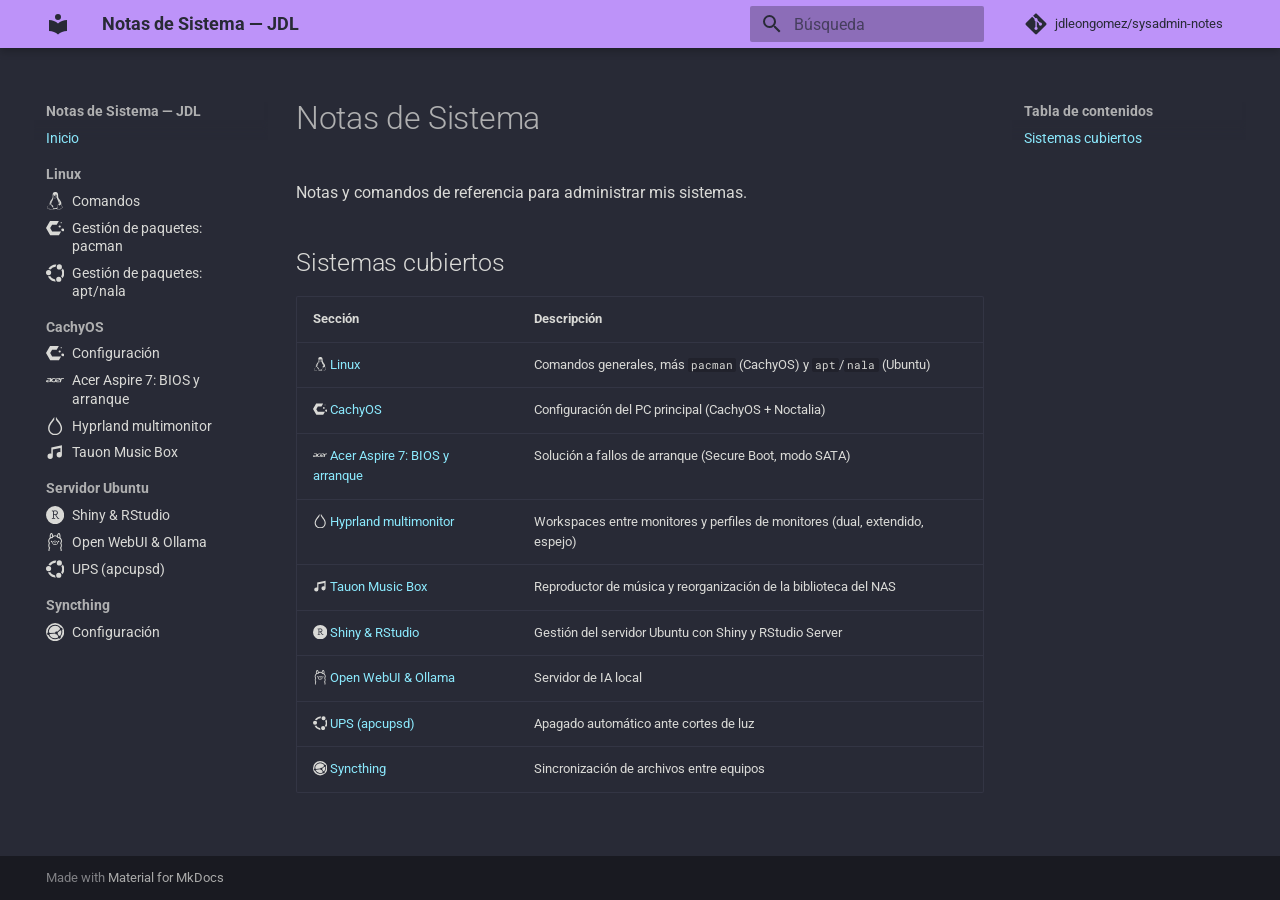
<file: index.html>
<!doctype html>
<html lang="es" class="no-js">
  <head>
    
      <meta charset="utf-8">
      <meta name="viewport" content="width=device-width,initial-scale=1">
      
        <meta name="description" content="Notas personales para administrar servidor Ubuntu y PC CachyOS">
      
      
        <meta name="author" content="Juan David Leongómez">
      
      
      
      
        <link rel="next" href="linux/comandos/">
      
      
        
      
      
      <link rel="icon" href="assets/images/favicon.png">
      <meta name="generator" content="mkdocs-1.6.1, mkdocs-material-9.8.0">
    
    
      
        <title>Notas de Sistema — JDL</title>
      
    
    
      <link rel="stylesheet" href="assets/stylesheets/main.57a0d79d.min.css">
      
        
        <link rel="stylesheet" href="assets/stylesheets/palette.fb2fffe2.min.css">
      
      


    
    
      
    
    
      
        
        
        <link rel="preconnect" href="https://fonts.gstatic.com" crossorigin>
        <link rel="stylesheet" href="https://fonts.googleapis.com/css?family=Roboto:300,300i,400,400i,700,700i%7CRoboto+Mono:400,400i,700,700i&display=fallback">
        <style>:root{--md-text-font:"Roboto";--md-code-font:"Roboto Mono"}</style>
      
    
    
      <link rel="stylesheet" href="stylesheets/dracula.css">
    
    <script>__md_scope=new URL(".",location),__md_hash=e=>[...e].reduce(((e,_)=>(e<<5)-e+_.charCodeAt(0)),0),__md_get=(e,_=localStorage,t=__md_scope)=>JSON.parse(_.getItem(t.pathname+"."+e)),__md_set=(e,_,t=localStorage,a=__md_scope)=>{try{t.setItem(a.pathname+"."+e,JSON.stringify(_))}catch(e){}}</script>
    
      

    
    
  </head>
  
  
    
    
      
    
    
    
    
    <body dir="ltr" data-md-color-scheme="dracula" data-md-color-primary="indigo" data-md-color-accent="indigo">
  
    
    <input class="md-toggle" data-md-toggle="drawer" type="checkbox" id="__drawer" autocomplete="off">
    <input class="md-toggle" data-md-toggle="search" type="checkbox" id="__search" autocomplete="off">
    <label class="md-overlay" for="__drawer"></label>
    <div data-md-component="skip">
      
        
        <a href="#notas-de-sistema" class="md-skip">
          Saltar a contenido
        </a>
      
    </div>
    <div data-md-component="announce">
      
    </div>
    
    
      

  

<header class="md-header md-header--shadow" data-md-component="header">
  <nav class="md-header__inner md-grid" aria-label="Cabecera">
    <a href="." title="Notas de Sistema — JDL" class="md-header__button md-logo" aria-label="Notas de Sistema — JDL" data-md-component="logo">
      
  
  <svg xmlns="http://www.w3.org/2000/svg" viewBox="0 0 24 24"><path d="M12 8a3 3 0 0 0 3-3 3 3 0 0 0-3-3 3 3 0 0 0-3 3 3 3 0 0 0 3 3m0 3.54C9.64 9.35 6.5 8 3 8v11c3.5 0 6.64 1.35 9 3.54 2.36-2.19 5.5-3.54 9-3.54V8c-3.5 0-6.64 1.35-9 3.54"/></svg>

    </a>
    <label class="md-header__button md-icon" for="__drawer">
      
      <svg xmlns="http://www.w3.org/2000/svg" viewBox="0 0 24 24"><path d="M3 6h18v2H3zm0 5h18v2H3zm0 5h18v2H3z"/></svg>
    </label>
    <div class="md-header__title" data-md-component="header-title">
      <div class="md-header__ellipsis">
        <div class="md-header__topic">
          <span class="md-ellipsis">
            Notas de Sistema — JDL
          </span>
        </div>
        <div class="md-header__topic" data-md-component="header-topic">
          <span class="md-ellipsis">
            
              Inicio
            
          </span>
        </div>
      </div>
    </div>
    
      
        <form class="md-header__option" data-md-component="palette">
  
    
    
    
    <input class="md-option" data-md-color-media="" data-md-color-scheme="dracula" data-md-color-primary="indigo" data-md-color-accent="indigo"  aria-hidden="true"  type="radio" name="__palette" id="__palette_0">
    
  
</form>
      
    
    
      <script>var palette=__md_get("__palette");if(palette&&palette.color){if("(prefers-color-scheme)"===palette.color.media){var media=matchMedia("(prefers-color-scheme: light)"),input=document.querySelector(media.matches?"[data-md-color-media='(prefers-color-scheme: light)']":"[data-md-color-media='(prefers-color-scheme: dark)']");palette.color.media=input.getAttribute("data-md-color-media"),palette.color.scheme=input.getAttribute("data-md-color-scheme"),palette.color.primary=input.getAttribute("data-md-color-primary"),palette.color.accent=input.getAttribute("data-md-color-accent")}for(var[key,value]of Object.entries(palette.color))document.body.setAttribute("data-md-color-"+key,value)}</script>
    
    
    
      
      
        <label class="md-header__button md-icon" for="__search">
          
          <svg xmlns="http://www.w3.org/2000/svg" viewBox="0 0 24 24"><path d="M9.5 3A6.5 6.5 0 0 1 16 9.5c0 1.61-.59 3.09-1.56 4.23l.27.27h.79l5 5-1.5 1.5-5-5v-.79l-.27-.27A6.52 6.52 0 0 1 9.5 16 6.5 6.5 0 0 1 3 9.5 6.5 6.5 0 0 1 9.5 3m0 2C7 5 5 7 5 9.5S7 14 9.5 14 14 12 14 9.5 12 5 9.5 5"/></svg>
        </label>
        <div class="md-search" data-md-component="search" role="dialog">
  <label class="md-search__overlay" for="__search"></label>
  <div class="md-search__inner" role="search">
    <form class="md-search__form" name="search">
      <input type="text" class="md-search__input" name="query" aria-label="Búsqueda" placeholder="Búsqueda" autocapitalize="off" autocorrect="off" autocomplete="off" spellcheck="false" data-md-component="search-query" required>
      <label class="md-search__icon md-icon" for="__search">
        
        <svg xmlns="http://www.w3.org/2000/svg" viewBox="0 0 24 24"><path d="M9.5 3A6.5 6.5 0 0 1 16 9.5c0 1.61-.59 3.09-1.56 4.23l.27.27h.79l5 5-1.5 1.5-5-5v-.79l-.27-.27A6.52 6.52 0 0 1 9.5 16 6.5 6.5 0 0 1 3 9.5 6.5 6.5 0 0 1 9.5 3m0 2C7 5 5 7 5 9.5S7 14 9.5 14 14 12 14 9.5 12 5 9.5 5"/></svg>
        
        <svg xmlns="http://www.w3.org/2000/svg" viewBox="0 0 24 24"><path d="M20 11v2H8l5.5 5.5-1.42 1.42L4.16 12l7.92-7.92L13.5 5.5 8 11z"/></svg>
      </label>
      <nav class="md-search__options" aria-label="Buscar">
        
        <button type="reset" class="md-search__icon md-icon" title="Limpiar" aria-label="Limpiar" tabindex="-1">
          
          <svg xmlns="http://www.w3.org/2000/svg" viewBox="0 0 24 24"><path d="M19 6.41 17.59 5 12 10.59 6.41 5 5 6.41 10.59 12 5 17.59 6.41 19 12 13.41 17.59 19 19 17.59 13.41 12z"/></svg>
        </button>
      </nav>
      
        <div class="md-search__suggest" data-md-component="search-suggest"></div>
      
    </form>
    <div class="md-search__output">
      <div class="md-search__scrollwrap" tabindex="0" data-md-scrollfix>
        <div class="md-search-result" data-md-component="search-result">
          <div class="md-search-result__meta">
            Inicializando búsqueda
          </div>
          <ol class="md-search-result__list" role="presentation"></ol>
        </div>
      </div>
    </div>
  </div>
</div>
      
    
    
      <div class="md-header__source">
        <a href="https://github.com/jdleongomez/sysadmin-notes" title="Ir al repositorio" class="md-source" data-md-component="source">
  <div class="md-source__icon md-icon">
    
    <svg xmlns="http://www.w3.org/2000/svg" viewBox="0 0 448 512"><!--! Font Awesome Free 7.1.0 by @fontawesome - https://fontawesome.com License - https://fontawesome.com/license/free (Icons: CC BY 4.0, Fonts: SIL OFL 1.1, Code: MIT License) Copyright 2025 Fonticons, Inc.--><path d="M439.6 236.1 244 40.5c-5.4-5.5-12.8-8.5-20.4-8.5s-15 3-20.4 8.4L162.5 81l51.5 51.5c27.1-9.1 52.7 16.8 43.4 43.7l49.7 49.7c34.2-11.8 61.2 31 35.5 56.7-26.5 26.5-70.2-2.9-56-37.3L240.3 199v121.9c25.3 12.5 22.3 41.8 9.1 55-6.4 6.4-15.2 10.1-24.3 10.1s-17.8-3.6-24.3-10.1c-17.6-17.6-11.1-46.9 11.2-56v-123c-20.8-8.5-24.6-30.7-18.6-45L142.6 101 8.5 235.1C3 240.6 0 247.9 0 255.5s3 15 8.5 20.4l195.6 195.7c5.4 5.4 12.7 8.4 20.4 8.4s15-3 20.4-8.4l194.7-194.7c5.4-5.4 8.4-12.8 8.4-20.4s-3-15-8.4-20.4"/></svg>
  </div>
  <div class="md-source__repository">
    jdleongomez/sysadmin-notes
  </div>
</a>
      </div>
    
  </nav>
  
</header>
    
    <div class="md-container" data-md-component="container">
      
      
        
          
        
      
      <main class="md-main" data-md-component="main">
        <div class="md-main__inner md-grid">
          
            
              
              <div class="md-sidebar md-sidebar--primary" data-md-component="sidebar" data-md-type="navigation" >
                <div class="md-sidebar__scrollwrap">
                  <div class="md-sidebar__inner">
                    



<nav class="md-nav md-nav--primary" aria-label="Navegación" data-md-level="0">
  <label class="md-nav__title" for="__drawer">
    <a href="." title="Notas de Sistema — JDL" class="md-nav__button md-logo" aria-label="Notas de Sistema — JDL" data-md-component="logo">
      
  
  <svg xmlns="http://www.w3.org/2000/svg" viewBox="0 0 24 24"><path d="M12 8a3 3 0 0 0 3-3 3 3 0 0 0-3-3 3 3 0 0 0-3 3 3 3 0 0 0 3 3m0 3.54C9.64 9.35 6.5 8 3 8v11c3.5 0 6.64 1.35 9 3.54 2.36-2.19 5.5-3.54 9-3.54V8c-3.5 0-6.64 1.35-9 3.54"/></svg>

    </a>
    Notas de Sistema — JDL
  </label>
  
    <div class="md-nav__source">
      <a href="https://github.com/jdleongomez/sysadmin-notes" title="Ir al repositorio" class="md-source" data-md-component="source">
  <div class="md-source__icon md-icon">
    
    <svg xmlns="http://www.w3.org/2000/svg" viewBox="0 0 448 512"><!--! Font Awesome Free 7.1.0 by @fontawesome - https://fontawesome.com License - https://fontawesome.com/license/free (Icons: CC BY 4.0, Fonts: SIL OFL 1.1, Code: MIT License) Copyright 2025 Fonticons, Inc.--><path d="M439.6 236.1 244 40.5c-5.4-5.5-12.8-8.5-20.4-8.5s-15 3-20.4 8.4L162.5 81l51.5 51.5c27.1-9.1 52.7 16.8 43.4 43.7l49.7 49.7c34.2-11.8 61.2 31 35.5 56.7-26.5 26.5-70.2-2.9-56-37.3L240.3 199v121.9c25.3 12.5 22.3 41.8 9.1 55-6.4 6.4-15.2 10.1-24.3 10.1s-17.8-3.6-24.3-10.1c-17.6-17.6-11.1-46.9 11.2-56v-123c-20.8-8.5-24.6-30.7-18.6-45L142.6 101 8.5 235.1C3 240.6 0 247.9 0 255.5s3 15 8.5 20.4l195.6 195.7c5.4 5.4 12.7 8.4 20.4 8.4s15-3 20.4-8.4l194.7-194.7c5.4-5.4 8.4-12.8 8.4-20.4s-3-15-8.4-20.4"/></svg>
  </div>
  <div class="md-source__repository">
    jdleongomez/sysadmin-notes
  </div>
</a>
    </div>
  
  <ul class="md-nav__list" data-md-scrollfix>
    
      
      
  
  
    
  
  
  
    <li class="md-nav__item md-nav__item--active">
      
      <input class="md-nav__toggle md-toggle" type="checkbox" id="__toc">
      
      
        
      
      
        <label class="md-nav__link md-nav__link--active" for="__toc">
          
  
  
  <span class="md-ellipsis">
    
  
    Inicio
  

    
  </span>
  
  

          <span class="md-nav__icon md-icon"></span>
        </label>
      
      <a href="." class="md-nav__link md-nav__link--active">
        
  
  
  <span class="md-ellipsis">
    
  
    Inicio
  

    
  </span>
  
  

      </a>
      
        

<nav class="md-nav md-nav--secondary" aria-label="Tabla de contenidos">
  
  
  
    
  
  
    <label class="md-nav__title" for="__toc">
      <span class="md-nav__icon md-icon"></span>
      Tabla de contenidos
    </label>
    <ul class="md-nav__list" data-md-component="toc" data-md-scrollfix>
      
        <li class="md-nav__item">
  <a href="#sistemas-cubiertos" class="md-nav__link">
    <span class="md-ellipsis">
      
        Sistemas cubiertos
      
    </span>
  </a>
  
</li>
      
    </ul>
  
</nav>
      
    </li>
  

    
      
      
  
  
  
  
    
    
    
    
      
        
        
      
    
    
    <li class="md-nav__item md-nav__item--section md-nav__item--nested">
      
        
        
        <input class="md-nav__toggle md-toggle " type="checkbox" id="__nav_2" >
        
          
          <label class="md-nav__link" for="__nav_2" id="__nav_2_label" tabindex="">
            
  
  
  <span class="md-ellipsis">
    
  
    Linux
  

    
  </span>
  
  

            <span class="md-nav__icon md-icon"></span>
          </label>
        
        <nav class="md-nav" data-md-level="1" aria-labelledby="__nav_2_label" aria-expanded="false">
          <label class="md-nav__title" for="__nav_2">
            <span class="md-nav__icon md-icon"></span>
            
  
    Linux
  

          </label>
          <ul class="md-nav__list" data-md-scrollfix>
            
              
                
  
  
  
  
    <li class="md-nav__item">
      <a href="linux/comandos/" class="md-nav__link">
        
  
  
    <svg xmlns="http://www.w3.org/2000/svg" viewBox="0 0 24 24"><path d="M12.504 0q-.232 0-.48.021c-4.226.333-3.105 4.807-3.17 6.298-.076 1.092-.3 1.953-1.05 3.02-.885 1.051-2.127 2.75-2.716 4.521-.278.832-.41 1.684-.287 2.489a.4.4 0 0 0-.11.135c-.26.268-.45.6-.663.839-.199.199-.485.267-.797.4-.313.136-.658.269-.864.68-.09.189-.136.394-.132.602 0 .199.027.4.055.536.058.399.116.728.04.97-.249.68-.28 1.145-.106 1.484.174.334.535.47.94.601.81.2 1.91.135 2.774.6.926.466 1.866.67 2.616.47.526-.116.97-.464 1.208-.946.587-.003 1.23-.269 2.26-.334.699-.058 1.574.267 2.577.2.025.134.063.198.114.333l.003.003c.391.778 1.113 1.132 1.884 1.071s1.592-.536 2.257-1.306c.631-.765 1.683-1.084 2.378-1.503.348-.199.629-.469.649-.853.023-.4-.2-.811-.714-1.376v-.097l-.003-.003c-.17-.2-.25-.535-.338-.926-.085-.401-.182-.786-.492-1.046h-.003c-.059-.054-.123-.067-.188-.135a.36.36 0 0 0-.19-.064c.431-1.278.264-2.55-.173-3.694-.533-1.41-1.465-2.638-2.175-3.483-.796-1.005-1.576-1.957-1.56-3.368.026-2.152.236-6.133-3.544-6.139m.529 3.405h.013c.213 0 .396.062.584.198.19.135.33.332.438.533.105.259.158.459.166.724 0-.02.006-.04.006-.06v.105l-.004-.021-.004-.024a1.8 1.8 0 0 1-.15.706.95.95 0 0 1-.213.335 1 1 0 0 0-.088-.042c-.104-.045-.198-.064-.284-.133a1.3 1.3 0 0 0-.22-.066c.05-.06.146-.133.183-.198q.08-.193.088-.402v-.02a1.2 1.2 0 0 0-.061-.4c-.045-.134-.101-.2-.183-.333-.084-.066-.167-.132-.267-.132h-.016c-.093 0-.176.03-.262.132a.8.8 0 0 0-.205.334 1.2 1.2 0 0 0-.09.4v.019q.002.134.02.267c-.193-.067-.438-.135-.607-.202a2 2 0 0 1-.018-.2v-.02a1.8 1.8 0 0 1 .15-.768 1.08 1.08 0 0 1 .43-.533 1 1 0 0 1 .594-.2zm-2.962.059h.036c.142 0 .27.048.399.135.146.129.264.288.344.465.09.199.14.4.153.667v.004c.007.134.006.2-.002.266v.08c-.03.007-.056.018-.083.024-.152.055-.274.135-.393.2q.018-.136.003-.267v-.015c-.012-.133-.04-.2-.082-.333a.6.6 0 0 0-.166-.267.25.25 0 0 0-.183-.064h-.021c-.071.006-.13.04-.186.132a.55.55 0 0 0-.12.27 1 1 0 0 0-.023.33v.015c.012.135.037.2.08.334.046.134.098.2.166.268q.014.014.034.024c-.07.057-.117.07-.176.136a.3.3 0 0 1-.131.068 2.6 2.6 0 0 1-.275-.402 1.8 1.8 0 0 1-.155-.667 1.8 1.8 0 0 1 .08-.668 1.4 1.4 0 0 1 .283-.535c.128-.133.26-.2.418-.2m1.37 1.706c.332 0 .733.065 1.216.399.293.2.523.269 1.052.468h.003c.255.136.405.266.478.399v-.131a.57.57 0 0 1 .016.47c-.123.31-.516.643-1.063.842v.002c-.268.135-.501.333-.775.465-.276.135-.588.292-1.012.267a1.1 1.1 0 0 1-.448-.067 4 4 0 0 1-.322-.198c-.195-.135-.363-.332-.612-.465v-.005h-.005c-.4-.246-.616-.512-.686-.71q-.104-.403.193-.6c.224-.135.38-.271.483-.336.104-.074.143-.102.176-.131h.002v-.003c.169-.202.436-.47.839-.601.139-.036.294-.065.466-.065zm2.8 2.142c.358 1.417 1.196 3.475 1.735 4.473.286.534.855 1.659 1.102 3.024.156-.005.33.018.513.064.646-1.671-.546-3.467-1.089-3.966-.22-.2-.232-.335-.123-.335.59.534 1.365 1.572 1.646 2.757.13.535.16 1.104.021 1.67.067.028.135.06.205.067 1.032.534 1.413.938 1.23 1.537v-.043c-.06-.003-.12 0-.18 0h-.016c.151-.467-.182-.825-1.065-1.224-.915-.4-1.646-.336-1.77.465-.008.043-.013.066-.018.135-.068.023-.139.053-.209.064-.43.268-.662.669-.793 1.187-.13.533-.17 1.156-.205 1.869v.003c-.02.334-.17.838-.319 1.35-1.5 1.072-3.58 1.538-5.348.334a2.7 2.7 0 0 0-.402-.533 1.5 1.5 0 0 0-.275-.333c.182 0 .338-.03.465-.067a.62.62 0 0 0 .314-.334c.108-.267 0-.697-.345-1.163s-.931-.995-1.788-1.521c-.63-.4-.986-.87-1.15-1.396-.165-.534-.143-1.085-.015-1.645.245-1.07.873-2.11 1.274-2.763.107-.065.037.135-.408.974-.396.751-1.14 2.497-.122 3.854a8.1 8.1 0 0 1 .647-2.876c.564-1.278 1.743-3.504 1.836-5.268.048.036.217.135.289.202.218.133.38.333.59.465.21.201.477.335.876.335q.058.005.11.006c.412 0 .73-.134.997-.268.29-.134.52-.334.74-.4h.005c.467-.135.835-.402 1.044-.7zm2.185 8.958c.037.6.343 1.245.882 1.377.588.134 1.434-.333 1.791-.765l.211-.01c.315-.007.577.01.847.268l.003.003c.208.199.305.53.391.876.085.4.154.78.409 1.066.486.527.645.906.636 1.14l.003-.007v.018l-.003-.012c-.015.262-.185.396-.498.595-.63.401-1.746.712-2.457 1.57-.618.737-1.37 1.14-2.036 1.191-.664.053-1.237-.2-1.574-.898l-.005-.003c-.21-.4-.12-1.025.056-1.69.176-.668.428-1.344.463-1.897.037-.714.076-1.335.195-1.814.12-.465.308-.797.641-.984l.045-.022zm-10.814.049h.01q.08 0 .157.014c.376.055.706.333 1.023.752l.91 1.664.003.003c.243.533.754 1.064 1.189 1.637.434.598.77 1.131.729 1.57v.006c-.057.744-.48 1.148-1.125 1.294-.645.135-1.52.002-2.395-.464-.968-.536-2.118-.469-2.857-.602q-.553-.1-.723-.4c-.11-.2-.113-.602.123-1.23v-.004l.002-.003c.117-.334.03-.752-.027-1.118-.055-.401-.083-.71.043-.94.16-.334.396-.4.69-.533.294-.135.64-.202.915-.47h.002v-.002c.256-.268.445-.601.668-.838.19-.201.38-.336.663-.336m7.159-9.074c-.435.201-.945.535-1.488.535-.542 0-.97-.267-1.28-.466-.154-.134-.28-.268-.373-.335-.164-.134-.144-.333-.074-.333.109.016.129.134.199.2.096.066.215.2.36.333.292.2.68.467 1.167.467.485 0 1.053-.267 1.398-.466.195-.135.445-.334.648-.467.156-.136.149-.267.279-.267.128.016.034.134-.147.332a8 8 0 0 1-.69.468zm-1.082-1.583V5.64c-.006-.02.013-.042.029-.05.074-.043.18-.027.26.004.063 0 .16.067.15.135-.006.049-.085.066-.135.066-.055 0-.092-.043-.141-.068-.052-.018-.146-.008-.163-.065m-.551 0c-.02.058-.113.049-.166.066-.047.025-.086.068-.14.068-.05 0-.13-.02-.136-.068-.01-.066.088-.133.15-.133.08-.031.184-.047.259-.005.019.009.036.03.03.05v.02h.003z"/></svg>
  
  <span class="md-ellipsis">
    
  
    Comandos
  

    
  </span>
  
  

      </a>
    </li>
  

              
            
              
                
  
  
  
  
    <li class="md-nav__item">
      <a href="linux/pacman/" class="md-nav__link">
        
  
  
    <svg viewBox="0 0 24 24" xmlns="http://www.w3.org/2000/svg"><path d="M5.301 2.646 0 11.771l5.541 9.583h11.486l2.904-5.017H8.102l-2.56-4.429L8.067 7.54h6.063l2.83-4.893ZM20.058 4.12a.748.748 0 0 0 0 1.496.748.748 0 0 0 0-1.496m-1.983 4.303a1.45 1.45 0 0 0 0 2.9 1.45 1.45 0 0 0 0-2.9m4.02 3.98a1.904 1.904 0 0 0 0 3.809 1.904 1.904 0 0 0 0-3.81"/></svg>
  
  <span class="md-ellipsis">
    
  
    Gestión de paquetes: pacman
  

    
  </span>
  
  

      </a>
    </li>
  

              
            
              
                
  
  
  
  
    <li class="md-nav__item">
      <a href="linux/apt-nala/" class="md-nav__link">
        
  
  
    <svg xmlns="http://www.w3.org/2000/svg" viewBox="0 0 24 24"><path d="M17.61.455a3.41 3.41 0 0 0-3.41 3.41 3.41 3.41 0 0 0 3.41 3.41 3.41 3.41 0 0 0 3.41-3.41 3.41 3.41 0 0 0-3.41-3.41M12.92.8C8.923.777 5.137 2.941 3.148 6.451a5 5 0 0 1 .26-.007 4.9 4.9 0 0 1 2.585.737A8.32 8.32 0 0 1 12.688 3.6 4.94 4.94 0 0 1 13.723.834 11 11 0 0 0 12.92.8m9.226 4.994a4.9 4.9 0 0 1-1.918 2.246 8.36 8.36 0 0 1-.273 8.303 4.9 4.9 0 0 1 1.632 2.54 11.16 11.16 0 0 0 .559-13.089M3.41 7.932A3.41 3.41 0 0 0 0 11.342a3.41 3.41 0 0 0 3.41 3.409 3.41 3.41 0 0 0 3.41-3.41 3.41 3.41 0 0 0-3.41-3.41zm2.027 7.866a4.9 4.9 0 0 1-2.915.358 11.1 11.1 0 0 0 7.991 6.698 11.2 11.2 0 0 0 2.422.249 4.88 4.88 0 0 1-.999-2.85 9 9 0 0 1-.836-.136 8.3 8.3 0 0 1-5.663-4.32zm11.405.928a3.41 3.41 0 0 0-3.41 3.41 3.41 3.41 0 0 0 3.41 3.41 3.41 3.41 0 0 0 3.41-3.41 3.41 3.41 0 0 0-3.41-3.41"/></svg>
  
  <span class="md-ellipsis">
    
  
    Gestión de paquetes: apt/nala
  

    
  </span>
  
  

      </a>
    </li>
  

              
            
          </ul>
        </nav>
      
    </li>
  

    
      
      
  
  
  
  
    
    
    
    
      
        
        
      
    
    
    <li class="md-nav__item md-nav__item--section md-nav__item--nested">
      
        
        
        <input class="md-nav__toggle md-toggle " type="checkbox" id="__nav_3" >
        
          
          <label class="md-nav__link" for="__nav_3" id="__nav_3_label" tabindex="">
            
  
  
  <span class="md-ellipsis">
    
  
    CachyOS
  

    
  </span>
  
  

            <span class="md-nav__icon md-icon"></span>
          </label>
        
        <nav class="md-nav" data-md-level="1" aria-labelledby="__nav_3_label" aria-expanded="false">
          <label class="md-nav__title" for="__nav_3">
            <span class="md-nav__icon md-icon"></span>
            
  
    CachyOS
  

          </label>
          <ul class="md-nav__list" data-md-scrollfix>
            
              
                
  
  
  
  
    <li class="md-nav__item">
      <a href="cachyos/configuracion/" class="md-nav__link">
        
  
  
    <svg viewBox="0 0 24 24" xmlns="http://www.w3.org/2000/svg"><path d="M5.301 2.646 0 11.771l5.541 9.583h11.486l2.904-5.017H8.102l-2.56-4.429L8.067 7.54h6.063l2.83-4.893ZM20.058 4.12a.748.748 0 0 0 0 1.496.748.748 0 0 0 0-1.496m-1.983 4.303a1.45 1.45 0 0 0 0 2.9 1.45 1.45 0 0 0 0-2.9m4.02 3.98a1.904 1.904 0 0 0 0 3.809 1.904 1.904 0 0 0 0-3.81"/></svg>
  
  <span class="md-ellipsis">
    
  
    Configuración
  

    
  </span>
  
  

      </a>
    </li>
  

              
            
              
                
  
  
  
  
    <li class="md-nav__item">
      <a href="cachyos/acer-aspire-bios/" class="md-nav__link">
        
  
  
    <svg xmlns="http://www.w3.org/2000/svg" viewBox="0 0 24 24"><path d="M23.943 9.364c-.085-.113-.17-.198-.595-.226-.113 0-.453-.029-1.048-.029-1.56 0-2.636.482-3.175 1.417.142-.935-.765-1.417-2.749-1.417-2.324 0-3.798.935-4.393 2.834-.226.709-.226 1.276-.056 1.73h-.567c-.425.027-.992.056-1.36.056-.85 0-1.39-.142-1.588-.425-.17-.255-.17-.737.057-1.446.368-1.162 1.247-1.672 2.664-1.672.737 0 1.445.085 1.445.085.085 0 .142-.113.142-.198l-.028-.085-.057-.397c-.028-.255-.227-.397-.567-.453-.311-.029-.567-.029-.907-.029h-.028c-1.842 0-3.146.624-3.854 1.814.255-1.219-.596-1.814-2.551-1.814-1.105 0-1.9.029-2.353.085-.368.057-.595.199-.68.454l-.17.51c-.028.085.029.142.142.142.085 0 .425-.057.992-.086a25 25 0 0 1 1.672-.085c1.077 0 1.559.284 1.389.822-.029.114-.114.199-.255.227-1.02.17-1.842.284-2.438.369-1.7.226-2.692.736-2.947 1.587-.369 1.162.538 1.728 2.72 1.728 1.078 0 2.013-.056 2.75-.198.425-.085.652-.17.737-.453l.396-1.304c-.028 1.304.85 1.955 2.721 1.955.794 0 1.559-.028 1.927-.085.369-.056.567-.141.652-.425l.085-.396c.397.623 1.276.935 2.608.935 1.417 0 2.239-.029 2.465-.114a.52.52 0 0 0 .369-.311l.028-.085.17-.539c.029-.085-.028-.142-.142-.142l-.906.057c-.596.029-1.077.057-1.418.057-.651 0-1.076-.057-1.332-.142-.368-.142-.538-.397-.51-.822l2.863-.368c1.275-.17 2.154-.567 2.579-1.19l-.992 3.315c-.028.057 0 .114.028.142.029.028.085.057.199.057h1.19c.198 0 .283-.114.312-.199l1.048-3.656c.142-.481.567-.708 1.36-.708.71 0 1.22 0 1.56.028h.028c.057 0 .17-.028.255-.17l.17-.51c0-.085 0-.17-.057-.227M4.841 13.73c-.368.057-.907.085-1.587.085-1.219 0-1.729-.255-1.587-.737.113-.34.425-.567.935-.624l2.75-.368zm12.669-2.95q-.17.553-1.616.766l-2.295.311.056-.198c.199-.624.454-1.02.794-1.247q.51-.34 1.7-.34c1.05.028 1.503.255 1.36.708Z"/></svg>
  
  <span class="md-ellipsis">
    
  
    Acer Aspire 7: BIOS y arranque
  

    
  </span>
  
  

      </a>
    </li>
  

              
            
              
                
  
  
  
  
    <li class="md-nav__item">
      <a href="cachyos/hyprland-multimonitor/" class="md-nav__link">
        
  
  
    <svg xmlns="http://www.w3.org/2000/svg" viewBox="0 0 24 24"><path d="M13.1.001c.07.075.116.112.147.158.57.842 1.13 1.69 1.708 2.527.333.482.687.949 1.042 1.414.343.451.706.887 1.05 1.338.397.522.8 1.04 1.169 1.582.473.693.95 1.388 1.359 2.118.348.622.626 1.285.892 1.948.188.47.314.965.449 1.454.062.226.08.466.116.7.045.285.121.57.126.857.012.747.077 1.496-.053 2.239a9.2 9.2 0 0 1-.74 2.36c-.36.765-.798 1.472-1.333 2.125-.485.592-1.054 1.081-1.67 1.53a7.6 7.6 0 0 1-1.438.83c-.458.2-.93.36-1.415.495-1.096.305-2.208.372-3.327.294-.675-.048-1.357-.13-2-.373-.528-.2-1.06-.397-1.566-.646a6.5 6.5 0 0 1-1.13-.719c-.46-.36-.91-.742-1.308-1.167a8 8 0 0 1-.94-1.258 11.4 11.4 0 0 1-.77-1.47c-.239-.545-.393-1.12-.518-1.71-.195-.916-.132-1.833-.092-2.747.022-.525.161-1.05.294-1.564.14-.54.31-1.078.515-1.598s.444-1.032.718-1.52c.343-.613.722-1.207 1.112-1.79.354-.531.737-1.043 1.122-1.552.31-.41.647-.799.961-1.206.317-.412.622-.833.93-1.252.324-.444.651-.887.965-1.339.398-.573.78-1.156 1.175-1.731.057-.082.139-.148.208-.22L10.9.13c.003.063.009.126.009.19 0 .938.005 1.876-.006 2.815a.83.83 0 0 1-.133.408c-.303.48-.613.956-.94 1.419-.31.438-.646.86-.97 1.289q-.4.53-.803 1.058c-.187.244-.383.482-.566.729-.255.346-.511.693-.75 1.051-.287.432-.57.869-.827 1.318-.185.322-.33.667-.485 1.004a5 5 0 0 0-.227.576c-.11.348-.199.702-.309 1.05-.31.978-.245 1.983-.175 2.977.035.504.217 1.003.37 1.493.215.686.582 1.294.997 1.88q.424.601.967 1.082c.3.263.624.505.965.71.388.233.792.456 1.216.609.453.163.93.285 1.408.345.567.072 1.146.056 1.72.083.532.025 1.049-.081 1.566-.183.656-.129 1.255-.412 1.838-.722.697-.37 1.283-.896 1.796-1.488.524-.605.964-1.285 1.244-2.032.296-.787.542-1.603.505-2.468-.02-.468.005-.94-.038-1.404-.032-.343-.129-.682-.22-1.016a12 12 0 0 0-.362-1.167c-.146-.378-.333-.74-.517-1.102a12 12 0 0 0-.523-.943 17 17 0 0 0-.737-1.085c-.394-.53-.81-1.045-1.209-1.572a93 93 0 0 1-1.382-1.866c-.389-.542-.76-1.098-1.13-1.653a.6.6 0 0 1-.108-.311c-.008-1.016-.005-2.031-.005-3.047 0-.034.009-.068.02-.158z"/></svg>
  
  <span class="md-ellipsis">
    
  
    Hyprland multimonitor
  

    
  </span>
  
  

      </a>
    </li>
  

              
            
              
                
  
  
  
  
    <li class="md-nav__item">
      <a href="cachyos/tauon/" class="md-nav__link">
        
  
  
    <svg xmlns="http://www.w3.org/2000/svg" viewBox="0 0 24 24"><path d="M21 3v12.5a3.5 3.5 0 0 1-3.5 3.5 3.5 3.5 0 0 1-3.5-3.5 3.5 3.5 0 0 1 3.5-3.5c.54 0 1.05.12 1.5.34V6.47L9 8.6v8.9A3.5 3.5 0 0 1 5.5 21 3.5 3.5 0 0 1 2 17.5 3.5 3.5 0 0 1 5.5 14c.54 0 1.05.12 1.5.34V6z"/></svg>
  
  <span class="md-ellipsis">
    
  
    Tauon Music Box
  

    
  </span>
  
  

      </a>
    </li>
  

              
            
          </ul>
        </nav>
      
    </li>
  

    
      
      
  
  
  
  
    
    
    
    
      
        
        
      
    
    
    <li class="md-nav__item md-nav__item--section md-nav__item--nested">
      
        
        
        <input class="md-nav__toggle md-toggle " type="checkbox" id="__nav_4" >
        
          
          <label class="md-nav__link" for="__nav_4" id="__nav_4_label" tabindex="">
            
  
  
  <span class="md-ellipsis">
    
  
    Servidor Ubuntu
  

    
  </span>
  
  

            <span class="md-nav__icon md-icon"></span>
          </label>
        
        <nav class="md-nav" data-md-level="1" aria-labelledby="__nav_4_label" aria-expanded="false">
          <label class="md-nav__title" for="__nav_4">
            <span class="md-nav__icon md-icon"></span>
            
  
    Servidor Ubuntu
  

          </label>
          <ul class="md-nav__list" data-md-scrollfix>
            
              
                
  
  
  
  
    <li class="md-nav__item">
      <a href="ubuntu-server/shiny-rstudio/" class="md-nav__link">
        
  
  
    <svg xmlns="http://www.w3.org/2000/svg" viewBox="0 0 24 24"><path d="M12.178.002a12 12 0 0 0-8.662 3.515 12 12 0 0 0 0 16.97 12 12 0 0 0 16.97 0 12 12 0 0 0 0-16.97A12 12 0 0 0 12.179.002zM7.77 5.995c.562.128 1.05.217 1.663.217.921 0 1.863-.217 2.786-.217 1.79 0 3.45.814 3.45 2.8 0 1.54-.921 2.517-2.35 2.93l2.788 4.107h1.301v1.01h-1.986l-3.293-4.934h-1.757v3.924h1.718v1.01H7.77v-1.01h1.483V7.134L7.77 6.951v-.957zm4.466 1.012c-.596 0-1.213.053-1.864.127v3.798l.941.02c2.298.034 3.183-.85 3.183-2.026 0-1.376-.997-1.919-2.26-1.919"/></svg>
  
  <span class="md-ellipsis">
    
  
    Shiny & RStudio
  

    
  </span>
  
  

      </a>
    </li>
  

              
            
              
                
  
  
  
  
    <li class="md-nav__item">
      <a href="ubuntu-server/open-webui-ollama/" class="md-nav__link">
        
  
  
    <svg xmlns="http://www.w3.org/2000/svg" viewBox="0 0 24 24"><path d="M16.361 10.26a.9.9 0 0 0-.558.47l-.072.148.001.207c0 .193.004.217.059.353.076.193.152.312.291.448.24.238.51.3.872.205a.86.86 0 0 0 .517-.436.75.75 0 0 0 .08-.498c-.064-.453-.33-.782-.724-.897a1.1 1.1 0 0 0-.466 0m-9.203.005c-.305.096-.533.32-.65.639a1.2 1.2 0 0 0-.06.52c.057.309.31.59.598.667.362.095.632.033.872-.205.14-.136.215-.255.291-.448.055-.136.059-.16.059-.353l.001-.207-.072-.148a.9.9 0 0 0-.565-.472 1 1 0 0 0-.474.007m4.184 2c-.131.071-.223.25-.195.383.031.143.157.288.353.407.105.063.112.072.117.136.004.038-.01.146-.029.243-.02.094-.036.194-.036.222.002.074.07.195.143.253.064.052.076.054.255.059.164.005.198.001.264-.03.169-.082.212-.234.15-.525-.052-.243-.042-.28.087-.355.137-.08.281-.219.324-.314a.365.365 0 0 0-.175-.48.4.4 0 0 0-.181-.033c-.126 0-.207.03-.355.124l-.085.053-.053-.032c-.219-.13-.259-.145-.391-.143a.4.4 0 0 0-.193.032m.39-2.195c-.373.036-.475.05-.654.086a4.5 4.5 0 0 0-.951.328c-.94.46-1.589 1.226-1.787 2.114-.04.176-.045.234-.045.53 0 .294.005.357.043.524.264 1.16 1.332 2.017 2.714 2.173.3.033 1.596.033 1.896 0 1.11-.125 2.064-.727 2.493-1.571.114-.226.169-.372.22-.602.039-.167.044-.23.044-.523 0-.297-.005-.355-.045-.531-.288-1.29-1.539-2.304-3.072-2.497a7 7 0 0 0-.855-.031zm.645.937a3.3 3.3 0 0 1 1.44.514c.223.148.537.458.671.662.166.251.26.508.303.82.02.143.01.251-.043.482-.08.345-.332.705-.672.957a3 3 0 0 1-.689.348c-.382.122-.632.144-1.525.138-.582-.006-.686-.01-.853-.042q-.856-.16-1.35-.68c-.264-.28-.385-.535-.45-.946-.03-.192.025-.509.137-.776.136-.326.488-.73.836-.963.403-.269.934-.46 1.422-.512.187-.02.586-.02.773-.002m-5.503-11a1.65 1.65 0 0 0-.683.298C5.617.74 5.173 1.666 4.985 2.819c-.07.436-.119 1.04-.119 1.503 0 .544.064 1.24.155 1.721.02.107.031.202.023.208l-.187.152a5.3 5.3 0 0 0-.949 1.02 5.5 5.5 0 0 0-.94 2.339 6.6 6.6 0 0 0-.023 1.357c.091.78.325 1.438.727 2.04l.13.195-.037.064c-.269.452-.498 1.105-.605 1.732-.084.496-.095.629-.095 1.294 0 .67.009.803.088 1.266.095.555.288 1.143.503 1.534.071.128.243.393.264.407.007.003-.014.067-.046.141a7.4 7.4 0 0 0-.548 1.873 5 5 0 0 0-.071.991c0 .56.031.832.148 1.279L3.42 24h1.478l-.05-.091c-.297-.552-.325-1.575-.068-2.597.117-.472.25-.819.498-1.296l.148-.29v-.177c0-.165-.003-.184-.057-.293a.9.9 0 0 0-.194-.25 1.7 1.7 0 0 1-.385-.543c-.424-.92-.506-2.286-.208-3.451.124-.486.329-.918.544-1.154a.8.8 0 0 0 .223-.531c0-.195-.07-.355-.224-.522a3.14 3.14 0 0 1-.817-1.729c-.14-.96.114-2.005.69-2.834.563-.814 1.353-1.336 2.237-1.475.199-.033.57-.028.776.01.226.04.367.028.512-.041.179-.085.268-.19.374-.431.093-.215.165-.333.36-.576.234-.29.46-.489.822-.729.413-.27.884-.467 1.352-.561.17-.035.25-.04.569-.04s.398.005.569.04a4.07 4.07 0 0 1 1.914.997c.117.109.398.457.488.602.034.057.095.177.132.267.105.241.195.346.374.43.14.068.286.082.503.045.343-.058.607-.053.943.016 1.144.23 2.14 1.173 2.581 2.437.385 1.108.276 2.267-.296 3.153-.097.15-.193.27-.333.419-.301.322-.301.722-.001 1.053.493.539.801 1.866.708 3.036-.062.772-.26 1.463-.533 1.854a2 2 0 0 1-.224.258.9.9 0 0 0-.194.25c-.054.109-.057.128-.057.293v.178l.148.29c.248.476.38.823.498 1.295.253 1.008.231 2.01-.059 2.581a1 1 0 0 0-.044.098c0 .006.329.009.732.009h.73l.02-.074.036-.134c.019-.076.057-.3.088-.516a9 9 0 0 0 0-1.258c-.11-.875-.295-1.57-.597-2.226-.032-.074-.053-.138-.046-.141a1.4 1.4 0 0 0 .108-.152c.376-.569.607-1.284.724-2.228.031-.26.031-1.378 0-1.628-.083-.645-.182-1.082-.348-1.525a6 6 0 0 0-.329-.7l-.038-.064.131-.194c.402-.604.636-1.262.727-2.04a6.6 6.6 0 0 0-.024-1.358 5.5 5.5 0 0 0-.939-2.339 5.3 5.3 0 0 0-.95-1.02l-.186-.152a.7.7 0 0 1 .023-.208c.208-1.087.201-2.443-.017-3.503-.19-.924-.535-1.658-.98-2.082-.354-.338-.716-.482-1.15-.455-.996.059-1.8 1.205-2.116 3.01a7 7 0 0 0-.097.726c0 .036-.007.066-.015.066a1 1 0 0 1-.149-.078A4.86 4.86 0 0 0 12 3.03c-.832 0-1.687.243-2.456.698a1 1 0 0 1-.148.078c-.008 0-.015-.03-.015-.066a7 7 0 0 0-.097-.725C8.997 1.392 8.337.319 7.46.048a2 2 0 0 0-.585-.041Zm.293 1.402c.248.197.523.759.682 1.388.03.113.06.244.069.292.007.047.026.152.041.233.067.365.098.76.102 1.24l.002.475-.12.175-.118.178h-.278c-.324 0-.646.041-.954.124l-.238.06c-.033.007-.038-.003-.057-.144a8.4 8.4 0 0 1 .016-2.323c.124-.788.413-1.501.696-1.711.067-.05.079-.049.157.013m9.825-.012c.17.126.358.46.498.888.28.854.36 2.028.212 3.145-.019.14-.024.151-.057.144l-.238-.06a3.7 3.7 0 0 0-.954-.124h-.278l-.119-.178-.119-.175.002-.474c.004-.669.066-1.19.214-1.772.157-.623.434-1.185.68-1.382.078-.062.09-.063.159-.012"/></svg>
  
  <span class="md-ellipsis">
    
  
    Open WebUI & Ollama
  

    
  </span>
  
  

      </a>
    </li>
  

              
            
              
                
  
  
  
  
    <li class="md-nav__item">
      <a href="ubuntu-server/apcupsd/" class="md-nav__link">
        
  
  
    <svg xmlns="http://www.w3.org/2000/svg" viewBox="0 0 24 24"><path d="M17.61.455a3.41 3.41 0 0 0-3.41 3.41 3.41 3.41 0 0 0 3.41 3.41 3.41 3.41 0 0 0 3.41-3.41 3.41 3.41 0 0 0-3.41-3.41M12.92.8C8.923.777 5.137 2.941 3.148 6.451a5 5 0 0 1 .26-.007 4.9 4.9 0 0 1 2.585.737A8.32 8.32 0 0 1 12.688 3.6 4.94 4.94 0 0 1 13.723.834 11 11 0 0 0 12.92.8m9.226 4.994a4.9 4.9 0 0 1-1.918 2.246 8.36 8.36 0 0 1-.273 8.303 4.9 4.9 0 0 1 1.632 2.54 11.16 11.16 0 0 0 .559-13.089M3.41 7.932A3.41 3.41 0 0 0 0 11.342a3.41 3.41 0 0 0 3.41 3.409 3.41 3.41 0 0 0 3.41-3.41 3.41 3.41 0 0 0-3.41-3.41zm2.027 7.866a4.9 4.9 0 0 1-2.915.358 11.1 11.1 0 0 0 7.991 6.698 11.2 11.2 0 0 0 2.422.249 4.88 4.88 0 0 1-.999-2.85 9 9 0 0 1-.836-.136 8.3 8.3 0 0 1-5.663-4.32zm11.405.928a3.41 3.41 0 0 0-3.41 3.41 3.41 3.41 0 0 0 3.41 3.41 3.41 3.41 0 0 0 3.41-3.41 3.41 3.41 0 0 0-3.41-3.41"/></svg>
  
  <span class="md-ellipsis">
    
  
    UPS (apcupsd)
  

    
  </span>
  
  

      </a>
    </li>
  

              
            
          </ul>
        </nav>
      
    </li>
  

    
      
      
  
  
  
  
    
    
    
    
      
        
        
      
    
    
    <li class="md-nav__item md-nav__item--section md-nav__item--nested">
      
        
        
        <input class="md-nav__toggle md-toggle " type="checkbox" id="__nav_5" >
        
          
          <label class="md-nav__link" for="__nav_5" id="__nav_5_label" tabindex="">
            
  
  
  <span class="md-ellipsis">
    
  
    Syncthing
  

    
  </span>
  
  

            <span class="md-nav__icon md-icon"></span>
          </label>
        
        <nav class="md-nav" data-md-level="1" aria-labelledby="__nav_5_label" aria-expanded="false">
          <label class="md-nav__title" for="__nav_5">
            <span class="md-nav__icon md-icon"></span>
            
  
    Syncthing
  

          </label>
          <ul class="md-nav__list" data-md-scrollfix>
            
              
                
  
  
  
  
    <li class="md-nav__item">
      <a href="syncthing/configuracion/" class="md-nav__link">
        
  
  
    <svg xmlns="http://www.w3.org/2000/svg" viewBox="0 0 24 24"><path d="M12 0A12 12 0 0 0 0 12a12 12 0 0 0 12 12 12 12 0 0 0 12-12A12 12 0 0 0 12 0m0 2.412c3.115 0 5.885 1.5 7.629 3.815a1.834 1.834 0 0 1 1.564 3.162c.23.818.354 1.68.354 2.57a9.5 9.5 0 0 1-2.166 6.05c.128.281.189.595.162.92a1.854 1.854 0 0 1-2.004 1.678 1.86 1.86 0 0 1-.877-.322A9.5 9.5 0 0 1 12 21.505c-3.84 0-7.154-2.277-8.668-5.552-.3-.01-.601-.092-.879-.254-.858-.51-1.144-1.634-.633-2.513.164-.276.39-.493.653-.643a10 10 0 0 1-.02-.584c0-5.265 4.282-9.547 9.547-9.547m0 1.227a8.31 8.31 0 0 0-8.31 8.683c.22.036.439.111.644.23.323.2.564.484.713.805l6.984-.644a1.78 1.78 0 0 1 .787-1.08c.288-.19.612-.286.936-.295.34-.01.68.08.978.254l3.51-2.914a1.82 1.82 0 0 1 .317-1.84A8.3 8.3 0 0 0 12 3.638zm7.027 5.98-3.502 2.91a1.83 1.83 0 0 1-.23 1.719l1.904 2.744c.212-.06.436-.085.668-.066.238.024.46.092.66.193a8.3 8.3 0 0 0 1.793-5.16 8.4 8.4 0 0 0-.265-2.092 1.84 1.84 0 0 1-1.028-.248m-6.886 4.315-6.975.644a1.8 1.8 0 0 1-.66 1.004A8.31 8.31 0 0 0 12 20.279a8.3 8.3 0 0 0 3.938-.986 1.9 1.9 0 0 1-.075-.69c.028-.341.148-.65.332-.908L14.29 14.95a1.84 1.84 0 0 1-2.148-1.015z"/></svg>
  
  <span class="md-ellipsis">
    
  
    Configuración
  

    
  </span>
  
  

      </a>
    </li>
  

              
            
          </ul>
        </nav>
      
    </li>
  

    
  </ul>
</nav>
                  </div>
                </div>
              </div>
            
            
              
              <div class="md-sidebar md-sidebar--secondary" data-md-component="sidebar" data-md-type="toc" >
                <div class="md-sidebar__scrollwrap">
                  <div class="md-sidebar__inner">
                    

<nav class="md-nav md-nav--secondary" aria-label="Tabla de contenidos">
  
  
  
    
  
  
    <label class="md-nav__title" for="__toc">
      <span class="md-nav__icon md-icon"></span>
      Tabla de contenidos
    </label>
    <ul class="md-nav__list" data-md-component="toc" data-md-scrollfix>
      
        <li class="md-nav__item">
  <a href="#sistemas-cubiertos" class="md-nav__link">
    <span class="md-ellipsis">
      
        Sistemas cubiertos
      
    </span>
  </a>
  
</li>
      
    </ul>
  
</nav>
                  </div>
                </div>
              </div>
            
          
          
            <div class="md-content" data-md-component="content">
              
              <article class="md-content__inner md-typeset">
                
                  


  
  


<h1 id="notas-de-sistema">Notas de Sistema<a class="headerlink" href="#notas-de-sistema" title="Permanent link">&para;</a></h1>
<p>Notas y comandos de referencia para administrar mis sistemas.</p>
<h2 id="sistemas-cubiertos">Sistemas cubiertos<a class="headerlink" href="#sistemas-cubiertos" title="Permanent link">&para;</a></h2>
<table>
<thead>
<tr>
<th>Sección</th>
<th>Descripción</th>
</tr>
</thead>
<tbody>
<tr>
<td><span class="twemoji"><svg xmlns="http://www.w3.org/2000/svg" viewBox="0 0 24 24"><path d="M12.504 0q-.232 0-.48.021c-4.226.333-3.105 4.807-3.17 6.298-.076 1.092-.3 1.953-1.05 3.02-.885 1.051-2.127 2.75-2.716 4.521-.278.832-.41 1.684-.287 2.489a.4.4 0 0 0-.11.135c-.26.268-.45.6-.663.839-.199.199-.485.267-.797.4-.313.136-.658.269-.864.68-.09.189-.136.394-.132.602 0 .199.027.4.055.536.058.399.116.728.04.97-.249.68-.28 1.145-.106 1.484.174.334.535.47.94.601.81.2 1.91.135 2.774.6.926.466 1.866.67 2.616.47.526-.116.97-.464 1.208-.946.587-.003 1.23-.269 2.26-.334.699-.058 1.574.267 2.577.2.025.134.063.198.114.333l.003.003c.391.778 1.113 1.132 1.884 1.071s1.592-.536 2.257-1.306c.631-.765 1.683-1.084 2.378-1.503.348-.199.629-.469.649-.853.023-.4-.2-.811-.714-1.376v-.097l-.003-.003c-.17-.2-.25-.535-.338-.926-.085-.401-.182-.786-.492-1.046h-.003c-.059-.054-.123-.067-.188-.135a.36.36 0 0 0-.19-.064c.431-1.278.264-2.55-.173-3.694-.533-1.41-1.465-2.638-2.175-3.483-.796-1.005-1.576-1.957-1.56-3.368.026-2.152.236-6.133-3.544-6.139m.529 3.405h.013c.213 0 .396.062.584.198.19.135.33.332.438.533.105.259.158.459.166.724 0-.02.006-.04.006-.06v.105l-.004-.021-.004-.024a1.8 1.8 0 0 1-.15.706.95.95 0 0 1-.213.335 1 1 0 0 0-.088-.042c-.104-.045-.198-.064-.284-.133a1.3 1.3 0 0 0-.22-.066c.05-.06.146-.133.183-.198q.08-.193.088-.402v-.02a1.2 1.2 0 0 0-.061-.4c-.045-.134-.101-.2-.183-.333-.084-.066-.167-.132-.267-.132h-.016c-.093 0-.176.03-.262.132a.8.8 0 0 0-.205.334 1.2 1.2 0 0 0-.09.4v.019q.002.134.02.267c-.193-.067-.438-.135-.607-.202a2 2 0 0 1-.018-.2v-.02a1.8 1.8 0 0 1 .15-.768 1.08 1.08 0 0 1 .43-.533 1 1 0 0 1 .594-.2zm-2.962.059h.036c.142 0 .27.048.399.135.146.129.264.288.344.465.09.199.14.4.153.667v.004c.007.134.006.2-.002.266v.08c-.03.007-.056.018-.083.024-.152.055-.274.135-.393.2q.018-.136.003-.267v-.015c-.012-.133-.04-.2-.082-.333a.6.6 0 0 0-.166-.267.25.25 0 0 0-.183-.064h-.021c-.071.006-.13.04-.186.132a.55.55 0 0 0-.12.27 1 1 0 0 0-.023.33v.015c.012.135.037.2.08.334.046.134.098.2.166.268q.014.014.034.024c-.07.057-.117.07-.176.136a.3.3 0 0 1-.131.068 2.6 2.6 0 0 1-.275-.402 1.8 1.8 0 0 1-.155-.667 1.8 1.8 0 0 1 .08-.668 1.4 1.4 0 0 1 .283-.535c.128-.133.26-.2.418-.2m1.37 1.706c.332 0 .733.065 1.216.399.293.2.523.269 1.052.468h.003c.255.136.405.266.478.399v-.131a.57.57 0 0 1 .016.47c-.123.31-.516.643-1.063.842v.002c-.268.135-.501.333-.775.465-.276.135-.588.292-1.012.267a1.1 1.1 0 0 1-.448-.067 4 4 0 0 1-.322-.198c-.195-.135-.363-.332-.612-.465v-.005h-.005c-.4-.246-.616-.512-.686-.71q-.104-.403.193-.6c.224-.135.38-.271.483-.336.104-.074.143-.102.176-.131h.002v-.003c.169-.202.436-.47.839-.601.139-.036.294-.065.466-.065zm2.8 2.142c.358 1.417 1.196 3.475 1.735 4.473.286.534.855 1.659 1.102 3.024.156-.005.33.018.513.064.646-1.671-.546-3.467-1.089-3.966-.22-.2-.232-.335-.123-.335.59.534 1.365 1.572 1.646 2.757.13.535.16 1.104.021 1.67.067.028.135.06.205.067 1.032.534 1.413.938 1.23 1.537v-.043c-.06-.003-.12 0-.18 0h-.016c.151-.467-.182-.825-1.065-1.224-.915-.4-1.646-.336-1.77.465-.008.043-.013.066-.018.135-.068.023-.139.053-.209.064-.43.268-.662.669-.793 1.187-.13.533-.17 1.156-.205 1.869v.003c-.02.334-.17.838-.319 1.35-1.5 1.072-3.58 1.538-5.348.334a2.7 2.7 0 0 0-.402-.533 1.5 1.5 0 0 0-.275-.333c.182 0 .338-.03.465-.067a.62.62 0 0 0 .314-.334c.108-.267 0-.697-.345-1.163s-.931-.995-1.788-1.521c-.63-.4-.986-.87-1.15-1.396-.165-.534-.143-1.085-.015-1.645.245-1.07.873-2.11 1.274-2.763.107-.065.037.135-.408.974-.396.751-1.14 2.497-.122 3.854a8.1 8.1 0 0 1 .647-2.876c.564-1.278 1.743-3.504 1.836-5.268.048.036.217.135.289.202.218.133.38.333.59.465.21.201.477.335.876.335q.058.005.11.006c.412 0 .73-.134.997-.268.29-.134.52-.334.74-.4h.005c.467-.135.835-.402 1.044-.7zm2.185 8.958c.037.6.343 1.245.882 1.377.588.134 1.434-.333 1.791-.765l.211-.01c.315-.007.577.01.847.268l.003.003c.208.199.305.53.391.876.085.4.154.78.409 1.066.486.527.645.906.636 1.14l.003-.007v.018l-.003-.012c-.015.262-.185.396-.498.595-.63.401-1.746.712-2.457 1.57-.618.737-1.37 1.14-2.036 1.191-.664.053-1.237-.2-1.574-.898l-.005-.003c-.21-.4-.12-1.025.056-1.69.176-.668.428-1.344.463-1.897.037-.714.076-1.335.195-1.814.12-.465.308-.797.641-.984l.045-.022zm-10.814.049h.01q.08 0 .157.014c.376.055.706.333 1.023.752l.91 1.664.003.003c.243.533.754 1.064 1.189 1.637.434.598.77 1.131.729 1.57v.006c-.057.744-.48 1.148-1.125 1.294-.645.135-1.52.002-2.395-.464-.968-.536-2.118-.469-2.857-.602q-.553-.1-.723-.4c-.11-.2-.113-.602.123-1.23v-.004l.002-.003c.117-.334.03-.752-.027-1.118-.055-.401-.083-.71.043-.94.16-.334.396-.4.69-.533.294-.135.64-.202.915-.47h.002v-.002c.256-.268.445-.601.668-.838.19-.201.38-.336.663-.336m7.159-9.074c-.435.201-.945.535-1.488.535-.542 0-.97-.267-1.28-.466-.154-.134-.28-.268-.373-.335-.164-.134-.144-.333-.074-.333.109.016.129.134.199.2.096.066.215.2.36.333.292.2.68.467 1.167.467.485 0 1.053-.267 1.398-.466.195-.135.445-.334.648-.467.156-.136.149-.267.279-.267.128.016.034.134-.147.332a8 8 0 0 1-.69.468zm-1.082-1.583V5.64c-.006-.02.013-.042.029-.05.074-.043.18-.027.26.004.063 0 .16.067.15.135-.006.049-.085.066-.135.066-.055 0-.092-.043-.141-.068-.052-.018-.146-.008-.163-.065m-.551 0c-.02.058-.113.049-.166.066-.047.025-.086.068-.14.068-.05 0-.13-.02-.136-.068-.01-.066.088-.133.15-.133.08-.031.184-.047.259-.005.019.009.036.03.03.05v.02h.003z"/></svg></span> <a href="linux/comandos/">Linux</a></td>
<td>Comandos generales, más <code>pacman</code> (CachyOS) y <code>apt</code>/<code>nala</code> (Ubuntu)</td>
</tr>
<tr>
<td><span class="twemoji"><svg viewBox="0 0 24 24" xmlns="http://www.w3.org/2000/svg"><path d="M5.301 2.646 0 11.771l5.541 9.583h11.486l2.904-5.017H8.102l-2.56-4.429L8.067 7.54h6.063l2.83-4.893ZM20.058 4.12a.748.748 0 0 0 0 1.496.748.748 0 0 0 0-1.496m-1.983 4.303a1.45 1.45 0 0 0 0 2.9 1.45 1.45 0 0 0 0-2.9m4.02 3.98a1.904 1.904 0 0 0 0 3.809 1.904 1.904 0 0 0 0-3.81"/></svg></span> <a href="cachyos/configuracion/">CachyOS</a></td>
<td>Configuración del PC principal (CachyOS + Noctalia)</td>
</tr>
<tr>
<td><span class="twemoji"><svg xmlns="http://www.w3.org/2000/svg" viewBox="0 0 24 24"><path d="M23.943 9.364c-.085-.113-.17-.198-.595-.226-.113 0-.453-.029-1.048-.029-1.56 0-2.636.482-3.175 1.417.142-.935-.765-1.417-2.749-1.417-2.324 0-3.798.935-4.393 2.834-.226.709-.226 1.276-.056 1.73h-.567c-.425.027-.992.056-1.36.056-.85 0-1.39-.142-1.588-.425-.17-.255-.17-.737.057-1.446.368-1.162 1.247-1.672 2.664-1.672.737 0 1.445.085 1.445.085.085 0 .142-.113.142-.198l-.028-.085-.057-.397c-.028-.255-.227-.397-.567-.453-.311-.029-.567-.029-.907-.029h-.028c-1.842 0-3.146.624-3.854 1.814.255-1.219-.596-1.814-2.551-1.814-1.105 0-1.9.029-2.353.085-.368.057-.595.199-.68.454l-.17.51c-.028.085.029.142.142.142.085 0 .425-.057.992-.086a25 25 0 0 1 1.672-.085c1.077 0 1.559.284 1.389.822-.029.114-.114.199-.255.227-1.02.17-1.842.284-2.438.369-1.7.226-2.692.736-2.947 1.587-.369 1.162.538 1.728 2.72 1.728 1.078 0 2.013-.056 2.75-.198.425-.085.652-.17.737-.453l.396-1.304c-.028 1.304.85 1.955 2.721 1.955.794 0 1.559-.028 1.927-.085.369-.056.567-.141.652-.425l.085-.396c.397.623 1.276.935 2.608.935 1.417 0 2.239-.029 2.465-.114a.52.52 0 0 0 .369-.311l.028-.085.17-.539c.029-.085-.028-.142-.142-.142l-.906.057c-.596.029-1.077.057-1.418.057-.651 0-1.076-.057-1.332-.142-.368-.142-.538-.397-.51-.822l2.863-.368c1.275-.17 2.154-.567 2.579-1.19l-.992 3.315c-.028.057 0 .114.028.142.029.028.085.057.199.057h1.19c.198 0 .283-.114.312-.199l1.048-3.656c.142-.481.567-.708 1.36-.708.71 0 1.22 0 1.56.028h.028c.057 0 .17-.028.255-.17l.17-.51c0-.085 0-.17-.057-.227M4.841 13.73c-.368.057-.907.085-1.587.085-1.219 0-1.729-.255-1.587-.737.113-.34.425-.567.935-.624l2.75-.368zm12.669-2.95q-.17.553-1.616.766l-2.295.311.056-.198c.199-.624.454-1.02.794-1.247q.51-.34 1.7-.34c1.05.028 1.503.255 1.36.708Z"/></svg></span> <a href="cachyos/acer-aspire-bios/">Acer Aspire 7: BIOS y arranque</a></td>
<td>Solución a fallos de arranque (Secure Boot, modo SATA)</td>
</tr>
<tr>
<td><span class="twemoji"><svg xmlns="http://www.w3.org/2000/svg" viewBox="0 0 24 24"><path d="M13.1.001c.07.075.116.112.147.158.57.842 1.13 1.69 1.708 2.527.333.482.687.949 1.042 1.414.343.451.706.887 1.05 1.338.397.522.8 1.04 1.169 1.582.473.693.95 1.388 1.359 2.118.348.622.626 1.285.892 1.948.188.47.314.965.449 1.454.062.226.08.466.116.7.045.285.121.57.126.857.012.747.077 1.496-.053 2.239a9.2 9.2 0 0 1-.74 2.36c-.36.765-.798 1.472-1.333 2.125-.485.592-1.054 1.081-1.67 1.53a7.6 7.6 0 0 1-1.438.83c-.458.2-.93.36-1.415.495-1.096.305-2.208.372-3.327.294-.675-.048-1.357-.13-2-.373-.528-.2-1.06-.397-1.566-.646a6.5 6.5 0 0 1-1.13-.719c-.46-.36-.91-.742-1.308-1.167a8 8 0 0 1-.94-1.258 11.4 11.4 0 0 1-.77-1.47c-.239-.545-.393-1.12-.518-1.71-.195-.916-.132-1.833-.092-2.747.022-.525.161-1.05.294-1.564.14-.54.31-1.078.515-1.598s.444-1.032.718-1.52c.343-.613.722-1.207 1.112-1.79.354-.531.737-1.043 1.122-1.552.31-.41.647-.799.961-1.206.317-.412.622-.833.93-1.252.324-.444.651-.887.965-1.339.398-.573.78-1.156 1.175-1.731.057-.082.139-.148.208-.22L10.9.13c.003.063.009.126.009.19 0 .938.005 1.876-.006 2.815a.83.83 0 0 1-.133.408c-.303.48-.613.956-.94 1.419-.31.438-.646.86-.97 1.289q-.4.53-.803 1.058c-.187.244-.383.482-.566.729-.255.346-.511.693-.75 1.051-.287.432-.57.869-.827 1.318-.185.322-.33.667-.485 1.004a5 5 0 0 0-.227.576c-.11.348-.199.702-.309 1.05-.31.978-.245 1.983-.175 2.977.035.504.217 1.003.37 1.493.215.686.582 1.294.997 1.88q.424.601.967 1.082c.3.263.624.505.965.71.388.233.792.456 1.216.609.453.163.93.285 1.408.345.567.072 1.146.056 1.72.083.532.025 1.049-.081 1.566-.183.656-.129 1.255-.412 1.838-.722.697-.37 1.283-.896 1.796-1.488.524-.605.964-1.285 1.244-2.032.296-.787.542-1.603.505-2.468-.02-.468.005-.94-.038-1.404-.032-.343-.129-.682-.22-1.016a12 12 0 0 0-.362-1.167c-.146-.378-.333-.74-.517-1.102a12 12 0 0 0-.523-.943 17 17 0 0 0-.737-1.085c-.394-.53-.81-1.045-1.209-1.572a93 93 0 0 1-1.382-1.866c-.389-.542-.76-1.098-1.13-1.653a.6.6 0 0 1-.108-.311c-.008-1.016-.005-2.031-.005-3.047 0-.034.009-.068.02-.158z"/></svg></span> <a href="cachyos/hyprland-multimonitor/">Hyprland multimonitor</a></td>
<td>Workspaces entre monitores y perfiles de monitores (dual, extendido, espejo)</td>
</tr>
<tr>
<td><span class="twemoji"><svg xmlns="http://www.w3.org/2000/svg" viewBox="0 0 24 24"><path d="M21 3v12.5a3.5 3.5 0 0 1-3.5 3.5 3.5 3.5 0 0 1-3.5-3.5 3.5 3.5 0 0 1 3.5-3.5c.54 0 1.05.12 1.5.34V6.47L9 8.6v8.9A3.5 3.5 0 0 1 5.5 21 3.5 3.5 0 0 1 2 17.5 3.5 3.5 0 0 1 5.5 14c.54 0 1.05.12 1.5.34V6z"/></svg></span> <a href="cachyos/tauon/">Tauon Music Box</a></td>
<td>Reproductor de música y reorganización de la biblioteca del NAS</td>
</tr>
<tr>
<td><span class="twemoji"><svg xmlns="http://www.w3.org/2000/svg" viewBox="0 0 24 24"><path d="M12.178.002a12 12 0 0 0-8.662 3.515 12 12 0 0 0 0 16.97 12 12 0 0 0 16.97 0 12 12 0 0 0 0-16.97A12 12 0 0 0 12.179.002zM7.77 5.995c.562.128 1.05.217 1.663.217.921 0 1.863-.217 2.786-.217 1.79 0 3.45.814 3.45 2.8 0 1.54-.921 2.517-2.35 2.93l2.788 4.107h1.301v1.01h-1.986l-3.293-4.934h-1.757v3.924h1.718v1.01H7.77v-1.01h1.483V7.134L7.77 6.951v-.957zm4.466 1.012c-.596 0-1.213.053-1.864.127v3.798l.941.02c2.298.034 3.183-.85 3.183-2.026 0-1.376-.997-1.919-2.26-1.919"/></svg></span> <a href="ubuntu-server/shiny-rstudio/">Shiny &amp; RStudio</a></td>
<td>Gestión del servidor Ubuntu con Shiny y RStudio Server</td>
</tr>
<tr>
<td><span class="twemoji"><svg xmlns="http://www.w3.org/2000/svg" viewBox="0 0 24 24"><path d="M16.361 10.26a.9.9 0 0 0-.558.47l-.072.148.001.207c0 .193.004.217.059.353.076.193.152.312.291.448.24.238.51.3.872.205a.86.86 0 0 0 .517-.436.75.75 0 0 0 .08-.498c-.064-.453-.33-.782-.724-.897a1.1 1.1 0 0 0-.466 0m-9.203.005c-.305.096-.533.32-.65.639a1.2 1.2 0 0 0-.06.52c.057.309.31.59.598.667.362.095.632.033.872-.205.14-.136.215-.255.291-.448.055-.136.059-.16.059-.353l.001-.207-.072-.148a.9.9 0 0 0-.565-.472 1 1 0 0 0-.474.007m4.184 2c-.131.071-.223.25-.195.383.031.143.157.288.353.407.105.063.112.072.117.136.004.038-.01.146-.029.243-.02.094-.036.194-.036.222.002.074.07.195.143.253.064.052.076.054.255.059.164.005.198.001.264-.03.169-.082.212-.234.15-.525-.052-.243-.042-.28.087-.355.137-.08.281-.219.324-.314a.365.365 0 0 0-.175-.48.4.4 0 0 0-.181-.033c-.126 0-.207.03-.355.124l-.085.053-.053-.032c-.219-.13-.259-.145-.391-.143a.4.4 0 0 0-.193.032m.39-2.195c-.373.036-.475.05-.654.086a4.5 4.5 0 0 0-.951.328c-.94.46-1.589 1.226-1.787 2.114-.04.176-.045.234-.045.53 0 .294.005.357.043.524.264 1.16 1.332 2.017 2.714 2.173.3.033 1.596.033 1.896 0 1.11-.125 2.064-.727 2.493-1.571.114-.226.169-.372.22-.602.039-.167.044-.23.044-.523 0-.297-.005-.355-.045-.531-.288-1.29-1.539-2.304-3.072-2.497a7 7 0 0 0-.855-.031zm.645.937a3.3 3.3 0 0 1 1.44.514c.223.148.537.458.671.662.166.251.26.508.303.82.02.143.01.251-.043.482-.08.345-.332.705-.672.957a3 3 0 0 1-.689.348c-.382.122-.632.144-1.525.138-.582-.006-.686-.01-.853-.042q-.856-.16-1.35-.68c-.264-.28-.385-.535-.45-.946-.03-.192.025-.509.137-.776.136-.326.488-.73.836-.963.403-.269.934-.46 1.422-.512.187-.02.586-.02.773-.002m-5.503-11a1.65 1.65 0 0 0-.683.298C5.617.74 5.173 1.666 4.985 2.819c-.07.436-.119 1.04-.119 1.503 0 .544.064 1.24.155 1.721.02.107.031.202.023.208l-.187.152a5.3 5.3 0 0 0-.949 1.02 5.5 5.5 0 0 0-.94 2.339 6.6 6.6 0 0 0-.023 1.357c.091.78.325 1.438.727 2.04l.13.195-.037.064c-.269.452-.498 1.105-.605 1.732-.084.496-.095.629-.095 1.294 0 .67.009.803.088 1.266.095.555.288 1.143.503 1.534.071.128.243.393.264.407.007.003-.014.067-.046.141a7.4 7.4 0 0 0-.548 1.873 5 5 0 0 0-.071.991c0 .56.031.832.148 1.279L3.42 24h1.478l-.05-.091c-.297-.552-.325-1.575-.068-2.597.117-.472.25-.819.498-1.296l.148-.29v-.177c0-.165-.003-.184-.057-.293a.9.9 0 0 0-.194-.25 1.7 1.7 0 0 1-.385-.543c-.424-.92-.506-2.286-.208-3.451.124-.486.329-.918.544-1.154a.8.8 0 0 0 .223-.531c0-.195-.07-.355-.224-.522a3.14 3.14 0 0 1-.817-1.729c-.14-.96.114-2.005.69-2.834.563-.814 1.353-1.336 2.237-1.475.199-.033.57-.028.776.01.226.04.367.028.512-.041.179-.085.268-.19.374-.431.093-.215.165-.333.36-.576.234-.29.46-.489.822-.729.413-.27.884-.467 1.352-.561.17-.035.25-.04.569-.04s.398.005.569.04a4.07 4.07 0 0 1 1.914.997c.117.109.398.457.488.602.034.057.095.177.132.267.105.241.195.346.374.43.14.068.286.082.503.045.343-.058.607-.053.943.016 1.144.23 2.14 1.173 2.581 2.437.385 1.108.276 2.267-.296 3.153-.097.15-.193.27-.333.419-.301.322-.301.722-.001 1.053.493.539.801 1.866.708 3.036-.062.772-.26 1.463-.533 1.854a2 2 0 0 1-.224.258.9.9 0 0 0-.194.25c-.054.109-.057.128-.057.293v.178l.148.29c.248.476.38.823.498 1.295.253 1.008.231 2.01-.059 2.581a1 1 0 0 0-.044.098c0 .006.329.009.732.009h.73l.02-.074.036-.134c.019-.076.057-.3.088-.516a9 9 0 0 0 0-1.258c-.11-.875-.295-1.57-.597-2.226-.032-.074-.053-.138-.046-.141a1.4 1.4 0 0 0 .108-.152c.376-.569.607-1.284.724-2.228.031-.26.031-1.378 0-1.628-.083-.645-.182-1.082-.348-1.525a6 6 0 0 0-.329-.7l-.038-.064.131-.194c.402-.604.636-1.262.727-2.04a6.6 6.6 0 0 0-.024-1.358 5.5 5.5 0 0 0-.939-2.339 5.3 5.3 0 0 0-.95-1.02l-.186-.152a.7.7 0 0 1 .023-.208c.208-1.087.201-2.443-.017-3.503-.19-.924-.535-1.658-.98-2.082-.354-.338-.716-.482-1.15-.455-.996.059-1.8 1.205-2.116 3.01a7 7 0 0 0-.097.726c0 .036-.007.066-.015.066a1 1 0 0 1-.149-.078A4.86 4.86 0 0 0 12 3.03c-.832 0-1.687.243-2.456.698a1 1 0 0 1-.148.078c-.008 0-.015-.03-.015-.066a7 7 0 0 0-.097-.725C8.997 1.392 8.337.319 7.46.048a2 2 0 0 0-.585-.041Zm.293 1.402c.248.197.523.759.682 1.388.03.113.06.244.069.292.007.047.026.152.041.233.067.365.098.76.102 1.24l.002.475-.12.175-.118.178h-.278c-.324 0-.646.041-.954.124l-.238.06c-.033.007-.038-.003-.057-.144a8.4 8.4 0 0 1 .016-2.323c.124-.788.413-1.501.696-1.711.067-.05.079-.049.157.013m9.825-.012c.17.126.358.46.498.888.28.854.36 2.028.212 3.145-.019.14-.024.151-.057.144l-.238-.06a3.7 3.7 0 0 0-.954-.124h-.278l-.119-.178-.119-.175.002-.474c.004-.669.066-1.19.214-1.772.157-.623.434-1.185.68-1.382.078-.062.09-.063.159-.012"/></svg></span> <a href="ubuntu-server/open-webui-ollama/">Open WebUI &amp; Ollama</a></td>
<td>Servidor de IA local</td>
</tr>
<tr>
<td><span class="twemoji"><svg xmlns="http://www.w3.org/2000/svg" viewBox="0 0 24 24"><path d="M17.61.455a3.41 3.41 0 0 0-3.41 3.41 3.41 3.41 0 0 0 3.41 3.41 3.41 3.41 0 0 0 3.41-3.41 3.41 3.41 0 0 0-3.41-3.41M12.92.8C8.923.777 5.137 2.941 3.148 6.451a5 5 0 0 1 .26-.007 4.9 4.9 0 0 1 2.585.737A8.32 8.32 0 0 1 12.688 3.6 4.94 4.94 0 0 1 13.723.834 11 11 0 0 0 12.92.8m9.226 4.994a4.9 4.9 0 0 1-1.918 2.246 8.36 8.36 0 0 1-.273 8.303 4.9 4.9 0 0 1 1.632 2.54 11.16 11.16 0 0 0 .559-13.089M3.41 7.932A3.41 3.41 0 0 0 0 11.342a3.41 3.41 0 0 0 3.41 3.409 3.41 3.41 0 0 0 3.41-3.41 3.41 3.41 0 0 0-3.41-3.41zm2.027 7.866a4.9 4.9 0 0 1-2.915.358 11.1 11.1 0 0 0 7.991 6.698 11.2 11.2 0 0 0 2.422.249 4.88 4.88 0 0 1-.999-2.85 9 9 0 0 1-.836-.136 8.3 8.3 0 0 1-5.663-4.32zm11.405.928a3.41 3.41 0 0 0-3.41 3.41 3.41 3.41 0 0 0 3.41 3.41 3.41 3.41 0 0 0 3.41-3.41 3.41 3.41 0 0 0-3.41-3.41"/></svg></span> <a href="ubuntu-server/apcupsd/">UPS (apcupsd)</a></td>
<td>Apagado automático ante cortes de luz</td>
</tr>
<tr>
<td><span class="twemoji"><svg xmlns="http://www.w3.org/2000/svg" viewBox="0 0 24 24"><path d="M12 0A12 12 0 0 0 0 12a12 12 0 0 0 12 12 12 12 0 0 0 12-12A12 12 0 0 0 12 0m0 2.412c3.115 0 5.885 1.5 7.629 3.815a1.834 1.834 0 0 1 1.564 3.162c.23.818.354 1.68.354 2.57a9.5 9.5 0 0 1-2.166 6.05c.128.281.189.595.162.92a1.854 1.854 0 0 1-2.004 1.678 1.86 1.86 0 0 1-.877-.322A9.5 9.5 0 0 1 12 21.505c-3.84 0-7.154-2.277-8.668-5.552-.3-.01-.601-.092-.879-.254-.858-.51-1.144-1.634-.633-2.513.164-.276.39-.493.653-.643a10 10 0 0 1-.02-.584c0-5.265 4.282-9.547 9.547-9.547m0 1.227a8.31 8.31 0 0 0-8.31 8.683c.22.036.439.111.644.23.323.2.564.484.713.805l6.984-.644a1.78 1.78 0 0 1 .787-1.08c.288-.19.612-.286.936-.295.34-.01.68.08.978.254l3.51-2.914a1.82 1.82 0 0 1 .317-1.84A8.3 8.3 0 0 0 12 3.638zm7.027 5.98-3.502 2.91a1.83 1.83 0 0 1-.23 1.719l1.904 2.744c.212-.06.436-.085.668-.066.238.024.46.092.66.193a8.3 8.3 0 0 0 1.793-5.16 8.4 8.4 0 0 0-.265-2.092 1.84 1.84 0 0 1-1.028-.248m-6.886 4.315-6.975.644a1.8 1.8 0 0 1-.66 1.004A8.31 8.31 0 0 0 12 20.279a8.3 8.3 0 0 0 3.938-.986 1.9 1.9 0 0 1-.075-.69c.028-.341.148-.65.332-.908L14.29 14.95a1.84 1.84 0 0 1-2.148-1.015z"/></svg></span> <a href="syncthing/configuracion/">Syncthing</a></td>
<td>Sincronización de archivos entre equipos</td>
</tr>
</tbody>
</table>












                
              </article>
            </div>
          
          
<script>var target=document.getElementById(location.hash.slice(1));target&&target.name&&(target.checked=target.name.startsWith("__tabbed_"))</script>
        </div>
        
          <button type="button" class="md-top md-icon" data-md-component="top" hidden>
  
  <svg xmlns="http://www.w3.org/2000/svg" viewBox="0 0 24 24"><path d="M13 20h-2V8l-5.5 5.5-1.42-1.42L12 4.16l7.92 7.92-1.42 1.42L13 8z"/></svg>
  Volver al principio
</button>
        
      </main>
      
        <footer class="md-footer">
  
  <div class="md-footer-meta md-typeset">
    <div class="md-footer-meta__inner md-grid">
      <div class="md-copyright">
  
  
    Made with
    <a href="https://squidfunk.github.io/mkdocs-material/" target="_blank" rel="noopener">
      Material for MkDocs
    </a>
  
</div>
      
    </div>
  </div>
</footer>
      
    </div>
    <div class="md-dialog" data-md-component="dialog">
      <div class="md-dialog__inner md-typeset"></div>
    </div>
    
    
    
      
      
      <script id="__config" type="application/json">{"annotate": null, "base": ".", "features": ["navigation.sections", "navigation.top", "search.highlight", "search.suggest", "content.code.copy"], "search": "assets/javascripts/workers/search.a7633da7.min.js", "tags": null, "translations": {"clipboard.copied": "Copiado al portapapeles", "clipboard.copy": "Copiar al portapapeles", "search.result.more.one": "1 m\u00e1s en esta p\u00e1gina", "search.result.more.other": "# m\u00e1s en esta p\u00e1gina", "search.result.none": "No se encontraron documentos", "search.result.one": "1 documento encontrado", "search.result.other": "# documentos encontrados", "search.result.placeholder": "Teclee para comenzar b\u00fasqueda", "search.result.term.missing": "Falta", "select.version": "Seleccionar versi\u00f3n"}, "version": null}</script>
    
    
      <script src="assets/javascripts/bundle.c21346df.min.js"></script>
      
    
  </body>
</html>
</file>
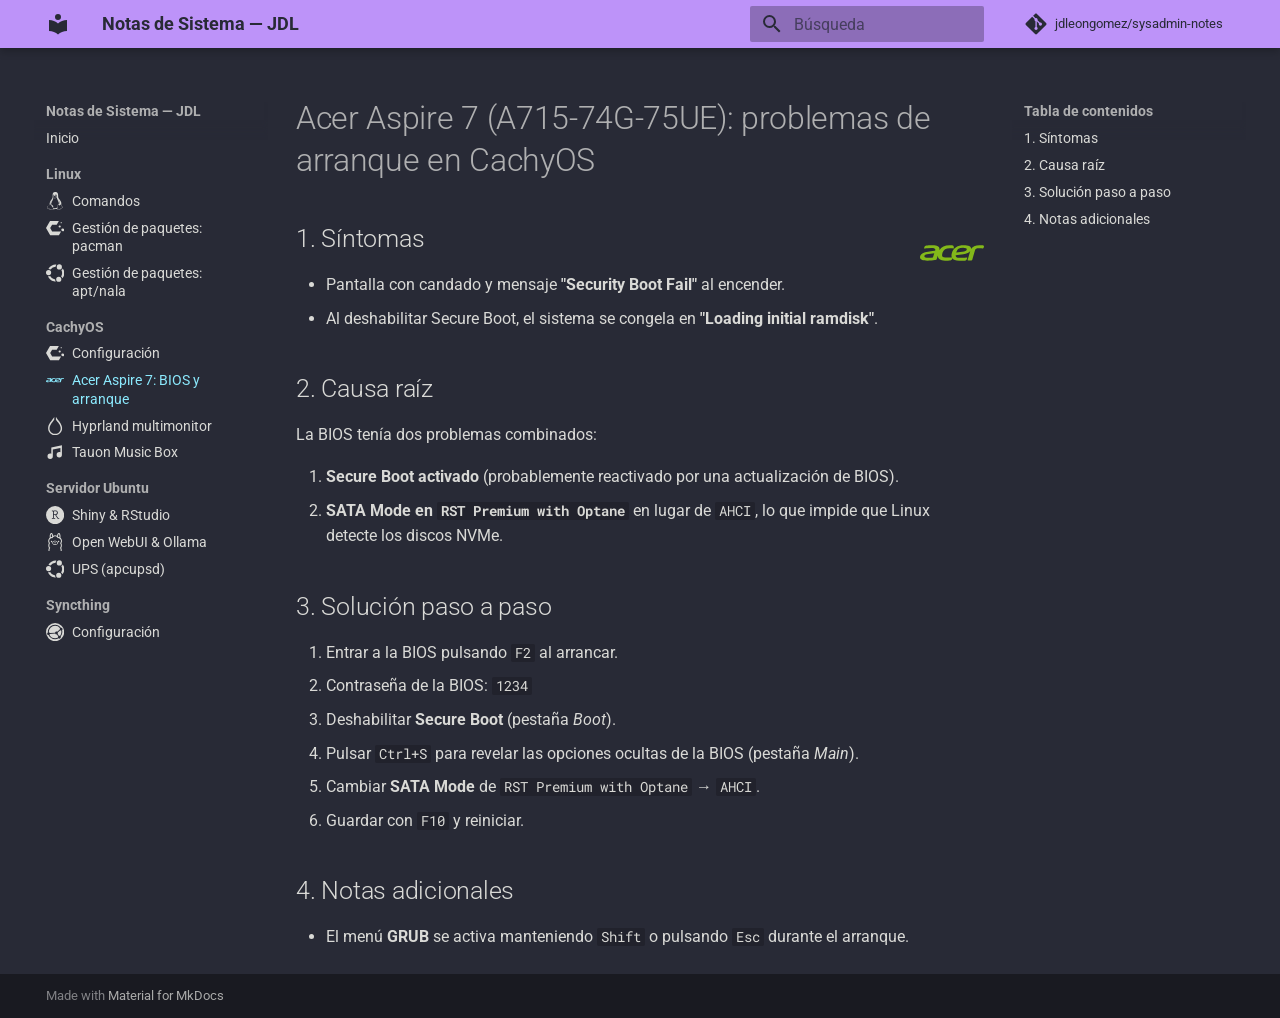
<file: cachyos/acer-aspire-bios/index.html>
<!doctype html>
<html lang="es" class="no-js">
  <head>
    
      <meta charset="utf-8">
      <meta name="viewport" content="width=device-width,initial-scale=1">
      
        <meta name="description" content="Notas personales para administrar servidor Ubuntu y PC CachyOS">
      
      
        <meta name="author" content="Juan David Leongómez">
      
      
      
        <link rel="prev" href="../configuracion/">
      
      
        <link rel="next" href="../hyprland-multimonitor/">
      
      
        
      
      
      <link rel="icon" href="../../assets/images/favicon.png">
      <meta name="generator" content="mkdocs-1.6.1, mkdocs-material-9.8.0">
    
    
      
        <title>Acer Aspire 7: BIOS y arranque - Notas de Sistema — JDL</title>
      
    
    
      <link rel="stylesheet" href="../../assets/stylesheets/main.57a0d79d.min.css">
      
        
        <link rel="stylesheet" href="../../assets/stylesheets/palette.fb2fffe2.min.css">
      
      


    
    
      
    
    
      
        
        
        <link rel="preconnect" href="https://fonts.gstatic.com" crossorigin>
        <link rel="stylesheet" href="https://fonts.googleapis.com/css?family=Roboto:300,300i,400,400i,700,700i%7CRoboto+Mono:400,400i,700,700i&display=fallback">
        <style>:root{--md-text-font:"Roboto";--md-code-font:"Roboto Mono"}</style>
      
    
    
      <link rel="stylesheet" href="../../stylesheets/dracula.css">
    
    <script>__md_scope=new URL("../..",location),__md_hash=e=>[...e].reduce(((e,_)=>(e<<5)-e+_.charCodeAt(0)),0),__md_get=(e,_=localStorage,t=__md_scope)=>JSON.parse(_.getItem(t.pathname+"."+e)),__md_set=(e,_,t=localStorage,a=__md_scope)=>{try{t.setItem(a.pathname+"."+e,JSON.stringify(_))}catch(e){}}</script>
    
      

    
    
  </head>
  
  
    
    
      
    
    
    
    
    <body dir="ltr" data-md-color-scheme="dracula" data-md-color-primary="indigo" data-md-color-accent="indigo">
  
    
    <input class="md-toggle" data-md-toggle="drawer" type="checkbox" id="__drawer" autocomplete="off">
    <input class="md-toggle" data-md-toggle="search" type="checkbox" id="__search" autocomplete="off">
    <label class="md-overlay" for="__drawer"></label>
    <div data-md-component="skip">
      
        
        <a href="#acer-aspire-7-a715-74g-75ue-problemas-de-arranque-en-cachyos" class="md-skip">
          Saltar a contenido
        </a>
      
    </div>
    <div data-md-component="announce">
      
    </div>
    
    
      

  

<header class="md-header md-header--shadow" data-md-component="header">
  <nav class="md-header__inner md-grid" aria-label="Cabecera">
    <a href="../.." title="Notas de Sistema — JDL" class="md-header__button md-logo" aria-label="Notas de Sistema — JDL" data-md-component="logo">
      
  
  <svg xmlns="http://www.w3.org/2000/svg" viewBox="0 0 24 24"><path d="M12 8a3 3 0 0 0 3-3 3 3 0 0 0-3-3 3 3 0 0 0-3 3 3 3 0 0 0 3 3m0 3.54C9.64 9.35 6.5 8 3 8v11c3.5 0 6.64 1.35 9 3.54 2.36-2.19 5.5-3.54 9-3.54V8c-3.5 0-6.64 1.35-9 3.54"/></svg>

    </a>
    <label class="md-header__button md-icon" for="__drawer">
      
      <svg xmlns="http://www.w3.org/2000/svg" viewBox="0 0 24 24"><path d="M3 6h18v2H3zm0 5h18v2H3zm0 5h18v2H3z"/></svg>
    </label>
    <div class="md-header__title" data-md-component="header-title">
      <div class="md-header__ellipsis">
        <div class="md-header__topic">
          <span class="md-ellipsis">
            Notas de Sistema — JDL
          </span>
        </div>
        <div class="md-header__topic" data-md-component="header-topic">
          <span class="md-ellipsis">
            
              Acer Aspire 7: BIOS y arranque
            
          </span>
        </div>
      </div>
    </div>
    
      
        <form class="md-header__option" data-md-component="palette">
  
    
    
    
    <input class="md-option" data-md-color-media="" data-md-color-scheme="dracula" data-md-color-primary="indigo" data-md-color-accent="indigo"  aria-hidden="true"  type="radio" name="__palette" id="__palette_0">
    
  
</form>
      
    
    
      <script>var palette=__md_get("__palette");if(palette&&palette.color){if("(prefers-color-scheme)"===palette.color.media){var media=matchMedia("(prefers-color-scheme: light)"),input=document.querySelector(media.matches?"[data-md-color-media='(prefers-color-scheme: light)']":"[data-md-color-media='(prefers-color-scheme: dark)']");palette.color.media=input.getAttribute("data-md-color-media"),palette.color.scheme=input.getAttribute("data-md-color-scheme"),palette.color.primary=input.getAttribute("data-md-color-primary"),palette.color.accent=input.getAttribute("data-md-color-accent")}for(var[key,value]of Object.entries(palette.color))document.body.setAttribute("data-md-color-"+key,value)}</script>
    
    
    
      
      
        <label class="md-header__button md-icon" for="__search">
          
          <svg xmlns="http://www.w3.org/2000/svg" viewBox="0 0 24 24"><path d="M9.5 3A6.5 6.5 0 0 1 16 9.5c0 1.61-.59 3.09-1.56 4.23l.27.27h.79l5 5-1.5 1.5-5-5v-.79l-.27-.27A6.52 6.52 0 0 1 9.5 16 6.5 6.5 0 0 1 3 9.5 6.5 6.5 0 0 1 9.5 3m0 2C7 5 5 7 5 9.5S7 14 9.5 14 14 12 14 9.5 12 5 9.5 5"/></svg>
        </label>
        <div class="md-search" data-md-component="search" role="dialog">
  <label class="md-search__overlay" for="__search"></label>
  <div class="md-search__inner" role="search">
    <form class="md-search__form" name="search">
      <input type="text" class="md-search__input" name="query" aria-label="Búsqueda" placeholder="Búsqueda" autocapitalize="off" autocorrect="off" autocomplete="off" spellcheck="false" data-md-component="search-query" required>
      <label class="md-search__icon md-icon" for="__search">
        
        <svg xmlns="http://www.w3.org/2000/svg" viewBox="0 0 24 24"><path d="M9.5 3A6.5 6.5 0 0 1 16 9.5c0 1.61-.59 3.09-1.56 4.23l.27.27h.79l5 5-1.5 1.5-5-5v-.79l-.27-.27A6.52 6.52 0 0 1 9.5 16 6.5 6.5 0 0 1 3 9.5 6.5 6.5 0 0 1 9.5 3m0 2C7 5 5 7 5 9.5S7 14 9.5 14 14 12 14 9.5 12 5 9.5 5"/></svg>
        
        <svg xmlns="http://www.w3.org/2000/svg" viewBox="0 0 24 24"><path d="M20 11v2H8l5.5 5.5-1.42 1.42L4.16 12l7.92-7.92L13.5 5.5 8 11z"/></svg>
      </label>
      <nav class="md-search__options" aria-label="Buscar">
        
        <button type="reset" class="md-search__icon md-icon" title="Limpiar" aria-label="Limpiar" tabindex="-1">
          
          <svg xmlns="http://www.w3.org/2000/svg" viewBox="0 0 24 24"><path d="M19 6.41 17.59 5 12 10.59 6.41 5 5 6.41 10.59 12 5 17.59 6.41 19 12 13.41 17.59 19 19 17.59 13.41 12z"/></svg>
        </button>
      </nav>
      
        <div class="md-search__suggest" data-md-component="search-suggest"></div>
      
    </form>
    <div class="md-search__output">
      <div class="md-search__scrollwrap" tabindex="0" data-md-scrollfix>
        <div class="md-search-result" data-md-component="search-result">
          <div class="md-search-result__meta">
            Inicializando búsqueda
          </div>
          <ol class="md-search-result__list" role="presentation"></ol>
        </div>
      </div>
    </div>
  </div>
</div>
      
    
    
      <div class="md-header__source">
        <a href="https://github.com/jdleongomez/sysadmin-notes" title="Ir al repositorio" class="md-source" data-md-component="source">
  <div class="md-source__icon md-icon">
    
    <svg xmlns="http://www.w3.org/2000/svg" viewBox="0 0 448 512"><!--! Font Awesome Free 7.1.0 by @fontawesome - https://fontawesome.com License - https://fontawesome.com/license/free (Icons: CC BY 4.0, Fonts: SIL OFL 1.1, Code: MIT License) Copyright 2025 Fonticons, Inc.--><path d="M439.6 236.1 244 40.5c-5.4-5.5-12.8-8.5-20.4-8.5s-15 3-20.4 8.4L162.5 81l51.5 51.5c27.1-9.1 52.7 16.8 43.4 43.7l49.7 49.7c34.2-11.8 61.2 31 35.5 56.7-26.5 26.5-70.2-2.9-56-37.3L240.3 199v121.9c25.3 12.5 22.3 41.8 9.1 55-6.4 6.4-15.2 10.1-24.3 10.1s-17.8-3.6-24.3-10.1c-17.6-17.6-11.1-46.9 11.2-56v-123c-20.8-8.5-24.6-30.7-18.6-45L142.6 101 8.5 235.1C3 240.6 0 247.9 0 255.5s3 15 8.5 20.4l195.6 195.7c5.4 5.4 12.7 8.4 20.4 8.4s15-3 20.4-8.4l194.7-194.7c5.4-5.4 8.4-12.8 8.4-20.4s-3-15-8.4-20.4"/></svg>
  </div>
  <div class="md-source__repository">
    jdleongomez/sysadmin-notes
  </div>
</a>
      </div>
    
  </nav>
  
</header>
    
    <div class="md-container" data-md-component="container">
      
      
        
          
        
      
      <main class="md-main" data-md-component="main">
        <div class="md-main__inner md-grid">
          
            
              
              <div class="md-sidebar md-sidebar--primary" data-md-component="sidebar" data-md-type="navigation" >
                <div class="md-sidebar__scrollwrap">
                  <div class="md-sidebar__inner">
                    



<nav class="md-nav md-nav--primary" aria-label="Navegación" data-md-level="0">
  <label class="md-nav__title" for="__drawer">
    <a href="../.." title="Notas de Sistema — JDL" class="md-nav__button md-logo" aria-label="Notas de Sistema — JDL" data-md-component="logo">
      
  
  <svg xmlns="http://www.w3.org/2000/svg" viewBox="0 0 24 24"><path d="M12 8a3 3 0 0 0 3-3 3 3 0 0 0-3-3 3 3 0 0 0-3 3 3 3 0 0 0 3 3m0 3.54C9.64 9.35 6.5 8 3 8v11c3.5 0 6.64 1.35 9 3.54 2.36-2.19 5.5-3.54 9-3.54V8c-3.5 0-6.64 1.35-9 3.54"/></svg>

    </a>
    Notas de Sistema — JDL
  </label>
  
    <div class="md-nav__source">
      <a href="https://github.com/jdleongomez/sysadmin-notes" title="Ir al repositorio" class="md-source" data-md-component="source">
  <div class="md-source__icon md-icon">
    
    <svg xmlns="http://www.w3.org/2000/svg" viewBox="0 0 448 512"><!--! Font Awesome Free 7.1.0 by @fontawesome - https://fontawesome.com License - https://fontawesome.com/license/free (Icons: CC BY 4.0, Fonts: SIL OFL 1.1, Code: MIT License) Copyright 2025 Fonticons, Inc.--><path d="M439.6 236.1 244 40.5c-5.4-5.5-12.8-8.5-20.4-8.5s-15 3-20.4 8.4L162.5 81l51.5 51.5c27.1-9.1 52.7 16.8 43.4 43.7l49.7 49.7c34.2-11.8 61.2 31 35.5 56.7-26.5 26.5-70.2-2.9-56-37.3L240.3 199v121.9c25.3 12.5 22.3 41.8 9.1 55-6.4 6.4-15.2 10.1-24.3 10.1s-17.8-3.6-24.3-10.1c-17.6-17.6-11.1-46.9 11.2-56v-123c-20.8-8.5-24.6-30.7-18.6-45L142.6 101 8.5 235.1C3 240.6 0 247.9 0 255.5s3 15 8.5 20.4l195.6 195.7c5.4 5.4 12.7 8.4 20.4 8.4s15-3 20.4-8.4l194.7-194.7c5.4-5.4 8.4-12.8 8.4-20.4s-3-15-8.4-20.4"/></svg>
  </div>
  <div class="md-source__repository">
    jdleongomez/sysadmin-notes
  </div>
</a>
    </div>
  
  <ul class="md-nav__list" data-md-scrollfix>
    
      
      
  
  
  
  
    <li class="md-nav__item">
      <a href="../.." class="md-nav__link">
        
  
  
  <span class="md-ellipsis">
    
  
    Inicio
  

    
  </span>
  
  

      </a>
    </li>
  

    
      
      
  
  
  
  
    
    
    
    
      
        
        
      
    
    
    <li class="md-nav__item md-nav__item--section md-nav__item--nested">
      
        
        
        <input class="md-nav__toggle md-toggle " type="checkbox" id="__nav_2" >
        
          
          <label class="md-nav__link" for="__nav_2" id="__nav_2_label" tabindex="">
            
  
  
  <span class="md-ellipsis">
    
  
    Linux
  

    
  </span>
  
  

            <span class="md-nav__icon md-icon"></span>
          </label>
        
        <nav class="md-nav" data-md-level="1" aria-labelledby="__nav_2_label" aria-expanded="false">
          <label class="md-nav__title" for="__nav_2">
            <span class="md-nav__icon md-icon"></span>
            
  
    Linux
  

          </label>
          <ul class="md-nav__list" data-md-scrollfix>
            
              
                
  
  
  
  
    <li class="md-nav__item">
      <a href="../../linux/comandos/" class="md-nav__link">
        
  
  
    <svg xmlns="http://www.w3.org/2000/svg" viewBox="0 0 24 24"><path d="M12.504 0q-.232 0-.48.021c-4.226.333-3.105 4.807-3.17 6.298-.076 1.092-.3 1.953-1.05 3.02-.885 1.051-2.127 2.75-2.716 4.521-.278.832-.41 1.684-.287 2.489a.4.4 0 0 0-.11.135c-.26.268-.45.6-.663.839-.199.199-.485.267-.797.4-.313.136-.658.269-.864.68-.09.189-.136.394-.132.602 0 .199.027.4.055.536.058.399.116.728.04.97-.249.68-.28 1.145-.106 1.484.174.334.535.47.94.601.81.2 1.91.135 2.774.6.926.466 1.866.67 2.616.47.526-.116.97-.464 1.208-.946.587-.003 1.23-.269 2.26-.334.699-.058 1.574.267 2.577.2.025.134.063.198.114.333l.003.003c.391.778 1.113 1.132 1.884 1.071s1.592-.536 2.257-1.306c.631-.765 1.683-1.084 2.378-1.503.348-.199.629-.469.649-.853.023-.4-.2-.811-.714-1.376v-.097l-.003-.003c-.17-.2-.25-.535-.338-.926-.085-.401-.182-.786-.492-1.046h-.003c-.059-.054-.123-.067-.188-.135a.36.36 0 0 0-.19-.064c.431-1.278.264-2.55-.173-3.694-.533-1.41-1.465-2.638-2.175-3.483-.796-1.005-1.576-1.957-1.56-3.368.026-2.152.236-6.133-3.544-6.139m.529 3.405h.013c.213 0 .396.062.584.198.19.135.33.332.438.533.105.259.158.459.166.724 0-.02.006-.04.006-.06v.105l-.004-.021-.004-.024a1.8 1.8 0 0 1-.15.706.95.95 0 0 1-.213.335 1 1 0 0 0-.088-.042c-.104-.045-.198-.064-.284-.133a1.3 1.3 0 0 0-.22-.066c.05-.06.146-.133.183-.198q.08-.193.088-.402v-.02a1.2 1.2 0 0 0-.061-.4c-.045-.134-.101-.2-.183-.333-.084-.066-.167-.132-.267-.132h-.016c-.093 0-.176.03-.262.132a.8.8 0 0 0-.205.334 1.2 1.2 0 0 0-.09.4v.019q.002.134.02.267c-.193-.067-.438-.135-.607-.202a2 2 0 0 1-.018-.2v-.02a1.8 1.8 0 0 1 .15-.768 1.08 1.08 0 0 1 .43-.533 1 1 0 0 1 .594-.2zm-2.962.059h.036c.142 0 .27.048.399.135.146.129.264.288.344.465.09.199.14.4.153.667v.004c.007.134.006.2-.002.266v.08c-.03.007-.056.018-.083.024-.152.055-.274.135-.393.2q.018-.136.003-.267v-.015c-.012-.133-.04-.2-.082-.333a.6.6 0 0 0-.166-.267.25.25 0 0 0-.183-.064h-.021c-.071.006-.13.04-.186.132a.55.55 0 0 0-.12.27 1 1 0 0 0-.023.33v.015c.012.135.037.2.08.334.046.134.098.2.166.268q.014.014.034.024c-.07.057-.117.07-.176.136a.3.3 0 0 1-.131.068 2.6 2.6 0 0 1-.275-.402 1.8 1.8 0 0 1-.155-.667 1.8 1.8 0 0 1 .08-.668 1.4 1.4 0 0 1 .283-.535c.128-.133.26-.2.418-.2m1.37 1.706c.332 0 .733.065 1.216.399.293.2.523.269 1.052.468h.003c.255.136.405.266.478.399v-.131a.57.57 0 0 1 .016.47c-.123.31-.516.643-1.063.842v.002c-.268.135-.501.333-.775.465-.276.135-.588.292-1.012.267a1.1 1.1 0 0 1-.448-.067 4 4 0 0 1-.322-.198c-.195-.135-.363-.332-.612-.465v-.005h-.005c-.4-.246-.616-.512-.686-.71q-.104-.403.193-.6c.224-.135.38-.271.483-.336.104-.074.143-.102.176-.131h.002v-.003c.169-.202.436-.47.839-.601.139-.036.294-.065.466-.065zm2.8 2.142c.358 1.417 1.196 3.475 1.735 4.473.286.534.855 1.659 1.102 3.024.156-.005.33.018.513.064.646-1.671-.546-3.467-1.089-3.966-.22-.2-.232-.335-.123-.335.59.534 1.365 1.572 1.646 2.757.13.535.16 1.104.021 1.67.067.028.135.06.205.067 1.032.534 1.413.938 1.23 1.537v-.043c-.06-.003-.12 0-.18 0h-.016c.151-.467-.182-.825-1.065-1.224-.915-.4-1.646-.336-1.77.465-.008.043-.013.066-.018.135-.068.023-.139.053-.209.064-.43.268-.662.669-.793 1.187-.13.533-.17 1.156-.205 1.869v.003c-.02.334-.17.838-.319 1.35-1.5 1.072-3.58 1.538-5.348.334a2.7 2.7 0 0 0-.402-.533 1.5 1.5 0 0 0-.275-.333c.182 0 .338-.03.465-.067a.62.62 0 0 0 .314-.334c.108-.267 0-.697-.345-1.163s-.931-.995-1.788-1.521c-.63-.4-.986-.87-1.15-1.396-.165-.534-.143-1.085-.015-1.645.245-1.07.873-2.11 1.274-2.763.107-.065.037.135-.408.974-.396.751-1.14 2.497-.122 3.854a8.1 8.1 0 0 1 .647-2.876c.564-1.278 1.743-3.504 1.836-5.268.048.036.217.135.289.202.218.133.38.333.59.465.21.201.477.335.876.335q.058.005.11.006c.412 0 .73-.134.997-.268.29-.134.52-.334.74-.4h.005c.467-.135.835-.402 1.044-.7zm2.185 8.958c.037.6.343 1.245.882 1.377.588.134 1.434-.333 1.791-.765l.211-.01c.315-.007.577.01.847.268l.003.003c.208.199.305.53.391.876.085.4.154.78.409 1.066.486.527.645.906.636 1.14l.003-.007v.018l-.003-.012c-.015.262-.185.396-.498.595-.63.401-1.746.712-2.457 1.57-.618.737-1.37 1.14-2.036 1.191-.664.053-1.237-.2-1.574-.898l-.005-.003c-.21-.4-.12-1.025.056-1.69.176-.668.428-1.344.463-1.897.037-.714.076-1.335.195-1.814.12-.465.308-.797.641-.984l.045-.022zm-10.814.049h.01q.08 0 .157.014c.376.055.706.333 1.023.752l.91 1.664.003.003c.243.533.754 1.064 1.189 1.637.434.598.77 1.131.729 1.57v.006c-.057.744-.48 1.148-1.125 1.294-.645.135-1.52.002-2.395-.464-.968-.536-2.118-.469-2.857-.602q-.553-.1-.723-.4c-.11-.2-.113-.602.123-1.23v-.004l.002-.003c.117-.334.03-.752-.027-1.118-.055-.401-.083-.71.043-.94.16-.334.396-.4.69-.533.294-.135.64-.202.915-.47h.002v-.002c.256-.268.445-.601.668-.838.19-.201.38-.336.663-.336m7.159-9.074c-.435.201-.945.535-1.488.535-.542 0-.97-.267-1.28-.466-.154-.134-.28-.268-.373-.335-.164-.134-.144-.333-.074-.333.109.016.129.134.199.2.096.066.215.2.36.333.292.2.68.467 1.167.467.485 0 1.053-.267 1.398-.466.195-.135.445-.334.648-.467.156-.136.149-.267.279-.267.128.016.034.134-.147.332a8 8 0 0 1-.69.468zm-1.082-1.583V5.64c-.006-.02.013-.042.029-.05.074-.043.18-.027.26.004.063 0 .16.067.15.135-.006.049-.085.066-.135.066-.055 0-.092-.043-.141-.068-.052-.018-.146-.008-.163-.065m-.551 0c-.02.058-.113.049-.166.066-.047.025-.086.068-.14.068-.05 0-.13-.02-.136-.068-.01-.066.088-.133.15-.133.08-.031.184-.047.259-.005.019.009.036.03.03.05v.02h.003z"/></svg>
  
  <span class="md-ellipsis">
    
  
    Comandos
  

    
  </span>
  
  

      </a>
    </li>
  

              
            
              
                
  
  
  
  
    <li class="md-nav__item">
      <a href="../../linux/pacman/" class="md-nav__link">
        
  
  
    <svg viewBox="0 0 24 24" xmlns="http://www.w3.org/2000/svg"><path d="M5.301 2.646 0 11.771l5.541 9.583h11.486l2.904-5.017H8.102l-2.56-4.429L8.067 7.54h6.063l2.83-4.893ZM20.058 4.12a.748.748 0 0 0 0 1.496.748.748 0 0 0 0-1.496m-1.983 4.303a1.45 1.45 0 0 0 0 2.9 1.45 1.45 0 0 0 0-2.9m4.02 3.98a1.904 1.904 0 0 0 0 3.809 1.904 1.904 0 0 0 0-3.81"/></svg>
  
  <span class="md-ellipsis">
    
  
    Gestión de paquetes: pacman
  

    
  </span>
  
  

      </a>
    </li>
  

              
            
              
                
  
  
  
  
    <li class="md-nav__item">
      <a href="../../linux/apt-nala/" class="md-nav__link">
        
  
  
    <svg xmlns="http://www.w3.org/2000/svg" viewBox="0 0 24 24"><path d="M17.61.455a3.41 3.41 0 0 0-3.41 3.41 3.41 3.41 0 0 0 3.41 3.41 3.41 3.41 0 0 0 3.41-3.41 3.41 3.41 0 0 0-3.41-3.41M12.92.8C8.923.777 5.137 2.941 3.148 6.451a5 5 0 0 1 .26-.007 4.9 4.9 0 0 1 2.585.737A8.32 8.32 0 0 1 12.688 3.6 4.94 4.94 0 0 1 13.723.834 11 11 0 0 0 12.92.8m9.226 4.994a4.9 4.9 0 0 1-1.918 2.246 8.36 8.36 0 0 1-.273 8.303 4.9 4.9 0 0 1 1.632 2.54 11.16 11.16 0 0 0 .559-13.089M3.41 7.932A3.41 3.41 0 0 0 0 11.342a3.41 3.41 0 0 0 3.41 3.409 3.41 3.41 0 0 0 3.41-3.41 3.41 3.41 0 0 0-3.41-3.41zm2.027 7.866a4.9 4.9 0 0 1-2.915.358 11.1 11.1 0 0 0 7.991 6.698 11.2 11.2 0 0 0 2.422.249 4.88 4.88 0 0 1-.999-2.85 9 9 0 0 1-.836-.136 8.3 8.3 0 0 1-5.663-4.32zm11.405.928a3.41 3.41 0 0 0-3.41 3.41 3.41 3.41 0 0 0 3.41 3.41 3.41 3.41 0 0 0 3.41-3.41 3.41 3.41 0 0 0-3.41-3.41"/></svg>
  
  <span class="md-ellipsis">
    
  
    Gestión de paquetes: apt/nala
  

    
  </span>
  
  

      </a>
    </li>
  

              
            
          </ul>
        </nav>
      
    </li>
  

    
      
      
  
  
    
  
  
  
    
    
    
    
      
        
        
      
    
    
    <li class="md-nav__item md-nav__item--active md-nav__item--section md-nav__item--nested">
      
        
        
        <input class="md-nav__toggle md-toggle " type="checkbox" id="__nav_3" checked>
        
          
          <label class="md-nav__link" for="__nav_3" id="__nav_3_label" tabindex="">
            
  
  
  <span class="md-ellipsis">
    
  
    CachyOS
  

    
  </span>
  
  

            <span class="md-nav__icon md-icon"></span>
          </label>
        
        <nav class="md-nav" data-md-level="1" aria-labelledby="__nav_3_label" aria-expanded="true">
          <label class="md-nav__title" for="__nav_3">
            <span class="md-nav__icon md-icon"></span>
            
  
    CachyOS
  

          </label>
          <ul class="md-nav__list" data-md-scrollfix>
            
              
                
  
  
  
  
    <li class="md-nav__item">
      <a href="../configuracion/" class="md-nav__link">
        
  
  
    <svg viewBox="0 0 24 24" xmlns="http://www.w3.org/2000/svg"><path d="M5.301 2.646 0 11.771l5.541 9.583h11.486l2.904-5.017H8.102l-2.56-4.429L8.067 7.54h6.063l2.83-4.893ZM20.058 4.12a.748.748 0 0 0 0 1.496.748.748 0 0 0 0-1.496m-1.983 4.303a1.45 1.45 0 0 0 0 2.9 1.45 1.45 0 0 0 0-2.9m4.02 3.98a1.904 1.904 0 0 0 0 3.809 1.904 1.904 0 0 0 0-3.81"/></svg>
  
  <span class="md-ellipsis">
    
  
    Configuración
  

    
  </span>
  
  

      </a>
    </li>
  

              
            
              
                
  
  
    
  
  
  
    <li class="md-nav__item md-nav__item--active">
      
      <input class="md-nav__toggle md-toggle" type="checkbox" id="__toc">
      
      
        
      
      
        <label class="md-nav__link md-nav__link--active" for="__toc">
          
  
  
    <svg xmlns="http://www.w3.org/2000/svg" viewBox="0 0 24 24"><path d="M23.943 9.364c-.085-.113-.17-.198-.595-.226-.113 0-.453-.029-1.048-.029-1.56 0-2.636.482-3.175 1.417.142-.935-.765-1.417-2.749-1.417-2.324 0-3.798.935-4.393 2.834-.226.709-.226 1.276-.056 1.73h-.567c-.425.027-.992.056-1.36.056-.85 0-1.39-.142-1.588-.425-.17-.255-.17-.737.057-1.446.368-1.162 1.247-1.672 2.664-1.672.737 0 1.445.085 1.445.085.085 0 .142-.113.142-.198l-.028-.085-.057-.397c-.028-.255-.227-.397-.567-.453-.311-.029-.567-.029-.907-.029h-.028c-1.842 0-3.146.624-3.854 1.814.255-1.219-.596-1.814-2.551-1.814-1.105 0-1.9.029-2.353.085-.368.057-.595.199-.68.454l-.17.51c-.028.085.029.142.142.142.085 0 .425-.057.992-.086a25 25 0 0 1 1.672-.085c1.077 0 1.559.284 1.389.822-.029.114-.114.199-.255.227-1.02.17-1.842.284-2.438.369-1.7.226-2.692.736-2.947 1.587-.369 1.162.538 1.728 2.72 1.728 1.078 0 2.013-.056 2.75-.198.425-.085.652-.17.737-.453l.396-1.304c-.028 1.304.85 1.955 2.721 1.955.794 0 1.559-.028 1.927-.085.369-.056.567-.141.652-.425l.085-.396c.397.623 1.276.935 2.608.935 1.417 0 2.239-.029 2.465-.114a.52.52 0 0 0 .369-.311l.028-.085.17-.539c.029-.085-.028-.142-.142-.142l-.906.057c-.596.029-1.077.057-1.418.057-.651 0-1.076-.057-1.332-.142-.368-.142-.538-.397-.51-.822l2.863-.368c1.275-.17 2.154-.567 2.579-1.19l-.992 3.315c-.028.057 0 .114.028.142.029.028.085.057.199.057h1.19c.198 0 .283-.114.312-.199l1.048-3.656c.142-.481.567-.708 1.36-.708.71 0 1.22 0 1.56.028h.028c.057 0 .17-.028.255-.17l.17-.51c0-.085 0-.17-.057-.227M4.841 13.73c-.368.057-.907.085-1.587.085-1.219 0-1.729-.255-1.587-.737.113-.34.425-.567.935-.624l2.75-.368zm12.669-2.95q-.17.553-1.616.766l-2.295.311.056-.198c.199-.624.454-1.02.794-1.247q.51-.34 1.7-.34c1.05.028 1.503.255 1.36.708Z"/></svg>
  
  <span class="md-ellipsis">
    
  
    Acer Aspire 7: BIOS y arranque
  

    
  </span>
  
  

          <span class="md-nav__icon md-icon"></span>
        </label>
      
      <a href="./" class="md-nav__link md-nav__link--active">
        
  
  
    <svg xmlns="http://www.w3.org/2000/svg" viewBox="0 0 24 24"><path d="M23.943 9.364c-.085-.113-.17-.198-.595-.226-.113 0-.453-.029-1.048-.029-1.56 0-2.636.482-3.175 1.417.142-.935-.765-1.417-2.749-1.417-2.324 0-3.798.935-4.393 2.834-.226.709-.226 1.276-.056 1.73h-.567c-.425.027-.992.056-1.36.056-.85 0-1.39-.142-1.588-.425-.17-.255-.17-.737.057-1.446.368-1.162 1.247-1.672 2.664-1.672.737 0 1.445.085 1.445.085.085 0 .142-.113.142-.198l-.028-.085-.057-.397c-.028-.255-.227-.397-.567-.453-.311-.029-.567-.029-.907-.029h-.028c-1.842 0-3.146.624-3.854 1.814.255-1.219-.596-1.814-2.551-1.814-1.105 0-1.9.029-2.353.085-.368.057-.595.199-.68.454l-.17.51c-.028.085.029.142.142.142.085 0 .425-.057.992-.086a25 25 0 0 1 1.672-.085c1.077 0 1.559.284 1.389.822-.029.114-.114.199-.255.227-1.02.17-1.842.284-2.438.369-1.7.226-2.692.736-2.947 1.587-.369 1.162.538 1.728 2.72 1.728 1.078 0 2.013-.056 2.75-.198.425-.085.652-.17.737-.453l.396-1.304c-.028 1.304.85 1.955 2.721 1.955.794 0 1.559-.028 1.927-.085.369-.056.567-.141.652-.425l.085-.396c.397.623 1.276.935 2.608.935 1.417 0 2.239-.029 2.465-.114a.52.52 0 0 0 .369-.311l.028-.085.17-.539c.029-.085-.028-.142-.142-.142l-.906.057c-.596.029-1.077.057-1.418.057-.651 0-1.076-.057-1.332-.142-.368-.142-.538-.397-.51-.822l2.863-.368c1.275-.17 2.154-.567 2.579-1.19l-.992 3.315c-.028.057 0 .114.028.142.029.028.085.057.199.057h1.19c.198 0 .283-.114.312-.199l1.048-3.656c.142-.481.567-.708 1.36-.708.71 0 1.22 0 1.56.028h.028c.057 0 .17-.028.255-.17l.17-.51c0-.085 0-.17-.057-.227M4.841 13.73c-.368.057-.907.085-1.587.085-1.219 0-1.729-.255-1.587-.737.113-.34.425-.567.935-.624l2.75-.368zm12.669-2.95q-.17.553-1.616.766l-2.295.311.056-.198c.199-.624.454-1.02.794-1.247q.51-.34 1.7-.34c1.05.028 1.503.255 1.36.708Z"/></svg>
  
  <span class="md-ellipsis">
    
  
    Acer Aspire 7: BIOS y arranque
  

    
  </span>
  
  

      </a>
      
        

<nav class="md-nav md-nav--secondary" aria-label="Tabla de contenidos">
  
  
  
    
  
  
    <label class="md-nav__title" for="__toc">
      <span class="md-nav__icon md-icon"></span>
      Tabla de contenidos
    </label>
    <ul class="md-nav__list" data-md-component="toc" data-md-scrollfix>
      
        <li class="md-nav__item">
  <a href="#1-sintomas" class="md-nav__link">
    <span class="md-ellipsis">
      
        1. Síntomas
      
    </span>
  </a>
  
</li>
      
        <li class="md-nav__item">
  <a href="#2-causa-raiz" class="md-nav__link">
    <span class="md-ellipsis">
      
        2. Causa raíz
      
    </span>
  </a>
  
</li>
      
        <li class="md-nav__item">
  <a href="#3-solucion-paso-a-paso" class="md-nav__link">
    <span class="md-ellipsis">
      
        3. Solución paso a paso
      
    </span>
  </a>
  
</li>
      
        <li class="md-nav__item">
  <a href="#4-notas-adicionales" class="md-nav__link">
    <span class="md-ellipsis">
      
        4. Notas adicionales
      
    </span>
  </a>
  
</li>
      
    </ul>
  
</nav>
      
    </li>
  

              
            
              
                
  
  
  
  
    <li class="md-nav__item">
      <a href="../hyprland-multimonitor/" class="md-nav__link">
        
  
  
    <svg xmlns="http://www.w3.org/2000/svg" viewBox="0 0 24 24"><path d="M13.1.001c.07.075.116.112.147.158.57.842 1.13 1.69 1.708 2.527.333.482.687.949 1.042 1.414.343.451.706.887 1.05 1.338.397.522.8 1.04 1.169 1.582.473.693.95 1.388 1.359 2.118.348.622.626 1.285.892 1.948.188.47.314.965.449 1.454.062.226.08.466.116.7.045.285.121.57.126.857.012.747.077 1.496-.053 2.239a9.2 9.2 0 0 1-.74 2.36c-.36.765-.798 1.472-1.333 2.125-.485.592-1.054 1.081-1.67 1.53a7.6 7.6 0 0 1-1.438.83c-.458.2-.93.36-1.415.495-1.096.305-2.208.372-3.327.294-.675-.048-1.357-.13-2-.373-.528-.2-1.06-.397-1.566-.646a6.5 6.5 0 0 1-1.13-.719c-.46-.36-.91-.742-1.308-1.167a8 8 0 0 1-.94-1.258 11.4 11.4 0 0 1-.77-1.47c-.239-.545-.393-1.12-.518-1.71-.195-.916-.132-1.833-.092-2.747.022-.525.161-1.05.294-1.564.14-.54.31-1.078.515-1.598s.444-1.032.718-1.52c.343-.613.722-1.207 1.112-1.79.354-.531.737-1.043 1.122-1.552.31-.41.647-.799.961-1.206.317-.412.622-.833.93-1.252.324-.444.651-.887.965-1.339.398-.573.78-1.156 1.175-1.731.057-.082.139-.148.208-.22L10.9.13c.003.063.009.126.009.19 0 .938.005 1.876-.006 2.815a.83.83 0 0 1-.133.408c-.303.48-.613.956-.94 1.419-.31.438-.646.86-.97 1.289q-.4.53-.803 1.058c-.187.244-.383.482-.566.729-.255.346-.511.693-.75 1.051-.287.432-.57.869-.827 1.318-.185.322-.33.667-.485 1.004a5 5 0 0 0-.227.576c-.11.348-.199.702-.309 1.05-.31.978-.245 1.983-.175 2.977.035.504.217 1.003.37 1.493.215.686.582 1.294.997 1.88q.424.601.967 1.082c.3.263.624.505.965.71.388.233.792.456 1.216.609.453.163.93.285 1.408.345.567.072 1.146.056 1.72.083.532.025 1.049-.081 1.566-.183.656-.129 1.255-.412 1.838-.722.697-.37 1.283-.896 1.796-1.488.524-.605.964-1.285 1.244-2.032.296-.787.542-1.603.505-2.468-.02-.468.005-.94-.038-1.404-.032-.343-.129-.682-.22-1.016a12 12 0 0 0-.362-1.167c-.146-.378-.333-.74-.517-1.102a12 12 0 0 0-.523-.943 17 17 0 0 0-.737-1.085c-.394-.53-.81-1.045-1.209-1.572a93 93 0 0 1-1.382-1.866c-.389-.542-.76-1.098-1.13-1.653a.6.6 0 0 1-.108-.311c-.008-1.016-.005-2.031-.005-3.047 0-.034.009-.068.02-.158z"/></svg>
  
  <span class="md-ellipsis">
    
  
    Hyprland multimonitor
  

    
  </span>
  
  

      </a>
    </li>
  

              
            
              
                
  
  
  
  
    <li class="md-nav__item">
      <a href="../tauon/" class="md-nav__link">
        
  
  
    <svg xmlns="http://www.w3.org/2000/svg" viewBox="0 0 24 24"><path d="M21 3v12.5a3.5 3.5 0 0 1-3.5 3.5 3.5 3.5 0 0 1-3.5-3.5 3.5 3.5 0 0 1 3.5-3.5c.54 0 1.05.12 1.5.34V6.47L9 8.6v8.9A3.5 3.5 0 0 1 5.5 21 3.5 3.5 0 0 1 2 17.5 3.5 3.5 0 0 1 5.5 14c.54 0 1.05.12 1.5.34V6z"/></svg>
  
  <span class="md-ellipsis">
    
  
    Tauon Music Box
  

    
  </span>
  
  

      </a>
    </li>
  

              
            
          </ul>
        </nav>
      
    </li>
  

    
      
      
  
  
  
  
    
    
    
    
      
        
        
      
    
    
    <li class="md-nav__item md-nav__item--section md-nav__item--nested">
      
        
        
        <input class="md-nav__toggle md-toggle " type="checkbox" id="__nav_4" >
        
          
          <label class="md-nav__link" for="__nav_4" id="__nav_4_label" tabindex="">
            
  
  
  <span class="md-ellipsis">
    
  
    Servidor Ubuntu
  

    
  </span>
  
  

            <span class="md-nav__icon md-icon"></span>
          </label>
        
        <nav class="md-nav" data-md-level="1" aria-labelledby="__nav_4_label" aria-expanded="false">
          <label class="md-nav__title" for="__nav_4">
            <span class="md-nav__icon md-icon"></span>
            
  
    Servidor Ubuntu
  

          </label>
          <ul class="md-nav__list" data-md-scrollfix>
            
              
                
  
  
  
  
    <li class="md-nav__item">
      <a href="../../ubuntu-server/shiny-rstudio/" class="md-nav__link">
        
  
  
    <svg xmlns="http://www.w3.org/2000/svg" viewBox="0 0 24 24"><path d="M12.178.002a12 12 0 0 0-8.662 3.515 12 12 0 0 0 0 16.97 12 12 0 0 0 16.97 0 12 12 0 0 0 0-16.97A12 12 0 0 0 12.179.002zM7.77 5.995c.562.128 1.05.217 1.663.217.921 0 1.863-.217 2.786-.217 1.79 0 3.45.814 3.45 2.8 0 1.54-.921 2.517-2.35 2.93l2.788 4.107h1.301v1.01h-1.986l-3.293-4.934h-1.757v3.924h1.718v1.01H7.77v-1.01h1.483V7.134L7.77 6.951v-.957zm4.466 1.012c-.596 0-1.213.053-1.864.127v3.798l.941.02c2.298.034 3.183-.85 3.183-2.026 0-1.376-.997-1.919-2.26-1.919"/></svg>
  
  <span class="md-ellipsis">
    
  
    Shiny & RStudio
  

    
  </span>
  
  

      </a>
    </li>
  

              
            
              
                
  
  
  
  
    <li class="md-nav__item">
      <a href="../../ubuntu-server/open-webui-ollama/" class="md-nav__link">
        
  
  
    <svg xmlns="http://www.w3.org/2000/svg" viewBox="0 0 24 24"><path d="M16.361 10.26a.9.9 0 0 0-.558.47l-.072.148.001.207c0 .193.004.217.059.353.076.193.152.312.291.448.24.238.51.3.872.205a.86.86 0 0 0 .517-.436.75.75 0 0 0 .08-.498c-.064-.453-.33-.782-.724-.897a1.1 1.1 0 0 0-.466 0m-9.203.005c-.305.096-.533.32-.65.639a1.2 1.2 0 0 0-.06.52c.057.309.31.59.598.667.362.095.632.033.872-.205.14-.136.215-.255.291-.448.055-.136.059-.16.059-.353l.001-.207-.072-.148a.9.9 0 0 0-.565-.472 1 1 0 0 0-.474.007m4.184 2c-.131.071-.223.25-.195.383.031.143.157.288.353.407.105.063.112.072.117.136.004.038-.01.146-.029.243-.02.094-.036.194-.036.222.002.074.07.195.143.253.064.052.076.054.255.059.164.005.198.001.264-.03.169-.082.212-.234.15-.525-.052-.243-.042-.28.087-.355.137-.08.281-.219.324-.314a.365.365 0 0 0-.175-.48.4.4 0 0 0-.181-.033c-.126 0-.207.03-.355.124l-.085.053-.053-.032c-.219-.13-.259-.145-.391-.143a.4.4 0 0 0-.193.032m.39-2.195c-.373.036-.475.05-.654.086a4.5 4.5 0 0 0-.951.328c-.94.46-1.589 1.226-1.787 2.114-.04.176-.045.234-.045.53 0 .294.005.357.043.524.264 1.16 1.332 2.017 2.714 2.173.3.033 1.596.033 1.896 0 1.11-.125 2.064-.727 2.493-1.571.114-.226.169-.372.22-.602.039-.167.044-.23.044-.523 0-.297-.005-.355-.045-.531-.288-1.29-1.539-2.304-3.072-2.497a7 7 0 0 0-.855-.031zm.645.937a3.3 3.3 0 0 1 1.44.514c.223.148.537.458.671.662.166.251.26.508.303.82.02.143.01.251-.043.482-.08.345-.332.705-.672.957a3 3 0 0 1-.689.348c-.382.122-.632.144-1.525.138-.582-.006-.686-.01-.853-.042q-.856-.16-1.35-.68c-.264-.28-.385-.535-.45-.946-.03-.192.025-.509.137-.776.136-.326.488-.73.836-.963.403-.269.934-.46 1.422-.512.187-.02.586-.02.773-.002m-5.503-11a1.65 1.65 0 0 0-.683.298C5.617.74 5.173 1.666 4.985 2.819c-.07.436-.119 1.04-.119 1.503 0 .544.064 1.24.155 1.721.02.107.031.202.023.208l-.187.152a5.3 5.3 0 0 0-.949 1.02 5.5 5.5 0 0 0-.94 2.339 6.6 6.6 0 0 0-.023 1.357c.091.78.325 1.438.727 2.04l.13.195-.037.064c-.269.452-.498 1.105-.605 1.732-.084.496-.095.629-.095 1.294 0 .67.009.803.088 1.266.095.555.288 1.143.503 1.534.071.128.243.393.264.407.007.003-.014.067-.046.141a7.4 7.4 0 0 0-.548 1.873 5 5 0 0 0-.071.991c0 .56.031.832.148 1.279L3.42 24h1.478l-.05-.091c-.297-.552-.325-1.575-.068-2.597.117-.472.25-.819.498-1.296l.148-.29v-.177c0-.165-.003-.184-.057-.293a.9.9 0 0 0-.194-.25 1.7 1.7 0 0 1-.385-.543c-.424-.92-.506-2.286-.208-3.451.124-.486.329-.918.544-1.154a.8.8 0 0 0 .223-.531c0-.195-.07-.355-.224-.522a3.14 3.14 0 0 1-.817-1.729c-.14-.96.114-2.005.69-2.834.563-.814 1.353-1.336 2.237-1.475.199-.033.57-.028.776.01.226.04.367.028.512-.041.179-.085.268-.19.374-.431.093-.215.165-.333.36-.576.234-.29.46-.489.822-.729.413-.27.884-.467 1.352-.561.17-.035.25-.04.569-.04s.398.005.569.04a4.07 4.07 0 0 1 1.914.997c.117.109.398.457.488.602.034.057.095.177.132.267.105.241.195.346.374.43.14.068.286.082.503.045.343-.058.607-.053.943.016 1.144.23 2.14 1.173 2.581 2.437.385 1.108.276 2.267-.296 3.153-.097.15-.193.27-.333.419-.301.322-.301.722-.001 1.053.493.539.801 1.866.708 3.036-.062.772-.26 1.463-.533 1.854a2 2 0 0 1-.224.258.9.9 0 0 0-.194.25c-.054.109-.057.128-.057.293v.178l.148.29c.248.476.38.823.498 1.295.253 1.008.231 2.01-.059 2.581a1 1 0 0 0-.044.098c0 .006.329.009.732.009h.73l.02-.074.036-.134c.019-.076.057-.3.088-.516a9 9 0 0 0 0-1.258c-.11-.875-.295-1.57-.597-2.226-.032-.074-.053-.138-.046-.141a1.4 1.4 0 0 0 .108-.152c.376-.569.607-1.284.724-2.228.031-.26.031-1.378 0-1.628-.083-.645-.182-1.082-.348-1.525a6 6 0 0 0-.329-.7l-.038-.064.131-.194c.402-.604.636-1.262.727-2.04a6.6 6.6 0 0 0-.024-1.358 5.5 5.5 0 0 0-.939-2.339 5.3 5.3 0 0 0-.95-1.02l-.186-.152a.7.7 0 0 1 .023-.208c.208-1.087.201-2.443-.017-3.503-.19-.924-.535-1.658-.98-2.082-.354-.338-.716-.482-1.15-.455-.996.059-1.8 1.205-2.116 3.01a7 7 0 0 0-.097.726c0 .036-.007.066-.015.066a1 1 0 0 1-.149-.078A4.86 4.86 0 0 0 12 3.03c-.832 0-1.687.243-2.456.698a1 1 0 0 1-.148.078c-.008 0-.015-.03-.015-.066a7 7 0 0 0-.097-.725C8.997 1.392 8.337.319 7.46.048a2 2 0 0 0-.585-.041Zm.293 1.402c.248.197.523.759.682 1.388.03.113.06.244.069.292.007.047.026.152.041.233.067.365.098.76.102 1.24l.002.475-.12.175-.118.178h-.278c-.324 0-.646.041-.954.124l-.238.06c-.033.007-.038-.003-.057-.144a8.4 8.4 0 0 1 .016-2.323c.124-.788.413-1.501.696-1.711.067-.05.079-.049.157.013m9.825-.012c.17.126.358.46.498.888.28.854.36 2.028.212 3.145-.019.14-.024.151-.057.144l-.238-.06a3.7 3.7 0 0 0-.954-.124h-.278l-.119-.178-.119-.175.002-.474c.004-.669.066-1.19.214-1.772.157-.623.434-1.185.68-1.382.078-.062.09-.063.159-.012"/></svg>
  
  <span class="md-ellipsis">
    
  
    Open WebUI & Ollama
  

    
  </span>
  
  

      </a>
    </li>
  

              
            
              
                
  
  
  
  
    <li class="md-nav__item">
      <a href="../../ubuntu-server/apcupsd/" class="md-nav__link">
        
  
  
    <svg xmlns="http://www.w3.org/2000/svg" viewBox="0 0 24 24"><path d="M17.61.455a3.41 3.41 0 0 0-3.41 3.41 3.41 3.41 0 0 0 3.41 3.41 3.41 3.41 0 0 0 3.41-3.41 3.41 3.41 0 0 0-3.41-3.41M12.92.8C8.923.777 5.137 2.941 3.148 6.451a5 5 0 0 1 .26-.007 4.9 4.9 0 0 1 2.585.737A8.32 8.32 0 0 1 12.688 3.6 4.94 4.94 0 0 1 13.723.834 11 11 0 0 0 12.92.8m9.226 4.994a4.9 4.9 0 0 1-1.918 2.246 8.36 8.36 0 0 1-.273 8.303 4.9 4.9 0 0 1 1.632 2.54 11.16 11.16 0 0 0 .559-13.089M3.41 7.932A3.41 3.41 0 0 0 0 11.342a3.41 3.41 0 0 0 3.41 3.409 3.41 3.41 0 0 0 3.41-3.41 3.41 3.41 0 0 0-3.41-3.41zm2.027 7.866a4.9 4.9 0 0 1-2.915.358 11.1 11.1 0 0 0 7.991 6.698 11.2 11.2 0 0 0 2.422.249 4.88 4.88 0 0 1-.999-2.85 9 9 0 0 1-.836-.136 8.3 8.3 0 0 1-5.663-4.32zm11.405.928a3.41 3.41 0 0 0-3.41 3.41 3.41 3.41 0 0 0 3.41 3.41 3.41 3.41 0 0 0 3.41-3.41 3.41 3.41 0 0 0-3.41-3.41"/></svg>
  
  <span class="md-ellipsis">
    
  
    UPS (apcupsd)
  

    
  </span>
  
  

      </a>
    </li>
  

              
            
          </ul>
        </nav>
      
    </li>
  

    
      
      
  
  
  
  
    
    
    
    
      
        
        
      
    
    
    <li class="md-nav__item md-nav__item--section md-nav__item--nested">
      
        
        
        <input class="md-nav__toggle md-toggle " type="checkbox" id="__nav_5" >
        
          
          <label class="md-nav__link" for="__nav_5" id="__nav_5_label" tabindex="">
            
  
  
  <span class="md-ellipsis">
    
  
    Syncthing
  

    
  </span>
  
  

            <span class="md-nav__icon md-icon"></span>
          </label>
        
        <nav class="md-nav" data-md-level="1" aria-labelledby="__nav_5_label" aria-expanded="false">
          <label class="md-nav__title" for="__nav_5">
            <span class="md-nav__icon md-icon"></span>
            
  
    Syncthing
  

          </label>
          <ul class="md-nav__list" data-md-scrollfix>
            
              
                
  
  
  
  
    <li class="md-nav__item">
      <a href="../../syncthing/configuracion/" class="md-nav__link">
        
  
  
    <svg xmlns="http://www.w3.org/2000/svg" viewBox="0 0 24 24"><path d="M12 0A12 12 0 0 0 0 12a12 12 0 0 0 12 12 12 12 0 0 0 12-12A12 12 0 0 0 12 0m0 2.412c3.115 0 5.885 1.5 7.629 3.815a1.834 1.834 0 0 1 1.564 3.162c.23.818.354 1.68.354 2.57a9.5 9.5 0 0 1-2.166 6.05c.128.281.189.595.162.92a1.854 1.854 0 0 1-2.004 1.678 1.86 1.86 0 0 1-.877-.322A9.5 9.5 0 0 1 12 21.505c-3.84 0-7.154-2.277-8.668-5.552-.3-.01-.601-.092-.879-.254-.858-.51-1.144-1.634-.633-2.513.164-.276.39-.493.653-.643a10 10 0 0 1-.02-.584c0-5.265 4.282-9.547 9.547-9.547m0 1.227a8.31 8.31 0 0 0-8.31 8.683c.22.036.439.111.644.23.323.2.564.484.713.805l6.984-.644a1.78 1.78 0 0 1 .787-1.08c.288-.19.612-.286.936-.295.34-.01.68.08.978.254l3.51-2.914a1.82 1.82 0 0 1 .317-1.84A8.3 8.3 0 0 0 12 3.638zm7.027 5.98-3.502 2.91a1.83 1.83 0 0 1-.23 1.719l1.904 2.744c.212-.06.436-.085.668-.066.238.024.46.092.66.193a8.3 8.3 0 0 0 1.793-5.16 8.4 8.4 0 0 0-.265-2.092 1.84 1.84 0 0 1-1.028-.248m-6.886 4.315-6.975.644a1.8 1.8 0 0 1-.66 1.004A8.31 8.31 0 0 0 12 20.279a8.3 8.3 0 0 0 3.938-.986 1.9 1.9 0 0 1-.075-.69c.028-.341.148-.65.332-.908L14.29 14.95a1.84 1.84 0 0 1-2.148-1.015z"/></svg>
  
  <span class="md-ellipsis">
    
  
    Configuración
  

    
  </span>
  
  

      </a>
    </li>
  

              
            
          </ul>
        </nav>
      
    </li>
  

    
  </ul>
</nav>
                  </div>
                </div>
              </div>
            
            
              
              <div class="md-sidebar md-sidebar--secondary" data-md-component="sidebar" data-md-type="toc" >
                <div class="md-sidebar__scrollwrap">
                  <div class="md-sidebar__inner">
                    

<nav class="md-nav md-nav--secondary" aria-label="Tabla de contenidos">
  
  
  
    
  
  
    <label class="md-nav__title" for="__toc">
      <span class="md-nav__icon md-icon"></span>
      Tabla de contenidos
    </label>
    <ul class="md-nav__list" data-md-component="toc" data-md-scrollfix>
      
        <li class="md-nav__item">
  <a href="#1-sintomas" class="md-nav__link">
    <span class="md-ellipsis">
      
        1. Síntomas
      
    </span>
  </a>
  
</li>
      
        <li class="md-nav__item">
  <a href="#2-causa-raiz" class="md-nav__link">
    <span class="md-ellipsis">
      
        2. Causa raíz
      
    </span>
  </a>
  
</li>
      
        <li class="md-nav__item">
  <a href="#3-solucion-paso-a-paso" class="md-nav__link">
    <span class="md-ellipsis">
      
        3. Solución paso a paso
      
    </span>
  </a>
  
</li>
      
        <li class="md-nav__item">
  <a href="#4-notas-adicionales" class="md-nav__link">
    <span class="md-ellipsis">
      
        4. Notas adicionales
      
    </span>
  </a>
  
</li>
      
    </ul>
  
</nav>
                  </div>
                </div>
              </div>
            
          
          
            <div class="md-content" data-md-component="content">
              
              <article class="md-content__inner md-typeset">
                
                  


  
  


<h1 id="acer-aspire-7-a715-74g-75ue-problemas-de-arranque-en-cachyos">Acer Aspire 7 (A715-74G-75UE): problemas de arranque en CachyOS<a class="headerlink" href="#acer-aspire-7-a715-74g-75ue-problemas-de-arranque-en-cachyos" title="Permanent link">&para;</a></h1>
<p><img align="right" alt="Acer" src="../../assets/logos/acer.svg" width="64" /></p>
<h2 id="1-sintomas">1. Síntomas<a class="headerlink" href="#1-sintomas" title="Permanent link">&para;</a></h2>
<ul>
<li>Pantalla con candado y mensaje <strong>"Security Boot Fail"</strong> al encender.</li>
<li>Al deshabilitar Secure Boot, el sistema se congela en <strong>"Loading initial ramdisk"</strong>.</li>
</ul>
<h2 id="2-causa-raiz">2. Causa raíz<a class="headerlink" href="#2-causa-raiz" title="Permanent link">&para;</a></h2>
<p>La BIOS tenía dos problemas combinados:</p>
<ol>
<li><strong>Secure Boot activado</strong> (probablemente reactivado por una actualización de BIOS).</li>
<li><strong>SATA Mode en <code>RST Premium with Optane</code></strong> en lugar de <code>AHCI</code>, lo que impide que Linux detecte los discos NVMe.</li>
</ol>
<h2 id="3-solucion-paso-a-paso">3. Solución paso a paso<a class="headerlink" href="#3-solucion-paso-a-paso" title="Permanent link">&para;</a></h2>
<ol>
<li>Entrar a la BIOS pulsando <code>F2</code> al arrancar.</li>
<li>Contraseña de la BIOS: <code>1234</code></li>
<li>Deshabilitar <strong>Secure Boot</strong> (pestaña <em>Boot</em>).</li>
<li>Pulsar <code>Ctrl+S</code> para revelar las opciones ocultas de la BIOS (pestaña <em>Main</em>).</li>
<li>Cambiar <strong>SATA Mode</strong> de <code>RST Premium with Optane</code> → <code>AHCI</code>.</li>
<li>Guardar con <code>F10</code> y reiniciar.</li>
</ol>
<h2 id="4-notas-adicionales">4. Notas adicionales<a class="headerlink" href="#4-notas-adicionales" title="Permanent link">&para;</a></h2>
<ul>
<li>El menú <strong>GRUB</strong> se activa manteniendo <code>Shift</code> o pulsando <code>Esc</code> durante el arranque.</li>
</ul>







  
  






                
              </article>
            </div>
          
          
<script>var target=document.getElementById(location.hash.slice(1));target&&target.name&&(target.checked=target.name.startsWith("__tabbed_"))</script>
        </div>
        
          <button type="button" class="md-top md-icon" data-md-component="top" hidden>
  
  <svg xmlns="http://www.w3.org/2000/svg" viewBox="0 0 24 24"><path d="M13 20h-2V8l-5.5 5.5-1.42-1.42L12 4.16l7.92 7.92-1.42 1.42L13 8z"/></svg>
  Volver al principio
</button>
        
      </main>
      
        <footer class="md-footer">
  
  <div class="md-footer-meta md-typeset">
    <div class="md-footer-meta__inner md-grid">
      <div class="md-copyright">
  
  
    Made with
    <a href="https://squidfunk.github.io/mkdocs-material/" target="_blank" rel="noopener">
      Material for MkDocs
    </a>
  
</div>
      
    </div>
  </div>
</footer>
      
    </div>
    <div class="md-dialog" data-md-component="dialog">
      <div class="md-dialog__inner md-typeset"></div>
    </div>
    
    
    
      
      
      <script id="__config" type="application/json">{"annotate": null, "base": "../..", "features": ["navigation.sections", "navigation.top", "search.highlight", "search.suggest", "content.code.copy"], "search": "../../assets/javascripts/workers/search.a7633da7.min.js", "tags": null, "translations": {"clipboard.copied": "Copiado al portapapeles", "clipboard.copy": "Copiar al portapapeles", "search.result.more.one": "1 m\u00e1s en esta p\u00e1gina", "search.result.more.other": "# m\u00e1s en esta p\u00e1gina", "search.result.none": "No se encontraron documentos", "search.result.one": "1 documento encontrado", "search.result.other": "# documentos encontrados", "search.result.placeholder": "Teclee para comenzar b\u00fasqueda", "search.result.term.missing": "Falta", "select.version": "Seleccionar versi\u00f3n"}, "version": null}</script>
    
    
      <script src="../../assets/javascripts/bundle.c21346df.min.js"></script>
      
    
  </body>
</html>
</file>
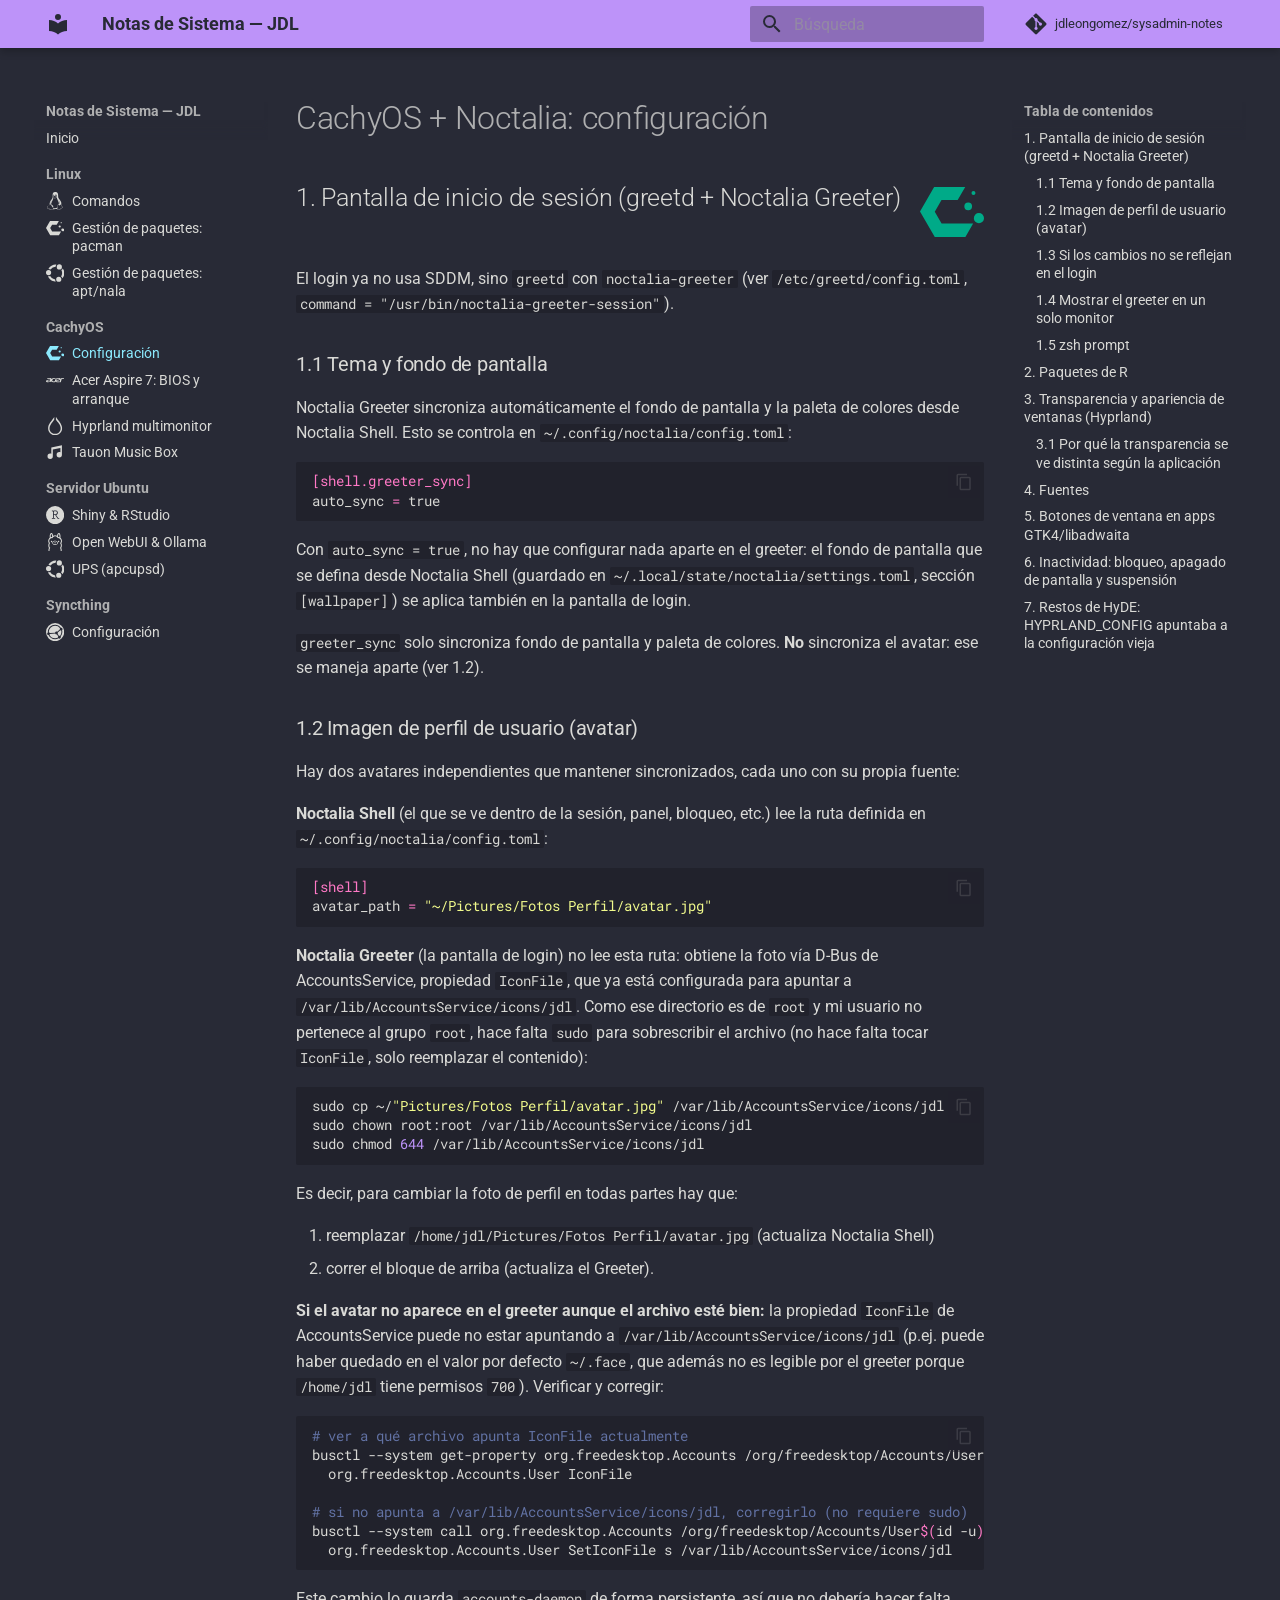
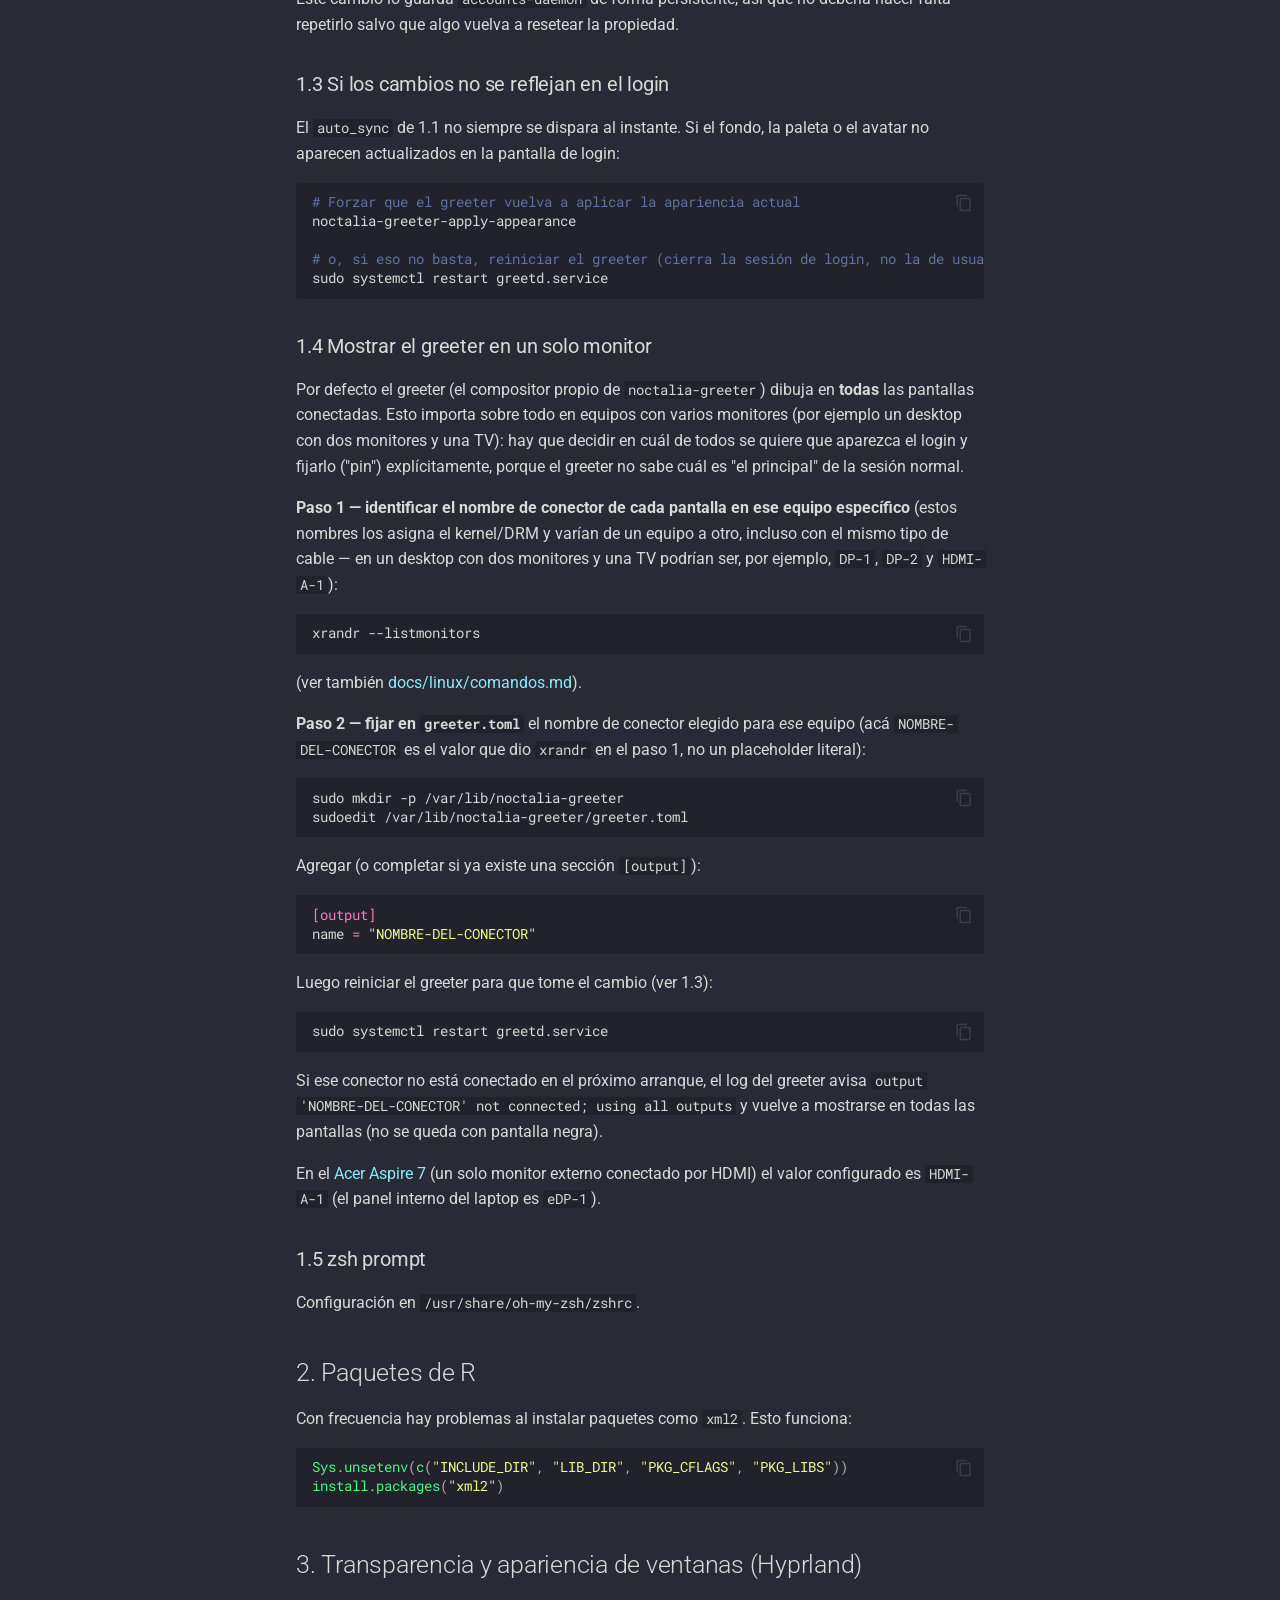
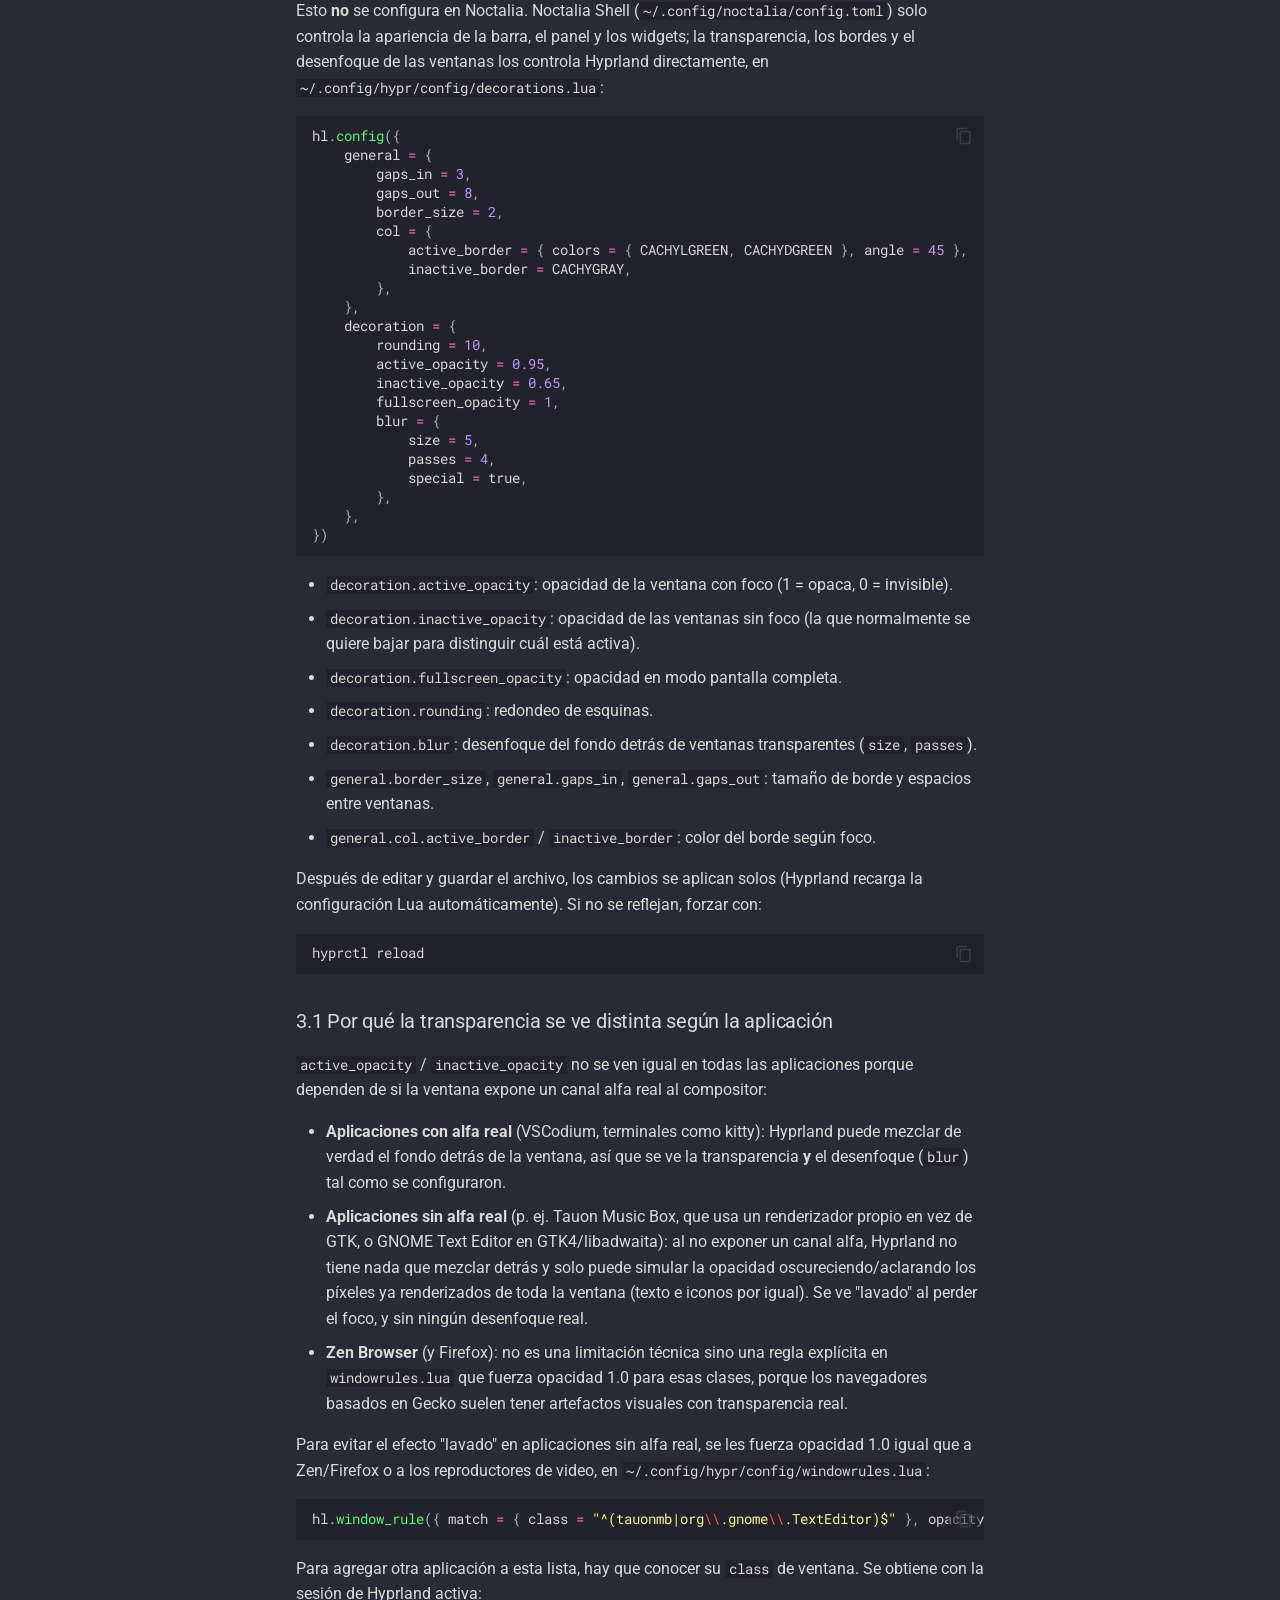
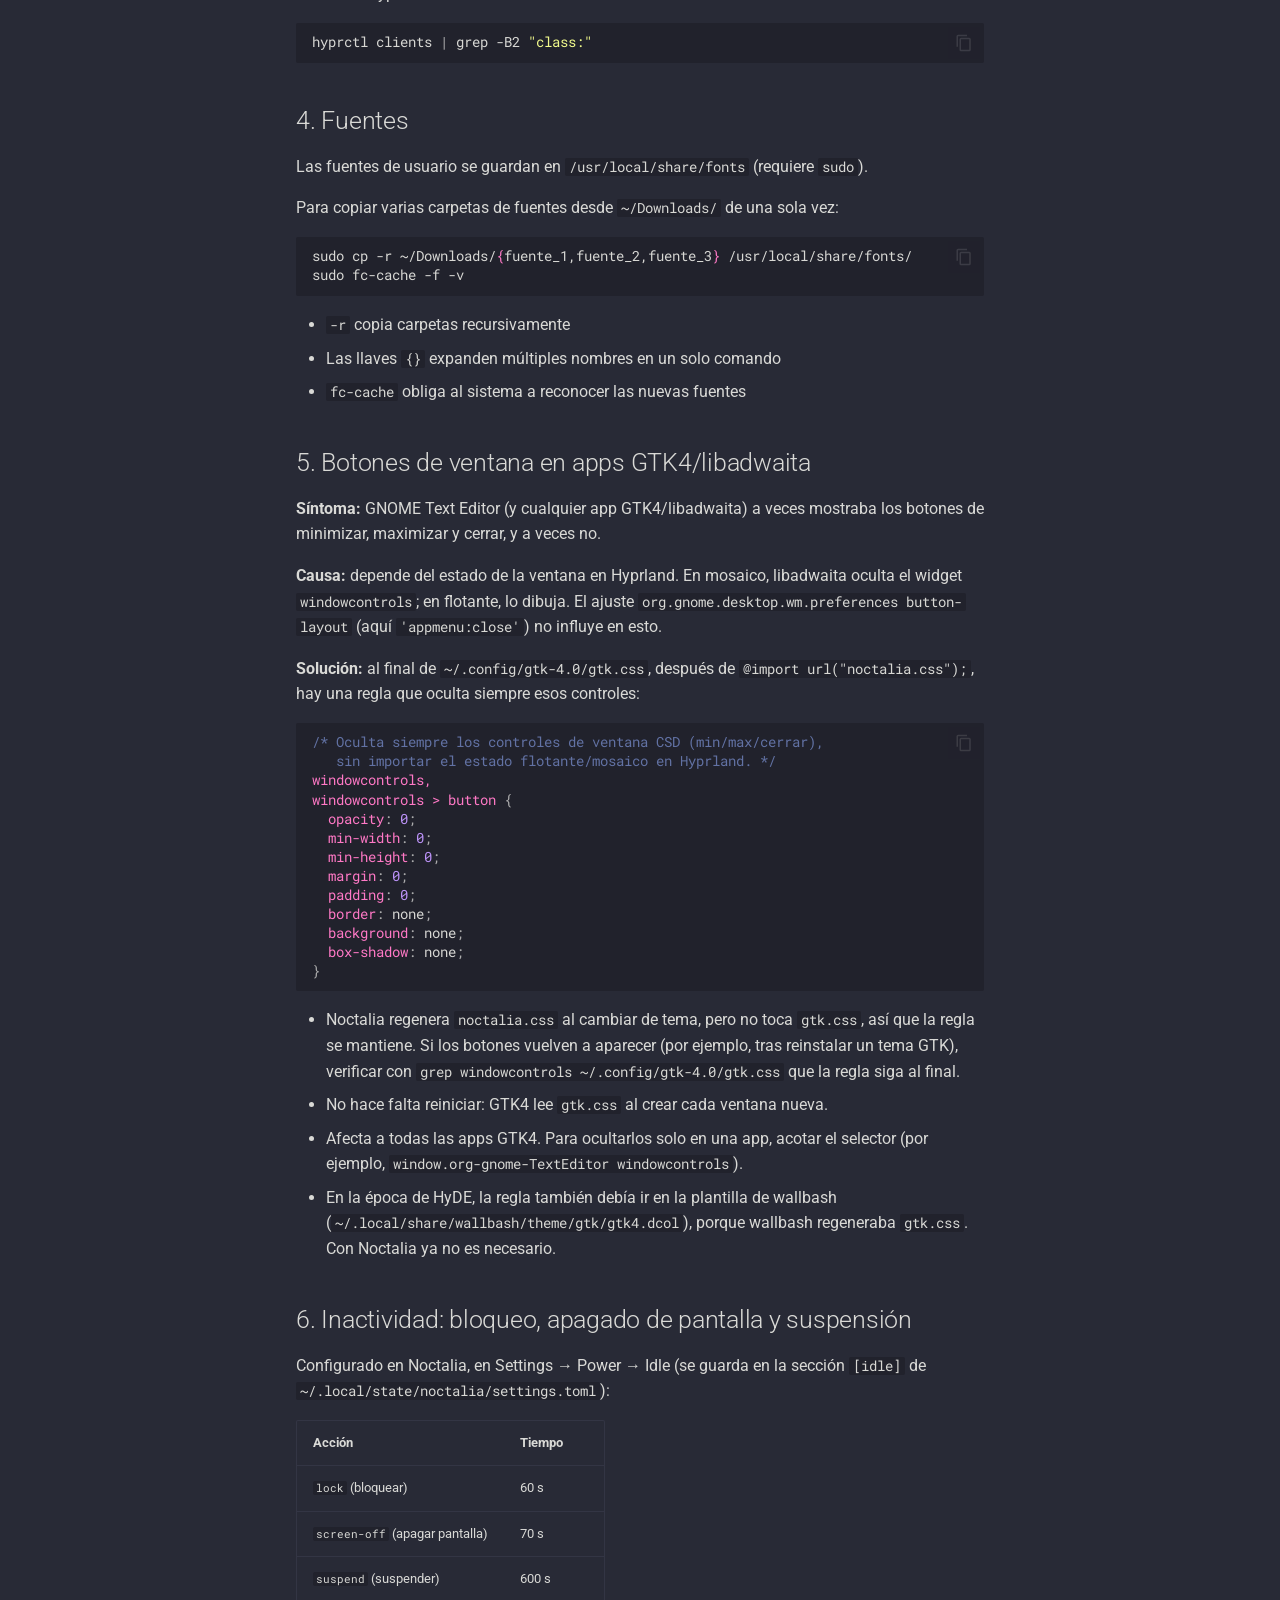
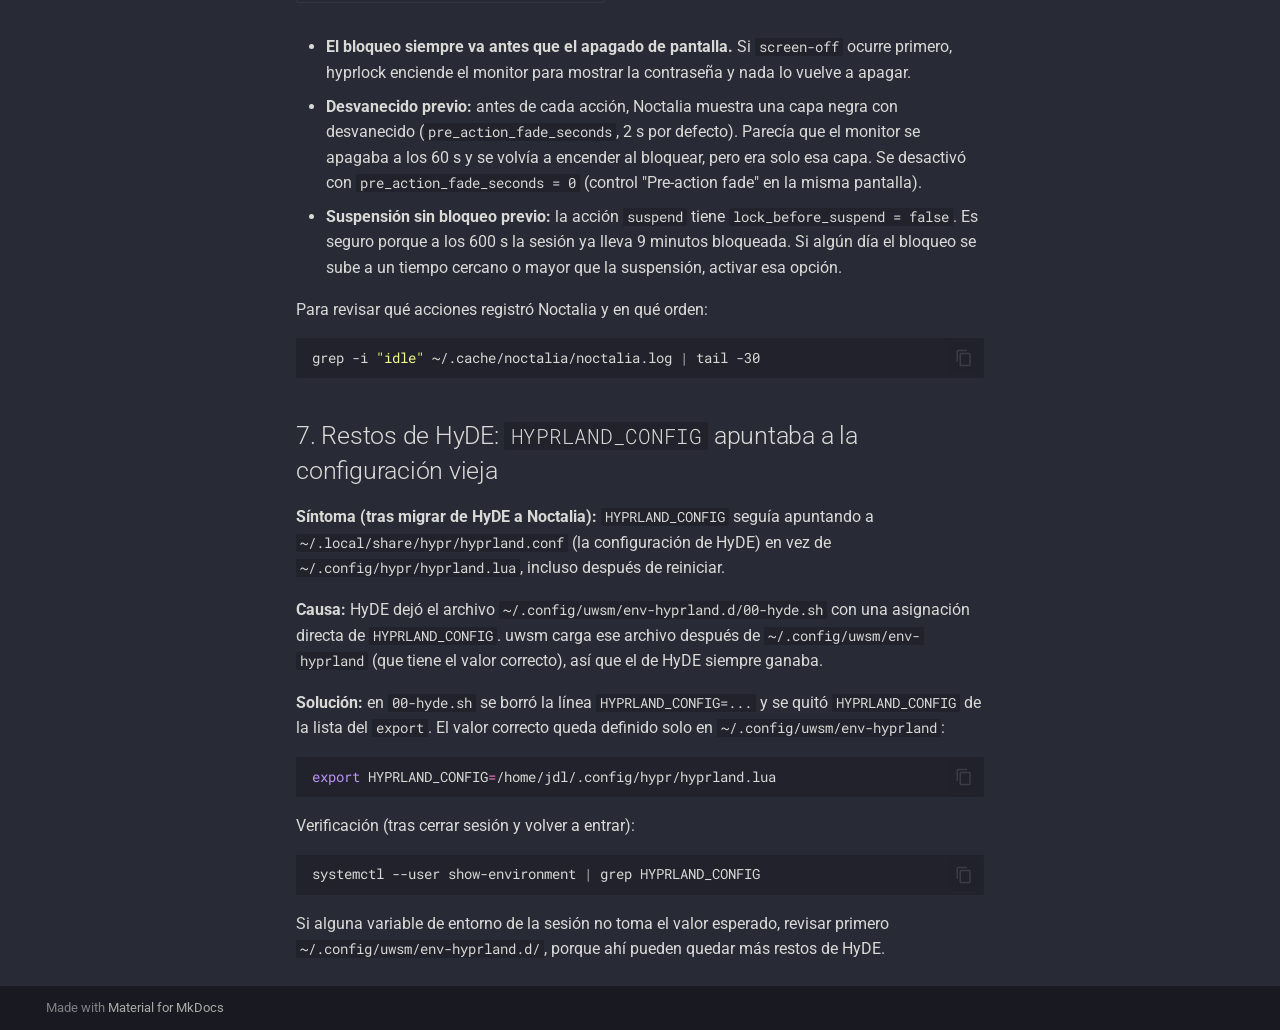
<file: cachyos/configuracion/index.html>
<!doctype html>
<html lang="es" class="no-js">
  <head>
    
      <meta charset="utf-8">
      <meta name="viewport" content="width=device-width,initial-scale=1">
      
        <meta name="description" content="Notas personales para administrar servidor Ubuntu y PC CachyOS">
      
      
        <meta name="author" content="Juan David Leongómez">
      
      
      
        <link rel="prev" href="../../linux/apt-nala/">
      
      
        <link rel="next" href="../acer-aspire-bios/">
      
      
        
      
      
      <link rel="icon" href="../../assets/images/favicon.png">
      <meta name="generator" content="mkdocs-1.6.1, mkdocs-material-9.8.0">
    
    
      
        <title>Configuración - Notas de Sistema — JDL</title>
      
    
    
      <link rel="stylesheet" href="../../assets/stylesheets/main.57a0d79d.min.css">
      
        
        <link rel="stylesheet" href="../../assets/stylesheets/palette.fb2fffe2.min.css">
      
      


    
    
      
    
    
      
        
        
        <link rel="preconnect" href="https://fonts.gstatic.com" crossorigin>
        <link rel="stylesheet" href="https://fonts.googleapis.com/css?family=Roboto:300,300i,400,400i,700,700i%7CRoboto+Mono:400,400i,700,700i&display=fallback">
        <style>:root{--md-text-font:"Roboto";--md-code-font:"Roboto Mono"}</style>
      
    
    
      <link rel="stylesheet" href="../../stylesheets/dracula.css">
    
    <script>__md_scope=new URL("../..",location),__md_hash=e=>[...e].reduce(((e,_)=>(e<<5)-e+_.charCodeAt(0)),0),__md_get=(e,_=localStorage,t=__md_scope)=>JSON.parse(_.getItem(t.pathname+"."+e)),__md_set=(e,_,t=localStorage,a=__md_scope)=>{try{t.setItem(a.pathname+"."+e,JSON.stringify(_))}catch(e){}}</script>
    
      

    
    
  </head>
  
  
    
    
      
    
    
    
    
    <body dir="ltr" data-md-color-scheme="dracula" data-md-color-primary="indigo" data-md-color-accent="indigo">
  
    
    <input class="md-toggle" data-md-toggle="drawer" type="checkbox" id="__drawer" autocomplete="off">
    <input class="md-toggle" data-md-toggle="search" type="checkbox" id="__search" autocomplete="off">
    <label class="md-overlay" for="__drawer"></label>
    <div data-md-component="skip">
      
        
        <a href="#cachyos-noctalia-configuracion" class="md-skip">
          Saltar a contenido
        </a>
      
    </div>
    <div data-md-component="announce">
      
    </div>
    
    
      

  

<header class="md-header md-header--shadow" data-md-component="header">
  <nav class="md-header__inner md-grid" aria-label="Cabecera">
    <a href="../.." title="Notas de Sistema — JDL" class="md-header__button md-logo" aria-label="Notas de Sistema — JDL" data-md-component="logo">
      
  
  <svg xmlns="http://www.w3.org/2000/svg" viewBox="0 0 24 24"><path d="M12 8a3 3 0 0 0 3-3 3 3 0 0 0-3-3 3 3 0 0 0-3 3 3 3 0 0 0 3 3m0 3.54C9.64 9.35 6.5 8 3 8v11c3.5 0 6.64 1.35 9 3.54 2.36-2.19 5.5-3.54 9-3.54V8c-3.5 0-6.64 1.35-9 3.54"/></svg>

    </a>
    <label class="md-header__button md-icon" for="__drawer">
      
      <svg xmlns="http://www.w3.org/2000/svg" viewBox="0 0 24 24"><path d="M3 6h18v2H3zm0 5h18v2H3zm0 5h18v2H3z"/></svg>
    </label>
    <div class="md-header__title" data-md-component="header-title">
      <div class="md-header__ellipsis">
        <div class="md-header__topic">
          <span class="md-ellipsis">
            Notas de Sistema — JDL
          </span>
        </div>
        <div class="md-header__topic" data-md-component="header-topic">
          <span class="md-ellipsis">
            
              Configuración
            
          </span>
        </div>
      </div>
    </div>
    
      
        <form class="md-header__option" data-md-component="palette">
  
    
    
    
    <input class="md-option" data-md-color-media="" data-md-color-scheme="dracula" data-md-color-primary="indigo" data-md-color-accent="indigo"  aria-hidden="true"  type="radio" name="__palette" id="__palette_0">
    
  
</form>
      
    
    
      <script>var palette=__md_get("__palette");if(palette&&palette.color){if("(prefers-color-scheme)"===palette.color.media){var media=matchMedia("(prefers-color-scheme: light)"),input=document.querySelector(media.matches?"[data-md-color-media='(prefers-color-scheme: light)']":"[data-md-color-media='(prefers-color-scheme: dark)']");palette.color.media=input.getAttribute("data-md-color-media"),palette.color.scheme=input.getAttribute("data-md-color-scheme"),palette.color.primary=input.getAttribute("data-md-color-primary"),palette.color.accent=input.getAttribute("data-md-color-accent")}for(var[key,value]of Object.entries(palette.color))document.body.setAttribute("data-md-color-"+key,value)}</script>
    
    
    
      
      
        <label class="md-header__button md-icon" for="__search">
          
          <svg xmlns="http://www.w3.org/2000/svg" viewBox="0 0 24 24"><path d="M9.5 3A6.5 6.5 0 0 1 16 9.5c0 1.61-.59 3.09-1.56 4.23l.27.27h.79l5 5-1.5 1.5-5-5v-.79l-.27-.27A6.52 6.52 0 0 1 9.5 16 6.5 6.5 0 0 1 3 9.5 6.5 6.5 0 0 1 9.5 3m0 2C7 5 5 7 5 9.5S7 14 9.5 14 14 12 14 9.5 12 5 9.5 5"/></svg>
        </label>
        <div class="md-search" data-md-component="search" role="dialog">
  <label class="md-search__overlay" for="__search"></label>
  <div class="md-search__inner" role="search">
    <form class="md-search__form" name="search">
      <input type="text" class="md-search__input" name="query" aria-label="Búsqueda" placeholder="Búsqueda" autocapitalize="off" autocorrect="off" autocomplete="off" spellcheck="false" data-md-component="search-query" required>
      <label class="md-search__icon md-icon" for="__search">
        
        <svg xmlns="http://www.w3.org/2000/svg" viewBox="0 0 24 24"><path d="M9.5 3A6.5 6.5 0 0 1 16 9.5c0 1.61-.59 3.09-1.56 4.23l.27.27h.79l5 5-1.5 1.5-5-5v-.79l-.27-.27A6.52 6.52 0 0 1 9.5 16 6.5 6.5 0 0 1 3 9.5 6.5 6.5 0 0 1 9.5 3m0 2C7 5 5 7 5 9.5S7 14 9.5 14 14 12 14 9.5 12 5 9.5 5"/></svg>
        
        <svg xmlns="http://www.w3.org/2000/svg" viewBox="0 0 24 24"><path d="M20 11v2H8l5.5 5.5-1.42 1.42L4.16 12l7.92-7.92L13.5 5.5 8 11z"/></svg>
      </label>
      <nav class="md-search__options" aria-label="Buscar">
        
        <button type="reset" class="md-search__icon md-icon" title="Limpiar" aria-label="Limpiar" tabindex="-1">
          
          <svg xmlns="http://www.w3.org/2000/svg" viewBox="0 0 24 24"><path d="M19 6.41 17.59 5 12 10.59 6.41 5 5 6.41 10.59 12 5 17.59 6.41 19 12 13.41 17.59 19 19 17.59 13.41 12z"/></svg>
        </button>
      </nav>
      
        <div class="md-search__suggest" data-md-component="search-suggest"></div>
      
    </form>
    <div class="md-search__output">
      <div class="md-search__scrollwrap" tabindex="0" data-md-scrollfix>
        <div class="md-search-result" data-md-component="search-result">
          <div class="md-search-result__meta">
            Inicializando búsqueda
          </div>
          <ol class="md-search-result__list" role="presentation"></ol>
        </div>
      </div>
    </div>
  </div>
</div>
      
    
    
      <div class="md-header__source">
        <a href="https://github.com/jdleongomez/sysadmin-notes" title="Ir al repositorio" class="md-source" data-md-component="source">
  <div class="md-source__icon md-icon">
    
    <svg xmlns="http://www.w3.org/2000/svg" viewBox="0 0 448 512"><!--! Font Awesome Free 7.1.0 by @fontawesome - https://fontawesome.com License - https://fontawesome.com/license/free (Icons: CC BY 4.0, Fonts: SIL OFL 1.1, Code: MIT License) Copyright 2025 Fonticons, Inc.--><path d="M439.6 236.1 244 40.5c-5.4-5.5-12.8-8.5-20.4-8.5s-15 3-20.4 8.4L162.5 81l51.5 51.5c27.1-9.1 52.7 16.8 43.4 43.7l49.7 49.7c34.2-11.8 61.2 31 35.5 56.7-26.5 26.5-70.2-2.9-56-37.3L240.3 199v121.9c25.3 12.5 22.3 41.8 9.1 55-6.4 6.4-15.2 10.1-24.3 10.1s-17.8-3.6-24.3-10.1c-17.6-17.6-11.1-46.9 11.2-56v-123c-20.8-8.5-24.6-30.7-18.6-45L142.6 101 8.5 235.1C3 240.6 0 247.9 0 255.5s3 15 8.5 20.4l195.6 195.7c5.4 5.4 12.7 8.4 20.4 8.4s15-3 20.4-8.4l194.7-194.7c5.4-5.4 8.4-12.8 8.4-20.4s-3-15-8.4-20.4"/></svg>
  </div>
  <div class="md-source__repository">
    jdleongomez/sysadmin-notes
  </div>
</a>
      </div>
    
  </nav>
  
</header>
    
    <div class="md-container" data-md-component="container">
      
      
        
          
        
      
      <main class="md-main" data-md-component="main">
        <div class="md-main__inner md-grid">
          
            
              
              <div class="md-sidebar md-sidebar--primary" data-md-component="sidebar" data-md-type="navigation" >
                <div class="md-sidebar__scrollwrap">
                  <div class="md-sidebar__inner">
                    



<nav class="md-nav md-nav--primary" aria-label="Navegación" data-md-level="0">
  <label class="md-nav__title" for="__drawer">
    <a href="../.." title="Notas de Sistema — JDL" class="md-nav__button md-logo" aria-label="Notas de Sistema — JDL" data-md-component="logo">
      
  
  <svg xmlns="http://www.w3.org/2000/svg" viewBox="0 0 24 24"><path d="M12 8a3 3 0 0 0 3-3 3 3 0 0 0-3-3 3 3 0 0 0-3 3 3 3 0 0 0 3 3m0 3.54C9.64 9.35 6.5 8 3 8v11c3.5 0 6.64 1.35 9 3.54 2.36-2.19 5.5-3.54 9-3.54V8c-3.5 0-6.64 1.35-9 3.54"/></svg>

    </a>
    Notas de Sistema — JDL
  </label>
  
    <div class="md-nav__source">
      <a href="https://github.com/jdleongomez/sysadmin-notes" title="Ir al repositorio" class="md-source" data-md-component="source">
  <div class="md-source__icon md-icon">
    
    <svg xmlns="http://www.w3.org/2000/svg" viewBox="0 0 448 512"><!--! Font Awesome Free 7.1.0 by @fontawesome - https://fontawesome.com License - https://fontawesome.com/license/free (Icons: CC BY 4.0, Fonts: SIL OFL 1.1, Code: MIT License) Copyright 2025 Fonticons, Inc.--><path d="M439.6 236.1 244 40.5c-5.4-5.5-12.8-8.5-20.4-8.5s-15 3-20.4 8.4L162.5 81l51.5 51.5c27.1-9.1 52.7 16.8 43.4 43.7l49.7 49.7c34.2-11.8 61.2 31 35.5 56.7-26.5 26.5-70.2-2.9-56-37.3L240.3 199v121.9c25.3 12.5 22.3 41.8 9.1 55-6.4 6.4-15.2 10.1-24.3 10.1s-17.8-3.6-24.3-10.1c-17.6-17.6-11.1-46.9 11.2-56v-123c-20.8-8.5-24.6-30.7-18.6-45L142.6 101 8.5 235.1C3 240.6 0 247.9 0 255.5s3 15 8.5 20.4l195.6 195.7c5.4 5.4 12.7 8.4 20.4 8.4s15-3 20.4-8.4l194.7-194.7c5.4-5.4 8.4-12.8 8.4-20.4s-3-15-8.4-20.4"/></svg>
  </div>
  <div class="md-source__repository">
    jdleongomez/sysadmin-notes
  </div>
</a>
    </div>
  
  <ul class="md-nav__list" data-md-scrollfix>
    
      
      
  
  
  
  
    <li class="md-nav__item">
      <a href="../.." class="md-nav__link">
        
  
  
  <span class="md-ellipsis">
    
  
    Inicio
  

    
  </span>
  
  

      </a>
    </li>
  

    
      
      
  
  
  
  
    
    
    
    
      
        
        
      
    
    
    <li class="md-nav__item md-nav__item--section md-nav__item--nested">
      
        
        
        <input class="md-nav__toggle md-toggle " type="checkbox" id="__nav_2" >
        
          
          <label class="md-nav__link" for="__nav_2" id="__nav_2_label" tabindex="">
            
  
  
  <span class="md-ellipsis">
    
  
    Linux
  

    
  </span>
  
  

            <span class="md-nav__icon md-icon"></span>
          </label>
        
        <nav class="md-nav" data-md-level="1" aria-labelledby="__nav_2_label" aria-expanded="false">
          <label class="md-nav__title" for="__nav_2">
            <span class="md-nav__icon md-icon"></span>
            
  
    Linux
  

          </label>
          <ul class="md-nav__list" data-md-scrollfix>
            
              
                
  
  
  
  
    <li class="md-nav__item">
      <a href="../../linux/comandos/" class="md-nav__link">
        
  
  
    <svg xmlns="http://www.w3.org/2000/svg" viewBox="0 0 24 24"><path d="M12.504 0q-.232 0-.48.021c-4.226.333-3.105 4.807-3.17 6.298-.076 1.092-.3 1.953-1.05 3.02-.885 1.051-2.127 2.75-2.716 4.521-.278.832-.41 1.684-.287 2.489a.4.4 0 0 0-.11.135c-.26.268-.45.6-.663.839-.199.199-.485.267-.797.4-.313.136-.658.269-.864.68-.09.189-.136.394-.132.602 0 .199.027.4.055.536.058.399.116.728.04.97-.249.68-.28 1.145-.106 1.484.174.334.535.47.94.601.81.2 1.91.135 2.774.6.926.466 1.866.67 2.616.47.526-.116.97-.464 1.208-.946.587-.003 1.23-.269 2.26-.334.699-.058 1.574.267 2.577.2.025.134.063.198.114.333l.003.003c.391.778 1.113 1.132 1.884 1.071s1.592-.536 2.257-1.306c.631-.765 1.683-1.084 2.378-1.503.348-.199.629-.469.649-.853.023-.4-.2-.811-.714-1.376v-.097l-.003-.003c-.17-.2-.25-.535-.338-.926-.085-.401-.182-.786-.492-1.046h-.003c-.059-.054-.123-.067-.188-.135a.36.36 0 0 0-.19-.064c.431-1.278.264-2.55-.173-3.694-.533-1.41-1.465-2.638-2.175-3.483-.796-1.005-1.576-1.957-1.56-3.368.026-2.152.236-6.133-3.544-6.139m.529 3.405h.013c.213 0 .396.062.584.198.19.135.33.332.438.533.105.259.158.459.166.724 0-.02.006-.04.006-.06v.105l-.004-.021-.004-.024a1.8 1.8 0 0 1-.15.706.95.95 0 0 1-.213.335 1 1 0 0 0-.088-.042c-.104-.045-.198-.064-.284-.133a1.3 1.3 0 0 0-.22-.066c.05-.06.146-.133.183-.198q.08-.193.088-.402v-.02a1.2 1.2 0 0 0-.061-.4c-.045-.134-.101-.2-.183-.333-.084-.066-.167-.132-.267-.132h-.016c-.093 0-.176.03-.262.132a.8.8 0 0 0-.205.334 1.2 1.2 0 0 0-.09.4v.019q.002.134.02.267c-.193-.067-.438-.135-.607-.202a2 2 0 0 1-.018-.2v-.02a1.8 1.8 0 0 1 .15-.768 1.08 1.08 0 0 1 .43-.533 1 1 0 0 1 .594-.2zm-2.962.059h.036c.142 0 .27.048.399.135.146.129.264.288.344.465.09.199.14.4.153.667v.004c.007.134.006.2-.002.266v.08c-.03.007-.056.018-.083.024-.152.055-.274.135-.393.2q.018-.136.003-.267v-.015c-.012-.133-.04-.2-.082-.333a.6.6 0 0 0-.166-.267.25.25 0 0 0-.183-.064h-.021c-.071.006-.13.04-.186.132a.55.55 0 0 0-.12.27 1 1 0 0 0-.023.33v.015c.012.135.037.2.08.334.046.134.098.2.166.268q.014.014.034.024c-.07.057-.117.07-.176.136a.3.3 0 0 1-.131.068 2.6 2.6 0 0 1-.275-.402 1.8 1.8 0 0 1-.155-.667 1.8 1.8 0 0 1 .08-.668 1.4 1.4 0 0 1 .283-.535c.128-.133.26-.2.418-.2m1.37 1.706c.332 0 .733.065 1.216.399.293.2.523.269 1.052.468h.003c.255.136.405.266.478.399v-.131a.57.57 0 0 1 .016.47c-.123.31-.516.643-1.063.842v.002c-.268.135-.501.333-.775.465-.276.135-.588.292-1.012.267a1.1 1.1 0 0 1-.448-.067 4 4 0 0 1-.322-.198c-.195-.135-.363-.332-.612-.465v-.005h-.005c-.4-.246-.616-.512-.686-.71q-.104-.403.193-.6c.224-.135.38-.271.483-.336.104-.074.143-.102.176-.131h.002v-.003c.169-.202.436-.47.839-.601.139-.036.294-.065.466-.065zm2.8 2.142c.358 1.417 1.196 3.475 1.735 4.473.286.534.855 1.659 1.102 3.024.156-.005.33.018.513.064.646-1.671-.546-3.467-1.089-3.966-.22-.2-.232-.335-.123-.335.59.534 1.365 1.572 1.646 2.757.13.535.16 1.104.021 1.67.067.028.135.06.205.067 1.032.534 1.413.938 1.23 1.537v-.043c-.06-.003-.12 0-.18 0h-.016c.151-.467-.182-.825-1.065-1.224-.915-.4-1.646-.336-1.77.465-.008.043-.013.066-.018.135-.068.023-.139.053-.209.064-.43.268-.662.669-.793 1.187-.13.533-.17 1.156-.205 1.869v.003c-.02.334-.17.838-.319 1.35-1.5 1.072-3.58 1.538-5.348.334a2.7 2.7 0 0 0-.402-.533 1.5 1.5 0 0 0-.275-.333c.182 0 .338-.03.465-.067a.62.62 0 0 0 .314-.334c.108-.267 0-.697-.345-1.163s-.931-.995-1.788-1.521c-.63-.4-.986-.87-1.15-1.396-.165-.534-.143-1.085-.015-1.645.245-1.07.873-2.11 1.274-2.763.107-.065.037.135-.408.974-.396.751-1.14 2.497-.122 3.854a8.1 8.1 0 0 1 .647-2.876c.564-1.278 1.743-3.504 1.836-5.268.048.036.217.135.289.202.218.133.38.333.59.465.21.201.477.335.876.335q.058.005.11.006c.412 0 .73-.134.997-.268.29-.134.52-.334.74-.4h.005c.467-.135.835-.402 1.044-.7zm2.185 8.958c.037.6.343 1.245.882 1.377.588.134 1.434-.333 1.791-.765l.211-.01c.315-.007.577.01.847.268l.003.003c.208.199.305.53.391.876.085.4.154.78.409 1.066.486.527.645.906.636 1.14l.003-.007v.018l-.003-.012c-.015.262-.185.396-.498.595-.63.401-1.746.712-2.457 1.57-.618.737-1.37 1.14-2.036 1.191-.664.053-1.237-.2-1.574-.898l-.005-.003c-.21-.4-.12-1.025.056-1.69.176-.668.428-1.344.463-1.897.037-.714.076-1.335.195-1.814.12-.465.308-.797.641-.984l.045-.022zm-10.814.049h.01q.08 0 .157.014c.376.055.706.333 1.023.752l.91 1.664.003.003c.243.533.754 1.064 1.189 1.637.434.598.77 1.131.729 1.57v.006c-.057.744-.48 1.148-1.125 1.294-.645.135-1.52.002-2.395-.464-.968-.536-2.118-.469-2.857-.602q-.553-.1-.723-.4c-.11-.2-.113-.602.123-1.23v-.004l.002-.003c.117-.334.03-.752-.027-1.118-.055-.401-.083-.71.043-.94.16-.334.396-.4.69-.533.294-.135.64-.202.915-.47h.002v-.002c.256-.268.445-.601.668-.838.19-.201.38-.336.663-.336m7.159-9.074c-.435.201-.945.535-1.488.535-.542 0-.97-.267-1.28-.466-.154-.134-.28-.268-.373-.335-.164-.134-.144-.333-.074-.333.109.016.129.134.199.2.096.066.215.2.36.333.292.2.68.467 1.167.467.485 0 1.053-.267 1.398-.466.195-.135.445-.334.648-.467.156-.136.149-.267.279-.267.128.016.034.134-.147.332a8 8 0 0 1-.69.468zm-1.082-1.583V5.64c-.006-.02.013-.042.029-.05.074-.043.18-.027.26.004.063 0 .16.067.15.135-.006.049-.085.066-.135.066-.055 0-.092-.043-.141-.068-.052-.018-.146-.008-.163-.065m-.551 0c-.02.058-.113.049-.166.066-.047.025-.086.068-.14.068-.05 0-.13-.02-.136-.068-.01-.066.088-.133.15-.133.08-.031.184-.047.259-.005.019.009.036.03.03.05v.02h.003z"/></svg>
  
  <span class="md-ellipsis">
    
  
    Comandos
  

    
  </span>
  
  

      </a>
    </li>
  

              
            
              
                
  
  
  
  
    <li class="md-nav__item">
      <a href="../../linux/pacman/" class="md-nav__link">
        
  
  
    <svg viewBox="0 0 24 24" xmlns="http://www.w3.org/2000/svg"><path d="M5.301 2.646 0 11.771l5.541 9.583h11.486l2.904-5.017H8.102l-2.56-4.429L8.067 7.54h6.063l2.83-4.893ZM20.058 4.12a.748.748 0 0 0 0 1.496.748.748 0 0 0 0-1.496m-1.983 4.303a1.45 1.45 0 0 0 0 2.9 1.45 1.45 0 0 0 0-2.9m4.02 3.98a1.904 1.904 0 0 0 0 3.809 1.904 1.904 0 0 0 0-3.81"/></svg>
  
  <span class="md-ellipsis">
    
  
    Gestión de paquetes: pacman
  

    
  </span>
  
  

      </a>
    </li>
  

              
            
              
                
  
  
  
  
    <li class="md-nav__item">
      <a href="../../linux/apt-nala/" class="md-nav__link">
        
  
  
    <svg xmlns="http://www.w3.org/2000/svg" viewBox="0 0 24 24"><path d="M17.61.455a3.41 3.41 0 0 0-3.41 3.41 3.41 3.41 0 0 0 3.41 3.41 3.41 3.41 0 0 0 3.41-3.41 3.41 3.41 0 0 0-3.41-3.41M12.92.8C8.923.777 5.137 2.941 3.148 6.451a5 5 0 0 1 .26-.007 4.9 4.9 0 0 1 2.585.737A8.32 8.32 0 0 1 12.688 3.6 4.94 4.94 0 0 1 13.723.834 11 11 0 0 0 12.92.8m9.226 4.994a4.9 4.9 0 0 1-1.918 2.246 8.36 8.36 0 0 1-.273 8.303 4.9 4.9 0 0 1 1.632 2.54 11.16 11.16 0 0 0 .559-13.089M3.41 7.932A3.41 3.41 0 0 0 0 11.342a3.41 3.41 0 0 0 3.41 3.409 3.41 3.41 0 0 0 3.41-3.41 3.41 3.41 0 0 0-3.41-3.41zm2.027 7.866a4.9 4.9 0 0 1-2.915.358 11.1 11.1 0 0 0 7.991 6.698 11.2 11.2 0 0 0 2.422.249 4.88 4.88 0 0 1-.999-2.85 9 9 0 0 1-.836-.136 8.3 8.3 0 0 1-5.663-4.32zm11.405.928a3.41 3.41 0 0 0-3.41 3.41 3.41 3.41 0 0 0 3.41 3.41 3.41 3.41 0 0 0 3.41-3.41 3.41 3.41 0 0 0-3.41-3.41"/></svg>
  
  <span class="md-ellipsis">
    
  
    Gestión de paquetes: apt/nala
  

    
  </span>
  
  

      </a>
    </li>
  

              
            
          </ul>
        </nav>
      
    </li>
  

    
      
      
  
  
    
  
  
  
    
    
    
    
      
        
        
      
    
    
    <li class="md-nav__item md-nav__item--active md-nav__item--section md-nav__item--nested">
      
        
        
        <input class="md-nav__toggle md-toggle " type="checkbox" id="__nav_3" checked>
        
          
          <label class="md-nav__link" for="__nav_3" id="__nav_3_label" tabindex="">
            
  
  
  <span class="md-ellipsis">
    
  
    CachyOS
  

    
  </span>
  
  

            <span class="md-nav__icon md-icon"></span>
          </label>
        
        <nav class="md-nav" data-md-level="1" aria-labelledby="__nav_3_label" aria-expanded="true">
          <label class="md-nav__title" for="__nav_3">
            <span class="md-nav__icon md-icon"></span>
            
  
    CachyOS
  

          </label>
          <ul class="md-nav__list" data-md-scrollfix>
            
              
                
  
  
    
  
  
  
    <li class="md-nav__item md-nav__item--active">
      
      <input class="md-nav__toggle md-toggle" type="checkbox" id="__toc">
      
      
        
      
      
        <label class="md-nav__link md-nav__link--active" for="__toc">
          
  
  
    <svg viewBox="0 0 24 24" xmlns="http://www.w3.org/2000/svg"><path d="M5.301 2.646 0 11.771l5.541 9.583h11.486l2.904-5.017H8.102l-2.56-4.429L8.067 7.54h6.063l2.83-4.893ZM20.058 4.12a.748.748 0 0 0 0 1.496.748.748 0 0 0 0-1.496m-1.983 4.303a1.45 1.45 0 0 0 0 2.9 1.45 1.45 0 0 0 0-2.9m4.02 3.98a1.904 1.904 0 0 0 0 3.809 1.904 1.904 0 0 0 0-3.81"/></svg>
  
  <span class="md-ellipsis">
    
  
    Configuración
  

    
  </span>
  
  

          <span class="md-nav__icon md-icon"></span>
        </label>
      
      <a href="./" class="md-nav__link md-nav__link--active">
        
  
  
    <svg viewBox="0 0 24 24" xmlns="http://www.w3.org/2000/svg"><path d="M5.301 2.646 0 11.771l5.541 9.583h11.486l2.904-5.017H8.102l-2.56-4.429L8.067 7.54h6.063l2.83-4.893ZM20.058 4.12a.748.748 0 0 0 0 1.496.748.748 0 0 0 0-1.496m-1.983 4.303a1.45 1.45 0 0 0 0 2.9 1.45 1.45 0 0 0 0-2.9m4.02 3.98a1.904 1.904 0 0 0 0 3.809 1.904 1.904 0 0 0 0-3.81"/></svg>
  
  <span class="md-ellipsis">
    
  
    Configuración
  

    
  </span>
  
  

      </a>
      
        

<nav class="md-nav md-nav--secondary" aria-label="Tabla de contenidos">
  
  
  
    
  
  
    <label class="md-nav__title" for="__toc">
      <span class="md-nav__icon md-icon"></span>
      Tabla de contenidos
    </label>
    <ul class="md-nav__list" data-md-component="toc" data-md-scrollfix>
      
        <li class="md-nav__item">
  <a href="#1-pantalla-de-inicio-de-sesion-greetd-noctalia-greeter" class="md-nav__link">
    <span class="md-ellipsis">
      
        1. Pantalla de inicio de sesión (greetd + Noctalia Greeter)
      
    </span>
  </a>
  
    <nav class="md-nav" aria-label="1. Pantalla de inicio de sesión (greetd + Noctalia Greeter)">
      <ul class="md-nav__list">
        
          <li class="md-nav__item">
  <a href="#11-tema-y-fondo-de-pantalla" class="md-nav__link">
    <span class="md-ellipsis">
      
        1.1 Tema y fondo de pantalla
      
    </span>
  </a>
  
</li>
        
          <li class="md-nav__item">
  <a href="#12-imagen-de-perfil-de-usuario-avatar" class="md-nav__link">
    <span class="md-ellipsis">
      
        1.2 Imagen de perfil de usuario (avatar)
      
    </span>
  </a>
  
</li>
        
          <li class="md-nav__item">
  <a href="#13-si-los-cambios-no-se-reflejan-en-el-login" class="md-nav__link">
    <span class="md-ellipsis">
      
        1.3 Si los cambios no se reflejan en el login
      
    </span>
  </a>
  
</li>
        
          <li class="md-nav__item">
  <a href="#14-mostrar-el-greeter-en-un-solo-monitor" class="md-nav__link">
    <span class="md-ellipsis">
      
        1.4 Mostrar el greeter en un solo monitor
      
    </span>
  </a>
  
</li>
        
          <li class="md-nav__item">
  <a href="#15-zsh-prompt" class="md-nav__link">
    <span class="md-ellipsis">
      
        1.5 zsh prompt
      
    </span>
  </a>
  
</li>
        
      </ul>
    </nav>
  
</li>
      
        <li class="md-nav__item">
  <a href="#2-paquetes-de-r" class="md-nav__link">
    <span class="md-ellipsis">
      
        2. Paquetes de R
      
    </span>
  </a>
  
</li>
      
        <li class="md-nav__item">
  <a href="#3-transparencia-y-apariencia-de-ventanas-hyprland" class="md-nav__link">
    <span class="md-ellipsis">
      
        3. Transparencia y apariencia de ventanas (Hyprland)
      
    </span>
  </a>
  
    <nav class="md-nav" aria-label="3. Transparencia y apariencia de ventanas (Hyprland)">
      <ul class="md-nav__list">
        
          <li class="md-nav__item">
  <a href="#31-por-que-la-transparencia-se-ve-distinta-segun-la-aplicacion" class="md-nav__link">
    <span class="md-ellipsis">
      
        3.1 Por qué la transparencia se ve distinta según la aplicación
      
    </span>
  </a>
  
</li>
        
      </ul>
    </nav>
  
</li>
      
        <li class="md-nav__item">
  <a href="#4-fuentes" class="md-nav__link">
    <span class="md-ellipsis">
      
        4. Fuentes
      
    </span>
  </a>
  
</li>
      
        <li class="md-nav__item">
  <a href="#5-botones-de-ventana-en-apps-gtk4libadwaita" class="md-nav__link">
    <span class="md-ellipsis">
      
        5. Botones de ventana en apps GTK4/libadwaita
      
    </span>
  </a>
  
</li>
      
        <li class="md-nav__item">
  <a href="#6-inactividad-bloqueo-apagado-de-pantalla-y-suspension" class="md-nav__link">
    <span class="md-ellipsis">
      
        6. Inactividad: bloqueo, apagado de pantalla y suspensión
      
    </span>
  </a>
  
</li>
      
        <li class="md-nav__item">
  <a href="#7-restos-de-hyde-hyprland_config-apuntaba-a-la-configuracion-vieja" class="md-nav__link">
    <span class="md-ellipsis">
      
        7. Restos de HyDE: HYPRLAND_CONFIG apuntaba a la configuración vieja
      
    </span>
  </a>
  
</li>
      
    </ul>
  
</nav>
      
    </li>
  

              
            
              
                
  
  
  
  
    <li class="md-nav__item">
      <a href="../acer-aspire-bios/" class="md-nav__link">
        
  
  
    <svg xmlns="http://www.w3.org/2000/svg" viewBox="0 0 24 24"><path d="M23.943 9.364c-.085-.113-.17-.198-.595-.226-.113 0-.453-.029-1.048-.029-1.56 0-2.636.482-3.175 1.417.142-.935-.765-1.417-2.749-1.417-2.324 0-3.798.935-4.393 2.834-.226.709-.226 1.276-.056 1.73h-.567c-.425.027-.992.056-1.36.056-.85 0-1.39-.142-1.588-.425-.17-.255-.17-.737.057-1.446.368-1.162 1.247-1.672 2.664-1.672.737 0 1.445.085 1.445.085.085 0 .142-.113.142-.198l-.028-.085-.057-.397c-.028-.255-.227-.397-.567-.453-.311-.029-.567-.029-.907-.029h-.028c-1.842 0-3.146.624-3.854 1.814.255-1.219-.596-1.814-2.551-1.814-1.105 0-1.9.029-2.353.085-.368.057-.595.199-.68.454l-.17.51c-.028.085.029.142.142.142.085 0 .425-.057.992-.086a25 25 0 0 1 1.672-.085c1.077 0 1.559.284 1.389.822-.029.114-.114.199-.255.227-1.02.17-1.842.284-2.438.369-1.7.226-2.692.736-2.947 1.587-.369 1.162.538 1.728 2.72 1.728 1.078 0 2.013-.056 2.75-.198.425-.085.652-.17.737-.453l.396-1.304c-.028 1.304.85 1.955 2.721 1.955.794 0 1.559-.028 1.927-.085.369-.056.567-.141.652-.425l.085-.396c.397.623 1.276.935 2.608.935 1.417 0 2.239-.029 2.465-.114a.52.52 0 0 0 .369-.311l.028-.085.17-.539c.029-.085-.028-.142-.142-.142l-.906.057c-.596.029-1.077.057-1.418.057-.651 0-1.076-.057-1.332-.142-.368-.142-.538-.397-.51-.822l2.863-.368c1.275-.17 2.154-.567 2.579-1.19l-.992 3.315c-.028.057 0 .114.028.142.029.028.085.057.199.057h1.19c.198 0 .283-.114.312-.199l1.048-3.656c.142-.481.567-.708 1.36-.708.71 0 1.22 0 1.56.028h.028c.057 0 .17-.028.255-.17l.17-.51c0-.085 0-.17-.057-.227M4.841 13.73c-.368.057-.907.085-1.587.085-1.219 0-1.729-.255-1.587-.737.113-.34.425-.567.935-.624l2.75-.368zm12.669-2.95q-.17.553-1.616.766l-2.295.311.056-.198c.199-.624.454-1.02.794-1.247q.51-.34 1.7-.34c1.05.028 1.503.255 1.36.708Z"/></svg>
  
  <span class="md-ellipsis">
    
  
    Acer Aspire 7: BIOS y arranque
  

    
  </span>
  
  

      </a>
    </li>
  

              
            
              
                
  
  
  
  
    <li class="md-nav__item">
      <a href="../hyprland-multimonitor/" class="md-nav__link">
        
  
  
    <svg xmlns="http://www.w3.org/2000/svg" viewBox="0 0 24 24"><path d="M13.1.001c.07.075.116.112.147.158.57.842 1.13 1.69 1.708 2.527.333.482.687.949 1.042 1.414.343.451.706.887 1.05 1.338.397.522.8 1.04 1.169 1.582.473.693.95 1.388 1.359 2.118.348.622.626 1.285.892 1.948.188.47.314.965.449 1.454.062.226.08.466.116.7.045.285.121.57.126.857.012.747.077 1.496-.053 2.239a9.2 9.2 0 0 1-.74 2.36c-.36.765-.798 1.472-1.333 2.125-.485.592-1.054 1.081-1.67 1.53a7.6 7.6 0 0 1-1.438.83c-.458.2-.93.36-1.415.495-1.096.305-2.208.372-3.327.294-.675-.048-1.357-.13-2-.373-.528-.2-1.06-.397-1.566-.646a6.5 6.5 0 0 1-1.13-.719c-.46-.36-.91-.742-1.308-1.167a8 8 0 0 1-.94-1.258 11.4 11.4 0 0 1-.77-1.47c-.239-.545-.393-1.12-.518-1.71-.195-.916-.132-1.833-.092-2.747.022-.525.161-1.05.294-1.564.14-.54.31-1.078.515-1.598s.444-1.032.718-1.52c.343-.613.722-1.207 1.112-1.79.354-.531.737-1.043 1.122-1.552.31-.41.647-.799.961-1.206.317-.412.622-.833.93-1.252.324-.444.651-.887.965-1.339.398-.573.78-1.156 1.175-1.731.057-.082.139-.148.208-.22L10.9.13c.003.063.009.126.009.19 0 .938.005 1.876-.006 2.815a.83.83 0 0 1-.133.408c-.303.48-.613.956-.94 1.419-.31.438-.646.86-.97 1.289q-.4.53-.803 1.058c-.187.244-.383.482-.566.729-.255.346-.511.693-.75 1.051-.287.432-.57.869-.827 1.318-.185.322-.33.667-.485 1.004a5 5 0 0 0-.227.576c-.11.348-.199.702-.309 1.05-.31.978-.245 1.983-.175 2.977.035.504.217 1.003.37 1.493.215.686.582 1.294.997 1.88q.424.601.967 1.082c.3.263.624.505.965.71.388.233.792.456 1.216.609.453.163.93.285 1.408.345.567.072 1.146.056 1.72.083.532.025 1.049-.081 1.566-.183.656-.129 1.255-.412 1.838-.722.697-.37 1.283-.896 1.796-1.488.524-.605.964-1.285 1.244-2.032.296-.787.542-1.603.505-2.468-.02-.468.005-.94-.038-1.404-.032-.343-.129-.682-.22-1.016a12 12 0 0 0-.362-1.167c-.146-.378-.333-.74-.517-1.102a12 12 0 0 0-.523-.943 17 17 0 0 0-.737-1.085c-.394-.53-.81-1.045-1.209-1.572a93 93 0 0 1-1.382-1.866c-.389-.542-.76-1.098-1.13-1.653a.6.6 0 0 1-.108-.311c-.008-1.016-.005-2.031-.005-3.047 0-.034.009-.068.02-.158z"/></svg>
  
  <span class="md-ellipsis">
    
  
    Hyprland multimonitor
  

    
  </span>
  
  

      </a>
    </li>
  

              
            
              
                
  
  
  
  
    <li class="md-nav__item">
      <a href="../tauon/" class="md-nav__link">
        
  
  
    <svg xmlns="http://www.w3.org/2000/svg" viewBox="0 0 24 24"><path d="M21 3v12.5a3.5 3.5 0 0 1-3.5 3.5 3.5 3.5 0 0 1-3.5-3.5 3.5 3.5 0 0 1 3.5-3.5c.54 0 1.05.12 1.5.34V6.47L9 8.6v8.9A3.5 3.5 0 0 1 5.5 21 3.5 3.5 0 0 1 2 17.5 3.5 3.5 0 0 1 5.5 14c.54 0 1.05.12 1.5.34V6z"/></svg>
  
  <span class="md-ellipsis">
    
  
    Tauon Music Box
  

    
  </span>
  
  

      </a>
    </li>
  

              
            
          </ul>
        </nav>
      
    </li>
  

    
      
      
  
  
  
  
    
    
    
    
      
        
        
      
    
    
    <li class="md-nav__item md-nav__item--section md-nav__item--nested">
      
        
        
        <input class="md-nav__toggle md-toggle " type="checkbox" id="__nav_4" >
        
          
          <label class="md-nav__link" for="__nav_4" id="__nav_4_label" tabindex="">
            
  
  
  <span class="md-ellipsis">
    
  
    Servidor Ubuntu
  

    
  </span>
  
  

            <span class="md-nav__icon md-icon"></span>
          </label>
        
        <nav class="md-nav" data-md-level="1" aria-labelledby="__nav_4_label" aria-expanded="false">
          <label class="md-nav__title" for="__nav_4">
            <span class="md-nav__icon md-icon"></span>
            
  
    Servidor Ubuntu
  

          </label>
          <ul class="md-nav__list" data-md-scrollfix>
            
              
                
  
  
  
  
    <li class="md-nav__item">
      <a href="../../ubuntu-server/shiny-rstudio/" class="md-nav__link">
        
  
  
    <svg xmlns="http://www.w3.org/2000/svg" viewBox="0 0 24 24"><path d="M12.178.002a12 12 0 0 0-8.662 3.515 12 12 0 0 0 0 16.97 12 12 0 0 0 16.97 0 12 12 0 0 0 0-16.97A12 12 0 0 0 12.179.002zM7.77 5.995c.562.128 1.05.217 1.663.217.921 0 1.863-.217 2.786-.217 1.79 0 3.45.814 3.45 2.8 0 1.54-.921 2.517-2.35 2.93l2.788 4.107h1.301v1.01h-1.986l-3.293-4.934h-1.757v3.924h1.718v1.01H7.77v-1.01h1.483V7.134L7.77 6.951v-.957zm4.466 1.012c-.596 0-1.213.053-1.864.127v3.798l.941.02c2.298.034 3.183-.85 3.183-2.026 0-1.376-.997-1.919-2.26-1.919"/></svg>
  
  <span class="md-ellipsis">
    
  
    Shiny & RStudio
  

    
  </span>
  
  

      </a>
    </li>
  

              
            
              
                
  
  
  
  
    <li class="md-nav__item">
      <a href="../../ubuntu-server/open-webui-ollama/" class="md-nav__link">
        
  
  
    <svg xmlns="http://www.w3.org/2000/svg" viewBox="0 0 24 24"><path d="M16.361 10.26a.9.9 0 0 0-.558.47l-.072.148.001.207c0 .193.004.217.059.353.076.193.152.312.291.448.24.238.51.3.872.205a.86.86 0 0 0 .517-.436.75.75 0 0 0 .08-.498c-.064-.453-.33-.782-.724-.897a1.1 1.1 0 0 0-.466 0m-9.203.005c-.305.096-.533.32-.65.639a1.2 1.2 0 0 0-.06.52c.057.309.31.59.598.667.362.095.632.033.872-.205.14-.136.215-.255.291-.448.055-.136.059-.16.059-.353l.001-.207-.072-.148a.9.9 0 0 0-.565-.472 1 1 0 0 0-.474.007m4.184 2c-.131.071-.223.25-.195.383.031.143.157.288.353.407.105.063.112.072.117.136.004.038-.01.146-.029.243-.02.094-.036.194-.036.222.002.074.07.195.143.253.064.052.076.054.255.059.164.005.198.001.264-.03.169-.082.212-.234.15-.525-.052-.243-.042-.28.087-.355.137-.08.281-.219.324-.314a.365.365 0 0 0-.175-.48.4.4 0 0 0-.181-.033c-.126 0-.207.03-.355.124l-.085.053-.053-.032c-.219-.13-.259-.145-.391-.143a.4.4 0 0 0-.193.032m.39-2.195c-.373.036-.475.05-.654.086a4.5 4.5 0 0 0-.951.328c-.94.46-1.589 1.226-1.787 2.114-.04.176-.045.234-.045.53 0 .294.005.357.043.524.264 1.16 1.332 2.017 2.714 2.173.3.033 1.596.033 1.896 0 1.11-.125 2.064-.727 2.493-1.571.114-.226.169-.372.22-.602.039-.167.044-.23.044-.523 0-.297-.005-.355-.045-.531-.288-1.29-1.539-2.304-3.072-2.497a7 7 0 0 0-.855-.031zm.645.937a3.3 3.3 0 0 1 1.44.514c.223.148.537.458.671.662.166.251.26.508.303.82.02.143.01.251-.043.482-.08.345-.332.705-.672.957a3 3 0 0 1-.689.348c-.382.122-.632.144-1.525.138-.582-.006-.686-.01-.853-.042q-.856-.16-1.35-.68c-.264-.28-.385-.535-.45-.946-.03-.192.025-.509.137-.776.136-.326.488-.73.836-.963.403-.269.934-.46 1.422-.512.187-.02.586-.02.773-.002m-5.503-11a1.65 1.65 0 0 0-.683.298C5.617.74 5.173 1.666 4.985 2.819c-.07.436-.119 1.04-.119 1.503 0 .544.064 1.24.155 1.721.02.107.031.202.023.208l-.187.152a5.3 5.3 0 0 0-.949 1.02 5.5 5.5 0 0 0-.94 2.339 6.6 6.6 0 0 0-.023 1.357c.091.78.325 1.438.727 2.04l.13.195-.037.064c-.269.452-.498 1.105-.605 1.732-.084.496-.095.629-.095 1.294 0 .67.009.803.088 1.266.095.555.288 1.143.503 1.534.071.128.243.393.264.407.007.003-.014.067-.046.141a7.4 7.4 0 0 0-.548 1.873 5 5 0 0 0-.071.991c0 .56.031.832.148 1.279L3.42 24h1.478l-.05-.091c-.297-.552-.325-1.575-.068-2.597.117-.472.25-.819.498-1.296l.148-.29v-.177c0-.165-.003-.184-.057-.293a.9.9 0 0 0-.194-.25 1.7 1.7 0 0 1-.385-.543c-.424-.92-.506-2.286-.208-3.451.124-.486.329-.918.544-1.154a.8.8 0 0 0 .223-.531c0-.195-.07-.355-.224-.522a3.14 3.14 0 0 1-.817-1.729c-.14-.96.114-2.005.69-2.834.563-.814 1.353-1.336 2.237-1.475.199-.033.57-.028.776.01.226.04.367.028.512-.041.179-.085.268-.19.374-.431.093-.215.165-.333.36-.576.234-.29.46-.489.822-.729.413-.27.884-.467 1.352-.561.17-.035.25-.04.569-.04s.398.005.569.04a4.07 4.07 0 0 1 1.914.997c.117.109.398.457.488.602.034.057.095.177.132.267.105.241.195.346.374.43.14.068.286.082.503.045.343-.058.607-.053.943.016 1.144.23 2.14 1.173 2.581 2.437.385 1.108.276 2.267-.296 3.153-.097.15-.193.27-.333.419-.301.322-.301.722-.001 1.053.493.539.801 1.866.708 3.036-.062.772-.26 1.463-.533 1.854a2 2 0 0 1-.224.258.9.9 0 0 0-.194.25c-.054.109-.057.128-.057.293v.178l.148.29c.248.476.38.823.498 1.295.253 1.008.231 2.01-.059 2.581a1 1 0 0 0-.044.098c0 .006.329.009.732.009h.73l.02-.074.036-.134c.019-.076.057-.3.088-.516a9 9 0 0 0 0-1.258c-.11-.875-.295-1.57-.597-2.226-.032-.074-.053-.138-.046-.141a1.4 1.4 0 0 0 .108-.152c.376-.569.607-1.284.724-2.228.031-.26.031-1.378 0-1.628-.083-.645-.182-1.082-.348-1.525a6 6 0 0 0-.329-.7l-.038-.064.131-.194c.402-.604.636-1.262.727-2.04a6.6 6.6 0 0 0-.024-1.358 5.5 5.5 0 0 0-.939-2.339 5.3 5.3 0 0 0-.95-1.02l-.186-.152a.7.7 0 0 1 .023-.208c.208-1.087.201-2.443-.017-3.503-.19-.924-.535-1.658-.98-2.082-.354-.338-.716-.482-1.15-.455-.996.059-1.8 1.205-2.116 3.01a7 7 0 0 0-.097.726c0 .036-.007.066-.015.066a1 1 0 0 1-.149-.078A4.86 4.86 0 0 0 12 3.03c-.832 0-1.687.243-2.456.698a1 1 0 0 1-.148.078c-.008 0-.015-.03-.015-.066a7 7 0 0 0-.097-.725C8.997 1.392 8.337.319 7.46.048a2 2 0 0 0-.585-.041Zm.293 1.402c.248.197.523.759.682 1.388.03.113.06.244.069.292.007.047.026.152.041.233.067.365.098.76.102 1.24l.002.475-.12.175-.118.178h-.278c-.324 0-.646.041-.954.124l-.238.06c-.033.007-.038-.003-.057-.144a8.4 8.4 0 0 1 .016-2.323c.124-.788.413-1.501.696-1.711.067-.05.079-.049.157.013m9.825-.012c.17.126.358.46.498.888.28.854.36 2.028.212 3.145-.019.14-.024.151-.057.144l-.238-.06a3.7 3.7 0 0 0-.954-.124h-.278l-.119-.178-.119-.175.002-.474c.004-.669.066-1.19.214-1.772.157-.623.434-1.185.68-1.382.078-.062.09-.063.159-.012"/></svg>
  
  <span class="md-ellipsis">
    
  
    Open WebUI & Ollama
  

    
  </span>
  
  

      </a>
    </li>
  

              
            
              
                
  
  
  
  
    <li class="md-nav__item">
      <a href="../../ubuntu-server/apcupsd/" class="md-nav__link">
        
  
  
    <svg xmlns="http://www.w3.org/2000/svg" viewBox="0 0 24 24"><path d="M17.61.455a3.41 3.41 0 0 0-3.41 3.41 3.41 3.41 0 0 0 3.41 3.41 3.41 3.41 0 0 0 3.41-3.41 3.41 3.41 0 0 0-3.41-3.41M12.92.8C8.923.777 5.137 2.941 3.148 6.451a5 5 0 0 1 .26-.007 4.9 4.9 0 0 1 2.585.737A8.32 8.32 0 0 1 12.688 3.6 4.94 4.94 0 0 1 13.723.834 11 11 0 0 0 12.92.8m9.226 4.994a4.9 4.9 0 0 1-1.918 2.246 8.36 8.36 0 0 1-.273 8.303 4.9 4.9 0 0 1 1.632 2.54 11.16 11.16 0 0 0 .559-13.089M3.41 7.932A3.41 3.41 0 0 0 0 11.342a3.41 3.41 0 0 0 3.41 3.409 3.41 3.41 0 0 0 3.41-3.41 3.41 3.41 0 0 0-3.41-3.41zm2.027 7.866a4.9 4.9 0 0 1-2.915.358 11.1 11.1 0 0 0 7.991 6.698 11.2 11.2 0 0 0 2.422.249 4.88 4.88 0 0 1-.999-2.85 9 9 0 0 1-.836-.136 8.3 8.3 0 0 1-5.663-4.32zm11.405.928a3.41 3.41 0 0 0-3.41 3.41 3.41 3.41 0 0 0 3.41 3.41 3.41 3.41 0 0 0 3.41-3.41 3.41 3.41 0 0 0-3.41-3.41"/></svg>
  
  <span class="md-ellipsis">
    
  
    UPS (apcupsd)
  

    
  </span>
  
  

      </a>
    </li>
  

              
            
          </ul>
        </nav>
      
    </li>
  

    
      
      
  
  
  
  
    
    
    
    
      
        
        
      
    
    
    <li class="md-nav__item md-nav__item--section md-nav__item--nested">
      
        
        
        <input class="md-nav__toggle md-toggle " type="checkbox" id="__nav_5" >
        
          
          <label class="md-nav__link" for="__nav_5" id="__nav_5_label" tabindex="">
            
  
  
  <span class="md-ellipsis">
    
  
    Syncthing
  

    
  </span>
  
  

            <span class="md-nav__icon md-icon"></span>
          </label>
        
        <nav class="md-nav" data-md-level="1" aria-labelledby="__nav_5_label" aria-expanded="false">
          <label class="md-nav__title" for="__nav_5">
            <span class="md-nav__icon md-icon"></span>
            
  
    Syncthing
  

          </label>
          <ul class="md-nav__list" data-md-scrollfix>
            
              
                
  
  
  
  
    <li class="md-nav__item">
      <a href="../../syncthing/configuracion/" class="md-nav__link">
        
  
  
    <svg xmlns="http://www.w3.org/2000/svg" viewBox="0 0 24 24"><path d="M12 0A12 12 0 0 0 0 12a12 12 0 0 0 12 12 12 12 0 0 0 12-12A12 12 0 0 0 12 0m0 2.412c3.115 0 5.885 1.5 7.629 3.815a1.834 1.834 0 0 1 1.564 3.162c.23.818.354 1.68.354 2.57a9.5 9.5 0 0 1-2.166 6.05c.128.281.189.595.162.92a1.854 1.854 0 0 1-2.004 1.678 1.86 1.86 0 0 1-.877-.322A9.5 9.5 0 0 1 12 21.505c-3.84 0-7.154-2.277-8.668-5.552-.3-.01-.601-.092-.879-.254-.858-.51-1.144-1.634-.633-2.513.164-.276.39-.493.653-.643a10 10 0 0 1-.02-.584c0-5.265 4.282-9.547 9.547-9.547m0 1.227a8.31 8.31 0 0 0-8.31 8.683c.22.036.439.111.644.23.323.2.564.484.713.805l6.984-.644a1.78 1.78 0 0 1 .787-1.08c.288-.19.612-.286.936-.295.34-.01.68.08.978.254l3.51-2.914a1.82 1.82 0 0 1 .317-1.84A8.3 8.3 0 0 0 12 3.638zm7.027 5.98-3.502 2.91a1.83 1.83 0 0 1-.23 1.719l1.904 2.744c.212-.06.436-.085.668-.066.238.024.46.092.66.193a8.3 8.3 0 0 0 1.793-5.16 8.4 8.4 0 0 0-.265-2.092 1.84 1.84 0 0 1-1.028-.248m-6.886 4.315-6.975.644a1.8 1.8 0 0 1-.66 1.004A8.31 8.31 0 0 0 12 20.279a8.3 8.3 0 0 0 3.938-.986 1.9 1.9 0 0 1-.075-.69c.028-.341.148-.65.332-.908L14.29 14.95a1.84 1.84 0 0 1-2.148-1.015z"/></svg>
  
  <span class="md-ellipsis">
    
  
    Configuración
  

    
  </span>
  
  

      </a>
    </li>
  

              
            
          </ul>
        </nav>
      
    </li>
  

    
  </ul>
</nav>
                  </div>
                </div>
              </div>
            
            
              
              <div class="md-sidebar md-sidebar--secondary" data-md-component="sidebar" data-md-type="toc" >
                <div class="md-sidebar__scrollwrap">
                  <div class="md-sidebar__inner">
                    

<nav class="md-nav md-nav--secondary" aria-label="Tabla de contenidos">
  
  
  
    
  
  
    <label class="md-nav__title" for="__toc">
      <span class="md-nav__icon md-icon"></span>
      Tabla de contenidos
    </label>
    <ul class="md-nav__list" data-md-component="toc" data-md-scrollfix>
      
        <li class="md-nav__item">
  <a href="#1-pantalla-de-inicio-de-sesion-greetd-noctalia-greeter" class="md-nav__link">
    <span class="md-ellipsis">
      
        1. Pantalla de inicio de sesión (greetd + Noctalia Greeter)
      
    </span>
  </a>
  
    <nav class="md-nav" aria-label="1. Pantalla de inicio de sesión (greetd + Noctalia Greeter)">
      <ul class="md-nav__list">
        
          <li class="md-nav__item">
  <a href="#11-tema-y-fondo-de-pantalla" class="md-nav__link">
    <span class="md-ellipsis">
      
        1.1 Tema y fondo de pantalla
      
    </span>
  </a>
  
</li>
        
          <li class="md-nav__item">
  <a href="#12-imagen-de-perfil-de-usuario-avatar" class="md-nav__link">
    <span class="md-ellipsis">
      
        1.2 Imagen de perfil de usuario (avatar)
      
    </span>
  </a>
  
</li>
        
          <li class="md-nav__item">
  <a href="#13-si-los-cambios-no-se-reflejan-en-el-login" class="md-nav__link">
    <span class="md-ellipsis">
      
        1.3 Si los cambios no se reflejan en el login
      
    </span>
  </a>
  
</li>
        
          <li class="md-nav__item">
  <a href="#14-mostrar-el-greeter-en-un-solo-monitor" class="md-nav__link">
    <span class="md-ellipsis">
      
        1.4 Mostrar el greeter en un solo monitor
      
    </span>
  </a>
  
</li>
        
          <li class="md-nav__item">
  <a href="#15-zsh-prompt" class="md-nav__link">
    <span class="md-ellipsis">
      
        1.5 zsh prompt
      
    </span>
  </a>
  
</li>
        
      </ul>
    </nav>
  
</li>
      
        <li class="md-nav__item">
  <a href="#2-paquetes-de-r" class="md-nav__link">
    <span class="md-ellipsis">
      
        2. Paquetes de R
      
    </span>
  </a>
  
</li>
      
        <li class="md-nav__item">
  <a href="#3-transparencia-y-apariencia-de-ventanas-hyprland" class="md-nav__link">
    <span class="md-ellipsis">
      
        3. Transparencia y apariencia de ventanas (Hyprland)
      
    </span>
  </a>
  
    <nav class="md-nav" aria-label="3. Transparencia y apariencia de ventanas (Hyprland)">
      <ul class="md-nav__list">
        
          <li class="md-nav__item">
  <a href="#31-por-que-la-transparencia-se-ve-distinta-segun-la-aplicacion" class="md-nav__link">
    <span class="md-ellipsis">
      
        3.1 Por qué la transparencia se ve distinta según la aplicación
      
    </span>
  </a>
  
</li>
        
      </ul>
    </nav>
  
</li>
      
        <li class="md-nav__item">
  <a href="#4-fuentes" class="md-nav__link">
    <span class="md-ellipsis">
      
        4. Fuentes
      
    </span>
  </a>
  
</li>
      
        <li class="md-nav__item">
  <a href="#5-botones-de-ventana-en-apps-gtk4libadwaita" class="md-nav__link">
    <span class="md-ellipsis">
      
        5. Botones de ventana en apps GTK4/libadwaita
      
    </span>
  </a>
  
</li>
      
        <li class="md-nav__item">
  <a href="#6-inactividad-bloqueo-apagado-de-pantalla-y-suspension" class="md-nav__link">
    <span class="md-ellipsis">
      
        6. Inactividad: bloqueo, apagado de pantalla y suspensión
      
    </span>
  </a>
  
</li>
      
        <li class="md-nav__item">
  <a href="#7-restos-de-hyde-hyprland_config-apuntaba-a-la-configuracion-vieja" class="md-nav__link">
    <span class="md-ellipsis">
      
        7. Restos de HyDE: HYPRLAND_CONFIG apuntaba a la configuración vieja
      
    </span>
  </a>
  
</li>
      
    </ul>
  
</nav>
                  </div>
                </div>
              </div>
            
          
          
            <div class="md-content" data-md-component="content">
              
              <article class="md-content__inner md-typeset">
                
                  


  
  


<h1 id="cachyos-noctalia-configuracion">CachyOS + Noctalia: configuración<a class="headerlink" href="#cachyos-noctalia-configuracion" title="Permanent link">&para;</a></h1>
<p><img align="right" alt="CachyOS" src="../../assets/logos/cachyos.svg" width="64" /></p>
<h2 id="1-pantalla-de-inicio-de-sesion-greetd-noctalia-greeter">1. Pantalla de inicio de sesión (greetd + Noctalia Greeter)<a class="headerlink" href="#1-pantalla-de-inicio-de-sesion-greetd-noctalia-greeter" title="Permanent link">&para;</a></h2>
<p>El login ya no usa SDDM, sino <code>greetd</code> con <code>noctalia-greeter</code>
(ver <code>/etc/greetd/config.toml</code>, <code>command = "/usr/bin/noctalia-greeter-session"</code>).</p>
<h3 id="11-tema-y-fondo-de-pantalla">1.1 Tema y fondo de pantalla<a class="headerlink" href="#11-tema-y-fondo-de-pantalla" title="Permanent link">&para;</a></h3>
<p>Noctalia Greeter sincroniza automáticamente el fondo de pantalla y la paleta de colores
desde Noctalia Shell. Esto se controla en <code>~/.config/noctalia/config.toml</code>:</p>
<div class="highlight"><pre><span></span><code><a id="__codelineno-0-1" name="__codelineno-0-1" href="#__codelineno-0-1"></a><span class="k">[shell.greeter_sync]</span>
<a id="__codelineno-0-2" name="__codelineno-0-2" href="#__codelineno-0-2"></a><span class="n">auto_sync</span><span class="w"> </span><span class="o">=</span><span class="w"> </span><span class="kc">true</span>
</code></pre></div>
<p>Con <code>auto_sync = true</code>, no hay que configurar nada aparte en el greeter: el fondo de
pantalla que se defina desde Noctalia Shell (guardado en <code>~/.local/state/noctalia/settings.toml</code>,
sección <code>[wallpaper]</code>) se aplica también en la pantalla de login.</p>
<p><code>greeter_sync</code> solo sincroniza fondo de pantalla y paleta de colores. <strong>No</strong> sincroniza el
avatar: ese se maneja aparte (ver 1.2).</p>
<h3 id="12-imagen-de-perfil-de-usuario-avatar">1.2 Imagen de perfil de usuario (avatar)<a class="headerlink" href="#12-imagen-de-perfil-de-usuario-avatar" title="Permanent link">&para;</a></h3>
<p>Hay dos avatares independientes que mantener sincronizados, cada uno con su propia fuente:</p>
<p><strong>Noctalia Shell</strong> (el que se ve dentro de la sesión, panel, bloqueo, etc.) lee la ruta
definida en <code>~/.config/noctalia/config.toml</code>:</p>
<div class="highlight"><pre><span></span><code><a id="__codelineno-1-1" name="__codelineno-1-1" href="#__codelineno-1-1"></a><span class="k">[shell]</span>
<a id="__codelineno-1-2" name="__codelineno-1-2" href="#__codelineno-1-2"></a><span class="n">avatar_path</span><span class="w"> </span><span class="o">=</span><span class="w"> </span><span class="s2">"~/Pictures/Fotos Perfil/avatar.jpg"</span>
</code></pre></div>
<p><strong>Noctalia Greeter</strong> (la pantalla de login) no lee esta ruta: obtiene la foto vía D-Bus de
AccountsService, propiedad <code>IconFile</code>, que ya está configurada para apuntar a
<code>/var/lib/AccountsService/icons/jdl</code>. Como ese directorio es de <code>root</code> y mi usuario no
pertenece al grupo <code>root</code>, hace falta <code>sudo</code> para sobrescribir el archivo (no hace falta
tocar <code>IconFile</code>, solo reemplazar el contenido):</p>
<div class="highlight"><pre><span></span><code><a id="__codelineno-2-1" name="__codelineno-2-1" href="#__codelineno-2-1"></a>sudo<span class="w"> </span>cp<span class="w"> </span>~/<span class="s2">"Pictures/Fotos Perfil/avatar.jpg"</span><span class="w"> </span>/var/lib/AccountsService/icons/jdl
<a id="__codelineno-2-2" name="__codelineno-2-2" href="#__codelineno-2-2"></a>sudo<span class="w"> </span>chown<span class="w"> </span>root:root<span class="w"> </span>/var/lib/AccountsService/icons/jdl
<a id="__codelineno-2-3" name="__codelineno-2-3" href="#__codelineno-2-3"></a>sudo<span class="w"> </span>chmod<span class="w"> </span><span class="m">644</span><span class="w"> </span>/var/lib/AccountsService/icons/jdl
</code></pre></div>
<p>Es decir, para cambiar la foto de perfil en todas partes hay que: </p>
<ol>
<li>reemplazar <code>/home/jdl/Pictures/Fotos Perfil/avatar.jpg</code> (actualiza Noctalia Shell)</li>
<li>correr el bloque de arriba (actualiza el Greeter).</li>
</ol>
<p><strong>Si el avatar no aparece en el greeter aunque el archivo esté bien:</strong> la propiedad
<code>IconFile</code> de AccountsService puede no estar apuntando a
<code>/var/lib/AccountsService/icons/jdl</code> (p.ej. puede haber quedado en el valor por defecto
<code>~/.face</code>, que además no es legible por el greeter porque <code>/home/jdl</code> tiene permisos <code>700</code>).
Verificar y corregir:</p>
<div class="highlight"><pre><span></span><code><a id="__codelineno-3-1" name="__codelineno-3-1" href="#__codelineno-3-1"></a><span class="c1"># ver a qué archivo apunta IconFile actualmente</span>
<a id="__codelineno-3-2" name="__codelineno-3-2" href="#__codelineno-3-2"></a>busctl<span class="w"> </span>--system<span class="w"> </span>get-property<span class="w"> </span>org.freedesktop.Accounts<span class="w"> </span>/org/freedesktop/Accounts/User<span class="k">$(</span>id<span class="w"> </span>-u<span class="k">)</span><span class="w"> </span><span class="se">\</span>
<a id="__codelineno-3-3" name="__codelineno-3-3" href="#__codelineno-3-3"></a><span class="w">  </span>org.freedesktop.Accounts.User<span class="w"> </span>IconFile
<a id="__codelineno-3-4" name="__codelineno-3-4" href="#__codelineno-3-4"></a>
<a id="__codelineno-3-5" name="__codelineno-3-5" href="#__codelineno-3-5"></a><span class="c1"># si no apunta a /var/lib/AccountsService/icons/jdl, corregirlo (no requiere sudo)</span>
<a id="__codelineno-3-6" name="__codelineno-3-6" href="#__codelineno-3-6"></a>busctl<span class="w"> </span>--system<span class="w"> </span>call<span class="w"> </span>org.freedesktop.Accounts<span class="w"> </span>/org/freedesktop/Accounts/User<span class="k">$(</span>id<span class="w"> </span>-u<span class="k">)</span><span class="w"> </span><span class="se">\</span>
<a id="__codelineno-3-7" name="__codelineno-3-7" href="#__codelineno-3-7"></a><span class="w">  </span>org.freedesktop.Accounts.User<span class="w"> </span>SetIconFile<span class="w"> </span>s<span class="w"> </span>/var/lib/AccountsService/icons/jdl
</code></pre></div>
<p>Este cambio lo guarda <code>accounts-daemon</code> de forma persistente, así que no debería hacer
falta repetirlo salvo que algo vuelva a resetear la propiedad.</p>
<h3 id="13-si-los-cambios-no-se-reflejan-en-el-login">1.3 Si los cambios no se reflejan en el login<a class="headerlink" href="#13-si-los-cambios-no-se-reflejan-en-el-login" title="Permanent link">&para;</a></h3>
<p>El <code>auto_sync</code> de 1.1 no siempre se dispara al instante. Si el fondo, la paleta o el avatar
no aparecen actualizados en la pantalla de login:</p>
<div class="highlight"><pre><span></span><code><a id="__codelineno-4-1" name="__codelineno-4-1" href="#__codelineno-4-1"></a><span class="c1"># Forzar que el greeter vuelva a aplicar la apariencia actual</span>
<a id="__codelineno-4-2" name="__codelineno-4-2" href="#__codelineno-4-2"></a>noctalia-greeter-apply-appearance
<a id="__codelineno-4-3" name="__codelineno-4-3" href="#__codelineno-4-3"></a>
<a id="__codelineno-4-4" name="__codelineno-4-4" href="#__codelineno-4-4"></a><span class="c1"># o, si eso no basta, reiniciar el greeter (cierra la sesión de login, no la de usuario)</span>
<a id="__codelineno-4-5" name="__codelineno-4-5" href="#__codelineno-4-5"></a>sudo<span class="w"> </span>systemctl<span class="w"> </span>restart<span class="w"> </span>greetd.service
</code></pre></div>
<h3 id="14-mostrar-el-greeter-en-un-solo-monitor">1.4 Mostrar el greeter en un solo monitor<a class="headerlink" href="#14-mostrar-el-greeter-en-un-solo-monitor" title="Permanent link">&para;</a></h3>
<p>Por defecto el greeter (el compositor propio de <code>noctalia-greeter</code>) dibuja en <strong>todas</strong> las
pantallas conectadas. Esto importa sobre todo en equipos con varios monitores (por ejemplo un
desktop con dos monitores y una TV): hay que decidir en cuál de todos se quiere que aparezca
el login y fijarlo ("pin") explícitamente, porque el greeter no sabe cuál es "el principal"
de la sesión normal.</p>
<p><strong>Paso 1 — identificar el nombre de conector de cada pantalla en ese equipo específico</strong>
(estos nombres los asigna el kernel/DRM y varían de un equipo a otro, incluso con el mismo
tipo de cable — en un desktop con dos monitores y una TV podrían ser, por ejemplo, <code>DP-1</code>,
<code>DP-2</code> y <code>HDMI-A-1</code>):</p>
<div class="highlight"><pre><span></span><code><a id="__codelineno-5-1" name="__codelineno-5-1" href="#__codelineno-5-1"></a>xrandr<span class="w"> </span>--listmonitors
</code></pre></div>
<p>(ver también <a href="../../linux/comandos/#12-monitores-y-pantallas">docs/linux/comandos.md</a>).</p>
<p><strong>Paso 2 — fijar en <code>greeter.toml</code></strong> el nombre de conector elegido para <em>ese</em> equipo (acá
<code>NOMBRE-DEL-CONECTOR</code> es el valor que dio <code>xrandr</code> en el paso 1, no un placeholder literal):</p>
<div class="highlight"><pre><span></span><code><a id="__codelineno-6-1" name="__codelineno-6-1" href="#__codelineno-6-1"></a>sudo<span class="w"> </span>mkdir<span class="w"> </span>-p<span class="w"> </span>/var/lib/noctalia-greeter
<a id="__codelineno-6-2" name="__codelineno-6-2" href="#__codelineno-6-2"></a>sudoedit<span class="w"> </span>/var/lib/noctalia-greeter/greeter.toml
</code></pre></div>
<p>Agregar (o completar si ya existe una sección <code>[output]</code>):</p>
<div class="highlight"><pre><span></span><code><a id="__codelineno-7-1" name="__codelineno-7-1" href="#__codelineno-7-1"></a><span class="k">[output]</span>
<a id="__codelineno-7-2" name="__codelineno-7-2" href="#__codelineno-7-2"></a><span class="n">name</span><span class="w"> </span><span class="o">=</span><span class="w"> </span><span class="s2">"NOMBRE-DEL-CONECTOR"</span>
</code></pre></div>
<p>Luego reiniciar el greeter para que tome el cambio (ver 1.3):</p>
<div class="highlight"><pre><span></span><code><a id="__codelineno-8-1" name="__codelineno-8-1" href="#__codelineno-8-1"></a>sudo<span class="w"> </span>systemctl<span class="w"> </span>restart<span class="w"> </span>greetd.service
</code></pre></div>
<p>Si ese conector no está conectado en el próximo arranque, el log del greeter avisa
<code>output 'NOMBRE-DEL-CONECTOR' not connected; using all outputs</code> y vuelve a mostrarse en todas
las pantallas (no se queda con pantalla negra).</p>
<p>En el <a href="../acer-aspire-bios/">Acer Aspire 7</a> (un solo monitor externo conectado por HDMI) el
valor configurado es <code>HDMI-A-1</code> (el panel interno del laptop es <code>eDP-1</code>).</p>
<h3 id="15-zsh-prompt">1.5 zsh prompt<a class="headerlink" href="#15-zsh-prompt" title="Permanent link">&para;</a></h3>
<p>Configuración en <code>/usr/share/oh-my-zsh/zshrc</code>.</p>
<h2 id="2-paquetes-de-r">2. Paquetes de R<a class="headerlink" href="#2-paquetes-de-r" title="Permanent link">&para;</a></h2>
<p>Con frecuencia hay problemas al instalar paquetes como <code>xml2</code>. Esto funciona:</p>
<div class="highlight"><pre><span></span><code><a id="__codelineno-9-1" name="__codelineno-9-1" href="#__codelineno-9-1"></a><span class="nf">Sys.unsetenv</span><span class="p">(</span><span class="nf">c</span><span class="p">(</span><span class="s">"INCLUDE_DIR"</span><span class="p">,</span><span class="w"> </span><span class="s">"LIB_DIR"</span><span class="p">,</span><span class="w"> </span><span class="s">"PKG_CFLAGS"</span><span class="p">,</span><span class="w"> </span><span class="s">"PKG_LIBS"</span><span class="p">))</span>
<a id="__codelineno-9-2" name="__codelineno-9-2" href="#__codelineno-9-2"></a><span class="nf">install.packages</span><span class="p">(</span><span class="s">"xml2"</span><span class="p">)</span>
</code></pre></div>
<h2 id="3-transparencia-y-apariencia-de-ventanas-hyprland">3. Transparencia y apariencia de ventanas (Hyprland)<a class="headerlink" href="#3-transparencia-y-apariencia-de-ventanas-hyprland" title="Permanent link">&para;</a></h2>
<p>Esto <strong>no</strong> se configura en Noctalia. Noctalia Shell (<code>~/.config/noctalia/config.toml</code>) solo
controla la apariencia de la barra, el panel y los widgets; la transparencia, los bordes y el
desenfoque de las ventanas los controla Hyprland directamente, en
<code>~/.config/hypr/config/decorations.lua</code>:</p>
<div class="highlight"><pre><span></span><code><a id="__codelineno-10-1" name="__codelineno-10-1" href="#__codelineno-10-1"></a><span class="nv">hl</span><span class="p">.</span><span class="nf">config</span><span class="p">({</span>
<a id="__codelineno-10-2" name="__codelineno-10-2" href="#__codelineno-10-2"></a><span class="w">    </span><span class="nv">general</span><span class="w"> </span><span class="o">=</span><span class="w"> </span><span class="p">{</span>
<a id="__codelineno-10-3" name="__codelineno-10-3" href="#__codelineno-10-3"></a><span class="w">        </span><span class="nv">gaps_in</span><span class="w"> </span><span class="o">=</span><span class="w"> </span><span class="mi">3</span><span class="p">,</span>
<a id="__codelineno-10-4" name="__codelineno-10-4" href="#__codelineno-10-4"></a><span class="w">        </span><span class="nv">gaps_out</span><span class="w"> </span><span class="o">=</span><span class="w"> </span><span class="mi">8</span><span class="p">,</span>
<a id="__codelineno-10-5" name="__codelineno-10-5" href="#__codelineno-10-5"></a><span class="w">        </span><span class="nv">border_size</span><span class="w"> </span><span class="o">=</span><span class="w"> </span><span class="mi">2</span><span class="p">,</span>
<a id="__codelineno-10-6" name="__codelineno-10-6" href="#__codelineno-10-6"></a><span class="w">        </span><span class="nv">col</span><span class="w"> </span><span class="o">=</span><span class="w"> </span><span class="p">{</span>
<a id="__codelineno-10-7" name="__codelineno-10-7" href="#__codelineno-10-7"></a><span class="w">            </span><span class="nv">active_border</span><span class="w"> </span><span class="o">=</span><span class="w"> </span><span class="p">{</span><span class="w"> </span><span class="nv">colors</span><span class="w"> </span><span class="o">=</span><span class="w"> </span><span class="p">{</span><span class="w"> </span><span class="nv">CACHYLGREEN</span><span class="p">,</span><span class="w"> </span><span class="nv">CACHYDGREEN</span><span class="w"> </span><span class="p">},</span><span class="w"> </span><span class="nv">angle</span><span class="w"> </span><span class="o">=</span><span class="w"> </span><span class="mi">45</span><span class="w"> </span><span class="p">},</span>
<a id="__codelineno-10-8" name="__codelineno-10-8" href="#__codelineno-10-8"></a><span class="w">            </span><span class="nv">inactive_border</span><span class="w"> </span><span class="o">=</span><span class="w"> </span><span class="nv">CACHYGRAY</span><span class="p">,</span>
<a id="__codelineno-10-9" name="__codelineno-10-9" href="#__codelineno-10-9"></a><span class="w">        </span><span class="p">},</span>
<a id="__codelineno-10-10" name="__codelineno-10-10" href="#__codelineno-10-10"></a><span class="w">    </span><span class="p">},</span>
<a id="__codelineno-10-11" name="__codelineno-10-11" href="#__codelineno-10-11"></a><span class="w">    </span><span class="nv">decoration</span><span class="w"> </span><span class="o">=</span><span class="w"> </span><span class="p">{</span>
<a id="__codelineno-10-12" name="__codelineno-10-12" href="#__codelineno-10-12"></a><span class="w">        </span><span class="nv">rounding</span><span class="w"> </span><span class="o">=</span><span class="w"> </span><span class="mi">10</span><span class="p">,</span>
<a id="__codelineno-10-13" name="__codelineno-10-13" href="#__codelineno-10-13"></a><span class="w">        </span><span class="nv">active_opacity</span><span class="w"> </span><span class="o">=</span><span class="w"> </span><span class="mf">0.95</span><span class="p">,</span>
<a id="__codelineno-10-14" name="__codelineno-10-14" href="#__codelineno-10-14"></a><span class="w">        </span><span class="nv">inactive_opacity</span><span class="w"> </span><span class="o">=</span><span class="w"> </span><span class="mf">0.65</span><span class="p">,</span>
<a id="__codelineno-10-15" name="__codelineno-10-15" href="#__codelineno-10-15"></a><span class="w">        </span><span class="nv">fullscreen_opacity</span><span class="w"> </span><span class="o">=</span><span class="w"> </span><span class="mi">1</span><span class="p">,</span>
<a id="__codelineno-10-16" name="__codelineno-10-16" href="#__codelineno-10-16"></a><span class="w">        </span><span class="nv">blur</span><span class="w"> </span><span class="o">=</span><span class="w"> </span><span class="p">{</span>
<a id="__codelineno-10-17" name="__codelineno-10-17" href="#__codelineno-10-17"></a><span class="w">            </span><span class="nv">size</span><span class="w"> </span><span class="o">=</span><span class="w"> </span><span class="mi">5</span><span class="p">,</span>
<a id="__codelineno-10-18" name="__codelineno-10-18" href="#__codelineno-10-18"></a><span class="w">            </span><span class="nv">passes</span><span class="w"> </span><span class="o">=</span><span class="w"> </span><span class="mi">4</span><span class="p">,</span>
<a id="__codelineno-10-19" name="__codelineno-10-19" href="#__codelineno-10-19"></a><span class="w">            </span><span class="nv">special</span><span class="w"> </span><span class="o">=</span><span class="w"> </span><span class="kc">true</span><span class="p">,</span>
<a id="__codelineno-10-20" name="__codelineno-10-20" href="#__codelineno-10-20"></a><span class="w">        </span><span class="p">},</span>
<a id="__codelineno-10-21" name="__codelineno-10-21" href="#__codelineno-10-21"></a><span class="w">    </span><span class="p">},</span>
<a id="__codelineno-10-22" name="__codelineno-10-22" href="#__codelineno-10-22"></a><span class="p">})</span>
</code></pre></div>
<ul>
<li><code>decoration.active_opacity</code>: opacidad de la ventana con foco (1 = opaca, 0 = invisible).</li>
<li><code>decoration.inactive_opacity</code>: opacidad de las ventanas sin foco (la que normalmente se quiere
  bajar para distinguir cuál está activa).</li>
<li><code>decoration.fullscreen_opacity</code>: opacidad en modo pantalla completa.</li>
<li><code>decoration.rounding</code>: redondeo de esquinas.</li>
<li><code>decoration.blur</code>: desenfoque del fondo detrás de ventanas transparentes (<code>size</code>, <code>passes</code>).</li>
<li><code>general.border_size</code>, <code>general.gaps_in</code>, <code>general.gaps_out</code>: tamaño de borde y espacios entre
  ventanas.</li>
<li><code>general.col.active_border</code> / <code>inactive_border</code>: color del borde según foco.</li>
</ul>
<p>Después de editar y guardar el archivo, los cambios se aplican solos (Hyprland recarga la
configuración Lua automáticamente). Si no se reflejan, forzar con:</p>
<div class="highlight"><pre><span></span><code><a id="__codelineno-11-1" name="__codelineno-11-1" href="#__codelineno-11-1"></a>hyprctl<span class="w"> </span>reload
</code></pre></div>
<h3 id="31-por-que-la-transparencia-se-ve-distinta-segun-la-aplicacion">3.1 Por qué la transparencia se ve distinta según la aplicación<a class="headerlink" href="#31-por-que-la-transparencia-se-ve-distinta-segun-la-aplicacion" title="Permanent link">&para;</a></h3>
<p><code>active_opacity</code> / <code>inactive_opacity</code> no se ven igual en todas las aplicaciones porque dependen
de si la ventana expone un canal alfa real al compositor:</p>
<ul>
<li><strong>Aplicaciones con alfa real</strong> (VSCodium, terminales como kitty): Hyprland puede mezclar de
  verdad el fondo detrás de la ventana, así que se ve la transparencia <strong>y</strong> el desenfoque
  (<code>blur</code>) tal como se configuraron.</li>
<li><strong>Aplicaciones sin alfa real</strong> (p. ej. Tauon Music Box, que usa un renderizador propio en vez
  de GTK, o GNOME Text Editor en GTK4/libadwaita): al no exponer un canal alfa, Hyprland no
  tiene nada que mezclar detrás y solo puede simular la opacidad oscureciendo/aclarando los
  píxeles ya renderizados de toda la ventana (texto e iconos por igual). Se ve "lavado" al
  perder el foco, y sin ningún desenfoque real.</li>
<li><strong>Zen Browser</strong> (y Firefox): no es una limitación técnica sino una regla explícita en
  <code>windowrules.lua</code> que fuerza opacidad 1.0 para esas clases, porque los navegadores basados en
  Gecko suelen tener artefactos visuales con transparencia real.</li>
</ul>
<p>Para evitar el efecto "lavado" en aplicaciones sin alfa real, se les fuerza opacidad 1.0 igual
que a Zen/Firefox o a los reproductores de video, en
<code>~/.config/hypr/config/windowrules.lua</code>:</p>
<div class="highlight"><pre><span></span><code><a id="__codelineno-12-1" name="__codelineno-12-1" href="#__codelineno-12-1"></a><span class="nv">hl</span><span class="p">.</span><span class="nf">window_rule</span><span class="p">({</span><span class="w"> </span><span class="nv">match</span><span class="w"> </span><span class="o">=</span><span class="w"> </span><span class="p">{</span><span class="w"> </span><span class="nv">class</span><span class="w"> </span><span class="o">=</span><span class="w"> </span><span class="s2">"^(tauonmb|org</span><span class="se">\\</span><span class="s2">.gnome</span><span class="se">\\</span><span class="s2">.TextEditor)$"</span><span class="w"> </span><span class="p">},</span><span class="w"> </span><span class="nv">opacity</span><span class="w"> </span><span class="o">=</span><span class="w"> </span><span class="s2">"1.0 override"</span><span class="w"> </span><span class="p">})</span>
</code></pre></div>
<p>Para agregar otra aplicación a esta lista, hay que conocer su <code>class</code> de ventana. Se obtiene con
la sesión de Hyprland activa:</p>
<div class="highlight"><pre><span></span><code><a id="__codelineno-13-1" name="__codelineno-13-1" href="#__codelineno-13-1"></a>hyprctl<span class="w"> </span>clients<span class="w"> </span><span class="p">|</span><span class="w"> </span>grep<span class="w"> </span>-B2<span class="w"> </span><span class="s2">"class:"</span>
</code></pre></div>
<h2 id="4-fuentes">4. Fuentes<a class="headerlink" href="#4-fuentes" title="Permanent link">&para;</a></h2>
<p>Las fuentes de usuario se guardan en <code>/usr/local/share/fonts</code> (requiere <code>sudo</code>).</p>
<p>Para copiar varias carpetas de fuentes desde <code>~/Downloads/</code> de una sola vez:</p>
<div class="highlight"><pre><span></span><code><a id="__codelineno-14-1" name="__codelineno-14-1" href="#__codelineno-14-1"></a>sudo<span class="w"> </span>cp<span class="w"> </span>-r<span class="w"> </span>~/Downloads/<span class="o">{</span>fuente_1,fuente_2,fuente_3<span class="o">}</span><span class="w"> </span>/usr/local/share/fonts/
<a id="__codelineno-14-2" name="__codelineno-14-2" href="#__codelineno-14-2"></a>sudo<span class="w"> </span>fc-cache<span class="w"> </span>-f<span class="w"> </span>-v
</code></pre></div>
<ul>
<li><code>-r</code> copia carpetas recursivamente</li>
<li>Las llaves <code>{}</code> expanden múltiples nombres en un solo comando</li>
<li><code>fc-cache</code> obliga al sistema a reconocer las nuevas fuentes</li>
</ul>
<h2 id="5-botones-de-ventana-en-apps-gtk4libadwaita">5. Botones de ventana en apps GTK4/libadwaita<a class="headerlink" href="#5-botones-de-ventana-en-apps-gtk4libadwaita" title="Permanent link">&para;</a></h2>
<p><strong>Síntoma:</strong> GNOME Text Editor (y cualquier app GTK4/libadwaita) a veces mostraba los botones
de minimizar, maximizar y cerrar, y a veces no.</p>
<p><strong>Causa:</strong> depende del estado de la ventana en Hyprland. En mosaico, libadwaita oculta el
widget <code>windowcontrols</code>; en flotante, lo dibuja. El ajuste
<code>org.gnome.desktop.wm.preferences button-layout</code> (aquí <code>'appmenu:close'</code>) no influye en esto.</p>
<p><strong>Solución:</strong> al final de <code>~/.config/gtk-4.0/gtk.css</code>, después de <code>@import url("noctalia.css");</code>,
hay una regla que oculta siempre esos controles:</p>
<div class="highlight"><pre><span></span><code><a id="__codelineno-15-1" name="__codelineno-15-1" href="#__codelineno-15-1"></a><span class="c">/* Oculta siempre los controles de ventana CSD (min/max/cerrar),</span>
<a id="__codelineno-15-2" name="__codelineno-15-2" href="#__codelineno-15-2"></a><span class="c">   sin importar el estado flotante/mosaico en Hyprland. */</span>
<a id="__codelineno-15-3" name="__codelineno-15-3" href="#__codelineno-15-3"></a><span class="nt">windowcontrols</span><span class="o">,</span>
<a id="__codelineno-15-4" name="__codelineno-15-4" href="#__codelineno-15-4"></a><span class="nt">windowcontrols</span><span class="w"> </span><span class="o">&gt;</span><span class="w"> </span><span class="nt">button</span><span class="w"> </span><span class="p">{</span>
<a id="__codelineno-15-5" name="__codelineno-15-5" href="#__codelineno-15-5"></a><span class="w">  </span><span class="k">opacity</span><span class="p">:</span><span class="w"> </span><span class="mi">0</span><span class="p">;</span>
<a id="__codelineno-15-6" name="__codelineno-15-6" href="#__codelineno-15-6"></a><span class="w">  </span><span class="k">min-width</span><span class="p">:</span><span class="w"> </span><span class="mi">0</span><span class="p">;</span>
<a id="__codelineno-15-7" name="__codelineno-15-7" href="#__codelineno-15-7"></a><span class="w">  </span><span class="k">min-height</span><span class="p">:</span><span class="w"> </span><span class="mi">0</span><span class="p">;</span>
<a id="__codelineno-15-8" name="__codelineno-15-8" href="#__codelineno-15-8"></a><span class="w">  </span><span class="k">margin</span><span class="p">:</span><span class="w"> </span><span class="mi">0</span><span class="p">;</span>
<a id="__codelineno-15-9" name="__codelineno-15-9" href="#__codelineno-15-9"></a><span class="w">  </span><span class="k">padding</span><span class="p">:</span><span class="w"> </span><span class="mi">0</span><span class="p">;</span>
<a id="__codelineno-15-10" name="__codelineno-15-10" href="#__codelineno-15-10"></a><span class="w">  </span><span class="k">border</span><span class="p">:</span><span class="w"> </span><span class="kc">none</span><span class="p">;</span>
<a id="__codelineno-15-11" name="__codelineno-15-11" href="#__codelineno-15-11"></a><span class="w">  </span><span class="k">background</span><span class="p">:</span><span class="w"> </span><span class="kc">none</span><span class="p">;</span>
<a id="__codelineno-15-12" name="__codelineno-15-12" href="#__codelineno-15-12"></a><span class="w">  </span><span class="k">box-shadow</span><span class="p">:</span><span class="w"> </span><span class="kc">none</span><span class="p">;</span>
<a id="__codelineno-15-13" name="__codelineno-15-13" href="#__codelineno-15-13"></a><span class="p">}</span>
</code></pre></div>
<ul>
<li>Noctalia regenera <code>noctalia.css</code> al cambiar de tema, pero no toca <code>gtk.css</code>, así que la regla
  se mantiene. Si los botones vuelven a aparecer (por ejemplo, tras reinstalar un tema GTK),
  verificar con <code>grep windowcontrols ~/.config/gtk-4.0/gtk.css</code> que la regla siga al final.</li>
<li>No hace falta reiniciar: GTK4 lee <code>gtk.css</code> al crear cada ventana nueva.</li>
<li>Afecta a todas las apps GTK4. Para ocultarlos solo en una app, acotar el selector
  (por ejemplo, <code>window.org-gnome-TextEditor windowcontrols</code>).</li>
<li>En la época de HyDE, la regla también debía ir en la plantilla de wallbash
  (<code>~/.local/share/wallbash/theme/gtk/gtk4.dcol</code>), porque wallbash regeneraba <code>gtk.css</code>.
  Con Noctalia ya no es necesario.</li>
</ul>
<h2 id="6-inactividad-bloqueo-apagado-de-pantalla-y-suspension">6. Inactividad: bloqueo, apagado de pantalla y suspensión<a class="headerlink" href="#6-inactividad-bloqueo-apagado-de-pantalla-y-suspension" title="Permanent link">&para;</a></h2>
<p>Configurado en Noctalia, en Settings → Power → Idle (se guarda en la sección <code>[idle]</code> de
<code>~/.local/state/noctalia/settings.toml</code>):</p>
<table>
<thead>
<tr>
<th>Acción</th>
<th>Tiempo</th>
</tr>
</thead>
<tbody>
<tr>
<td><code>lock</code> (bloquear)</td>
<td>60 s</td>
</tr>
<tr>
<td><code>screen-off</code> (apagar pantalla)</td>
<td>70 s</td>
</tr>
<tr>
<td><code>suspend</code> (suspender)</td>
<td>600 s</td>
</tr>
</tbody>
</table>
<ul>
<li><strong>El bloqueo siempre va antes que el apagado de pantalla.</strong> Si <code>screen-off</code> ocurre primero,
  hyprlock enciende el monitor para mostrar la contraseña y nada lo vuelve a apagar.</li>
<li><strong>Desvanecido previo:</strong> antes de cada acción, Noctalia muestra una capa negra con
  desvanecido (<code>pre_action_fade_seconds</code>, 2 s por defecto). Parecía que el monitor se
  apagaba a los 60 s y se volvía a encender al bloquear, pero era solo esa capa. Se desactivó
  con <code>pre_action_fade_seconds = 0</code> (control "Pre-action fade" en la misma pantalla).</li>
<li><strong>Suspensión sin bloqueo previo:</strong> la acción <code>suspend</code> tiene <code>lock_before_suspend = false</code>.
  Es seguro porque a los 600 s la sesión ya lleva 9 minutos bloqueada. Si algún día el
  bloqueo se sube a un tiempo cercano o mayor que la suspensión, activar esa opción.</li>
</ul>
<p>Para revisar qué acciones registró Noctalia y en qué orden:</p>
<div class="highlight"><pre><span></span><code><a id="__codelineno-16-1" name="__codelineno-16-1" href="#__codelineno-16-1"></a>grep<span class="w"> </span>-i<span class="w"> </span><span class="s2">"idle"</span><span class="w"> </span>~/.cache/noctalia/noctalia.log<span class="w"> </span><span class="p">|</span><span class="w"> </span>tail<span class="w"> </span>-30
</code></pre></div>
<h2 id="7-restos-de-hyde-hyprland_config-apuntaba-a-la-configuracion-vieja">7. Restos de HyDE: <code>HYPRLAND_CONFIG</code> apuntaba a la configuración vieja<a class="headerlink" href="#7-restos-de-hyde-hyprland_config-apuntaba-a-la-configuracion-vieja" title="Permanent link">&para;</a></h2>
<p><strong>Síntoma (tras migrar de HyDE a Noctalia):</strong> <code>HYPRLAND_CONFIG</code> seguía apuntando a
<code>~/.local/share/hypr/hyprland.conf</code> (la configuración de HyDE) en vez de
<code>~/.config/hypr/hyprland.lua</code>, incluso después de reiniciar.</p>
<p><strong>Causa:</strong> HyDE dejó el archivo <code>~/.config/uwsm/env-hyprland.d/00-hyde.sh</code> con una asignación
directa de <code>HYPRLAND_CONFIG</code>. uwsm carga ese archivo después de <code>~/.config/uwsm/env-hyprland</code>
(que tiene el valor correcto), así que el de HyDE siempre ganaba.</p>
<p><strong>Solución:</strong> en <code>00-hyde.sh</code> se borró la línea <code>HYPRLAND_CONFIG=...</code> y se quitó
<code>HYPRLAND_CONFIG</code> de la lista del <code>export</code>. El valor correcto queda definido solo en
<code>~/.config/uwsm/env-hyprland</code>:</p>
<div class="highlight"><pre><span></span><code><a id="__codelineno-17-1" name="__codelineno-17-1" href="#__codelineno-17-1"></a><span class="nb">export</span><span class="w"> </span><span class="nv">HYPRLAND_CONFIG</span><span class="o">=</span>/home/jdl/.config/hypr/hyprland.lua
</code></pre></div>
<p>Verificación (tras cerrar sesión y volver a entrar):</p>
<div class="highlight"><pre><span></span><code><a id="__codelineno-18-1" name="__codelineno-18-1" href="#__codelineno-18-1"></a>systemctl<span class="w"> </span>--user<span class="w"> </span>show-environment<span class="w"> </span><span class="p">|</span><span class="w"> </span>grep<span class="w"> </span>HYPRLAND_CONFIG
</code></pre></div>
<p>Si alguna variable de entorno de la sesión no toma el valor esperado, revisar primero
<code>~/.config/uwsm/env-hyprland.d/</code>, porque ahí pueden quedar más restos de HyDE.</p>







  
  






                
              </article>
            </div>
          
          
<script>var target=document.getElementById(location.hash.slice(1));target&&target.name&&(target.checked=target.name.startsWith("__tabbed_"))</script>
        </div>
        
          <button type="button" class="md-top md-icon" data-md-component="top" hidden>
  
  <svg xmlns="http://www.w3.org/2000/svg" viewBox="0 0 24 24"><path d="M13 20h-2V8l-5.5 5.5-1.42-1.42L12 4.16l7.92 7.92-1.42 1.42L13 8z"/></svg>
  Volver al principio
</button>
        
      </main>
      
        <footer class="md-footer">
  
  <div class="md-footer-meta md-typeset">
    <div class="md-footer-meta__inner md-grid">
      <div class="md-copyright">
  
  
    Made with
    <a href="https://squidfunk.github.io/mkdocs-material/" target="_blank" rel="noopener">
      Material for MkDocs
    </a>
  
</div>
      
    </div>
  </div>
</footer>
      
    </div>
    <div class="md-dialog" data-md-component="dialog">
      <div class="md-dialog__inner md-typeset"></div>
    </div>
    
    
    
      
      
      <script id="__config" type="application/json">{"annotate": null, "base": "../..", "features": ["navigation.sections", "navigation.top", "search.highlight", "search.suggest", "content.code.copy"], "search": "../../assets/javascripts/workers/search.a7633da7.min.js", "tags": null, "translations": {"clipboard.copied": "Copiado al portapapeles", "clipboard.copy": "Copiar al portapapeles", "search.result.more.one": "1 m\u00e1s en esta p\u00e1gina", "search.result.more.other": "# m\u00e1s en esta p\u00e1gina", "search.result.none": "No se encontraron documentos", "search.result.one": "1 documento encontrado", "search.result.other": "# documentos encontrados", "search.result.placeholder": "Teclee para comenzar b\u00fasqueda", "search.result.term.missing": "Falta", "select.version": "Seleccionar versi\u00f3n"}, "version": null}</script>
    
    
      <script src="../../assets/javascripts/bundle.c21346df.min.js"></script>
      
    
  </body>
</html>
</file>
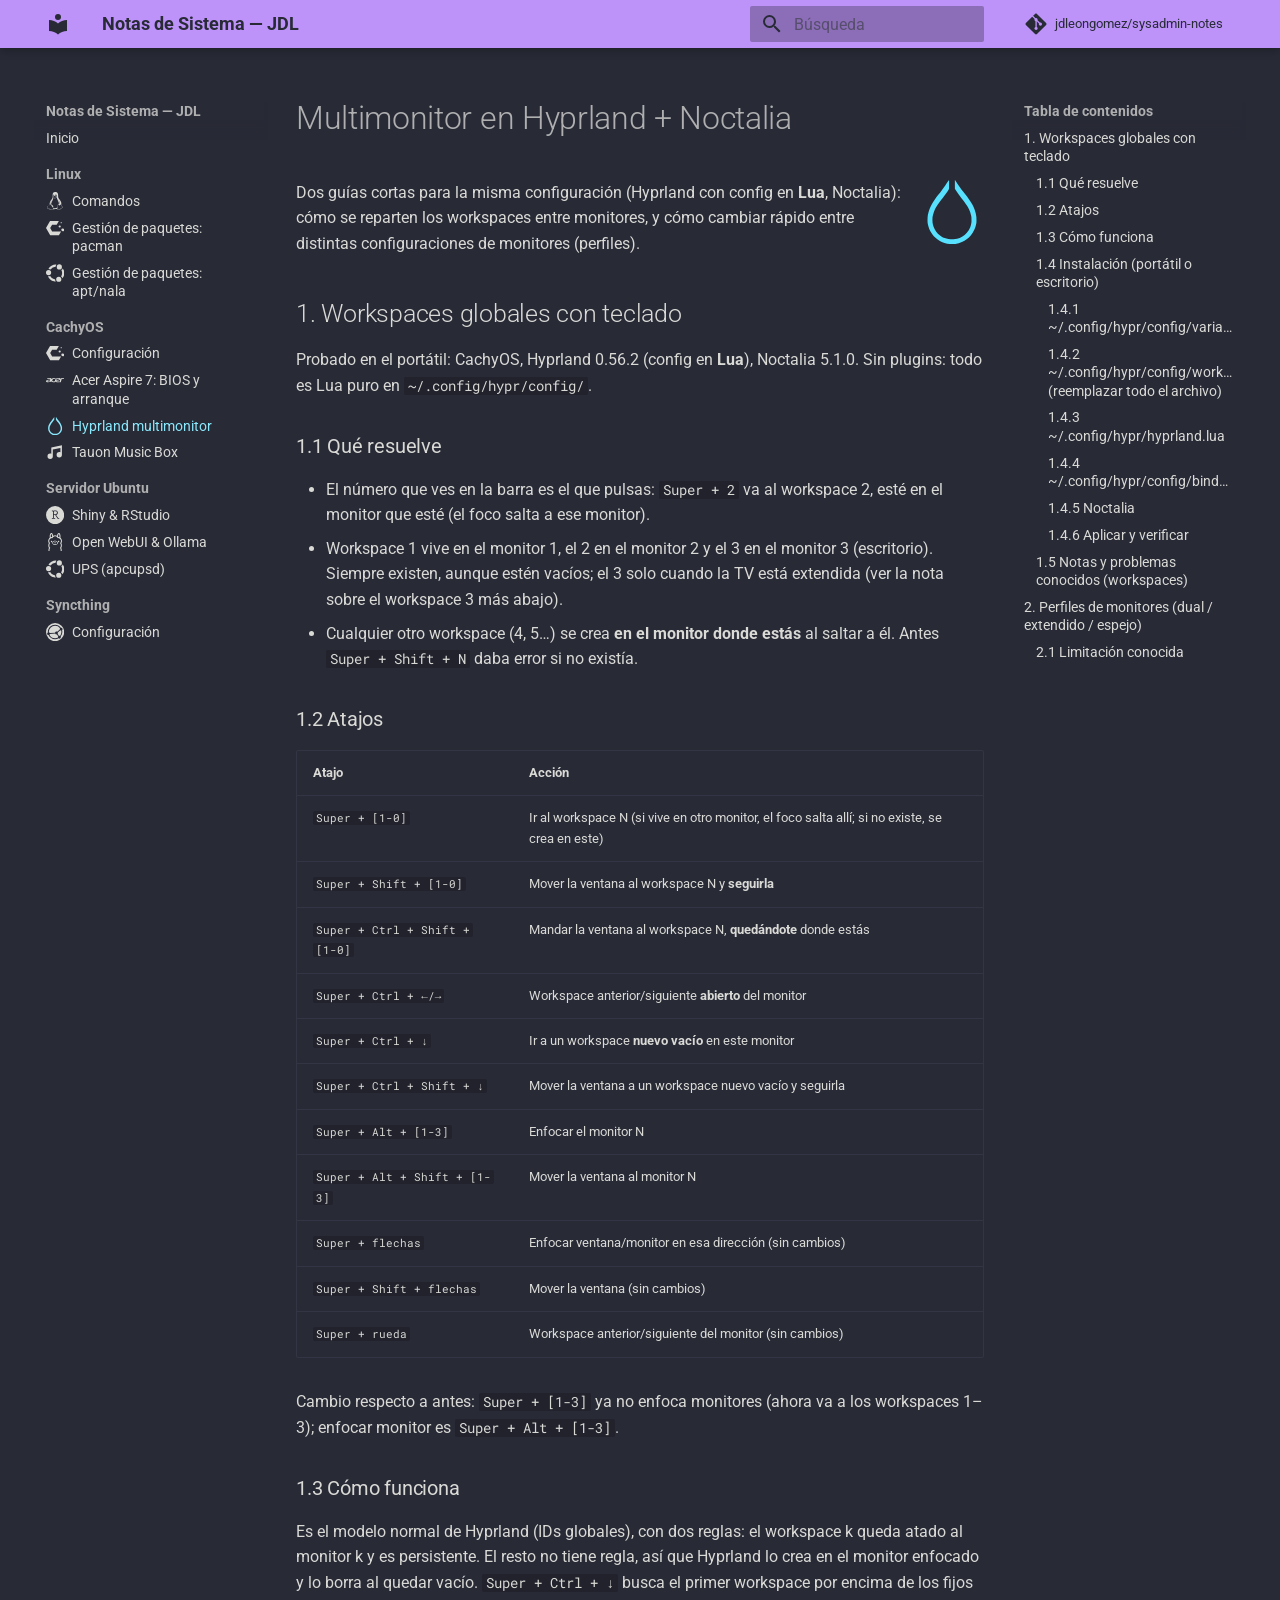
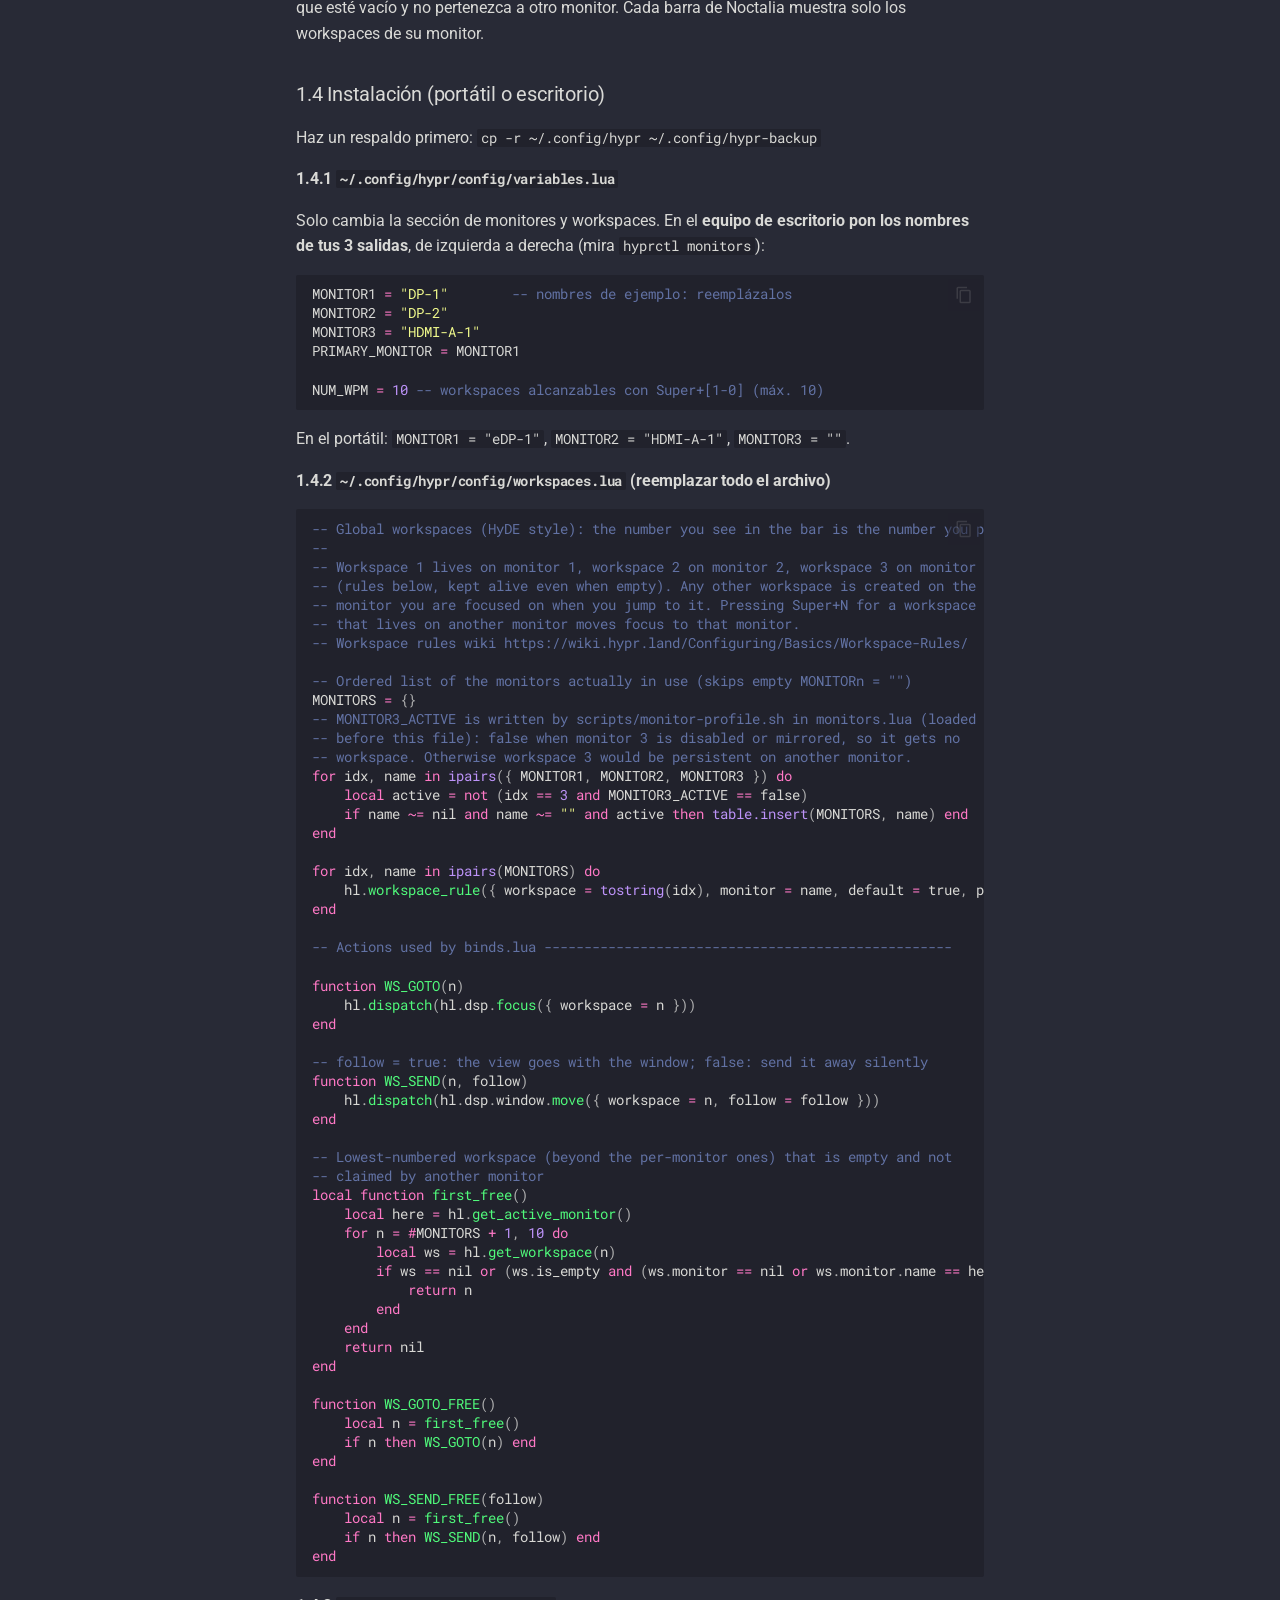
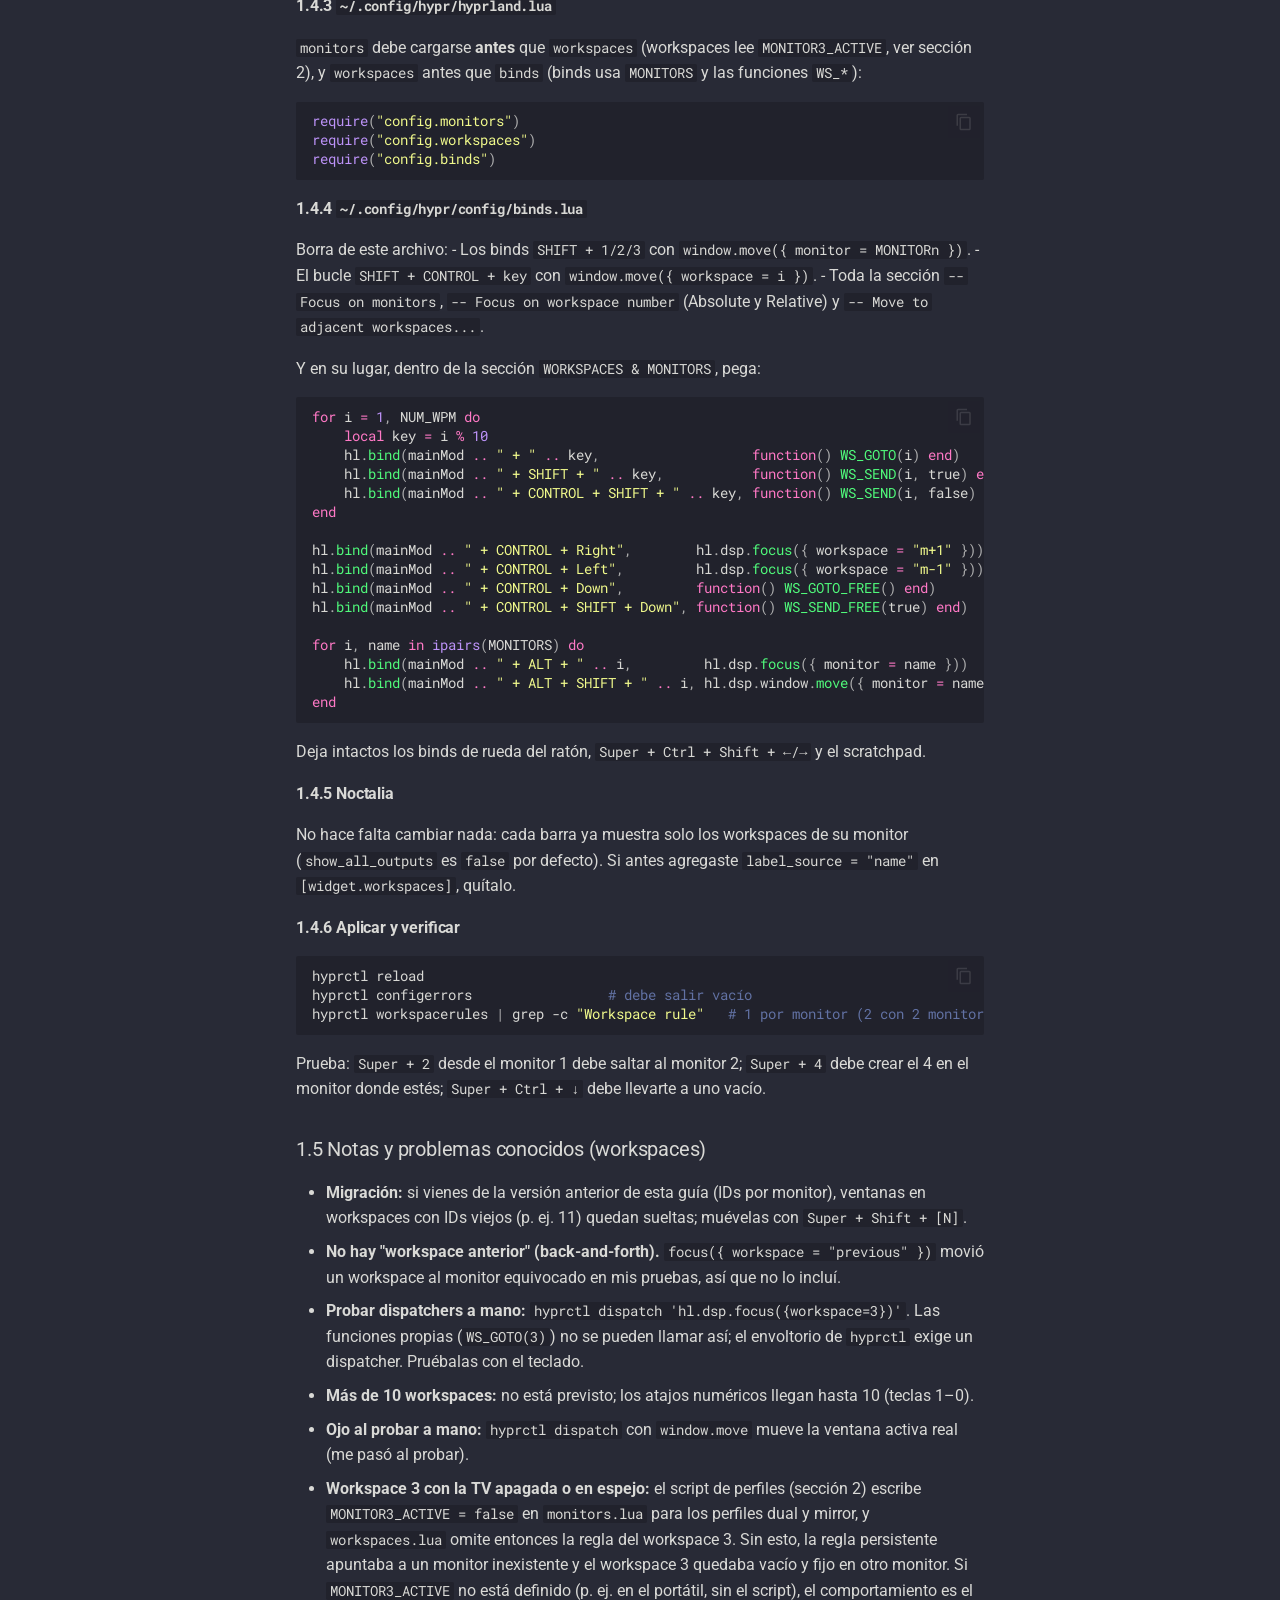
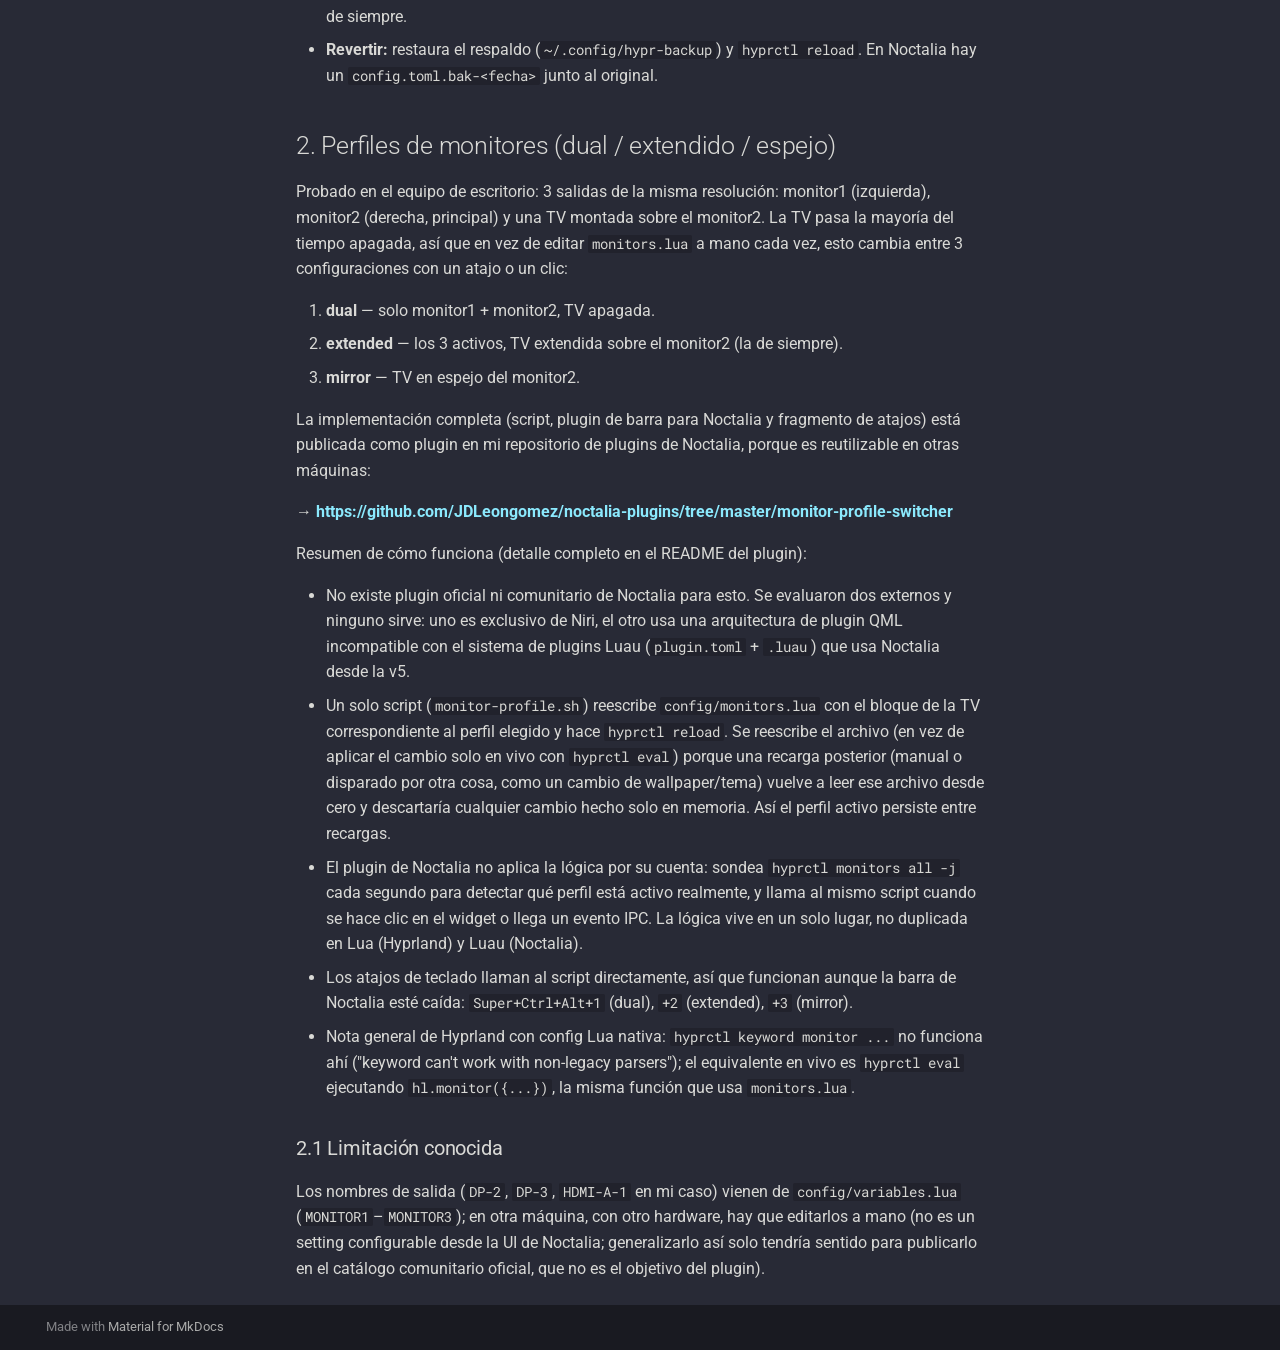
<file: cachyos/hyprland-multimonitor/index.html>
<!doctype html>
<html lang="es" class="no-js">
  <head>
    
      <meta charset="utf-8">
      <meta name="viewport" content="width=device-width,initial-scale=1">
      
        <meta name="description" content="Notas personales para administrar servidor Ubuntu y PC CachyOS">
      
      
        <meta name="author" content="Juan David Leongómez">
      
      
      
        <link rel="prev" href="../acer-aspire-bios/">
      
      
        <link rel="next" href="../tauon/">
      
      
        
      
      
      <link rel="icon" href="../../assets/images/favicon.png">
      <meta name="generator" content="mkdocs-1.6.1, mkdocs-material-9.8.0">
    
    
      
        <title>Hyprland multimonitor - Notas de Sistema — JDL</title>
      
    
    
      <link rel="stylesheet" href="../../assets/stylesheets/main.57a0d79d.min.css">
      
        
        <link rel="stylesheet" href="../../assets/stylesheets/palette.fb2fffe2.min.css">
      
      


    
    
      
    
    
      
        
        
        <link rel="preconnect" href="https://fonts.gstatic.com" crossorigin>
        <link rel="stylesheet" href="https://fonts.googleapis.com/css?family=Roboto:300,300i,400,400i,700,700i%7CRoboto+Mono:400,400i,700,700i&display=fallback">
        <style>:root{--md-text-font:"Roboto";--md-code-font:"Roboto Mono"}</style>
      
    
    
      <link rel="stylesheet" href="../../stylesheets/dracula.css">
    
    <script>__md_scope=new URL("../..",location),__md_hash=e=>[...e].reduce(((e,_)=>(e<<5)-e+_.charCodeAt(0)),0),__md_get=(e,_=localStorage,t=__md_scope)=>JSON.parse(_.getItem(t.pathname+"."+e)),__md_set=(e,_,t=localStorage,a=__md_scope)=>{try{t.setItem(a.pathname+"."+e,JSON.stringify(_))}catch(e){}}</script>
    
      

    
    
  </head>
  
  
    
    
      
    
    
    
    
    <body dir="ltr" data-md-color-scheme="dracula" data-md-color-primary="indigo" data-md-color-accent="indigo">
  
    
    <input class="md-toggle" data-md-toggle="drawer" type="checkbox" id="__drawer" autocomplete="off">
    <input class="md-toggle" data-md-toggle="search" type="checkbox" id="__search" autocomplete="off">
    <label class="md-overlay" for="__drawer"></label>
    <div data-md-component="skip">
      
        
        <a href="#multimonitor-en-hyprland-noctalia" class="md-skip">
          Saltar a contenido
        </a>
      
    </div>
    <div data-md-component="announce">
      
    </div>
    
    
      

  

<header class="md-header md-header--shadow" data-md-component="header">
  <nav class="md-header__inner md-grid" aria-label="Cabecera">
    <a href="../.." title="Notas de Sistema — JDL" class="md-header__button md-logo" aria-label="Notas de Sistema — JDL" data-md-component="logo">
      
  
  <svg xmlns="http://www.w3.org/2000/svg" viewBox="0 0 24 24"><path d="M12 8a3 3 0 0 0 3-3 3 3 0 0 0-3-3 3 3 0 0 0-3 3 3 3 0 0 0 3 3m0 3.54C9.64 9.35 6.5 8 3 8v11c3.5 0 6.64 1.35 9 3.54 2.36-2.19 5.5-3.54 9-3.54V8c-3.5 0-6.64 1.35-9 3.54"/></svg>

    </a>
    <label class="md-header__button md-icon" for="__drawer">
      
      <svg xmlns="http://www.w3.org/2000/svg" viewBox="0 0 24 24"><path d="M3 6h18v2H3zm0 5h18v2H3zm0 5h18v2H3z"/></svg>
    </label>
    <div class="md-header__title" data-md-component="header-title">
      <div class="md-header__ellipsis">
        <div class="md-header__topic">
          <span class="md-ellipsis">
            Notas de Sistema — JDL
          </span>
        </div>
        <div class="md-header__topic" data-md-component="header-topic">
          <span class="md-ellipsis">
            
              Hyprland multimonitor
            
          </span>
        </div>
      </div>
    </div>
    
      
        <form class="md-header__option" data-md-component="palette">
  
    
    
    
    <input class="md-option" data-md-color-media="" data-md-color-scheme="dracula" data-md-color-primary="indigo" data-md-color-accent="indigo"  aria-hidden="true"  type="radio" name="__palette" id="__palette_0">
    
  
</form>
      
    
    
      <script>var palette=__md_get("__palette");if(palette&&palette.color){if("(prefers-color-scheme)"===palette.color.media){var media=matchMedia("(prefers-color-scheme: light)"),input=document.querySelector(media.matches?"[data-md-color-media='(prefers-color-scheme: light)']":"[data-md-color-media='(prefers-color-scheme: dark)']");palette.color.media=input.getAttribute("data-md-color-media"),palette.color.scheme=input.getAttribute("data-md-color-scheme"),palette.color.primary=input.getAttribute("data-md-color-primary"),palette.color.accent=input.getAttribute("data-md-color-accent")}for(var[key,value]of Object.entries(palette.color))document.body.setAttribute("data-md-color-"+key,value)}</script>
    
    
    
      
      
        <label class="md-header__button md-icon" for="__search">
          
          <svg xmlns="http://www.w3.org/2000/svg" viewBox="0 0 24 24"><path d="M9.5 3A6.5 6.5 0 0 1 16 9.5c0 1.61-.59 3.09-1.56 4.23l.27.27h.79l5 5-1.5 1.5-5-5v-.79l-.27-.27A6.52 6.52 0 0 1 9.5 16 6.5 6.5 0 0 1 3 9.5 6.5 6.5 0 0 1 9.5 3m0 2C7 5 5 7 5 9.5S7 14 9.5 14 14 12 14 9.5 12 5 9.5 5"/></svg>
        </label>
        <div class="md-search" data-md-component="search" role="dialog">
  <label class="md-search__overlay" for="__search"></label>
  <div class="md-search__inner" role="search">
    <form class="md-search__form" name="search">
      <input type="text" class="md-search__input" name="query" aria-label="Búsqueda" placeholder="Búsqueda" autocapitalize="off" autocorrect="off" autocomplete="off" spellcheck="false" data-md-component="search-query" required>
      <label class="md-search__icon md-icon" for="__search">
        
        <svg xmlns="http://www.w3.org/2000/svg" viewBox="0 0 24 24"><path d="M9.5 3A6.5 6.5 0 0 1 16 9.5c0 1.61-.59 3.09-1.56 4.23l.27.27h.79l5 5-1.5 1.5-5-5v-.79l-.27-.27A6.52 6.52 0 0 1 9.5 16 6.5 6.5 0 0 1 3 9.5 6.5 6.5 0 0 1 9.5 3m0 2C7 5 5 7 5 9.5S7 14 9.5 14 14 12 14 9.5 12 5 9.5 5"/></svg>
        
        <svg xmlns="http://www.w3.org/2000/svg" viewBox="0 0 24 24"><path d="M20 11v2H8l5.5 5.5-1.42 1.42L4.16 12l7.92-7.92L13.5 5.5 8 11z"/></svg>
      </label>
      <nav class="md-search__options" aria-label="Buscar">
        
        <button type="reset" class="md-search__icon md-icon" title="Limpiar" aria-label="Limpiar" tabindex="-1">
          
          <svg xmlns="http://www.w3.org/2000/svg" viewBox="0 0 24 24"><path d="M19 6.41 17.59 5 12 10.59 6.41 5 5 6.41 10.59 12 5 17.59 6.41 19 12 13.41 17.59 19 19 17.59 13.41 12z"/></svg>
        </button>
      </nav>
      
        <div class="md-search__suggest" data-md-component="search-suggest"></div>
      
    </form>
    <div class="md-search__output">
      <div class="md-search__scrollwrap" tabindex="0" data-md-scrollfix>
        <div class="md-search-result" data-md-component="search-result">
          <div class="md-search-result__meta">
            Inicializando búsqueda
          </div>
          <ol class="md-search-result__list" role="presentation"></ol>
        </div>
      </div>
    </div>
  </div>
</div>
      
    
    
      <div class="md-header__source">
        <a href="https://github.com/jdleongomez/sysadmin-notes" title="Ir al repositorio" class="md-source" data-md-component="source">
  <div class="md-source__icon md-icon">
    
    <svg xmlns="http://www.w3.org/2000/svg" viewBox="0 0 448 512"><!--! Font Awesome Free 7.1.0 by @fontawesome - https://fontawesome.com License - https://fontawesome.com/license/free (Icons: CC BY 4.0, Fonts: SIL OFL 1.1, Code: MIT License) Copyright 2025 Fonticons, Inc.--><path d="M439.6 236.1 244 40.5c-5.4-5.5-12.8-8.5-20.4-8.5s-15 3-20.4 8.4L162.5 81l51.5 51.5c27.1-9.1 52.7 16.8 43.4 43.7l49.7 49.7c34.2-11.8 61.2 31 35.5 56.7-26.5 26.5-70.2-2.9-56-37.3L240.3 199v121.9c25.3 12.5 22.3 41.8 9.1 55-6.4 6.4-15.2 10.1-24.3 10.1s-17.8-3.6-24.3-10.1c-17.6-17.6-11.1-46.9 11.2-56v-123c-20.8-8.5-24.6-30.7-18.6-45L142.6 101 8.5 235.1C3 240.6 0 247.9 0 255.5s3 15 8.5 20.4l195.6 195.7c5.4 5.4 12.7 8.4 20.4 8.4s15-3 20.4-8.4l194.7-194.7c5.4-5.4 8.4-12.8 8.4-20.4s-3-15-8.4-20.4"/></svg>
  </div>
  <div class="md-source__repository">
    jdleongomez/sysadmin-notes
  </div>
</a>
      </div>
    
  </nav>
  
</header>
    
    <div class="md-container" data-md-component="container">
      
      
        
          
        
      
      <main class="md-main" data-md-component="main">
        <div class="md-main__inner md-grid">
          
            
              
              <div class="md-sidebar md-sidebar--primary" data-md-component="sidebar" data-md-type="navigation" >
                <div class="md-sidebar__scrollwrap">
                  <div class="md-sidebar__inner">
                    



<nav class="md-nav md-nav--primary" aria-label="Navegación" data-md-level="0">
  <label class="md-nav__title" for="__drawer">
    <a href="../.." title="Notas de Sistema — JDL" class="md-nav__button md-logo" aria-label="Notas de Sistema — JDL" data-md-component="logo">
      
  
  <svg xmlns="http://www.w3.org/2000/svg" viewBox="0 0 24 24"><path d="M12 8a3 3 0 0 0 3-3 3 3 0 0 0-3-3 3 3 0 0 0-3 3 3 3 0 0 0 3 3m0 3.54C9.64 9.35 6.5 8 3 8v11c3.5 0 6.64 1.35 9 3.54 2.36-2.19 5.5-3.54 9-3.54V8c-3.5 0-6.64 1.35-9 3.54"/></svg>

    </a>
    Notas de Sistema — JDL
  </label>
  
    <div class="md-nav__source">
      <a href="https://github.com/jdleongomez/sysadmin-notes" title="Ir al repositorio" class="md-source" data-md-component="source">
  <div class="md-source__icon md-icon">
    
    <svg xmlns="http://www.w3.org/2000/svg" viewBox="0 0 448 512"><!--! Font Awesome Free 7.1.0 by @fontawesome - https://fontawesome.com License - https://fontawesome.com/license/free (Icons: CC BY 4.0, Fonts: SIL OFL 1.1, Code: MIT License) Copyright 2025 Fonticons, Inc.--><path d="M439.6 236.1 244 40.5c-5.4-5.5-12.8-8.5-20.4-8.5s-15 3-20.4 8.4L162.5 81l51.5 51.5c27.1-9.1 52.7 16.8 43.4 43.7l49.7 49.7c34.2-11.8 61.2 31 35.5 56.7-26.5 26.5-70.2-2.9-56-37.3L240.3 199v121.9c25.3 12.5 22.3 41.8 9.1 55-6.4 6.4-15.2 10.1-24.3 10.1s-17.8-3.6-24.3-10.1c-17.6-17.6-11.1-46.9 11.2-56v-123c-20.8-8.5-24.6-30.7-18.6-45L142.6 101 8.5 235.1C3 240.6 0 247.9 0 255.5s3 15 8.5 20.4l195.6 195.7c5.4 5.4 12.7 8.4 20.4 8.4s15-3 20.4-8.4l194.7-194.7c5.4-5.4 8.4-12.8 8.4-20.4s-3-15-8.4-20.4"/></svg>
  </div>
  <div class="md-source__repository">
    jdleongomez/sysadmin-notes
  </div>
</a>
    </div>
  
  <ul class="md-nav__list" data-md-scrollfix>
    
      
      
  
  
  
  
    <li class="md-nav__item">
      <a href="../.." class="md-nav__link">
        
  
  
  <span class="md-ellipsis">
    
  
    Inicio
  

    
  </span>
  
  

      </a>
    </li>
  

    
      
      
  
  
  
  
    
    
    
    
      
        
        
      
    
    
    <li class="md-nav__item md-nav__item--section md-nav__item--nested">
      
        
        
        <input class="md-nav__toggle md-toggle " type="checkbox" id="__nav_2" >
        
          
          <label class="md-nav__link" for="__nav_2" id="__nav_2_label" tabindex="">
            
  
  
  <span class="md-ellipsis">
    
  
    Linux
  

    
  </span>
  
  

            <span class="md-nav__icon md-icon"></span>
          </label>
        
        <nav class="md-nav" data-md-level="1" aria-labelledby="__nav_2_label" aria-expanded="false">
          <label class="md-nav__title" for="__nav_2">
            <span class="md-nav__icon md-icon"></span>
            
  
    Linux
  

          </label>
          <ul class="md-nav__list" data-md-scrollfix>
            
              
                
  
  
  
  
    <li class="md-nav__item">
      <a href="../../linux/comandos/" class="md-nav__link">
        
  
  
    <svg xmlns="http://www.w3.org/2000/svg" viewBox="0 0 24 24"><path d="M12.504 0q-.232 0-.48.021c-4.226.333-3.105 4.807-3.17 6.298-.076 1.092-.3 1.953-1.05 3.02-.885 1.051-2.127 2.75-2.716 4.521-.278.832-.41 1.684-.287 2.489a.4.4 0 0 0-.11.135c-.26.268-.45.6-.663.839-.199.199-.485.267-.797.4-.313.136-.658.269-.864.68-.09.189-.136.394-.132.602 0 .199.027.4.055.536.058.399.116.728.04.97-.249.68-.28 1.145-.106 1.484.174.334.535.47.94.601.81.2 1.91.135 2.774.6.926.466 1.866.67 2.616.47.526-.116.97-.464 1.208-.946.587-.003 1.23-.269 2.26-.334.699-.058 1.574.267 2.577.2.025.134.063.198.114.333l.003.003c.391.778 1.113 1.132 1.884 1.071s1.592-.536 2.257-1.306c.631-.765 1.683-1.084 2.378-1.503.348-.199.629-.469.649-.853.023-.4-.2-.811-.714-1.376v-.097l-.003-.003c-.17-.2-.25-.535-.338-.926-.085-.401-.182-.786-.492-1.046h-.003c-.059-.054-.123-.067-.188-.135a.36.36 0 0 0-.19-.064c.431-1.278.264-2.55-.173-3.694-.533-1.41-1.465-2.638-2.175-3.483-.796-1.005-1.576-1.957-1.56-3.368.026-2.152.236-6.133-3.544-6.139m.529 3.405h.013c.213 0 .396.062.584.198.19.135.33.332.438.533.105.259.158.459.166.724 0-.02.006-.04.006-.06v.105l-.004-.021-.004-.024a1.8 1.8 0 0 1-.15.706.95.95 0 0 1-.213.335 1 1 0 0 0-.088-.042c-.104-.045-.198-.064-.284-.133a1.3 1.3 0 0 0-.22-.066c.05-.06.146-.133.183-.198q.08-.193.088-.402v-.02a1.2 1.2 0 0 0-.061-.4c-.045-.134-.101-.2-.183-.333-.084-.066-.167-.132-.267-.132h-.016c-.093 0-.176.03-.262.132a.8.8 0 0 0-.205.334 1.2 1.2 0 0 0-.09.4v.019q.002.134.02.267c-.193-.067-.438-.135-.607-.202a2 2 0 0 1-.018-.2v-.02a1.8 1.8 0 0 1 .15-.768 1.08 1.08 0 0 1 .43-.533 1 1 0 0 1 .594-.2zm-2.962.059h.036c.142 0 .27.048.399.135.146.129.264.288.344.465.09.199.14.4.153.667v.004c.007.134.006.2-.002.266v.08c-.03.007-.056.018-.083.024-.152.055-.274.135-.393.2q.018-.136.003-.267v-.015c-.012-.133-.04-.2-.082-.333a.6.6 0 0 0-.166-.267.25.25 0 0 0-.183-.064h-.021c-.071.006-.13.04-.186.132a.55.55 0 0 0-.12.27 1 1 0 0 0-.023.33v.015c.012.135.037.2.08.334.046.134.098.2.166.268q.014.014.034.024c-.07.057-.117.07-.176.136a.3.3 0 0 1-.131.068 2.6 2.6 0 0 1-.275-.402 1.8 1.8 0 0 1-.155-.667 1.8 1.8 0 0 1 .08-.668 1.4 1.4 0 0 1 .283-.535c.128-.133.26-.2.418-.2m1.37 1.706c.332 0 .733.065 1.216.399.293.2.523.269 1.052.468h.003c.255.136.405.266.478.399v-.131a.57.57 0 0 1 .016.47c-.123.31-.516.643-1.063.842v.002c-.268.135-.501.333-.775.465-.276.135-.588.292-1.012.267a1.1 1.1 0 0 1-.448-.067 4 4 0 0 1-.322-.198c-.195-.135-.363-.332-.612-.465v-.005h-.005c-.4-.246-.616-.512-.686-.71q-.104-.403.193-.6c.224-.135.38-.271.483-.336.104-.074.143-.102.176-.131h.002v-.003c.169-.202.436-.47.839-.601.139-.036.294-.065.466-.065zm2.8 2.142c.358 1.417 1.196 3.475 1.735 4.473.286.534.855 1.659 1.102 3.024.156-.005.33.018.513.064.646-1.671-.546-3.467-1.089-3.966-.22-.2-.232-.335-.123-.335.59.534 1.365 1.572 1.646 2.757.13.535.16 1.104.021 1.67.067.028.135.06.205.067 1.032.534 1.413.938 1.23 1.537v-.043c-.06-.003-.12 0-.18 0h-.016c.151-.467-.182-.825-1.065-1.224-.915-.4-1.646-.336-1.77.465-.008.043-.013.066-.018.135-.068.023-.139.053-.209.064-.43.268-.662.669-.793 1.187-.13.533-.17 1.156-.205 1.869v.003c-.02.334-.17.838-.319 1.35-1.5 1.072-3.58 1.538-5.348.334a2.7 2.7 0 0 0-.402-.533 1.5 1.5 0 0 0-.275-.333c.182 0 .338-.03.465-.067a.62.62 0 0 0 .314-.334c.108-.267 0-.697-.345-1.163s-.931-.995-1.788-1.521c-.63-.4-.986-.87-1.15-1.396-.165-.534-.143-1.085-.015-1.645.245-1.07.873-2.11 1.274-2.763.107-.065.037.135-.408.974-.396.751-1.14 2.497-.122 3.854a8.1 8.1 0 0 1 .647-2.876c.564-1.278 1.743-3.504 1.836-5.268.048.036.217.135.289.202.218.133.38.333.59.465.21.201.477.335.876.335q.058.005.11.006c.412 0 .73-.134.997-.268.29-.134.52-.334.74-.4h.005c.467-.135.835-.402 1.044-.7zm2.185 8.958c.037.6.343 1.245.882 1.377.588.134 1.434-.333 1.791-.765l.211-.01c.315-.007.577.01.847.268l.003.003c.208.199.305.53.391.876.085.4.154.78.409 1.066.486.527.645.906.636 1.14l.003-.007v.018l-.003-.012c-.015.262-.185.396-.498.595-.63.401-1.746.712-2.457 1.57-.618.737-1.37 1.14-2.036 1.191-.664.053-1.237-.2-1.574-.898l-.005-.003c-.21-.4-.12-1.025.056-1.69.176-.668.428-1.344.463-1.897.037-.714.076-1.335.195-1.814.12-.465.308-.797.641-.984l.045-.022zm-10.814.049h.01q.08 0 .157.014c.376.055.706.333 1.023.752l.91 1.664.003.003c.243.533.754 1.064 1.189 1.637.434.598.77 1.131.729 1.57v.006c-.057.744-.48 1.148-1.125 1.294-.645.135-1.52.002-2.395-.464-.968-.536-2.118-.469-2.857-.602q-.553-.1-.723-.4c-.11-.2-.113-.602.123-1.23v-.004l.002-.003c.117-.334.03-.752-.027-1.118-.055-.401-.083-.71.043-.94.16-.334.396-.4.69-.533.294-.135.64-.202.915-.47h.002v-.002c.256-.268.445-.601.668-.838.19-.201.38-.336.663-.336m7.159-9.074c-.435.201-.945.535-1.488.535-.542 0-.97-.267-1.28-.466-.154-.134-.28-.268-.373-.335-.164-.134-.144-.333-.074-.333.109.016.129.134.199.2.096.066.215.2.36.333.292.2.68.467 1.167.467.485 0 1.053-.267 1.398-.466.195-.135.445-.334.648-.467.156-.136.149-.267.279-.267.128.016.034.134-.147.332a8 8 0 0 1-.69.468zm-1.082-1.583V5.64c-.006-.02.013-.042.029-.05.074-.043.18-.027.26.004.063 0 .16.067.15.135-.006.049-.085.066-.135.066-.055 0-.092-.043-.141-.068-.052-.018-.146-.008-.163-.065m-.551 0c-.02.058-.113.049-.166.066-.047.025-.086.068-.14.068-.05 0-.13-.02-.136-.068-.01-.066.088-.133.15-.133.08-.031.184-.047.259-.005.019.009.036.03.03.05v.02h.003z"/></svg>
  
  <span class="md-ellipsis">
    
  
    Comandos
  

    
  </span>
  
  

      </a>
    </li>
  

              
            
              
                
  
  
  
  
    <li class="md-nav__item">
      <a href="../../linux/pacman/" class="md-nav__link">
        
  
  
    <svg viewBox="0 0 24 24" xmlns="http://www.w3.org/2000/svg"><path d="M5.301 2.646 0 11.771l5.541 9.583h11.486l2.904-5.017H8.102l-2.56-4.429L8.067 7.54h6.063l2.83-4.893ZM20.058 4.12a.748.748 0 0 0 0 1.496.748.748 0 0 0 0-1.496m-1.983 4.303a1.45 1.45 0 0 0 0 2.9 1.45 1.45 0 0 0 0-2.9m4.02 3.98a1.904 1.904 0 0 0 0 3.809 1.904 1.904 0 0 0 0-3.81"/></svg>
  
  <span class="md-ellipsis">
    
  
    Gestión de paquetes: pacman
  

    
  </span>
  
  

      </a>
    </li>
  

              
            
              
                
  
  
  
  
    <li class="md-nav__item">
      <a href="../../linux/apt-nala/" class="md-nav__link">
        
  
  
    <svg xmlns="http://www.w3.org/2000/svg" viewBox="0 0 24 24"><path d="M17.61.455a3.41 3.41 0 0 0-3.41 3.41 3.41 3.41 0 0 0 3.41 3.41 3.41 3.41 0 0 0 3.41-3.41 3.41 3.41 0 0 0-3.41-3.41M12.92.8C8.923.777 5.137 2.941 3.148 6.451a5 5 0 0 1 .26-.007 4.9 4.9 0 0 1 2.585.737A8.32 8.32 0 0 1 12.688 3.6 4.94 4.94 0 0 1 13.723.834 11 11 0 0 0 12.92.8m9.226 4.994a4.9 4.9 0 0 1-1.918 2.246 8.36 8.36 0 0 1-.273 8.303 4.9 4.9 0 0 1 1.632 2.54 11.16 11.16 0 0 0 .559-13.089M3.41 7.932A3.41 3.41 0 0 0 0 11.342a3.41 3.41 0 0 0 3.41 3.409 3.41 3.41 0 0 0 3.41-3.41 3.41 3.41 0 0 0-3.41-3.41zm2.027 7.866a4.9 4.9 0 0 1-2.915.358 11.1 11.1 0 0 0 7.991 6.698 11.2 11.2 0 0 0 2.422.249 4.88 4.88 0 0 1-.999-2.85 9 9 0 0 1-.836-.136 8.3 8.3 0 0 1-5.663-4.32zm11.405.928a3.41 3.41 0 0 0-3.41 3.41 3.41 3.41 0 0 0 3.41 3.41 3.41 3.41 0 0 0 3.41-3.41 3.41 3.41 0 0 0-3.41-3.41"/></svg>
  
  <span class="md-ellipsis">
    
  
    Gestión de paquetes: apt/nala
  

    
  </span>
  
  

      </a>
    </li>
  

              
            
          </ul>
        </nav>
      
    </li>
  

    
      
      
  
  
    
  
  
  
    
    
    
    
      
        
        
      
    
    
    <li class="md-nav__item md-nav__item--active md-nav__item--section md-nav__item--nested">
      
        
        
        <input class="md-nav__toggle md-toggle " type="checkbox" id="__nav_3" checked>
        
          
          <label class="md-nav__link" for="__nav_3" id="__nav_3_label" tabindex="">
            
  
  
  <span class="md-ellipsis">
    
  
    CachyOS
  

    
  </span>
  
  

            <span class="md-nav__icon md-icon"></span>
          </label>
        
        <nav class="md-nav" data-md-level="1" aria-labelledby="__nav_3_label" aria-expanded="true">
          <label class="md-nav__title" for="__nav_3">
            <span class="md-nav__icon md-icon"></span>
            
  
    CachyOS
  

          </label>
          <ul class="md-nav__list" data-md-scrollfix>
            
              
                
  
  
  
  
    <li class="md-nav__item">
      <a href="../configuracion/" class="md-nav__link">
        
  
  
    <svg viewBox="0 0 24 24" xmlns="http://www.w3.org/2000/svg"><path d="M5.301 2.646 0 11.771l5.541 9.583h11.486l2.904-5.017H8.102l-2.56-4.429L8.067 7.54h6.063l2.83-4.893ZM20.058 4.12a.748.748 0 0 0 0 1.496.748.748 0 0 0 0-1.496m-1.983 4.303a1.45 1.45 0 0 0 0 2.9 1.45 1.45 0 0 0 0-2.9m4.02 3.98a1.904 1.904 0 0 0 0 3.809 1.904 1.904 0 0 0 0-3.81"/></svg>
  
  <span class="md-ellipsis">
    
  
    Configuración
  

    
  </span>
  
  

      </a>
    </li>
  

              
            
              
                
  
  
  
  
    <li class="md-nav__item">
      <a href="../acer-aspire-bios/" class="md-nav__link">
        
  
  
    <svg xmlns="http://www.w3.org/2000/svg" viewBox="0 0 24 24"><path d="M23.943 9.364c-.085-.113-.17-.198-.595-.226-.113 0-.453-.029-1.048-.029-1.56 0-2.636.482-3.175 1.417.142-.935-.765-1.417-2.749-1.417-2.324 0-3.798.935-4.393 2.834-.226.709-.226 1.276-.056 1.73h-.567c-.425.027-.992.056-1.36.056-.85 0-1.39-.142-1.588-.425-.17-.255-.17-.737.057-1.446.368-1.162 1.247-1.672 2.664-1.672.737 0 1.445.085 1.445.085.085 0 .142-.113.142-.198l-.028-.085-.057-.397c-.028-.255-.227-.397-.567-.453-.311-.029-.567-.029-.907-.029h-.028c-1.842 0-3.146.624-3.854 1.814.255-1.219-.596-1.814-2.551-1.814-1.105 0-1.9.029-2.353.085-.368.057-.595.199-.68.454l-.17.51c-.028.085.029.142.142.142.085 0 .425-.057.992-.086a25 25 0 0 1 1.672-.085c1.077 0 1.559.284 1.389.822-.029.114-.114.199-.255.227-1.02.17-1.842.284-2.438.369-1.7.226-2.692.736-2.947 1.587-.369 1.162.538 1.728 2.72 1.728 1.078 0 2.013-.056 2.75-.198.425-.085.652-.17.737-.453l.396-1.304c-.028 1.304.85 1.955 2.721 1.955.794 0 1.559-.028 1.927-.085.369-.056.567-.141.652-.425l.085-.396c.397.623 1.276.935 2.608.935 1.417 0 2.239-.029 2.465-.114a.52.52 0 0 0 .369-.311l.028-.085.17-.539c.029-.085-.028-.142-.142-.142l-.906.057c-.596.029-1.077.057-1.418.057-.651 0-1.076-.057-1.332-.142-.368-.142-.538-.397-.51-.822l2.863-.368c1.275-.17 2.154-.567 2.579-1.19l-.992 3.315c-.028.057 0 .114.028.142.029.028.085.057.199.057h1.19c.198 0 .283-.114.312-.199l1.048-3.656c.142-.481.567-.708 1.36-.708.71 0 1.22 0 1.56.028h.028c.057 0 .17-.028.255-.17l.17-.51c0-.085 0-.17-.057-.227M4.841 13.73c-.368.057-.907.085-1.587.085-1.219 0-1.729-.255-1.587-.737.113-.34.425-.567.935-.624l2.75-.368zm12.669-2.95q-.17.553-1.616.766l-2.295.311.056-.198c.199-.624.454-1.02.794-1.247q.51-.34 1.7-.34c1.05.028 1.503.255 1.36.708Z"/></svg>
  
  <span class="md-ellipsis">
    
  
    Acer Aspire 7: BIOS y arranque
  

    
  </span>
  
  

      </a>
    </li>
  

              
            
              
                
  
  
    
  
  
  
    <li class="md-nav__item md-nav__item--active">
      
      <input class="md-nav__toggle md-toggle" type="checkbox" id="__toc">
      
      
        
      
      
        <label class="md-nav__link md-nav__link--active" for="__toc">
          
  
  
    <svg xmlns="http://www.w3.org/2000/svg" viewBox="0 0 24 24"><path d="M13.1.001c.07.075.116.112.147.158.57.842 1.13 1.69 1.708 2.527.333.482.687.949 1.042 1.414.343.451.706.887 1.05 1.338.397.522.8 1.04 1.169 1.582.473.693.95 1.388 1.359 2.118.348.622.626 1.285.892 1.948.188.47.314.965.449 1.454.062.226.08.466.116.7.045.285.121.57.126.857.012.747.077 1.496-.053 2.239a9.2 9.2 0 0 1-.74 2.36c-.36.765-.798 1.472-1.333 2.125-.485.592-1.054 1.081-1.67 1.53a7.6 7.6 0 0 1-1.438.83c-.458.2-.93.36-1.415.495-1.096.305-2.208.372-3.327.294-.675-.048-1.357-.13-2-.373-.528-.2-1.06-.397-1.566-.646a6.5 6.5 0 0 1-1.13-.719c-.46-.36-.91-.742-1.308-1.167a8 8 0 0 1-.94-1.258 11.4 11.4 0 0 1-.77-1.47c-.239-.545-.393-1.12-.518-1.71-.195-.916-.132-1.833-.092-2.747.022-.525.161-1.05.294-1.564.14-.54.31-1.078.515-1.598s.444-1.032.718-1.52c.343-.613.722-1.207 1.112-1.79.354-.531.737-1.043 1.122-1.552.31-.41.647-.799.961-1.206.317-.412.622-.833.93-1.252.324-.444.651-.887.965-1.339.398-.573.78-1.156 1.175-1.731.057-.082.139-.148.208-.22L10.9.13c.003.063.009.126.009.19 0 .938.005 1.876-.006 2.815a.83.83 0 0 1-.133.408c-.303.48-.613.956-.94 1.419-.31.438-.646.86-.97 1.289q-.4.53-.803 1.058c-.187.244-.383.482-.566.729-.255.346-.511.693-.75 1.051-.287.432-.57.869-.827 1.318-.185.322-.33.667-.485 1.004a5 5 0 0 0-.227.576c-.11.348-.199.702-.309 1.05-.31.978-.245 1.983-.175 2.977.035.504.217 1.003.37 1.493.215.686.582 1.294.997 1.88q.424.601.967 1.082c.3.263.624.505.965.71.388.233.792.456 1.216.609.453.163.93.285 1.408.345.567.072 1.146.056 1.72.083.532.025 1.049-.081 1.566-.183.656-.129 1.255-.412 1.838-.722.697-.37 1.283-.896 1.796-1.488.524-.605.964-1.285 1.244-2.032.296-.787.542-1.603.505-2.468-.02-.468.005-.94-.038-1.404-.032-.343-.129-.682-.22-1.016a12 12 0 0 0-.362-1.167c-.146-.378-.333-.74-.517-1.102a12 12 0 0 0-.523-.943 17 17 0 0 0-.737-1.085c-.394-.53-.81-1.045-1.209-1.572a93 93 0 0 1-1.382-1.866c-.389-.542-.76-1.098-1.13-1.653a.6.6 0 0 1-.108-.311c-.008-1.016-.005-2.031-.005-3.047 0-.034.009-.068.02-.158z"/></svg>
  
  <span class="md-ellipsis">
    
  
    Hyprland multimonitor
  

    
  </span>
  
  

          <span class="md-nav__icon md-icon"></span>
        </label>
      
      <a href="./" class="md-nav__link md-nav__link--active">
        
  
  
    <svg xmlns="http://www.w3.org/2000/svg" viewBox="0 0 24 24"><path d="M13.1.001c.07.075.116.112.147.158.57.842 1.13 1.69 1.708 2.527.333.482.687.949 1.042 1.414.343.451.706.887 1.05 1.338.397.522.8 1.04 1.169 1.582.473.693.95 1.388 1.359 2.118.348.622.626 1.285.892 1.948.188.47.314.965.449 1.454.062.226.08.466.116.7.045.285.121.57.126.857.012.747.077 1.496-.053 2.239a9.2 9.2 0 0 1-.74 2.36c-.36.765-.798 1.472-1.333 2.125-.485.592-1.054 1.081-1.67 1.53a7.6 7.6 0 0 1-1.438.83c-.458.2-.93.36-1.415.495-1.096.305-2.208.372-3.327.294-.675-.048-1.357-.13-2-.373-.528-.2-1.06-.397-1.566-.646a6.5 6.5 0 0 1-1.13-.719c-.46-.36-.91-.742-1.308-1.167a8 8 0 0 1-.94-1.258 11.4 11.4 0 0 1-.77-1.47c-.239-.545-.393-1.12-.518-1.71-.195-.916-.132-1.833-.092-2.747.022-.525.161-1.05.294-1.564.14-.54.31-1.078.515-1.598s.444-1.032.718-1.52c.343-.613.722-1.207 1.112-1.79.354-.531.737-1.043 1.122-1.552.31-.41.647-.799.961-1.206.317-.412.622-.833.93-1.252.324-.444.651-.887.965-1.339.398-.573.78-1.156 1.175-1.731.057-.082.139-.148.208-.22L10.9.13c.003.063.009.126.009.19 0 .938.005 1.876-.006 2.815a.83.83 0 0 1-.133.408c-.303.48-.613.956-.94 1.419-.31.438-.646.86-.97 1.289q-.4.53-.803 1.058c-.187.244-.383.482-.566.729-.255.346-.511.693-.75 1.051-.287.432-.57.869-.827 1.318-.185.322-.33.667-.485 1.004a5 5 0 0 0-.227.576c-.11.348-.199.702-.309 1.05-.31.978-.245 1.983-.175 2.977.035.504.217 1.003.37 1.493.215.686.582 1.294.997 1.88q.424.601.967 1.082c.3.263.624.505.965.71.388.233.792.456 1.216.609.453.163.93.285 1.408.345.567.072 1.146.056 1.72.083.532.025 1.049-.081 1.566-.183.656-.129 1.255-.412 1.838-.722.697-.37 1.283-.896 1.796-1.488.524-.605.964-1.285 1.244-2.032.296-.787.542-1.603.505-2.468-.02-.468.005-.94-.038-1.404-.032-.343-.129-.682-.22-1.016a12 12 0 0 0-.362-1.167c-.146-.378-.333-.74-.517-1.102a12 12 0 0 0-.523-.943 17 17 0 0 0-.737-1.085c-.394-.53-.81-1.045-1.209-1.572a93 93 0 0 1-1.382-1.866c-.389-.542-.76-1.098-1.13-1.653a.6.6 0 0 1-.108-.311c-.008-1.016-.005-2.031-.005-3.047 0-.034.009-.068.02-.158z"/></svg>
  
  <span class="md-ellipsis">
    
  
    Hyprland multimonitor
  

    
  </span>
  
  

      </a>
      
        

<nav class="md-nav md-nav--secondary" aria-label="Tabla de contenidos">
  
  
  
    
  
  
    <label class="md-nav__title" for="__toc">
      <span class="md-nav__icon md-icon"></span>
      Tabla de contenidos
    </label>
    <ul class="md-nav__list" data-md-component="toc" data-md-scrollfix>
      
        <li class="md-nav__item">
  <a href="#1-workspaces-globales-con-teclado" class="md-nav__link">
    <span class="md-ellipsis">
      
        1. Workspaces globales con teclado
      
    </span>
  </a>
  
    <nav class="md-nav" aria-label="1. Workspaces globales con teclado">
      <ul class="md-nav__list">
        
          <li class="md-nav__item">
  <a href="#11-que-resuelve" class="md-nav__link">
    <span class="md-ellipsis">
      
        1.1 Qué resuelve
      
    </span>
  </a>
  
</li>
        
          <li class="md-nav__item">
  <a href="#12-atajos" class="md-nav__link">
    <span class="md-ellipsis">
      
        1.2 Atajos
      
    </span>
  </a>
  
</li>
        
          <li class="md-nav__item">
  <a href="#13-como-funciona" class="md-nav__link">
    <span class="md-ellipsis">
      
        1.3 Cómo funciona
      
    </span>
  </a>
  
</li>
        
          <li class="md-nav__item">
  <a href="#14-instalacion-portatil-o-escritorio" class="md-nav__link">
    <span class="md-ellipsis">
      
        1.4 Instalación (portátil o escritorio)
      
    </span>
  </a>
  
    <nav class="md-nav" aria-label="1.4 Instalación (portátil o escritorio)">
      <ul class="md-nav__list">
        
          <li class="md-nav__item">
  <a href="#141-confighyprconfigvariableslua" class="md-nav__link">
    <span class="md-ellipsis">
      
        1.4.1 ~/.config/hypr/config/variables.lua
      
    </span>
  </a>
  
</li>
        
          <li class="md-nav__item">
  <a href="#142-confighyprconfigworkspaceslua-reemplazar-todo-el-archivo" class="md-nav__link">
    <span class="md-ellipsis">
      
        1.4.2 ~/.config/hypr/config/workspaces.lua (reemplazar todo el archivo)
      
    </span>
  </a>
  
</li>
        
          <li class="md-nav__item">
  <a href="#143-confighyprhyprlandlua" class="md-nav__link">
    <span class="md-ellipsis">
      
        1.4.3 ~/.config/hypr/hyprland.lua
      
    </span>
  </a>
  
</li>
        
          <li class="md-nav__item">
  <a href="#144-confighyprconfigbindslua" class="md-nav__link">
    <span class="md-ellipsis">
      
        1.4.4 ~/.config/hypr/config/binds.lua
      
    </span>
  </a>
  
</li>
        
          <li class="md-nav__item">
  <a href="#145-noctalia" class="md-nav__link">
    <span class="md-ellipsis">
      
        1.4.5 Noctalia
      
    </span>
  </a>
  
</li>
        
          <li class="md-nav__item">
  <a href="#146-aplicar-y-verificar" class="md-nav__link">
    <span class="md-ellipsis">
      
        1.4.6 Aplicar y verificar
      
    </span>
  </a>
  
</li>
        
      </ul>
    </nav>
  
</li>
        
          <li class="md-nav__item">
  <a href="#15-notas-y-problemas-conocidos-workspaces" class="md-nav__link">
    <span class="md-ellipsis">
      
        1.5 Notas y problemas conocidos (workspaces)
      
    </span>
  </a>
  
</li>
        
      </ul>
    </nav>
  
</li>
      
        <li class="md-nav__item">
  <a href="#2-perfiles-de-monitores-dual-extendido-espejo" class="md-nav__link">
    <span class="md-ellipsis">
      
        2. Perfiles de monitores (dual / extendido / espejo)
      
    </span>
  </a>
  
    <nav class="md-nav" aria-label="2. Perfiles de monitores (dual / extendido / espejo)">
      <ul class="md-nav__list">
        
          <li class="md-nav__item">
  <a href="#21-limitacion-conocida" class="md-nav__link">
    <span class="md-ellipsis">
      
        2.1 Limitación conocida
      
    </span>
  </a>
  
</li>
        
      </ul>
    </nav>
  
</li>
      
    </ul>
  
</nav>
      
    </li>
  

              
            
              
                
  
  
  
  
    <li class="md-nav__item">
      <a href="../tauon/" class="md-nav__link">
        
  
  
    <svg xmlns="http://www.w3.org/2000/svg" viewBox="0 0 24 24"><path d="M21 3v12.5a3.5 3.5 0 0 1-3.5 3.5 3.5 3.5 0 0 1-3.5-3.5 3.5 3.5 0 0 1 3.5-3.5c.54 0 1.05.12 1.5.34V6.47L9 8.6v8.9A3.5 3.5 0 0 1 5.5 21 3.5 3.5 0 0 1 2 17.5 3.5 3.5 0 0 1 5.5 14c.54 0 1.05.12 1.5.34V6z"/></svg>
  
  <span class="md-ellipsis">
    
  
    Tauon Music Box
  

    
  </span>
  
  

      </a>
    </li>
  

              
            
          </ul>
        </nav>
      
    </li>
  

    
      
      
  
  
  
  
    
    
    
    
      
        
        
      
    
    
    <li class="md-nav__item md-nav__item--section md-nav__item--nested">
      
        
        
        <input class="md-nav__toggle md-toggle " type="checkbox" id="__nav_4" >
        
          
          <label class="md-nav__link" for="__nav_4" id="__nav_4_label" tabindex="">
            
  
  
  <span class="md-ellipsis">
    
  
    Servidor Ubuntu
  

    
  </span>
  
  

            <span class="md-nav__icon md-icon"></span>
          </label>
        
        <nav class="md-nav" data-md-level="1" aria-labelledby="__nav_4_label" aria-expanded="false">
          <label class="md-nav__title" for="__nav_4">
            <span class="md-nav__icon md-icon"></span>
            
  
    Servidor Ubuntu
  

          </label>
          <ul class="md-nav__list" data-md-scrollfix>
            
              
                
  
  
  
  
    <li class="md-nav__item">
      <a href="../../ubuntu-server/shiny-rstudio/" class="md-nav__link">
        
  
  
    <svg xmlns="http://www.w3.org/2000/svg" viewBox="0 0 24 24"><path d="M12.178.002a12 12 0 0 0-8.662 3.515 12 12 0 0 0 0 16.97 12 12 0 0 0 16.97 0 12 12 0 0 0 0-16.97A12 12 0 0 0 12.179.002zM7.77 5.995c.562.128 1.05.217 1.663.217.921 0 1.863-.217 2.786-.217 1.79 0 3.45.814 3.45 2.8 0 1.54-.921 2.517-2.35 2.93l2.788 4.107h1.301v1.01h-1.986l-3.293-4.934h-1.757v3.924h1.718v1.01H7.77v-1.01h1.483V7.134L7.77 6.951v-.957zm4.466 1.012c-.596 0-1.213.053-1.864.127v3.798l.941.02c2.298.034 3.183-.85 3.183-2.026 0-1.376-.997-1.919-2.26-1.919"/></svg>
  
  <span class="md-ellipsis">
    
  
    Shiny & RStudio
  

    
  </span>
  
  

      </a>
    </li>
  

              
            
              
                
  
  
  
  
    <li class="md-nav__item">
      <a href="../../ubuntu-server/open-webui-ollama/" class="md-nav__link">
        
  
  
    <svg xmlns="http://www.w3.org/2000/svg" viewBox="0 0 24 24"><path d="M16.361 10.26a.9.9 0 0 0-.558.47l-.072.148.001.207c0 .193.004.217.059.353.076.193.152.312.291.448.24.238.51.3.872.205a.86.86 0 0 0 .517-.436.75.75 0 0 0 .08-.498c-.064-.453-.33-.782-.724-.897a1.1 1.1 0 0 0-.466 0m-9.203.005c-.305.096-.533.32-.65.639a1.2 1.2 0 0 0-.06.52c.057.309.31.59.598.667.362.095.632.033.872-.205.14-.136.215-.255.291-.448.055-.136.059-.16.059-.353l.001-.207-.072-.148a.9.9 0 0 0-.565-.472 1 1 0 0 0-.474.007m4.184 2c-.131.071-.223.25-.195.383.031.143.157.288.353.407.105.063.112.072.117.136.004.038-.01.146-.029.243-.02.094-.036.194-.036.222.002.074.07.195.143.253.064.052.076.054.255.059.164.005.198.001.264-.03.169-.082.212-.234.15-.525-.052-.243-.042-.28.087-.355.137-.08.281-.219.324-.314a.365.365 0 0 0-.175-.48.4.4 0 0 0-.181-.033c-.126 0-.207.03-.355.124l-.085.053-.053-.032c-.219-.13-.259-.145-.391-.143a.4.4 0 0 0-.193.032m.39-2.195c-.373.036-.475.05-.654.086a4.5 4.5 0 0 0-.951.328c-.94.46-1.589 1.226-1.787 2.114-.04.176-.045.234-.045.53 0 .294.005.357.043.524.264 1.16 1.332 2.017 2.714 2.173.3.033 1.596.033 1.896 0 1.11-.125 2.064-.727 2.493-1.571.114-.226.169-.372.22-.602.039-.167.044-.23.044-.523 0-.297-.005-.355-.045-.531-.288-1.29-1.539-2.304-3.072-2.497a7 7 0 0 0-.855-.031zm.645.937a3.3 3.3 0 0 1 1.44.514c.223.148.537.458.671.662.166.251.26.508.303.82.02.143.01.251-.043.482-.08.345-.332.705-.672.957a3 3 0 0 1-.689.348c-.382.122-.632.144-1.525.138-.582-.006-.686-.01-.853-.042q-.856-.16-1.35-.68c-.264-.28-.385-.535-.45-.946-.03-.192.025-.509.137-.776.136-.326.488-.73.836-.963.403-.269.934-.46 1.422-.512.187-.02.586-.02.773-.002m-5.503-11a1.65 1.65 0 0 0-.683.298C5.617.74 5.173 1.666 4.985 2.819c-.07.436-.119 1.04-.119 1.503 0 .544.064 1.24.155 1.721.02.107.031.202.023.208l-.187.152a5.3 5.3 0 0 0-.949 1.02 5.5 5.5 0 0 0-.94 2.339 6.6 6.6 0 0 0-.023 1.357c.091.78.325 1.438.727 2.04l.13.195-.037.064c-.269.452-.498 1.105-.605 1.732-.084.496-.095.629-.095 1.294 0 .67.009.803.088 1.266.095.555.288 1.143.503 1.534.071.128.243.393.264.407.007.003-.014.067-.046.141a7.4 7.4 0 0 0-.548 1.873 5 5 0 0 0-.071.991c0 .56.031.832.148 1.279L3.42 24h1.478l-.05-.091c-.297-.552-.325-1.575-.068-2.597.117-.472.25-.819.498-1.296l.148-.29v-.177c0-.165-.003-.184-.057-.293a.9.9 0 0 0-.194-.25 1.7 1.7 0 0 1-.385-.543c-.424-.92-.506-2.286-.208-3.451.124-.486.329-.918.544-1.154a.8.8 0 0 0 .223-.531c0-.195-.07-.355-.224-.522a3.14 3.14 0 0 1-.817-1.729c-.14-.96.114-2.005.69-2.834.563-.814 1.353-1.336 2.237-1.475.199-.033.57-.028.776.01.226.04.367.028.512-.041.179-.085.268-.19.374-.431.093-.215.165-.333.36-.576.234-.29.46-.489.822-.729.413-.27.884-.467 1.352-.561.17-.035.25-.04.569-.04s.398.005.569.04a4.07 4.07 0 0 1 1.914.997c.117.109.398.457.488.602.034.057.095.177.132.267.105.241.195.346.374.43.14.068.286.082.503.045.343-.058.607-.053.943.016 1.144.23 2.14 1.173 2.581 2.437.385 1.108.276 2.267-.296 3.153-.097.15-.193.27-.333.419-.301.322-.301.722-.001 1.053.493.539.801 1.866.708 3.036-.062.772-.26 1.463-.533 1.854a2 2 0 0 1-.224.258.9.9 0 0 0-.194.25c-.054.109-.057.128-.057.293v.178l.148.29c.248.476.38.823.498 1.295.253 1.008.231 2.01-.059 2.581a1 1 0 0 0-.044.098c0 .006.329.009.732.009h.73l.02-.074.036-.134c.019-.076.057-.3.088-.516a9 9 0 0 0 0-1.258c-.11-.875-.295-1.57-.597-2.226-.032-.074-.053-.138-.046-.141a1.4 1.4 0 0 0 .108-.152c.376-.569.607-1.284.724-2.228.031-.26.031-1.378 0-1.628-.083-.645-.182-1.082-.348-1.525a6 6 0 0 0-.329-.7l-.038-.064.131-.194c.402-.604.636-1.262.727-2.04a6.6 6.6 0 0 0-.024-1.358 5.5 5.5 0 0 0-.939-2.339 5.3 5.3 0 0 0-.95-1.02l-.186-.152a.7.7 0 0 1 .023-.208c.208-1.087.201-2.443-.017-3.503-.19-.924-.535-1.658-.98-2.082-.354-.338-.716-.482-1.15-.455-.996.059-1.8 1.205-2.116 3.01a7 7 0 0 0-.097.726c0 .036-.007.066-.015.066a1 1 0 0 1-.149-.078A4.86 4.86 0 0 0 12 3.03c-.832 0-1.687.243-2.456.698a1 1 0 0 1-.148.078c-.008 0-.015-.03-.015-.066a7 7 0 0 0-.097-.725C8.997 1.392 8.337.319 7.46.048a2 2 0 0 0-.585-.041Zm.293 1.402c.248.197.523.759.682 1.388.03.113.06.244.069.292.007.047.026.152.041.233.067.365.098.76.102 1.24l.002.475-.12.175-.118.178h-.278c-.324 0-.646.041-.954.124l-.238.06c-.033.007-.038-.003-.057-.144a8.4 8.4 0 0 1 .016-2.323c.124-.788.413-1.501.696-1.711.067-.05.079-.049.157.013m9.825-.012c.17.126.358.46.498.888.28.854.36 2.028.212 3.145-.019.14-.024.151-.057.144l-.238-.06a3.7 3.7 0 0 0-.954-.124h-.278l-.119-.178-.119-.175.002-.474c.004-.669.066-1.19.214-1.772.157-.623.434-1.185.68-1.382.078-.062.09-.063.159-.012"/></svg>
  
  <span class="md-ellipsis">
    
  
    Open WebUI & Ollama
  

    
  </span>
  
  

      </a>
    </li>
  

              
            
              
                
  
  
  
  
    <li class="md-nav__item">
      <a href="../../ubuntu-server/apcupsd/" class="md-nav__link">
        
  
  
    <svg xmlns="http://www.w3.org/2000/svg" viewBox="0 0 24 24"><path d="M17.61.455a3.41 3.41 0 0 0-3.41 3.41 3.41 3.41 0 0 0 3.41 3.41 3.41 3.41 0 0 0 3.41-3.41 3.41 3.41 0 0 0-3.41-3.41M12.92.8C8.923.777 5.137 2.941 3.148 6.451a5 5 0 0 1 .26-.007 4.9 4.9 0 0 1 2.585.737A8.32 8.32 0 0 1 12.688 3.6 4.94 4.94 0 0 1 13.723.834 11 11 0 0 0 12.92.8m9.226 4.994a4.9 4.9 0 0 1-1.918 2.246 8.36 8.36 0 0 1-.273 8.303 4.9 4.9 0 0 1 1.632 2.54 11.16 11.16 0 0 0 .559-13.089M3.41 7.932A3.41 3.41 0 0 0 0 11.342a3.41 3.41 0 0 0 3.41 3.409 3.41 3.41 0 0 0 3.41-3.41 3.41 3.41 0 0 0-3.41-3.41zm2.027 7.866a4.9 4.9 0 0 1-2.915.358 11.1 11.1 0 0 0 7.991 6.698 11.2 11.2 0 0 0 2.422.249 4.88 4.88 0 0 1-.999-2.85 9 9 0 0 1-.836-.136 8.3 8.3 0 0 1-5.663-4.32zm11.405.928a3.41 3.41 0 0 0-3.41 3.41 3.41 3.41 0 0 0 3.41 3.41 3.41 3.41 0 0 0 3.41-3.41 3.41 3.41 0 0 0-3.41-3.41"/></svg>
  
  <span class="md-ellipsis">
    
  
    UPS (apcupsd)
  

    
  </span>
  
  

      </a>
    </li>
  

              
            
          </ul>
        </nav>
      
    </li>
  

    
      
      
  
  
  
  
    
    
    
    
      
        
        
      
    
    
    <li class="md-nav__item md-nav__item--section md-nav__item--nested">
      
        
        
        <input class="md-nav__toggle md-toggle " type="checkbox" id="__nav_5" >
        
          
          <label class="md-nav__link" for="__nav_5" id="__nav_5_label" tabindex="">
            
  
  
  <span class="md-ellipsis">
    
  
    Syncthing
  

    
  </span>
  
  

            <span class="md-nav__icon md-icon"></span>
          </label>
        
        <nav class="md-nav" data-md-level="1" aria-labelledby="__nav_5_label" aria-expanded="false">
          <label class="md-nav__title" for="__nav_5">
            <span class="md-nav__icon md-icon"></span>
            
  
    Syncthing
  

          </label>
          <ul class="md-nav__list" data-md-scrollfix>
            
              
                
  
  
  
  
    <li class="md-nav__item">
      <a href="../../syncthing/configuracion/" class="md-nav__link">
        
  
  
    <svg xmlns="http://www.w3.org/2000/svg" viewBox="0 0 24 24"><path d="M12 0A12 12 0 0 0 0 12a12 12 0 0 0 12 12 12 12 0 0 0 12-12A12 12 0 0 0 12 0m0 2.412c3.115 0 5.885 1.5 7.629 3.815a1.834 1.834 0 0 1 1.564 3.162c.23.818.354 1.68.354 2.57a9.5 9.5 0 0 1-2.166 6.05c.128.281.189.595.162.92a1.854 1.854 0 0 1-2.004 1.678 1.86 1.86 0 0 1-.877-.322A9.5 9.5 0 0 1 12 21.505c-3.84 0-7.154-2.277-8.668-5.552-.3-.01-.601-.092-.879-.254-.858-.51-1.144-1.634-.633-2.513.164-.276.39-.493.653-.643a10 10 0 0 1-.02-.584c0-5.265 4.282-9.547 9.547-9.547m0 1.227a8.31 8.31 0 0 0-8.31 8.683c.22.036.439.111.644.23.323.2.564.484.713.805l6.984-.644a1.78 1.78 0 0 1 .787-1.08c.288-.19.612-.286.936-.295.34-.01.68.08.978.254l3.51-2.914a1.82 1.82 0 0 1 .317-1.84A8.3 8.3 0 0 0 12 3.638zm7.027 5.98-3.502 2.91a1.83 1.83 0 0 1-.23 1.719l1.904 2.744c.212-.06.436-.085.668-.066.238.024.46.092.66.193a8.3 8.3 0 0 0 1.793-5.16 8.4 8.4 0 0 0-.265-2.092 1.84 1.84 0 0 1-1.028-.248m-6.886 4.315-6.975.644a1.8 1.8 0 0 1-.66 1.004A8.31 8.31 0 0 0 12 20.279a8.3 8.3 0 0 0 3.938-.986 1.9 1.9 0 0 1-.075-.69c.028-.341.148-.65.332-.908L14.29 14.95a1.84 1.84 0 0 1-2.148-1.015z"/></svg>
  
  <span class="md-ellipsis">
    
  
    Configuración
  

    
  </span>
  
  

      </a>
    </li>
  

              
            
          </ul>
        </nav>
      
    </li>
  

    
  </ul>
</nav>
                  </div>
                </div>
              </div>
            
            
              
              <div class="md-sidebar md-sidebar--secondary" data-md-component="sidebar" data-md-type="toc" >
                <div class="md-sidebar__scrollwrap">
                  <div class="md-sidebar__inner">
                    

<nav class="md-nav md-nav--secondary" aria-label="Tabla de contenidos">
  
  
  
    
  
  
    <label class="md-nav__title" for="__toc">
      <span class="md-nav__icon md-icon"></span>
      Tabla de contenidos
    </label>
    <ul class="md-nav__list" data-md-component="toc" data-md-scrollfix>
      
        <li class="md-nav__item">
  <a href="#1-workspaces-globales-con-teclado" class="md-nav__link">
    <span class="md-ellipsis">
      
        1. Workspaces globales con teclado
      
    </span>
  </a>
  
    <nav class="md-nav" aria-label="1. Workspaces globales con teclado">
      <ul class="md-nav__list">
        
          <li class="md-nav__item">
  <a href="#11-que-resuelve" class="md-nav__link">
    <span class="md-ellipsis">
      
        1.1 Qué resuelve
      
    </span>
  </a>
  
</li>
        
          <li class="md-nav__item">
  <a href="#12-atajos" class="md-nav__link">
    <span class="md-ellipsis">
      
        1.2 Atajos
      
    </span>
  </a>
  
</li>
        
          <li class="md-nav__item">
  <a href="#13-como-funciona" class="md-nav__link">
    <span class="md-ellipsis">
      
        1.3 Cómo funciona
      
    </span>
  </a>
  
</li>
        
          <li class="md-nav__item">
  <a href="#14-instalacion-portatil-o-escritorio" class="md-nav__link">
    <span class="md-ellipsis">
      
        1.4 Instalación (portátil o escritorio)
      
    </span>
  </a>
  
    <nav class="md-nav" aria-label="1.4 Instalación (portátil o escritorio)">
      <ul class="md-nav__list">
        
          <li class="md-nav__item">
  <a href="#141-confighyprconfigvariableslua" class="md-nav__link">
    <span class="md-ellipsis">
      
        1.4.1 ~/.config/hypr/config/variables.lua
      
    </span>
  </a>
  
</li>
        
          <li class="md-nav__item">
  <a href="#142-confighyprconfigworkspaceslua-reemplazar-todo-el-archivo" class="md-nav__link">
    <span class="md-ellipsis">
      
        1.4.2 ~/.config/hypr/config/workspaces.lua (reemplazar todo el archivo)
      
    </span>
  </a>
  
</li>
        
          <li class="md-nav__item">
  <a href="#143-confighyprhyprlandlua" class="md-nav__link">
    <span class="md-ellipsis">
      
        1.4.3 ~/.config/hypr/hyprland.lua
      
    </span>
  </a>
  
</li>
        
          <li class="md-nav__item">
  <a href="#144-confighyprconfigbindslua" class="md-nav__link">
    <span class="md-ellipsis">
      
        1.4.4 ~/.config/hypr/config/binds.lua
      
    </span>
  </a>
  
</li>
        
          <li class="md-nav__item">
  <a href="#145-noctalia" class="md-nav__link">
    <span class="md-ellipsis">
      
        1.4.5 Noctalia
      
    </span>
  </a>
  
</li>
        
          <li class="md-nav__item">
  <a href="#146-aplicar-y-verificar" class="md-nav__link">
    <span class="md-ellipsis">
      
        1.4.6 Aplicar y verificar
      
    </span>
  </a>
  
</li>
        
      </ul>
    </nav>
  
</li>
        
          <li class="md-nav__item">
  <a href="#15-notas-y-problemas-conocidos-workspaces" class="md-nav__link">
    <span class="md-ellipsis">
      
        1.5 Notas y problemas conocidos (workspaces)
      
    </span>
  </a>
  
</li>
        
      </ul>
    </nav>
  
</li>
      
        <li class="md-nav__item">
  <a href="#2-perfiles-de-monitores-dual-extendido-espejo" class="md-nav__link">
    <span class="md-ellipsis">
      
        2. Perfiles de monitores (dual / extendido / espejo)
      
    </span>
  </a>
  
    <nav class="md-nav" aria-label="2. Perfiles de monitores (dual / extendido / espejo)">
      <ul class="md-nav__list">
        
          <li class="md-nav__item">
  <a href="#21-limitacion-conocida" class="md-nav__link">
    <span class="md-ellipsis">
      
        2.1 Limitación conocida
      
    </span>
  </a>
  
</li>
        
      </ul>
    </nav>
  
</li>
      
    </ul>
  
</nav>
                  </div>
                </div>
              </div>
            
          
          
            <div class="md-content" data-md-component="content">
              
              <article class="md-content__inner md-typeset">
                
                  


  
  


<h1 id="multimonitor-en-hyprland-noctalia">Multimonitor en Hyprland + Noctalia<a class="headerlink" href="#multimonitor-en-hyprland-noctalia" title="Permanent link">&para;</a></h1>
<p><img align="right" alt="Hyprland" src="../../assets/logos/hyprland.svg" width="64" /></p>
<p>Dos guías cortas para la misma configuración (Hyprland con config en <strong>Lua</strong>, Noctalia):
cómo se reparten los workspaces entre monitores, y cómo cambiar rápido entre
distintas configuraciones de monitores (perfiles).</p>
<h2 id="1-workspaces-globales-con-teclado">1. Workspaces globales con teclado<a class="headerlink" href="#1-workspaces-globales-con-teclado" title="Permanent link">&para;</a></h2>
<p>Probado en el portátil: CachyOS, Hyprland 0.56.2 (config en <strong>Lua</strong>), Noctalia 5.1.0.
Sin plugins: todo es Lua puro en <code>~/.config/hypr/config/</code>.</p>
<h3 id="11-que-resuelve">1.1 Qué resuelve<a class="headerlink" href="#11-que-resuelve" title="Permanent link">&para;</a></h3>
<ul>
<li>El número que ves en la barra es el que pulsas: <code>Super + 2</code> va al workspace 2, esté en el monitor que esté (el foco salta a ese monitor).</li>
<li>Workspace 1 vive en el monitor 1, el 2 en el monitor 2 y el 3 en el monitor 3 (escritorio). Siempre existen, aunque estén vacíos; el 3 solo cuando la TV está extendida (ver la nota sobre el workspace 3 más abajo).</li>
<li>Cualquier otro workspace (4, 5…) se crea <strong>en el monitor donde estás</strong> al saltar a él. Antes <code>Super + Shift + N</code> daba error si no existía.</li>
</ul>
<h3 id="12-atajos">1.2 Atajos<a class="headerlink" href="#12-atajos" title="Permanent link">&para;</a></h3>
<table>
<thead>
<tr>
<th>Atajo</th>
<th>Acción</th>
</tr>
</thead>
<tbody>
<tr>
<td><code>Super + [1-0]</code></td>
<td>Ir al workspace N (si vive en otro monitor, el foco salta allí; si no existe, se crea en este)</td>
</tr>
<tr>
<td><code>Super + Shift + [1-0]</code></td>
<td>Mover la ventana al workspace N y <strong>seguirla</strong></td>
</tr>
<tr>
<td><code>Super + Ctrl + Shift + [1-0]</code></td>
<td>Mandar la ventana al workspace N, <strong>quedándote</strong> donde estás</td>
</tr>
<tr>
<td><code>Super + Ctrl + ←/→</code></td>
<td>Workspace anterior/siguiente <strong>abierto</strong> del monitor</td>
</tr>
<tr>
<td><code>Super + Ctrl + ↓</code></td>
<td>Ir a un workspace <strong>nuevo vacío</strong> en este monitor</td>
</tr>
<tr>
<td><code>Super + Ctrl + Shift + ↓</code></td>
<td>Mover la ventana a un workspace nuevo vacío y seguirla</td>
</tr>
<tr>
<td><code>Super + Alt + [1-3]</code></td>
<td>Enfocar el monitor N</td>
</tr>
<tr>
<td><code>Super + Alt + Shift + [1-3]</code></td>
<td>Mover la ventana al monitor N</td>
</tr>
<tr>
<td><code>Super + flechas</code></td>
<td>Enfocar ventana/monitor en esa dirección (sin cambios)</td>
</tr>
<tr>
<td><code>Super + Shift + flechas</code></td>
<td>Mover la ventana (sin cambios)</td>
</tr>
<tr>
<td><code>Super + rueda</code></td>
<td>Workspace anterior/siguiente del monitor (sin cambios)</td>
</tr>
</tbody>
</table>
<p>Cambio respecto a antes: <code>Super + [1-3]</code> ya no enfoca monitores (ahora va a los workspaces 1–3); enfocar monitor es <code>Super + Alt + [1-3]</code>.</p>
<h3 id="13-como-funciona">1.3 Cómo funciona<a class="headerlink" href="#13-como-funciona" title="Permanent link">&para;</a></h3>
<p>Es el modelo normal de Hyprland (IDs globales), con dos reglas: el workspace k queda atado al monitor k y es persistente. El resto no tiene regla, así que Hyprland lo crea en el monitor enfocado y lo borra al quedar vacío. <code>Super + Ctrl + ↓</code> busca el primer workspace por encima de los fijos que esté vacío y no pertenezca a otro monitor. Cada barra de Noctalia muestra solo los workspaces de su monitor.</p>
<h3 id="14-instalacion-portatil-o-escritorio">1.4 Instalación (portátil o escritorio)<a class="headerlink" href="#14-instalacion-portatil-o-escritorio" title="Permanent link">&para;</a></h3>
<p>Haz un respaldo primero: <code>cp -r ~/.config/hypr ~/.config/hypr-backup</code></p>
<h4 id="141-confighyprconfigvariableslua">1.4.1 <code>~/.config/hypr/config/variables.lua</code><a class="headerlink" href="#141-confighyprconfigvariableslua" title="Permanent link">&para;</a></h4>
<p>Solo cambia la sección de monitores y workspaces. En el <strong>equipo de escritorio pon los nombres de tus 3 salidas</strong>, de izquierda a derecha (mira <code>hyprctl monitors</code>):</p>
<div class="highlight"><pre><span></span><code><a id="__codelineno-0-1" name="__codelineno-0-1" href="#__codelineno-0-1"></a><span class="nv">MONITOR1</span><span class="w"> </span><span class="o">=</span><span class="w"> </span><span class="s2">"DP-1"</span><span class="w">        </span><span class="c1">-- nombres de ejemplo: reemplázalos</span>
<a id="__codelineno-0-2" name="__codelineno-0-2" href="#__codelineno-0-2"></a><span class="nv">MONITOR2</span><span class="w"> </span><span class="o">=</span><span class="w"> </span><span class="s2">"DP-2"</span>
<a id="__codelineno-0-3" name="__codelineno-0-3" href="#__codelineno-0-3"></a><span class="nv">MONITOR3</span><span class="w"> </span><span class="o">=</span><span class="w"> </span><span class="s2">"HDMI-A-1"</span>
<a id="__codelineno-0-4" name="__codelineno-0-4" href="#__codelineno-0-4"></a><span class="nv">PRIMARY_MONITOR</span><span class="w"> </span><span class="o">=</span><span class="w"> </span><span class="nv">MONITOR1</span>
<a id="__codelineno-0-5" name="__codelineno-0-5" href="#__codelineno-0-5"></a>
<a id="__codelineno-0-6" name="__codelineno-0-6" href="#__codelineno-0-6"></a><span class="nv">NUM_WPM</span><span class="w"> </span><span class="o">=</span><span class="w"> </span><span class="mi">10</span><span class="w"> </span><span class="c1">-- workspaces alcanzables con Super+[1-0] (máx. 10)</span>
</code></pre></div>
<p>En el portátil: <code>MONITOR1 = "eDP-1"</code>, <code>MONITOR2 = "HDMI-A-1"</code>, <code>MONITOR3 = ""</code>.</p>
<h4 id="142-confighyprconfigworkspaceslua-reemplazar-todo-el-archivo">1.4.2 <code>~/.config/hypr/config/workspaces.lua</code> (reemplazar todo el archivo)<a class="headerlink" href="#142-confighyprconfigworkspaceslua-reemplazar-todo-el-archivo" title="Permanent link">&para;</a></h4>
<div class="highlight"><pre><span></span><code><a id="__codelineno-1-1" name="__codelineno-1-1" href="#__codelineno-1-1"></a><span class="c1">-- Global workspaces (HyDE style): the number you see in the bar is the number you press.</span>
<a id="__codelineno-1-2" name="__codelineno-1-2" href="#__codelineno-1-2"></a><span class="c1">--</span>
<a id="__codelineno-1-3" name="__codelineno-1-3" href="#__codelineno-1-3"></a><span class="c1">-- Workspace 1 lives on monitor 1, workspace 2 on monitor 2, workspace 3 on monitor 3</span>
<a id="__codelineno-1-4" name="__codelineno-1-4" href="#__codelineno-1-4"></a><span class="c1">-- (rules below, kept alive even when empty). Any other workspace is created on the</span>
<a id="__codelineno-1-5" name="__codelineno-1-5" href="#__codelineno-1-5"></a><span class="c1">-- monitor you are focused on when you jump to it. Pressing Super+N for a workspace</span>
<a id="__codelineno-1-6" name="__codelineno-1-6" href="#__codelineno-1-6"></a><span class="c1">-- that lives on another monitor moves focus to that monitor.</span>
<a id="__codelineno-1-7" name="__codelineno-1-7" href="#__codelineno-1-7"></a><span class="c1">-- Workspace rules wiki https://wiki.hypr.land/Configuring/Basics/Workspace-Rules/</span>
<a id="__codelineno-1-8" name="__codelineno-1-8" href="#__codelineno-1-8"></a>
<a id="__codelineno-1-9" name="__codelineno-1-9" href="#__codelineno-1-9"></a><span class="c1">-- Ordered list of the monitors actually in use (skips empty MONITORn = "")</span>
<a id="__codelineno-1-10" name="__codelineno-1-10" href="#__codelineno-1-10"></a><span class="nv">MONITORS</span><span class="w"> </span><span class="o">=</span><span class="w"> </span><span class="p">{}</span>
<a id="__codelineno-1-11" name="__codelineno-1-11" href="#__codelineno-1-11"></a><span class="c1">-- MONITOR3_ACTIVE is written by scripts/monitor-profile.sh in monitors.lua (loaded</span>
<a id="__codelineno-1-12" name="__codelineno-1-12" href="#__codelineno-1-12"></a><span class="c1">-- before this file): false when monitor 3 is disabled or mirrored, so it gets no</span>
<a id="__codelineno-1-13" name="__codelineno-1-13" href="#__codelineno-1-13"></a><span class="c1">-- workspace. Otherwise workspace 3 would be persistent on another monitor.</span>
<a id="__codelineno-1-14" name="__codelineno-1-14" href="#__codelineno-1-14"></a><span class="kr">for</span><span class="w"> </span><span class="nv">idx</span><span class="p">,</span><span class="w"> </span><span class="nv">name</span><span class="w"> </span><span class="kr">in</span><span class="w"> </span><span class="nb">ipairs</span><span class="p">({</span><span class="w"> </span><span class="nv">MONITOR1</span><span class="p">,</span><span class="w"> </span><span class="nv">MONITOR2</span><span class="p">,</span><span class="w"> </span><span class="nv">MONITOR3</span><span class="w"> </span><span class="p">})</span><span class="w"> </span><span class="kr">do</span>
<a id="__codelineno-1-15" name="__codelineno-1-15" href="#__codelineno-1-15"></a><span class="w">    </span><span class="kd">local</span><span class="w"> </span><span class="nv">active</span><span class="w"> </span><span class="o">=</span><span class="w"> </span><span class="ow">not</span><span class="w"> </span><span class="p">(</span><span class="nv">idx</span><span class="w"> </span><span class="o">==</span><span class="w"> </span><span class="mi">3</span><span class="w"> </span><span class="ow">and</span><span class="w"> </span><span class="nv">MONITOR3_ACTIVE</span><span class="w"> </span><span class="o">==</span><span class="w"> </span><span class="kc">false</span><span class="p">)</span>
<a id="__codelineno-1-16" name="__codelineno-1-16" href="#__codelineno-1-16"></a><span class="w">    </span><span class="kr">if</span><span class="w"> </span><span class="nv">name</span><span class="w"> </span><span class="o">~=</span><span class="w"> </span><span class="kc">nil</span><span class="w"> </span><span class="ow">and</span><span class="w"> </span><span class="nv">name</span><span class="w"> </span><span class="o">~=</span><span class="w"> </span><span class="s2">""</span><span class="w"> </span><span class="ow">and</span><span class="w"> </span><span class="nv">active</span><span class="w"> </span><span class="kr">then</span><span class="w"> </span><span class="nb">table.insert</span><span class="p">(</span><span class="nv">MONITORS</span><span class="p">,</span><span class="w"> </span><span class="nv">name</span><span class="p">)</span><span class="w"> </span><span class="kr">end</span>
<a id="__codelineno-1-17" name="__codelineno-1-17" href="#__codelineno-1-17"></a><span class="kr">end</span>
<a id="__codelineno-1-18" name="__codelineno-1-18" href="#__codelineno-1-18"></a>
<a id="__codelineno-1-19" name="__codelineno-1-19" href="#__codelineno-1-19"></a><span class="kr">for</span><span class="w"> </span><span class="nv">idx</span><span class="p">,</span><span class="w"> </span><span class="nv">name</span><span class="w"> </span><span class="kr">in</span><span class="w"> </span><span class="nb">ipairs</span><span class="p">(</span><span class="nv">MONITORS</span><span class="p">)</span><span class="w"> </span><span class="kr">do</span>
<a id="__codelineno-1-20" name="__codelineno-1-20" href="#__codelineno-1-20"></a><span class="w">    </span><span class="nv">hl</span><span class="p">.</span><span class="nf">workspace_rule</span><span class="p">({</span><span class="w"> </span><span class="nv">workspace</span><span class="w"> </span><span class="o">=</span><span class="w"> </span><span class="nb">tostring</span><span class="p">(</span><span class="nv">idx</span><span class="p">),</span><span class="w"> </span><span class="nv">monitor</span><span class="w"> </span><span class="o">=</span><span class="w"> </span><span class="nv">name</span><span class="p">,</span><span class="w"> </span><span class="nv">default</span><span class="w"> </span><span class="o">=</span><span class="w"> </span><span class="kc">true</span><span class="p">,</span><span class="w"> </span><span class="nv">persistent</span><span class="w"> </span><span class="o">=</span><span class="w"> </span><span class="kc">true</span><span class="w"> </span><span class="p">})</span>
<a id="__codelineno-1-21" name="__codelineno-1-21" href="#__codelineno-1-21"></a><span class="kr">end</span>
<a id="__codelineno-1-22" name="__codelineno-1-22" href="#__codelineno-1-22"></a>
<a id="__codelineno-1-23" name="__codelineno-1-23" href="#__codelineno-1-23"></a><span class="c1">-- Actions used by binds.lua ---------------------------------------------------</span>
<a id="__codelineno-1-24" name="__codelineno-1-24" href="#__codelineno-1-24"></a>
<a id="__codelineno-1-25" name="__codelineno-1-25" href="#__codelineno-1-25"></a><span class="kr">function</span><span class="w"> </span><span class="nf">WS_GOTO</span><span class="p">(</span><span class="nv">n</span><span class="p">)</span>
<a id="__codelineno-1-26" name="__codelineno-1-26" href="#__codelineno-1-26"></a><span class="w">    </span><span class="nv">hl</span><span class="p">.</span><span class="nf">dispatch</span><span class="p">(</span><span class="nv">hl</span><span class="p">.</span><span class="py">dsp</span><span class="p">.</span><span class="nf">focus</span><span class="p">({</span><span class="w"> </span><span class="nv">workspace</span><span class="w"> </span><span class="o">=</span><span class="w"> </span><span class="nv">n</span><span class="w"> </span><span class="p">}))</span>
<a id="__codelineno-1-27" name="__codelineno-1-27" href="#__codelineno-1-27"></a><span class="kr">end</span>
<a id="__codelineno-1-28" name="__codelineno-1-28" href="#__codelineno-1-28"></a>
<a id="__codelineno-1-29" name="__codelineno-1-29" href="#__codelineno-1-29"></a><span class="c1">-- follow = true: the view goes with the window; false: send it away silently</span>
<a id="__codelineno-1-30" name="__codelineno-1-30" href="#__codelineno-1-30"></a><span class="kr">function</span><span class="w"> </span><span class="nf">WS_SEND</span><span class="p">(</span><span class="nv">n</span><span class="p">,</span><span class="w"> </span><span class="nv">follow</span><span class="p">)</span>
<a id="__codelineno-1-31" name="__codelineno-1-31" href="#__codelineno-1-31"></a><span class="w">    </span><span class="nv">hl</span><span class="p">.</span><span class="nf">dispatch</span><span class="p">(</span><span class="nv">hl</span><span class="p">.</span><span class="py">dsp</span><span class="p">.</span><span class="py">window</span><span class="p">.</span><span class="nf">move</span><span class="p">({</span><span class="w"> </span><span class="nv">workspace</span><span class="w"> </span><span class="o">=</span><span class="w"> </span><span class="nv">n</span><span class="p">,</span><span class="w"> </span><span class="nv">follow</span><span class="w"> </span><span class="o">=</span><span class="w"> </span><span class="nv">follow</span><span class="w"> </span><span class="p">}))</span>
<a id="__codelineno-1-32" name="__codelineno-1-32" href="#__codelineno-1-32"></a><span class="kr">end</span>
<a id="__codelineno-1-33" name="__codelineno-1-33" href="#__codelineno-1-33"></a>
<a id="__codelineno-1-34" name="__codelineno-1-34" href="#__codelineno-1-34"></a><span class="c1">-- Lowest-numbered workspace (beyond the per-monitor ones) that is empty and not</span>
<a id="__codelineno-1-35" name="__codelineno-1-35" href="#__codelineno-1-35"></a><span class="c1">-- claimed by another monitor</span>
<a id="__codelineno-1-36" name="__codelineno-1-36" href="#__codelineno-1-36"></a><span class="kd">local</span><span class="w"> </span><span class="kr">function</span><span class="w"> </span><span class="nf">first_free</span><span class="p">()</span>
<a id="__codelineno-1-37" name="__codelineno-1-37" href="#__codelineno-1-37"></a><span class="w">    </span><span class="kd">local</span><span class="w"> </span><span class="nv">here</span><span class="w"> </span><span class="o">=</span><span class="w"> </span><span class="nv">hl</span><span class="p">.</span><span class="nf">get_active_monitor</span><span class="p">()</span>
<a id="__codelineno-1-38" name="__codelineno-1-38" href="#__codelineno-1-38"></a><span class="w">    </span><span class="kr">for</span><span class="w"> </span><span class="nv">n</span><span class="w"> </span><span class="o">=</span><span class="w"> </span><span class="o">#</span><span class="nv">MONITORS</span><span class="w"> </span><span class="o">+</span><span class="w"> </span><span class="mi">1</span><span class="p">,</span><span class="w"> </span><span class="mi">10</span><span class="w"> </span><span class="kr">do</span>
<a id="__codelineno-1-39" name="__codelineno-1-39" href="#__codelineno-1-39"></a><span class="w">        </span><span class="kd">local</span><span class="w"> </span><span class="nv">ws</span><span class="w"> </span><span class="o">=</span><span class="w"> </span><span class="nv">hl</span><span class="p">.</span><span class="nf">get_workspace</span><span class="p">(</span><span class="nv">n</span><span class="p">)</span>
<a id="__codelineno-1-40" name="__codelineno-1-40" href="#__codelineno-1-40"></a><span class="w">        </span><span class="kr">if</span><span class="w"> </span><span class="nv">ws</span><span class="w"> </span><span class="o">==</span><span class="w"> </span><span class="kc">nil</span><span class="w"> </span><span class="ow">or</span><span class="w"> </span><span class="p">(</span><span class="nv">ws</span><span class="p">.</span><span class="py">is_empty</span><span class="w"> </span><span class="ow">and</span><span class="w"> </span><span class="p">(</span><span class="nv">ws</span><span class="p">.</span><span class="py">monitor</span><span class="w"> </span><span class="o">==</span><span class="w"> </span><span class="kc">nil</span><span class="w"> </span><span class="ow">or</span><span class="w"> </span><span class="nv">ws</span><span class="p">.</span><span class="py">monitor</span><span class="p">.</span><span class="py">name</span><span class="w"> </span><span class="o">==</span><span class="w"> </span><span class="nv">here</span><span class="p">.</span><span class="py">name</span><span class="p">))</span><span class="w"> </span><span class="kr">then</span>
<a id="__codelineno-1-41" name="__codelineno-1-41" href="#__codelineno-1-41"></a><span class="w">            </span><span class="kr">return</span><span class="w"> </span><span class="nv">n</span>
<a id="__codelineno-1-42" name="__codelineno-1-42" href="#__codelineno-1-42"></a><span class="w">        </span><span class="kr">end</span>
<a id="__codelineno-1-43" name="__codelineno-1-43" href="#__codelineno-1-43"></a><span class="w">    </span><span class="kr">end</span>
<a id="__codelineno-1-44" name="__codelineno-1-44" href="#__codelineno-1-44"></a><span class="w">    </span><span class="kr">return</span><span class="w"> </span><span class="kc">nil</span>
<a id="__codelineno-1-45" name="__codelineno-1-45" href="#__codelineno-1-45"></a><span class="kr">end</span>
<a id="__codelineno-1-46" name="__codelineno-1-46" href="#__codelineno-1-46"></a>
<a id="__codelineno-1-47" name="__codelineno-1-47" href="#__codelineno-1-47"></a><span class="kr">function</span><span class="w"> </span><span class="nf">WS_GOTO_FREE</span><span class="p">()</span>
<a id="__codelineno-1-48" name="__codelineno-1-48" href="#__codelineno-1-48"></a><span class="w">    </span><span class="kd">local</span><span class="w"> </span><span class="nv">n</span><span class="w"> </span><span class="o">=</span><span class="w"> </span><span class="nf">first_free</span><span class="p">()</span>
<a id="__codelineno-1-49" name="__codelineno-1-49" href="#__codelineno-1-49"></a><span class="w">    </span><span class="kr">if</span><span class="w"> </span><span class="nv">n</span><span class="w"> </span><span class="kr">then</span><span class="w"> </span><span class="nf">WS_GOTO</span><span class="p">(</span><span class="nv">n</span><span class="p">)</span><span class="w"> </span><span class="kr">end</span>
<a id="__codelineno-1-50" name="__codelineno-1-50" href="#__codelineno-1-50"></a><span class="kr">end</span>
<a id="__codelineno-1-51" name="__codelineno-1-51" href="#__codelineno-1-51"></a>
<a id="__codelineno-1-52" name="__codelineno-1-52" href="#__codelineno-1-52"></a><span class="kr">function</span><span class="w"> </span><span class="nf">WS_SEND_FREE</span><span class="p">(</span><span class="nv">follow</span><span class="p">)</span>
<a id="__codelineno-1-53" name="__codelineno-1-53" href="#__codelineno-1-53"></a><span class="w">    </span><span class="kd">local</span><span class="w"> </span><span class="nv">n</span><span class="w"> </span><span class="o">=</span><span class="w"> </span><span class="nf">first_free</span><span class="p">()</span>
<a id="__codelineno-1-54" name="__codelineno-1-54" href="#__codelineno-1-54"></a><span class="w">    </span><span class="kr">if</span><span class="w"> </span><span class="nv">n</span><span class="w"> </span><span class="kr">then</span><span class="w"> </span><span class="nf">WS_SEND</span><span class="p">(</span><span class="nv">n</span><span class="p">,</span><span class="w"> </span><span class="nv">follow</span><span class="p">)</span><span class="w"> </span><span class="kr">end</span>
<a id="__codelineno-1-55" name="__codelineno-1-55" href="#__codelineno-1-55"></a><span class="kr">end</span>
</code></pre></div>
<h4 id="143-confighyprhyprlandlua">1.4.3 <code>~/.config/hypr/hyprland.lua</code><a class="headerlink" href="#143-confighyprhyprlandlua" title="Permanent link">&para;</a></h4>
<p><code>monitors</code> debe cargarse <strong>antes</strong> que <code>workspaces</code> (workspaces lee <code>MONITOR3_ACTIVE</code>, ver sección 2), y <code>workspaces</code> antes que <code>binds</code> (binds usa <code>MONITORS</code> y las funciones <code>WS_*</code>):</p>
<div class="highlight"><pre><span></span><code><a id="__codelineno-2-1" name="__codelineno-2-1" href="#__codelineno-2-1"></a><span class="nb">require</span><span class="p">(</span><span class="s2">"config.monitors"</span><span class="p">)</span>
<a id="__codelineno-2-2" name="__codelineno-2-2" href="#__codelineno-2-2"></a><span class="nb">require</span><span class="p">(</span><span class="s2">"config.workspaces"</span><span class="p">)</span>
<a id="__codelineno-2-3" name="__codelineno-2-3" href="#__codelineno-2-3"></a><span class="nb">require</span><span class="p">(</span><span class="s2">"config.binds"</span><span class="p">)</span>
</code></pre></div>
<h4 id="144-confighyprconfigbindslua">1.4.4 <code>~/.config/hypr/config/binds.lua</code><a class="headerlink" href="#144-confighyprconfigbindslua" title="Permanent link">&para;</a></h4>
<p>Borra de este archivo:
- Los binds <code>SHIFT + 1/2/3</code> con <code>window.move({ monitor = MONITORn })</code>.
- El bucle <code>SHIFT + CONTROL + key</code> con <code>window.move({ workspace = i })</code>.
- Toda la sección <code>-- Focus on monitors</code>, <code>-- Focus on workspace number</code> (Absolute y Relative) y <code>-- Move to adjacent workspaces...</code>.</p>
<p>Y en su lugar, dentro de la sección <code>WORKSPACES &amp; MONITORS</code>, pega:</p>
<div class="highlight"><pre><span></span><code><a id="__codelineno-3-1" name="__codelineno-3-1" href="#__codelineno-3-1"></a><span class="kr">for</span><span class="w"> </span><span class="nv">i</span><span class="w"> </span><span class="o">=</span><span class="w"> </span><span class="mi">1</span><span class="p">,</span><span class="w"> </span><span class="nv">NUM_WPM</span><span class="w"> </span><span class="kr">do</span>
<a id="__codelineno-3-2" name="__codelineno-3-2" href="#__codelineno-3-2"></a><span class="w">    </span><span class="kd">local</span><span class="w"> </span><span class="nv">key</span><span class="w"> </span><span class="o">=</span><span class="w"> </span><span class="nv">i</span><span class="w"> </span><span class="o">%</span><span class="w"> </span><span class="mi">10</span>
<a id="__codelineno-3-3" name="__codelineno-3-3" href="#__codelineno-3-3"></a><span class="w">    </span><span class="nv">hl</span><span class="p">.</span><span class="nf">bind</span><span class="p">(</span><span class="nv">mainMod</span><span class="w"> </span><span class="o">..</span><span class="w"> </span><span class="s2">" + "</span><span class="w"> </span><span class="o">..</span><span class="w"> </span><span class="nv">key</span><span class="p">,</span><span class="w">                   </span><span class="kr">function</span><span class="p">()</span><span class="w"> </span><span class="nf">WS_GOTO</span><span class="p">(</span><span class="nv">i</span><span class="p">)</span><span class="w"> </span><span class="kr">end</span><span class="p">)</span>
<a id="__codelineno-3-4" name="__codelineno-3-4" href="#__codelineno-3-4"></a><span class="w">    </span><span class="nv">hl</span><span class="p">.</span><span class="nf">bind</span><span class="p">(</span><span class="nv">mainMod</span><span class="w"> </span><span class="o">..</span><span class="w"> </span><span class="s2">" + SHIFT + "</span><span class="w"> </span><span class="o">..</span><span class="w"> </span><span class="nv">key</span><span class="p">,</span><span class="w">           </span><span class="kr">function</span><span class="p">()</span><span class="w"> </span><span class="nf">WS_SEND</span><span class="p">(</span><span class="nv">i</span><span class="p">,</span><span class="w"> </span><span class="kc">true</span><span class="p">)</span><span class="w"> </span><span class="kr">end</span><span class="p">)</span>
<a id="__codelineno-3-5" name="__codelineno-3-5" href="#__codelineno-3-5"></a><span class="w">    </span><span class="nv">hl</span><span class="p">.</span><span class="nf">bind</span><span class="p">(</span><span class="nv">mainMod</span><span class="w"> </span><span class="o">..</span><span class="w"> </span><span class="s2">" + CONTROL + SHIFT + "</span><span class="w"> </span><span class="o">..</span><span class="w"> </span><span class="nv">key</span><span class="p">,</span><span class="w"> </span><span class="kr">function</span><span class="p">()</span><span class="w"> </span><span class="nf">WS_SEND</span><span class="p">(</span><span class="nv">i</span><span class="p">,</span><span class="w"> </span><span class="kc">false</span><span class="p">)</span><span class="w"> </span><span class="kr">end</span><span class="p">)</span>
<a id="__codelineno-3-6" name="__codelineno-3-6" href="#__codelineno-3-6"></a><span class="kr">end</span>
<a id="__codelineno-3-7" name="__codelineno-3-7" href="#__codelineno-3-7"></a>
<a id="__codelineno-3-8" name="__codelineno-3-8" href="#__codelineno-3-8"></a><span class="nv">hl</span><span class="p">.</span><span class="nf">bind</span><span class="p">(</span><span class="nv">mainMod</span><span class="w"> </span><span class="o">..</span><span class="w"> </span><span class="s2">" + CONTROL + Right"</span><span class="p">,</span><span class="w">        </span><span class="nv">hl</span><span class="p">.</span><span class="py">dsp</span><span class="p">.</span><span class="nf">focus</span><span class="p">({</span><span class="w"> </span><span class="nv">workspace</span><span class="w"> </span><span class="o">=</span><span class="w"> </span><span class="s2">"m+1"</span><span class="w"> </span><span class="p">}))</span>
<a id="__codelineno-3-9" name="__codelineno-3-9" href="#__codelineno-3-9"></a><span class="nv">hl</span><span class="p">.</span><span class="nf">bind</span><span class="p">(</span><span class="nv">mainMod</span><span class="w"> </span><span class="o">..</span><span class="w"> </span><span class="s2">" + CONTROL + Left"</span><span class="p">,</span><span class="w">         </span><span class="nv">hl</span><span class="p">.</span><span class="py">dsp</span><span class="p">.</span><span class="nf">focus</span><span class="p">({</span><span class="w"> </span><span class="nv">workspace</span><span class="w"> </span><span class="o">=</span><span class="w"> </span><span class="s2">"m-1"</span><span class="w"> </span><span class="p">}))</span>
<a id="__codelineno-3-10" name="__codelineno-3-10" href="#__codelineno-3-10"></a><span class="nv">hl</span><span class="p">.</span><span class="nf">bind</span><span class="p">(</span><span class="nv">mainMod</span><span class="w"> </span><span class="o">..</span><span class="w"> </span><span class="s2">" + CONTROL + Down"</span><span class="p">,</span><span class="w">         </span><span class="kr">function</span><span class="p">()</span><span class="w"> </span><span class="nf">WS_GOTO_FREE</span><span class="p">()</span><span class="w"> </span><span class="kr">end</span><span class="p">)</span>
<a id="__codelineno-3-11" name="__codelineno-3-11" href="#__codelineno-3-11"></a><span class="nv">hl</span><span class="p">.</span><span class="nf">bind</span><span class="p">(</span><span class="nv">mainMod</span><span class="w"> </span><span class="o">..</span><span class="w"> </span><span class="s2">" + CONTROL + SHIFT + Down"</span><span class="p">,</span><span class="w"> </span><span class="kr">function</span><span class="p">()</span><span class="w"> </span><span class="nf">WS_SEND_FREE</span><span class="p">(</span><span class="kc">true</span><span class="p">)</span><span class="w"> </span><span class="kr">end</span><span class="p">)</span>
<a id="__codelineno-3-12" name="__codelineno-3-12" href="#__codelineno-3-12"></a>
<a id="__codelineno-3-13" name="__codelineno-3-13" href="#__codelineno-3-13"></a><span class="kr">for</span><span class="w"> </span><span class="nv">i</span><span class="p">,</span><span class="w"> </span><span class="nv">name</span><span class="w"> </span><span class="kr">in</span><span class="w"> </span><span class="nb">ipairs</span><span class="p">(</span><span class="nv">MONITORS</span><span class="p">)</span><span class="w"> </span><span class="kr">do</span>
<a id="__codelineno-3-14" name="__codelineno-3-14" href="#__codelineno-3-14"></a><span class="w">    </span><span class="nv">hl</span><span class="p">.</span><span class="nf">bind</span><span class="p">(</span><span class="nv">mainMod</span><span class="w"> </span><span class="o">..</span><span class="w"> </span><span class="s2">" + ALT + "</span><span class="w"> </span><span class="o">..</span><span class="w"> </span><span class="nv">i</span><span class="p">,</span><span class="w">         </span><span class="nv">hl</span><span class="p">.</span><span class="py">dsp</span><span class="p">.</span><span class="nf">focus</span><span class="p">({</span><span class="w"> </span><span class="nv">monitor</span><span class="w"> </span><span class="o">=</span><span class="w"> </span><span class="nv">name</span><span class="w"> </span><span class="p">}))</span>
<a id="__codelineno-3-15" name="__codelineno-3-15" href="#__codelineno-3-15"></a><span class="w">    </span><span class="nv">hl</span><span class="p">.</span><span class="nf">bind</span><span class="p">(</span><span class="nv">mainMod</span><span class="w"> </span><span class="o">..</span><span class="w"> </span><span class="s2">" + ALT + SHIFT + "</span><span class="w"> </span><span class="o">..</span><span class="w"> </span><span class="nv">i</span><span class="p">,</span><span class="w"> </span><span class="nv">hl</span><span class="p">.</span><span class="py">dsp</span><span class="p">.</span><span class="py">window</span><span class="p">.</span><span class="nf">move</span><span class="p">({</span><span class="w"> </span><span class="nv">monitor</span><span class="w"> </span><span class="o">=</span><span class="w"> </span><span class="nv">name</span><span class="w"> </span><span class="p">}))</span>
<a id="__codelineno-3-16" name="__codelineno-3-16" href="#__codelineno-3-16"></a><span class="kr">end</span>
</code></pre></div>
<p>Deja intactos los binds de rueda del ratón, <code>Super + Ctrl + Shift + ←/→</code> y el scratchpad.</p>
<h4 id="145-noctalia">1.4.5 Noctalia<a class="headerlink" href="#145-noctalia" title="Permanent link">&para;</a></h4>
<p>No hace falta cambiar nada: cada barra ya muestra solo los workspaces de su monitor (<code>show_all_outputs</code> es <code>false</code> por defecto). Si antes agregaste <code>label_source = "name"</code> en <code>[widget.workspaces]</code>, quítalo.</p>
<h4 id="146-aplicar-y-verificar">1.4.6 Aplicar y verificar<a class="headerlink" href="#146-aplicar-y-verificar" title="Permanent link">&para;</a></h4>
<div class="highlight"><pre><span></span><code><a id="__codelineno-4-1" name="__codelineno-4-1" href="#__codelineno-4-1"></a>hyprctl<span class="w"> </span>reload
<a id="__codelineno-4-2" name="__codelineno-4-2" href="#__codelineno-4-2"></a>hyprctl<span class="w"> </span>configerrors<span class="w">                 </span><span class="c1"># debe salir vacío</span>
<a id="__codelineno-4-3" name="__codelineno-4-3" href="#__codelineno-4-3"></a>hyprctl<span class="w"> </span>workspacerules<span class="w"> </span><span class="p">|</span><span class="w"> </span>grep<span class="w"> </span>-c<span class="w"> </span><span class="s2">"Workspace rule"</span><span class="w">   </span><span class="c1"># 1 por monitor (2 con 2 monitores, 3 con 3)</span>
</code></pre></div>
<p>Prueba: <code>Super + 2</code> desde el monitor 1 debe saltar al monitor 2; <code>Super + 4</code> debe crear el 4 en el monitor donde estés; <code>Super + Ctrl + ↓</code> debe llevarte a uno vacío.</p>
<h3 id="15-notas-y-problemas-conocidos-workspaces">1.5 Notas y problemas conocidos (workspaces)<a class="headerlink" href="#15-notas-y-problemas-conocidos-workspaces" title="Permanent link">&para;</a></h3>
<ul>
<li><strong>Migración:</strong> si vienes de la versión anterior de esta guía (IDs por monitor), ventanas en workspaces con IDs viejos (p. ej. 11) quedan sueltas; muévelas con <code>Super + Shift + [N]</code>.</li>
<li><strong>No hay "workspace anterior" (back-and-forth).</strong> <code>focus({ workspace = "previous" })</code> movió un workspace al monitor equivocado en mis pruebas, así que no lo incluí.</li>
<li><strong>Probar dispatchers a mano:</strong> <code>hyprctl dispatch 'hl.dsp.focus({workspace=3})'</code>. Las funciones propias (<code>WS_GOTO(3)</code>) no se pueden llamar así; el envoltorio de <code>hyprctl</code> exige un dispatcher. Pruébalas con el teclado.</li>
<li><strong>Más de 10 workspaces:</strong> no está previsto; los atajos numéricos llegan hasta 10 (teclas 1–0).</li>
<li><strong>Ojo al probar a mano:</strong> <code>hyprctl dispatch</code> con <code>window.move</code> mueve la ventana activa real (me pasó al probar).</li>
<li><strong>Workspace 3 con la TV apagada o en espejo:</strong> el script de perfiles (sección 2) escribe <code>MONITOR3_ACTIVE = false</code> en <code>monitors.lua</code> para los perfiles dual y mirror, y <code>workspaces.lua</code> omite entonces la regla del workspace 3. Sin esto, la regla persistente apuntaba a un monitor inexistente y el workspace 3 quedaba vacío y fijo en otro monitor. Si <code>MONITOR3_ACTIVE</code> no está definido (p. ej. en el portátil, sin el script), el comportamiento es el de siempre.</li>
<li><strong>Revertir:</strong> restaura el respaldo (<code>~/.config/hypr-backup</code>) y <code>hyprctl reload</code>. En Noctalia hay un <code>config.toml.bak-&lt;fecha&gt;</code> junto al original.</li>
</ul>
<h2 id="2-perfiles-de-monitores-dual-extendido-espejo">2. Perfiles de monitores (dual / extendido / espejo)<a class="headerlink" href="#2-perfiles-de-monitores-dual-extendido-espejo" title="Permanent link">&para;</a></h2>
<p>Probado en el equipo de escritorio: 3 salidas de la misma resolución: monitor1 (izquierda),
monitor2 (derecha, principal) y una TV montada sobre el monitor2. La TV pasa
la mayoría del tiempo apagada, así que en vez de editar <code>monitors.lua</code> a mano
cada vez, esto cambia entre 3 configuraciones con un atajo o un clic:</p>
<ol>
<li><strong>dual</strong> — solo monitor1 + monitor2, TV apagada.</li>
<li><strong>extended</strong> — los 3 activos, TV extendida sobre el monitor2 (la de siempre).</li>
<li><strong>mirror</strong> — TV en espejo del monitor2.</li>
</ol>
<p>La implementación completa (script, plugin de barra para Noctalia y fragmento de
atajos) está publicada como plugin en mi repositorio de plugins de Noctalia,
porque es reutilizable en otras máquinas:</p>
<p><strong>→ <a href="https://github.com/JDLeongomez/noctalia-plugins/tree/master/monitor-profile-switcher">https://github.com/JDLeongomez/noctalia-plugins/tree/master/monitor-profile-switcher</a></strong></p>
<p>Resumen de cómo funciona (detalle completo en el README del plugin):</p>
<ul>
<li>No existe plugin oficial ni comunitario de Noctalia para esto. Se evaluaron
  dos externos y ninguno sirve: uno es exclusivo de Niri, el otro usa una
  arquitectura de plugin QML incompatible con el sistema de plugins Luau
  (<code>plugin.toml</code> + <code>.luau</code>) que usa Noctalia desde la v5.</li>
<li>Un solo script (<code>monitor-profile.sh</code>) reescribe <code>config/monitors.lua</code> con el
  bloque de la TV correspondiente al perfil elegido y hace <code>hyprctl reload</code>.
  Se reescribe el archivo (en vez de aplicar el cambio solo en vivo con
  <code>hyprctl eval</code>) porque una recarga posterior (manual o disparado por otra
  cosa, como un cambio de wallpaper/tema) vuelve a leer ese archivo desde
  cero y descartaría cualquier cambio hecho solo en memoria. Así el perfil
  activo persiste entre recargas.</li>
<li>El plugin de Noctalia no aplica la lógica por su cuenta: sondea
  <code>hyprctl monitors all -j</code> cada segundo para detectar qué perfil está activo
  realmente, y llama al mismo script cuando se hace clic en el widget o llega
  un evento IPC. La lógica vive en un solo lugar, no duplicada en Lua
  (Hyprland) y Luau (Noctalia).</li>
<li>Los atajos de teclado llaman al script directamente, así que funcionan
  aunque la barra de Noctalia esté caída: <code>Super+Ctrl+Alt+1</code> (dual), <code>+2</code>
  (extended), <code>+3</code> (mirror).</li>
<li>Nota general de Hyprland con config Lua nativa: <code>hyprctl keyword monitor ...</code>
  no funciona ahí ("keyword can't work with non-legacy parsers"); el
  equivalente en vivo es <code>hyprctl eval</code> ejecutando <code>hl.monitor({...})</code>, la
  misma función que usa <code>monitors.lua</code>.</li>
</ul>
<h3 id="21-limitacion-conocida">2.1 Limitación conocida<a class="headerlink" href="#21-limitacion-conocida" title="Permanent link">&para;</a></h3>
<p>Los nombres de salida (<code>DP-2</code>, <code>DP-3</code>, <code>HDMI-A-1</code> en mi caso) vienen de
<code>config/variables.lua</code> (<code>MONITOR1</code>–<code>MONITOR3</code>); en otra máquina, con otro
hardware, hay que editarlos a mano (no es un setting configurable desde la UI
de Noctalia; generalizarlo así solo tendría sentido para publicarlo en el
catálogo comunitario oficial, que no es el objetivo del plugin).</p>







  
  






                
              </article>
            </div>
          
          
<script>var target=document.getElementById(location.hash.slice(1));target&&target.name&&(target.checked=target.name.startsWith("__tabbed_"))</script>
        </div>
        
          <button type="button" class="md-top md-icon" data-md-component="top" hidden>
  
  <svg xmlns="http://www.w3.org/2000/svg" viewBox="0 0 24 24"><path d="M13 20h-2V8l-5.5 5.5-1.42-1.42L12 4.16l7.92 7.92-1.42 1.42L13 8z"/></svg>
  Volver al principio
</button>
        
      </main>
      
        <footer class="md-footer">
  
  <div class="md-footer-meta md-typeset">
    <div class="md-footer-meta__inner md-grid">
      <div class="md-copyright">
  
  
    Made with
    <a href="https://squidfunk.github.io/mkdocs-material/" target="_blank" rel="noopener">
      Material for MkDocs
    </a>
  
</div>
      
    </div>
  </div>
</footer>
      
    </div>
    <div class="md-dialog" data-md-component="dialog">
      <div class="md-dialog__inner md-typeset"></div>
    </div>
    
    
    
      
      
      <script id="__config" type="application/json">{"annotate": null, "base": "../..", "features": ["navigation.sections", "navigation.top", "search.highlight", "search.suggest", "content.code.copy"], "search": "../../assets/javascripts/workers/search.a7633da7.min.js", "tags": null, "translations": {"clipboard.copied": "Copiado al portapapeles", "clipboard.copy": "Copiar al portapapeles", "search.result.more.one": "1 m\u00e1s en esta p\u00e1gina", "search.result.more.other": "# m\u00e1s en esta p\u00e1gina", "search.result.none": "No se encontraron documentos", "search.result.one": "1 documento encontrado", "search.result.other": "# documentos encontrados", "search.result.placeholder": "Teclee para comenzar b\u00fasqueda", "search.result.term.missing": "Falta", "select.version": "Seleccionar versi\u00f3n"}, "version": null}</script>
    
    
      <script src="../../assets/javascripts/bundle.c21346df.min.js"></script>
      
    
  </body>
</html>
</file>
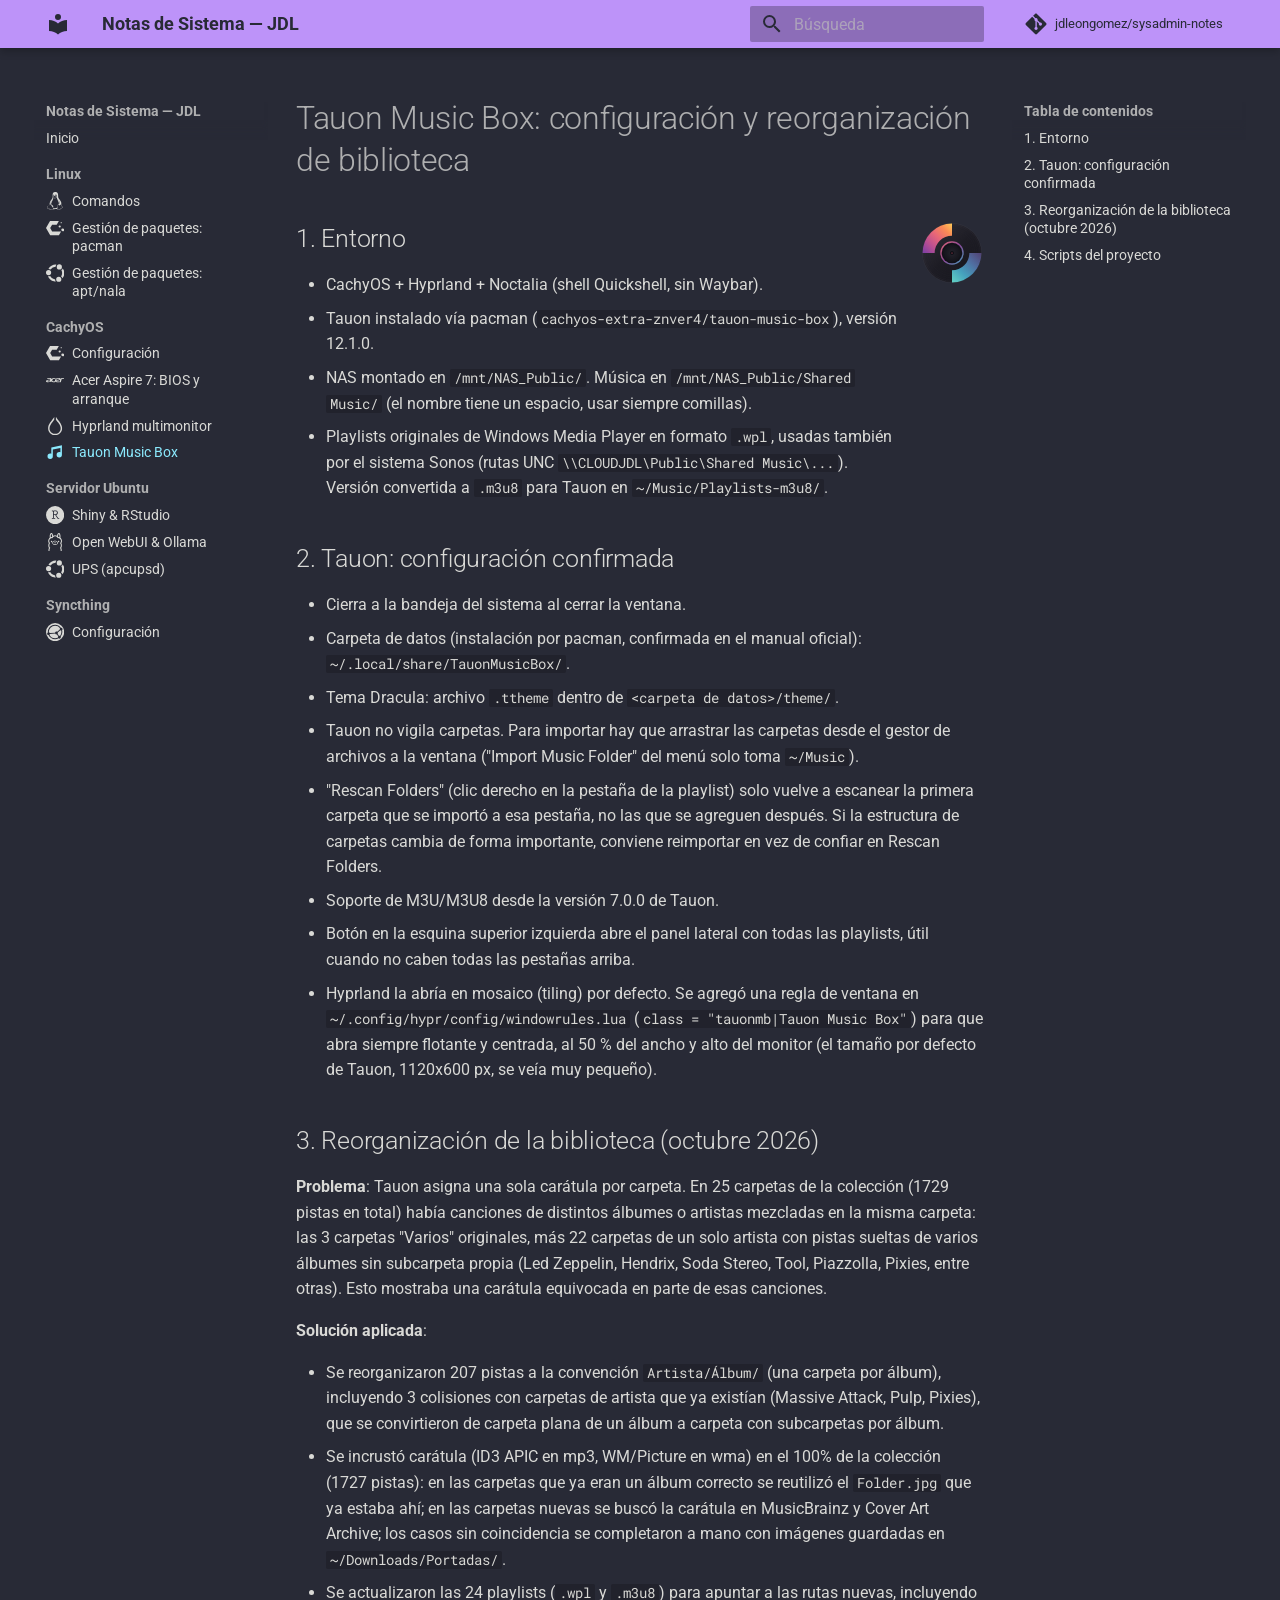
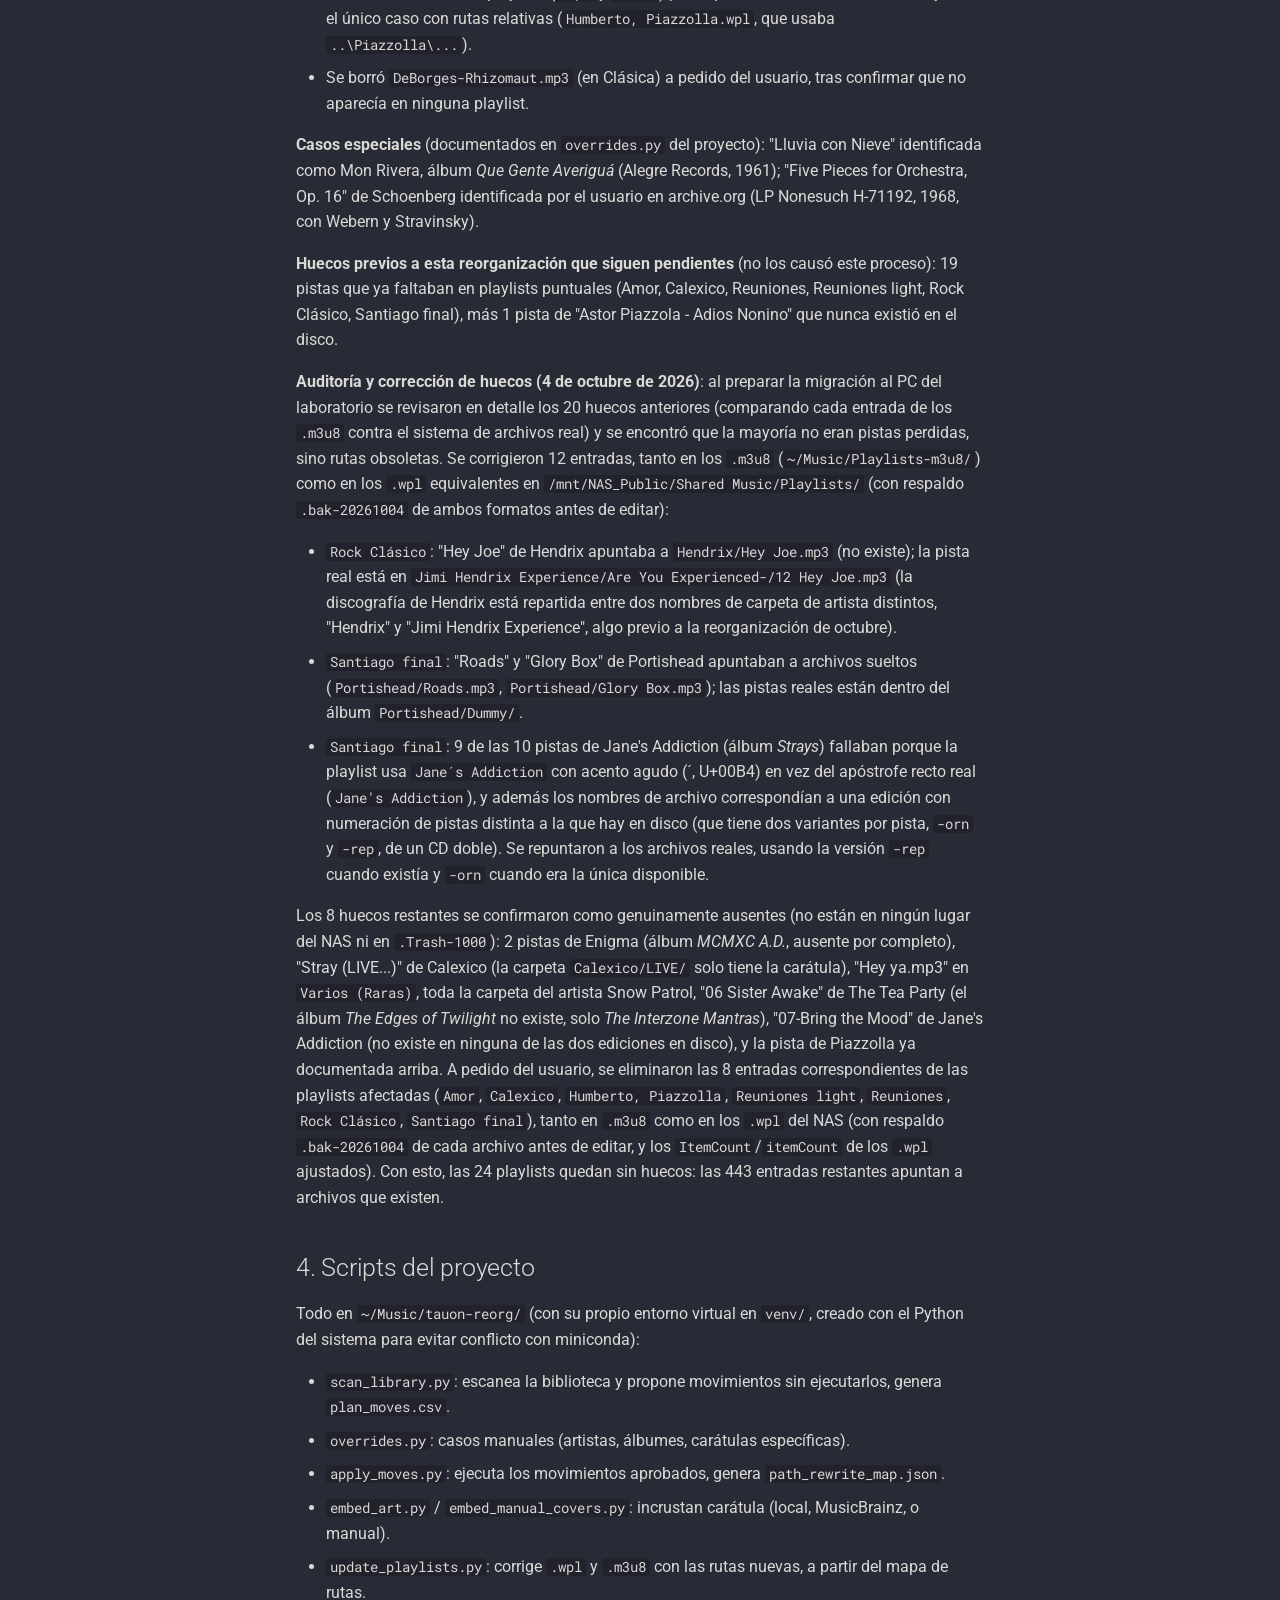
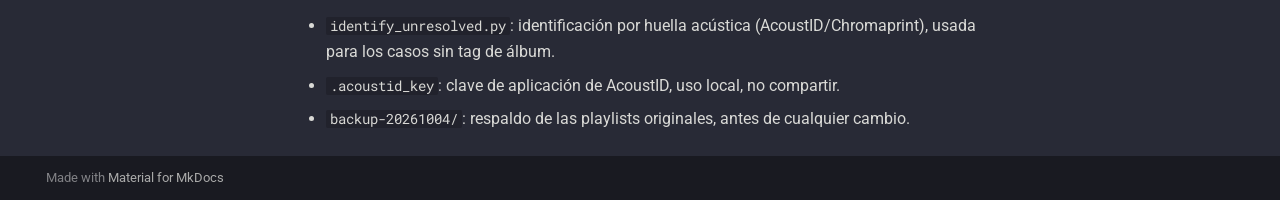
<file: cachyos/tauon/index.html>
<!doctype html>
<html lang="es" class="no-js">
  <head>
    
      <meta charset="utf-8">
      <meta name="viewport" content="width=device-width,initial-scale=1">
      
        <meta name="description" content="Notas personales para administrar servidor Ubuntu y PC CachyOS">
      
      
        <meta name="author" content="Juan David Leongómez">
      
      
      
        <link rel="prev" href="../hyprland-multimonitor/">
      
      
        <link rel="next" href="../../ubuntu-server/shiny-rstudio/">
      
      
        
      
      
      <link rel="icon" href="../../assets/images/favicon.png">
      <meta name="generator" content="mkdocs-1.6.1, mkdocs-material-9.8.0">
    
    
      
        <title>Tauon Music Box - Notas de Sistema — JDL</title>
      
    
    
      <link rel="stylesheet" href="../../assets/stylesheets/main.57a0d79d.min.css">
      
        
        <link rel="stylesheet" href="../../assets/stylesheets/palette.fb2fffe2.min.css">
      
      


    
    
      
    
    
      
        
        
        <link rel="preconnect" href="https://fonts.gstatic.com" crossorigin>
        <link rel="stylesheet" href="https://fonts.googleapis.com/css?family=Roboto:300,300i,400,400i,700,700i%7CRoboto+Mono:400,400i,700,700i&display=fallback">
        <style>:root{--md-text-font:"Roboto";--md-code-font:"Roboto Mono"}</style>
      
    
    
      <link rel="stylesheet" href="../../stylesheets/dracula.css">
    
    <script>__md_scope=new URL("../..",location),__md_hash=e=>[...e].reduce(((e,_)=>(e<<5)-e+_.charCodeAt(0)),0),__md_get=(e,_=localStorage,t=__md_scope)=>JSON.parse(_.getItem(t.pathname+"."+e)),__md_set=(e,_,t=localStorage,a=__md_scope)=>{try{t.setItem(a.pathname+"."+e,JSON.stringify(_))}catch(e){}}</script>
    
      

    
    
  </head>
  
  
    
    
      
    
    
    
    
    <body dir="ltr" data-md-color-scheme="dracula" data-md-color-primary="indigo" data-md-color-accent="indigo">
  
    
    <input class="md-toggle" data-md-toggle="drawer" type="checkbox" id="__drawer" autocomplete="off">
    <input class="md-toggle" data-md-toggle="search" type="checkbox" id="__search" autocomplete="off">
    <label class="md-overlay" for="__drawer"></label>
    <div data-md-component="skip">
      
        
        <a href="#tauon-music-box-configuracion-y-reorganizacion-de-biblioteca" class="md-skip">
          Saltar a contenido
        </a>
      
    </div>
    <div data-md-component="announce">
      
    </div>
    
    
      

  

<header class="md-header md-header--shadow" data-md-component="header">
  <nav class="md-header__inner md-grid" aria-label="Cabecera">
    <a href="../.." title="Notas de Sistema — JDL" class="md-header__button md-logo" aria-label="Notas de Sistema — JDL" data-md-component="logo">
      
  
  <svg xmlns="http://www.w3.org/2000/svg" viewBox="0 0 24 24"><path d="M12 8a3 3 0 0 0 3-3 3 3 0 0 0-3-3 3 3 0 0 0-3 3 3 3 0 0 0 3 3m0 3.54C9.64 9.35 6.5 8 3 8v11c3.5 0 6.64 1.35 9 3.54 2.36-2.19 5.5-3.54 9-3.54V8c-3.5 0-6.64 1.35-9 3.54"/></svg>

    </a>
    <label class="md-header__button md-icon" for="__drawer">
      
      <svg xmlns="http://www.w3.org/2000/svg" viewBox="0 0 24 24"><path d="M3 6h18v2H3zm0 5h18v2H3zm0 5h18v2H3z"/></svg>
    </label>
    <div class="md-header__title" data-md-component="header-title">
      <div class="md-header__ellipsis">
        <div class="md-header__topic">
          <span class="md-ellipsis">
            Notas de Sistema — JDL
          </span>
        </div>
        <div class="md-header__topic" data-md-component="header-topic">
          <span class="md-ellipsis">
            
              Tauon Music Box
            
          </span>
        </div>
      </div>
    </div>
    
      
        <form class="md-header__option" data-md-component="palette">
  
    
    
    
    <input class="md-option" data-md-color-media="" data-md-color-scheme="dracula" data-md-color-primary="indigo" data-md-color-accent="indigo"  aria-hidden="true"  type="radio" name="__palette" id="__palette_0">
    
  
</form>
      
    
    
      <script>var palette=__md_get("__palette");if(palette&&palette.color){if("(prefers-color-scheme)"===palette.color.media){var media=matchMedia("(prefers-color-scheme: light)"),input=document.querySelector(media.matches?"[data-md-color-media='(prefers-color-scheme: light)']":"[data-md-color-media='(prefers-color-scheme: dark)']");palette.color.media=input.getAttribute("data-md-color-media"),palette.color.scheme=input.getAttribute("data-md-color-scheme"),palette.color.primary=input.getAttribute("data-md-color-primary"),palette.color.accent=input.getAttribute("data-md-color-accent")}for(var[key,value]of Object.entries(palette.color))document.body.setAttribute("data-md-color-"+key,value)}</script>
    
    
    
      
      
        <label class="md-header__button md-icon" for="__search">
          
          <svg xmlns="http://www.w3.org/2000/svg" viewBox="0 0 24 24"><path d="M9.5 3A6.5 6.5 0 0 1 16 9.5c0 1.61-.59 3.09-1.56 4.23l.27.27h.79l5 5-1.5 1.5-5-5v-.79l-.27-.27A6.52 6.52 0 0 1 9.5 16 6.5 6.5 0 0 1 3 9.5 6.5 6.5 0 0 1 9.5 3m0 2C7 5 5 7 5 9.5S7 14 9.5 14 14 12 14 9.5 12 5 9.5 5"/></svg>
        </label>
        <div class="md-search" data-md-component="search" role="dialog">
  <label class="md-search__overlay" for="__search"></label>
  <div class="md-search__inner" role="search">
    <form class="md-search__form" name="search">
      <input type="text" class="md-search__input" name="query" aria-label="Búsqueda" placeholder="Búsqueda" autocapitalize="off" autocorrect="off" autocomplete="off" spellcheck="false" data-md-component="search-query" required>
      <label class="md-search__icon md-icon" for="__search">
        
        <svg xmlns="http://www.w3.org/2000/svg" viewBox="0 0 24 24"><path d="M9.5 3A6.5 6.5 0 0 1 16 9.5c0 1.61-.59 3.09-1.56 4.23l.27.27h.79l5 5-1.5 1.5-5-5v-.79l-.27-.27A6.52 6.52 0 0 1 9.5 16 6.5 6.5 0 0 1 3 9.5 6.5 6.5 0 0 1 9.5 3m0 2C7 5 5 7 5 9.5S7 14 9.5 14 14 12 14 9.5 12 5 9.5 5"/></svg>
        
        <svg xmlns="http://www.w3.org/2000/svg" viewBox="0 0 24 24"><path d="M20 11v2H8l5.5 5.5-1.42 1.42L4.16 12l7.92-7.92L13.5 5.5 8 11z"/></svg>
      </label>
      <nav class="md-search__options" aria-label="Buscar">
        
        <button type="reset" class="md-search__icon md-icon" title="Limpiar" aria-label="Limpiar" tabindex="-1">
          
          <svg xmlns="http://www.w3.org/2000/svg" viewBox="0 0 24 24"><path d="M19 6.41 17.59 5 12 10.59 6.41 5 5 6.41 10.59 12 5 17.59 6.41 19 12 13.41 17.59 19 19 17.59 13.41 12z"/></svg>
        </button>
      </nav>
      
        <div class="md-search__suggest" data-md-component="search-suggest"></div>
      
    </form>
    <div class="md-search__output">
      <div class="md-search__scrollwrap" tabindex="0" data-md-scrollfix>
        <div class="md-search-result" data-md-component="search-result">
          <div class="md-search-result__meta">
            Inicializando búsqueda
          </div>
          <ol class="md-search-result__list" role="presentation"></ol>
        </div>
      </div>
    </div>
  </div>
</div>
      
    
    
      <div class="md-header__source">
        <a href="https://github.com/jdleongomez/sysadmin-notes" title="Ir al repositorio" class="md-source" data-md-component="source">
  <div class="md-source__icon md-icon">
    
    <svg xmlns="http://www.w3.org/2000/svg" viewBox="0 0 448 512"><!--! Font Awesome Free 7.1.0 by @fontawesome - https://fontawesome.com License - https://fontawesome.com/license/free (Icons: CC BY 4.0, Fonts: SIL OFL 1.1, Code: MIT License) Copyright 2025 Fonticons, Inc.--><path d="M439.6 236.1 244 40.5c-5.4-5.5-12.8-8.5-20.4-8.5s-15 3-20.4 8.4L162.5 81l51.5 51.5c27.1-9.1 52.7 16.8 43.4 43.7l49.7 49.7c34.2-11.8 61.2 31 35.5 56.7-26.5 26.5-70.2-2.9-56-37.3L240.3 199v121.9c25.3 12.5 22.3 41.8 9.1 55-6.4 6.4-15.2 10.1-24.3 10.1s-17.8-3.6-24.3-10.1c-17.6-17.6-11.1-46.9 11.2-56v-123c-20.8-8.5-24.6-30.7-18.6-45L142.6 101 8.5 235.1C3 240.6 0 247.9 0 255.5s3 15 8.5 20.4l195.6 195.7c5.4 5.4 12.7 8.4 20.4 8.4s15-3 20.4-8.4l194.7-194.7c5.4-5.4 8.4-12.8 8.4-20.4s-3-15-8.4-20.4"/></svg>
  </div>
  <div class="md-source__repository">
    jdleongomez/sysadmin-notes
  </div>
</a>
      </div>
    
  </nav>
  
</header>
    
    <div class="md-container" data-md-component="container">
      
      
        
          
        
      
      <main class="md-main" data-md-component="main">
        <div class="md-main__inner md-grid">
          
            
              
              <div class="md-sidebar md-sidebar--primary" data-md-component="sidebar" data-md-type="navigation" >
                <div class="md-sidebar__scrollwrap">
                  <div class="md-sidebar__inner">
                    



<nav class="md-nav md-nav--primary" aria-label="Navegación" data-md-level="0">
  <label class="md-nav__title" for="__drawer">
    <a href="../.." title="Notas de Sistema — JDL" class="md-nav__button md-logo" aria-label="Notas de Sistema — JDL" data-md-component="logo">
      
  
  <svg xmlns="http://www.w3.org/2000/svg" viewBox="0 0 24 24"><path d="M12 8a3 3 0 0 0 3-3 3 3 0 0 0-3-3 3 3 0 0 0-3 3 3 3 0 0 0 3 3m0 3.54C9.64 9.35 6.5 8 3 8v11c3.5 0 6.64 1.35 9 3.54 2.36-2.19 5.5-3.54 9-3.54V8c-3.5 0-6.64 1.35-9 3.54"/></svg>

    </a>
    Notas de Sistema — JDL
  </label>
  
    <div class="md-nav__source">
      <a href="https://github.com/jdleongomez/sysadmin-notes" title="Ir al repositorio" class="md-source" data-md-component="source">
  <div class="md-source__icon md-icon">
    
    <svg xmlns="http://www.w3.org/2000/svg" viewBox="0 0 448 512"><!--! Font Awesome Free 7.1.0 by @fontawesome - https://fontawesome.com License - https://fontawesome.com/license/free (Icons: CC BY 4.0, Fonts: SIL OFL 1.1, Code: MIT License) Copyright 2025 Fonticons, Inc.--><path d="M439.6 236.1 244 40.5c-5.4-5.5-12.8-8.5-20.4-8.5s-15 3-20.4 8.4L162.5 81l51.5 51.5c27.1-9.1 52.7 16.8 43.4 43.7l49.7 49.7c34.2-11.8 61.2 31 35.5 56.7-26.5 26.5-70.2-2.9-56-37.3L240.3 199v121.9c25.3 12.5 22.3 41.8 9.1 55-6.4 6.4-15.2 10.1-24.3 10.1s-17.8-3.6-24.3-10.1c-17.6-17.6-11.1-46.9 11.2-56v-123c-20.8-8.5-24.6-30.7-18.6-45L142.6 101 8.5 235.1C3 240.6 0 247.9 0 255.5s3 15 8.5 20.4l195.6 195.7c5.4 5.4 12.7 8.4 20.4 8.4s15-3 20.4-8.4l194.7-194.7c5.4-5.4 8.4-12.8 8.4-20.4s-3-15-8.4-20.4"/></svg>
  </div>
  <div class="md-source__repository">
    jdleongomez/sysadmin-notes
  </div>
</a>
    </div>
  
  <ul class="md-nav__list" data-md-scrollfix>
    
      
      
  
  
  
  
    <li class="md-nav__item">
      <a href="../.." class="md-nav__link">
        
  
  
  <span class="md-ellipsis">
    
  
    Inicio
  

    
  </span>
  
  

      </a>
    </li>
  

    
      
      
  
  
  
  
    
    
    
    
      
        
        
      
    
    
    <li class="md-nav__item md-nav__item--section md-nav__item--nested">
      
        
        
        <input class="md-nav__toggle md-toggle " type="checkbox" id="__nav_2" >
        
          
          <label class="md-nav__link" for="__nav_2" id="__nav_2_label" tabindex="">
            
  
  
  <span class="md-ellipsis">
    
  
    Linux
  

    
  </span>
  
  

            <span class="md-nav__icon md-icon"></span>
          </label>
        
        <nav class="md-nav" data-md-level="1" aria-labelledby="__nav_2_label" aria-expanded="false">
          <label class="md-nav__title" for="__nav_2">
            <span class="md-nav__icon md-icon"></span>
            
  
    Linux
  

          </label>
          <ul class="md-nav__list" data-md-scrollfix>
            
              
                
  
  
  
  
    <li class="md-nav__item">
      <a href="../../linux/comandos/" class="md-nav__link">
        
  
  
    <svg xmlns="http://www.w3.org/2000/svg" viewBox="0 0 24 24"><path d="M12.504 0q-.232 0-.48.021c-4.226.333-3.105 4.807-3.17 6.298-.076 1.092-.3 1.953-1.05 3.02-.885 1.051-2.127 2.75-2.716 4.521-.278.832-.41 1.684-.287 2.489a.4.4 0 0 0-.11.135c-.26.268-.45.6-.663.839-.199.199-.485.267-.797.4-.313.136-.658.269-.864.68-.09.189-.136.394-.132.602 0 .199.027.4.055.536.058.399.116.728.04.97-.249.68-.28 1.145-.106 1.484.174.334.535.47.94.601.81.2 1.91.135 2.774.6.926.466 1.866.67 2.616.47.526-.116.97-.464 1.208-.946.587-.003 1.23-.269 2.26-.334.699-.058 1.574.267 2.577.2.025.134.063.198.114.333l.003.003c.391.778 1.113 1.132 1.884 1.071s1.592-.536 2.257-1.306c.631-.765 1.683-1.084 2.378-1.503.348-.199.629-.469.649-.853.023-.4-.2-.811-.714-1.376v-.097l-.003-.003c-.17-.2-.25-.535-.338-.926-.085-.401-.182-.786-.492-1.046h-.003c-.059-.054-.123-.067-.188-.135a.36.36 0 0 0-.19-.064c.431-1.278.264-2.55-.173-3.694-.533-1.41-1.465-2.638-2.175-3.483-.796-1.005-1.576-1.957-1.56-3.368.026-2.152.236-6.133-3.544-6.139m.529 3.405h.013c.213 0 .396.062.584.198.19.135.33.332.438.533.105.259.158.459.166.724 0-.02.006-.04.006-.06v.105l-.004-.021-.004-.024a1.8 1.8 0 0 1-.15.706.95.95 0 0 1-.213.335 1 1 0 0 0-.088-.042c-.104-.045-.198-.064-.284-.133a1.3 1.3 0 0 0-.22-.066c.05-.06.146-.133.183-.198q.08-.193.088-.402v-.02a1.2 1.2 0 0 0-.061-.4c-.045-.134-.101-.2-.183-.333-.084-.066-.167-.132-.267-.132h-.016c-.093 0-.176.03-.262.132a.8.8 0 0 0-.205.334 1.2 1.2 0 0 0-.09.4v.019q.002.134.02.267c-.193-.067-.438-.135-.607-.202a2 2 0 0 1-.018-.2v-.02a1.8 1.8 0 0 1 .15-.768 1.08 1.08 0 0 1 .43-.533 1 1 0 0 1 .594-.2zm-2.962.059h.036c.142 0 .27.048.399.135.146.129.264.288.344.465.09.199.14.4.153.667v.004c.007.134.006.2-.002.266v.08c-.03.007-.056.018-.083.024-.152.055-.274.135-.393.2q.018-.136.003-.267v-.015c-.012-.133-.04-.2-.082-.333a.6.6 0 0 0-.166-.267.25.25 0 0 0-.183-.064h-.021c-.071.006-.13.04-.186.132a.55.55 0 0 0-.12.27 1 1 0 0 0-.023.33v.015c.012.135.037.2.08.334.046.134.098.2.166.268q.014.014.034.024c-.07.057-.117.07-.176.136a.3.3 0 0 1-.131.068 2.6 2.6 0 0 1-.275-.402 1.8 1.8 0 0 1-.155-.667 1.8 1.8 0 0 1 .08-.668 1.4 1.4 0 0 1 .283-.535c.128-.133.26-.2.418-.2m1.37 1.706c.332 0 .733.065 1.216.399.293.2.523.269 1.052.468h.003c.255.136.405.266.478.399v-.131a.57.57 0 0 1 .016.47c-.123.31-.516.643-1.063.842v.002c-.268.135-.501.333-.775.465-.276.135-.588.292-1.012.267a1.1 1.1 0 0 1-.448-.067 4 4 0 0 1-.322-.198c-.195-.135-.363-.332-.612-.465v-.005h-.005c-.4-.246-.616-.512-.686-.71q-.104-.403.193-.6c.224-.135.38-.271.483-.336.104-.074.143-.102.176-.131h.002v-.003c.169-.202.436-.47.839-.601.139-.036.294-.065.466-.065zm2.8 2.142c.358 1.417 1.196 3.475 1.735 4.473.286.534.855 1.659 1.102 3.024.156-.005.33.018.513.064.646-1.671-.546-3.467-1.089-3.966-.22-.2-.232-.335-.123-.335.59.534 1.365 1.572 1.646 2.757.13.535.16 1.104.021 1.67.067.028.135.06.205.067 1.032.534 1.413.938 1.23 1.537v-.043c-.06-.003-.12 0-.18 0h-.016c.151-.467-.182-.825-1.065-1.224-.915-.4-1.646-.336-1.77.465-.008.043-.013.066-.018.135-.068.023-.139.053-.209.064-.43.268-.662.669-.793 1.187-.13.533-.17 1.156-.205 1.869v.003c-.02.334-.17.838-.319 1.35-1.5 1.072-3.58 1.538-5.348.334a2.7 2.7 0 0 0-.402-.533 1.5 1.5 0 0 0-.275-.333c.182 0 .338-.03.465-.067a.62.62 0 0 0 .314-.334c.108-.267 0-.697-.345-1.163s-.931-.995-1.788-1.521c-.63-.4-.986-.87-1.15-1.396-.165-.534-.143-1.085-.015-1.645.245-1.07.873-2.11 1.274-2.763.107-.065.037.135-.408.974-.396.751-1.14 2.497-.122 3.854a8.1 8.1 0 0 1 .647-2.876c.564-1.278 1.743-3.504 1.836-5.268.048.036.217.135.289.202.218.133.38.333.59.465.21.201.477.335.876.335q.058.005.11.006c.412 0 .73-.134.997-.268.29-.134.52-.334.74-.4h.005c.467-.135.835-.402 1.044-.7zm2.185 8.958c.037.6.343 1.245.882 1.377.588.134 1.434-.333 1.791-.765l.211-.01c.315-.007.577.01.847.268l.003.003c.208.199.305.53.391.876.085.4.154.78.409 1.066.486.527.645.906.636 1.14l.003-.007v.018l-.003-.012c-.015.262-.185.396-.498.595-.63.401-1.746.712-2.457 1.57-.618.737-1.37 1.14-2.036 1.191-.664.053-1.237-.2-1.574-.898l-.005-.003c-.21-.4-.12-1.025.056-1.69.176-.668.428-1.344.463-1.897.037-.714.076-1.335.195-1.814.12-.465.308-.797.641-.984l.045-.022zm-10.814.049h.01q.08 0 .157.014c.376.055.706.333 1.023.752l.91 1.664.003.003c.243.533.754 1.064 1.189 1.637.434.598.77 1.131.729 1.57v.006c-.057.744-.48 1.148-1.125 1.294-.645.135-1.52.002-2.395-.464-.968-.536-2.118-.469-2.857-.602q-.553-.1-.723-.4c-.11-.2-.113-.602.123-1.23v-.004l.002-.003c.117-.334.03-.752-.027-1.118-.055-.401-.083-.71.043-.94.16-.334.396-.4.69-.533.294-.135.64-.202.915-.47h.002v-.002c.256-.268.445-.601.668-.838.19-.201.38-.336.663-.336m7.159-9.074c-.435.201-.945.535-1.488.535-.542 0-.97-.267-1.28-.466-.154-.134-.28-.268-.373-.335-.164-.134-.144-.333-.074-.333.109.016.129.134.199.2.096.066.215.2.36.333.292.2.68.467 1.167.467.485 0 1.053-.267 1.398-.466.195-.135.445-.334.648-.467.156-.136.149-.267.279-.267.128.016.034.134-.147.332a8 8 0 0 1-.69.468zm-1.082-1.583V5.64c-.006-.02.013-.042.029-.05.074-.043.18-.027.26.004.063 0 .16.067.15.135-.006.049-.085.066-.135.066-.055 0-.092-.043-.141-.068-.052-.018-.146-.008-.163-.065m-.551 0c-.02.058-.113.049-.166.066-.047.025-.086.068-.14.068-.05 0-.13-.02-.136-.068-.01-.066.088-.133.15-.133.08-.031.184-.047.259-.005.019.009.036.03.03.05v.02h.003z"/></svg>
  
  <span class="md-ellipsis">
    
  
    Comandos
  

    
  </span>
  
  

      </a>
    </li>
  

              
            
              
                
  
  
  
  
    <li class="md-nav__item">
      <a href="../../linux/pacman/" class="md-nav__link">
        
  
  
    <svg viewBox="0 0 24 24" xmlns="http://www.w3.org/2000/svg"><path d="M5.301 2.646 0 11.771l5.541 9.583h11.486l2.904-5.017H8.102l-2.56-4.429L8.067 7.54h6.063l2.83-4.893ZM20.058 4.12a.748.748 0 0 0 0 1.496.748.748 0 0 0 0-1.496m-1.983 4.303a1.45 1.45 0 0 0 0 2.9 1.45 1.45 0 0 0 0-2.9m4.02 3.98a1.904 1.904 0 0 0 0 3.809 1.904 1.904 0 0 0 0-3.81"/></svg>
  
  <span class="md-ellipsis">
    
  
    Gestión de paquetes: pacman
  

    
  </span>
  
  

      </a>
    </li>
  

              
            
              
                
  
  
  
  
    <li class="md-nav__item">
      <a href="../../linux/apt-nala/" class="md-nav__link">
        
  
  
    <svg xmlns="http://www.w3.org/2000/svg" viewBox="0 0 24 24"><path d="M17.61.455a3.41 3.41 0 0 0-3.41 3.41 3.41 3.41 0 0 0 3.41 3.41 3.41 3.41 0 0 0 3.41-3.41 3.41 3.41 0 0 0-3.41-3.41M12.92.8C8.923.777 5.137 2.941 3.148 6.451a5 5 0 0 1 .26-.007 4.9 4.9 0 0 1 2.585.737A8.32 8.32 0 0 1 12.688 3.6 4.94 4.94 0 0 1 13.723.834 11 11 0 0 0 12.92.8m9.226 4.994a4.9 4.9 0 0 1-1.918 2.246 8.36 8.36 0 0 1-.273 8.303 4.9 4.9 0 0 1 1.632 2.54 11.16 11.16 0 0 0 .559-13.089M3.41 7.932A3.41 3.41 0 0 0 0 11.342a3.41 3.41 0 0 0 3.41 3.409 3.41 3.41 0 0 0 3.41-3.41 3.41 3.41 0 0 0-3.41-3.41zm2.027 7.866a4.9 4.9 0 0 1-2.915.358 11.1 11.1 0 0 0 7.991 6.698 11.2 11.2 0 0 0 2.422.249 4.88 4.88 0 0 1-.999-2.85 9 9 0 0 1-.836-.136 8.3 8.3 0 0 1-5.663-4.32zm11.405.928a3.41 3.41 0 0 0-3.41 3.41 3.41 3.41 0 0 0 3.41 3.41 3.41 3.41 0 0 0 3.41-3.41 3.41 3.41 0 0 0-3.41-3.41"/></svg>
  
  <span class="md-ellipsis">
    
  
    Gestión de paquetes: apt/nala
  

    
  </span>
  
  

      </a>
    </li>
  

              
            
          </ul>
        </nav>
      
    </li>
  

    
      
      
  
  
    
  
  
  
    
    
    
    
      
        
        
      
    
    
    <li class="md-nav__item md-nav__item--active md-nav__item--section md-nav__item--nested">
      
        
        
        <input class="md-nav__toggle md-toggle " type="checkbox" id="__nav_3" checked>
        
          
          <label class="md-nav__link" for="__nav_3" id="__nav_3_label" tabindex="">
            
  
  
  <span class="md-ellipsis">
    
  
    CachyOS
  

    
  </span>
  
  

            <span class="md-nav__icon md-icon"></span>
          </label>
        
        <nav class="md-nav" data-md-level="1" aria-labelledby="__nav_3_label" aria-expanded="true">
          <label class="md-nav__title" for="__nav_3">
            <span class="md-nav__icon md-icon"></span>
            
  
    CachyOS
  

          </label>
          <ul class="md-nav__list" data-md-scrollfix>
            
              
                
  
  
  
  
    <li class="md-nav__item">
      <a href="../configuracion/" class="md-nav__link">
        
  
  
    <svg viewBox="0 0 24 24" xmlns="http://www.w3.org/2000/svg"><path d="M5.301 2.646 0 11.771l5.541 9.583h11.486l2.904-5.017H8.102l-2.56-4.429L8.067 7.54h6.063l2.83-4.893ZM20.058 4.12a.748.748 0 0 0 0 1.496.748.748 0 0 0 0-1.496m-1.983 4.303a1.45 1.45 0 0 0 0 2.9 1.45 1.45 0 0 0 0-2.9m4.02 3.98a1.904 1.904 0 0 0 0 3.809 1.904 1.904 0 0 0 0-3.81"/></svg>
  
  <span class="md-ellipsis">
    
  
    Configuración
  

    
  </span>
  
  

      </a>
    </li>
  

              
            
              
                
  
  
  
  
    <li class="md-nav__item">
      <a href="../acer-aspire-bios/" class="md-nav__link">
        
  
  
    <svg xmlns="http://www.w3.org/2000/svg" viewBox="0 0 24 24"><path d="M23.943 9.364c-.085-.113-.17-.198-.595-.226-.113 0-.453-.029-1.048-.029-1.56 0-2.636.482-3.175 1.417.142-.935-.765-1.417-2.749-1.417-2.324 0-3.798.935-4.393 2.834-.226.709-.226 1.276-.056 1.73h-.567c-.425.027-.992.056-1.36.056-.85 0-1.39-.142-1.588-.425-.17-.255-.17-.737.057-1.446.368-1.162 1.247-1.672 2.664-1.672.737 0 1.445.085 1.445.085.085 0 .142-.113.142-.198l-.028-.085-.057-.397c-.028-.255-.227-.397-.567-.453-.311-.029-.567-.029-.907-.029h-.028c-1.842 0-3.146.624-3.854 1.814.255-1.219-.596-1.814-2.551-1.814-1.105 0-1.9.029-2.353.085-.368.057-.595.199-.68.454l-.17.51c-.028.085.029.142.142.142.085 0 .425-.057.992-.086a25 25 0 0 1 1.672-.085c1.077 0 1.559.284 1.389.822-.029.114-.114.199-.255.227-1.02.17-1.842.284-2.438.369-1.7.226-2.692.736-2.947 1.587-.369 1.162.538 1.728 2.72 1.728 1.078 0 2.013-.056 2.75-.198.425-.085.652-.17.737-.453l.396-1.304c-.028 1.304.85 1.955 2.721 1.955.794 0 1.559-.028 1.927-.085.369-.056.567-.141.652-.425l.085-.396c.397.623 1.276.935 2.608.935 1.417 0 2.239-.029 2.465-.114a.52.52 0 0 0 .369-.311l.028-.085.17-.539c.029-.085-.028-.142-.142-.142l-.906.057c-.596.029-1.077.057-1.418.057-.651 0-1.076-.057-1.332-.142-.368-.142-.538-.397-.51-.822l2.863-.368c1.275-.17 2.154-.567 2.579-1.19l-.992 3.315c-.028.057 0 .114.028.142.029.028.085.057.199.057h1.19c.198 0 .283-.114.312-.199l1.048-3.656c.142-.481.567-.708 1.36-.708.71 0 1.22 0 1.56.028h.028c.057 0 .17-.028.255-.17l.17-.51c0-.085 0-.17-.057-.227M4.841 13.73c-.368.057-.907.085-1.587.085-1.219 0-1.729-.255-1.587-.737.113-.34.425-.567.935-.624l2.75-.368zm12.669-2.95q-.17.553-1.616.766l-2.295.311.056-.198c.199-.624.454-1.02.794-1.247q.51-.34 1.7-.34c1.05.028 1.503.255 1.36.708Z"/></svg>
  
  <span class="md-ellipsis">
    
  
    Acer Aspire 7: BIOS y arranque
  

    
  </span>
  
  

      </a>
    </li>
  

              
            
              
                
  
  
  
  
    <li class="md-nav__item">
      <a href="../hyprland-multimonitor/" class="md-nav__link">
        
  
  
    <svg xmlns="http://www.w3.org/2000/svg" viewBox="0 0 24 24"><path d="M13.1.001c.07.075.116.112.147.158.57.842 1.13 1.69 1.708 2.527.333.482.687.949 1.042 1.414.343.451.706.887 1.05 1.338.397.522.8 1.04 1.169 1.582.473.693.95 1.388 1.359 2.118.348.622.626 1.285.892 1.948.188.47.314.965.449 1.454.062.226.08.466.116.7.045.285.121.57.126.857.012.747.077 1.496-.053 2.239a9.2 9.2 0 0 1-.74 2.36c-.36.765-.798 1.472-1.333 2.125-.485.592-1.054 1.081-1.67 1.53a7.6 7.6 0 0 1-1.438.83c-.458.2-.93.36-1.415.495-1.096.305-2.208.372-3.327.294-.675-.048-1.357-.13-2-.373-.528-.2-1.06-.397-1.566-.646a6.5 6.5 0 0 1-1.13-.719c-.46-.36-.91-.742-1.308-1.167a8 8 0 0 1-.94-1.258 11.4 11.4 0 0 1-.77-1.47c-.239-.545-.393-1.12-.518-1.71-.195-.916-.132-1.833-.092-2.747.022-.525.161-1.05.294-1.564.14-.54.31-1.078.515-1.598s.444-1.032.718-1.52c.343-.613.722-1.207 1.112-1.79.354-.531.737-1.043 1.122-1.552.31-.41.647-.799.961-1.206.317-.412.622-.833.93-1.252.324-.444.651-.887.965-1.339.398-.573.78-1.156 1.175-1.731.057-.082.139-.148.208-.22L10.9.13c.003.063.009.126.009.19 0 .938.005 1.876-.006 2.815a.83.83 0 0 1-.133.408c-.303.48-.613.956-.94 1.419-.31.438-.646.86-.97 1.289q-.4.53-.803 1.058c-.187.244-.383.482-.566.729-.255.346-.511.693-.75 1.051-.287.432-.57.869-.827 1.318-.185.322-.33.667-.485 1.004a5 5 0 0 0-.227.576c-.11.348-.199.702-.309 1.05-.31.978-.245 1.983-.175 2.977.035.504.217 1.003.37 1.493.215.686.582 1.294.997 1.88q.424.601.967 1.082c.3.263.624.505.965.71.388.233.792.456 1.216.609.453.163.93.285 1.408.345.567.072 1.146.056 1.72.083.532.025 1.049-.081 1.566-.183.656-.129 1.255-.412 1.838-.722.697-.37 1.283-.896 1.796-1.488.524-.605.964-1.285 1.244-2.032.296-.787.542-1.603.505-2.468-.02-.468.005-.94-.038-1.404-.032-.343-.129-.682-.22-1.016a12 12 0 0 0-.362-1.167c-.146-.378-.333-.74-.517-1.102a12 12 0 0 0-.523-.943 17 17 0 0 0-.737-1.085c-.394-.53-.81-1.045-1.209-1.572a93 93 0 0 1-1.382-1.866c-.389-.542-.76-1.098-1.13-1.653a.6.6 0 0 1-.108-.311c-.008-1.016-.005-2.031-.005-3.047 0-.034.009-.068.02-.158z"/></svg>
  
  <span class="md-ellipsis">
    
  
    Hyprland multimonitor
  

    
  </span>
  
  

      </a>
    </li>
  

              
            
              
                
  
  
    
  
  
  
    <li class="md-nav__item md-nav__item--active">
      
      <input class="md-nav__toggle md-toggle" type="checkbox" id="__toc">
      
      
        
      
      
        <label class="md-nav__link md-nav__link--active" for="__toc">
          
  
  
    <svg xmlns="http://www.w3.org/2000/svg" viewBox="0 0 24 24"><path d="M21 3v12.5a3.5 3.5 0 0 1-3.5 3.5 3.5 3.5 0 0 1-3.5-3.5 3.5 3.5 0 0 1 3.5-3.5c.54 0 1.05.12 1.5.34V6.47L9 8.6v8.9A3.5 3.5 0 0 1 5.5 21 3.5 3.5 0 0 1 2 17.5 3.5 3.5 0 0 1 5.5 14c.54 0 1.05.12 1.5.34V6z"/></svg>
  
  <span class="md-ellipsis">
    
  
    Tauon Music Box
  

    
  </span>
  
  

          <span class="md-nav__icon md-icon"></span>
        </label>
      
      <a href="./" class="md-nav__link md-nav__link--active">
        
  
  
    <svg xmlns="http://www.w3.org/2000/svg" viewBox="0 0 24 24"><path d="M21 3v12.5a3.5 3.5 0 0 1-3.5 3.5 3.5 3.5 0 0 1-3.5-3.5 3.5 3.5 0 0 1 3.5-3.5c.54 0 1.05.12 1.5.34V6.47L9 8.6v8.9A3.5 3.5 0 0 1 5.5 21 3.5 3.5 0 0 1 2 17.5 3.5 3.5 0 0 1 5.5 14c.54 0 1.05.12 1.5.34V6z"/></svg>
  
  <span class="md-ellipsis">
    
  
    Tauon Music Box
  

    
  </span>
  
  

      </a>
      
        

<nav class="md-nav md-nav--secondary" aria-label="Tabla de contenidos">
  
  
  
    
  
  
    <label class="md-nav__title" for="__toc">
      <span class="md-nav__icon md-icon"></span>
      Tabla de contenidos
    </label>
    <ul class="md-nav__list" data-md-component="toc" data-md-scrollfix>
      
        <li class="md-nav__item">
  <a href="#1-entorno" class="md-nav__link">
    <span class="md-ellipsis">
      
        1. Entorno
      
    </span>
  </a>
  
</li>
      
        <li class="md-nav__item">
  <a href="#2-tauon-configuracion-confirmada" class="md-nav__link">
    <span class="md-ellipsis">
      
        2. Tauon: configuración confirmada
      
    </span>
  </a>
  
</li>
      
        <li class="md-nav__item">
  <a href="#3-reorganizacion-de-la-biblioteca-octubre-2026" class="md-nav__link">
    <span class="md-ellipsis">
      
        3. Reorganización de la biblioteca (octubre 2026)
      
    </span>
  </a>
  
</li>
      
        <li class="md-nav__item">
  <a href="#4-scripts-del-proyecto" class="md-nav__link">
    <span class="md-ellipsis">
      
        4. Scripts del proyecto
      
    </span>
  </a>
  
</li>
      
    </ul>
  
</nav>
      
    </li>
  

              
            
          </ul>
        </nav>
      
    </li>
  

    
      
      
  
  
  
  
    
    
    
    
      
        
        
      
    
    
    <li class="md-nav__item md-nav__item--section md-nav__item--nested">
      
        
        
        <input class="md-nav__toggle md-toggle " type="checkbox" id="__nav_4" >
        
          
          <label class="md-nav__link" for="__nav_4" id="__nav_4_label" tabindex="">
            
  
  
  <span class="md-ellipsis">
    
  
    Servidor Ubuntu
  

    
  </span>
  
  

            <span class="md-nav__icon md-icon"></span>
          </label>
        
        <nav class="md-nav" data-md-level="1" aria-labelledby="__nav_4_label" aria-expanded="false">
          <label class="md-nav__title" for="__nav_4">
            <span class="md-nav__icon md-icon"></span>
            
  
    Servidor Ubuntu
  

          </label>
          <ul class="md-nav__list" data-md-scrollfix>
            
              
                
  
  
  
  
    <li class="md-nav__item">
      <a href="../../ubuntu-server/shiny-rstudio/" class="md-nav__link">
        
  
  
    <svg xmlns="http://www.w3.org/2000/svg" viewBox="0 0 24 24"><path d="M12.178.002a12 12 0 0 0-8.662 3.515 12 12 0 0 0 0 16.97 12 12 0 0 0 16.97 0 12 12 0 0 0 0-16.97A12 12 0 0 0 12.179.002zM7.77 5.995c.562.128 1.05.217 1.663.217.921 0 1.863-.217 2.786-.217 1.79 0 3.45.814 3.45 2.8 0 1.54-.921 2.517-2.35 2.93l2.788 4.107h1.301v1.01h-1.986l-3.293-4.934h-1.757v3.924h1.718v1.01H7.77v-1.01h1.483V7.134L7.77 6.951v-.957zm4.466 1.012c-.596 0-1.213.053-1.864.127v3.798l.941.02c2.298.034 3.183-.85 3.183-2.026 0-1.376-.997-1.919-2.26-1.919"/></svg>
  
  <span class="md-ellipsis">
    
  
    Shiny & RStudio
  

    
  </span>
  
  

      </a>
    </li>
  

              
            
              
                
  
  
  
  
    <li class="md-nav__item">
      <a href="../../ubuntu-server/open-webui-ollama/" class="md-nav__link">
        
  
  
    <svg xmlns="http://www.w3.org/2000/svg" viewBox="0 0 24 24"><path d="M16.361 10.26a.9.9 0 0 0-.558.47l-.072.148.001.207c0 .193.004.217.059.353.076.193.152.312.291.448.24.238.51.3.872.205a.86.86 0 0 0 .517-.436.75.75 0 0 0 .08-.498c-.064-.453-.33-.782-.724-.897a1.1 1.1 0 0 0-.466 0m-9.203.005c-.305.096-.533.32-.65.639a1.2 1.2 0 0 0-.06.52c.057.309.31.59.598.667.362.095.632.033.872-.205.14-.136.215-.255.291-.448.055-.136.059-.16.059-.353l.001-.207-.072-.148a.9.9 0 0 0-.565-.472 1 1 0 0 0-.474.007m4.184 2c-.131.071-.223.25-.195.383.031.143.157.288.353.407.105.063.112.072.117.136.004.038-.01.146-.029.243-.02.094-.036.194-.036.222.002.074.07.195.143.253.064.052.076.054.255.059.164.005.198.001.264-.03.169-.082.212-.234.15-.525-.052-.243-.042-.28.087-.355.137-.08.281-.219.324-.314a.365.365 0 0 0-.175-.48.4.4 0 0 0-.181-.033c-.126 0-.207.03-.355.124l-.085.053-.053-.032c-.219-.13-.259-.145-.391-.143a.4.4 0 0 0-.193.032m.39-2.195c-.373.036-.475.05-.654.086a4.5 4.5 0 0 0-.951.328c-.94.46-1.589 1.226-1.787 2.114-.04.176-.045.234-.045.53 0 .294.005.357.043.524.264 1.16 1.332 2.017 2.714 2.173.3.033 1.596.033 1.896 0 1.11-.125 2.064-.727 2.493-1.571.114-.226.169-.372.22-.602.039-.167.044-.23.044-.523 0-.297-.005-.355-.045-.531-.288-1.29-1.539-2.304-3.072-2.497a7 7 0 0 0-.855-.031zm.645.937a3.3 3.3 0 0 1 1.44.514c.223.148.537.458.671.662.166.251.26.508.303.82.02.143.01.251-.043.482-.08.345-.332.705-.672.957a3 3 0 0 1-.689.348c-.382.122-.632.144-1.525.138-.582-.006-.686-.01-.853-.042q-.856-.16-1.35-.68c-.264-.28-.385-.535-.45-.946-.03-.192.025-.509.137-.776.136-.326.488-.73.836-.963.403-.269.934-.46 1.422-.512.187-.02.586-.02.773-.002m-5.503-11a1.65 1.65 0 0 0-.683.298C5.617.74 5.173 1.666 4.985 2.819c-.07.436-.119 1.04-.119 1.503 0 .544.064 1.24.155 1.721.02.107.031.202.023.208l-.187.152a5.3 5.3 0 0 0-.949 1.02 5.5 5.5 0 0 0-.94 2.339 6.6 6.6 0 0 0-.023 1.357c.091.78.325 1.438.727 2.04l.13.195-.037.064c-.269.452-.498 1.105-.605 1.732-.084.496-.095.629-.095 1.294 0 .67.009.803.088 1.266.095.555.288 1.143.503 1.534.071.128.243.393.264.407.007.003-.014.067-.046.141a7.4 7.4 0 0 0-.548 1.873 5 5 0 0 0-.071.991c0 .56.031.832.148 1.279L3.42 24h1.478l-.05-.091c-.297-.552-.325-1.575-.068-2.597.117-.472.25-.819.498-1.296l.148-.29v-.177c0-.165-.003-.184-.057-.293a.9.9 0 0 0-.194-.25 1.7 1.7 0 0 1-.385-.543c-.424-.92-.506-2.286-.208-3.451.124-.486.329-.918.544-1.154a.8.8 0 0 0 .223-.531c0-.195-.07-.355-.224-.522a3.14 3.14 0 0 1-.817-1.729c-.14-.96.114-2.005.69-2.834.563-.814 1.353-1.336 2.237-1.475.199-.033.57-.028.776.01.226.04.367.028.512-.041.179-.085.268-.19.374-.431.093-.215.165-.333.36-.576.234-.29.46-.489.822-.729.413-.27.884-.467 1.352-.561.17-.035.25-.04.569-.04s.398.005.569.04a4.07 4.07 0 0 1 1.914.997c.117.109.398.457.488.602.034.057.095.177.132.267.105.241.195.346.374.43.14.068.286.082.503.045.343-.058.607-.053.943.016 1.144.23 2.14 1.173 2.581 2.437.385 1.108.276 2.267-.296 3.153-.097.15-.193.27-.333.419-.301.322-.301.722-.001 1.053.493.539.801 1.866.708 3.036-.062.772-.26 1.463-.533 1.854a2 2 0 0 1-.224.258.9.9 0 0 0-.194.25c-.054.109-.057.128-.057.293v.178l.148.29c.248.476.38.823.498 1.295.253 1.008.231 2.01-.059 2.581a1 1 0 0 0-.044.098c0 .006.329.009.732.009h.73l.02-.074.036-.134c.019-.076.057-.3.088-.516a9 9 0 0 0 0-1.258c-.11-.875-.295-1.57-.597-2.226-.032-.074-.053-.138-.046-.141a1.4 1.4 0 0 0 .108-.152c.376-.569.607-1.284.724-2.228.031-.26.031-1.378 0-1.628-.083-.645-.182-1.082-.348-1.525a6 6 0 0 0-.329-.7l-.038-.064.131-.194c.402-.604.636-1.262.727-2.04a6.6 6.6 0 0 0-.024-1.358 5.5 5.5 0 0 0-.939-2.339 5.3 5.3 0 0 0-.95-1.02l-.186-.152a.7.7 0 0 1 .023-.208c.208-1.087.201-2.443-.017-3.503-.19-.924-.535-1.658-.98-2.082-.354-.338-.716-.482-1.15-.455-.996.059-1.8 1.205-2.116 3.01a7 7 0 0 0-.097.726c0 .036-.007.066-.015.066a1 1 0 0 1-.149-.078A4.86 4.86 0 0 0 12 3.03c-.832 0-1.687.243-2.456.698a1 1 0 0 1-.148.078c-.008 0-.015-.03-.015-.066a7 7 0 0 0-.097-.725C8.997 1.392 8.337.319 7.46.048a2 2 0 0 0-.585-.041Zm.293 1.402c.248.197.523.759.682 1.388.03.113.06.244.069.292.007.047.026.152.041.233.067.365.098.76.102 1.24l.002.475-.12.175-.118.178h-.278c-.324 0-.646.041-.954.124l-.238.06c-.033.007-.038-.003-.057-.144a8.4 8.4 0 0 1 .016-2.323c.124-.788.413-1.501.696-1.711.067-.05.079-.049.157.013m9.825-.012c.17.126.358.46.498.888.28.854.36 2.028.212 3.145-.019.14-.024.151-.057.144l-.238-.06a3.7 3.7 0 0 0-.954-.124h-.278l-.119-.178-.119-.175.002-.474c.004-.669.066-1.19.214-1.772.157-.623.434-1.185.68-1.382.078-.062.09-.063.159-.012"/></svg>
  
  <span class="md-ellipsis">
    
  
    Open WebUI & Ollama
  

    
  </span>
  
  

      </a>
    </li>
  

              
            
              
                
  
  
  
  
    <li class="md-nav__item">
      <a href="../../ubuntu-server/apcupsd/" class="md-nav__link">
        
  
  
    <svg xmlns="http://www.w3.org/2000/svg" viewBox="0 0 24 24"><path d="M17.61.455a3.41 3.41 0 0 0-3.41 3.41 3.41 3.41 0 0 0 3.41 3.41 3.41 3.41 0 0 0 3.41-3.41 3.41 3.41 0 0 0-3.41-3.41M12.92.8C8.923.777 5.137 2.941 3.148 6.451a5 5 0 0 1 .26-.007 4.9 4.9 0 0 1 2.585.737A8.32 8.32 0 0 1 12.688 3.6 4.94 4.94 0 0 1 13.723.834 11 11 0 0 0 12.92.8m9.226 4.994a4.9 4.9 0 0 1-1.918 2.246 8.36 8.36 0 0 1-.273 8.303 4.9 4.9 0 0 1 1.632 2.54 11.16 11.16 0 0 0 .559-13.089M3.41 7.932A3.41 3.41 0 0 0 0 11.342a3.41 3.41 0 0 0 3.41 3.409 3.41 3.41 0 0 0 3.41-3.41 3.41 3.41 0 0 0-3.41-3.41zm2.027 7.866a4.9 4.9 0 0 1-2.915.358 11.1 11.1 0 0 0 7.991 6.698 11.2 11.2 0 0 0 2.422.249 4.88 4.88 0 0 1-.999-2.85 9 9 0 0 1-.836-.136 8.3 8.3 0 0 1-5.663-4.32zm11.405.928a3.41 3.41 0 0 0-3.41 3.41 3.41 3.41 0 0 0 3.41 3.41 3.41 3.41 0 0 0 3.41-3.41 3.41 3.41 0 0 0-3.41-3.41"/></svg>
  
  <span class="md-ellipsis">
    
  
    UPS (apcupsd)
  

    
  </span>
  
  

      </a>
    </li>
  

              
            
          </ul>
        </nav>
      
    </li>
  

    
      
      
  
  
  
  
    
    
    
    
      
        
        
      
    
    
    <li class="md-nav__item md-nav__item--section md-nav__item--nested">
      
        
        
        <input class="md-nav__toggle md-toggle " type="checkbox" id="__nav_5" >
        
          
          <label class="md-nav__link" for="__nav_5" id="__nav_5_label" tabindex="">
            
  
  
  <span class="md-ellipsis">
    
  
    Syncthing
  

    
  </span>
  
  

            <span class="md-nav__icon md-icon"></span>
          </label>
        
        <nav class="md-nav" data-md-level="1" aria-labelledby="__nav_5_label" aria-expanded="false">
          <label class="md-nav__title" for="__nav_5">
            <span class="md-nav__icon md-icon"></span>
            
  
    Syncthing
  

          </label>
          <ul class="md-nav__list" data-md-scrollfix>
            
              
                
  
  
  
  
    <li class="md-nav__item">
      <a href="../../syncthing/configuracion/" class="md-nav__link">
        
  
  
    <svg xmlns="http://www.w3.org/2000/svg" viewBox="0 0 24 24"><path d="M12 0A12 12 0 0 0 0 12a12 12 0 0 0 12 12 12 12 0 0 0 12-12A12 12 0 0 0 12 0m0 2.412c3.115 0 5.885 1.5 7.629 3.815a1.834 1.834 0 0 1 1.564 3.162c.23.818.354 1.68.354 2.57a9.5 9.5 0 0 1-2.166 6.05c.128.281.189.595.162.92a1.854 1.854 0 0 1-2.004 1.678 1.86 1.86 0 0 1-.877-.322A9.5 9.5 0 0 1 12 21.505c-3.84 0-7.154-2.277-8.668-5.552-.3-.01-.601-.092-.879-.254-.858-.51-1.144-1.634-.633-2.513.164-.276.39-.493.653-.643a10 10 0 0 1-.02-.584c0-5.265 4.282-9.547 9.547-9.547m0 1.227a8.31 8.31 0 0 0-8.31 8.683c.22.036.439.111.644.23.323.2.564.484.713.805l6.984-.644a1.78 1.78 0 0 1 .787-1.08c.288-.19.612-.286.936-.295.34-.01.68.08.978.254l3.51-2.914a1.82 1.82 0 0 1 .317-1.84A8.3 8.3 0 0 0 12 3.638zm7.027 5.98-3.502 2.91a1.83 1.83 0 0 1-.23 1.719l1.904 2.744c.212-.06.436-.085.668-.066.238.024.46.092.66.193a8.3 8.3 0 0 0 1.793-5.16 8.4 8.4 0 0 0-.265-2.092 1.84 1.84 0 0 1-1.028-.248m-6.886 4.315-6.975.644a1.8 1.8 0 0 1-.66 1.004A8.31 8.31 0 0 0 12 20.279a8.3 8.3 0 0 0 3.938-.986 1.9 1.9 0 0 1-.075-.69c.028-.341.148-.65.332-.908L14.29 14.95a1.84 1.84 0 0 1-2.148-1.015z"/></svg>
  
  <span class="md-ellipsis">
    
  
    Configuración
  

    
  </span>
  
  

      </a>
    </li>
  

              
            
          </ul>
        </nav>
      
    </li>
  

    
  </ul>
</nav>
                  </div>
                </div>
              </div>
            
            
              
              <div class="md-sidebar md-sidebar--secondary" data-md-component="sidebar" data-md-type="toc" >
                <div class="md-sidebar__scrollwrap">
                  <div class="md-sidebar__inner">
                    

<nav class="md-nav md-nav--secondary" aria-label="Tabla de contenidos">
  
  
  
    
  
  
    <label class="md-nav__title" for="__toc">
      <span class="md-nav__icon md-icon"></span>
      Tabla de contenidos
    </label>
    <ul class="md-nav__list" data-md-component="toc" data-md-scrollfix>
      
        <li class="md-nav__item">
  <a href="#1-entorno" class="md-nav__link">
    <span class="md-ellipsis">
      
        1. Entorno
      
    </span>
  </a>
  
</li>
      
        <li class="md-nav__item">
  <a href="#2-tauon-configuracion-confirmada" class="md-nav__link">
    <span class="md-ellipsis">
      
        2. Tauon: configuración confirmada
      
    </span>
  </a>
  
</li>
      
        <li class="md-nav__item">
  <a href="#3-reorganizacion-de-la-biblioteca-octubre-2026" class="md-nav__link">
    <span class="md-ellipsis">
      
        3. Reorganización de la biblioteca (octubre 2026)
      
    </span>
  </a>
  
</li>
      
        <li class="md-nav__item">
  <a href="#4-scripts-del-proyecto" class="md-nav__link">
    <span class="md-ellipsis">
      
        4. Scripts del proyecto
      
    </span>
  </a>
  
</li>
      
    </ul>
  
</nav>
                  </div>
                </div>
              </div>
            
          
          
            <div class="md-content" data-md-component="content">
              
              <article class="md-content__inner md-typeset">
                
                  


  
  


<h1 id="tauon-music-box-configuracion-y-reorganizacion-de-biblioteca">Tauon Music Box: configuración y reorganización de biblioteca<a class="headerlink" href="#tauon-music-box-configuracion-y-reorganizacion-de-biblioteca" title="Permanent link">&para;</a></h1>
<p><img align="right" alt="Tauon" src="../../assets/logos/tauon.svg" width="64" /></p>
<h2 id="1-entorno">1. Entorno<a class="headerlink" href="#1-entorno" title="Permanent link">&para;</a></h2>
<ul>
<li>CachyOS + Hyprland + Noctalia (shell Quickshell, sin Waybar).</li>
<li>Tauon instalado vía pacman (<code>cachyos-extra-znver4/tauon-music-box</code>), versión 12.1.0.</li>
<li>NAS montado en <code>/mnt/NAS_Public/</code>. Música en <code>/mnt/NAS_Public/Shared Music/</code> (el nombre tiene un espacio, usar siempre comillas).</li>
<li>Playlists originales de Windows Media Player en formato <code>.wpl</code>, usadas también por el sistema Sonos (rutas UNC <code>\\CLOUDJDL\Public\Shared Music\...</code>). Versión convertida a <code>.m3u8</code> para Tauon en <code>~/Music/Playlists-m3u8/</code>.</li>
</ul>
<h2 id="2-tauon-configuracion-confirmada">2. Tauon: configuración confirmada<a class="headerlink" href="#2-tauon-configuracion-confirmada" title="Permanent link">&para;</a></h2>
<ul>
<li>Cierra a la bandeja del sistema al cerrar la ventana.</li>
<li>Carpeta de datos (instalación por pacman, confirmada en el manual oficial): <code>~/.local/share/TauonMusicBox/</code>.</li>
<li>Tema Dracula: archivo <code>.ttheme</code> dentro de <code>&lt;carpeta de datos&gt;/theme/</code>.</li>
<li>Tauon no vigila carpetas. Para importar hay que arrastrar las carpetas desde el gestor de archivos a la ventana ("Import Music Folder" del menú solo toma <code>~/Music</code>).</li>
<li>"Rescan Folders" (clic derecho en la pestaña de la playlist) solo vuelve a escanear la primera carpeta que se importó a esa pestaña, no las que se agreguen después. Si la estructura de carpetas cambia de forma importante, conviene reimportar en vez de confiar en Rescan Folders.</li>
<li>Soporte de M3U/M3U8 desde la versión 7.0.0 de Tauon.</li>
<li>Botón en la esquina superior izquierda abre el panel lateral con todas las playlists, útil cuando no caben todas las pestañas arriba.</li>
<li>Hyprland la abría en mosaico (tiling) por defecto. Se agregó una regla de ventana en <code>~/.config/hypr/config/windowrules.lua</code> (<code>class = "tauonmb|Tauon Music Box"</code>) para que abra siempre flotante y centrada, al 50 % del ancho y alto del monitor (el tamaño por defecto de Tauon, 1120x600 px, se veía muy pequeño).</li>
</ul>
<h2 id="3-reorganizacion-de-la-biblioteca-octubre-2026">3. Reorganización de la biblioteca (octubre 2026)<a class="headerlink" href="#3-reorganizacion-de-la-biblioteca-octubre-2026" title="Permanent link">&para;</a></h2>
<p><strong>Problema</strong>: Tauon asigna una sola carátula por carpeta. En 25 carpetas de la colección (1729 pistas en total) había canciones de distintos álbumes o artistas mezcladas en la misma carpeta: las 3 carpetas "Varios" originales, más 22 carpetas de un solo artista con pistas sueltas de varios álbumes sin subcarpeta propia (Led Zeppelin, Hendrix, Soda Stereo, Tool, Piazzolla, Pixies, entre otras). Esto mostraba una carátula equivocada en parte de esas canciones.</p>
<p><strong>Solución aplicada</strong>:</p>
<ul>
<li>Se reorganizaron 207 pistas a la convención <code>Artista/Álbum/</code> (una carpeta por álbum), incluyendo 3 colisiones con carpetas de artista que ya existían (Massive Attack, Pulp, Pixies), que se convirtieron de carpeta plana de un álbum a carpeta con subcarpetas por álbum.</li>
<li>Se incrustó carátula (ID3 APIC en mp3, WM/Picture en wma) en el 100% de la colección (1727 pistas): en las carpetas que ya eran un álbum correcto se reutilizó el <code>Folder.jpg</code> que ya estaba ahí; en las carpetas nuevas se buscó la carátula en MusicBrainz y Cover Art Archive; los casos sin coincidencia se completaron a mano con imágenes guardadas en <code>~/Downloads/Portadas/</code>.</li>
<li>Se actualizaron las 24 playlists (<code>.wpl</code> y <code>.m3u8</code>) para apuntar a las rutas nuevas, incluyendo el único caso con rutas relativas (<code>Humberto, Piazzolla.wpl</code>, que usaba <code>..\Piazzolla\...</code>).</li>
<li>Se borró <code>DeBorges-Rhizomaut.mp3</code> (en Clásica) a pedido del usuario, tras confirmar que no aparecía en ninguna playlist.</li>
</ul>
<p><strong>Casos especiales</strong> (documentados en <code>overrides.py</code> del proyecto): "Lluvia con Nieve" identificada como Mon Rivera, álbum <em>Que Gente Averiguá</em> (Alegre Records, 1961); "Five Pieces for Orchestra, Op. 16" de Schoenberg identificada por el usuario en archive.org (LP Nonesuch H-71192, 1968, con Webern y Stravinsky).</p>
<p><strong>Huecos previos a esta reorganización que siguen pendientes</strong> (no los causó este proceso): 19 pistas que ya faltaban en playlists puntuales (Amor, Calexico, Reuniones, Reuniones light, Rock Clásico, Santiago final), más 1 pista de "Astor Piazzola - Adios Nonino" que nunca existió en el disco.</p>
<p><strong>Auditoría y corrección de huecos (4 de octubre de 2026)</strong>: al preparar la migración al PC del laboratorio se revisaron en detalle los 20 huecos anteriores (comparando cada entrada de los <code>.m3u8</code> contra el sistema de archivos real) y se encontró que la mayoría no eran pistas perdidas, sino rutas obsoletas. Se corrigieron 12 entradas, tanto en los <code>.m3u8</code> (<code>~/Music/Playlists-m3u8/</code>) como en los <code>.wpl</code> equivalentes en <code>/mnt/NAS_Public/Shared Music/Playlists/</code> (con respaldo <code>.bak-20261004</code> de ambos formatos antes de editar):</p>
<ul>
<li><code>Rock Clásico</code>: "Hey Joe" de Hendrix apuntaba a <code>Hendrix/Hey Joe.mp3</code> (no existe); la pista real está en <code>Jimi Hendrix Experience/Are You Experienced-/12 Hey Joe.mp3</code> (la discografía de Hendrix está repartida entre dos nombres de carpeta de artista distintos, "Hendrix" y "Jimi Hendrix Experience", algo previo a la reorganización de octubre).</li>
<li><code>Santiago final</code>: "Roads" y "Glory Box" de Portishead apuntaban a archivos sueltos (<code>Portishead/Roads.mp3</code>, <code>Portishead/Glory Box.mp3</code>); las pistas reales están dentro del álbum <code>Portishead/Dummy/</code>.</li>
<li><code>Santiago final</code>: 9 de las 10 pistas de Jane's Addiction (álbum <em>Strays</em>) fallaban porque la playlist usa <code>Jane´s Addiction</code> con acento agudo (´, U+00B4) en vez del apóstrofe recto real (<code>Jane's Addiction</code>), y además los nombres de archivo correspondían a una edición con numeración de pistas distinta a la que hay en disco (que tiene dos variantes por pista, <code>-orn</code> y <code>-rep</code>, de un CD doble). Se repuntaron a los archivos reales, usando la versión <code>-rep</code> cuando existía y <code>-orn</code> cuando era la única disponible.</li>
</ul>
<p>Los 8 huecos restantes se confirmaron como genuinamente ausentes (no están en ningún lugar del NAS ni en <code>.Trash-1000</code>): 2 pistas de Enigma (álbum <em>MCMXC A.D.</em>, ausente por completo), "Stray (LIVE...)" de Calexico (la carpeta <code>Calexico/LIVE/</code> solo tiene la carátula), "Hey ya.mp3" en <code>Varios (Raras)</code>, toda la carpeta del artista Snow Patrol, "06 Sister Awake" de The Tea Party (el álbum <em>The Edges of Twilight</em> no existe, solo <em>The Interzone Mantras</em>), "07-Bring the Mood" de Jane's Addiction (no existe en ninguna de las dos ediciones en disco), y la pista de Piazzolla ya documentada arriba. A pedido del usuario, se eliminaron las 8 entradas correspondientes de las playlists afectadas (<code>Amor</code>, <code>Calexico</code>, <code>Humberto, Piazzolla</code>, <code>Reuniones light</code>, <code>Reuniones</code>, <code>Rock Clásico</code>, <code>Santiago final</code>), tanto en <code>.m3u8</code> como en los <code>.wpl</code> del NAS (con respaldo <code>.bak-20261004</code> de cada archivo antes de editar, y los <code>ItemCount</code>/<code>itemCount</code> de los <code>.wpl</code> ajustados). Con esto, las 24 playlists quedan sin huecos: las 443 entradas restantes apuntan a archivos que existen.</p>
<h2 id="4-scripts-del-proyecto">4. Scripts del proyecto<a class="headerlink" href="#4-scripts-del-proyecto" title="Permanent link">&para;</a></h2>
<p>Todo en <code>~/Music/tauon-reorg/</code> (con su propio entorno virtual en <code>venv/</code>, creado con el Python del sistema para evitar conflicto con miniconda):</p>
<ul>
<li><code>scan_library.py</code>: escanea la biblioteca y propone movimientos sin ejecutarlos, genera <code>plan_moves.csv</code>.</li>
<li><code>overrides.py</code>: casos manuales (artistas, álbumes, carátulas específicas).</li>
<li><code>apply_moves.py</code>: ejecuta los movimientos aprobados, genera <code>path_rewrite_map.json</code>.</li>
<li><code>embed_art.py</code> / <code>embed_manual_covers.py</code>: incrustan carátula (local, MusicBrainz, o manual).</li>
<li><code>update_playlists.py</code>: corrige <code>.wpl</code> y <code>.m3u8</code> con las rutas nuevas, a partir del mapa de rutas.</li>
<li><code>identify_unresolved.py</code>: identificación por huella acústica (AcoustID/Chromaprint), usada para los casos sin tag de álbum.</li>
<li><code>.acoustid_key</code>: clave de aplicación de AcoustID, uso local, no compartir.</li>
<li><code>backup-20261004/</code>: respaldo de las playlists originales, antes de cualquier cambio.</li>
</ul>







  
  






                
              </article>
            </div>
          
          
<script>var target=document.getElementById(location.hash.slice(1));target&&target.name&&(target.checked=target.name.startsWith("__tabbed_"))</script>
        </div>
        
          <button type="button" class="md-top md-icon" data-md-component="top" hidden>
  
  <svg xmlns="http://www.w3.org/2000/svg" viewBox="0 0 24 24"><path d="M13 20h-2V8l-5.5 5.5-1.42-1.42L12 4.16l7.92 7.92-1.42 1.42L13 8z"/></svg>
  Volver al principio
</button>
        
      </main>
      
        <footer class="md-footer">
  
  <div class="md-footer-meta md-typeset">
    <div class="md-footer-meta__inner md-grid">
      <div class="md-copyright">
  
  
    Made with
    <a href="https://squidfunk.github.io/mkdocs-material/" target="_blank" rel="noopener">
      Material for MkDocs
    </a>
  
</div>
      
    </div>
  </div>
</footer>
      
    </div>
    <div class="md-dialog" data-md-component="dialog">
      <div class="md-dialog__inner md-typeset"></div>
    </div>
    
    
    
      
      
      <script id="__config" type="application/json">{"annotate": null, "base": "../..", "features": ["navigation.sections", "navigation.top", "search.highlight", "search.suggest", "content.code.copy"], "search": "../../assets/javascripts/workers/search.a7633da7.min.js", "tags": null, "translations": {"clipboard.copied": "Copiado al portapapeles", "clipboard.copy": "Copiar al portapapeles", "search.result.more.one": "1 m\u00e1s en esta p\u00e1gina", "search.result.more.other": "# m\u00e1s en esta p\u00e1gina", "search.result.none": "No se encontraron documentos", "search.result.one": "1 documento encontrado", "search.result.other": "# documentos encontrados", "search.result.placeholder": "Teclee para comenzar b\u00fasqueda", "search.result.term.missing": "Falta", "select.version": "Seleccionar versi\u00f3n"}, "version": null}</script>
    
    
      <script src="../../assets/javascripts/bundle.c21346df.min.js"></script>
      
    
  </body>
</html>
</file>
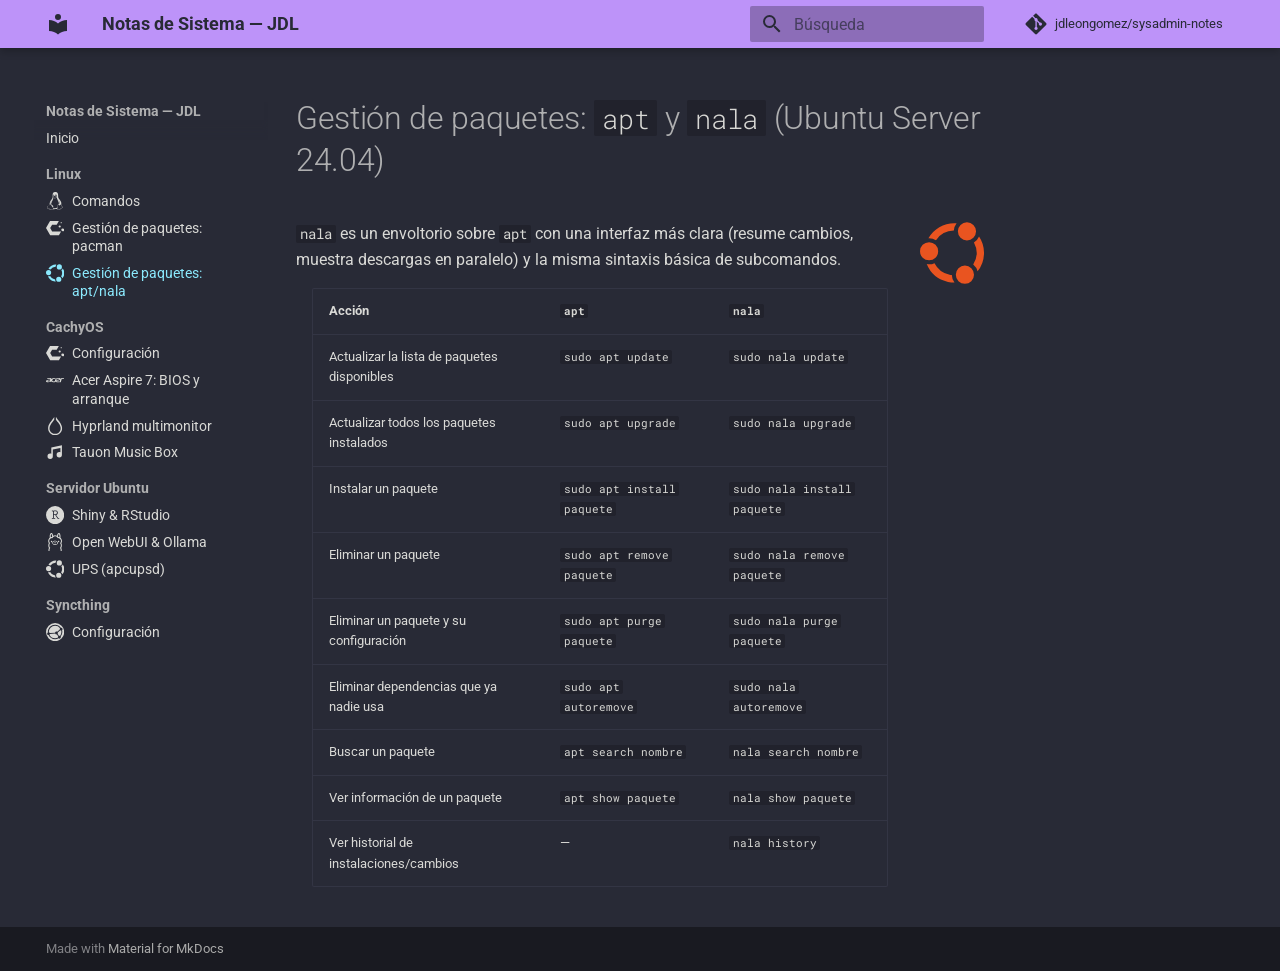
<file: linux/apt-nala/index.html>
<!doctype html>
<html lang="es" class="no-js">
  <head>
    
      <meta charset="utf-8">
      <meta name="viewport" content="width=device-width,initial-scale=1">
      
        <meta name="description" content="Notas personales para administrar servidor Ubuntu y PC CachyOS">
      
      
        <meta name="author" content="Juan David Leongómez">
      
      
      
        <link rel="prev" href="../pacman/">
      
      
        <link rel="next" href="../../cachyos/configuracion/">
      
      
        
      
      
      <link rel="icon" href="../../assets/images/favicon.png">
      <meta name="generator" content="mkdocs-1.6.1, mkdocs-material-9.8.0">
    
    
      
        <title>Gestión de paquetes: apt/nala - Notas de Sistema — JDL</title>
      
    
    
      <link rel="stylesheet" href="../../assets/stylesheets/main.57a0d79d.min.css">
      
        
        <link rel="stylesheet" href="../../assets/stylesheets/palette.fb2fffe2.min.css">
      
      


    
    
      
    
    
      
        
        
        <link rel="preconnect" href="https://fonts.gstatic.com" crossorigin>
        <link rel="stylesheet" href="https://fonts.googleapis.com/css?family=Roboto:300,300i,400,400i,700,700i%7CRoboto+Mono:400,400i,700,700i&display=fallback">
        <style>:root{--md-text-font:"Roboto";--md-code-font:"Roboto Mono"}</style>
      
    
    
      <link rel="stylesheet" href="../../stylesheets/dracula.css">
    
    <script>__md_scope=new URL("../..",location),__md_hash=e=>[...e].reduce(((e,_)=>(e<<5)-e+_.charCodeAt(0)),0),__md_get=(e,_=localStorage,t=__md_scope)=>JSON.parse(_.getItem(t.pathname+"."+e)),__md_set=(e,_,t=localStorage,a=__md_scope)=>{try{t.setItem(a.pathname+"."+e,JSON.stringify(_))}catch(e){}}</script>
    
      

    
    
  </head>
  
  
    
    
      
    
    
    
    
    <body dir="ltr" data-md-color-scheme="dracula" data-md-color-primary="indigo" data-md-color-accent="indigo">
  
    
    <input class="md-toggle" data-md-toggle="drawer" type="checkbox" id="__drawer" autocomplete="off">
    <input class="md-toggle" data-md-toggle="search" type="checkbox" id="__search" autocomplete="off">
    <label class="md-overlay" for="__drawer"></label>
    <div data-md-component="skip">
      
        
        <a href="#gestion-de-paquetes-apt-y-nala-ubuntu-server-2404" class="md-skip">
          Saltar a contenido
        </a>
      
    </div>
    <div data-md-component="announce">
      
    </div>
    
    
      

  

<header class="md-header md-header--shadow" data-md-component="header">
  <nav class="md-header__inner md-grid" aria-label="Cabecera">
    <a href="../.." title="Notas de Sistema — JDL" class="md-header__button md-logo" aria-label="Notas de Sistema — JDL" data-md-component="logo">
      
  
  <svg xmlns="http://www.w3.org/2000/svg" viewBox="0 0 24 24"><path d="M12 8a3 3 0 0 0 3-3 3 3 0 0 0-3-3 3 3 0 0 0-3 3 3 3 0 0 0 3 3m0 3.54C9.64 9.35 6.5 8 3 8v11c3.5 0 6.64 1.35 9 3.54 2.36-2.19 5.5-3.54 9-3.54V8c-3.5 0-6.64 1.35-9 3.54"/></svg>

    </a>
    <label class="md-header__button md-icon" for="__drawer">
      
      <svg xmlns="http://www.w3.org/2000/svg" viewBox="0 0 24 24"><path d="M3 6h18v2H3zm0 5h18v2H3zm0 5h18v2H3z"/></svg>
    </label>
    <div class="md-header__title" data-md-component="header-title">
      <div class="md-header__ellipsis">
        <div class="md-header__topic">
          <span class="md-ellipsis">
            Notas de Sistema — JDL
          </span>
        </div>
        <div class="md-header__topic" data-md-component="header-topic">
          <span class="md-ellipsis">
            
              Gestión de paquetes: apt/nala
            
          </span>
        </div>
      </div>
    </div>
    
      
        <form class="md-header__option" data-md-component="palette">
  
    
    
    
    <input class="md-option" data-md-color-media="" data-md-color-scheme="dracula" data-md-color-primary="indigo" data-md-color-accent="indigo"  aria-hidden="true"  type="radio" name="__palette" id="__palette_0">
    
  
</form>
      
    
    
      <script>var palette=__md_get("__palette");if(palette&&palette.color){if("(prefers-color-scheme)"===palette.color.media){var media=matchMedia("(prefers-color-scheme: light)"),input=document.querySelector(media.matches?"[data-md-color-media='(prefers-color-scheme: light)']":"[data-md-color-media='(prefers-color-scheme: dark)']");palette.color.media=input.getAttribute("data-md-color-media"),palette.color.scheme=input.getAttribute("data-md-color-scheme"),palette.color.primary=input.getAttribute("data-md-color-primary"),palette.color.accent=input.getAttribute("data-md-color-accent")}for(var[key,value]of Object.entries(palette.color))document.body.setAttribute("data-md-color-"+key,value)}</script>
    
    
    
      
      
        <label class="md-header__button md-icon" for="__search">
          
          <svg xmlns="http://www.w3.org/2000/svg" viewBox="0 0 24 24"><path d="M9.5 3A6.5 6.5 0 0 1 16 9.5c0 1.61-.59 3.09-1.56 4.23l.27.27h.79l5 5-1.5 1.5-5-5v-.79l-.27-.27A6.52 6.52 0 0 1 9.5 16 6.5 6.5 0 0 1 3 9.5 6.5 6.5 0 0 1 9.5 3m0 2C7 5 5 7 5 9.5S7 14 9.5 14 14 12 14 9.5 12 5 9.5 5"/></svg>
        </label>
        <div class="md-search" data-md-component="search" role="dialog">
  <label class="md-search__overlay" for="__search"></label>
  <div class="md-search__inner" role="search">
    <form class="md-search__form" name="search">
      <input type="text" class="md-search__input" name="query" aria-label="Búsqueda" placeholder="Búsqueda" autocapitalize="off" autocorrect="off" autocomplete="off" spellcheck="false" data-md-component="search-query" required>
      <label class="md-search__icon md-icon" for="__search">
        
        <svg xmlns="http://www.w3.org/2000/svg" viewBox="0 0 24 24"><path d="M9.5 3A6.5 6.5 0 0 1 16 9.5c0 1.61-.59 3.09-1.56 4.23l.27.27h.79l5 5-1.5 1.5-5-5v-.79l-.27-.27A6.52 6.52 0 0 1 9.5 16 6.5 6.5 0 0 1 3 9.5 6.5 6.5 0 0 1 9.5 3m0 2C7 5 5 7 5 9.5S7 14 9.5 14 14 12 14 9.5 12 5 9.5 5"/></svg>
        
        <svg xmlns="http://www.w3.org/2000/svg" viewBox="0 0 24 24"><path d="M20 11v2H8l5.5 5.5-1.42 1.42L4.16 12l7.92-7.92L13.5 5.5 8 11z"/></svg>
      </label>
      <nav class="md-search__options" aria-label="Buscar">
        
        <button type="reset" class="md-search__icon md-icon" title="Limpiar" aria-label="Limpiar" tabindex="-1">
          
          <svg xmlns="http://www.w3.org/2000/svg" viewBox="0 0 24 24"><path d="M19 6.41 17.59 5 12 10.59 6.41 5 5 6.41 10.59 12 5 17.59 6.41 19 12 13.41 17.59 19 19 17.59 13.41 12z"/></svg>
        </button>
      </nav>
      
        <div class="md-search__suggest" data-md-component="search-suggest"></div>
      
    </form>
    <div class="md-search__output">
      <div class="md-search__scrollwrap" tabindex="0" data-md-scrollfix>
        <div class="md-search-result" data-md-component="search-result">
          <div class="md-search-result__meta">
            Inicializando búsqueda
          </div>
          <ol class="md-search-result__list" role="presentation"></ol>
        </div>
      </div>
    </div>
  </div>
</div>
      
    
    
      <div class="md-header__source">
        <a href="https://github.com/jdleongomez/sysadmin-notes" title="Ir al repositorio" class="md-source" data-md-component="source">
  <div class="md-source__icon md-icon">
    
    <svg xmlns="http://www.w3.org/2000/svg" viewBox="0 0 448 512"><!--! Font Awesome Free 7.1.0 by @fontawesome - https://fontawesome.com License - https://fontawesome.com/license/free (Icons: CC BY 4.0, Fonts: SIL OFL 1.1, Code: MIT License) Copyright 2025 Fonticons, Inc.--><path d="M439.6 236.1 244 40.5c-5.4-5.5-12.8-8.5-20.4-8.5s-15 3-20.4 8.4L162.5 81l51.5 51.5c27.1-9.1 52.7 16.8 43.4 43.7l49.7 49.7c34.2-11.8 61.2 31 35.5 56.7-26.5 26.5-70.2-2.9-56-37.3L240.3 199v121.9c25.3 12.5 22.3 41.8 9.1 55-6.4 6.4-15.2 10.1-24.3 10.1s-17.8-3.6-24.3-10.1c-17.6-17.6-11.1-46.9 11.2-56v-123c-20.8-8.5-24.6-30.7-18.6-45L142.6 101 8.5 235.1C3 240.6 0 247.9 0 255.5s3 15 8.5 20.4l195.6 195.7c5.4 5.4 12.7 8.4 20.4 8.4s15-3 20.4-8.4l194.7-194.7c5.4-5.4 8.4-12.8 8.4-20.4s-3-15-8.4-20.4"/></svg>
  </div>
  <div class="md-source__repository">
    jdleongomez/sysadmin-notes
  </div>
</a>
      </div>
    
  </nav>
  
</header>
    
    <div class="md-container" data-md-component="container">
      
      
        
          
        
      
      <main class="md-main" data-md-component="main">
        <div class="md-main__inner md-grid">
          
            
              
              <div class="md-sidebar md-sidebar--primary" data-md-component="sidebar" data-md-type="navigation" >
                <div class="md-sidebar__scrollwrap">
                  <div class="md-sidebar__inner">
                    



<nav class="md-nav md-nav--primary" aria-label="Navegación" data-md-level="0">
  <label class="md-nav__title" for="__drawer">
    <a href="../.." title="Notas de Sistema — JDL" class="md-nav__button md-logo" aria-label="Notas de Sistema — JDL" data-md-component="logo">
      
  
  <svg xmlns="http://www.w3.org/2000/svg" viewBox="0 0 24 24"><path d="M12 8a3 3 0 0 0 3-3 3 3 0 0 0-3-3 3 3 0 0 0-3 3 3 3 0 0 0 3 3m0 3.54C9.64 9.35 6.5 8 3 8v11c3.5 0 6.64 1.35 9 3.54 2.36-2.19 5.5-3.54 9-3.54V8c-3.5 0-6.64 1.35-9 3.54"/></svg>

    </a>
    Notas de Sistema — JDL
  </label>
  
    <div class="md-nav__source">
      <a href="https://github.com/jdleongomez/sysadmin-notes" title="Ir al repositorio" class="md-source" data-md-component="source">
  <div class="md-source__icon md-icon">
    
    <svg xmlns="http://www.w3.org/2000/svg" viewBox="0 0 448 512"><!--! Font Awesome Free 7.1.0 by @fontawesome - https://fontawesome.com License - https://fontawesome.com/license/free (Icons: CC BY 4.0, Fonts: SIL OFL 1.1, Code: MIT License) Copyright 2025 Fonticons, Inc.--><path d="M439.6 236.1 244 40.5c-5.4-5.5-12.8-8.5-20.4-8.5s-15 3-20.4 8.4L162.5 81l51.5 51.5c27.1-9.1 52.7 16.8 43.4 43.7l49.7 49.7c34.2-11.8 61.2 31 35.5 56.7-26.5 26.5-70.2-2.9-56-37.3L240.3 199v121.9c25.3 12.5 22.3 41.8 9.1 55-6.4 6.4-15.2 10.1-24.3 10.1s-17.8-3.6-24.3-10.1c-17.6-17.6-11.1-46.9 11.2-56v-123c-20.8-8.5-24.6-30.7-18.6-45L142.6 101 8.5 235.1C3 240.6 0 247.9 0 255.5s3 15 8.5 20.4l195.6 195.7c5.4 5.4 12.7 8.4 20.4 8.4s15-3 20.4-8.4l194.7-194.7c5.4-5.4 8.4-12.8 8.4-20.4s-3-15-8.4-20.4"/></svg>
  </div>
  <div class="md-source__repository">
    jdleongomez/sysadmin-notes
  </div>
</a>
    </div>
  
  <ul class="md-nav__list" data-md-scrollfix>
    
      
      
  
  
  
  
    <li class="md-nav__item">
      <a href="../.." class="md-nav__link">
        
  
  
  <span class="md-ellipsis">
    
  
    Inicio
  

    
  </span>
  
  

      </a>
    </li>
  

    
      
      
  
  
    
  
  
  
    
    
    
    
      
        
        
      
    
    
    <li class="md-nav__item md-nav__item--active md-nav__item--section md-nav__item--nested">
      
        
        
        <input class="md-nav__toggle md-toggle " type="checkbox" id="__nav_2" checked>
        
          
          <label class="md-nav__link" for="__nav_2" id="__nav_2_label" tabindex="">
            
  
  
  <span class="md-ellipsis">
    
  
    Linux
  

    
  </span>
  
  

            <span class="md-nav__icon md-icon"></span>
          </label>
        
        <nav class="md-nav" data-md-level="1" aria-labelledby="__nav_2_label" aria-expanded="true">
          <label class="md-nav__title" for="__nav_2">
            <span class="md-nav__icon md-icon"></span>
            
  
    Linux
  

          </label>
          <ul class="md-nav__list" data-md-scrollfix>
            
              
                
  
  
  
  
    <li class="md-nav__item">
      <a href="../comandos/" class="md-nav__link">
        
  
  
    <svg xmlns="http://www.w3.org/2000/svg" viewBox="0 0 24 24"><path d="M12.504 0q-.232 0-.48.021c-4.226.333-3.105 4.807-3.17 6.298-.076 1.092-.3 1.953-1.05 3.02-.885 1.051-2.127 2.75-2.716 4.521-.278.832-.41 1.684-.287 2.489a.4.4 0 0 0-.11.135c-.26.268-.45.6-.663.839-.199.199-.485.267-.797.4-.313.136-.658.269-.864.68-.09.189-.136.394-.132.602 0 .199.027.4.055.536.058.399.116.728.04.97-.249.68-.28 1.145-.106 1.484.174.334.535.47.94.601.81.2 1.91.135 2.774.6.926.466 1.866.67 2.616.47.526-.116.97-.464 1.208-.946.587-.003 1.23-.269 2.26-.334.699-.058 1.574.267 2.577.2.025.134.063.198.114.333l.003.003c.391.778 1.113 1.132 1.884 1.071s1.592-.536 2.257-1.306c.631-.765 1.683-1.084 2.378-1.503.348-.199.629-.469.649-.853.023-.4-.2-.811-.714-1.376v-.097l-.003-.003c-.17-.2-.25-.535-.338-.926-.085-.401-.182-.786-.492-1.046h-.003c-.059-.054-.123-.067-.188-.135a.36.36 0 0 0-.19-.064c.431-1.278.264-2.55-.173-3.694-.533-1.41-1.465-2.638-2.175-3.483-.796-1.005-1.576-1.957-1.56-3.368.026-2.152.236-6.133-3.544-6.139m.529 3.405h.013c.213 0 .396.062.584.198.19.135.33.332.438.533.105.259.158.459.166.724 0-.02.006-.04.006-.06v.105l-.004-.021-.004-.024a1.8 1.8 0 0 1-.15.706.95.95 0 0 1-.213.335 1 1 0 0 0-.088-.042c-.104-.045-.198-.064-.284-.133a1.3 1.3 0 0 0-.22-.066c.05-.06.146-.133.183-.198q.08-.193.088-.402v-.02a1.2 1.2 0 0 0-.061-.4c-.045-.134-.101-.2-.183-.333-.084-.066-.167-.132-.267-.132h-.016c-.093 0-.176.03-.262.132a.8.8 0 0 0-.205.334 1.2 1.2 0 0 0-.09.4v.019q.002.134.02.267c-.193-.067-.438-.135-.607-.202a2 2 0 0 1-.018-.2v-.02a1.8 1.8 0 0 1 .15-.768 1.08 1.08 0 0 1 .43-.533 1 1 0 0 1 .594-.2zm-2.962.059h.036c.142 0 .27.048.399.135.146.129.264.288.344.465.09.199.14.4.153.667v.004c.007.134.006.2-.002.266v.08c-.03.007-.056.018-.083.024-.152.055-.274.135-.393.2q.018-.136.003-.267v-.015c-.012-.133-.04-.2-.082-.333a.6.6 0 0 0-.166-.267.25.25 0 0 0-.183-.064h-.021c-.071.006-.13.04-.186.132a.55.55 0 0 0-.12.27 1 1 0 0 0-.023.33v.015c.012.135.037.2.08.334.046.134.098.2.166.268q.014.014.034.024c-.07.057-.117.07-.176.136a.3.3 0 0 1-.131.068 2.6 2.6 0 0 1-.275-.402 1.8 1.8 0 0 1-.155-.667 1.8 1.8 0 0 1 .08-.668 1.4 1.4 0 0 1 .283-.535c.128-.133.26-.2.418-.2m1.37 1.706c.332 0 .733.065 1.216.399.293.2.523.269 1.052.468h.003c.255.136.405.266.478.399v-.131a.57.57 0 0 1 .016.47c-.123.31-.516.643-1.063.842v.002c-.268.135-.501.333-.775.465-.276.135-.588.292-1.012.267a1.1 1.1 0 0 1-.448-.067 4 4 0 0 1-.322-.198c-.195-.135-.363-.332-.612-.465v-.005h-.005c-.4-.246-.616-.512-.686-.71q-.104-.403.193-.6c.224-.135.38-.271.483-.336.104-.074.143-.102.176-.131h.002v-.003c.169-.202.436-.47.839-.601.139-.036.294-.065.466-.065zm2.8 2.142c.358 1.417 1.196 3.475 1.735 4.473.286.534.855 1.659 1.102 3.024.156-.005.33.018.513.064.646-1.671-.546-3.467-1.089-3.966-.22-.2-.232-.335-.123-.335.59.534 1.365 1.572 1.646 2.757.13.535.16 1.104.021 1.67.067.028.135.06.205.067 1.032.534 1.413.938 1.23 1.537v-.043c-.06-.003-.12 0-.18 0h-.016c.151-.467-.182-.825-1.065-1.224-.915-.4-1.646-.336-1.77.465-.008.043-.013.066-.018.135-.068.023-.139.053-.209.064-.43.268-.662.669-.793 1.187-.13.533-.17 1.156-.205 1.869v.003c-.02.334-.17.838-.319 1.35-1.5 1.072-3.58 1.538-5.348.334a2.7 2.7 0 0 0-.402-.533 1.5 1.5 0 0 0-.275-.333c.182 0 .338-.03.465-.067a.62.62 0 0 0 .314-.334c.108-.267 0-.697-.345-1.163s-.931-.995-1.788-1.521c-.63-.4-.986-.87-1.15-1.396-.165-.534-.143-1.085-.015-1.645.245-1.07.873-2.11 1.274-2.763.107-.065.037.135-.408.974-.396.751-1.14 2.497-.122 3.854a8.1 8.1 0 0 1 .647-2.876c.564-1.278 1.743-3.504 1.836-5.268.048.036.217.135.289.202.218.133.38.333.59.465.21.201.477.335.876.335q.058.005.11.006c.412 0 .73-.134.997-.268.29-.134.52-.334.74-.4h.005c.467-.135.835-.402 1.044-.7zm2.185 8.958c.037.6.343 1.245.882 1.377.588.134 1.434-.333 1.791-.765l.211-.01c.315-.007.577.01.847.268l.003.003c.208.199.305.53.391.876.085.4.154.78.409 1.066.486.527.645.906.636 1.14l.003-.007v.018l-.003-.012c-.015.262-.185.396-.498.595-.63.401-1.746.712-2.457 1.57-.618.737-1.37 1.14-2.036 1.191-.664.053-1.237-.2-1.574-.898l-.005-.003c-.21-.4-.12-1.025.056-1.69.176-.668.428-1.344.463-1.897.037-.714.076-1.335.195-1.814.12-.465.308-.797.641-.984l.045-.022zm-10.814.049h.01q.08 0 .157.014c.376.055.706.333 1.023.752l.91 1.664.003.003c.243.533.754 1.064 1.189 1.637.434.598.77 1.131.729 1.57v.006c-.057.744-.48 1.148-1.125 1.294-.645.135-1.52.002-2.395-.464-.968-.536-2.118-.469-2.857-.602q-.553-.1-.723-.4c-.11-.2-.113-.602.123-1.23v-.004l.002-.003c.117-.334.03-.752-.027-1.118-.055-.401-.083-.71.043-.94.16-.334.396-.4.69-.533.294-.135.64-.202.915-.47h.002v-.002c.256-.268.445-.601.668-.838.19-.201.38-.336.663-.336m7.159-9.074c-.435.201-.945.535-1.488.535-.542 0-.97-.267-1.28-.466-.154-.134-.28-.268-.373-.335-.164-.134-.144-.333-.074-.333.109.016.129.134.199.2.096.066.215.2.36.333.292.2.68.467 1.167.467.485 0 1.053-.267 1.398-.466.195-.135.445-.334.648-.467.156-.136.149-.267.279-.267.128.016.034.134-.147.332a8 8 0 0 1-.69.468zm-1.082-1.583V5.64c-.006-.02.013-.042.029-.05.074-.043.18-.027.26.004.063 0 .16.067.15.135-.006.049-.085.066-.135.066-.055 0-.092-.043-.141-.068-.052-.018-.146-.008-.163-.065m-.551 0c-.02.058-.113.049-.166.066-.047.025-.086.068-.14.068-.05 0-.13-.02-.136-.068-.01-.066.088-.133.15-.133.08-.031.184-.047.259-.005.019.009.036.03.03.05v.02h.003z"/></svg>
  
  <span class="md-ellipsis">
    
  
    Comandos
  

    
  </span>
  
  

      </a>
    </li>
  

              
            
              
                
  
  
  
  
    <li class="md-nav__item">
      <a href="../pacman/" class="md-nav__link">
        
  
  
    <svg viewBox="0 0 24 24" xmlns="http://www.w3.org/2000/svg"><path d="M5.301 2.646 0 11.771l5.541 9.583h11.486l2.904-5.017H8.102l-2.56-4.429L8.067 7.54h6.063l2.83-4.893ZM20.058 4.12a.748.748 0 0 0 0 1.496.748.748 0 0 0 0-1.496m-1.983 4.303a1.45 1.45 0 0 0 0 2.9 1.45 1.45 0 0 0 0-2.9m4.02 3.98a1.904 1.904 0 0 0 0 3.809 1.904 1.904 0 0 0 0-3.81"/></svg>
  
  <span class="md-ellipsis">
    
  
    Gestión de paquetes: pacman
  

    
  </span>
  
  

      </a>
    </li>
  

              
            
              
                
  
  
    
  
  
  
    <li class="md-nav__item md-nav__item--active">
      
      <input class="md-nav__toggle md-toggle" type="checkbox" id="__toc">
      
      
        
      
      
      <a href="./" class="md-nav__link md-nav__link--active">
        
  
  
    <svg xmlns="http://www.w3.org/2000/svg" viewBox="0 0 24 24"><path d="M17.61.455a3.41 3.41 0 0 0-3.41 3.41 3.41 3.41 0 0 0 3.41 3.41 3.41 3.41 0 0 0 3.41-3.41 3.41 3.41 0 0 0-3.41-3.41M12.92.8C8.923.777 5.137 2.941 3.148 6.451a5 5 0 0 1 .26-.007 4.9 4.9 0 0 1 2.585.737A8.32 8.32 0 0 1 12.688 3.6 4.94 4.94 0 0 1 13.723.834 11 11 0 0 0 12.92.8m9.226 4.994a4.9 4.9 0 0 1-1.918 2.246 8.36 8.36 0 0 1-.273 8.303 4.9 4.9 0 0 1 1.632 2.54 11.16 11.16 0 0 0 .559-13.089M3.41 7.932A3.41 3.41 0 0 0 0 11.342a3.41 3.41 0 0 0 3.41 3.409 3.41 3.41 0 0 0 3.41-3.41 3.41 3.41 0 0 0-3.41-3.41zm2.027 7.866a4.9 4.9 0 0 1-2.915.358 11.1 11.1 0 0 0 7.991 6.698 11.2 11.2 0 0 0 2.422.249 4.88 4.88 0 0 1-.999-2.85 9 9 0 0 1-.836-.136 8.3 8.3 0 0 1-5.663-4.32zm11.405.928a3.41 3.41 0 0 0-3.41 3.41 3.41 3.41 0 0 0 3.41 3.41 3.41 3.41 0 0 0 3.41-3.41 3.41 3.41 0 0 0-3.41-3.41"/></svg>
  
  <span class="md-ellipsis">
    
  
    Gestión de paquetes: apt/nala
  

    
  </span>
  
  

      </a>
      
    </li>
  

              
            
          </ul>
        </nav>
      
    </li>
  

    
      
      
  
  
  
  
    
    
    
    
      
        
        
      
    
    
    <li class="md-nav__item md-nav__item--section md-nav__item--nested">
      
        
        
        <input class="md-nav__toggle md-toggle " type="checkbox" id="__nav_3" >
        
          
          <label class="md-nav__link" for="__nav_3" id="__nav_3_label" tabindex="">
            
  
  
  <span class="md-ellipsis">
    
  
    CachyOS
  

    
  </span>
  
  

            <span class="md-nav__icon md-icon"></span>
          </label>
        
        <nav class="md-nav" data-md-level="1" aria-labelledby="__nav_3_label" aria-expanded="false">
          <label class="md-nav__title" for="__nav_3">
            <span class="md-nav__icon md-icon"></span>
            
  
    CachyOS
  

          </label>
          <ul class="md-nav__list" data-md-scrollfix>
            
              
                
  
  
  
  
    <li class="md-nav__item">
      <a href="../../cachyos/configuracion/" class="md-nav__link">
        
  
  
    <svg viewBox="0 0 24 24" xmlns="http://www.w3.org/2000/svg"><path d="M5.301 2.646 0 11.771l5.541 9.583h11.486l2.904-5.017H8.102l-2.56-4.429L8.067 7.54h6.063l2.83-4.893ZM20.058 4.12a.748.748 0 0 0 0 1.496.748.748 0 0 0 0-1.496m-1.983 4.303a1.45 1.45 0 0 0 0 2.9 1.45 1.45 0 0 0 0-2.9m4.02 3.98a1.904 1.904 0 0 0 0 3.809 1.904 1.904 0 0 0 0-3.81"/></svg>
  
  <span class="md-ellipsis">
    
  
    Configuración
  

    
  </span>
  
  

      </a>
    </li>
  

              
            
              
                
  
  
  
  
    <li class="md-nav__item">
      <a href="../../cachyos/acer-aspire-bios/" class="md-nav__link">
        
  
  
    <svg xmlns="http://www.w3.org/2000/svg" viewBox="0 0 24 24"><path d="M23.943 9.364c-.085-.113-.17-.198-.595-.226-.113 0-.453-.029-1.048-.029-1.56 0-2.636.482-3.175 1.417.142-.935-.765-1.417-2.749-1.417-2.324 0-3.798.935-4.393 2.834-.226.709-.226 1.276-.056 1.73h-.567c-.425.027-.992.056-1.36.056-.85 0-1.39-.142-1.588-.425-.17-.255-.17-.737.057-1.446.368-1.162 1.247-1.672 2.664-1.672.737 0 1.445.085 1.445.085.085 0 .142-.113.142-.198l-.028-.085-.057-.397c-.028-.255-.227-.397-.567-.453-.311-.029-.567-.029-.907-.029h-.028c-1.842 0-3.146.624-3.854 1.814.255-1.219-.596-1.814-2.551-1.814-1.105 0-1.9.029-2.353.085-.368.057-.595.199-.68.454l-.17.51c-.028.085.029.142.142.142.085 0 .425-.057.992-.086a25 25 0 0 1 1.672-.085c1.077 0 1.559.284 1.389.822-.029.114-.114.199-.255.227-1.02.17-1.842.284-2.438.369-1.7.226-2.692.736-2.947 1.587-.369 1.162.538 1.728 2.72 1.728 1.078 0 2.013-.056 2.75-.198.425-.085.652-.17.737-.453l.396-1.304c-.028 1.304.85 1.955 2.721 1.955.794 0 1.559-.028 1.927-.085.369-.056.567-.141.652-.425l.085-.396c.397.623 1.276.935 2.608.935 1.417 0 2.239-.029 2.465-.114a.52.52 0 0 0 .369-.311l.028-.085.17-.539c.029-.085-.028-.142-.142-.142l-.906.057c-.596.029-1.077.057-1.418.057-.651 0-1.076-.057-1.332-.142-.368-.142-.538-.397-.51-.822l2.863-.368c1.275-.17 2.154-.567 2.579-1.19l-.992 3.315c-.028.057 0 .114.028.142.029.028.085.057.199.057h1.19c.198 0 .283-.114.312-.199l1.048-3.656c.142-.481.567-.708 1.36-.708.71 0 1.22 0 1.56.028h.028c.057 0 .17-.028.255-.17l.17-.51c0-.085 0-.17-.057-.227M4.841 13.73c-.368.057-.907.085-1.587.085-1.219 0-1.729-.255-1.587-.737.113-.34.425-.567.935-.624l2.75-.368zm12.669-2.95q-.17.553-1.616.766l-2.295.311.056-.198c.199-.624.454-1.02.794-1.247q.51-.34 1.7-.34c1.05.028 1.503.255 1.36.708Z"/></svg>
  
  <span class="md-ellipsis">
    
  
    Acer Aspire 7: BIOS y arranque
  

    
  </span>
  
  

      </a>
    </li>
  

              
            
              
                
  
  
  
  
    <li class="md-nav__item">
      <a href="../../cachyos/hyprland-multimonitor/" class="md-nav__link">
        
  
  
    <svg xmlns="http://www.w3.org/2000/svg" viewBox="0 0 24 24"><path d="M13.1.001c.07.075.116.112.147.158.57.842 1.13 1.69 1.708 2.527.333.482.687.949 1.042 1.414.343.451.706.887 1.05 1.338.397.522.8 1.04 1.169 1.582.473.693.95 1.388 1.359 2.118.348.622.626 1.285.892 1.948.188.47.314.965.449 1.454.062.226.08.466.116.7.045.285.121.57.126.857.012.747.077 1.496-.053 2.239a9.2 9.2 0 0 1-.74 2.36c-.36.765-.798 1.472-1.333 2.125-.485.592-1.054 1.081-1.67 1.53a7.6 7.6 0 0 1-1.438.83c-.458.2-.93.36-1.415.495-1.096.305-2.208.372-3.327.294-.675-.048-1.357-.13-2-.373-.528-.2-1.06-.397-1.566-.646a6.5 6.5 0 0 1-1.13-.719c-.46-.36-.91-.742-1.308-1.167a8 8 0 0 1-.94-1.258 11.4 11.4 0 0 1-.77-1.47c-.239-.545-.393-1.12-.518-1.71-.195-.916-.132-1.833-.092-2.747.022-.525.161-1.05.294-1.564.14-.54.31-1.078.515-1.598s.444-1.032.718-1.52c.343-.613.722-1.207 1.112-1.79.354-.531.737-1.043 1.122-1.552.31-.41.647-.799.961-1.206.317-.412.622-.833.93-1.252.324-.444.651-.887.965-1.339.398-.573.78-1.156 1.175-1.731.057-.082.139-.148.208-.22L10.9.13c.003.063.009.126.009.19 0 .938.005 1.876-.006 2.815a.83.83 0 0 1-.133.408c-.303.48-.613.956-.94 1.419-.31.438-.646.86-.97 1.289q-.4.53-.803 1.058c-.187.244-.383.482-.566.729-.255.346-.511.693-.75 1.051-.287.432-.57.869-.827 1.318-.185.322-.33.667-.485 1.004a5 5 0 0 0-.227.576c-.11.348-.199.702-.309 1.05-.31.978-.245 1.983-.175 2.977.035.504.217 1.003.37 1.493.215.686.582 1.294.997 1.88q.424.601.967 1.082c.3.263.624.505.965.71.388.233.792.456 1.216.609.453.163.93.285 1.408.345.567.072 1.146.056 1.72.083.532.025 1.049-.081 1.566-.183.656-.129 1.255-.412 1.838-.722.697-.37 1.283-.896 1.796-1.488.524-.605.964-1.285 1.244-2.032.296-.787.542-1.603.505-2.468-.02-.468.005-.94-.038-1.404-.032-.343-.129-.682-.22-1.016a12 12 0 0 0-.362-1.167c-.146-.378-.333-.74-.517-1.102a12 12 0 0 0-.523-.943 17 17 0 0 0-.737-1.085c-.394-.53-.81-1.045-1.209-1.572a93 93 0 0 1-1.382-1.866c-.389-.542-.76-1.098-1.13-1.653a.6.6 0 0 1-.108-.311c-.008-1.016-.005-2.031-.005-3.047 0-.034.009-.068.02-.158z"/></svg>
  
  <span class="md-ellipsis">
    
  
    Hyprland multimonitor
  

    
  </span>
  
  

      </a>
    </li>
  

              
            
              
                
  
  
  
  
    <li class="md-nav__item">
      <a href="../../cachyos/tauon/" class="md-nav__link">
        
  
  
    <svg xmlns="http://www.w3.org/2000/svg" viewBox="0 0 24 24"><path d="M21 3v12.5a3.5 3.5 0 0 1-3.5 3.5 3.5 3.5 0 0 1-3.5-3.5 3.5 3.5 0 0 1 3.5-3.5c.54 0 1.05.12 1.5.34V6.47L9 8.6v8.9A3.5 3.5 0 0 1 5.5 21 3.5 3.5 0 0 1 2 17.5 3.5 3.5 0 0 1 5.5 14c.54 0 1.05.12 1.5.34V6z"/></svg>
  
  <span class="md-ellipsis">
    
  
    Tauon Music Box
  

    
  </span>
  
  

      </a>
    </li>
  

              
            
          </ul>
        </nav>
      
    </li>
  

    
      
      
  
  
  
  
    
    
    
    
      
        
        
      
    
    
    <li class="md-nav__item md-nav__item--section md-nav__item--nested">
      
        
        
        <input class="md-nav__toggle md-toggle " type="checkbox" id="__nav_4" >
        
          
          <label class="md-nav__link" for="__nav_4" id="__nav_4_label" tabindex="">
            
  
  
  <span class="md-ellipsis">
    
  
    Servidor Ubuntu
  

    
  </span>
  
  

            <span class="md-nav__icon md-icon"></span>
          </label>
        
        <nav class="md-nav" data-md-level="1" aria-labelledby="__nav_4_label" aria-expanded="false">
          <label class="md-nav__title" for="__nav_4">
            <span class="md-nav__icon md-icon"></span>
            
  
    Servidor Ubuntu
  

          </label>
          <ul class="md-nav__list" data-md-scrollfix>
            
              
                
  
  
  
  
    <li class="md-nav__item">
      <a href="../../ubuntu-server/shiny-rstudio/" class="md-nav__link">
        
  
  
    <svg xmlns="http://www.w3.org/2000/svg" viewBox="0 0 24 24"><path d="M12.178.002a12 12 0 0 0-8.662 3.515 12 12 0 0 0 0 16.97 12 12 0 0 0 16.97 0 12 12 0 0 0 0-16.97A12 12 0 0 0 12.179.002zM7.77 5.995c.562.128 1.05.217 1.663.217.921 0 1.863-.217 2.786-.217 1.79 0 3.45.814 3.45 2.8 0 1.54-.921 2.517-2.35 2.93l2.788 4.107h1.301v1.01h-1.986l-3.293-4.934h-1.757v3.924h1.718v1.01H7.77v-1.01h1.483V7.134L7.77 6.951v-.957zm4.466 1.012c-.596 0-1.213.053-1.864.127v3.798l.941.02c2.298.034 3.183-.85 3.183-2.026 0-1.376-.997-1.919-2.26-1.919"/></svg>
  
  <span class="md-ellipsis">
    
  
    Shiny & RStudio
  

    
  </span>
  
  

      </a>
    </li>
  

              
            
              
                
  
  
  
  
    <li class="md-nav__item">
      <a href="../../ubuntu-server/open-webui-ollama/" class="md-nav__link">
        
  
  
    <svg xmlns="http://www.w3.org/2000/svg" viewBox="0 0 24 24"><path d="M16.361 10.26a.9.9 0 0 0-.558.47l-.072.148.001.207c0 .193.004.217.059.353.076.193.152.312.291.448.24.238.51.3.872.205a.86.86 0 0 0 .517-.436.75.75 0 0 0 .08-.498c-.064-.453-.33-.782-.724-.897a1.1 1.1 0 0 0-.466 0m-9.203.005c-.305.096-.533.32-.65.639a1.2 1.2 0 0 0-.06.52c.057.309.31.59.598.667.362.095.632.033.872-.205.14-.136.215-.255.291-.448.055-.136.059-.16.059-.353l.001-.207-.072-.148a.9.9 0 0 0-.565-.472 1 1 0 0 0-.474.007m4.184 2c-.131.071-.223.25-.195.383.031.143.157.288.353.407.105.063.112.072.117.136.004.038-.01.146-.029.243-.02.094-.036.194-.036.222.002.074.07.195.143.253.064.052.076.054.255.059.164.005.198.001.264-.03.169-.082.212-.234.15-.525-.052-.243-.042-.28.087-.355.137-.08.281-.219.324-.314a.365.365 0 0 0-.175-.48.4.4 0 0 0-.181-.033c-.126 0-.207.03-.355.124l-.085.053-.053-.032c-.219-.13-.259-.145-.391-.143a.4.4 0 0 0-.193.032m.39-2.195c-.373.036-.475.05-.654.086a4.5 4.5 0 0 0-.951.328c-.94.46-1.589 1.226-1.787 2.114-.04.176-.045.234-.045.53 0 .294.005.357.043.524.264 1.16 1.332 2.017 2.714 2.173.3.033 1.596.033 1.896 0 1.11-.125 2.064-.727 2.493-1.571.114-.226.169-.372.22-.602.039-.167.044-.23.044-.523 0-.297-.005-.355-.045-.531-.288-1.29-1.539-2.304-3.072-2.497a7 7 0 0 0-.855-.031zm.645.937a3.3 3.3 0 0 1 1.44.514c.223.148.537.458.671.662.166.251.26.508.303.82.02.143.01.251-.043.482-.08.345-.332.705-.672.957a3 3 0 0 1-.689.348c-.382.122-.632.144-1.525.138-.582-.006-.686-.01-.853-.042q-.856-.16-1.35-.68c-.264-.28-.385-.535-.45-.946-.03-.192.025-.509.137-.776.136-.326.488-.73.836-.963.403-.269.934-.46 1.422-.512.187-.02.586-.02.773-.002m-5.503-11a1.65 1.65 0 0 0-.683.298C5.617.74 5.173 1.666 4.985 2.819c-.07.436-.119 1.04-.119 1.503 0 .544.064 1.24.155 1.721.02.107.031.202.023.208l-.187.152a5.3 5.3 0 0 0-.949 1.02 5.5 5.5 0 0 0-.94 2.339 6.6 6.6 0 0 0-.023 1.357c.091.78.325 1.438.727 2.04l.13.195-.037.064c-.269.452-.498 1.105-.605 1.732-.084.496-.095.629-.095 1.294 0 .67.009.803.088 1.266.095.555.288 1.143.503 1.534.071.128.243.393.264.407.007.003-.014.067-.046.141a7.4 7.4 0 0 0-.548 1.873 5 5 0 0 0-.071.991c0 .56.031.832.148 1.279L3.42 24h1.478l-.05-.091c-.297-.552-.325-1.575-.068-2.597.117-.472.25-.819.498-1.296l.148-.29v-.177c0-.165-.003-.184-.057-.293a.9.9 0 0 0-.194-.25 1.7 1.7 0 0 1-.385-.543c-.424-.92-.506-2.286-.208-3.451.124-.486.329-.918.544-1.154a.8.8 0 0 0 .223-.531c0-.195-.07-.355-.224-.522a3.14 3.14 0 0 1-.817-1.729c-.14-.96.114-2.005.69-2.834.563-.814 1.353-1.336 2.237-1.475.199-.033.57-.028.776.01.226.04.367.028.512-.041.179-.085.268-.19.374-.431.093-.215.165-.333.36-.576.234-.29.46-.489.822-.729.413-.27.884-.467 1.352-.561.17-.035.25-.04.569-.04s.398.005.569.04a4.07 4.07 0 0 1 1.914.997c.117.109.398.457.488.602.034.057.095.177.132.267.105.241.195.346.374.43.14.068.286.082.503.045.343-.058.607-.053.943.016 1.144.23 2.14 1.173 2.581 2.437.385 1.108.276 2.267-.296 3.153-.097.15-.193.27-.333.419-.301.322-.301.722-.001 1.053.493.539.801 1.866.708 3.036-.062.772-.26 1.463-.533 1.854a2 2 0 0 1-.224.258.9.9 0 0 0-.194.25c-.054.109-.057.128-.057.293v.178l.148.29c.248.476.38.823.498 1.295.253 1.008.231 2.01-.059 2.581a1 1 0 0 0-.044.098c0 .006.329.009.732.009h.73l.02-.074.036-.134c.019-.076.057-.3.088-.516a9 9 0 0 0 0-1.258c-.11-.875-.295-1.57-.597-2.226-.032-.074-.053-.138-.046-.141a1.4 1.4 0 0 0 .108-.152c.376-.569.607-1.284.724-2.228.031-.26.031-1.378 0-1.628-.083-.645-.182-1.082-.348-1.525a6 6 0 0 0-.329-.7l-.038-.064.131-.194c.402-.604.636-1.262.727-2.04a6.6 6.6 0 0 0-.024-1.358 5.5 5.5 0 0 0-.939-2.339 5.3 5.3 0 0 0-.95-1.02l-.186-.152a.7.7 0 0 1 .023-.208c.208-1.087.201-2.443-.017-3.503-.19-.924-.535-1.658-.98-2.082-.354-.338-.716-.482-1.15-.455-.996.059-1.8 1.205-2.116 3.01a7 7 0 0 0-.097.726c0 .036-.007.066-.015.066a1 1 0 0 1-.149-.078A4.86 4.86 0 0 0 12 3.03c-.832 0-1.687.243-2.456.698a1 1 0 0 1-.148.078c-.008 0-.015-.03-.015-.066a7 7 0 0 0-.097-.725C8.997 1.392 8.337.319 7.46.048a2 2 0 0 0-.585-.041Zm.293 1.402c.248.197.523.759.682 1.388.03.113.06.244.069.292.007.047.026.152.041.233.067.365.098.76.102 1.24l.002.475-.12.175-.118.178h-.278c-.324 0-.646.041-.954.124l-.238.06c-.033.007-.038-.003-.057-.144a8.4 8.4 0 0 1 .016-2.323c.124-.788.413-1.501.696-1.711.067-.05.079-.049.157.013m9.825-.012c.17.126.358.46.498.888.28.854.36 2.028.212 3.145-.019.14-.024.151-.057.144l-.238-.06a3.7 3.7 0 0 0-.954-.124h-.278l-.119-.178-.119-.175.002-.474c.004-.669.066-1.19.214-1.772.157-.623.434-1.185.68-1.382.078-.062.09-.063.159-.012"/></svg>
  
  <span class="md-ellipsis">
    
  
    Open WebUI & Ollama
  

    
  </span>
  
  

      </a>
    </li>
  

              
            
              
                
  
  
  
  
    <li class="md-nav__item">
      <a href="../../ubuntu-server/apcupsd/" class="md-nav__link">
        
  
  
    <svg xmlns="http://www.w3.org/2000/svg" viewBox="0 0 24 24"><path d="M17.61.455a3.41 3.41 0 0 0-3.41 3.41 3.41 3.41 0 0 0 3.41 3.41 3.41 3.41 0 0 0 3.41-3.41 3.41 3.41 0 0 0-3.41-3.41M12.92.8C8.923.777 5.137 2.941 3.148 6.451a5 5 0 0 1 .26-.007 4.9 4.9 0 0 1 2.585.737A8.32 8.32 0 0 1 12.688 3.6 4.94 4.94 0 0 1 13.723.834 11 11 0 0 0 12.92.8m9.226 4.994a4.9 4.9 0 0 1-1.918 2.246 8.36 8.36 0 0 1-.273 8.303 4.9 4.9 0 0 1 1.632 2.54 11.16 11.16 0 0 0 .559-13.089M3.41 7.932A3.41 3.41 0 0 0 0 11.342a3.41 3.41 0 0 0 3.41 3.409 3.41 3.41 0 0 0 3.41-3.41 3.41 3.41 0 0 0-3.41-3.41zm2.027 7.866a4.9 4.9 0 0 1-2.915.358 11.1 11.1 0 0 0 7.991 6.698 11.2 11.2 0 0 0 2.422.249 4.88 4.88 0 0 1-.999-2.85 9 9 0 0 1-.836-.136 8.3 8.3 0 0 1-5.663-4.32zm11.405.928a3.41 3.41 0 0 0-3.41 3.41 3.41 3.41 0 0 0 3.41 3.41 3.41 3.41 0 0 0 3.41-3.41 3.41 3.41 0 0 0-3.41-3.41"/></svg>
  
  <span class="md-ellipsis">
    
  
    UPS (apcupsd)
  

    
  </span>
  
  

      </a>
    </li>
  

              
            
          </ul>
        </nav>
      
    </li>
  

    
      
      
  
  
  
  
    
    
    
    
      
        
        
      
    
    
    <li class="md-nav__item md-nav__item--section md-nav__item--nested">
      
        
        
        <input class="md-nav__toggle md-toggle " type="checkbox" id="__nav_5" >
        
          
          <label class="md-nav__link" for="__nav_5" id="__nav_5_label" tabindex="">
            
  
  
  <span class="md-ellipsis">
    
  
    Syncthing
  

    
  </span>
  
  

            <span class="md-nav__icon md-icon"></span>
          </label>
        
        <nav class="md-nav" data-md-level="1" aria-labelledby="__nav_5_label" aria-expanded="false">
          <label class="md-nav__title" for="__nav_5">
            <span class="md-nav__icon md-icon"></span>
            
  
    Syncthing
  

          </label>
          <ul class="md-nav__list" data-md-scrollfix>
            
              
                
  
  
  
  
    <li class="md-nav__item">
      <a href="../../syncthing/configuracion/" class="md-nav__link">
        
  
  
    <svg xmlns="http://www.w3.org/2000/svg" viewBox="0 0 24 24"><path d="M12 0A12 12 0 0 0 0 12a12 12 0 0 0 12 12 12 12 0 0 0 12-12A12 12 0 0 0 12 0m0 2.412c3.115 0 5.885 1.5 7.629 3.815a1.834 1.834 0 0 1 1.564 3.162c.23.818.354 1.68.354 2.57a9.5 9.5 0 0 1-2.166 6.05c.128.281.189.595.162.92a1.854 1.854 0 0 1-2.004 1.678 1.86 1.86 0 0 1-.877-.322A9.5 9.5 0 0 1 12 21.505c-3.84 0-7.154-2.277-8.668-5.552-.3-.01-.601-.092-.879-.254-.858-.51-1.144-1.634-.633-2.513.164-.276.39-.493.653-.643a10 10 0 0 1-.02-.584c0-5.265 4.282-9.547 9.547-9.547m0 1.227a8.31 8.31 0 0 0-8.31 8.683c.22.036.439.111.644.23.323.2.564.484.713.805l6.984-.644a1.78 1.78 0 0 1 .787-1.08c.288-.19.612-.286.936-.295.34-.01.68.08.978.254l3.51-2.914a1.82 1.82 0 0 1 .317-1.84A8.3 8.3 0 0 0 12 3.638zm7.027 5.98-3.502 2.91a1.83 1.83 0 0 1-.23 1.719l1.904 2.744c.212-.06.436-.085.668-.066.238.024.46.092.66.193a8.3 8.3 0 0 0 1.793-5.16 8.4 8.4 0 0 0-.265-2.092 1.84 1.84 0 0 1-1.028-.248m-6.886 4.315-6.975.644a1.8 1.8 0 0 1-.66 1.004A8.31 8.31 0 0 0 12 20.279a8.3 8.3 0 0 0 3.938-.986 1.9 1.9 0 0 1-.075-.69c.028-.341.148-.65.332-.908L14.29 14.95a1.84 1.84 0 0 1-2.148-1.015z"/></svg>
  
  <span class="md-ellipsis">
    
  
    Configuración
  

    
  </span>
  
  

      </a>
    </li>
  

              
            
          </ul>
        </nav>
      
    </li>
  

    
  </ul>
</nav>
                  </div>
                </div>
              </div>
            
            
              
              <div class="md-sidebar md-sidebar--secondary" data-md-component="sidebar" data-md-type="toc" >
                <div class="md-sidebar__scrollwrap">
                  <div class="md-sidebar__inner">
                    

<nav class="md-nav md-nav--secondary" aria-label="Tabla de contenidos">
  
  
  
    
  
  
</nav>
                  </div>
                </div>
              </div>
            
          
          
            <div class="md-content" data-md-component="content">
              
              <article class="md-content__inner md-typeset">
                
                  


  
  


<h1 id="gestion-de-paquetes-apt-y-nala-ubuntu-server-2404">Gestión de paquetes: <code>apt</code> y <code>nala</code> (Ubuntu Server 24.04)<a class="headerlink" href="#gestion-de-paquetes-apt-y-nala-ubuntu-server-2404" title="Permanent link">&para;</a></h1>
<p><img align="right" alt="Ubuntu" src="../../assets/logos/ubuntu.svg" width="64" /></p>
<p><code>nala</code> es un envoltorio sobre <code>apt</code> con una interfaz más clara (resume cambios, muestra
descargas en paralelo) y la misma sintaxis básica de subcomandos.</p>
<table>
<thead>
<tr>
<th>Acción</th>
<th><code>apt</code></th>
<th><code>nala</code></th>
</tr>
</thead>
<tbody>
<tr>
<td>Actualizar la lista de paquetes disponibles</td>
<td><code>sudo apt update</code></td>
<td><code>sudo nala update</code></td>
</tr>
<tr>
<td>Actualizar todos los paquetes instalados</td>
<td><code>sudo apt upgrade</code></td>
<td><code>sudo nala upgrade</code></td>
</tr>
<tr>
<td>Instalar un paquete</td>
<td><code>sudo apt install paquete</code></td>
<td><code>sudo nala install paquete</code></td>
</tr>
<tr>
<td>Eliminar un paquete</td>
<td><code>sudo apt remove paquete</code></td>
<td><code>sudo nala remove paquete</code></td>
</tr>
<tr>
<td>Eliminar un paquete y su configuración</td>
<td><code>sudo apt purge paquete</code></td>
<td><code>sudo nala purge paquete</code></td>
</tr>
<tr>
<td>Eliminar dependencias que ya nadie usa</td>
<td><code>sudo apt autoremove</code></td>
<td><code>sudo nala autoremove</code></td>
</tr>
<tr>
<td>Buscar un paquete</td>
<td><code>apt search nombre</code></td>
<td><code>nala search nombre</code></td>
</tr>
<tr>
<td>Ver información de un paquete</td>
<td><code>apt show paquete</code></td>
<td><code>nala show paquete</code></td>
</tr>
<tr>
<td>Ver historial de instalaciones/cambios</td>
<td>—</td>
<td><code>nala history</code></td>
</tr>
</tbody>
</table>







  
  






                
              </article>
            </div>
          
          
<script>var target=document.getElementById(location.hash.slice(1));target&&target.name&&(target.checked=target.name.startsWith("__tabbed_"))</script>
        </div>
        
          <button type="button" class="md-top md-icon" data-md-component="top" hidden>
  
  <svg xmlns="http://www.w3.org/2000/svg" viewBox="0 0 24 24"><path d="M13 20h-2V8l-5.5 5.5-1.42-1.42L12 4.16l7.92 7.92-1.42 1.42L13 8z"/></svg>
  Volver al principio
</button>
        
      </main>
      
        <footer class="md-footer">
  
  <div class="md-footer-meta md-typeset">
    <div class="md-footer-meta__inner md-grid">
      <div class="md-copyright">
  
  
    Made with
    <a href="https://squidfunk.github.io/mkdocs-material/" target="_blank" rel="noopener">
      Material for MkDocs
    </a>
  
</div>
      
    </div>
  </div>
</footer>
      
    </div>
    <div class="md-dialog" data-md-component="dialog">
      <div class="md-dialog__inner md-typeset"></div>
    </div>
    
    
    
      
      
      <script id="__config" type="application/json">{"annotate": null, "base": "../..", "features": ["navigation.sections", "navigation.top", "search.highlight", "search.suggest", "content.code.copy"], "search": "../../assets/javascripts/workers/search.a7633da7.min.js", "tags": null, "translations": {"clipboard.copied": "Copiado al portapapeles", "clipboard.copy": "Copiar al portapapeles", "search.result.more.one": "1 m\u00e1s en esta p\u00e1gina", "search.result.more.other": "# m\u00e1s en esta p\u00e1gina", "search.result.none": "No se encontraron documentos", "search.result.one": "1 documento encontrado", "search.result.other": "# documentos encontrados", "search.result.placeholder": "Teclee para comenzar b\u00fasqueda", "search.result.term.missing": "Falta", "select.version": "Seleccionar versi\u00f3n"}, "version": null}</script>
    
    
      <script src="../../assets/javascripts/bundle.c21346df.min.js"></script>
      
    
  </body>
</html>
</file>
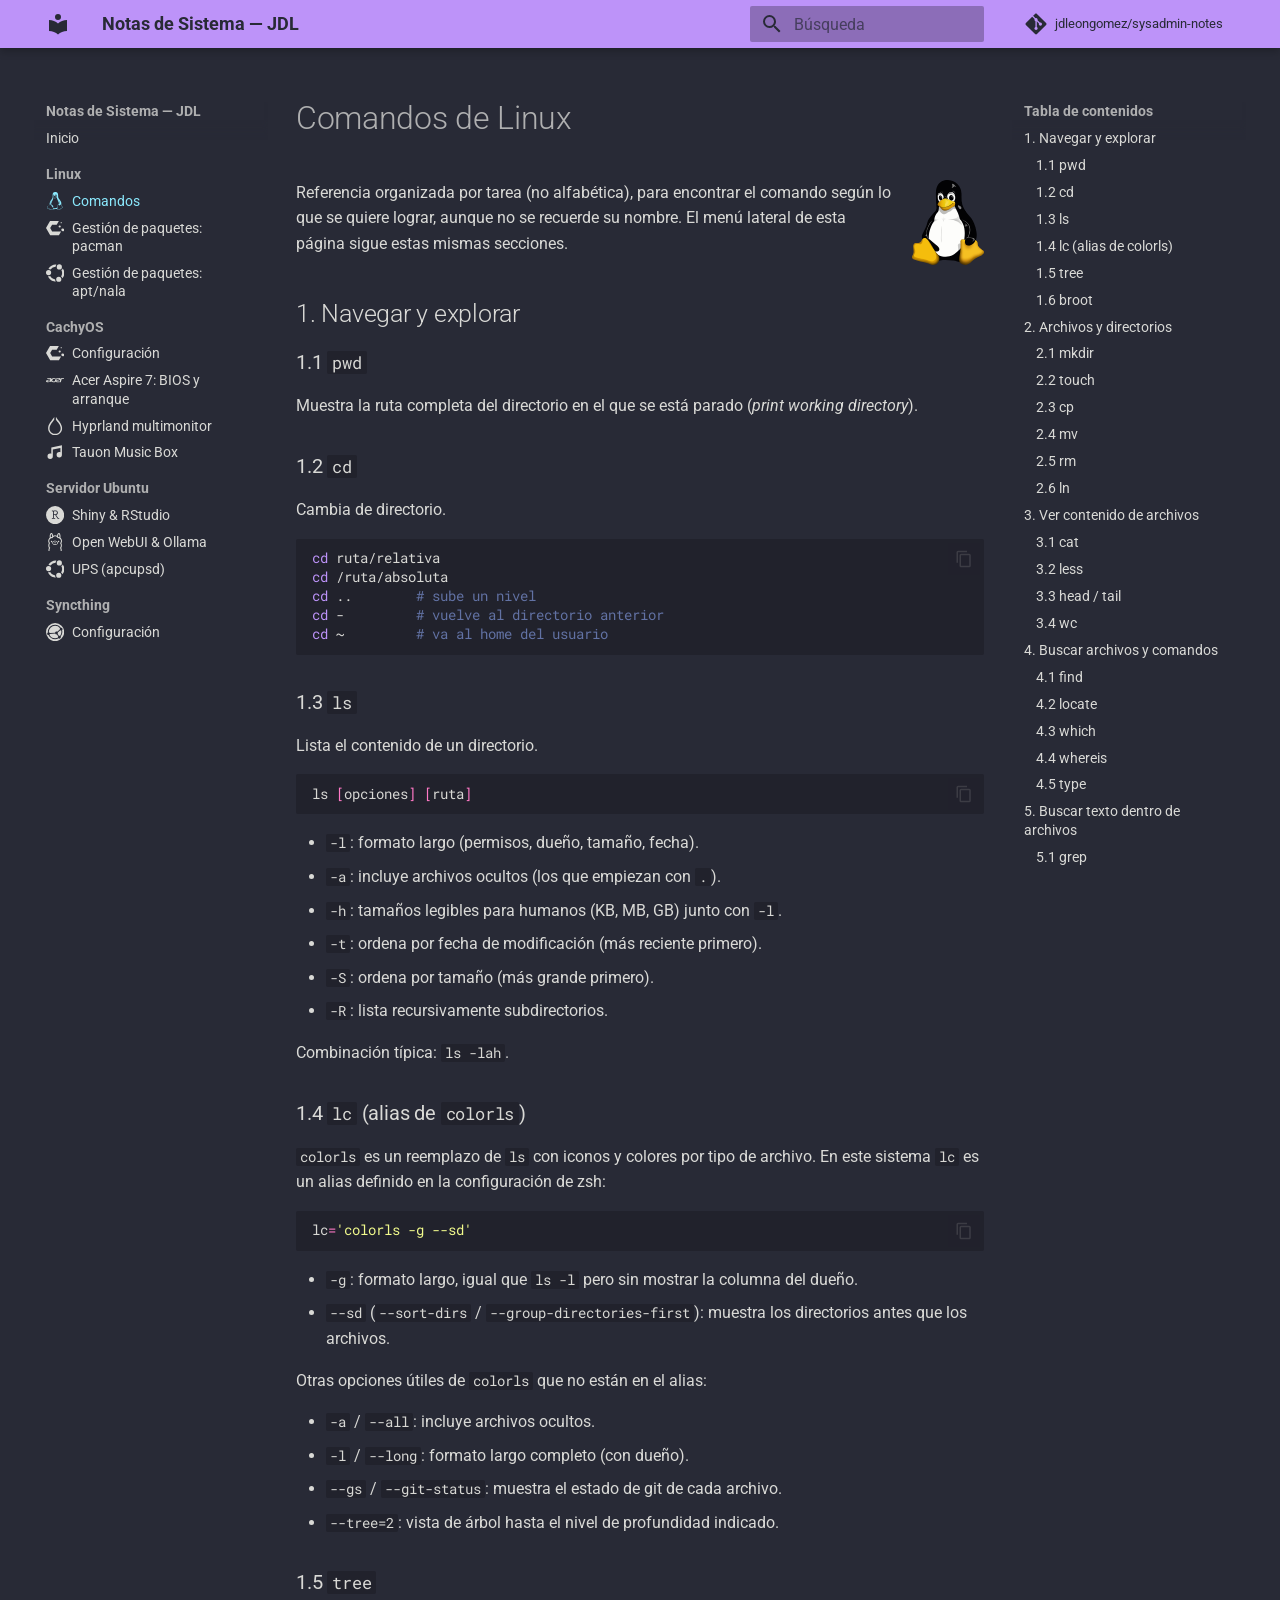
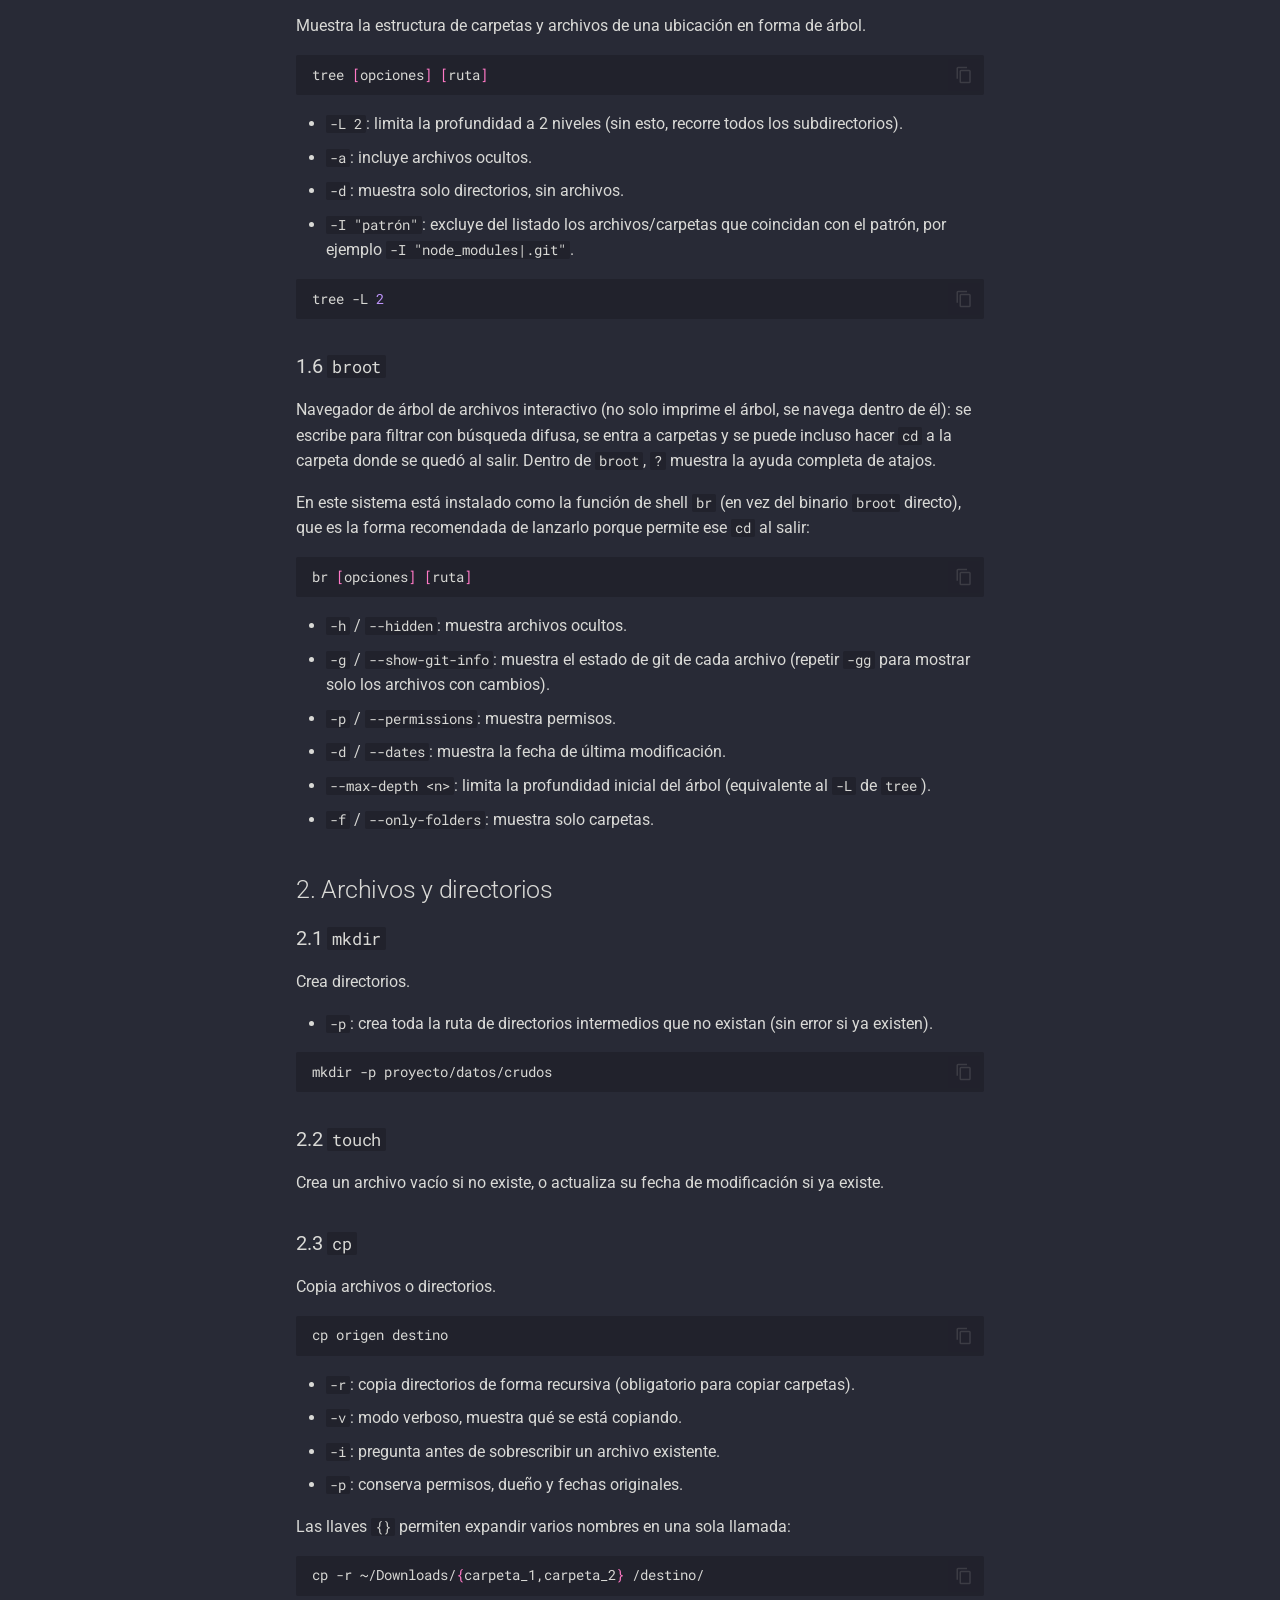
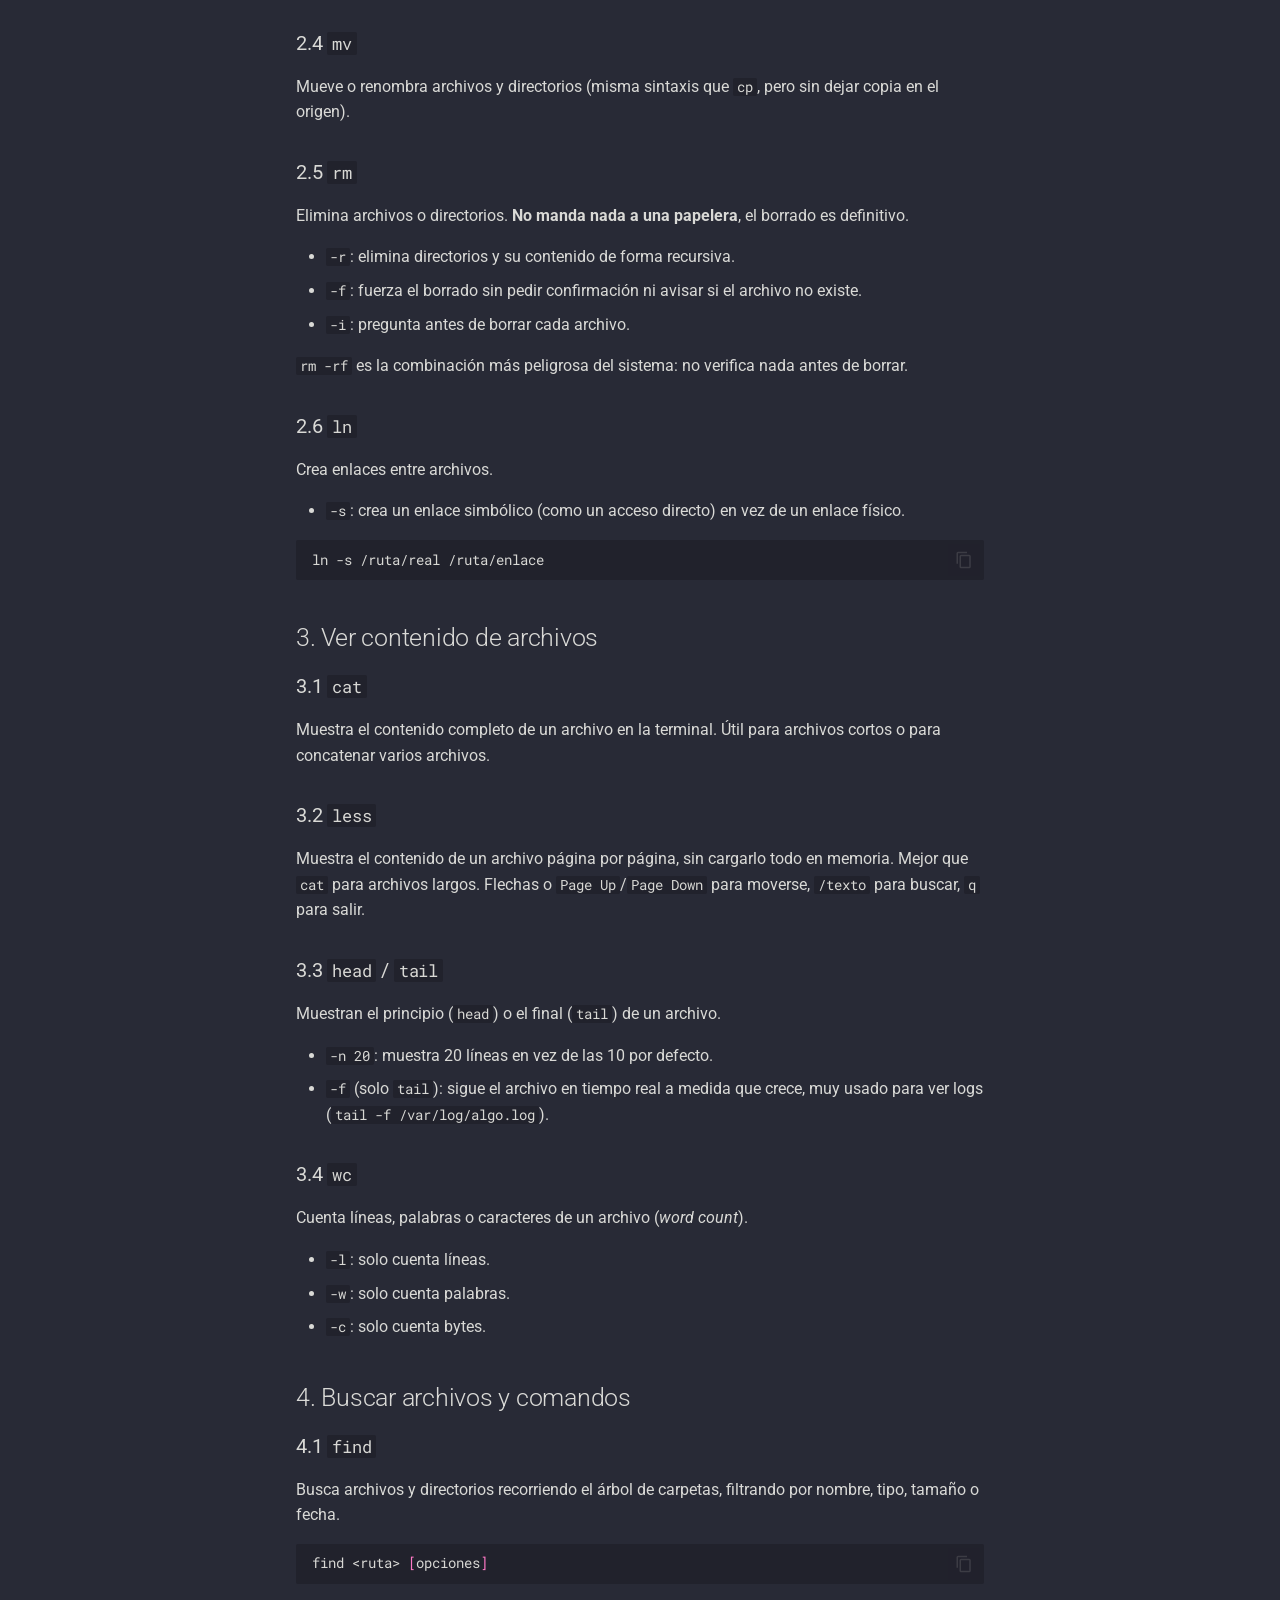
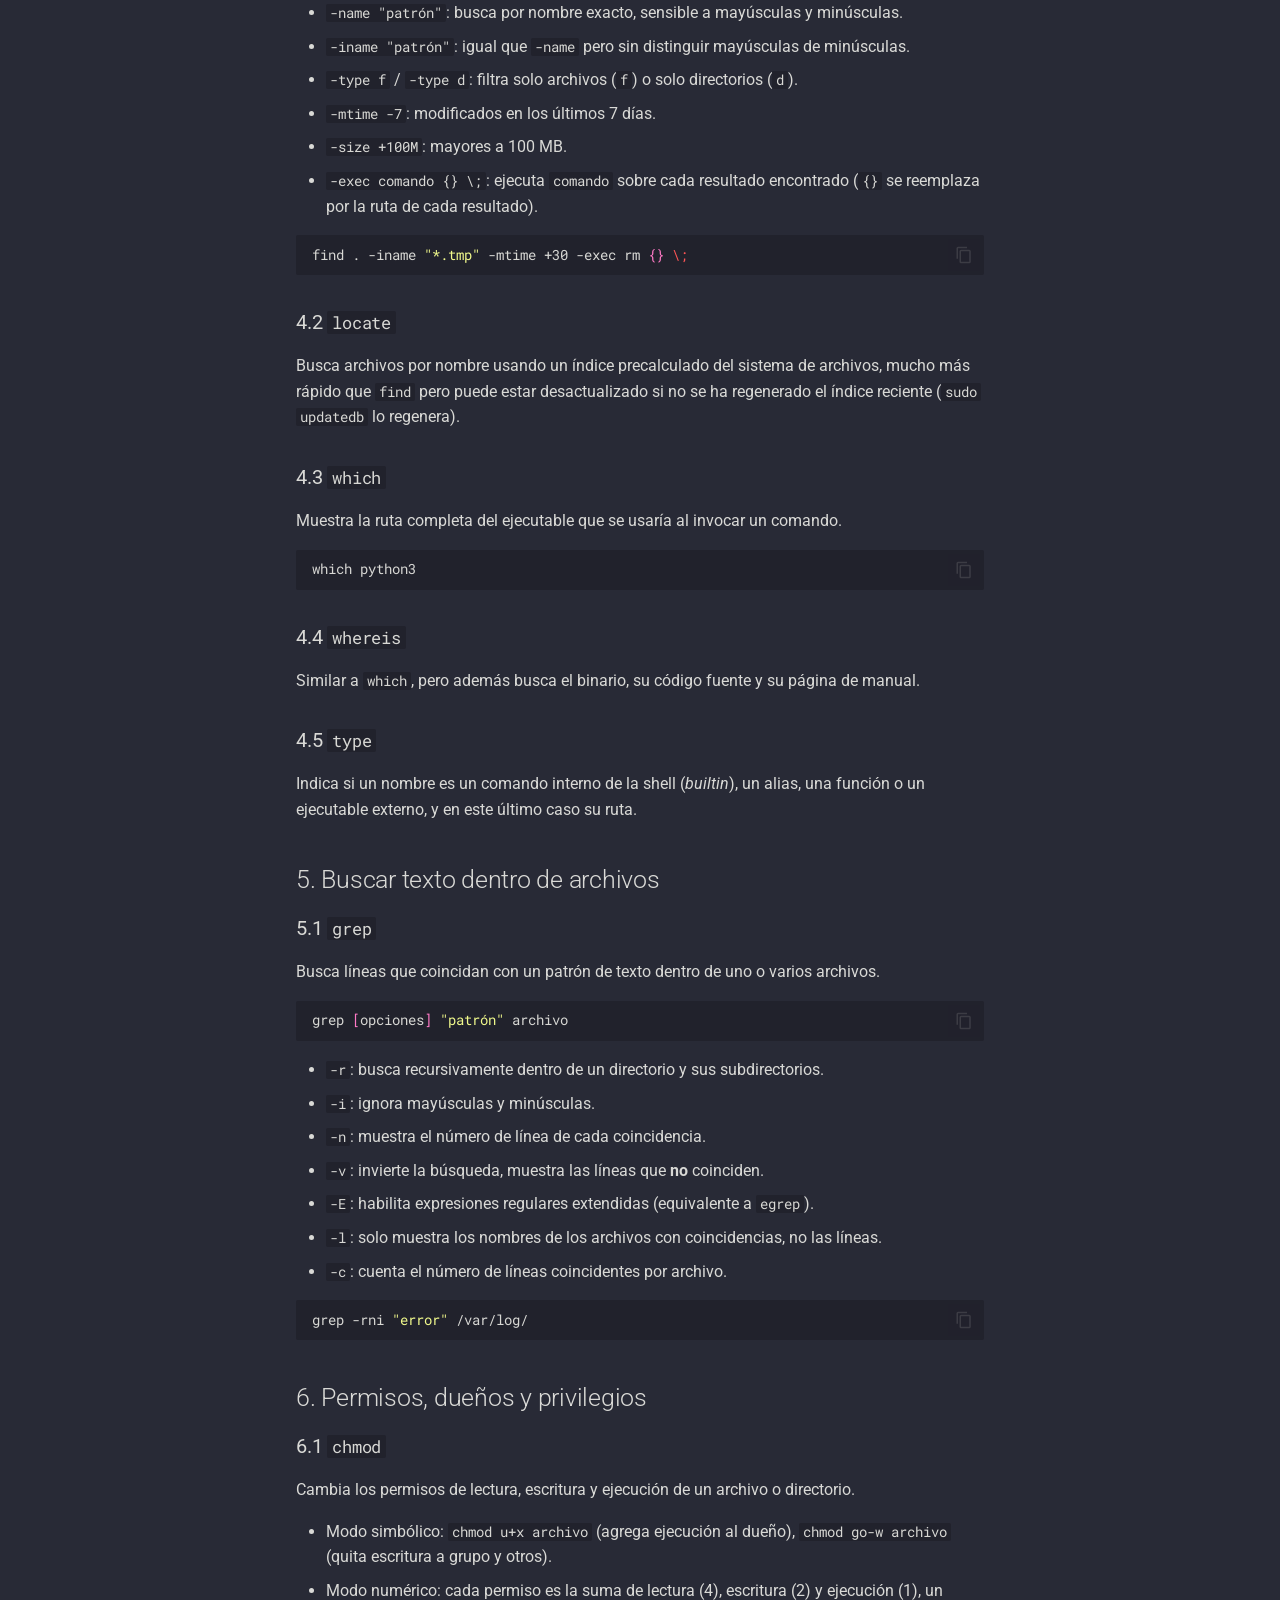
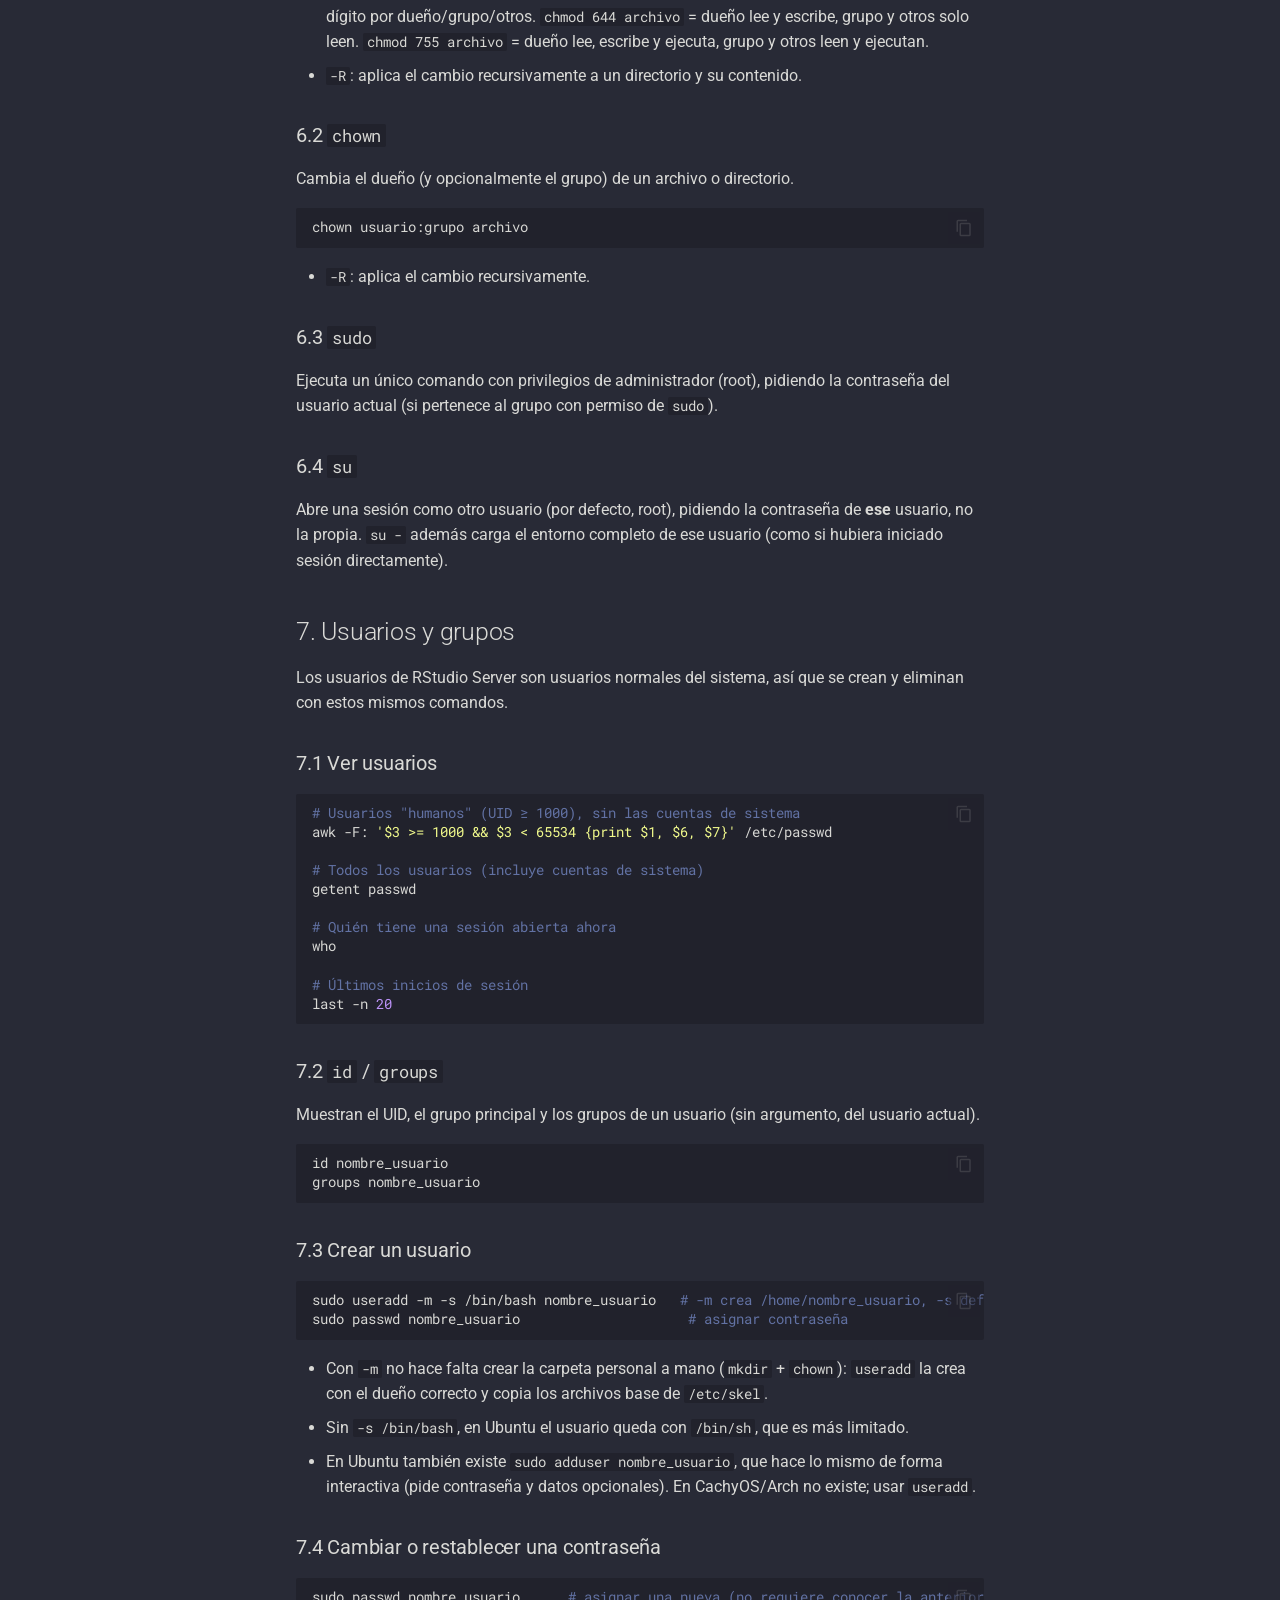
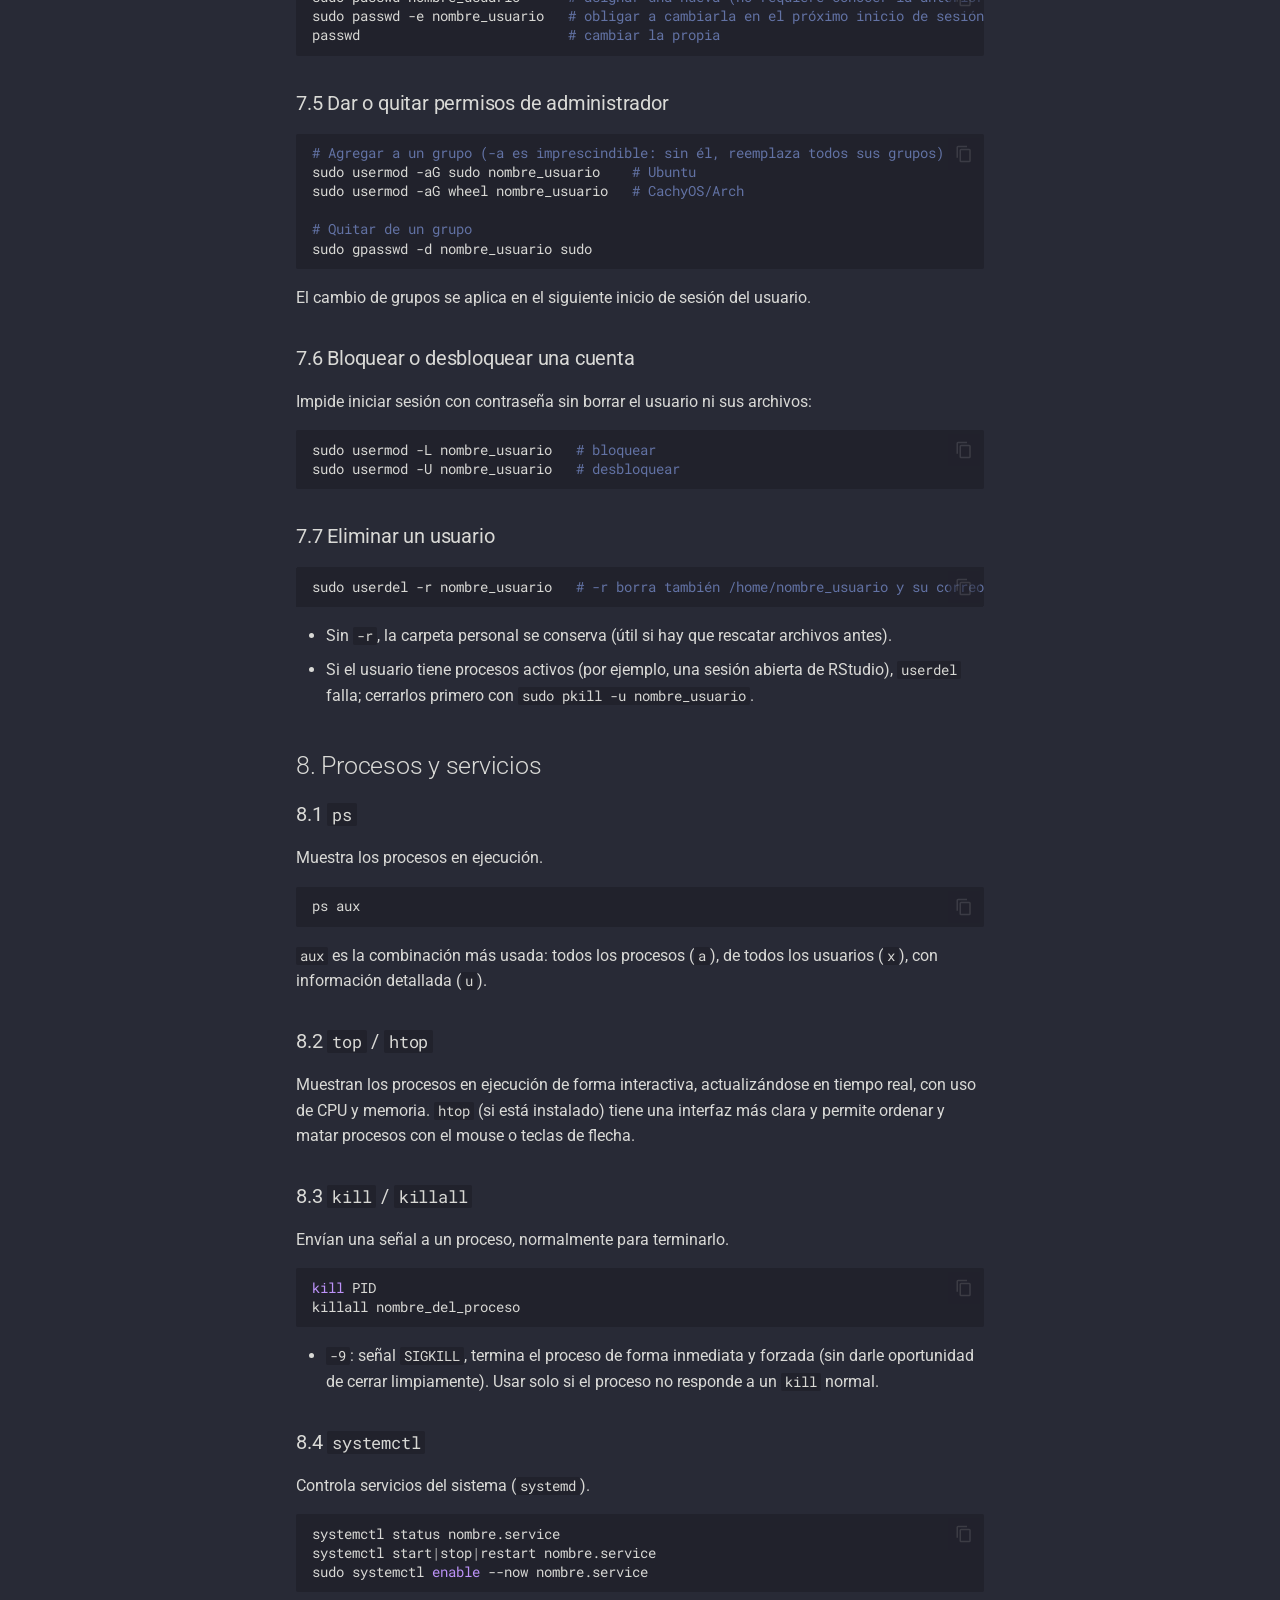
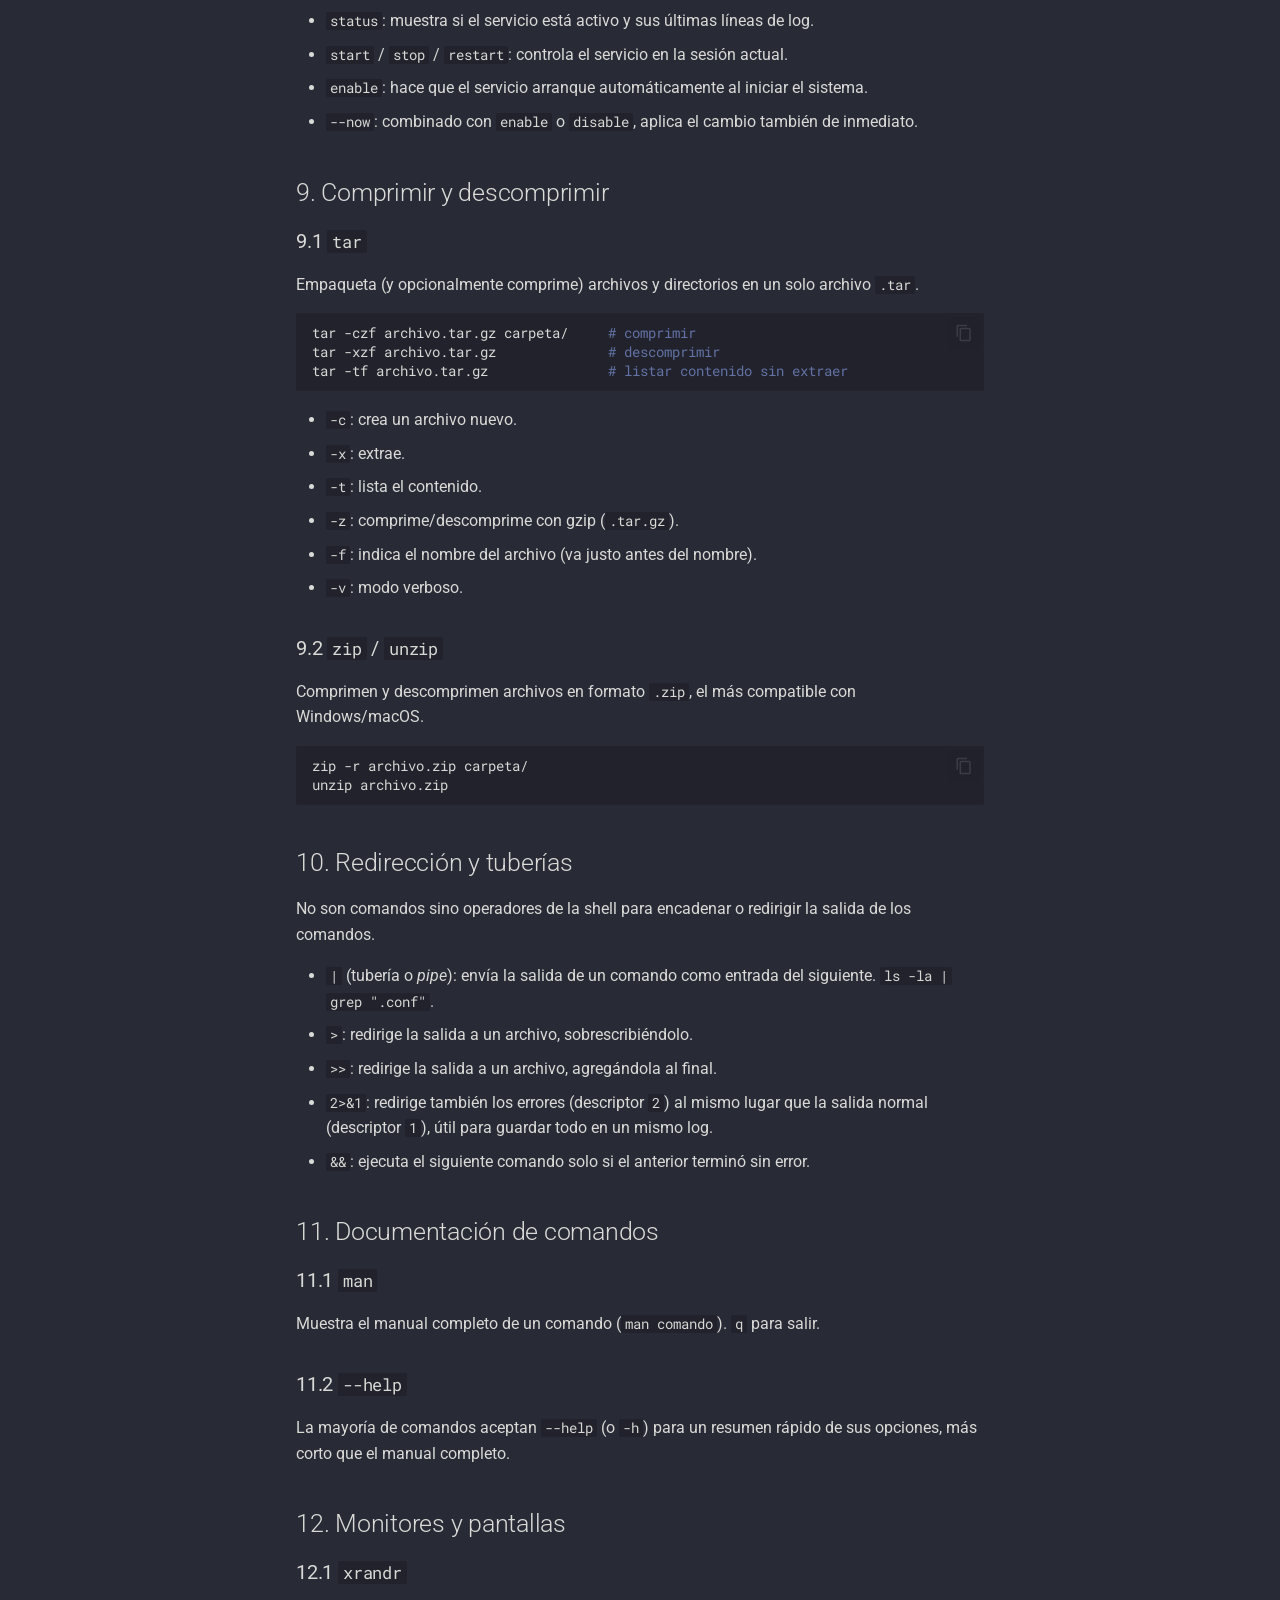
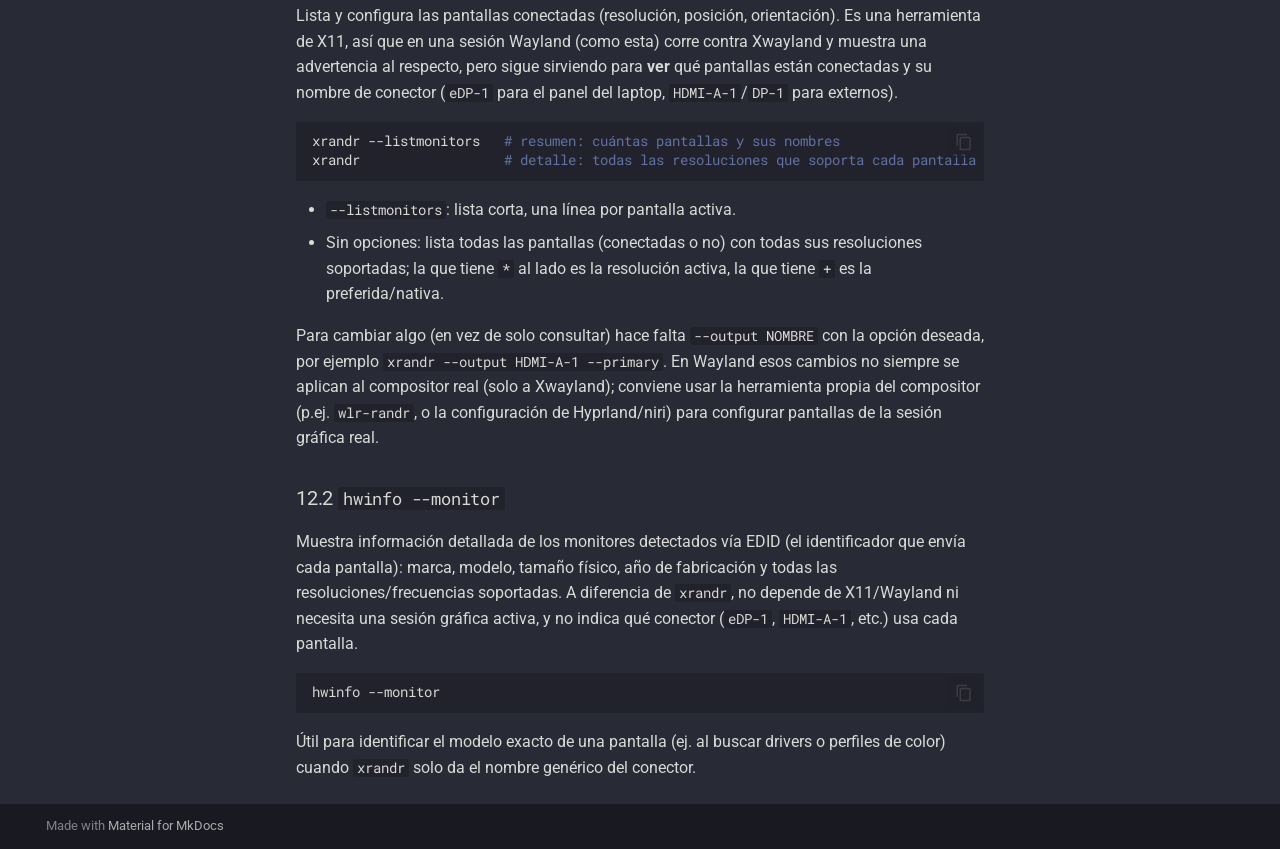
<file: linux/comandos/index.html>
<!doctype html>
<html lang="es" class="no-js">
  <head>
    
      <meta charset="utf-8">
      <meta name="viewport" content="width=device-width,initial-scale=1">
      
        <meta name="description" content="Notas personales para administrar servidor Ubuntu y PC CachyOS">
      
      
        <meta name="author" content="Juan David Leongómez">
      
      
      
        <link rel="prev" href="../..">
      
      
        <link rel="next" href="../pacman/">
      
      
        
      
      
      <link rel="icon" href="../../assets/images/favicon.png">
      <meta name="generator" content="mkdocs-1.6.1, mkdocs-material-9.8.0">
    
    
      
        <title>Comandos - Notas de Sistema — JDL</title>
      
    
    
      <link rel="stylesheet" href="../../assets/stylesheets/main.57a0d79d.min.css">
      
        
        <link rel="stylesheet" href="../../assets/stylesheets/palette.fb2fffe2.min.css">
      
      


    
    
      
    
    
      
        
        
        <link rel="preconnect" href="https://fonts.gstatic.com" crossorigin>
        <link rel="stylesheet" href="https://fonts.googleapis.com/css?family=Roboto:300,300i,400,400i,700,700i%7CRoboto+Mono:400,400i,700,700i&display=fallback">
        <style>:root{--md-text-font:"Roboto";--md-code-font:"Roboto Mono"}</style>
      
    
    
      <link rel="stylesheet" href="../../stylesheets/dracula.css">
    
    <script>__md_scope=new URL("../..",location),__md_hash=e=>[...e].reduce(((e,_)=>(e<<5)-e+_.charCodeAt(0)),0),__md_get=(e,_=localStorage,t=__md_scope)=>JSON.parse(_.getItem(t.pathname+"."+e)),__md_set=(e,_,t=localStorage,a=__md_scope)=>{try{t.setItem(a.pathname+"."+e,JSON.stringify(_))}catch(e){}}</script>
    
      

    
    
  </head>
  
  
    
    
      
    
    
    
    
    <body dir="ltr" data-md-color-scheme="dracula" data-md-color-primary="indigo" data-md-color-accent="indigo">
  
    
    <input class="md-toggle" data-md-toggle="drawer" type="checkbox" id="__drawer" autocomplete="off">
    <input class="md-toggle" data-md-toggle="search" type="checkbox" id="__search" autocomplete="off">
    <label class="md-overlay" for="__drawer"></label>
    <div data-md-component="skip">
      
        
        <a href="#comandos-de-linux" class="md-skip">
          Saltar a contenido
        </a>
      
    </div>
    <div data-md-component="announce">
      
    </div>
    
    
      

  

<header class="md-header md-header--shadow" data-md-component="header">
  <nav class="md-header__inner md-grid" aria-label="Cabecera">
    <a href="../.." title="Notas de Sistema — JDL" class="md-header__button md-logo" aria-label="Notas de Sistema — JDL" data-md-component="logo">
      
  
  <svg xmlns="http://www.w3.org/2000/svg" viewBox="0 0 24 24"><path d="M12 8a3 3 0 0 0 3-3 3 3 0 0 0-3-3 3 3 0 0 0-3 3 3 3 0 0 0 3 3m0 3.54C9.64 9.35 6.5 8 3 8v11c3.5 0 6.64 1.35 9 3.54 2.36-2.19 5.5-3.54 9-3.54V8c-3.5 0-6.64 1.35-9 3.54"/></svg>

    </a>
    <label class="md-header__button md-icon" for="__drawer">
      
      <svg xmlns="http://www.w3.org/2000/svg" viewBox="0 0 24 24"><path d="M3 6h18v2H3zm0 5h18v2H3zm0 5h18v2H3z"/></svg>
    </label>
    <div class="md-header__title" data-md-component="header-title">
      <div class="md-header__ellipsis">
        <div class="md-header__topic">
          <span class="md-ellipsis">
            Notas de Sistema — JDL
          </span>
        </div>
        <div class="md-header__topic" data-md-component="header-topic">
          <span class="md-ellipsis">
            
              Comandos
            
          </span>
        </div>
      </div>
    </div>
    
      
        <form class="md-header__option" data-md-component="palette">
  
    
    
    
    <input class="md-option" data-md-color-media="" data-md-color-scheme="dracula" data-md-color-primary="indigo" data-md-color-accent="indigo"  aria-hidden="true"  type="radio" name="__palette" id="__palette_0">
    
  
</form>
      
    
    
      <script>var palette=__md_get("__palette");if(palette&&palette.color){if("(prefers-color-scheme)"===palette.color.media){var media=matchMedia("(prefers-color-scheme: light)"),input=document.querySelector(media.matches?"[data-md-color-media='(prefers-color-scheme: light)']":"[data-md-color-media='(prefers-color-scheme: dark)']");palette.color.media=input.getAttribute("data-md-color-media"),palette.color.scheme=input.getAttribute("data-md-color-scheme"),palette.color.primary=input.getAttribute("data-md-color-primary"),palette.color.accent=input.getAttribute("data-md-color-accent")}for(var[key,value]of Object.entries(palette.color))document.body.setAttribute("data-md-color-"+key,value)}</script>
    
    
    
      
      
        <label class="md-header__button md-icon" for="__search">
          
          <svg xmlns="http://www.w3.org/2000/svg" viewBox="0 0 24 24"><path d="M9.5 3A6.5 6.5 0 0 1 16 9.5c0 1.61-.59 3.09-1.56 4.23l.27.27h.79l5 5-1.5 1.5-5-5v-.79l-.27-.27A6.52 6.52 0 0 1 9.5 16 6.5 6.5 0 0 1 3 9.5 6.5 6.5 0 0 1 9.5 3m0 2C7 5 5 7 5 9.5S7 14 9.5 14 14 12 14 9.5 12 5 9.5 5"/></svg>
        </label>
        <div class="md-search" data-md-component="search" role="dialog">
  <label class="md-search__overlay" for="__search"></label>
  <div class="md-search__inner" role="search">
    <form class="md-search__form" name="search">
      <input type="text" class="md-search__input" name="query" aria-label="Búsqueda" placeholder="Búsqueda" autocapitalize="off" autocorrect="off" autocomplete="off" spellcheck="false" data-md-component="search-query" required>
      <label class="md-search__icon md-icon" for="__search">
        
        <svg xmlns="http://www.w3.org/2000/svg" viewBox="0 0 24 24"><path d="M9.5 3A6.5 6.5 0 0 1 16 9.5c0 1.61-.59 3.09-1.56 4.23l.27.27h.79l5 5-1.5 1.5-5-5v-.79l-.27-.27A6.52 6.52 0 0 1 9.5 16 6.5 6.5 0 0 1 3 9.5 6.5 6.5 0 0 1 9.5 3m0 2C7 5 5 7 5 9.5S7 14 9.5 14 14 12 14 9.5 12 5 9.5 5"/></svg>
        
        <svg xmlns="http://www.w3.org/2000/svg" viewBox="0 0 24 24"><path d="M20 11v2H8l5.5 5.5-1.42 1.42L4.16 12l7.92-7.92L13.5 5.5 8 11z"/></svg>
      </label>
      <nav class="md-search__options" aria-label="Buscar">
        
        <button type="reset" class="md-search__icon md-icon" title="Limpiar" aria-label="Limpiar" tabindex="-1">
          
          <svg xmlns="http://www.w3.org/2000/svg" viewBox="0 0 24 24"><path d="M19 6.41 17.59 5 12 10.59 6.41 5 5 6.41 10.59 12 5 17.59 6.41 19 12 13.41 17.59 19 19 17.59 13.41 12z"/></svg>
        </button>
      </nav>
      
        <div class="md-search__suggest" data-md-component="search-suggest"></div>
      
    </form>
    <div class="md-search__output">
      <div class="md-search__scrollwrap" tabindex="0" data-md-scrollfix>
        <div class="md-search-result" data-md-component="search-result">
          <div class="md-search-result__meta">
            Inicializando búsqueda
          </div>
          <ol class="md-search-result__list" role="presentation"></ol>
        </div>
      </div>
    </div>
  </div>
</div>
      
    
    
      <div class="md-header__source">
        <a href="https://github.com/jdleongomez/sysadmin-notes" title="Ir al repositorio" class="md-source" data-md-component="source">
  <div class="md-source__icon md-icon">
    
    <svg xmlns="http://www.w3.org/2000/svg" viewBox="0 0 448 512"><!--! Font Awesome Free 7.1.0 by @fontawesome - https://fontawesome.com License - https://fontawesome.com/license/free (Icons: CC BY 4.0, Fonts: SIL OFL 1.1, Code: MIT License) Copyright 2025 Fonticons, Inc.--><path d="M439.6 236.1 244 40.5c-5.4-5.5-12.8-8.5-20.4-8.5s-15 3-20.4 8.4L162.5 81l51.5 51.5c27.1-9.1 52.7 16.8 43.4 43.7l49.7 49.7c34.2-11.8 61.2 31 35.5 56.7-26.5 26.5-70.2-2.9-56-37.3L240.3 199v121.9c25.3 12.5 22.3 41.8 9.1 55-6.4 6.4-15.2 10.1-24.3 10.1s-17.8-3.6-24.3-10.1c-17.6-17.6-11.1-46.9 11.2-56v-123c-20.8-8.5-24.6-30.7-18.6-45L142.6 101 8.5 235.1C3 240.6 0 247.9 0 255.5s3 15 8.5 20.4l195.6 195.7c5.4 5.4 12.7 8.4 20.4 8.4s15-3 20.4-8.4l194.7-194.7c5.4-5.4 8.4-12.8 8.4-20.4s-3-15-8.4-20.4"/></svg>
  </div>
  <div class="md-source__repository">
    jdleongomez/sysadmin-notes
  </div>
</a>
      </div>
    
  </nav>
  
</header>
    
    <div class="md-container" data-md-component="container">
      
      
        
          
        
      
      <main class="md-main" data-md-component="main">
        <div class="md-main__inner md-grid">
          
            
              
              <div class="md-sidebar md-sidebar--primary" data-md-component="sidebar" data-md-type="navigation" >
                <div class="md-sidebar__scrollwrap">
                  <div class="md-sidebar__inner">
                    



<nav class="md-nav md-nav--primary" aria-label="Navegación" data-md-level="0">
  <label class="md-nav__title" for="__drawer">
    <a href="../.." title="Notas de Sistema — JDL" class="md-nav__button md-logo" aria-label="Notas de Sistema — JDL" data-md-component="logo">
      
  
  <svg xmlns="http://www.w3.org/2000/svg" viewBox="0 0 24 24"><path d="M12 8a3 3 0 0 0 3-3 3 3 0 0 0-3-3 3 3 0 0 0-3 3 3 3 0 0 0 3 3m0 3.54C9.64 9.35 6.5 8 3 8v11c3.5 0 6.64 1.35 9 3.54 2.36-2.19 5.5-3.54 9-3.54V8c-3.5 0-6.64 1.35-9 3.54"/></svg>

    </a>
    Notas de Sistema — JDL
  </label>
  
    <div class="md-nav__source">
      <a href="https://github.com/jdleongomez/sysadmin-notes" title="Ir al repositorio" class="md-source" data-md-component="source">
  <div class="md-source__icon md-icon">
    
    <svg xmlns="http://www.w3.org/2000/svg" viewBox="0 0 448 512"><!--! Font Awesome Free 7.1.0 by @fontawesome - https://fontawesome.com License - https://fontawesome.com/license/free (Icons: CC BY 4.0, Fonts: SIL OFL 1.1, Code: MIT License) Copyright 2025 Fonticons, Inc.--><path d="M439.6 236.1 244 40.5c-5.4-5.5-12.8-8.5-20.4-8.5s-15 3-20.4 8.4L162.5 81l51.5 51.5c27.1-9.1 52.7 16.8 43.4 43.7l49.7 49.7c34.2-11.8 61.2 31 35.5 56.7-26.5 26.5-70.2-2.9-56-37.3L240.3 199v121.9c25.3 12.5 22.3 41.8 9.1 55-6.4 6.4-15.2 10.1-24.3 10.1s-17.8-3.6-24.3-10.1c-17.6-17.6-11.1-46.9 11.2-56v-123c-20.8-8.5-24.6-30.7-18.6-45L142.6 101 8.5 235.1C3 240.6 0 247.9 0 255.5s3 15 8.5 20.4l195.6 195.7c5.4 5.4 12.7 8.4 20.4 8.4s15-3 20.4-8.4l194.7-194.7c5.4-5.4 8.4-12.8 8.4-20.4s-3-15-8.4-20.4"/></svg>
  </div>
  <div class="md-source__repository">
    jdleongomez/sysadmin-notes
  </div>
</a>
    </div>
  
  <ul class="md-nav__list" data-md-scrollfix>
    
      
      
  
  
  
  
    <li class="md-nav__item">
      <a href="../.." class="md-nav__link">
        
  
  
  <span class="md-ellipsis">
    
  
    Inicio
  

    
  </span>
  
  

      </a>
    </li>
  

    
      
      
  
  
    
  
  
  
    
    
    
    
      
        
        
      
    
    
    <li class="md-nav__item md-nav__item--active md-nav__item--section md-nav__item--nested">
      
        
        
        <input class="md-nav__toggle md-toggle " type="checkbox" id="__nav_2" checked>
        
          
          <label class="md-nav__link" for="__nav_2" id="__nav_2_label" tabindex="">
            
  
  
  <span class="md-ellipsis">
    
  
    Linux
  

    
  </span>
  
  

            <span class="md-nav__icon md-icon"></span>
          </label>
        
        <nav class="md-nav" data-md-level="1" aria-labelledby="__nav_2_label" aria-expanded="true">
          <label class="md-nav__title" for="__nav_2">
            <span class="md-nav__icon md-icon"></span>
            
  
    Linux
  

          </label>
          <ul class="md-nav__list" data-md-scrollfix>
            
              
                
  
  
    
  
  
  
    <li class="md-nav__item md-nav__item--active">
      
      <input class="md-nav__toggle md-toggle" type="checkbox" id="__toc">
      
      
        
      
      
        <label class="md-nav__link md-nav__link--active" for="__toc">
          
  
  
    <svg xmlns="http://www.w3.org/2000/svg" viewBox="0 0 24 24"><path d="M12.504 0q-.232 0-.48.021c-4.226.333-3.105 4.807-3.17 6.298-.076 1.092-.3 1.953-1.05 3.02-.885 1.051-2.127 2.75-2.716 4.521-.278.832-.41 1.684-.287 2.489a.4.4 0 0 0-.11.135c-.26.268-.45.6-.663.839-.199.199-.485.267-.797.4-.313.136-.658.269-.864.68-.09.189-.136.394-.132.602 0 .199.027.4.055.536.058.399.116.728.04.97-.249.68-.28 1.145-.106 1.484.174.334.535.47.94.601.81.2 1.91.135 2.774.6.926.466 1.866.67 2.616.47.526-.116.97-.464 1.208-.946.587-.003 1.23-.269 2.26-.334.699-.058 1.574.267 2.577.2.025.134.063.198.114.333l.003.003c.391.778 1.113 1.132 1.884 1.071s1.592-.536 2.257-1.306c.631-.765 1.683-1.084 2.378-1.503.348-.199.629-.469.649-.853.023-.4-.2-.811-.714-1.376v-.097l-.003-.003c-.17-.2-.25-.535-.338-.926-.085-.401-.182-.786-.492-1.046h-.003c-.059-.054-.123-.067-.188-.135a.36.36 0 0 0-.19-.064c.431-1.278.264-2.55-.173-3.694-.533-1.41-1.465-2.638-2.175-3.483-.796-1.005-1.576-1.957-1.56-3.368.026-2.152.236-6.133-3.544-6.139m.529 3.405h.013c.213 0 .396.062.584.198.19.135.33.332.438.533.105.259.158.459.166.724 0-.02.006-.04.006-.06v.105l-.004-.021-.004-.024a1.8 1.8 0 0 1-.15.706.95.95 0 0 1-.213.335 1 1 0 0 0-.088-.042c-.104-.045-.198-.064-.284-.133a1.3 1.3 0 0 0-.22-.066c.05-.06.146-.133.183-.198q.08-.193.088-.402v-.02a1.2 1.2 0 0 0-.061-.4c-.045-.134-.101-.2-.183-.333-.084-.066-.167-.132-.267-.132h-.016c-.093 0-.176.03-.262.132a.8.8 0 0 0-.205.334 1.2 1.2 0 0 0-.09.4v.019q.002.134.02.267c-.193-.067-.438-.135-.607-.202a2 2 0 0 1-.018-.2v-.02a1.8 1.8 0 0 1 .15-.768 1.08 1.08 0 0 1 .43-.533 1 1 0 0 1 .594-.2zm-2.962.059h.036c.142 0 .27.048.399.135.146.129.264.288.344.465.09.199.14.4.153.667v.004c.007.134.006.2-.002.266v.08c-.03.007-.056.018-.083.024-.152.055-.274.135-.393.2q.018-.136.003-.267v-.015c-.012-.133-.04-.2-.082-.333a.6.6 0 0 0-.166-.267.25.25 0 0 0-.183-.064h-.021c-.071.006-.13.04-.186.132a.55.55 0 0 0-.12.27 1 1 0 0 0-.023.33v.015c.012.135.037.2.08.334.046.134.098.2.166.268q.014.014.034.024c-.07.057-.117.07-.176.136a.3.3 0 0 1-.131.068 2.6 2.6 0 0 1-.275-.402 1.8 1.8 0 0 1-.155-.667 1.8 1.8 0 0 1 .08-.668 1.4 1.4 0 0 1 .283-.535c.128-.133.26-.2.418-.2m1.37 1.706c.332 0 .733.065 1.216.399.293.2.523.269 1.052.468h.003c.255.136.405.266.478.399v-.131a.57.57 0 0 1 .016.47c-.123.31-.516.643-1.063.842v.002c-.268.135-.501.333-.775.465-.276.135-.588.292-1.012.267a1.1 1.1 0 0 1-.448-.067 4 4 0 0 1-.322-.198c-.195-.135-.363-.332-.612-.465v-.005h-.005c-.4-.246-.616-.512-.686-.71q-.104-.403.193-.6c.224-.135.38-.271.483-.336.104-.074.143-.102.176-.131h.002v-.003c.169-.202.436-.47.839-.601.139-.036.294-.065.466-.065zm2.8 2.142c.358 1.417 1.196 3.475 1.735 4.473.286.534.855 1.659 1.102 3.024.156-.005.33.018.513.064.646-1.671-.546-3.467-1.089-3.966-.22-.2-.232-.335-.123-.335.59.534 1.365 1.572 1.646 2.757.13.535.16 1.104.021 1.67.067.028.135.06.205.067 1.032.534 1.413.938 1.23 1.537v-.043c-.06-.003-.12 0-.18 0h-.016c.151-.467-.182-.825-1.065-1.224-.915-.4-1.646-.336-1.77.465-.008.043-.013.066-.018.135-.068.023-.139.053-.209.064-.43.268-.662.669-.793 1.187-.13.533-.17 1.156-.205 1.869v.003c-.02.334-.17.838-.319 1.35-1.5 1.072-3.58 1.538-5.348.334a2.7 2.7 0 0 0-.402-.533 1.5 1.5 0 0 0-.275-.333c.182 0 .338-.03.465-.067a.62.62 0 0 0 .314-.334c.108-.267 0-.697-.345-1.163s-.931-.995-1.788-1.521c-.63-.4-.986-.87-1.15-1.396-.165-.534-.143-1.085-.015-1.645.245-1.07.873-2.11 1.274-2.763.107-.065.037.135-.408.974-.396.751-1.14 2.497-.122 3.854a8.1 8.1 0 0 1 .647-2.876c.564-1.278 1.743-3.504 1.836-5.268.048.036.217.135.289.202.218.133.38.333.59.465.21.201.477.335.876.335q.058.005.11.006c.412 0 .73-.134.997-.268.29-.134.52-.334.74-.4h.005c.467-.135.835-.402 1.044-.7zm2.185 8.958c.037.6.343 1.245.882 1.377.588.134 1.434-.333 1.791-.765l.211-.01c.315-.007.577.01.847.268l.003.003c.208.199.305.53.391.876.085.4.154.78.409 1.066.486.527.645.906.636 1.14l.003-.007v.018l-.003-.012c-.015.262-.185.396-.498.595-.63.401-1.746.712-2.457 1.57-.618.737-1.37 1.14-2.036 1.191-.664.053-1.237-.2-1.574-.898l-.005-.003c-.21-.4-.12-1.025.056-1.69.176-.668.428-1.344.463-1.897.037-.714.076-1.335.195-1.814.12-.465.308-.797.641-.984l.045-.022zm-10.814.049h.01q.08 0 .157.014c.376.055.706.333 1.023.752l.91 1.664.003.003c.243.533.754 1.064 1.189 1.637.434.598.77 1.131.729 1.57v.006c-.057.744-.48 1.148-1.125 1.294-.645.135-1.52.002-2.395-.464-.968-.536-2.118-.469-2.857-.602q-.553-.1-.723-.4c-.11-.2-.113-.602.123-1.23v-.004l.002-.003c.117-.334.03-.752-.027-1.118-.055-.401-.083-.71.043-.94.16-.334.396-.4.69-.533.294-.135.64-.202.915-.47h.002v-.002c.256-.268.445-.601.668-.838.19-.201.38-.336.663-.336m7.159-9.074c-.435.201-.945.535-1.488.535-.542 0-.97-.267-1.28-.466-.154-.134-.28-.268-.373-.335-.164-.134-.144-.333-.074-.333.109.016.129.134.199.2.096.066.215.2.36.333.292.2.68.467 1.167.467.485 0 1.053-.267 1.398-.466.195-.135.445-.334.648-.467.156-.136.149-.267.279-.267.128.016.034.134-.147.332a8 8 0 0 1-.69.468zm-1.082-1.583V5.64c-.006-.02.013-.042.029-.05.074-.043.18-.027.26.004.063 0 .16.067.15.135-.006.049-.085.066-.135.066-.055 0-.092-.043-.141-.068-.052-.018-.146-.008-.163-.065m-.551 0c-.02.058-.113.049-.166.066-.047.025-.086.068-.14.068-.05 0-.13-.02-.136-.068-.01-.066.088-.133.15-.133.08-.031.184-.047.259-.005.019.009.036.03.03.05v.02h.003z"/></svg>
  
  <span class="md-ellipsis">
    
  
    Comandos
  

    
  </span>
  
  

          <span class="md-nav__icon md-icon"></span>
        </label>
      
      <a href="./" class="md-nav__link md-nav__link--active">
        
  
  
    <svg xmlns="http://www.w3.org/2000/svg" viewBox="0 0 24 24"><path d="M12.504 0q-.232 0-.48.021c-4.226.333-3.105 4.807-3.17 6.298-.076 1.092-.3 1.953-1.05 3.02-.885 1.051-2.127 2.75-2.716 4.521-.278.832-.41 1.684-.287 2.489a.4.4 0 0 0-.11.135c-.26.268-.45.6-.663.839-.199.199-.485.267-.797.4-.313.136-.658.269-.864.68-.09.189-.136.394-.132.602 0 .199.027.4.055.536.058.399.116.728.04.97-.249.68-.28 1.145-.106 1.484.174.334.535.47.94.601.81.2 1.91.135 2.774.6.926.466 1.866.67 2.616.47.526-.116.97-.464 1.208-.946.587-.003 1.23-.269 2.26-.334.699-.058 1.574.267 2.577.2.025.134.063.198.114.333l.003.003c.391.778 1.113 1.132 1.884 1.071s1.592-.536 2.257-1.306c.631-.765 1.683-1.084 2.378-1.503.348-.199.629-.469.649-.853.023-.4-.2-.811-.714-1.376v-.097l-.003-.003c-.17-.2-.25-.535-.338-.926-.085-.401-.182-.786-.492-1.046h-.003c-.059-.054-.123-.067-.188-.135a.36.36 0 0 0-.19-.064c.431-1.278.264-2.55-.173-3.694-.533-1.41-1.465-2.638-2.175-3.483-.796-1.005-1.576-1.957-1.56-3.368.026-2.152.236-6.133-3.544-6.139m.529 3.405h.013c.213 0 .396.062.584.198.19.135.33.332.438.533.105.259.158.459.166.724 0-.02.006-.04.006-.06v.105l-.004-.021-.004-.024a1.8 1.8 0 0 1-.15.706.95.95 0 0 1-.213.335 1 1 0 0 0-.088-.042c-.104-.045-.198-.064-.284-.133a1.3 1.3 0 0 0-.22-.066c.05-.06.146-.133.183-.198q.08-.193.088-.402v-.02a1.2 1.2 0 0 0-.061-.4c-.045-.134-.101-.2-.183-.333-.084-.066-.167-.132-.267-.132h-.016c-.093 0-.176.03-.262.132a.8.8 0 0 0-.205.334 1.2 1.2 0 0 0-.09.4v.019q.002.134.02.267c-.193-.067-.438-.135-.607-.202a2 2 0 0 1-.018-.2v-.02a1.8 1.8 0 0 1 .15-.768 1.08 1.08 0 0 1 .43-.533 1 1 0 0 1 .594-.2zm-2.962.059h.036c.142 0 .27.048.399.135.146.129.264.288.344.465.09.199.14.4.153.667v.004c.007.134.006.2-.002.266v.08c-.03.007-.056.018-.083.024-.152.055-.274.135-.393.2q.018-.136.003-.267v-.015c-.012-.133-.04-.2-.082-.333a.6.6 0 0 0-.166-.267.25.25 0 0 0-.183-.064h-.021c-.071.006-.13.04-.186.132a.55.55 0 0 0-.12.27 1 1 0 0 0-.023.33v.015c.012.135.037.2.08.334.046.134.098.2.166.268q.014.014.034.024c-.07.057-.117.07-.176.136a.3.3 0 0 1-.131.068 2.6 2.6 0 0 1-.275-.402 1.8 1.8 0 0 1-.155-.667 1.8 1.8 0 0 1 .08-.668 1.4 1.4 0 0 1 .283-.535c.128-.133.26-.2.418-.2m1.37 1.706c.332 0 .733.065 1.216.399.293.2.523.269 1.052.468h.003c.255.136.405.266.478.399v-.131a.57.57 0 0 1 .016.47c-.123.31-.516.643-1.063.842v.002c-.268.135-.501.333-.775.465-.276.135-.588.292-1.012.267a1.1 1.1 0 0 1-.448-.067 4 4 0 0 1-.322-.198c-.195-.135-.363-.332-.612-.465v-.005h-.005c-.4-.246-.616-.512-.686-.71q-.104-.403.193-.6c.224-.135.38-.271.483-.336.104-.074.143-.102.176-.131h.002v-.003c.169-.202.436-.47.839-.601.139-.036.294-.065.466-.065zm2.8 2.142c.358 1.417 1.196 3.475 1.735 4.473.286.534.855 1.659 1.102 3.024.156-.005.33.018.513.064.646-1.671-.546-3.467-1.089-3.966-.22-.2-.232-.335-.123-.335.59.534 1.365 1.572 1.646 2.757.13.535.16 1.104.021 1.67.067.028.135.06.205.067 1.032.534 1.413.938 1.23 1.537v-.043c-.06-.003-.12 0-.18 0h-.016c.151-.467-.182-.825-1.065-1.224-.915-.4-1.646-.336-1.77.465-.008.043-.013.066-.018.135-.068.023-.139.053-.209.064-.43.268-.662.669-.793 1.187-.13.533-.17 1.156-.205 1.869v.003c-.02.334-.17.838-.319 1.35-1.5 1.072-3.58 1.538-5.348.334a2.7 2.7 0 0 0-.402-.533 1.5 1.5 0 0 0-.275-.333c.182 0 .338-.03.465-.067a.62.62 0 0 0 .314-.334c.108-.267 0-.697-.345-1.163s-.931-.995-1.788-1.521c-.63-.4-.986-.87-1.15-1.396-.165-.534-.143-1.085-.015-1.645.245-1.07.873-2.11 1.274-2.763.107-.065.037.135-.408.974-.396.751-1.14 2.497-.122 3.854a8.1 8.1 0 0 1 .647-2.876c.564-1.278 1.743-3.504 1.836-5.268.048.036.217.135.289.202.218.133.38.333.59.465.21.201.477.335.876.335q.058.005.11.006c.412 0 .73-.134.997-.268.29-.134.52-.334.74-.4h.005c.467-.135.835-.402 1.044-.7zm2.185 8.958c.037.6.343 1.245.882 1.377.588.134 1.434-.333 1.791-.765l.211-.01c.315-.007.577.01.847.268l.003.003c.208.199.305.53.391.876.085.4.154.78.409 1.066.486.527.645.906.636 1.14l.003-.007v.018l-.003-.012c-.015.262-.185.396-.498.595-.63.401-1.746.712-2.457 1.57-.618.737-1.37 1.14-2.036 1.191-.664.053-1.237-.2-1.574-.898l-.005-.003c-.21-.4-.12-1.025.056-1.69.176-.668.428-1.344.463-1.897.037-.714.076-1.335.195-1.814.12-.465.308-.797.641-.984l.045-.022zm-10.814.049h.01q.08 0 .157.014c.376.055.706.333 1.023.752l.91 1.664.003.003c.243.533.754 1.064 1.189 1.637.434.598.77 1.131.729 1.57v.006c-.057.744-.48 1.148-1.125 1.294-.645.135-1.52.002-2.395-.464-.968-.536-2.118-.469-2.857-.602q-.553-.1-.723-.4c-.11-.2-.113-.602.123-1.23v-.004l.002-.003c.117-.334.03-.752-.027-1.118-.055-.401-.083-.71.043-.94.16-.334.396-.4.69-.533.294-.135.64-.202.915-.47h.002v-.002c.256-.268.445-.601.668-.838.19-.201.38-.336.663-.336m7.159-9.074c-.435.201-.945.535-1.488.535-.542 0-.97-.267-1.28-.466-.154-.134-.28-.268-.373-.335-.164-.134-.144-.333-.074-.333.109.016.129.134.199.2.096.066.215.2.36.333.292.2.68.467 1.167.467.485 0 1.053-.267 1.398-.466.195-.135.445-.334.648-.467.156-.136.149-.267.279-.267.128.016.034.134-.147.332a8 8 0 0 1-.69.468zm-1.082-1.583V5.64c-.006-.02.013-.042.029-.05.074-.043.18-.027.26.004.063 0 .16.067.15.135-.006.049-.085.066-.135.066-.055 0-.092-.043-.141-.068-.052-.018-.146-.008-.163-.065m-.551 0c-.02.058-.113.049-.166.066-.047.025-.086.068-.14.068-.05 0-.13-.02-.136-.068-.01-.066.088-.133.15-.133.08-.031.184-.047.259-.005.019.009.036.03.03.05v.02h.003z"/></svg>
  
  <span class="md-ellipsis">
    
  
    Comandos
  

    
  </span>
  
  

      </a>
      
        

<nav class="md-nav md-nav--secondary" aria-label="Tabla de contenidos">
  
  
  
    
  
  
    <label class="md-nav__title" for="__toc">
      <span class="md-nav__icon md-icon"></span>
      Tabla de contenidos
    </label>
    <ul class="md-nav__list" data-md-component="toc" data-md-scrollfix>
      
        <li class="md-nav__item">
  <a href="#1-navegar-y-explorar" class="md-nav__link">
    <span class="md-ellipsis">
      
        1. Navegar y explorar
      
    </span>
  </a>
  
    <nav class="md-nav" aria-label="1. Navegar y explorar">
      <ul class="md-nav__list">
        
          <li class="md-nav__item">
  <a href="#11-pwd" class="md-nav__link">
    <span class="md-ellipsis">
      
        1.1 pwd
      
    </span>
  </a>
  
</li>
        
          <li class="md-nav__item">
  <a href="#12-cd" class="md-nav__link">
    <span class="md-ellipsis">
      
        1.2 cd
      
    </span>
  </a>
  
</li>
        
          <li class="md-nav__item">
  <a href="#13-ls" class="md-nav__link">
    <span class="md-ellipsis">
      
        1.3 ls
      
    </span>
  </a>
  
</li>
        
          <li class="md-nav__item">
  <a href="#14-lc-alias-de-colorls" class="md-nav__link">
    <span class="md-ellipsis">
      
        1.4 lc (alias de colorls)
      
    </span>
  </a>
  
</li>
        
          <li class="md-nav__item">
  <a href="#15-tree" class="md-nav__link">
    <span class="md-ellipsis">
      
        1.5 tree
      
    </span>
  </a>
  
</li>
        
          <li class="md-nav__item">
  <a href="#16-broot" class="md-nav__link">
    <span class="md-ellipsis">
      
        1.6 broot
      
    </span>
  </a>
  
</li>
        
      </ul>
    </nav>
  
</li>
      
        <li class="md-nav__item">
  <a href="#2-archivos-y-directorios" class="md-nav__link">
    <span class="md-ellipsis">
      
        2. Archivos y directorios
      
    </span>
  </a>
  
    <nav class="md-nav" aria-label="2. Archivos y directorios">
      <ul class="md-nav__list">
        
          <li class="md-nav__item">
  <a href="#21-mkdir" class="md-nav__link">
    <span class="md-ellipsis">
      
        2.1 mkdir
      
    </span>
  </a>
  
</li>
        
          <li class="md-nav__item">
  <a href="#22-touch" class="md-nav__link">
    <span class="md-ellipsis">
      
        2.2 touch
      
    </span>
  </a>
  
</li>
        
          <li class="md-nav__item">
  <a href="#23-cp" class="md-nav__link">
    <span class="md-ellipsis">
      
        2.3 cp
      
    </span>
  </a>
  
</li>
        
          <li class="md-nav__item">
  <a href="#24-mv" class="md-nav__link">
    <span class="md-ellipsis">
      
        2.4 mv
      
    </span>
  </a>
  
</li>
        
          <li class="md-nav__item">
  <a href="#25-rm" class="md-nav__link">
    <span class="md-ellipsis">
      
        2.5 rm
      
    </span>
  </a>
  
</li>
        
          <li class="md-nav__item">
  <a href="#26-ln" class="md-nav__link">
    <span class="md-ellipsis">
      
        2.6 ln
      
    </span>
  </a>
  
</li>
        
      </ul>
    </nav>
  
</li>
      
        <li class="md-nav__item">
  <a href="#3-ver-contenido-de-archivos" class="md-nav__link">
    <span class="md-ellipsis">
      
        3. Ver contenido de archivos
      
    </span>
  </a>
  
    <nav class="md-nav" aria-label="3. Ver contenido de archivos">
      <ul class="md-nav__list">
        
          <li class="md-nav__item">
  <a href="#31-cat" class="md-nav__link">
    <span class="md-ellipsis">
      
        3.1 cat
      
    </span>
  </a>
  
</li>
        
          <li class="md-nav__item">
  <a href="#32-less" class="md-nav__link">
    <span class="md-ellipsis">
      
        3.2 less
      
    </span>
  </a>
  
</li>
        
          <li class="md-nav__item">
  <a href="#33-head-tail" class="md-nav__link">
    <span class="md-ellipsis">
      
        3.3 head / tail
      
    </span>
  </a>
  
</li>
        
          <li class="md-nav__item">
  <a href="#34-wc" class="md-nav__link">
    <span class="md-ellipsis">
      
        3.4 wc
      
    </span>
  </a>
  
</li>
        
      </ul>
    </nav>
  
</li>
      
        <li class="md-nav__item">
  <a href="#4-buscar-archivos-y-comandos" class="md-nav__link">
    <span class="md-ellipsis">
      
        4. Buscar archivos y comandos
      
    </span>
  </a>
  
    <nav class="md-nav" aria-label="4. Buscar archivos y comandos">
      <ul class="md-nav__list">
        
          <li class="md-nav__item">
  <a href="#41-find" class="md-nav__link">
    <span class="md-ellipsis">
      
        4.1 find
      
    </span>
  </a>
  
</li>
        
          <li class="md-nav__item">
  <a href="#42-locate" class="md-nav__link">
    <span class="md-ellipsis">
      
        4.2 locate
      
    </span>
  </a>
  
</li>
        
          <li class="md-nav__item">
  <a href="#43-which" class="md-nav__link">
    <span class="md-ellipsis">
      
        4.3 which
      
    </span>
  </a>
  
</li>
        
          <li class="md-nav__item">
  <a href="#44-whereis" class="md-nav__link">
    <span class="md-ellipsis">
      
        4.4 whereis
      
    </span>
  </a>
  
</li>
        
          <li class="md-nav__item">
  <a href="#45-type" class="md-nav__link">
    <span class="md-ellipsis">
      
        4.5 type
      
    </span>
  </a>
  
</li>
        
      </ul>
    </nav>
  
</li>
      
        <li class="md-nav__item">
  <a href="#5-buscar-texto-dentro-de-archivos" class="md-nav__link">
    <span class="md-ellipsis">
      
        5. Buscar texto dentro de archivos
      
    </span>
  </a>
  
    <nav class="md-nav" aria-label="5. Buscar texto dentro de archivos">
      <ul class="md-nav__list">
        
          <li class="md-nav__item">
  <a href="#51-grep" class="md-nav__link">
    <span class="md-ellipsis">
      
        5.1 grep
      
    </span>
  </a>
  
</li>
        
      </ul>
    </nav>
  
</li>
      
        <li class="md-nav__item">
  <a href="#6-permisos-duenos-y-privilegios" class="md-nav__link">
    <span class="md-ellipsis">
      
        6. Permisos, dueños y privilegios
      
    </span>
  </a>
  
    <nav class="md-nav" aria-label="6. Permisos, dueños y privilegios">
      <ul class="md-nav__list">
        
          <li class="md-nav__item">
  <a href="#61-chmod" class="md-nav__link">
    <span class="md-ellipsis">
      
        6.1 chmod
      
    </span>
  </a>
  
</li>
        
          <li class="md-nav__item">
  <a href="#62-chown" class="md-nav__link">
    <span class="md-ellipsis">
      
        6.2 chown
      
    </span>
  </a>
  
</li>
        
          <li class="md-nav__item">
  <a href="#63-sudo" class="md-nav__link">
    <span class="md-ellipsis">
      
        6.3 sudo
      
    </span>
  </a>
  
</li>
        
          <li class="md-nav__item">
  <a href="#64-su" class="md-nav__link">
    <span class="md-ellipsis">
      
        6.4 su
      
    </span>
  </a>
  
</li>
        
      </ul>
    </nav>
  
</li>
      
        <li class="md-nav__item">
  <a href="#7-usuarios-y-grupos" class="md-nav__link">
    <span class="md-ellipsis">
      
        7. Usuarios y grupos
      
    </span>
  </a>
  
    <nav class="md-nav" aria-label="7. Usuarios y grupos">
      <ul class="md-nav__list">
        
          <li class="md-nav__item">
  <a href="#71-ver-usuarios" class="md-nav__link">
    <span class="md-ellipsis">
      
        7.1 Ver usuarios
      
    </span>
  </a>
  
</li>
        
          <li class="md-nav__item">
  <a href="#72-id-groups" class="md-nav__link">
    <span class="md-ellipsis">
      
        7.2 id / groups
      
    </span>
  </a>
  
</li>
        
          <li class="md-nav__item">
  <a href="#73-crear-un-usuario" class="md-nav__link">
    <span class="md-ellipsis">
      
        7.3 Crear un usuario
      
    </span>
  </a>
  
</li>
        
          <li class="md-nav__item">
  <a href="#74-cambiar-o-restablecer-una-contrasena" class="md-nav__link">
    <span class="md-ellipsis">
      
        7.4 Cambiar o restablecer una contraseña
      
    </span>
  </a>
  
</li>
        
          <li class="md-nav__item">
  <a href="#75-dar-o-quitar-permisos-de-administrador" class="md-nav__link">
    <span class="md-ellipsis">
      
        7.5 Dar o quitar permisos de administrador
      
    </span>
  </a>
  
</li>
        
          <li class="md-nav__item">
  <a href="#76-bloquear-o-desbloquear-una-cuenta" class="md-nav__link">
    <span class="md-ellipsis">
      
        7.6 Bloquear o desbloquear una cuenta
      
    </span>
  </a>
  
</li>
        
          <li class="md-nav__item">
  <a href="#77-eliminar-un-usuario" class="md-nav__link">
    <span class="md-ellipsis">
      
        7.7 Eliminar un usuario
      
    </span>
  </a>
  
</li>
        
      </ul>
    </nav>
  
</li>
      
        <li class="md-nav__item">
  <a href="#8-procesos-y-servicios" class="md-nav__link">
    <span class="md-ellipsis">
      
        8. Procesos y servicios
      
    </span>
  </a>
  
    <nav class="md-nav" aria-label="8. Procesos y servicios">
      <ul class="md-nav__list">
        
          <li class="md-nav__item">
  <a href="#81-ps" class="md-nav__link">
    <span class="md-ellipsis">
      
        8.1 ps
      
    </span>
  </a>
  
</li>
        
          <li class="md-nav__item">
  <a href="#82-top-htop" class="md-nav__link">
    <span class="md-ellipsis">
      
        8.2 top / htop
      
    </span>
  </a>
  
</li>
        
          <li class="md-nav__item">
  <a href="#83-kill-killall" class="md-nav__link">
    <span class="md-ellipsis">
      
        8.3 kill / killall
      
    </span>
  </a>
  
</li>
        
          <li class="md-nav__item">
  <a href="#84-systemctl" class="md-nav__link">
    <span class="md-ellipsis">
      
        8.4 systemctl
      
    </span>
  </a>
  
</li>
        
      </ul>
    </nav>
  
</li>
      
        <li class="md-nav__item">
  <a href="#9-comprimir-y-descomprimir" class="md-nav__link">
    <span class="md-ellipsis">
      
        9. Comprimir y descomprimir
      
    </span>
  </a>
  
    <nav class="md-nav" aria-label="9. Comprimir y descomprimir">
      <ul class="md-nav__list">
        
          <li class="md-nav__item">
  <a href="#91-tar" class="md-nav__link">
    <span class="md-ellipsis">
      
        9.1 tar
      
    </span>
  </a>
  
</li>
        
          <li class="md-nav__item">
  <a href="#92-zip-unzip" class="md-nav__link">
    <span class="md-ellipsis">
      
        9.2 zip / unzip
      
    </span>
  </a>
  
</li>
        
      </ul>
    </nav>
  
</li>
      
        <li class="md-nav__item">
  <a href="#10-redireccion-y-tuberias" class="md-nav__link">
    <span class="md-ellipsis">
      
        10. Redirección y tuberías
      
    </span>
  </a>
  
</li>
      
        <li class="md-nav__item">
  <a href="#11-documentacion-de-comandos" class="md-nav__link">
    <span class="md-ellipsis">
      
        11. Documentación de comandos
      
    </span>
  </a>
  
    <nav class="md-nav" aria-label="11. Documentación de comandos">
      <ul class="md-nav__list">
        
          <li class="md-nav__item">
  <a href="#111-man" class="md-nav__link">
    <span class="md-ellipsis">
      
        11.1 man
      
    </span>
  </a>
  
</li>
        
          <li class="md-nav__item">
  <a href="#112-help" class="md-nav__link">
    <span class="md-ellipsis">
      
        11.2 --help
      
    </span>
  </a>
  
</li>
        
      </ul>
    </nav>
  
</li>
      
        <li class="md-nav__item">
  <a href="#12-monitores-y-pantallas" class="md-nav__link">
    <span class="md-ellipsis">
      
        12. Monitores y pantallas
      
    </span>
  </a>
  
    <nav class="md-nav" aria-label="12. Monitores y pantallas">
      <ul class="md-nav__list">
        
          <li class="md-nav__item">
  <a href="#121-xrandr" class="md-nav__link">
    <span class="md-ellipsis">
      
        12.1 xrandr
      
    </span>
  </a>
  
</li>
        
          <li class="md-nav__item">
  <a href="#122-hwinfo-monitor" class="md-nav__link">
    <span class="md-ellipsis">
      
        12.2 hwinfo --monitor
      
    </span>
  </a>
  
</li>
        
      </ul>
    </nav>
  
</li>
      
    </ul>
  
</nav>
      
    </li>
  

              
            
              
                
  
  
  
  
    <li class="md-nav__item">
      <a href="../pacman/" class="md-nav__link">
        
  
  
    <svg viewBox="0 0 24 24" xmlns="http://www.w3.org/2000/svg"><path d="M5.301 2.646 0 11.771l5.541 9.583h11.486l2.904-5.017H8.102l-2.56-4.429L8.067 7.54h6.063l2.83-4.893ZM20.058 4.12a.748.748 0 0 0 0 1.496.748.748 0 0 0 0-1.496m-1.983 4.303a1.45 1.45 0 0 0 0 2.9 1.45 1.45 0 0 0 0-2.9m4.02 3.98a1.904 1.904 0 0 0 0 3.809 1.904 1.904 0 0 0 0-3.81"/></svg>
  
  <span class="md-ellipsis">
    
  
    Gestión de paquetes: pacman
  

    
  </span>
  
  

      </a>
    </li>
  

              
            
              
                
  
  
  
  
    <li class="md-nav__item">
      <a href="../apt-nala/" class="md-nav__link">
        
  
  
    <svg xmlns="http://www.w3.org/2000/svg" viewBox="0 0 24 24"><path d="M17.61.455a3.41 3.41 0 0 0-3.41 3.41 3.41 3.41 0 0 0 3.41 3.41 3.41 3.41 0 0 0 3.41-3.41 3.41 3.41 0 0 0-3.41-3.41M12.92.8C8.923.777 5.137 2.941 3.148 6.451a5 5 0 0 1 .26-.007 4.9 4.9 0 0 1 2.585.737A8.32 8.32 0 0 1 12.688 3.6 4.94 4.94 0 0 1 13.723.834 11 11 0 0 0 12.92.8m9.226 4.994a4.9 4.9 0 0 1-1.918 2.246 8.36 8.36 0 0 1-.273 8.303 4.9 4.9 0 0 1 1.632 2.54 11.16 11.16 0 0 0 .559-13.089M3.41 7.932A3.41 3.41 0 0 0 0 11.342a3.41 3.41 0 0 0 3.41 3.409 3.41 3.41 0 0 0 3.41-3.41 3.41 3.41 0 0 0-3.41-3.41zm2.027 7.866a4.9 4.9 0 0 1-2.915.358 11.1 11.1 0 0 0 7.991 6.698 11.2 11.2 0 0 0 2.422.249 4.88 4.88 0 0 1-.999-2.85 9 9 0 0 1-.836-.136 8.3 8.3 0 0 1-5.663-4.32zm11.405.928a3.41 3.41 0 0 0-3.41 3.41 3.41 3.41 0 0 0 3.41 3.41 3.41 3.41 0 0 0 3.41-3.41 3.41 3.41 0 0 0-3.41-3.41"/></svg>
  
  <span class="md-ellipsis">
    
  
    Gestión de paquetes: apt/nala
  

    
  </span>
  
  

      </a>
    </li>
  

              
            
          </ul>
        </nav>
      
    </li>
  

    
      
      
  
  
  
  
    
    
    
    
      
        
        
      
    
    
    <li class="md-nav__item md-nav__item--section md-nav__item--nested">
      
        
        
        <input class="md-nav__toggle md-toggle " type="checkbox" id="__nav_3" >
        
          
          <label class="md-nav__link" for="__nav_3" id="__nav_3_label" tabindex="">
            
  
  
  <span class="md-ellipsis">
    
  
    CachyOS
  

    
  </span>
  
  

            <span class="md-nav__icon md-icon"></span>
          </label>
        
        <nav class="md-nav" data-md-level="1" aria-labelledby="__nav_3_label" aria-expanded="false">
          <label class="md-nav__title" for="__nav_3">
            <span class="md-nav__icon md-icon"></span>
            
  
    CachyOS
  

          </label>
          <ul class="md-nav__list" data-md-scrollfix>
            
              
                
  
  
  
  
    <li class="md-nav__item">
      <a href="../../cachyos/configuracion/" class="md-nav__link">
        
  
  
    <svg viewBox="0 0 24 24" xmlns="http://www.w3.org/2000/svg"><path d="M5.301 2.646 0 11.771l5.541 9.583h11.486l2.904-5.017H8.102l-2.56-4.429L8.067 7.54h6.063l2.83-4.893ZM20.058 4.12a.748.748 0 0 0 0 1.496.748.748 0 0 0 0-1.496m-1.983 4.303a1.45 1.45 0 0 0 0 2.9 1.45 1.45 0 0 0 0-2.9m4.02 3.98a1.904 1.904 0 0 0 0 3.809 1.904 1.904 0 0 0 0-3.81"/></svg>
  
  <span class="md-ellipsis">
    
  
    Configuración
  

    
  </span>
  
  

      </a>
    </li>
  

              
            
              
                
  
  
  
  
    <li class="md-nav__item">
      <a href="../../cachyos/acer-aspire-bios/" class="md-nav__link">
        
  
  
    <svg xmlns="http://www.w3.org/2000/svg" viewBox="0 0 24 24"><path d="M23.943 9.364c-.085-.113-.17-.198-.595-.226-.113 0-.453-.029-1.048-.029-1.56 0-2.636.482-3.175 1.417.142-.935-.765-1.417-2.749-1.417-2.324 0-3.798.935-4.393 2.834-.226.709-.226 1.276-.056 1.73h-.567c-.425.027-.992.056-1.36.056-.85 0-1.39-.142-1.588-.425-.17-.255-.17-.737.057-1.446.368-1.162 1.247-1.672 2.664-1.672.737 0 1.445.085 1.445.085.085 0 .142-.113.142-.198l-.028-.085-.057-.397c-.028-.255-.227-.397-.567-.453-.311-.029-.567-.029-.907-.029h-.028c-1.842 0-3.146.624-3.854 1.814.255-1.219-.596-1.814-2.551-1.814-1.105 0-1.9.029-2.353.085-.368.057-.595.199-.68.454l-.17.51c-.028.085.029.142.142.142.085 0 .425-.057.992-.086a25 25 0 0 1 1.672-.085c1.077 0 1.559.284 1.389.822-.029.114-.114.199-.255.227-1.02.17-1.842.284-2.438.369-1.7.226-2.692.736-2.947 1.587-.369 1.162.538 1.728 2.72 1.728 1.078 0 2.013-.056 2.75-.198.425-.085.652-.17.737-.453l.396-1.304c-.028 1.304.85 1.955 2.721 1.955.794 0 1.559-.028 1.927-.085.369-.056.567-.141.652-.425l.085-.396c.397.623 1.276.935 2.608.935 1.417 0 2.239-.029 2.465-.114a.52.52 0 0 0 .369-.311l.028-.085.17-.539c.029-.085-.028-.142-.142-.142l-.906.057c-.596.029-1.077.057-1.418.057-.651 0-1.076-.057-1.332-.142-.368-.142-.538-.397-.51-.822l2.863-.368c1.275-.17 2.154-.567 2.579-1.19l-.992 3.315c-.028.057 0 .114.028.142.029.028.085.057.199.057h1.19c.198 0 .283-.114.312-.199l1.048-3.656c.142-.481.567-.708 1.36-.708.71 0 1.22 0 1.56.028h.028c.057 0 .17-.028.255-.17l.17-.51c0-.085 0-.17-.057-.227M4.841 13.73c-.368.057-.907.085-1.587.085-1.219 0-1.729-.255-1.587-.737.113-.34.425-.567.935-.624l2.75-.368zm12.669-2.95q-.17.553-1.616.766l-2.295.311.056-.198c.199-.624.454-1.02.794-1.247q.51-.34 1.7-.34c1.05.028 1.503.255 1.36.708Z"/></svg>
  
  <span class="md-ellipsis">
    
  
    Acer Aspire 7: BIOS y arranque
  

    
  </span>
  
  

      </a>
    </li>
  

              
            
              
                
  
  
  
  
    <li class="md-nav__item">
      <a href="../../cachyos/hyprland-multimonitor/" class="md-nav__link">
        
  
  
    <svg xmlns="http://www.w3.org/2000/svg" viewBox="0 0 24 24"><path d="M13.1.001c.07.075.116.112.147.158.57.842 1.13 1.69 1.708 2.527.333.482.687.949 1.042 1.414.343.451.706.887 1.05 1.338.397.522.8 1.04 1.169 1.582.473.693.95 1.388 1.359 2.118.348.622.626 1.285.892 1.948.188.47.314.965.449 1.454.062.226.08.466.116.7.045.285.121.57.126.857.012.747.077 1.496-.053 2.239a9.2 9.2 0 0 1-.74 2.36c-.36.765-.798 1.472-1.333 2.125-.485.592-1.054 1.081-1.67 1.53a7.6 7.6 0 0 1-1.438.83c-.458.2-.93.36-1.415.495-1.096.305-2.208.372-3.327.294-.675-.048-1.357-.13-2-.373-.528-.2-1.06-.397-1.566-.646a6.5 6.5 0 0 1-1.13-.719c-.46-.36-.91-.742-1.308-1.167a8 8 0 0 1-.94-1.258 11.4 11.4 0 0 1-.77-1.47c-.239-.545-.393-1.12-.518-1.71-.195-.916-.132-1.833-.092-2.747.022-.525.161-1.05.294-1.564.14-.54.31-1.078.515-1.598s.444-1.032.718-1.52c.343-.613.722-1.207 1.112-1.79.354-.531.737-1.043 1.122-1.552.31-.41.647-.799.961-1.206.317-.412.622-.833.93-1.252.324-.444.651-.887.965-1.339.398-.573.78-1.156 1.175-1.731.057-.082.139-.148.208-.22L10.9.13c.003.063.009.126.009.19 0 .938.005 1.876-.006 2.815a.83.83 0 0 1-.133.408c-.303.48-.613.956-.94 1.419-.31.438-.646.86-.97 1.289q-.4.53-.803 1.058c-.187.244-.383.482-.566.729-.255.346-.511.693-.75 1.051-.287.432-.57.869-.827 1.318-.185.322-.33.667-.485 1.004a5 5 0 0 0-.227.576c-.11.348-.199.702-.309 1.05-.31.978-.245 1.983-.175 2.977.035.504.217 1.003.37 1.493.215.686.582 1.294.997 1.88q.424.601.967 1.082c.3.263.624.505.965.71.388.233.792.456 1.216.609.453.163.93.285 1.408.345.567.072 1.146.056 1.72.083.532.025 1.049-.081 1.566-.183.656-.129 1.255-.412 1.838-.722.697-.37 1.283-.896 1.796-1.488.524-.605.964-1.285 1.244-2.032.296-.787.542-1.603.505-2.468-.02-.468.005-.94-.038-1.404-.032-.343-.129-.682-.22-1.016a12 12 0 0 0-.362-1.167c-.146-.378-.333-.74-.517-1.102a12 12 0 0 0-.523-.943 17 17 0 0 0-.737-1.085c-.394-.53-.81-1.045-1.209-1.572a93 93 0 0 1-1.382-1.866c-.389-.542-.76-1.098-1.13-1.653a.6.6 0 0 1-.108-.311c-.008-1.016-.005-2.031-.005-3.047 0-.034.009-.068.02-.158z"/></svg>
  
  <span class="md-ellipsis">
    
  
    Hyprland multimonitor
  

    
  </span>
  
  

      </a>
    </li>
  

              
            
              
                
  
  
  
  
    <li class="md-nav__item">
      <a href="../../cachyos/tauon/" class="md-nav__link">
        
  
  
    <svg xmlns="http://www.w3.org/2000/svg" viewBox="0 0 24 24"><path d="M21 3v12.5a3.5 3.5 0 0 1-3.5 3.5 3.5 3.5 0 0 1-3.5-3.5 3.5 3.5 0 0 1 3.5-3.5c.54 0 1.05.12 1.5.34V6.47L9 8.6v8.9A3.5 3.5 0 0 1 5.5 21 3.5 3.5 0 0 1 2 17.5 3.5 3.5 0 0 1 5.5 14c.54 0 1.05.12 1.5.34V6z"/></svg>
  
  <span class="md-ellipsis">
    
  
    Tauon Music Box
  

    
  </span>
  
  

      </a>
    </li>
  

              
            
          </ul>
        </nav>
      
    </li>
  

    
      
      
  
  
  
  
    
    
    
    
      
        
        
      
    
    
    <li class="md-nav__item md-nav__item--section md-nav__item--nested">
      
        
        
        <input class="md-nav__toggle md-toggle " type="checkbox" id="__nav_4" >
        
          
          <label class="md-nav__link" for="__nav_4" id="__nav_4_label" tabindex="">
            
  
  
  <span class="md-ellipsis">
    
  
    Servidor Ubuntu
  

    
  </span>
  
  

            <span class="md-nav__icon md-icon"></span>
          </label>
        
        <nav class="md-nav" data-md-level="1" aria-labelledby="__nav_4_label" aria-expanded="false">
          <label class="md-nav__title" for="__nav_4">
            <span class="md-nav__icon md-icon"></span>
            
  
    Servidor Ubuntu
  

          </label>
          <ul class="md-nav__list" data-md-scrollfix>
            
              
                
  
  
  
  
    <li class="md-nav__item">
      <a href="../../ubuntu-server/shiny-rstudio/" class="md-nav__link">
        
  
  
    <svg xmlns="http://www.w3.org/2000/svg" viewBox="0 0 24 24"><path d="M12.178.002a12 12 0 0 0-8.662 3.515 12 12 0 0 0 0 16.97 12 12 0 0 0 16.97 0 12 12 0 0 0 0-16.97A12 12 0 0 0 12.179.002zM7.77 5.995c.562.128 1.05.217 1.663.217.921 0 1.863-.217 2.786-.217 1.79 0 3.45.814 3.45 2.8 0 1.54-.921 2.517-2.35 2.93l2.788 4.107h1.301v1.01h-1.986l-3.293-4.934h-1.757v3.924h1.718v1.01H7.77v-1.01h1.483V7.134L7.77 6.951v-.957zm4.466 1.012c-.596 0-1.213.053-1.864.127v3.798l.941.02c2.298.034 3.183-.85 3.183-2.026 0-1.376-.997-1.919-2.26-1.919"/></svg>
  
  <span class="md-ellipsis">
    
  
    Shiny & RStudio
  

    
  </span>
  
  

      </a>
    </li>
  

              
            
              
                
  
  
  
  
    <li class="md-nav__item">
      <a href="../../ubuntu-server/open-webui-ollama/" class="md-nav__link">
        
  
  
    <svg xmlns="http://www.w3.org/2000/svg" viewBox="0 0 24 24"><path d="M16.361 10.26a.9.9 0 0 0-.558.47l-.072.148.001.207c0 .193.004.217.059.353.076.193.152.312.291.448.24.238.51.3.872.205a.86.86 0 0 0 .517-.436.75.75 0 0 0 .08-.498c-.064-.453-.33-.782-.724-.897a1.1 1.1 0 0 0-.466 0m-9.203.005c-.305.096-.533.32-.65.639a1.2 1.2 0 0 0-.06.52c.057.309.31.59.598.667.362.095.632.033.872-.205.14-.136.215-.255.291-.448.055-.136.059-.16.059-.353l.001-.207-.072-.148a.9.9 0 0 0-.565-.472 1 1 0 0 0-.474.007m4.184 2c-.131.071-.223.25-.195.383.031.143.157.288.353.407.105.063.112.072.117.136.004.038-.01.146-.029.243-.02.094-.036.194-.036.222.002.074.07.195.143.253.064.052.076.054.255.059.164.005.198.001.264-.03.169-.082.212-.234.15-.525-.052-.243-.042-.28.087-.355.137-.08.281-.219.324-.314a.365.365 0 0 0-.175-.48.4.4 0 0 0-.181-.033c-.126 0-.207.03-.355.124l-.085.053-.053-.032c-.219-.13-.259-.145-.391-.143a.4.4 0 0 0-.193.032m.39-2.195c-.373.036-.475.05-.654.086a4.5 4.5 0 0 0-.951.328c-.94.46-1.589 1.226-1.787 2.114-.04.176-.045.234-.045.53 0 .294.005.357.043.524.264 1.16 1.332 2.017 2.714 2.173.3.033 1.596.033 1.896 0 1.11-.125 2.064-.727 2.493-1.571.114-.226.169-.372.22-.602.039-.167.044-.23.044-.523 0-.297-.005-.355-.045-.531-.288-1.29-1.539-2.304-3.072-2.497a7 7 0 0 0-.855-.031zm.645.937a3.3 3.3 0 0 1 1.44.514c.223.148.537.458.671.662.166.251.26.508.303.82.02.143.01.251-.043.482-.08.345-.332.705-.672.957a3 3 0 0 1-.689.348c-.382.122-.632.144-1.525.138-.582-.006-.686-.01-.853-.042q-.856-.16-1.35-.68c-.264-.28-.385-.535-.45-.946-.03-.192.025-.509.137-.776.136-.326.488-.73.836-.963.403-.269.934-.46 1.422-.512.187-.02.586-.02.773-.002m-5.503-11a1.65 1.65 0 0 0-.683.298C5.617.74 5.173 1.666 4.985 2.819c-.07.436-.119 1.04-.119 1.503 0 .544.064 1.24.155 1.721.02.107.031.202.023.208l-.187.152a5.3 5.3 0 0 0-.949 1.02 5.5 5.5 0 0 0-.94 2.339 6.6 6.6 0 0 0-.023 1.357c.091.78.325 1.438.727 2.04l.13.195-.037.064c-.269.452-.498 1.105-.605 1.732-.084.496-.095.629-.095 1.294 0 .67.009.803.088 1.266.095.555.288 1.143.503 1.534.071.128.243.393.264.407.007.003-.014.067-.046.141a7.4 7.4 0 0 0-.548 1.873 5 5 0 0 0-.071.991c0 .56.031.832.148 1.279L3.42 24h1.478l-.05-.091c-.297-.552-.325-1.575-.068-2.597.117-.472.25-.819.498-1.296l.148-.29v-.177c0-.165-.003-.184-.057-.293a.9.9 0 0 0-.194-.25 1.7 1.7 0 0 1-.385-.543c-.424-.92-.506-2.286-.208-3.451.124-.486.329-.918.544-1.154a.8.8 0 0 0 .223-.531c0-.195-.07-.355-.224-.522a3.14 3.14 0 0 1-.817-1.729c-.14-.96.114-2.005.69-2.834.563-.814 1.353-1.336 2.237-1.475.199-.033.57-.028.776.01.226.04.367.028.512-.041.179-.085.268-.19.374-.431.093-.215.165-.333.36-.576.234-.29.46-.489.822-.729.413-.27.884-.467 1.352-.561.17-.035.25-.04.569-.04s.398.005.569.04a4.07 4.07 0 0 1 1.914.997c.117.109.398.457.488.602.034.057.095.177.132.267.105.241.195.346.374.43.14.068.286.082.503.045.343-.058.607-.053.943.016 1.144.23 2.14 1.173 2.581 2.437.385 1.108.276 2.267-.296 3.153-.097.15-.193.27-.333.419-.301.322-.301.722-.001 1.053.493.539.801 1.866.708 3.036-.062.772-.26 1.463-.533 1.854a2 2 0 0 1-.224.258.9.9 0 0 0-.194.25c-.054.109-.057.128-.057.293v.178l.148.29c.248.476.38.823.498 1.295.253 1.008.231 2.01-.059 2.581a1 1 0 0 0-.044.098c0 .006.329.009.732.009h.73l.02-.074.036-.134c.019-.076.057-.3.088-.516a9 9 0 0 0 0-1.258c-.11-.875-.295-1.57-.597-2.226-.032-.074-.053-.138-.046-.141a1.4 1.4 0 0 0 .108-.152c.376-.569.607-1.284.724-2.228.031-.26.031-1.378 0-1.628-.083-.645-.182-1.082-.348-1.525a6 6 0 0 0-.329-.7l-.038-.064.131-.194c.402-.604.636-1.262.727-2.04a6.6 6.6 0 0 0-.024-1.358 5.5 5.5 0 0 0-.939-2.339 5.3 5.3 0 0 0-.95-1.02l-.186-.152a.7.7 0 0 1 .023-.208c.208-1.087.201-2.443-.017-3.503-.19-.924-.535-1.658-.98-2.082-.354-.338-.716-.482-1.15-.455-.996.059-1.8 1.205-2.116 3.01a7 7 0 0 0-.097.726c0 .036-.007.066-.015.066a1 1 0 0 1-.149-.078A4.86 4.86 0 0 0 12 3.03c-.832 0-1.687.243-2.456.698a1 1 0 0 1-.148.078c-.008 0-.015-.03-.015-.066a7 7 0 0 0-.097-.725C8.997 1.392 8.337.319 7.46.048a2 2 0 0 0-.585-.041Zm.293 1.402c.248.197.523.759.682 1.388.03.113.06.244.069.292.007.047.026.152.041.233.067.365.098.76.102 1.24l.002.475-.12.175-.118.178h-.278c-.324 0-.646.041-.954.124l-.238.06c-.033.007-.038-.003-.057-.144a8.4 8.4 0 0 1 .016-2.323c.124-.788.413-1.501.696-1.711.067-.05.079-.049.157.013m9.825-.012c.17.126.358.46.498.888.28.854.36 2.028.212 3.145-.019.14-.024.151-.057.144l-.238-.06a3.7 3.7 0 0 0-.954-.124h-.278l-.119-.178-.119-.175.002-.474c.004-.669.066-1.19.214-1.772.157-.623.434-1.185.68-1.382.078-.062.09-.063.159-.012"/></svg>
  
  <span class="md-ellipsis">
    
  
    Open WebUI & Ollama
  

    
  </span>
  
  

      </a>
    </li>
  

              
            
              
                
  
  
  
  
    <li class="md-nav__item">
      <a href="../../ubuntu-server/apcupsd/" class="md-nav__link">
        
  
  
    <svg xmlns="http://www.w3.org/2000/svg" viewBox="0 0 24 24"><path d="M17.61.455a3.41 3.41 0 0 0-3.41 3.41 3.41 3.41 0 0 0 3.41 3.41 3.41 3.41 0 0 0 3.41-3.41 3.41 3.41 0 0 0-3.41-3.41M12.92.8C8.923.777 5.137 2.941 3.148 6.451a5 5 0 0 1 .26-.007 4.9 4.9 0 0 1 2.585.737A8.32 8.32 0 0 1 12.688 3.6 4.94 4.94 0 0 1 13.723.834 11 11 0 0 0 12.92.8m9.226 4.994a4.9 4.9 0 0 1-1.918 2.246 8.36 8.36 0 0 1-.273 8.303 4.9 4.9 0 0 1 1.632 2.54 11.16 11.16 0 0 0 .559-13.089M3.41 7.932A3.41 3.41 0 0 0 0 11.342a3.41 3.41 0 0 0 3.41 3.409 3.41 3.41 0 0 0 3.41-3.41 3.41 3.41 0 0 0-3.41-3.41zm2.027 7.866a4.9 4.9 0 0 1-2.915.358 11.1 11.1 0 0 0 7.991 6.698 11.2 11.2 0 0 0 2.422.249 4.88 4.88 0 0 1-.999-2.85 9 9 0 0 1-.836-.136 8.3 8.3 0 0 1-5.663-4.32zm11.405.928a3.41 3.41 0 0 0-3.41 3.41 3.41 3.41 0 0 0 3.41 3.41 3.41 3.41 0 0 0 3.41-3.41 3.41 3.41 0 0 0-3.41-3.41"/></svg>
  
  <span class="md-ellipsis">
    
  
    UPS (apcupsd)
  

    
  </span>
  
  

      </a>
    </li>
  

              
            
          </ul>
        </nav>
      
    </li>
  

    
      
      
  
  
  
  
    
    
    
    
      
        
        
      
    
    
    <li class="md-nav__item md-nav__item--section md-nav__item--nested">
      
        
        
        <input class="md-nav__toggle md-toggle " type="checkbox" id="__nav_5" >
        
          
          <label class="md-nav__link" for="__nav_5" id="__nav_5_label" tabindex="">
            
  
  
  <span class="md-ellipsis">
    
  
    Syncthing
  

    
  </span>
  
  

            <span class="md-nav__icon md-icon"></span>
          </label>
        
        <nav class="md-nav" data-md-level="1" aria-labelledby="__nav_5_label" aria-expanded="false">
          <label class="md-nav__title" for="__nav_5">
            <span class="md-nav__icon md-icon"></span>
            
  
    Syncthing
  

          </label>
          <ul class="md-nav__list" data-md-scrollfix>
            
              
                
  
  
  
  
    <li class="md-nav__item">
      <a href="../../syncthing/configuracion/" class="md-nav__link">
        
  
  
    <svg xmlns="http://www.w3.org/2000/svg" viewBox="0 0 24 24"><path d="M12 0A12 12 0 0 0 0 12a12 12 0 0 0 12 12 12 12 0 0 0 12-12A12 12 0 0 0 12 0m0 2.412c3.115 0 5.885 1.5 7.629 3.815a1.834 1.834 0 0 1 1.564 3.162c.23.818.354 1.68.354 2.57a9.5 9.5 0 0 1-2.166 6.05c.128.281.189.595.162.92a1.854 1.854 0 0 1-2.004 1.678 1.86 1.86 0 0 1-.877-.322A9.5 9.5 0 0 1 12 21.505c-3.84 0-7.154-2.277-8.668-5.552-.3-.01-.601-.092-.879-.254-.858-.51-1.144-1.634-.633-2.513.164-.276.39-.493.653-.643a10 10 0 0 1-.02-.584c0-5.265 4.282-9.547 9.547-9.547m0 1.227a8.31 8.31 0 0 0-8.31 8.683c.22.036.439.111.644.23.323.2.564.484.713.805l6.984-.644a1.78 1.78 0 0 1 .787-1.08c.288-.19.612-.286.936-.295.34-.01.68.08.978.254l3.51-2.914a1.82 1.82 0 0 1 .317-1.84A8.3 8.3 0 0 0 12 3.638zm7.027 5.98-3.502 2.91a1.83 1.83 0 0 1-.23 1.719l1.904 2.744c.212-.06.436-.085.668-.066.238.024.46.092.66.193a8.3 8.3 0 0 0 1.793-5.16 8.4 8.4 0 0 0-.265-2.092 1.84 1.84 0 0 1-1.028-.248m-6.886 4.315-6.975.644a1.8 1.8 0 0 1-.66 1.004A8.31 8.31 0 0 0 12 20.279a8.3 8.3 0 0 0 3.938-.986 1.9 1.9 0 0 1-.075-.69c.028-.341.148-.65.332-.908L14.29 14.95a1.84 1.84 0 0 1-2.148-1.015z"/></svg>
  
  <span class="md-ellipsis">
    
  
    Configuración
  

    
  </span>
  
  

      </a>
    </li>
  

              
            
          </ul>
        </nav>
      
    </li>
  

    
  </ul>
</nav>
                  </div>
                </div>
              </div>
            
            
              
              <div class="md-sidebar md-sidebar--secondary" data-md-component="sidebar" data-md-type="toc" >
                <div class="md-sidebar__scrollwrap">
                  <div class="md-sidebar__inner">
                    

<nav class="md-nav md-nav--secondary" aria-label="Tabla de contenidos">
  
  
  
    
  
  
    <label class="md-nav__title" for="__toc">
      <span class="md-nav__icon md-icon"></span>
      Tabla de contenidos
    </label>
    <ul class="md-nav__list" data-md-component="toc" data-md-scrollfix>
      
        <li class="md-nav__item">
  <a href="#1-navegar-y-explorar" class="md-nav__link">
    <span class="md-ellipsis">
      
        1. Navegar y explorar
      
    </span>
  </a>
  
    <nav class="md-nav" aria-label="1. Navegar y explorar">
      <ul class="md-nav__list">
        
          <li class="md-nav__item">
  <a href="#11-pwd" class="md-nav__link">
    <span class="md-ellipsis">
      
        1.1 pwd
      
    </span>
  </a>
  
</li>
        
          <li class="md-nav__item">
  <a href="#12-cd" class="md-nav__link">
    <span class="md-ellipsis">
      
        1.2 cd
      
    </span>
  </a>
  
</li>
        
          <li class="md-nav__item">
  <a href="#13-ls" class="md-nav__link">
    <span class="md-ellipsis">
      
        1.3 ls
      
    </span>
  </a>
  
</li>
        
          <li class="md-nav__item">
  <a href="#14-lc-alias-de-colorls" class="md-nav__link">
    <span class="md-ellipsis">
      
        1.4 lc (alias de colorls)
      
    </span>
  </a>
  
</li>
        
          <li class="md-nav__item">
  <a href="#15-tree" class="md-nav__link">
    <span class="md-ellipsis">
      
        1.5 tree
      
    </span>
  </a>
  
</li>
        
          <li class="md-nav__item">
  <a href="#16-broot" class="md-nav__link">
    <span class="md-ellipsis">
      
        1.6 broot
      
    </span>
  </a>
  
</li>
        
      </ul>
    </nav>
  
</li>
      
        <li class="md-nav__item">
  <a href="#2-archivos-y-directorios" class="md-nav__link">
    <span class="md-ellipsis">
      
        2. Archivos y directorios
      
    </span>
  </a>
  
    <nav class="md-nav" aria-label="2. Archivos y directorios">
      <ul class="md-nav__list">
        
          <li class="md-nav__item">
  <a href="#21-mkdir" class="md-nav__link">
    <span class="md-ellipsis">
      
        2.1 mkdir
      
    </span>
  </a>
  
</li>
        
          <li class="md-nav__item">
  <a href="#22-touch" class="md-nav__link">
    <span class="md-ellipsis">
      
        2.2 touch
      
    </span>
  </a>
  
</li>
        
          <li class="md-nav__item">
  <a href="#23-cp" class="md-nav__link">
    <span class="md-ellipsis">
      
        2.3 cp
      
    </span>
  </a>
  
</li>
        
          <li class="md-nav__item">
  <a href="#24-mv" class="md-nav__link">
    <span class="md-ellipsis">
      
        2.4 mv
      
    </span>
  </a>
  
</li>
        
          <li class="md-nav__item">
  <a href="#25-rm" class="md-nav__link">
    <span class="md-ellipsis">
      
        2.5 rm
      
    </span>
  </a>
  
</li>
        
          <li class="md-nav__item">
  <a href="#26-ln" class="md-nav__link">
    <span class="md-ellipsis">
      
        2.6 ln
      
    </span>
  </a>
  
</li>
        
      </ul>
    </nav>
  
</li>
      
        <li class="md-nav__item">
  <a href="#3-ver-contenido-de-archivos" class="md-nav__link">
    <span class="md-ellipsis">
      
        3. Ver contenido de archivos
      
    </span>
  </a>
  
    <nav class="md-nav" aria-label="3. Ver contenido de archivos">
      <ul class="md-nav__list">
        
          <li class="md-nav__item">
  <a href="#31-cat" class="md-nav__link">
    <span class="md-ellipsis">
      
        3.1 cat
      
    </span>
  </a>
  
</li>
        
          <li class="md-nav__item">
  <a href="#32-less" class="md-nav__link">
    <span class="md-ellipsis">
      
        3.2 less
      
    </span>
  </a>
  
</li>
        
          <li class="md-nav__item">
  <a href="#33-head-tail" class="md-nav__link">
    <span class="md-ellipsis">
      
        3.3 head / tail
      
    </span>
  </a>
  
</li>
        
          <li class="md-nav__item">
  <a href="#34-wc" class="md-nav__link">
    <span class="md-ellipsis">
      
        3.4 wc
      
    </span>
  </a>
  
</li>
        
      </ul>
    </nav>
  
</li>
      
        <li class="md-nav__item">
  <a href="#4-buscar-archivos-y-comandos" class="md-nav__link">
    <span class="md-ellipsis">
      
        4. Buscar archivos y comandos
      
    </span>
  </a>
  
    <nav class="md-nav" aria-label="4. Buscar archivos y comandos">
      <ul class="md-nav__list">
        
          <li class="md-nav__item">
  <a href="#41-find" class="md-nav__link">
    <span class="md-ellipsis">
      
        4.1 find
      
    </span>
  </a>
  
</li>
        
          <li class="md-nav__item">
  <a href="#42-locate" class="md-nav__link">
    <span class="md-ellipsis">
      
        4.2 locate
      
    </span>
  </a>
  
</li>
        
          <li class="md-nav__item">
  <a href="#43-which" class="md-nav__link">
    <span class="md-ellipsis">
      
        4.3 which
      
    </span>
  </a>
  
</li>
        
          <li class="md-nav__item">
  <a href="#44-whereis" class="md-nav__link">
    <span class="md-ellipsis">
      
        4.4 whereis
      
    </span>
  </a>
  
</li>
        
          <li class="md-nav__item">
  <a href="#45-type" class="md-nav__link">
    <span class="md-ellipsis">
      
        4.5 type
      
    </span>
  </a>
  
</li>
        
      </ul>
    </nav>
  
</li>
      
        <li class="md-nav__item">
  <a href="#5-buscar-texto-dentro-de-archivos" class="md-nav__link">
    <span class="md-ellipsis">
      
        5. Buscar texto dentro de archivos
      
    </span>
  </a>
  
    <nav class="md-nav" aria-label="5. Buscar texto dentro de archivos">
      <ul class="md-nav__list">
        
          <li class="md-nav__item">
  <a href="#51-grep" class="md-nav__link">
    <span class="md-ellipsis">
      
        5.1 grep
      
    </span>
  </a>
  
</li>
        
      </ul>
    </nav>
  
</li>
      
        <li class="md-nav__item">
  <a href="#6-permisos-duenos-y-privilegios" class="md-nav__link">
    <span class="md-ellipsis">
      
        6. Permisos, dueños y privilegios
      
    </span>
  </a>
  
    <nav class="md-nav" aria-label="6. Permisos, dueños y privilegios">
      <ul class="md-nav__list">
        
          <li class="md-nav__item">
  <a href="#61-chmod" class="md-nav__link">
    <span class="md-ellipsis">
      
        6.1 chmod
      
    </span>
  </a>
  
</li>
        
          <li class="md-nav__item">
  <a href="#62-chown" class="md-nav__link">
    <span class="md-ellipsis">
      
        6.2 chown
      
    </span>
  </a>
  
</li>
        
          <li class="md-nav__item">
  <a href="#63-sudo" class="md-nav__link">
    <span class="md-ellipsis">
      
        6.3 sudo
      
    </span>
  </a>
  
</li>
        
          <li class="md-nav__item">
  <a href="#64-su" class="md-nav__link">
    <span class="md-ellipsis">
      
        6.4 su
      
    </span>
  </a>
  
</li>
        
      </ul>
    </nav>
  
</li>
      
        <li class="md-nav__item">
  <a href="#7-usuarios-y-grupos" class="md-nav__link">
    <span class="md-ellipsis">
      
        7. Usuarios y grupos
      
    </span>
  </a>
  
    <nav class="md-nav" aria-label="7. Usuarios y grupos">
      <ul class="md-nav__list">
        
          <li class="md-nav__item">
  <a href="#71-ver-usuarios" class="md-nav__link">
    <span class="md-ellipsis">
      
        7.1 Ver usuarios
      
    </span>
  </a>
  
</li>
        
          <li class="md-nav__item">
  <a href="#72-id-groups" class="md-nav__link">
    <span class="md-ellipsis">
      
        7.2 id / groups
      
    </span>
  </a>
  
</li>
        
          <li class="md-nav__item">
  <a href="#73-crear-un-usuario" class="md-nav__link">
    <span class="md-ellipsis">
      
        7.3 Crear un usuario
      
    </span>
  </a>
  
</li>
        
          <li class="md-nav__item">
  <a href="#74-cambiar-o-restablecer-una-contrasena" class="md-nav__link">
    <span class="md-ellipsis">
      
        7.4 Cambiar o restablecer una contraseña
      
    </span>
  </a>
  
</li>
        
          <li class="md-nav__item">
  <a href="#75-dar-o-quitar-permisos-de-administrador" class="md-nav__link">
    <span class="md-ellipsis">
      
        7.5 Dar o quitar permisos de administrador
      
    </span>
  </a>
  
</li>
        
          <li class="md-nav__item">
  <a href="#76-bloquear-o-desbloquear-una-cuenta" class="md-nav__link">
    <span class="md-ellipsis">
      
        7.6 Bloquear o desbloquear una cuenta
      
    </span>
  </a>
  
</li>
        
          <li class="md-nav__item">
  <a href="#77-eliminar-un-usuario" class="md-nav__link">
    <span class="md-ellipsis">
      
        7.7 Eliminar un usuario
      
    </span>
  </a>
  
</li>
        
      </ul>
    </nav>
  
</li>
      
        <li class="md-nav__item">
  <a href="#8-procesos-y-servicios" class="md-nav__link">
    <span class="md-ellipsis">
      
        8. Procesos y servicios
      
    </span>
  </a>
  
    <nav class="md-nav" aria-label="8. Procesos y servicios">
      <ul class="md-nav__list">
        
          <li class="md-nav__item">
  <a href="#81-ps" class="md-nav__link">
    <span class="md-ellipsis">
      
        8.1 ps
      
    </span>
  </a>
  
</li>
        
          <li class="md-nav__item">
  <a href="#82-top-htop" class="md-nav__link">
    <span class="md-ellipsis">
      
        8.2 top / htop
      
    </span>
  </a>
  
</li>
        
          <li class="md-nav__item">
  <a href="#83-kill-killall" class="md-nav__link">
    <span class="md-ellipsis">
      
        8.3 kill / killall
      
    </span>
  </a>
  
</li>
        
          <li class="md-nav__item">
  <a href="#84-systemctl" class="md-nav__link">
    <span class="md-ellipsis">
      
        8.4 systemctl
      
    </span>
  </a>
  
</li>
        
      </ul>
    </nav>
  
</li>
      
        <li class="md-nav__item">
  <a href="#9-comprimir-y-descomprimir" class="md-nav__link">
    <span class="md-ellipsis">
      
        9. Comprimir y descomprimir
      
    </span>
  </a>
  
    <nav class="md-nav" aria-label="9. Comprimir y descomprimir">
      <ul class="md-nav__list">
        
          <li class="md-nav__item">
  <a href="#91-tar" class="md-nav__link">
    <span class="md-ellipsis">
      
        9.1 tar
      
    </span>
  </a>
  
</li>
        
          <li class="md-nav__item">
  <a href="#92-zip-unzip" class="md-nav__link">
    <span class="md-ellipsis">
      
        9.2 zip / unzip
      
    </span>
  </a>
  
</li>
        
      </ul>
    </nav>
  
</li>
      
        <li class="md-nav__item">
  <a href="#10-redireccion-y-tuberias" class="md-nav__link">
    <span class="md-ellipsis">
      
        10. Redirección y tuberías
      
    </span>
  </a>
  
</li>
      
        <li class="md-nav__item">
  <a href="#11-documentacion-de-comandos" class="md-nav__link">
    <span class="md-ellipsis">
      
        11. Documentación de comandos
      
    </span>
  </a>
  
    <nav class="md-nav" aria-label="11. Documentación de comandos">
      <ul class="md-nav__list">
        
          <li class="md-nav__item">
  <a href="#111-man" class="md-nav__link">
    <span class="md-ellipsis">
      
        11.1 man
      
    </span>
  </a>
  
</li>
        
          <li class="md-nav__item">
  <a href="#112-help" class="md-nav__link">
    <span class="md-ellipsis">
      
        11.2 --help
      
    </span>
  </a>
  
</li>
        
      </ul>
    </nav>
  
</li>
      
        <li class="md-nav__item">
  <a href="#12-monitores-y-pantallas" class="md-nav__link">
    <span class="md-ellipsis">
      
        12. Monitores y pantallas
      
    </span>
  </a>
  
    <nav class="md-nav" aria-label="12. Monitores y pantallas">
      <ul class="md-nav__list">
        
          <li class="md-nav__item">
  <a href="#121-xrandr" class="md-nav__link">
    <span class="md-ellipsis">
      
        12.1 xrandr
      
    </span>
  </a>
  
</li>
        
          <li class="md-nav__item">
  <a href="#122-hwinfo-monitor" class="md-nav__link">
    <span class="md-ellipsis">
      
        12.2 hwinfo --monitor
      
    </span>
  </a>
  
</li>
        
      </ul>
    </nav>
  
</li>
      
    </ul>
  
</nav>
                  </div>
                </div>
              </div>
            
          
          
            <div class="md-content" data-md-component="content">
              
              <article class="md-content__inner md-typeset">
                
                  


  
  


<h1 id="comandos-de-linux">Comandos de Linux<a class="headerlink" href="#comandos-de-linux" title="Permanent link">&para;</a></h1>
<p><img align="right" alt="Tux" src="../../assets/logos/tux.svg" width="72" /></p>
<p>Referencia organizada por tarea (no alfabética), para encontrar el comando según lo que
se quiere lograr, aunque no se recuerde su nombre. El menú lateral de esta página sigue
estas mismas secciones.</p>
<h2 id="1-navegar-y-explorar">1. Navegar y explorar<a class="headerlink" href="#1-navegar-y-explorar" title="Permanent link">&para;</a></h2>
<h3 id="11-pwd">1.1 <code>pwd</code><a class="headerlink" href="#11-pwd" title="Permanent link">&para;</a></h3>
<p>Muestra la ruta completa del directorio en el que se está parado (<em>print working directory</em>).</p>
<h3 id="12-cd">1.2 <code>cd</code><a class="headerlink" href="#12-cd" title="Permanent link">&para;</a></h3>
<p>Cambia de directorio.</p>
<div class="highlight"><pre><span></span><code><a id="__codelineno-0-1" name="__codelineno-0-1" href="#__codelineno-0-1"></a><span class="nb">cd</span><span class="w"> </span>ruta/relativa
<a id="__codelineno-0-2" name="__codelineno-0-2" href="#__codelineno-0-2"></a><span class="nb">cd</span><span class="w"> </span>/ruta/absoluta
<a id="__codelineno-0-3" name="__codelineno-0-3" href="#__codelineno-0-3"></a><span class="nb">cd</span><span class="w"> </span>..<span class="w">        </span><span class="c1"># sube un nivel</span>
<a id="__codelineno-0-4" name="__codelineno-0-4" href="#__codelineno-0-4"></a><span class="nb">cd</span><span class="w"> </span>-<span class="w">         </span><span class="c1"># vuelve al directorio anterior</span>
<a id="__codelineno-0-5" name="__codelineno-0-5" href="#__codelineno-0-5"></a><span class="nb">cd</span><span class="w"> </span>~<span class="w">         </span><span class="c1"># va al home del usuario</span>
</code></pre></div>
<h3 id="13-ls">1.3 <code>ls</code><a class="headerlink" href="#13-ls" title="Permanent link">&para;</a></h3>
<p>Lista el contenido de un directorio.</p>
<div class="highlight"><pre><span></span><code><a id="__codelineno-1-1" name="__codelineno-1-1" href="#__codelineno-1-1"></a>ls<span class="w"> </span><span class="o">[</span>opciones<span class="o">]</span><span class="w"> </span><span class="o">[</span>ruta<span class="o">]</span>
</code></pre></div>
<ul>
<li><code>-l</code>: formato largo (permisos, dueño, tamaño, fecha).</li>
<li><code>-a</code>: incluye archivos ocultos (los que empiezan con <code>.</code>).</li>
<li><code>-h</code>: tamaños legibles para humanos (KB, MB, GB) junto con <code>-l</code>.</li>
<li><code>-t</code>: ordena por fecha de modificación (más reciente primero).</li>
<li><code>-S</code>: ordena por tamaño (más grande primero).</li>
<li><code>-R</code>: lista recursivamente subdirectorios.</li>
</ul>
<p>Combinación típica: <code>ls -lah</code>.</p>
<h3 id="14-lc-alias-de-colorls">1.4 <code>lc</code> (alias de <code>colorls</code>)<a class="headerlink" href="#14-lc-alias-de-colorls" title="Permanent link">&para;</a></h3>
<p><code>colorls</code> es un reemplazo de <code>ls</code> con iconos y colores por tipo de archivo. En este sistema
<code>lc</code> es un alias definido en la configuración de zsh:</p>
<div class="highlight"><pre><span></span><code><a id="__codelineno-2-1" name="__codelineno-2-1" href="#__codelineno-2-1"></a><span class="nv">lc</span><span class="o">=</span><span class="s1">'colorls -g --sd'</span>
</code></pre></div>
<ul>
<li><code>-g</code>: formato largo, igual que <code>ls -l</code> pero sin mostrar la columna del dueño.</li>
<li><code>--sd</code> (<code>--sort-dirs</code> / <code>--group-directories-first</code>): muestra los directorios antes que los
  archivos.</li>
</ul>
<p>Otras opciones útiles de <code>colorls</code> que no están en el alias:</p>
<ul>
<li><code>-a</code> / <code>--all</code>: incluye archivos ocultos.</li>
<li><code>-l</code> / <code>--long</code>: formato largo completo (con dueño).</li>
<li><code>--gs</code> / <code>--git-status</code>: muestra el estado de git de cada archivo.</li>
<li><code>--tree=2</code>: vista de árbol hasta el nivel de profundidad indicado.</li>
</ul>
<h3 id="15-tree">1.5 <code>tree</code><a class="headerlink" href="#15-tree" title="Permanent link">&para;</a></h3>
<p>Muestra la estructura de carpetas y archivos de una ubicación en forma de árbol.</p>
<div class="highlight"><pre><span></span><code><a id="__codelineno-3-1" name="__codelineno-3-1" href="#__codelineno-3-1"></a>tree<span class="w"> </span><span class="o">[</span>opciones<span class="o">]</span><span class="w"> </span><span class="o">[</span>ruta<span class="o">]</span>
</code></pre></div>
<ul>
<li><code>-L 2</code>: limita la profundidad a 2 niveles (sin esto, recorre todos los subdirectorios).</li>
<li><code>-a</code>: incluye archivos ocultos.</li>
<li><code>-d</code>: muestra solo directorios, sin archivos.</li>
<li><code>-I "patrón"</code>: excluye del listado los archivos/carpetas que coincidan con el patrón, por
  ejemplo <code>-I "node_modules|.git"</code>.</li>
</ul>
<div class="highlight"><pre><span></span><code><a id="__codelineno-4-1" name="__codelineno-4-1" href="#__codelineno-4-1"></a>tree<span class="w"> </span>-L<span class="w"> </span><span class="m">2</span>
</code></pre></div>
<h3 id="16-broot">1.6 <code>broot</code><a class="headerlink" href="#16-broot" title="Permanent link">&para;</a></h3>
<p>Navegador de árbol de archivos interactivo (no solo imprime el árbol, se navega dentro de él):
se escribe para filtrar con búsqueda difusa, se entra a carpetas y se puede incluso hacer
<code>cd</code> a la carpeta donde se quedó al salir. Dentro de <code>broot</code>, <code>?</code> muestra la ayuda completa
de atajos.</p>
<p>En este sistema está instalado como la función de shell <code>br</code> (en vez del binario <code>broot</code>
directo), que es la forma recomendada de lanzarlo porque permite ese <code>cd</code> al salir:</p>
<div class="highlight"><pre><span></span><code><a id="__codelineno-5-1" name="__codelineno-5-1" href="#__codelineno-5-1"></a>br<span class="w"> </span><span class="o">[</span>opciones<span class="o">]</span><span class="w"> </span><span class="o">[</span>ruta<span class="o">]</span>
</code></pre></div>
<ul>
<li><code>-h</code> / <code>--hidden</code>: muestra archivos ocultos.</li>
<li><code>-g</code> / <code>--show-git-info</code>: muestra el estado de git de cada archivo (repetir <code>-gg</code> para
  mostrar solo los archivos con cambios).</li>
<li><code>-p</code> / <code>--permissions</code>: muestra permisos.</li>
<li><code>-d</code> / <code>--dates</code>: muestra la fecha de última modificación.</li>
<li><code>--max-depth &lt;n&gt;</code>: limita la profundidad inicial del árbol (equivalente al <code>-L</code> de <code>tree</code>).</li>
<li><code>-f</code> / <code>--only-folders</code>: muestra solo carpetas.</li>
</ul>
<h2 id="2-archivos-y-directorios">2. Archivos y directorios<a class="headerlink" href="#2-archivos-y-directorios" title="Permanent link">&para;</a></h2>
<h3 id="21-mkdir">2.1 <code>mkdir</code><a class="headerlink" href="#21-mkdir" title="Permanent link">&para;</a></h3>
<p>Crea directorios.</p>
<ul>
<li><code>-p</code>: crea toda la ruta de directorios intermedios que no existan (sin error si ya existen).</li>
</ul>
<div class="highlight"><pre><span></span><code><a id="__codelineno-6-1" name="__codelineno-6-1" href="#__codelineno-6-1"></a>mkdir<span class="w"> </span>-p<span class="w"> </span>proyecto/datos/crudos
</code></pre></div>
<h3 id="22-touch">2.2 <code>touch</code><a class="headerlink" href="#22-touch" title="Permanent link">&para;</a></h3>
<p>Crea un archivo vacío si no existe, o actualiza su fecha de modificación si ya existe.</p>
<h3 id="23-cp">2.3 <code>cp</code><a class="headerlink" href="#23-cp" title="Permanent link">&para;</a></h3>
<p>Copia archivos o directorios.</p>
<div class="highlight"><pre><span></span><code><a id="__codelineno-7-1" name="__codelineno-7-1" href="#__codelineno-7-1"></a>cp<span class="w"> </span>origen<span class="w"> </span>destino
</code></pre></div>
<ul>
<li><code>-r</code>: copia directorios de forma recursiva (obligatorio para copiar carpetas).</li>
<li><code>-v</code>: modo verboso, muestra qué se está copiando.</li>
<li><code>-i</code>: pregunta antes de sobrescribir un archivo existente.</li>
<li><code>-p</code>: conserva permisos, dueño y fechas originales.</li>
</ul>
<p>Las llaves <code>{}</code> permiten expandir varios nombres en una sola llamada:</p>
<div class="highlight"><pre><span></span><code><a id="__codelineno-8-1" name="__codelineno-8-1" href="#__codelineno-8-1"></a>cp<span class="w"> </span>-r<span class="w"> </span>~/Downloads/<span class="o">{</span>carpeta_1,carpeta_2<span class="o">}</span><span class="w"> </span>/destino/
</code></pre></div>
<h3 id="24-mv">2.4 <code>mv</code><a class="headerlink" href="#24-mv" title="Permanent link">&para;</a></h3>
<p>Mueve o renombra archivos y directorios (misma sintaxis que <code>cp</code>, pero sin dejar copia en el origen).</p>
<h3 id="25-rm">2.5 <code>rm</code><a class="headerlink" href="#25-rm" title="Permanent link">&para;</a></h3>
<p>Elimina archivos o directorios. <strong>No manda nada a una papelera</strong>, el borrado es definitivo.</p>
<ul>
<li><code>-r</code>: elimina directorios y su contenido de forma recursiva.</li>
<li><code>-f</code>: fuerza el borrado sin pedir confirmación ni avisar si el archivo no existe.</li>
<li><code>-i</code>: pregunta antes de borrar cada archivo.</li>
</ul>
<p><code>rm -rf</code> es la combinación más peligrosa del sistema: no verifica nada antes de borrar.</p>
<h3 id="26-ln">2.6 <code>ln</code><a class="headerlink" href="#26-ln" title="Permanent link">&para;</a></h3>
<p>Crea enlaces entre archivos.</p>
<ul>
<li><code>-s</code>: crea un enlace simbólico (como un acceso directo) en vez de un enlace físico.</li>
</ul>
<div class="highlight"><pre><span></span><code><a id="__codelineno-9-1" name="__codelineno-9-1" href="#__codelineno-9-1"></a>ln<span class="w"> </span>-s<span class="w"> </span>/ruta/real<span class="w"> </span>/ruta/enlace
</code></pre></div>
<h2 id="3-ver-contenido-de-archivos">3. Ver contenido de archivos<a class="headerlink" href="#3-ver-contenido-de-archivos" title="Permanent link">&para;</a></h2>
<h3 id="31-cat">3.1 <code>cat</code><a class="headerlink" href="#31-cat" title="Permanent link">&para;</a></h3>
<p>Muestra el contenido completo de un archivo en la terminal. Útil para archivos cortos o para
concatenar varios archivos.</p>
<h3 id="32-less">3.2 <code>less</code><a class="headerlink" href="#32-less" title="Permanent link">&para;</a></h3>
<p>Muestra el contenido de un archivo página por página, sin cargarlo todo en memoria. Mejor que
<code>cat</code> para archivos largos. Flechas o <code>Page Up</code>/<code>Page Down</code> para moverse, <code>/texto</code> para buscar,
<code>q</code> para salir.</p>
<h3 id="33-head-tail">3.3 <code>head</code> / <code>tail</code><a class="headerlink" href="#33-head-tail" title="Permanent link">&para;</a></h3>
<p>Muestran el principio (<code>head</code>) o el final (<code>tail</code>) de un archivo.</p>
<ul>
<li><code>-n 20</code>: muestra 20 líneas en vez de las 10 por defecto.</li>
<li><code>-f</code> (solo <code>tail</code>): sigue el archivo en tiempo real a medida que crece, muy usado para ver logs
  (<code>tail -f /var/log/algo.log</code>).</li>
</ul>
<h3 id="34-wc">3.4 <code>wc</code><a class="headerlink" href="#34-wc" title="Permanent link">&para;</a></h3>
<p>Cuenta líneas, palabras o caracteres de un archivo (<em>word count</em>).</p>
<ul>
<li><code>-l</code>: solo cuenta líneas.</li>
<li><code>-w</code>: solo cuenta palabras.</li>
<li><code>-c</code>: solo cuenta bytes.</li>
</ul>
<h2 id="4-buscar-archivos-y-comandos">4. Buscar archivos y comandos<a class="headerlink" href="#4-buscar-archivos-y-comandos" title="Permanent link">&para;</a></h2>
<h3 id="41-find">4.1 <code>find</code><a class="headerlink" href="#41-find" title="Permanent link">&para;</a></h3>
<p>Busca archivos y directorios recorriendo el árbol de carpetas, filtrando por nombre, tipo,
tamaño o fecha.</p>
<div class="highlight"><pre><span></span><code><a id="__codelineno-10-1" name="__codelineno-10-1" href="#__codelineno-10-1"></a>find<span class="w"> </span>&lt;ruta&gt;<span class="w"> </span><span class="o">[</span>opciones<span class="o">]</span>
</code></pre></div>
<ul>
<li><code>-name "patrón"</code>: busca por nombre exacto, sensible a mayúsculas y minúsculas.</li>
<li><code>-iname "patrón"</code>: igual que <code>-name</code> pero sin distinguir mayúsculas de minúsculas.</li>
<li><code>-type f</code> / <code>-type d</code>: filtra solo archivos (<code>f</code>) o solo directorios (<code>d</code>).</li>
<li><code>-mtime -7</code>: modificados en los últimos 7 días.</li>
<li><code>-size +100M</code>: mayores a 100 MB.</li>
<li><code>-exec comando {} \;</code>: ejecuta <code>comando</code> sobre cada resultado encontrado (<code>{}</code> se reemplaza
  por la ruta de cada resultado).</li>
</ul>
<div class="highlight"><pre><span></span><code><a id="__codelineno-11-1" name="__codelineno-11-1" href="#__codelineno-11-1"></a>find<span class="w"> </span>.<span class="w"> </span>-iname<span class="w"> </span><span class="s2">"*.tmp"</span><span class="w"> </span>-mtime<span class="w"> </span>+30<span class="w"> </span>-exec<span class="w"> </span>rm<span class="w"> </span><span class="o">{}</span><span class="w"> </span><span class="se">\;</span>
</code></pre></div>
<h3 id="42-locate">4.2 <code>locate</code><a class="headerlink" href="#42-locate" title="Permanent link">&para;</a></h3>
<p>Busca archivos por nombre usando un índice precalculado del sistema de archivos, mucho más
rápido que <code>find</code> pero puede estar desactualizado si no se ha regenerado el índice reciente
(<code>sudo updatedb</code> lo regenera).</p>
<h3 id="43-which">4.3 <code>which</code><a class="headerlink" href="#43-which" title="Permanent link">&para;</a></h3>
<p>Muestra la ruta completa del ejecutable que se usaría al invocar un comando.</p>
<div class="highlight"><pre><span></span><code><a id="__codelineno-12-1" name="__codelineno-12-1" href="#__codelineno-12-1"></a>which<span class="w"> </span>python3
</code></pre></div>
<h3 id="44-whereis">4.4 <code>whereis</code><a class="headerlink" href="#44-whereis" title="Permanent link">&para;</a></h3>
<p>Similar a <code>which</code>, pero además busca el binario, su código fuente y su página de manual.</p>
<h3 id="45-type">4.5 <code>type</code><a class="headerlink" href="#45-type" title="Permanent link">&para;</a></h3>
<p>Indica si un nombre es un comando interno de la shell (<em>builtin</em>), un alias, una función o un
ejecutable externo, y en este último caso su ruta.</p>
<h2 id="5-buscar-texto-dentro-de-archivos">5. Buscar texto dentro de archivos<a class="headerlink" href="#5-buscar-texto-dentro-de-archivos" title="Permanent link">&para;</a></h2>
<h3 id="51-grep">5.1 <code>grep</code><a class="headerlink" href="#51-grep" title="Permanent link">&para;</a></h3>
<p>Busca líneas que coincidan con un patrón de texto dentro de uno o varios archivos.</p>
<div class="highlight"><pre><span></span><code><a id="__codelineno-13-1" name="__codelineno-13-1" href="#__codelineno-13-1"></a>grep<span class="w"> </span><span class="o">[</span>opciones<span class="o">]</span><span class="w"> </span><span class="s2">"patrón"</span><span class="w"> </span>archivo
</code></pre></div>
<ul>
<li><code>-r</code>: busca recursivamente dentro de un directorio y sus subdirectorios.</li>
<li><code>-i</code>: ignora mayúsculas y minúsculas.</li>
<li><code>-n</code>: muestra el número de línea de cada coincidencia.</li>
<li><code>-v</code>: invierte la búsqueda, muestra las líneas que <strong>no</strong> coinciden.</li>
<li><code>-E</code>: habilita expresiones regulares extendidas (equivalente a <code>egrep</code>).</li>
<li><code>-l</code>: solo muestra los nombres de los archivos con coincidencias, no las líneas.</li>
<li><code>-c</code>: cuenta el número de líneas coincidentes por archivo.</li>
</ul>
<div class="highlight"><pre><span></span><code><a id="__codelineno-14-1" name="__codelineno-14-1" href="#__codelineno-14-1"></a>grep<span class="w"> </span>-rni<span class="w"> </span><span class="s2">"error"</span><span class="w"> </span>/var/log/
</code></pre></div>
<h2 id="6-permisos-duenos-y-privilegios">6. Permisos, dueños y privilegios<a class="headerlink" href="#6-permisos-duenos-y-privilegios" title="Permanent link">&para;</a></h2>
<h3 id="61-chmod">6.1 <code>chmod</code><a class="headerlink" href="#61-chmod" title="Permanent link">&para;</a></h3>
<p>Cambia los permisos de lectura, escritura y ejecución de un archivo o directorio.</p>
<ul>
<li>Modo simbólico: <code>chmod u+x archivo</code> (agrega ejecución al dueño), <code>chmod go-w archivo</code> (quita
  escritura a grupo y otros).</li>
<li>Modo numérico: cada permiso es la suma de lectura (4), escritura (2) y ejecución (1), un
  dígito por dueño/grupo/otros. <code>chmod 644 archivo</code> = dueño lee y escribe, grupo y otros solo
  leen. <code>chmod 755 archivo</code> = dueño lee, escribe y ejecuta, grupo y otros leen y ejecutan.</li>
<li><code>-R</code>: aplica el cambio recursivamente a un directorio y su contenido.</li>
</ul>
<h3 id="62-chown">6.2 <code>chown</code><a class="headerlink" href="#62-chown" title="Permanent link">&para;</a></h3>
<p>Cambia el dueño (y opcionalmente el grupo) de un archivo o directorio.</p>
<div class="highlight"><pre><span></span><code><a id="__codelineno-15-1" name="__codelineno-15-1" href="#__codelineno-15-1"></a>chown<span class="w"> </span>usuario:grupo<span class="w"> </span>archivo
</code></pre></div>
<ul>
<li><code>-R</code>: aplica el cambio recursivamente.</li>
</ul>
<h3 id="63-sudo">6.3 <code>sudo</code><a class="headerlink" href="#63-sudo" title="Permanent link">&para;</a></h3>
<p>Ejecuta un único comando con privilegios de administrador (root), pidiendo la contraseña del
usuario actual (si pertenece al grupo con permiso de <code>sudo</code>).</p>
<h3 id="64-su">6.4 <code>su</code><a class="headerlink" href="#64-su" title="Permanent link">&para;</a></h3>
<p>Abre una sesión como otro usuario (por defecto, root), pidiendo la contraseña de <strong>ese</strong>
usuario, no la propia. <code>su -</code> además carga el entorno completo de ese usuario (como si hubiera
iniciado sesión directamente).</p>
<h2 id="7-usuarios-y-grupos">7. Usuarios y grupos<a class="headerlink" href="#7-usuarios-y-grupos" title="Permanent link">&para;</a></h2>
<p>Los usuarios de RStudio Server son usuarios normales del sistema, así que se crean y eliminan
con estos mismos comandos.</p>
<h3 id="71-ver-usuarios">7.1 Ver usuarios<a class="headerlink" href="#71-ver-usuarios" title="Permanent link">&para;</a></h3>
<div class="highlight"><pre><span></span><code><a id="__codelineno-16-1" name="__codelineno-16-1" href="#__codelineno-16-1"></a><span class="c1"># Usuarios "humanos" (UID ≥ 1000), sin las cuentas de sistema</span>
<a id="__codelineno-16-2" name="__codelineno-16-2" href="#__codelineno-16-2"></a>awk<span class="w"> </span>-F:<span class="w"> </span><span class="s1">'$3 &gt;= 1000 &amp;&amp; $3 &lt; 65534 {print $1, $6, $7}'</span><span class="w"> </span>/etc/passwd
<a id="__codelineno-16-3" name="__codelineno-16-3" href="#__codelineno-16-3"></a>
<a id="__codelineno-16-4" name="__codelineno-16-4" href="#__codelineno-16-4"></a><span class="c1"># Todos los usuarios (incluye cuentas de sistema)</span>
<a id="__codelineno-16-5" name="__codelineno-16-5" href="#__codelineno-16-5"></a>getent<span class="w"> </span>passwd
<a id="__codelineno-16-6" name="__codelineno-16-6" href="#__codelineno-16-6"></a>
<a id="__codelineno-16-7" name="__codelineno-16-7" href="#__codelineno-16-7"></a><span class="c1"># Quién tiene una sesión abierta ahora</span>
<a id="__codelineno-16-8" name="__codelineno-16-8" href="#__codelineno-16-8"></a>who
<a id="__codelineno-16-9" name="__codelineno-16-9" href="#__codelineno-16-9"></a>
<a id="__codelineno-16-10" name="__codelineno-16-10" href="#__codelineno-16-10"></a><span class="c1"># Últimos inicios de sesión</span>
<a id="__codelineno-16-11" name="__codelineno-16-11" href="#__codelineno-16-11"></a>last<span class="w"> </span>-n<span class="w"> </span><span class="m">20</span>
</code></pre></div>
<h3 id="72-id-groups">7.2 <code>id</code> / <code>groups</code><a class="headerlink" href="#72-id-groups" title="Permanent link">&para;</a></h3>
<p>Muestran el UID, el grupo principal y los grupos de un usuario (sin argumento, del usuario actual).</p>
<div class="highlight"><pre><span></span><code><a id="__codelineno-17-1" name="__codelineno-17-1" href="#__codelineno-17-1"></a>id<span class="w"> </span>nombre_usuario
<a id="__codelineno-17-2" name="__codelineno-17-2" href="#__codelineno-17-2"></a>groups<span class="w"> </span>nombre_usuario
</code></pre></div>
<h3 id="73-crear-un-usuario">7.3 Crear un usuario<a class="headerlink" href="#73-crear-un-usuario" title="Permanent link">&para;</a></h3>
<div class="highlight"><pre><span></span><code><a id="__codelineno-18-1" name="__codelineno-18-1" href="#__codelineno-18-1"></a>sudo<span class="w"> </span>useradd<span class="w"> </span>-m<span class="w"> </span>-s<span class="w"> </span>/bin/bash<span class="w"> </span>nombre_usuario<span class="w">   </span><span class="c1"># -m crea /home/nombre_usuario, -s define el shell</span>
<a id="__codelineno-18-2" name="__codelineno-18-2" href="#__codelineno-18-2"></a>sudo<span class="w"> </span>passwd<span class="w"> </span>nombre_usuario<span class="w">                     </span><span class="c1"># asignar contraseña</span>
</code></pre></div>
<ul>
<li>Con <code>-m</code> no hace falta crear la carpeta personal a mano (<code>mkdir</code> + <code>chown</code>): <code>useradd</code> la crea
  con el dueño correcto y copia los archivos base de <code>/etc/skel</code>.</li>
<li>Sin <code>-s /bin/bash</code>, en Ubuntu el usuario queda con <code>/bin/sh</code>, que es más limitado.</li>
<li>En Ubuntu también existe <code>sudo adduser nombre_usuario</code>, que hace lo mismo de forma
  interactiva (pide contraseña y datos opcionales). En CachyOS/Arch no existe; usar <code>useradd</code>.</li>
</ul>
<h3 id="74-cambiar-o-restablecer-una-contrasena">7.4 Cambiar o restablecer una contraseña<a class="headerlink" href="#74-cambiar-o-restablecer-una-contrasena" title="Permanent link">&para;</a></h3>
<div class="highlight"><pre><span></span><code><a id="__codelineno-19-1" name="__codelineno-19-1" href="#__codelineno-19-1"></a>sudo<span class="w"> </span>passwd<span class="w"> </span>nombre_usuario<span class="w">      </span><span class="c1"># asignar una nueva (no requiere conocer la anterior)</span>
<a id="__codelineno-19-2" name="__codelineno-19-2" href="#__codelineno-19-2"></a>sudo<span class="w"> </span>passwd<span class="w"> </span>-e<span class="w"> </span>nombre_usuario<span class="w">   </span><span class="c1"># obligar a cambiarla en el próximo inicio de sesión</span>
<a id="__codelineno-19-3" name="__codelineno-19-3" href="#__codelineno-19-3"></a>passwd<span class="w">                          </span><span class="c1"># cambiar la propia</span>
</code></pre></div>
<h3 id="75-dar-o-quitar-permisos-de-administrador">7.5 Dar o quitar permisos de administrador<a class="headerlink" href="#75-dar-o-quitar-permisos-de-administrador" title="Permanent link">&para;</a></h3>
<div class="highlight"><pre><span></span><code><a id="__codelineno-20-1" name="__codelineno-20-1" href="#__codelineno-20-1"></a><span class="c1"># Agregar a un grupo (-a es imprescindible: sin él, reemplaza todos sus grupos)</span>
<a id="__codelineno-20-2" name="__codelineno-20-2" href="#__codelineno-20-2"></a>sudo<span class="w"> </span>usermod<span class="w"> </span>-aG<span class="w"> </span>sudo<span class="w"> </span>nombre_usuario<span class="w">    </span><span class="c1"># Ubuntu</span>
<a id="__codelineno-20-3" name="__codelineno-20-3" href="#__codelineno-20-3"></a>sudo<span class="w"> </span>usermod<span class="w"> </span>-aG<span class="w"> </span>wheel<span class="w"> </span>nombre_usuario<span class="w">   </span><span class="c1"># CachyOS/Arch</span>
<a id="__codelineno-20-4" name="__codelineno-20-4" href="#__codelineno-20-4"></a>
<a id="__codelineno-20-5" name="__codelineno-20-5" href="#__codelineno-20-5"></a><span class="c1"># Quitar de un grupo</span>
<a id="__codelineno-20-6" name="__codelineno-20-6" href="#__codelineno-20-6"></a>sudo<span class="w"> </span>gpasswd<span class="w"> </span>-d<span class="w"> </span>nombre_usuario<span class="w"> </span>sudo
</code></pre></div>
<p>El cambio de grupos se aplica en el siguiente inicio de sesión del usuario.</p>
<h3 id="76-bloquear-o-desbloquear-una-cuenta">7.6 Bloquear o desbloquear una cuenta<a class="headerlink" href="#76-bloquear-o-desbloquear-una-cuenta" title="Permanent link">&para;</a></h3>
<p>Impide iniciar sesión con contraseña sin borrar el usuario ni sus archivos:</p>
<div class="highlight"><pre><span></span><code><a id="__codelineno-21-1" name="__codelineno-21-1" href="#__codelineno-21-1"></a>sudo<span class="w"> </span>usermod<span class="w"> </span>-L<span class="w"> </span>nombre_usuario<span class="w">   </span><span class="c1"># bloquear</span>
<a id="__codelineno-21-2" name="__codelineno-21-2" href="#__codelineno-21-2"></a>sudo<span class="w"> </span>usermod<span class="w"> </span>-U<span class="w"> </span>nombre_usuario<span class="w">   </span><span class="c1"># desbloquear</span>
</code></pre></div>
<h3 id="77-eliminar-un-usuario">7.7 Eliminar un usuario<a class="headerlink" href="#77-eliminar-un-usuario" title="Permanent link">&para;</a></h3>
<div class="highlight"><pre><span></span><code><a id="__codelineno-22-1" name="__codelineno-22-1" href="#__codelineno-22-1"></a>sudo<span class="w"> </span>userdel<span class="w"> </span>-r<span class="w"> </span>nombre_usuario<span class="w">   </span><span class="c1"># -r borra también /home/nombre_usuario y su correo</span>
</code></pre></div>
<ul>
<li>Sin <code>-r</code>, la carpeta personal se conserva (útil si hay que rescatar archivos antes).</li>
<li>Si el usuario tiene procesos activos (por ejemplo, una sesión abierta de RStudio), <code>userdel</code>
  falla; cerrarlos primero con <code>sudo pkill -u nombre_usuario</code>.</li>
</ul>
<h2 id="8-procesos-y-servicios">8. Procesos y servicios<a class="headerlink" href="#8-procesos-y-servicios" title="Permanent link">&para;</a></h2>
<h3 id="81-ps">8.1 <code>ps</code><a class="headerlink" href="#81-ps" title="Permanent link">&para;</a></h3>
<p>Muestra los procesos en ejecución.</p>
<div class="highlight"><pre><span></span><code><a id="__codelineno-23-1" name="__codelineno-23-1" href="#__codelineno-23-1"></a>ps<span class="w"> </span>aux
</code></pre></div>
<p><code>aux</code> es la combinación más usada: todos los procesos (<code>a</code>), de todos los usuarios (<code>x</code>), con
información detallada (<code>u</code>).</p>
<h3 id="82-top-htop">8.2 <code>top</code> / <code>htop</code><a class="headerlink" href="#82-top-htop" title="Permanent link">&para;</a></h3>
<p>Muestran los procesos en ejecución de forma interactiva, actualizándose en tiempo real, con uso
de CPU y memoria. <code>htop</code> (si está instalado) tiene una interfaz más clara y permite ordenar y
matar procesos con el mouse o teclas de flecha.</p>
<h3 id="83-kill-killall">8.3 <code>kill</code> / <code>killall</code><a class="headerlink" href="#83-kill-killall" title="Permanent link">&para;</a></h3>
<p>Envían una señal a un proceso, normalmente para terminarlo.</p>
<div class="highlight"><pre><span></span><code><a id="__codelineno-24-1" name="__codelineno-24-1" href="#__codelineno-24-1"></a><span class="nb">kill</span><span class="w"> </span>PID
<a id="__codelineno-24-2" name="__codelineno-24-2" href="#__codelineno-24-2"></a>killall<span class="w"> </span>nombre_del_proceso
</code></pre></div>
<ul>
<li><code>-9</code>: señal <code>SIGKILL</code>, termina el proceso de forma inmediata y forzada (sin darle oportunidad
  de cerrar limpiamente). Usar solo si el proceso no responde a un <code>kill</code> normal.</li>
</ul>
<h3 id="84-systemctl">8.4 <code>systemctl</code><a class="headerlink" href="#84-systemctl" title="Permanent link">&para;</a></h3>
<p>Controla servicios del sistema (<code>systemd</code>).</p>
<div class="highlight"><pre><span></span><code><a id="__codelineno-25-1" name="__codelineno-25-1" href="#__codelineno-25-1"></a>systemctl<span class="w"> </span>status<span class="w"> </span>nombre.service
<a id="__codelineno-25-2" name="__codelineno-25-2" href="#__codelineno-25-2"></a>systemctl<span class="w"> </span>start<span class="p">|</span>stop<span class="p">|</span>restart<span class="w"> </span>nombre.service
<a id="__codelineno-25-3" name="__codelineno-25-3" href="#__codelineno-25-3"></a>sudo<span class="w"> </span>systemctl<span class="w"> </span><span class="nb">enable</span><span class="w"> </span>--now<span class="w"> </span>nombre.service
</code></pre></div>
<ul>
<li><code>status</code>: muestra si el servicio está activo y sus últimas líneas de log.</li>
<li><code>start</code> / <code>stop</code> / <code>restart</code>: controla el servicio en la sesión actual.</li>
<li><code>enable</code>: hace que el servicio arranque automáticamente al iniciar el sistema.</li>
<li><code>--now</code>: combinado con <code>enable</code> o <code>disable</code>, aplica el cambio también de inmediato.</li>
</ul>
<h2 id="9-comprimir-y-descomprimir">9. Comprimir y descomprimir<a class="headerlink" href="#9-comprimir-y-descomprimir" title="Permanent link">&para;</a></h2>
<h3 id="91-tar">9.1 <code>tar</code><a class="headerlink" href="#91-tar" title="Permanent link">&para;</a></h3>
<p>Empaqueta (y opcionalmente comprime) archivos y directorios en un solo archivo <code>.tar</code>.</p>
<div class="highlight"><pre><span></span><code><a id="__codelineno-26-1" name="__codelineno-26-1" href="#__codelineno-26-1"></a>tar<span class="w"> </span>-czf<span class="w"> </span>archivo.tar.gz<span class="w"> </span>carpeta/<span class="w">     </span><span class="c1"># comprimir</span>
<a id="__codelineno-26-2" name="__codelineno-26-2" href="#__codelineno-26-2"></a>tar<span class="w"> </span>-xzf<span class="w"> </span>archivo.tar.gz<span class="w">              </span><span class="c1"># descomprimir</span>
<a id="__codelineno-26-3" name="__codelineno-26-3" href="#__codelineno-26-3"></a>tar<span class="w"> </span>-tf<span class="w"> </span>archivo.tar.gz<span class="w">               </span><span class="c1"># listar contenido sin extraer</span>
</code></pre></div>
<ul>
<li><code>-c</code>: crea un archivo nuevo.</li>
<li><code>-x</code>: extrae.</li>
<li><code>-t</code>: lista el contenido.</li>
<li><code>-z</code>: comprime/descomprime con gzip (<code>.tar.gz</code>).</li>
<li><code>-f</code>: indica el nombre del archivo (va justo antes del nombre).</li>
<li><code>-v</code>: modo verboso.</li>
</ul>
<h3 id="92-zip-unzip">9.2 <code>zip</code> / <code>unzip</code><a class="headerlink" href="#92-zip-unzip" title="Permanent link">&para;</a></h3>
<p>Comprimen y descomprimen archivos en formato <code>.zip</code>, el más compatible con Windows/macOS.</p>
<div class="highlight"><pre><span></span><code><a id="__codelineno-27-1" name="__codelineno-27-1" href="#__codelineno-27-1"></a>zip<span class="w"> </span>-r<span class="w"> </span>archivo.zip<span class="w"> </span>carpeta/
<a id="__codelineno-27-2" name="__codelineno-27-2" href="#__codelineno-27-2"></a>unzip<span class="w"> </span>archivo.zip
</code></pre></div>
<h2 id="10-redireccion-y-tuberias">10. Redirección y tuberías<a class="headerlink" href="#10-redireccion-y-tuberias" title="Permanent link">&para;</a></h2>
<p>No son comandos sino operadores de la shell para encadenar o redirigir la salida de los
comandos.</p>
<ul>
<li><code>|</code> (tubería o <em>pipe</em>): envía la salida de un comando como entrada del siguiente.
  <code>ls -la | grep ".conf"</code>.</li>
<li><code>&gt;</code>: redirige la salida a un archivo, sobrescribiéndolo.</li>
<li><code>&gt;&gt;</code>: redirige la salida a un archivo, agregándola al final.</li>
<li><code>2&gt;&amp;1</code>: redirige también los errores (descriptor <code>2</code>) al mismo lugar que la salida normal
  (descriptor <code>1</code>), útil para guardar todo en un mismo log.</li>
<li><code>&amp;&amp;</code>: ejecuta el siguiente comando solo si el anterior terminó sin error.</li>
</ul>
<h2 id="11-documentacion-de-comandos">11. Documentación de comandos<a class="headerlink" href="#11-documentacion-de-comandos" title="Permanent link">&para;</a></h2>
<h3 id="111-man">11.1 <code>man</code><a class="headerlink" href="#111-man" title="Permanent link">&para;</a></h3>
<p>Muestra el manual completo de un comando (<code>man comando</code>). <code>q</code> para salir.</p>
<h3 id="112-help">11.2 <code>--help</code><a class="headerlink" href="#112-help" title="Permanent link">&para;</a></h3>
<p>La mayoría de comandos aceptan <code>--help</code> (o <code>-h</code>) para un resumen rápido de sus opciones, más
corto que el manual completo.</p>
<h2 id="12-monitores-y-pantallas">12. Monitores y pantallas<a class="headerlink" href="#12-monitores-y-pantallas" title="Permanent link">&para;</a></h2>
<h3 id="121-xrandr">12.1 <code>xrandr</code><a class="headerlink" href="#121-xrandr" title="Permanent link">&para;</a></h3>
<p>Lista y configura las pantallas conectadas (resolución, posición, orientación). Es una
herramienta de X11, así que en una sesión Wayland (como esta) corre contra Xwayland y muestra
una advertencia al respecto, pero sigue sirviendo para <strong>ver</strong> qué pantallas están conectadas
y su nombre de conector (<code>eDP-1</code> para el panel del laptop, <code>HDMI-A-1</code>/<code>DP-1</code> para externos).</p>
<div class="highlight"><pre><span></span><code><a id="__codelineno-28-1" name="__codelineno-28-1" href="#__codelineno-28-1"></a>xrandr<span class="w"> </span>--listmonitors<span class="w">   </span><span class="c1"># resumen: cuántas pantallas y sus nombres</span>
<a id="__codelineno-28-2" name="__codelineno-28-2" href="#__codelineno-28-2"></a>xrandr<span class="w">                  </span><span class="c1"># detalle: todas las resoluciones que soporta cada pantalla</span>
</code></pre></div>
<ul>
<li><code>--listmonitors</code>: lista corta, una línea por pantalla activa.</li>
<li>Sin opciones: lista todas las pantallas (conectadas o no) con todas sus resoluciones
  soportadas; la que tiene <code>*</code> al lado es la resolución activa, la que tiene <code>+</code> es la
  preferida/nativa.</li>
</ul>
<p>Para cambiar algo (en vez de solo consultar) hace falta <code>--output NOMBRE</code> con la opción
deseada, por ejemplo <code>xrandr --output HDMI-A-1 --primary</code>. En Wayland esos cambios no siempre
se aplican al compositor real (solo a Xwayland); conviene usar la herramienta propia del
compositor (p.ej. <code>wlr-randr</code>, o la configuración de Hyprland/niri) para configurar pantallas
de la sesión gráfica real.</p>
<h3 id="122-hwinfo-monitor">12.2 <code>hwinfo --monitor</code><a class="headerlink" href="#122-hwinfo-monitor" title="Permanent link">&para;</a></h3>
<p>Muestra información detallada de los monitores detectados vía EDID (el identificador que
envía cada pantalla): marca, modelo, tamaño físico, año de fabricación y todas las
resoluciones/frecuencias soportadas. A diferencia de <code>xrandr</code>, no depende de X11/Wayland ni
necesita una sesión gráfica activa, y no indica qué conector (<code>eDP-1</code>, <code>HDMI-A-1</code>, etc.) usa
cada pantalla.</p>
<div class="highlight"><pre><span></span><code><a id="__codelineno-29-1" name="__codelineno-29-1" href="#__codelineno-29-1"></a>hwinfo<span class="w"> </span>--monitor
</code></pre></div>
<p>Útil para identificar el modelo exacto de una pantalla (ej. al buscar drivers o perfiles de
color) cuando <code>xrandr</code> solo da el nombre genérico del conector.</p>







  
  






                
              </article>
            </div>
          
          
<script>var target=document.getElementById(location.hash.slice(1));target&&target.name&&(target.checked=target.name.startsWith("__tabbed_"))</script>
        </div>
        
          <button type="button" class="md-top md-icon" data-md-component="top" hidden>
  
  <svg xmlns="http://www.w3.org/2000/svg" viewBox="0 0 24 24"><path d="M13 20h-2V8l-5.5 5.5-1.42-1.42L12 4.16l7.92 7.92-1.42 1.42L13 8z"/></svg>
  Volver al principio
</button>
        
      </main>
      
        <footer class="md-footer">
  
  <div class="md-footer-meta md-typeset">
    <div class="md-footer-meta__inner md-grid">
      <div class="md-copyright">
  
  
    Made with
    <a href="https://squidfunk.github.io/mkdocs-material/" target="_blank" rel="noopener">
      Material for MkDocs
    </a>
  
</div>
      
    </div>
  </div>
</footer>
      
    </div>
    <div class="md-dialog" data-md-component="dialog">
      <div class="md-dialog__inner md-typeset"></div>
    </div>
    
    
    
      
      
      <script id="__config" type="application/json">{"annotate": null, "base": "../..", "features": ["navigation.sections", "navigation.top", "search.highlight", "search.suggest", "content.code.copy"], "search": "../../assets/javascripts/workers/search.a7633da7.min.js", "tags": null, "translations": {"clipboard.copied": "Copiado al portapapeles", "clipboard.copy": "Copiar al portapapeles", "search.result.more.one": "1 m\u00e1s en esta p\u00e1gina", "search.result.more.other": "# m\u00e1s en esta p\u00e1gina", "search.result.none": "No se encontraron documentos", "search.result.one": "1 documento encontrado", "search.result.other": "# documentos encontrados", "search.result.placeholder": "Teclee para comenzar b\u00fasqueda", "search.result.term.missing": "Falta", "select.version": "Seleccionar versi\u00f3n"}, "version": null}</script>
    
    
      <script src="../../assets/javascripts/bundle.c21346df.min.js"></script>
      
    
  </body>
</html>
</file>
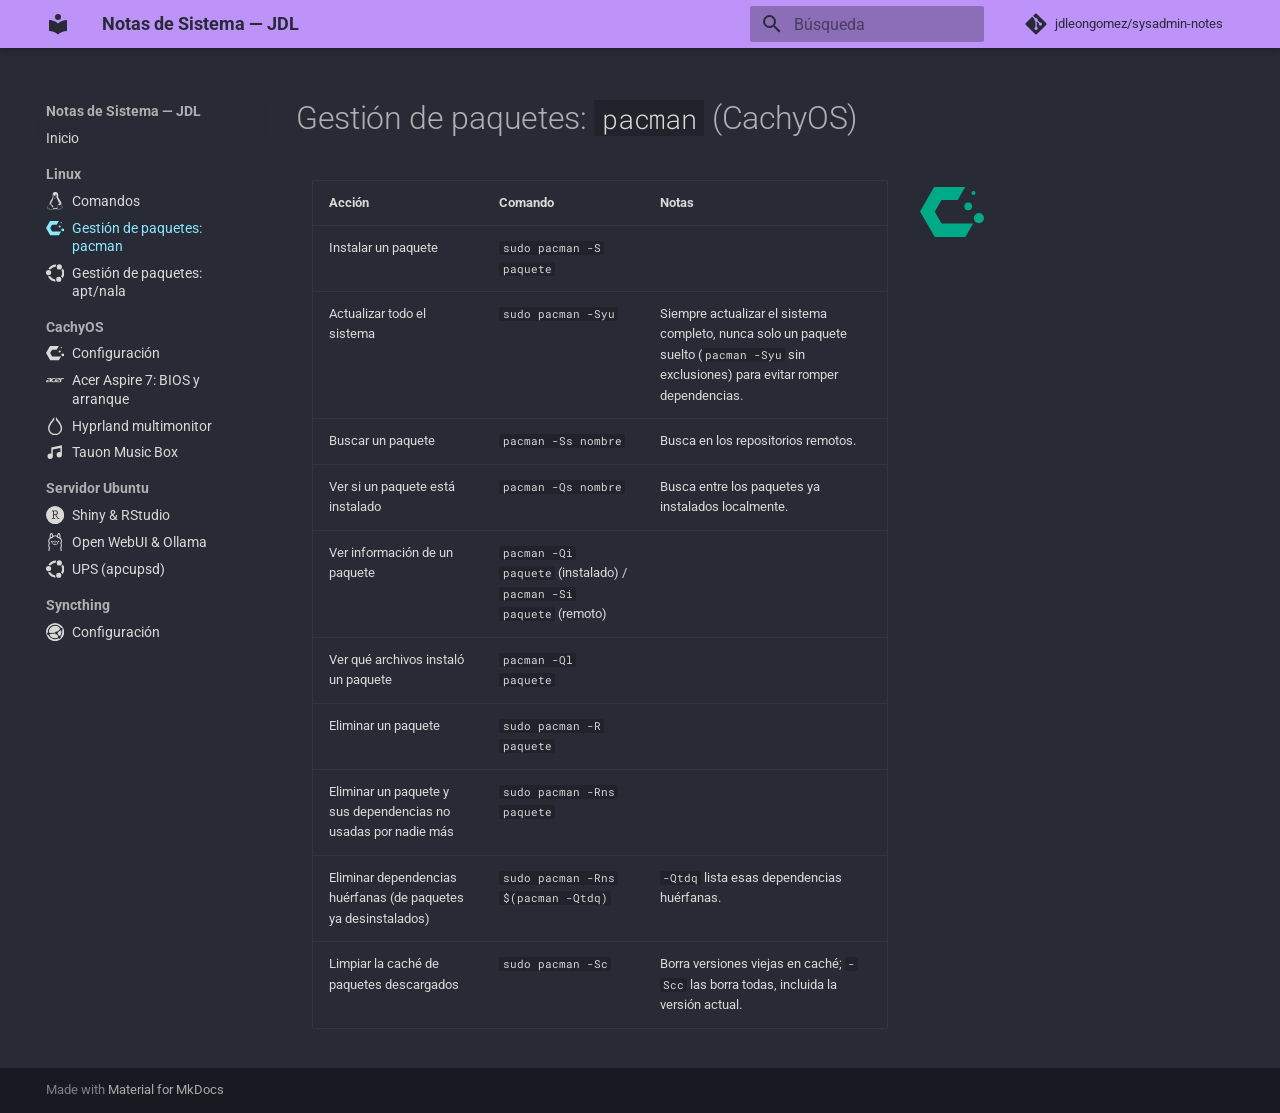
<file: linux/pacman/index.html>
<!doctype html>
<html lang="es" class="no-js">
  <head>
    
      <meta charset="utf-8">
      <meta name="viewport" content="width=device-width,initial-scale=1">
      
        <meta name="description" content="Notas personales para administrar servidor Ubuntu y PC CachyOS">
      
      
        <meta name="author" content="Juan David Leongómez">
      
      
      
        <link rel="prev" href="../comandos/">
      
      
        <link rel="next" href="../apt-nala/">
      
      
        
      
      
      <link rel="icon" href="../../assets/images/favicon.png">
      <meta name="generator" content="mkdocs-1.6.1, mkdocs-material-9.8.0">
    
    
      
        <title>Gestión de paquetes: pacman - Notas de Sistema — JDL</title>
      
    
    
      <link rel="stylesheet" href="../../assets/stylesheets/main.57a0d79d.min.css">
      
        
        <link rel="stylesheet" href="../../assets/stylesheets/palette.fb2fffe2.min.css">
      
      


    
    
      
    
    
      
        
        
        <link rel="preconnect" href="https://fonts.gstatic.com" crossorigin>
        <link rel="stylesheet" href="https://fonts.googleapis.com/css?family=Roboto:300,300i,400,400i,700,700i%7CRoboto+Mono:400,400i,700,700i&display=fallback">
        <style>:root{--md-text-font:"Roboto";--md-code-font:"Roboto Mono"}</style>
      
    
    
      <link rel="stylesheet" href="../../stylesheets/dracula.css">
    
    <script>__md_scope=new URL("../..",location),__md_hash=e=>[...e].reduce(((e,_)=>(e<<5)-e+_.charCodeAt(0)),0),__md_get=(e,_=localStorage,t=__md_scope)=>JSON.parse(_.getItem(t.pathname+"."+e)),__md_set=(e,_,t=localStorage,a=__md_scope)=>{try{t.setItem(a.pathname+"."+e,JSON.stringify(_))}catch(e){}}</script>
    
      

    
    
  </head>
  
  
    
    
      
    
    
    
    
    <body dir="ltr" data-md-color-scheme="dracula" data-md-color-primary="indigo" data-md-color-accent="indigo">
  
    
    <input class="md-toggle" data-md-toggle="drawer" type="checkbox" id="__drawer" autocomplete="off">
    <input class="md-toggle" data-md-toggle="search" type="checkbox" id="__search" autocomplete="off">
    <label class="md-overlay" for="__drawer"></label>
    <div data-md-component="skip">
      
        
        <a href="#gestion-de-paquetes-pacman-cachyos" class="md-skip">
          Saltar a contenido
        </a>
      
    </div>
    <div data-md-component="announce">
      
    </div>
    
    
      

  

<header class="md-header md-header--shadow" data-md-component="header">
  <nav class="md-header__inner md-grid" aria-label="Cabecera">
    <a href="../.." title="Notas de Sistema — JDL" class="md-header__button md-logo" aria-label="Notas de Sistema — JDL" data-md-component="logo">
      
  
  <svg xmlns="http://www.w3.org/2000/svg" viewBox="0 0 24 24"><path d="M12 8a3 3 0 0 0 3-3 3 3 0 0 0-3-3 3 3 0 0 0-3 3 3 3 0 0 0 3 3m0 3.54C9.64 9.35 6.5 8 3 8v11c3.5 0 6.64 1.35 9 3.54 2.36-2.19 5.5-3.54 9-3.54V8c-3.5 0-6.64 1.35-9 3.54"/></svg>

    </a>
    <label class="md-header__button md-icon" for="__drawer">
      
      <svg xmlns="http://www.w3.org/2000/svg" viewBox="0 0 24 24"><path d="M3 6h18v2H3zm0 5h18v2H3zm0 5h18v2H3z"/></svg>
    </label>
    <div class="md-header__title" data-md-component="header-title">
      <div class="md-header__ellipsis">
        <div class="md-header__topic">
          <span class="md-ellipsis">
            Notas de Sistema — JDL
          </span>
        </div>
        <div class="md-header__topic" data-md-component="header-topic">
          <span class="md-ellipsis">
            
              Gestión de paquetes: pacman
            
          </span>
        </div>
      </div>
    </div>
    
      
        <form class="md-header__option" data-md-component="palette">
  
    
    
    
    <input class="md-option" data-md-color-media="" data-md-color-scheme="dracula" data-md-color-primary="indigo" data-md-color-accent="indigo"  aria-hidden="true"  type="radio" name="__palette" id="__palette_0">
    
  
</form>
      
    
    
      <script>var palette=__md_get("__palette");if(palette&&palette.color){if("(prefers-color-scheme)"===palette.color.media){var media=matchMedia("(prefers-color-scheme: light)"),input=document.querySelector(media.matches?"[data-md-color-media='(prefers-color-scheme: light)']":"[data-md-color-media='(prefers-color-scheme: dark)']");palette.color.media=input.getAttribute("data-md-color-media"),palette.color.scheme=input.getAttribute("data-md-color-scheme"),palette.color.primary=input.getAttribute("data-md-color-primary"),palette.color.accent=input.getAttribute("data-md-color-accent")}for(var[key,value]of Object.entries(palette.color))document.body.setAttribute("data-md-color-"+key,value)}</script>
    
    
    
      
      
        <label class="md-header__button md-icon" for="__search">
          
          <svg xmlns="http://www.w3.org/2000/svg" viewBox="0 0 24 24"><path d="M9.5 3A6.5 6.5 0 0 1 16 9.5c0 1.61-.59 3.09-1.56 4.23l.27.27h.79l5 5-1.5 1.5-5-5v-.79l-.27-.27A6.52 6.52 0 0 1 9.5 16 6.5 6.5 0 0 1 3 9.5 6.5 6.5 0 0 1 9.5 3m0 2C7 5 5 7 5 9.5S7 14 9.5 14 14 12 14 9.5 12 5 9.5 5"/></svg>
        </label>
        <div class="md-search" data-md-component="search" role="dialog">
  <label class="md-search__overlay" for="__search"></label>
  <div class="md-search__inner" role="search">
    <form class="md-search__form" name="search">
      <input type="text" class="md-search__input" name="query" aria-label="Búsqueda" placeholder="Búsqueda" autocapitalize="off" autocorrect="off" autocomplete="off" spellcheck="false" data-md-component="search-query" required>
      <label class="md-search__icon md-icon" for="__search">
        
        <svg xmlns="http://www.w3.org/2000/svg" viewBox="0 0 24 24"><path d="M9.5 3A6.5 6.5 0 0 1 16 9.5c0 1.61-.59 3.09-1.56 4.23l.27.27h.79l5 5-1.5 1.5-5-5v-.79l-.27-.27A6.52 6.52 0 0 1 9.5 16 6.5 6.5 0 0 1 3 9.5 6.5 6.5 0 0 1 9.5 3m0 2C7 5 5 7 5 9.5S7 14 9.5 14 14 12 14 9.5 12 5 9.5 5"/></svg>
        
        <svg xmlns="http://www.w3.org/2000/svg" viewBox="0 0 24 24"><path d="M20 11v2H8l5.5 5.5-1.42 1.42L4.16 12l7.92-7.92L13.5 5.5 8 11z"/></svg>
      </label>
      <nav class="md-search__options" aria-label="Buscar">
        
        <button type="reset" class="md-search__icon md-icon" title="Limpiar" aria-label="Limpiar" tabindex="-1">
          
          <svg xmlns="http://www.w3.org/2000/svg" viewBox="0 0 24 24"><path d="M19 6.41 17.59 5 12 10.59 6.41 5 5 6.41 10.59 12 5 17.59 6.41 19 12 13.41 17.59 19 19 17.59 13.41 12z"/></svg>
        </button>
      </nav>
      
        <div class="md-search__suggest" data-md-component="search-suggest"></div>
      
    </form>
    <div class="md-search__output">
      <div class="md-search__scrollwrap" tabindex="0" data-md-scrollfix>
        <div class="md-search-result" data-md-component="search-result">
          <div class="md-search-result__meta">
            Inicializando búsqueda
          </div>
          <ol class="md-search-result__list" role="presentation"></ol>
        </div>
      </div>
    </div>
  </div>
</div>
      
    
    
      <div class="md-header__source">
        <a href="https://github.com/jdleongomez/sysadmin-notes" title="Ir al repositorio" class="md-source" data-md-component="source">
  <div class="md-source__icon md-icon">
    
    <svg xmlns="http://www.w3.org/2000/svg" viewBox="0 0 448 512"><!--! Font Awesome Free 7.1.0 by @fontawesome - https://fontawesome.com License - https://fontawesome.com/license/free (Icons: CC BY 4.0, Fonts: SIL OFL 1.1, Code: MIT License) Copyright 2025 Fonticons, Inc.--><path d="M439.6 236.1 244 40.5c-5.4-5.5-12.8-8.5-20.4-8.5s-15 3-20.4 8.4L162.5 81l51.5 51.5c27.1-9.1 52.7 16.8 43.4 43.7l49.7 49.7c34.2-11.8 61.2 31 35.5 56.7-26.5 26.5-70.2-2.9-56-37.3L240.3 199v121.9c25.3 12.5 22.3 41.8 9.1 55-6.4 6.4-15.2 10.1-24.3 10.1s-17.8-3.6-24.3-10.1c-17.6-17.6-11.1-46.9 11.2-56v-123c-20.8-8.5-24.6-30.7-18.6-45L142.6 101 8.5 235.1C3 240.6 0 247.9 0 255.5s3 15 8.5 20.4l195.6 195.7c5.4 5.4 12.7 8.4 20.4 8.4s15-3 20.4-8.4l194.7-194.7c5.4-5.4 8.4-12.8 8.4-20.4s-3-15-8.4-20.4"/></svg>
  </div>
  <div class="md-source__repository">
    jdleongomez/sysadmin-notes
  </div>
</a>
      </div>
    
  </nav>
  
</header>
    
    <div class="md-container" data-md-component="container">
      
      
        
          
        
      
      <main class="md-main" data-md-component="main">
        <div class="md-main__inner md-grid">
          
            
              
              <div class="md-sidebar md-sidebar--primary" data-md-component="sidebar" data-md-type="navigation" >
                <div class="md-sidebar__scrollwrap">
                  <div class="md-sidebar__inner">
                    



<nav class="md-nav md-nav--primary" aria-label="Navegación" data-md-level="0">
  <label class="md-nav__title" for="__drawer">
    <a href="../.." title="Notas de Sistema — JDL" class="md-nav__button md-logo" aria-label="Notas de Sistema — JDL" data-md-component="logo">
      
  
  <svg xmlns="http://www.w3.org/2000/svg" viewBox="0 0 24 24"><path d="M12 8a3 3 0 0 0 3-3 3 3 0 0 0-3-3 3 3 0 0 0-3 3 3 3 0 0 0 3 3m0 3.54C9.64 9.35 6.5 8 3 8v11c3.5 0 6.64 1.35 9 3.54 2.36-2.19 5.5-3.54 9-3.54V8c-3.5 0-6.64 1.35-9 3.54"/></svg>

    </a>
    Notas de Sistema — JDL
  </label>
  
    <div class="md-nav__source">
      <a href="https://github.com/jdleongomez/sysadmin-notes" title="Ir al repositorio" class="md-source" data-md-component="source">
  <div class="md-source__icon md-icon">
    
    <svg xmlns="http://www.w3.org/2000/svg" viewBox="0 0 448 512"><!--! Font Awesome Free 7.1.0 by @fontawesome - https://fontawesome.com License - https://fontawesome.com/license/free (Icons: CC BY 4.0, Fonts: SIL OFL 1.1, Code: MIT License) Copyright 2025 Fonticons, Inc.--><path d="M439.6 236.1 244 40.5c-5.4-5.5-12.8-8.5-20.4-8.5s-15 3-20.4 8.4L162.5 81l51.5 51.5c27.1-9.1 52.7 16.8 43.4 43.7l49.7 49.7c34.2-11.8 61.2 31 35.5 56.7-26.5 26.5-70.2-2.9-56-37.3L240.3 199v121.9c25.3 12.5 22.3 41.8 9.1 55-6.4 6.4-15.2 10.1-24.3 10.1s-17.8-3.6-24.3-10.1c-17.6-17.6-11.1-46.9 11.2-56v-123c-20.8-8.5-24.6-30.7-18.6-45L142.6 101 8.5 235.1C3 240.6 0 247.9 0 255.5s3 15 8.5 20.4l195.6 195.7c5.4 5.4 12.7 8.4 20.4 8.4s15-3 20.4-8.4l194.7-194.7c5.4-5.4 8.4-12.8 8.4-20.4s-3-15-8.4-20.4"/></svg>
  </div>
  <div class="md-source__repository">
    jdleongomez/sysadmin-notes
  </div>
</a>
    </div>
  
  <ul class="md-nav__list" data-md-scrollfix>
    
      
      
  
  
  
  
    <li class="md-nav__item">
      <a href="../.." class="md-nav__link">
        
  
  
  <span class="md-ellipsis">
    
  
    Inicio
  

    
  </span>
  
  

      </a>
    </li>
  

    
      
      
  
  
    
  
  
  
    
    
    
    
      
        
        
      
    
    
    <li class="md-nav__item md-nav__item--active md-nav__item--section md-nav__item--nested">
      
        
        
        <input class="md-nav__toggle md-toggle " type="checkbox" id="__nav_2" checked>
        
          
          <label class="md-nav__link" for="__nav_2" id="__nav_2_label" tabindex="">
            
  
  
  <span class="md-ellipsis">
    
  
    Linux
  

    
  </span>
  
  

            <span class="md-nav__icon md-icon"></span>
          </label>
        
        <nav class="md-nav" data-md-level="1" aria-labelledby="__nav_2_label" aria-expanded="true">
          <label class="md-nav__title" for="__nav_2">
            <span class="md-nav__icon md-icon"></span>
            
  
    Linux
  

          </label>
          <ul class="md-nav__list" data-md-scrollfix>
            
              
                
  
  
  
  
    <li class="md-nav__item">
      <a href="../comandos/" class="md-nav__link">
        
  
  
    <svg xmlns="http://www.w3.org/2000/svg" viewBox="0 0 24 24"><path d="M12.504 0q-.232 0-.48.021c-4.226.333-3.105 4.807-3.17 6.298-.076 1.092-.3 1.953-1.05 3.02-.885 1.051-2.127 2.75-2.716 4.521-.278.832-.41 1.684-.287 2.489a.4.4 0 0 0-.11.135c-.26.268-.45.6-.663.839-.199.199-.485.267-.797.4-.313.136-.658.269-.864.68-.09.189-.136.394-.132.602 0 .199.027.4.055.536.058.399.116.728.04.97-.249.68-.28 1.145-.106 1.484.174.334.535.47.94.601.81.2 1.91.135 2.774.6.926.466 1.866.67 2.616.47.526-.116.97-.464 1.208-.946.587-.003 1.23-.269 2.26-.334.699-.058 1.574.267 2.577.2.025.134.063.198.114.333l.003.003c.391.778 1.113 1.132 1.884 1.071s1.592-.536 2.257-1.306c.631-.765 1.683-1.084 2.378-1.503.348-.199.629-.469.649-.853.023-.4-.2-.811-.714-1.376v-.097l-.003-.003c-.17-.2-.25-.535-.338-.926-.085-.401-.182-.786-.492-1.046h-.003c-.059-.054-.123-.067-.188-.135a.36.36 0 0 0-.19-.064c.431-1.278.264-2.55-.173-3.694-.533-1.41-1.465-2.638-2.175-3.483-.796-1.005-1.576-1.957-1.56-3.368.026-2.152.236-6.133-3.544-6.139m.529 3.405h.013c.213 0 .396.062.584.198.19.135.33.332.438.533.105.259.158.459.166.724 0-.02.006-.04.006-.06v.105l-.004-.021-.004-.024a1.8 1.8 0 0 1-.15.706.95.95 0 0 1-.213.335 1 1 0 0 0-.088-.042c-.104-.045-.198-.064-.284-.133a1.3 1.3 0 0 0-.22-.066c.05-.06.146-.133.183-.198q.08-.193.088-.402v-.02a1.2 1.2 0 0 0-.061-.4c-.045-.134-.101-.2-.183-.333-.084-.066-.167-.132-.267-.132h-.016c-.093 0-.176.03-.262.132a.8.8 0 0 0-.205.334 1.2 1.2 0 0 0-.09.4v.019q.002.134.02.267c-.193-.067-.438-.135-.607-.202a2 2 0 0 1-.018-.2v-.02a1.8 1.8 0 0 1 .15-.768 1.08 1.08 0 0 1 .43-.533 1 1 0 0 1 .594-.2zm-2.962.059h.036c.142 0 .27.048.399.135.146.129.264.288.344.465.09.199.14.4.153.667v.004c.007.134.006.2-.002.266v.08c-.03.007-.056.018-.083.024-.152.055-.274.135-.393.2q.018-.136.003-.267v-.015c-.012-.133-.04-.2-.082-.333a.6.6 0 0 0-.166-.267.25.25 0 0 0-.183-.064h-.021c-.071.006-.13.04-.186.132a.55.55 0 0 0-.12.27 1 1 0 0 0-.023.33v.015c.012.135.037.2.08.334.046.134.098.2.166.268q.014.014.034.024c-.07.057-.117.07-.176.136a.3.3 0 0 1-.131.068 2.6 2.6 0 0 1-.275-.402 1.8 1.8 0 0 1-.155-.667 1.8 1.8 0 0 1 .08-.668 1.4 1.4 0 0 1 .283-.535c.128-.133.26-.2.418-.2m1.37 1.706c.332 0 .733.065 1.216.399.293.2.523.269 1.052.468h.003c.255.136.405.266.478.399v-.131a.57.57 0 0 1 .016.47c-.123.31-.516.643-1.063.842v.002c-.268.135-.501.333-.775.465-.276.135-.588.292-1.012.267a1.1 1.1 0 0 1-.448-.067 4 4 0 0 1-.322-.198c-.195-.135-.363-.332-.612-.465v-.005h-.005c-.4-.246-.616-.512-.686-.71q-.104-.403.193-.6c.224-.135.38-.271.483-.336.104-.074.143-.102.176-.131h.002v-.003c.169-.202.436-.47.839-.601.139-.036.294-.065.466-.065zm2.8 2.142c.358 1.417 1.196 3.475 1.735 4.473.286.534.855 1.659 1.102 3.024.156-.005.33.018.513.064.646-1.671-.546-3.467-1.089-3.966-.22-.2-.232-.335-.123-.335.59.534 1.365 1.572 1.646 2.757.13.535.16 1.104.021 1.67.067.028.135.06.205.067 1.032.534 1.413.938 1.23 1.537v-.043c-.06-.003-.12 0-.18 0h-.016c.151-.467-.182-.825-1.065-1.224-.915-.4-1.646-.336-1.77.465-.008.043-.013.066-.018.135-.068.023-.139.053-.209.064-.43.268-.662.669-.793 1.187-.13.533-.17 1.156-.205 1.869v.003c-.02.334-.17.838-.319 1.35-1.5 1.072-3.58 1.538-5.348.334a2.7 2.7 0 0 0-.402-.533 1.5 1.5 0 0 0-.275-.333c.182 0 .338-.03.465-.067a.62.62 0 0 0 .314-.334c.108-.267 0-.697-.345-1.163s-.931-.995-1.788-1.521c-.63-.4-.986-.87-1.15-1.396-.165-.534-.143-1.085-.015-1.645.245-1.07.873-2.11 1.274-2.763.107-.065.037.135-.408.974-.396.751-1.14 2.497-.122 3.854a8.1 8.1 0 0 1 .647-2.876c.564-1.278 1.743-3.504 1.836-5.268.048.036.217.135.289.202.218.133.38.333.59.465.21.201.477.335.876.335q.058.005.11.006c.412 0 .73-.134.997-.268.29-.134.52-.334.74-.4h.005c.467-.135.835-.402 1.044-.7zm2.185 8.958c.037.6.343 1.245.882 1.377.588.134 1.434-.333 1.791-.765l.211-.01c.315-.007.577.01.847.268l.003.003c.208.199.305.53.391.876.085.4.154.78.409 1.066.486.527.645.906.636 1.14l.003-.007v.018l-.003-.012c-.015.262-.185.396-.498.595-.63.401-1.746.712-2.457 1.57-.618.737-1.37 1.14-2.036 1.191-.664.053-1.237-.2-1.574-.898l-.005-.003c-.21-.4-.12-1.025.056-1.69.176-.668.428-1.344.463-1.897.037-.714.076-1.335.195-1.814.12-.465.308-.797.641-.984l.045-.022zm-10.814.049h.01q.08 0 .157.014c.376.055.706.333 1.023.752l.91 1.664.003.003c.243.533.754 1.064 1.189 1.637.434.598.77 1.131.729 1.57v.006c-.057.744-.48 1.148-1.125 1.294-.645.135-1.52.002-2.395-.464-.968-.536-2.118-.469-2.857-.602q-.553-.1-.723-.4c-.11-.2-.113-.602.123-1.23v-.004l.002-.003c.117-.334.03-.752-.027-1.118-.055-.401-.083-.71.043-.94.16-.334.396-.4.69-.533.294-.135.64-.202.915-.47h.002v-.002c.256-.268.445-.601.668-.838.19-.201.38-.336.663-.336m7.159-9.074c-.435.201-.945.535-1.488.535-.542 0-.97-.267-1.28-.466-.154-.134-.28-.268-.373-.335-.164-.134-.144-.333-.074-.333.109.016.129.134.199.2.096.066.215.2.36.333.292.2.68.467 1.167.467.485 0 1.053-.267 1.398-.466.195-.135.445-.334.648-.467.156-.136.149-.267.279-.267.128.016.034.134-.147.332a8 8 0 0 1-.69.468zm-1.082-1.583V5.64c-.006-.02.013-.042.029-.05.074-.043.18-.027.26.004.063 0 .16.067.15.135-.006.049-.085.066-.135.066-.055 0-.092-.043-.141-.068-.052-.018-.146-.008-.163-.065m-.551 0c-.02.058-.113.049-.166.066-.047.025-.086.068-.14.068-.05 0-.13-.02-.136-.068-.01-.066.088-.133.15-.133.08-.031.184-.047.259-.005.019.009.036.03.03.05v.02h.003z"/></svg>
  
  <span class="md-ellipsis">
    
  
    Comandos
  

    
  </span>
  
  

      </a>
    </li>
  

              
            
              
                
  
  
    
  
  
  
    <li class="md-nav__item md-nav__item--active">
      
      <input class="md-nav__toggle md-toggle" type="checkbox" id="__toc">
      
      
        
      
      
      <a href="./" class="md-nav__link md-nav__link--active">
        
  
  
    <svg viewBox="0 0 24 24" xmlns="http://www.w3.org/2000/svg"><path d="M5.301 2.646 0 11.771l5.541 9.583h11.486l2.904-5.017H8.102l-2.56-4.429L8.067 7.54h6.063l2.83-4.893ZM20.058 4.12a.748.748 0 0 0 0 1.496.748.748 0 0 0 0-1.496m-1.983 4.303a1.45 1.45 0 0 0 0 2.9 1.45 1.45 0 0 0 0-2.9m4.02 3.98a1.904 1.904 0 0 0 0 3.809 1.904 1.904 0 0 0 0-3.81"/></svg>
  
  <span class="md-ellipsis">
    
  
    Gestión de paquetes: pacman
  

    
  </span>
  
  

      </a>
      
    </li>
  

              
            
              
                
  
  
  
  
    <li class="md-nav__item">
      <a href="../apt-nala/" class="md-nav__link">
        
  
  
    <svg xmlns="http://www.w3.org/2000/svg" viewBox="0 0 24 24"><path d="M17.61.455a3.41 3.41 0 0 0-3.41 3.41 3.41 3.41 0 0 0 3.41 3.41 3.41 3.41 0 0 0 3.41-3.41 3.41 3.41 0 0 0-3.41-3.41M12.92.8C8.923.777 5.137 2.941 3.148 6.451a5 5 0 0 1 .26-.007 4.9 4.9 0 0 1 2.585.737A8.32 8.32 0 0 1 12.688 3.6 4.94 4.94 0 0 1 13.723.834 11 11 0 0 0 12.92.8m9.226 4.994a4.9 4.9 0 0 1-1.918 2.246 8.36 8.36 0 0 1-.273 8.303 4.9 4.9 0 0 1 1.632 2.54 11.16 11.16 0 0 0 .559-13.089M3.41 7.932A3.41 3.41 0 0 0 0 11.342a3.41 3.41 0 0 0 3.41 3.409 3.41 3.41 0 0 0 3.41-3.41 3.41 3.41 0 0 0-3.41-3.41zm2.027 7.866a4.9 4.9 0 0 1-2.915.358 11.1 11.1 0 0 0 7.991 6.698 11.2 11.2 0 0 0 2.422.249 4.88 4.88 0 0 1-.999-2.85 9 9 0 0 1-.836-.136 8.3 8.3 0 0 1-5.663-4.32zm11.405.928a3.41 3.41 0 0 0-3.41 3.41 3.41 3.41 0 0 0 3.41 3.41 3.41 3.41 0 0 0 3.41-3.41 3.41 3.41 0 0 0-3.41-3.41"/></svg>
  
  <span class="md-ellipsis">
    
  
    Gestión de paquetes: apt/nala
  

    
  </span>
  
  

      </a>
    </li>
  

              
            
          </ul>
        </nav>
      
    </li>
  

    
      
      
  
  
  
  
    
    
    
    
      
        
        
      
    
    
    <li class="md-nav__item md-nav__item--section md-nav__item--nested">
      
        
        
        <input class="md-nav__toggle md-toggle " type="checkbox" id="__nav_3" >
        
          
          <label class="md-nav__link" for="__nav_3" id="__nav_3_label" tabindex="">
            
  
  
  <span class="md-ellipsis">
    
  
    CachyOS
  

    
  </span>
  
  

            <span class="md-nav__icon md-icon"></span>
          </label>
        
        <nav class="md-nav" data-md-level="1" aria-labelledby="__nav_3_label" aria-expanded="false">
          <label class="md-nav__title" for="__nav_3">
            <span class="md-nav__icon md-icon"></span>
            
  
    CachyOS
  

          </label>
          <ul class="md-nav__list" data-md-scrollfix>
            
              
                
  
  
  
  
    <li class="md-nav__item">
      <a href="../../cachyos/configuracion/" class="md-nav__link">
        
  
  
    <svg viewBox="0 0 24 24" xmlns="http://www.w3.org/2000/svg"><path d="M5.301 2.646 0 11.771l5.541 9.583h11.486l2.904-5.017H8.102l-2.56-4.429L8.067 7.54h6.063l2.83-4.893ZM20.058 4.12a.748.748 0 0 0 0 1.496.748.748 0 0 0 0-1.496m-1.983 4.303a1.45 1.45 0 0 0 0 2.9 1.45 1.45 0 0 0 0-2.9m4.02 3.98a1.904 1.904 0 0 0 0 3.809 1.904 1.904 0 0 0 0-3.81"/></svg>
  
  <span class="md-ellipsis">
    
  
    Configuración
  

    
  </span>
  
  

      </a>
    </li>
  

              
            
              
                
  
  
  
  
    <li class="md-nav__item">
      <a href="../../cachyos/acer-aspire-bios/" class="md-nav__link">
        
  
  
    <svg xmlns="http://www.w3.org/2000/svg" viewBox="0 0 24 24"><path d="M23.943 9.364c-.085-.113-.17-.198-.595-.226-.113 0-.453-.029-1.048-.029-1.56 0-2.636.482-3.175 1.417.142-.935-.765-1.417-2.749-1.417-2.324 0-3.798.935-4.393 2.834-.226.709-.226 1.276-.056 1.73h-.567c-.425.027-.992.056-1.36.056-.85 0-1.39-.142-1.588-.425-.17-.255-.17-.737.057-1.446.368-1.162 1.247-1.672 2.664-1.672.737 0 1.445.085 1.445.085.085 0 .142-.113.142-.198l-.028-.085-.057-.397c-.028-.255-.227-.397-.567-.453-.311-.029-.567-.029-.907-.029h-.028c-1.842 0-3.146.624-3.854 1.814.255-1.219-.596-1.814-2.551-1.814-1.105 0-1.9.029-2.353.085-.368.057-.595.199-.68.454l-.17.51c-.028.085.029.142.142.142.085 0 .425-.057.992-.086a25 25 0 0 1 1.672-.085c1.077 0 1.559.284 1.389.822-.029.114-.114.199-.255.227-1.02.17-1.842.284-2.438.369-1.7.226-2.692.736-2.947 1.587-.369 1.162.538 1.728 2.72 1.728 1.078 0 2.013-.056 2.75-.198.425-.085.652-.17.737-.453l.396-1.304c-.028 1.304.85 1.955 2.721 1.955.794 0 1.559-.028 1.927-.085.369-.056.567-.141.652-.425l.085-.396c.397.623 1.276.935 2.608.935 1.417 0 2.239-.029 2.465-.114a.52.52 0 0 0 .369-.311l.028-.085.17-.539c.029-.085-.028-.142-.142-.142l-.906.057c-.596.029-1.077.057-1.418.057-.651 0-1.076-.057-1.332-.142-.368-.142-.538-.397-.51-.822l2.863-.368c1.275-.17 2.154-.567 2.579-1.19l-.992 3.315c-.028.057 0 .114.028.142.029.028.085.057.199.057h1.19c.198 0 .283-.114.312-.199l1.048-3.656c.142-.481.567-.708 1.36-.708.71 0 1.22 0 1.56.028h.028c.057 0 .17-.028.255-.17l.17-.51c0-.085 0-.17-.057-.227M4.841 13.73c-.368.057-.907.085-1.587.085-1.219 0-1.729-.255-1.587-.737.113-.34.425-.567.935-.624l2.75-.368zm12.669-2.95q-.17.553-1.616.766l-2.295.311.056-.198c.199-.624.454-1.02.794-1.247q.51-.34 1.7-.34c1.05.028 1.503.255 1.36.708Z"/></svg>
  
  <span class="md-ellipsis">
    
  
    Acer Aspire 7: BIOS y arranque
  

    
  </span>
  
  

      </a>
    </li>
  

              
            
              
                
  
  
  
  
    <li class="md-nav__item">
      <a href="../../cachyos/hyprland-multimonitor/" class="md-nav__link">
        
  
  
    <svg xmlns="http://www.w3.org/2000/svg" viewBox="0 0 24 24"><path d="M13.1.001c.07.075.116.112.147.158.57.842 1.13 1.69 1.708 2.527.333.482.687.949 1.042 1.414.343.451.706.887 1.05 1.338.397.522.8 1.04 1.169 1.582.473.693.95 1.388 1.359 2.118.348.622.626 1.285.892 1.948.188.47.314.965.449 1.454.062.226.08.466.116.7.045.285.121.57.126.857.012.747.077 1.496-.053 2.239a9.2 9.2 0 0 1-.74 2.36c-.36.765-.798 1.472-1.333 2.125-.485.592-1.054 1.081-1.67 1.53a7.6 7.6 0 0 1-1.438.83c-.458.2-.93.36-1.415.495-1.096.305-2.208.372-3.327.294-.675-.048-1.357-.13-2-.373-.528-.2-1.06-.397-1.566-.646a6.5 6.5 0 0 1-1.13-.719c-.46-.36-.91-.742-1.308-1.167a8 8 0 0 1-.94-1.258 11.4 11.4 0 0 1-.77-1.47c-.239-.545-.393-1.12-.518-1.71-.195-.916-.132-1.833-.092-2.747.022-.525.161-1.05.294-1.564.14-.54.31-1.078.515-1.598s.444-1.032.718-1.52c.343-.613.722-1.207 1.112-1.79.354-.531.737-1.043 1.122-1.552.31-.41.647-.799.961-1.206.317-.412.622-.833.93-1.252.324-.444.651-.887.965-1.339.398-.573.78-1.156 1.175-1.731.057-.082.139-.148.208-.22L10.9.13c.003.063.009.126.009.19 0 .938.005 1.876-.006 2.815a.83.83 0 0 1-.133.408c-.303.48-.613.956-.94 1.419-.31.438-.646.86-.97 1.289q-.4.53-.803 1.058c-.187.244-.383.482-.566.729-.255.346-.511.693-.75 1.051-.287.432-.57.869-.827 1.318-.185.322-.33.667-.485 1.004a5 5 0 0 0-.227.576c-.11.348-.199.702-.309 1.05-.31.978-.245 1.983-.175 2.977.035.504.217 1.003.37 1.493.215.686.582 1.294.997 1.88q.424.601.967 1.082c.3.263.624.505.965.71.388.233.792.456 1.216.609.453.163.93.285 1.408.345.567.072 1.146.056 1.72.083.532.025 1.049-.081 1.566-.183.656-.129 1.255-.412 1.838-.722.697-.37 1.283-.896 1.796-1.488.524-.605.964-1.285 1.244-2.032.296-.787.542-1.603.505-2.468-.02-.468.005-.94-.038-1.404-.032-.343-.129-.682-.22-1.016a12 12 0 0 0-.362-1.167c-.146-.378-.333-.74-.517-1.102a12 12 0 0 0-.523-.943 17 17 0 0 0-.737-1.085c-.394-.53-.81-1.045-1.209-1.572a93 93 0 0 1-1.382-1.866c-.389-.542-.76-1.098-1.13-1.653a.6.6 0 0 1-.108-.311c-.008-1.016-.005-2.031-.005-3.047 0-.034.009-.068.02-.158z"/></svg>
  
  <span class="md-ellipsis">
    
  
    Hyprland multimonitor
  

    
  </span>
  
  

      </a>
    </li>
  

              
            
              
                
  
  
  
  
    <li class="md-nav__item">
      <a href="../../cachyos/tauon/" class="md-nav__link">
        
  
  
    <svg xmlns="http://www.w3.org/2000/svg" viewBox="0 0 24 24"><path d="M21 3v12.5a3.5 3.5 0 0 1-3.5 3.5 3.5 3.5 0 0 1-3.5-3.5 3.5 3.5 0 0 1 3.5-3.5c.54 0 1.05.12 1.5.34V6.47L9 8.6v8.9A3.5 3.5 0 0 1 5.5 21 3.5 3.5 0 0 1 2 17.5 3.5 3.5 0 0 1 5.5 14c.54 0 1.05.12 1.5.34V6z"/></svg>
  
  <span class="md-ellipsis">
    
  
    Tauon Music Box
  

    
  </span>
  
  

      </a>
    </li>
  

              
            
          </ul>
        </nav>
      
    </li>
  

    
      
      
  
  
  
  
    
    
    
    
      
        
        
      
    
    
    <li class="md-nav__item md-nav__item--section md-nav__item--nested">
      
        
        
        <input class="md-nav__toggle md-toggle " type="checkbox" id="__nav_4" >
        
          
          <label class="md-nav__link" for="__nav_4" id="__nav_4_label" tabindex="">
            
  
  
  <span class="md-ellipsis">
    
  
    Servidor Ubuntu
  

    
  </span>
  
  

            <span class="md-nav__icon md-icon"></span>
          </label>
        
        <nav class="md-nav" data-md-level="1" aria-labelledby="__nav_4_label" aria-expanded="false">
          <label class="md-nav__title" for="__nav_4">
            <span class="md-nav__icon md-icon"></span>
            
  
    Servidor Ubuntu
  

          </label>
          <ul class="md-nav__list" data-md-scrollfix>
            
              
                
  
  
  
  
    <li class="md-nav__item">
      <a href="../../ubuntu-server/shiny-rstudio/" class="md-nav__link">
        
  
  
    <svg xmlns="http://www.w3.org/2000/svg" viewBox="0 0 24 24"><path d="M12.178.002a12 12 0 0 0-8.662 3.515 12 12 0 0 0 0 16.97 12 12 0 0 0 16.97 0 12 12 0 0 0 0-16.97A12 12 0 0 0 12.179.002zM7.77 5.995c.562.128 1.05.217 1.663.217.921 0 1.863-.217 2.786-.217 1.79 0 3.45.814 3.45 2.8 0 1.54-.921 2.517-2.35 2.93l2.788 4.107h1.301v1.01h-1.986l-3.293-4.934h-1.757v3.924h1.718v1.01H7.77v-1.01h1.483V7.134L7.77 6.951v-.957zm4.466 1.012c-.596 0-1.213.053-1.864.127v3.798l.941.02c2.298.034 3.183-.85 3.183-2.026 0-1.376-.997-1.919-2.26-1.919"/></svg>
  
  <span class="md-ellipsis">
    
  
    Shiny & RStudio
  

    
  </span>
  
  

      </a>
    </li>
  

              
            
              
                
  
  
  
  
    <li class="md-nav__item">
      <a href="../../ubuntu-server/open-webui-ollama/" class="md-nav__link">
        
  
  
    <svg xmlns="http://www.w3.org/2000/svg" viewBox="0 0 24 24"><path d="M16.361 10.26a.9.9 0 0 0-.558.47l-.072.148.001.207c0 .193.004.217.059.353.076.193.152.312.291.448.24.238.51.3.872.205a.86.86 0 0 0 .517-.436.75.75 0 0 0 .08-.498c-.064-.453-.33-.782-.724-.897a1.1 1.1 0 0 0-.466 0m-9.203.005c-.305.096-.533.32-.65.639a1.2 1.2 0 0 0-.06.52c.057.309.31.59.598.667.362.095.632.033.872-.205.14-.136.215-.255.291-.448.055-.136.059-.16.059-.353l.001-.207-.072-.148a.9.9 0 0 0-.565-.472 1 1 0 0 0-.474.007m4.184 2c-.131.071-.223.25-.195.383.031.143.157.288.353.407.105.063.112.072.117.136.004.038-.01.146-.029.243-.02.094-.036.194-.036.222.002.074.07.195.143.253.064.052.076.054.255.059.164.005.198.001.264-.03.169-.082.212-.234.15-.525-.052-.243-.042-.28.087-.355.137-.08.281-.219.324-.314a.365.365 0 0 0-.175-.48.4.4 0 0 0-.181-.033c-.126 0-.207.03-.355.124l-.085.053-.053-.032c-.219-.13-.259-.145-.391-.143a.4.4 0 0 0-.193.032m.39-2.195c-.373.036-.475.05-.654.086a4.5 4.5 0 0 0-.951.328c-.94.46-1.589 1.226-1.787 2.114-.04.176-.045.234-.045.53 0 .294.005.357.043.524.264 1.16 1.332 2.017 2.714 2.173.3.033 1.596.033 1.896 0 1.11-.125 2.064-.727 2.493-1.571.114-.226.169-.372.22-.602.039-.167.044-.23.044-.523 0-.297-.005-.355-.045-.531-.288-1.29-1.539-2.304-3.072-2.497a7 7 0 0 0-.855-.031zm.645.937a3.3 3.3 0 0 1 1.44.514c.223.148.537.458.671.662.166.251.26.508.303.82.02.143.01.251-.043.482-.08.345-.332.705-.672.957a3 3 0 0 1-.689.348c-.382.122-.632.144-1.525.138-.582-.006-.686-.01-.853-.042q-.856-.16-1.35-.68c-.264-.28-.385-.535-.45-.946-.03-.192.025-.509.137-.776.136-.326.488-.73.836-.963.403-.269.934-.46 1.422-.512.187-.02.586-.02.773-.002m-5.503-11a1.65 1.65 0 0 0-.683.298C5.617.74 5.173 1.666 4.985 2.819c-.07.436-.119 1.04-.119 1.503 0 .544.064 1.24.155 1.721.02.107.031.202.023.208l-.187.152a5.3 5.3 0 0 0-.949 1.02 5.5 5.5 0 0 0-.94 2.339 6.6 6.6 0 0 0-.023 1.357c.091.78.325 1.438.727 2.04l.13.195-.037.064c-.269.452-.498 1.105-.605 1.732-.084.496-.095.629-.095 1.294 0 .67.009.803.088 1.266.095.555.288 1.143.503 1.534.071.128.243.393.264.407.007.003-.014.067-.046.141a7.4 7.4 0 0 0-.548 1.873 5 5 0 0 0-.071.991c0 .56.031.832.148 1.279L3.42 24h1.478l-.05-.091c-.297-.552-.325-1.575-.068-2.597.117-.472.25-.819.498-1.296l.148-.29v-.177c0-.165-.003-.184-.057-.293a.9.9 0 0 0-.194-.25 1.7 1.7 0 0 1-.385-.543c-.424-.92-.506-2.286-.208-3.451.124-.486.329-.918.544-1.154a.8.8 0 0 0 .223-.531c0-.195-.07-.355-.224-.522a3.14 3.14 0 0 1-.817-1.729c-.14-.96.114-2.005.69-2.834.563-.814 1.353-1.336 2.237-1.475.199-.033.57-.028.776.01.226.04.367.028.512-.041.179-.085.268-.19.374-.431.093-.215.165-.333.36-.576.234-.29.46-.489.822-.729.413-.27.884-.467 1.352-.561.17-.035.25-.04.569-.04s.398.005.569.04a4.07 4.07 0 0 1 1.914.997c.117.109.398.457.488.602.034.057.095.177.132.267.105.241.195.346.374.43.14.068.286.082.503.045.343-.058.607-.053.943.016 1.144.23 2.14 1.173 2.581 2.437.385 1.108.276 2.267-.296 3.153-.097.15-.193.27-.333.419-.301.322-.301.722-.001 1.053.493.539.801 1.866.708 3.036-.062.772-.26 1.463-.533 1.854a2 2 0 0 1-.224.258.9.9 0 0 0-.194.25c-.054.109-.057.128-.057.293v.178l.148.29c.248.476.38.823.498 1.295.253 1.008.231 2.01-.059 2.581a1 1 0 0 0-.044.098c0 .006.329.009.732.009h.73l.02-.074.036-.134c.019-.076.057-.3.088-.516a9 9 0 0 0 0-1.258c-.11-.875-.295-1.57-.597-2.226-.032-.074-.053-.138-.046-.141a1.4 1.4 0 0 0 .108-.152c.376-.569.607-1.284.724-2.228.031-.26.031-1.378 0-1.628-.083-.645-.182-1.082-.348-1.525a6 6 0 0 0-.329-.7l-.038-.064.131-.194c.402-.604.636-1.262.727-2.04a6.6 6.6 0 0 0-.024-1.358 5.5 5.5 0 0 0-.939-2.339 5.3 5.3 0 0 0-.95-1.02l-.186-.152a.7.7 0 0 1 .023-.208c.208-1.087.201-2.443-.017-3.503-.19-.924-.535-1.658-.98-2.082-.354-.338-.716-.482-1.15-.455-.996.059-1.8 1.205-2.116 3.01a7 7 0 0 0-.097.726c0 .036-.007.066-.015.066a1 1 0 0 1-.149-.078A4.86 4.86 0 0 0 12 3.03c-.832 0-1.687.243-2.456.698a1 1 0 0 1-.148.078c-.008 0-.015-.03-.015-.066a7 7 0 0 0-.097-.725C8.997 1.392 8.337.319 7.46.048a2 2 0 0 0-.585-.041Zm.293 1.402c.248.197.523.759.682 1.388.03.113.06.244.069.292.007.047.026.152.041.233.067.365.098.76.102 1.24l.002.475-.12.175-.118.178h-.278c-.324 0-.646.041-.954.124l-.238.06c-.033.007-.038-.003-.057-.144a8.4 8.4 0 0 1 .016-2.323c.124-.788.413-1.501.696-1.711.067-.05.079-.049.157.013m9.825-.012c.17.126.358.46.498.888.28.854.36 2.028.212 3.145-.019.14-.024.151-.057.144l-.238-.06a3.7 3.7 0 0 0-.954-.124h-.278l-.119-.178-.119-.175.002-.474c.004-.669.066-1.19.214-1.772.157-.623.434-1.185.68-1.382.078-.062.09-.063.159-.012"/></svg>
  
  <span class="md-ellipsis">
    
  
    Open WebUI & Ollama
  

    
  </span>
  
  

      </a>
    </li>
  

              
            
              
                
  
  
  
  
    <li class="md-nav__item">
      <a href="../../ubuntu-server/apcupsd/" class="md-nav__link">
        
  
  
    <svg xmlns="http://www.w3.org/2000/svg" viewBox="0 0 24 24"><path d="M17.61.455a3.41 3.41 0 0 0-3.41 3.41 3.41 3.41 0 0 0 3.41 3.41 3.41 3.41 0 0 0 3.41-3.41 3.41 3.41 0 0 0-3.41-3.41M12.92.8C8.923.777 5.137 2.941 3.148 6.451a5 5 0 0 1 .26-.007 4.9 4.9 0 0 1 2.585.737A8.32 8.32 0 0 1 12.688 3.6 4.94 4.94 0 0 1 13.723.834 11 11 0 0 0 12.92.8m9.226 4.994a4.9 4.9 0 0 1-1.918 2.246 8.36 8.36 0 0 1-.273 8.303 4.9 4.9 0 0 1 1.632 2.54 11.16 11.16 0 0 0 .559-13.089M3.41 7.932A3.41 3.41 0 0 0 0 11.342a3.41 3.41 0 0 0 3.41 3.409 3.41 3.41 0 0 0 3.41-3.41 3.41 3.41 0 0 0-3.41-3.41zm2.027 7.866a4.9 4.9 0 0 1-2.915.358 11.1 11.1 0 0 0 7.991 6.698 11.2 11.2 0 0 0 2.422.249 4.88 4.88 0 0 1-.999-2.85 9 9 0 0 1-.836-.136 8.3 8.3 0 0 1-5.663-4.32zm11.405.928a3.41 3.41 0 0 0-3.41 3.41 3.41 3.41 0 0 0 3.41 3.41 3.41 3.41 0 0 0 3.41-3.41 3.41 3.41 0 0 0-3.41-3.41"/></svg>
  
  <span class="md-ellipsis">
    
  
    UPS (apcupsd)
  

    
  </span>
  
  

      </a>
    </li>
  

              
            
          </ul>
        </nav>
      
    </li>
  

    
      
      
  
  
  
  
    
    
    
    
      
        
        
      
    
    
    <li class="md-nav__item md-nav__item--section md-nav__item--nested">
      
        
        
        <input class="md-nav__toggle md-toggle " type="checkbox" id="__nav_5" >
        
          
          <label class="md-nav__link" for="__nav_5" id="__nav_5_label" tabindex="">
            
  
  
  <span class="md-ellipsis">
    
  
    Syncthing
  

    
  </span>
  
  

            <span class="md-nav__icon md-icon"></span>
          </label>
        
        <nav class="md-nav" data-md-level="1" aria-labelledby="__nav_5_label" aria-expanded="false">
          <label class="md-nav__title" for="__nav_5">
            <span class="md-nav__icon md-icon"></span>
            
  
    Syncthing
  

          </label>
          <ul class="md-nav__list" data-md-scrollfix>
            
              
                
  
  
  
  
    <li class="md-nav__item">
      <a href="../../syncthing/configuracion/" class="md-nav__link">
        
  
  
    <svg xmlns="http://www.w3.org/2000/svg" viewBox="0 0 24 24"><path d="M12 0A12 12 0 0 0 0 12a12 12 0 0 0 12 12 12 12 0 0 0 12-12A12 12 0 0 0 12 0m0 2.412c3.115 0 5.885 1.5 7.629 3.815a1.834 1.834 0 0 1 1.564 3.162c.23.818.354 1.68.354 2.57a9.5 9.5 0 0 1-2.166 6.05c.128.281.189.595.162.92a1.854 1.854 0 0 1-2.004 1.678 1.86 1.86 0 0 1-.877-.322A9.5 9.5 0 0 1 12 21.505c-3.84 0-7.154-2.277-8.668-5.552-.3-.01-.601-.092-.879-.254-.858-.51-1.144-1.634-.633-2.513.164-.276.39-.493.653-.643a10 10 0 0 1-.02-.584c0-5.265 4.282-9.547 9.547-9.547m0 1.227a8.31 8.31 0 0 0-8.31 8.683c.22.036.439.111.644.23.323.2.564.484.713.805l6.984-.644a1.78 1.78 0 0 1 .787-1.08c.288-.19.612-.286.936-.295.34-.01.68.08.978.254l3.51-2.914a1.82 1.82 0 0 1 .317-1.84A8.3 8.3 0 0 0 12 3.638zm7.027 5.98-3.502 2.91a1.83 1.83 0 0 1-.23 1.719l1.904 2.744c.212-.06.436-.085.668-.066.238.024.46.092.66.193a8.3 8.3 0 0 0 1.793-5.16 8.4 8.4 0 0 0-.265-2.092 1.84 1.84 0 0 1-1.028-.248m-6.886 4.315-6.975.644a1.8 1.8 0 0 1-.66 1.004A8.31 8.31 0 0 0 12 20.279a8.3 8.3 0 0 0 3.938-.986 1.9 1.9 0 0 1-.075-.69c.028-.341.148-.65.332-.908L14.29 14.95a1.84 1.84 0 0 1-2.148-1.015z"/></svg>
  
  <span class="md-ellipsis">
    
  
    Configuración
  

    
  </span>
  
  

      </a>
    </li>
  

              
            
          </ul>
        </nav>
      
    </li>
  

    
  </ul>
</nav>
                  </div>
                </div>
              </div>
            
            
              
              <div class="md-sidebar md-sidebar--secondary" data-md-component="sidebar" data-md-type="toc" >
                <div class="md-sidebar__scrollwrap">
                  <div class="md-sidebar__inner">
                    

<nav class="md-nav md-nav--secondary" aria-label="Tabla de contenidos">
  
  
  
    
  
  
</nav>
                  </div>
                </div>
              </div>
            
          
          
            <div class="md-content" data-md-component="content">
              
              <article class="md-content__inner md-typeset">
                
                  


  
  


<h1 id="gestion-de-paquetes-pacman-cachyos">Gestión de paquetes: <code>pacman</code> (CachyOS)<a class="headerlink" href="#gestion-de-paquetes-pacman-cachyos" title="Permanent link">&para;</a></h1>
<p><img align="right" alt="CachyOS" src="../../assets/logos/cachyos.svg" width="64" /></p>
<table>
<thead>
<tr>
<th>Acción</th>
<th>Comando</th>
<th>Notas</th>
</tr>
</thead>
<tbody>
<tr>
<td>Instalar un paquete</td>
<td><code>sudo pacman -S paquete</code></td>
<td></td>
</tr>
<tr>
<td>Actualizar todo el sistema</td>
<td><code>sudo pacman -Syu</code></td>
<td>Siempre actualizar el sistema completo, nunca solo un paquete suelto (<code>pacman -Syu</code> sin exclusiones) para evitar romper dependencias.</td>
</tr>
<tr>
<td>Buscar un paquete</td>
<td><code>pacman -Ss nombre</code></td>
<td>Busca en los repositorios remotos.</td>
</tr>
<tr>
<td>Ver si un paquete está instalado</td>
<td><code>pacman -Qs nombre</code></td>
<td>Busca entre los paquetes ya instalados localmente.</td>
</tr>
<tr>
<td>Ver información de un paquete</td>
<td><code>pacman -Qi paquete</code> (instalado) / <code>pacman -Si paquete</code> (remoto)</td>
<td></td>
</tr>
<tr>
<td>Ver qué archivos instaló un paquete</td>
<td><code>pacman -Ql paquete</code></td>
<td></td>
</tr>
<tr>
<td>Eliminar un paquete</td>
<td><code>sudo pacman -R paquete</code></td>
<td></td>
</tr>
<tr>
<td>Eliminar un paquete y sus dependencias no usadas por nadie más</td>
<td><code>sudo pacman -Rns paquete</code></td>
<td></td>
</tr>
<tr>
<td>Eliminar dependencias huérfanas (de paquetes ya desinstalados)</td>
<td><code>sudo pacman -Rns $(pacman -Qtdq)</code></td>
<td><code>-Qtdq</code> lista esas dependencias huérfanas.</td>
</tr>
<tr>
<td>Limpiar la caché de paquetes descargados</td>
<td><code>sudo pacman -Sc</code></td>
<td>Borra versiones viejas en caché; <code>-Scc</code> las borra todas, incluida la versión actual.</td>
</tr>
</tbody>
</table>







  
  






                
              </article>
            </div>
          
          
<script>var target=document.getElementById(location.hash.slice(1));target&&target.name&&(target.checked=target.name.startsWith("__tabbed_"))</script>
        </div>
        
          <button type="button" class="md-top md-icon" data-md-component="top" hidden>
  
  <svg xmlns="http://www.w3.org/2000/svg" viewBox="0 0 24 24"><path d="M13 20h-2V8l-5.5 5.5-1.42-1.42L12 4.16l7.92 7.92-1.42 1.42L13 8z"/></svg>
  Volver al principio
</button>
        
      </main>
      
        <footer class="md-footer">
  
  <div class="md-footer-meta md-typeset">
    <div class="md-footer-meta__inner md-grid">
      <div class="md-copyright">
  
  
    Made with
    <a href="https://squidfunk.github.io/mkdocs-material/" target="_blank" rel="noopener">
      Material for MkDocs
    </a>
  
</div>
      
    </div>
  </div>
</footer>
      
    </div>
    <div class="md-dialog" data-md-component="dialog">
      <div class="md-dialog__inner md-typeset"></div>
    </div>
    
    
    
      
      
      <script id="__config" type="application/json">{"annotate": null, "base": "../..", "features": ["navigation.sections", "navigation.top", "search.highlight", "search.suggest", "content.code.copy"], "search": "../../assets/javascripts/workers/search.a7633da7.min.js", "tags": null, "translations": {"clipboard.copied": "Copiado al portapapeles", "clipboard.copy": "Copiar al portapapeles", "search.result.more.one": "1 m\u00e1s en esta p\u00e1gina", "search.result.more.other": "# m\u00e1s en esta p\u00e1gina", "search.result.none": "No se encontraron documentos", "search.result.one": "1 documento encontrado", "search.result.other": "# documentos encontrados", "search.result.placeholder": "Teclee para comenzar b\u00fasqueda", "search.result.term.missing": "Falta", "select.version": "Seleccionar versi\u00f3n"}, "version": null}</script>
    
    
      <script src="../../assets/javascripts/bundle.c21346df.min.js"></script>
      
    
  </body>
</html>
</file>
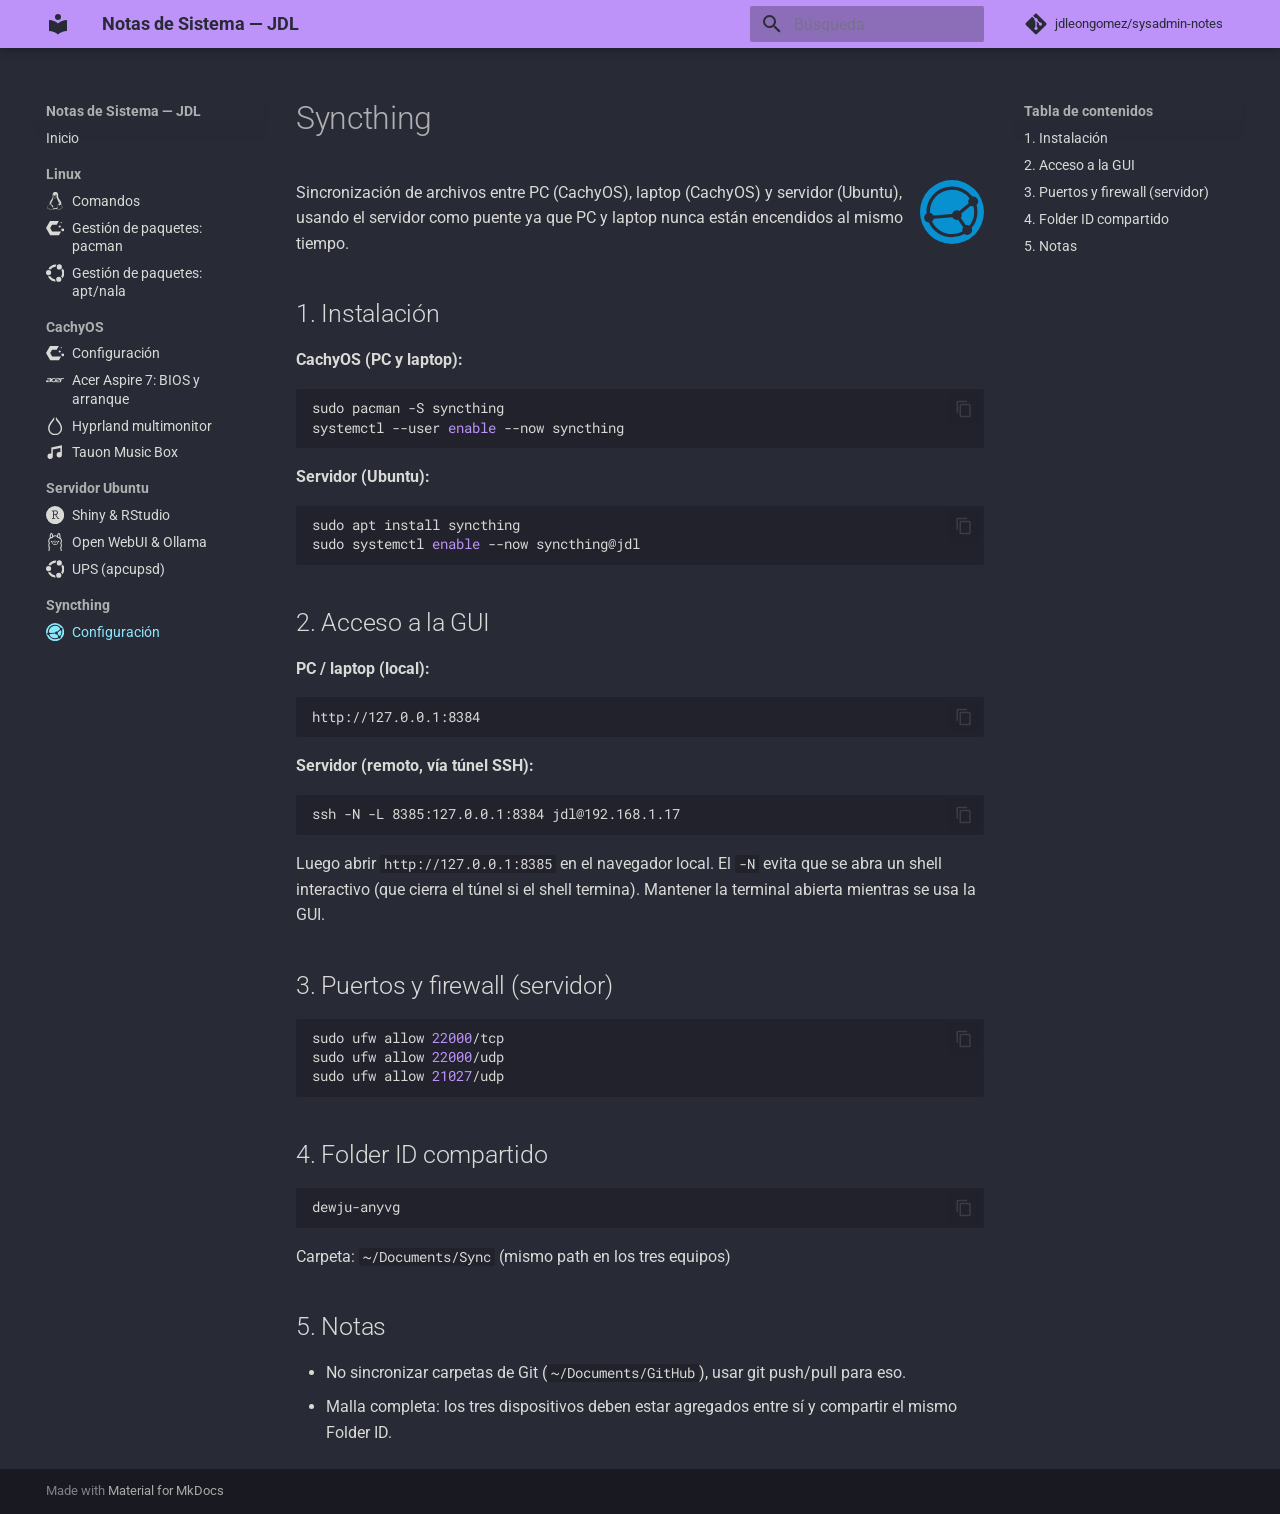
<file: syncthing/configuracion/index.html>
<!doctype html>
<html lang="es" class="no-js">
  <head>
    
      <meta charset="utf-8">
      <meta name="viewport" content="width=device-width,initial-scale=1">
      
        <meta name="description" content="Notas personales para administrar servidor Ubuntu y PC CachyOS">
      
      
        <meta name="author" content="Juan David Leongómez">
      
      
      
        <link rel="prev" href="../../ubuntu-server/apcupsd/">
      
      
      
        
      
      
      <link rel="icon" href="../../assets/images/favicon.png">
      <meta name="generator" content="mkdocs-1.6.1, mkdocs-material-9.8.0">
    
    
      
        <title>Configuración - Notas de Sistema — JDL</title>
      
    
    
      <link rel="stylesheet" href="../../assets/stylesheets/main.57a0d79d.min.css">
      
        
        <link rel="stylesheet" href="../../assets/stylesheets/palette.fb2fffe2.min.css">
      
      


    
    
      
    
    
      
        
        
        <link rel="preconnect" href="https://fonts.gstatic.com" crossorigin>
        <link rel="stylesheet" href="https://fonts.googleapis.com/css?family=Roboto:300,300i,400,400i,700,700i%7CRoboto+Mono:400,400i,700,700i&display=fallback">
        <style>:root{--md-text-font:"Roboto";--md-code-font:"Roboto Mono"}</style>
      
    
    
      <link rel="stylesheet" href="../../stylesheets/dracula.css">
    
    <script>__md_scope=new URL("../..",location),__md_hash=e=>[...e].reduce(((e,_)=>(e<<5)-e+_.charCodeAt(0)),0),__md_get=(e,_=localStorage,t=__md_scope)=>JSON.parse(_.getItem(t.pathname+"."+e)),__md_set=(e,_,t=localStorage,a=__md_scope)=>{try{t.setItem(a.pathname+"."+e,JSON.stringify(_))}catch(e){}}</script>
    
      

    
    
  </head>
  
  
    
    
      
    
    
    
    
    <body dir="ltr" data-md-color-scheme="dracula" data-md-color-primary="indigo" data-md-color-accent="indigo">
  
    
    <input class="md-toggle" data-md-toggle="drawer" type="checkbox" id="__drawer" autocomplete="off">
    <input class="md-toggle" data-md-toggle="search" type="checkbox" id="__search" autocomplete="off">
    <label class="md-overlay" for="__drawer"></label>
    <div data-md-component="skip">
      
        
        <a href="#syncthing" class="md-skip">
          Saltar a contenido
        </a>
      
    </div>
    <div data-md-component="announce">
      
    </div>
    
    
      

  

<header class="md-header md-header--shadow" data-md-component="header">
  <nav class="md-header__inner md-grid" aria-label="Cabecera">
    <a href="../.." title="Notas de Sistema — JDL" class="md-header__button md-logo" aria-label="Notas de Sistema — JDL" data-md-component="logo">
      
  
  <svg xmlns="http://www.w3.org/2000/svg" viewBox="0 0 24 24"><path d="M12 8a3 3 0 0 0 3-3 3 3 0 0 0-3-3 3 3 0 0 0-3 3 3 3 0 0 0 3 3m0 3.54C9.64 9.35 6.5 8 3 8v11c3.5 0 6.64 1.35 9 3.54 2.36-2.19 5.5-3.54 9-3.54V8c-3.5 0-6.64 1.35-9 3.54"/></svg>

    </a>
    <label class="md-header__button md-icon" for="__drawer">
      
      <svg xmlns="http://www.w3.org/2000/svg" viewBox="0 0 24 24"><path d="M3 6h18v2H3zm0 5h18v2H3zm0 5h18v2H3z"/></svg>
    </label>
    <div class="md-header__title" data-md-component="header-title">
      <div class="md-header__ellipsis">
        <div class="md-header__topic">
          <span class="md-ellipsis">
            Notas de Sistema — JDL
          </span>
        </div>
        <div class="md-header__topic" data-md-component="header-topic">
          <span class="md-ellipsis">
            
              Configuración
            
          </span>
        </div>
      </div>
    </div>
    
      
        <form class="md-header__option" data-md-component="palette">
  
    
    
    
    <input class="md-option" data-md-color-media="" data-md-color-scheme="dracula" data-md-color-primary="indigo" data-md-color-accent="indigo"  aria-hidden="true"  type="radio" name="__palette" id="__palette_0">
    
  
</form>
      
    
    
      <script>var palette=__md_get("__palette");if(palette&&palette.color){if("(prefers-color-scheme)"===palette.color.media){var media=matchMedia("(prefers-color-scheme: light)"),input=document.querySelector(media.matches?"[data-md-color-media='(prefers-color-scheme: light)']":"[data-md-color-media='(prefers-color-scheme: dark)']");palette.color.media=input.getAttribute("data-md-color-media"),palette.color.scheme=input.getAttribute("data-md-color-scheme"),palette.color.primary=input.getAttribute("data-md-color-primary"),palette.color.accent=input.getAttribute("data-md-color-accent")}for(var[key,value]of Object.entries(palette.color))document.body.setAttribute("data-md-color-"+key,value)}</script>
    
    
    
      
      
        <label class="md-header__button md-icon" for="__search">
          
          <svg xmlns="http://www.w3.org/2000/svg" viewBox="0 0 24 24"><path d="M9.5 3A6.5 6.5 0 0 1 16 9.5c0 1.61-.59 3.09-1.56 4.23l.27.27h.79l5 5-1.5 1.5-5-5v-.79l-.27-.27A6.52 6.52 0 0 1 9.5 16 6.5 6.5 0 0 1 3 9.5 6.5 6.5 0 0 1 9.5 3m0 2C7 5 5 7 5 9.5S7 14 9.5 14 14 12 14 9.5 12 5 9.5 5"/></svg>
        </label>
        <div class="md-search" data-md-component="search" role="dialog">
  <label class="md-search__overlay" for="__search"></label>
  <div class="md-search__inner" role="search">
    <form class="md-search__form" name="search">
      <input type="text" class="md-search__input" name="query" aria-label="Búsqueda" placeholder="Búsqueda" autocapitalize="off" autocorrect="off" autocomplete="off" spellcheck="false" data-md-component="search-query" required>
      <label class="md-search__icon md-icon" for="__search">
        
        <svg xmlns="http://www.w3.org/2000/svg" viewBox="0 0 24 24"><path d="M9.5 3A6.5 6.5 0 0 1 16 9.5c0 1.61-.59 3.09-1.56 4.23l.27.27h.79l5 5-1.5 1.5-5-5v-.79l-.27-.27A6.52 6.52 0 0 1 9.5 16 6.5 6.5 0 0 1 3 9.5 6.5 6.5 0 0 1 9.5 3m0 2C7 5 5 7 5 9.5S7 14 9.5 14 14 12 14 9.5 12 5 9.5 5"/></svg>
        
        <svg xmlns="http://www.w3.org/2000/svg" viewBox="0 0 24 24"><path d="M20 11v2H8l5.5 5.5-1.42 1.42L4.16 12l7.92-7.92L13.5 5.5 8 11z"/></svg>
      </label>
      <nav class="md-search__options" aria-label="Buscar">
        
        <button type="reset" class="md-search__icon md-icon" title="Limpiar" aria-label="Limpiar" tabindex="-1">
          
          <svg xmlns="http://www.w3.org/2000/svg" viewBox="0 0 24 24"><path d="M19 6.41 17.59 5 12 10.59 6.41 5 5 6.41 10.59 12 5 17.59 6.41 19 12 13.41 17.59 19 19 17.59 13.41 12z"/></svg>
        </button>
      </nav>
      
        <div class="md-search__suggest" data-md-component="search-suggest"></div>
      
    </form>
    <div class="md-search__output">
      <div class="md-search__scrollwrap" tabindex="0" data-md-scrollfix>
        <div class="md-search-result" data-md-component="search-result">
          <div class="md-search-result__meta">
            Inicializando búsqueda
          </div>
          <ol class="md-search-result__list" role="presentation"></ol>
        </div>
      </div>
    </div>
  </div>
</div>
      
    
    
      <div class="md-header__source">
        <a href="https://github.com/jdleongomez/sysadmin-notes" title="Ir al repositorio" class="md-source" data-md-component="source">
  <div class="md-source__icon md-icon">
    
    <svg xmlns="http://www.w3.org/2000/svg" viewBox="0 0 448 512"><!--! Font Awesome Free 7.1.0 by @fontawesome - https://fontawesome.com License - https://fontawesome.com/license/free (Icons: CC BY 4.0, Fonts: SIL OFL 1.1, Code: MIT License) Copyright 2025 Fonticons, Inc.--><path d="M439.6 236.1 244 40.5c-5.4-5.5-12.8-8.5-20.4-8.5s-15 3-20.4 8.4L162.5 81l51.5 51.5c27.1-9.1 52.7 16.8 43.4 43.7l49.7 49.7c34.2-11.8 61.2 31 35.5 56.7-26.5 26.5-70.2-2.9-56-37.3L240.3 199v121.9c25.3 12.5 22.3 41.8 9.1 55-6.4 6.4-15.2 10.1-24.3 10.1s-17.8-3.6-24.3-10.1c-17.6-17.6-11.1-46.9 11.2-56v-123c-20.8-8.5-24.6-30.7-18.6-45L142.6 101 8.5 235.1C3 240.6 0 247.9 0 255.5s3 15 8.5 20.4l195.6 195.7c5.4 5.4 12.7 8.4 20.4 8.4s15-3 20.4-8.4l194.7-194.7c5.4-5.4 8.4-12.8 8.4-20.4s-3-15-8.4-20.4"/></svg>
  </div>
  <div class="md-source__repository">
    jdleongomez/sysadmin-notes
  </div>
</a>
      </div>
    
  </nav>
  
</header>
    
    <div class="md-container" data-md-component="container">
      
      
        
          
        
      
      <main class="md-main" data-md-component="main">
        <div class="md-main__inner md-grid">
          
            
              
              <div class="md-sidebar md-sidebar--primary" data-md-component="sidebar" data-md-type="navigation" >
                <div class="md-sidebar__scrollwrap">
                  <div class="md-sidebar__inner">
                    



<nav class="md-nav md-nav--primary" aria-label="Navegación" data-md-level="0">
  <label class="md-nav__title" for="__drawer">
    <a href="../.." title="Notas de Sistema — JDL" class="md-nav__button md-logo" aria-label="Notas de Sistema — JDL" data-md-component="logo">
      
  
  <svg xmlns="http://www.w3.org/2000/svg" viewBox="0 0 24 24"><path d="M12 8a3 3 0 0 0 3-3 3 3 0 0 0-3-3 3 3 0 0 0-3 3 3 3 0 0 0 3 3m0 3.54C9.64 9.35 6.5 8 3 8v11c3.5 0 6.64 1.35 9 3.54 2.36-2.19 5.5-3.54 9-3.54V8c-3.5 0-6.64 1.35-9 3.54"/></svg>

    </a>
    Notas de Sistema — JDL
  </label>
  
    <div class="md-nav__source">
      <a href="https://github.com/jdleongomez/sysadmin-notes" title="Ir al repositorio" class="md-source" data-md-component="source">
  <div class="md-source__icon md-icon">
    
    <svg xmlns="http://www.w3.org/2000/svg" viewBox="0 0 448 512"><!--! Font Awesome Free 7.1.0 by @fontawesome - https://fontawesome.com License - https://fontawesome.com/license/free (Icons: CC BY 4.0, Fonts: SIL OFL 1.1, Code: MIT License) Copyright 2025 Fonticons, Inc.--><path d="M439.6 236.1 244 40.5c-5.4-5.5-12.8-8.5-20.4-8.5s-15 3-20.4 8.4L162.5 81l51.5 51.5c27.1-9.1 52.7 16.8 43.4 43.7l49.7 49.7c34.2-11.8 61.2 31 35.5 56.7-26.5 26.5-70.2-2.9-56-37.3L240.3 199v121.9c25.3 12.5 22.3 41.8 9.1 55-6.4 6.4-15.2 10.1-24.3 10.1s-17.8-3.6-24.3-10.1c-17.6-17.6-11.1-46.9 11.2-56v-123c-20.8-8.5-24.6-30.7-18.6-45L142.6 101 8.5 235.1C3 240.6 0 247.9 0 255.5s3 15 8.5 20.4l195.6 195.7c5.4 5.4 12.7 8.4 20.4 8.4s15-3 20.4-8.4l194.7-194.7c5.4-5.4 8.4-12.8 8.4-20.4s-3-15-8.4-20.4"/></svg>
  </div>
  <div class="md-source__repository">
    jdleongomez/sysadmin-notes
  </div>
</a>
    </div>
  
  <ul class="md-nav__list" data-md-scrollfix>
    
      
      
  
  
  
  
    <li class="md-nav__item">
      <a href="../.." class="md-nav__link">
        
  
  
  <span class="md-ellipsis">
    
  
    Inicio
  

    
  </span>
  
  

      </a>
    </li>
  

    
      
      
  
  
  
  
    
    
    
    
      
        
        
      
    
    
    <li class="md-nav__item md-nav__item--section md-nav__item--nested">
      
        
        
        <input class="md-nav__toggle md-toggle " type="checkbox" id="__nav_2" >
        
          
          <label class="md-nav__link" for="__nav_2" id="__nav_2_label" tabindex="">
            
  
  
  <span class="md-ellipsis">
    
  
    Linux
  

    
  </span>
  
  

            <span class="md-nav__icon md-icon"></span>
          </label>
        
        <nav class="md-nav" data-md-level="1" aria-labelledby="__nav_2_label" aria-expanded="false">
          <label class="md-nav__title" for="__nav_2">
            <span class="md-nav__icon md-icon"></span>
            
  
    Linux
  

          </label>
          <ul class="md-nav__list" data-md-scrollfix>
            
              
                
  
  
  
  
    <li class="md-nav__item">
      <a href="../../linux/comandos/" class="md-nav__link">
        
  
  
    <svg xmlns="http://www.w3.org/2000/svg" viewBox="0 0 24 24"><path d="M12.504 0q-.232 0-.48.021c-4.226.333-3.105 4.807-3.17 6.298-.076 1.092-.3 1.953-1.05 3.02-.885 1.051-2.127 2.75-2.716 4.521-.278.832-.41 1.684-.287 2.489a.4.4 0 0 0-.11.135c-.26.268-.45.6-.663.839-.199.199-.485.267-.797.4-.313.136-.658.269-.864.68-.09.189-.136.394-.132.602 0 .199.027.4.055.536.058.399.116.728.04.97-.249.68-.28 1.145-.106 1.484.174.334.535.47.94.601.81.2 1.91.135 2.774.6.926.466 1.866.67 2.616.47.526-.116.97-.464 1.208-.946.587-.003 1.23-.269 2.26-.334.699-.058 1.574.267 2.577.2.025.134.063.198.114.333l.003.003c.391.778 1.113 1.132 1.884 1.071s1.592-.536 2.257-1.306c.631-.765 1.683-1.084 2.378-1.503.348-.199.629-.469.649-.853.023-.4-.2-.811-.714-1.376v-.097l-.003-.003c-.17-.2-.25-.535-.338-.926-.085-.401-.182-.786-.492-1.046h-.003c-.059-.054-.123-.067-.188-.135a.36.36 0 0 0-.19-.064c.431-1.278.264-2.55-.173-3.694-.533-1.41-1.465-2.638-2.175-3.483-.796-1.005-1.576-1.957-1.56-3.368.026-2.152.236-6.133-3.544-6.139m.529 3.405h.013c.213 0 .396.062.584.198.19.135.33.332.438.533.105.259.158.459.166.724 0-.02.006-.04.006-.06v.105l-.004-.021-.004-.024a1.8 1.8 0 0 1-.15.706.95.95 0 0 1-.213.335 1 1 0 0 0-.088-.042c-.104-.045-.198-.064-.284-.133a1.3 1.3 0 0 0-.22-.066c.05-.06.146-.133.183-.198q.08-.193.088-.402v-.02a1.2 1.2 0 0 0-.061-.4c-.045-.134-.101-.2-.183-.333-.084-.066-.167-.132-.267-.132h-.016c-.093 0-.176.03-.262.132a.8.8 0 0 0-.205.334 1.2 1.2 0 0 0-.09.4v.019q.002.134.02.267c-.193-.067-.438-.135-.607-.202a2 2 0 0 1-.018-.2v-.02a1.8 1.8 0 0 1 .15-.768 1.08 1.08 0 0 1 .43-.533 1 1 0 0 1 .594-.2zm-2.962.059h.036c.142 0 .27.048.399.135.146.129.264.288.344.465.09.199.14.4.153.667v.004c.007.134.006.2-.002.266v.08c-.03.007-.056.018-.083.024-.152.055-.274.135-.393.2q.018-.136.003-.267v-.015c-.012-.133-.04-.2-.082-.333a.6.6 0 0 0-.166-.267.25.25 0 0 0-.183-.064h-.021c-.071.006-.13.04-.186.132a.55.55 0 0 0-.12.27 1 1 0 0 0-.023.33v.015c.012.135.037.2.08.334.046.134.098.2.166.268q.014.014.034.024c-.07.057-.117.07-.176.136a.3.3 0 0 1-.131.068 2.6 2.6 0 0 1-.275-.402 1.8 1.8 0 0 1-.155-.667 1.8 1.8 0 0 1 .08-.668 1.4 1.4 0 0 1 .283-.535c.128-.133.26-.2.418-.2m1.37 1.706c.332 0 .733.065 1.216.399.293.2.523.269 1.052.468h.003c.255.136.405.266.478.399v-.131a.57.57 0 0 1 .016.47c-.123.31-.516.643-1.063.842v.002c-.268.135-.501.333-.775.465-.276.135-.588.292-1.012.267a1.1 1.1 0 0 1-.448-.067 4 4 0 0 1-.322-.198c-.195-.135-.363-.332-.612-.465v-.005h-.005c-.4-.246-.616-.512-.686-.71q-.104-.403.193-.6c.224-.135.38-.271.483-.336.104-.074.143-.102.176-.131h.002v-.003c.169-.202.436-.47.839-.601.139-.036.294-.065.466-.065zm2.8 2.142c.358 1.417 1.196 3.475 1.735 4.473.286.534.855 1.659 1.102 3.024.156-.005.33.018.513.064.646-1.671-.546-3.467-1.089-3.966-.22-.2-.232-.335-.123-.335.59.534 1.365 1.572 1.646 2.757.13.535.16 1.104.021 1.67.067.028.135.06.205.067 1.032.534 1.413.938 1.23 1.537v-.043c-.06-.003-.12 0-.18 0h-.016c.151-.467-.182-.825-1.065-1.224-.915-.4-1.646-.336-1.77.465-.008.043-.013.066-.018.135-.068.023-.139.053-.209.064-.43.268-.662.669-.793 1.187-.13.533-.17 1.156-.205 1.869v.003c-.02.334-.17.838-.319 1.35-1.5 1.072-3.58 1.538-5.348.334a2.7 2.7 0 0 0-.402-.533 1.5 1.5 0 0 0-.275-.333c.182 0 .338-.03.465-.067a.62.62 0 0 0 .314-.334c.108-.267 0-.697-.345-1.163s-.931-.995-1.788-1.521c-.63-.4-.986-.87-1.15-1.396-.165-.534-.143-1.085-.015-1.645.245-1.07.873-2.11 1.274-2.763.107-.065.037.135-.408.974-.396.751-1.14 2.497-.122 3.854a8.1 8.1 0 0 1 .647-2.876c.564-1.278 1.743-3.504 1.836-5.268.048.036.217.135.289.202.218.133.38.333.59.465.21.201.477.335.876.335q.058.005.11.006c.412 0 .73-.134.997-.268.29-.134.52-.334.74-.4h.005c.467-.135.835-.402 1.044-.7zm2.185 8.958c.037.6.343 1.245.882 1.377.588.134 1.434-.333 1.791-.765l.211-.01c.315-.007.577.01.847.268l.003.003c.208.199.305.53.391.876.085.4.154.78.409 1.066.486.527.645.906.636 1.14l.003-.007v.018l-.003-.012c-.015.262-.185.396-.498.595-.63.401-1.746.712-2.457 1.57-.618.737-1.37 1.14-2.036 1.191-.664.053-1.237-.2-1.574-.898l-.005-.003c-.21-.4-.12-1.025.056-1.69.176-.668.428-1.344.463-1.897.037-.714.076-1.335.195-1.814.12-.465.308-.797.641-.984l.045-.022zm-10.814.049h.01q.08 0 .157.014c.376.055.706.333 1.023.752l.91 1.664.003.003c.243.533.754 1.064 1.189 1.637.434.598.77 1.131.729 1.57v.006c-.057.744-.48 1.148-1.125 1.294-.645.135-1.52.002-2.395-.464-.968-.536-2.118-.469-2.857-.602q-.553-.1-.723-.4c-.11-.2-.113-.602.123-1.23v-.004l.002-.003c.117-.334.03-.752-.027-1.118-.055-.401-.083-.71.043-.94.16-.334.396-.4.69-.533.294-.135.64-.202.915-.47h.002v-.002c.256-.268.445-.601.668-.838.19-.201.38-.336.663-.336m7.159-9.074c-.435.201-.945.535-1.488.535-.542 0-.97-.267-1.28-.466-.154-.134-.28-.268-.373-.335-.164-.134-.144-.333-.074-.333.109.016.129.134.199.2.096.066.215.2.36.333.292.2.68.467 1.167.467.485 0 1.053-.267 1.398-.466.195-.135.445-.334.648-.467.156-.136.149-.267.279-.267.128.016.034.134-.147.332a8 8 0 0 1-.69.468zm-1.082-1.583V5.64c-.006-.02.013-.042.029-.05.074-.043.18-.027.26.004.063 0 .16.067.15.135-.006.049-.085.066-.135.066-.055 0-.092-.043-.141-.068-.052-.018-.146-.008-.163-.065m-.551 0c-.02.058-.113.049-.166.066-.047.025-.086.068-.14.068-.05 0-.13-.02-.136-.068-.01-.066.088-.133.15-.133.08-.031.184-.047.259-.005.019.009.036.03.03.05v.02h.003z"/></svg>
  
  <span class="md-ellipsis">
    
  
    Comandos
  

    
  </span>
  
  

      </a>
    </li>
  

              
            
              
                
  
  
  
  
    <li class="md-nav__item">
      <a href="../../linux/pacman/" class="md-nav__link">
        
  
  
    <svg viewBox="0 0 24 24" xmlns="http://www.w3.org/2000/svg"><path d="M5.301 2.646 0 11.771l5.541 9.583h11.486l2.904-5.017H8.102l-2.56-4.429L8.067 7.54h6.063l2.83-4.893ZM20.058 4.12a.748.748 0 0 0 0 1.496.748.748 0 0 0 0-1.496m-1.983 4.303a1.45 1.45 0 0 0 0 2.9 1.45 1.45 0 0 0 0-2.9m4.02 3.98a1.904 1.904 0 0 0 0 3.809 1.904 1.904 0 0 0 0-3.81"/></svg>
  
  <span class="md-ellipsis">
    
  
    Gestión de paquetes: pacman
  

    
  </span>
  
  

      </a>
    </li>
  

              
            
              
                
  
  
  
  
    <li class="md-nav__item">
      <a href="../../linux/apt-nala/" class="md-nav__link">
        
  
  
    <svg xmlns="http://www.w3.org/2000/svg" viewBox="0 0 24 24"><path d="M17.61.455a3.41 3.41 0 0 0-3.41 3.41 3.41 3.41 0 0 0 3.41 3.41 3.41 3.41 0 0 0 3.41-3.41 3.41 3.41 0 0 0-3.41-3.41M12.92.8C8.923.777 5.137 2.941 3.148 6.451a5 5 0 0 1 .26-.007 4.9 4.9 0 0 1 2.585.737A8.32 8.32 0 0 1 12.688 3.6 4.94 4.94 0 0 1 13.723.834 11 11 0 0 0 12.92.8m9.226 4.994a4.9 4.9 0 0 1-1.918 2.246 8.36 8.36 0 0 1-.273 8.303 4.9 4.9 0 0 1 1.632 2.54 11.16 11.16 0 0 0 .559-13.089M3.41 7.932A3.41 3.41 0 0 0 0 11.342a3.41 3.41 0 0 0 3.41 3.409 3.41 3.41 0 0 0 3.41-3.41 3.41 3.41 0 0 0-3.41-3.41zm2.027 7.866a4.9 4.9 0 0 1-2.915.358 11.1 11.1 0 0 0 7.991 6.698 11.2 11.2 0 0 0 2.422.249 4.88 4.88 0 0 1-.999-2.85 9 9 0 0 1-.836-.136 8.3 8.3 0 0 1-5.663-4.32zm11.405.928a3.41 3.41 0 0 0-3.41 3.41 3.41 3.41 0 0 0 3.41 3.41 3.41 3.41 0 0 0 3.41-3.41 3.41 3.41 0 0 0-3.41-3.41"/></svg>
  
  <span class="md-ellipsis">
    
  
    Gestión de paquetes: apt/nala
  

    
  </span>
  
  

      </a>
    </li>
  

              
            
          </ul>
        </nav>
      
    </li>
  

    
      
      
  
  
  
  
    
    
    
    
      
        
        
      
    
    
    <li class="md-nav__item md-nav__item--section md-nav__item--nested">
      
        
        
        <input class="md-nav__toggle md-toggle " type="checkbox" id="__nav_3" >
        
          
          <label class="md-nav__link" for="__nav_3" id="__nav_3_label" tabindex="">
            
  
  
  <span class="md-ellipsis">
    
  
    CachyOS
  

    
  </span>
  
  

            <span class="md-nav__icon md-icon"></span>
          </label>
        
        <nav class="md-nav" data-md-level="1" aria-labelledby="__nav_3_label" aria-expanded="false">
          <label class="md-nav__title" for="__nav_3">
            <span class="md-nav__icon md-icon"></span>
            
  
    CachyOS
  

          </label>
          <ul class="md-nav__list" data-md-scrollfix>
            
              
                
  
  
  
  
    <li class="md-nav__item">
      <a href="../../cachyos/configuracion/" class="md-nav__link">
        
  
  
    <svg viewBox="0 0 24 24" xmlns="http://www.w3.org/2000/svg"><path d="M5.301 2.646 0 11.771l5.541 9.583h11.486l2.904-5.017H8.102l-2.56-4.429L8.067 7.54h6.063l2.83-4.893ZM20.058 4.12a.748.748 0 0 0 0 1.496.748.748 0 0 0 0-1.496m-1.983 4.303a1.45 1.45 0 0 0 0 2.9 1.45 1.45 0 0 0 0-2.9m4.02 3.98a1.904 1.904 0 0 0 0 3.809 1.904 1.904 0 0 0 0-3.81"/></svg>
  
  <span class="md-ellipsis">
    
  
    Configuración
  

    
  </span>
  
  

      </a>
    </li>
  

              
            
              
                
  
  
  
  
    <li class="md-nav__item">
      <a href="../../cachyos/acer-aspire-bios/" class="md-nav__link">
        
  
  
    <svg xmlns="http://www.w3.org/2000/svg" viewBox="0 0 24 24"><path d="M23.943 9.364c-.085-.113-.17-.198-.595-.226-.113 0-.453-.029-1.048-.029-1.56 0-2.636.482-3.175 1.417.142-.935-.765-1.417-2.749-1.417-2.324 0-3.798.935-4.393 2.834-.226.709-.226 1.276-.056 1.73h-.567c-.425.027-.992.056-1.36.056-.85 0-1.39-.142-1.588-.425-.17-.255-.17-.737.057-1.446.368-1.162 1.247-1.672 2.664-1.672.737 0 1.445.085 1.445.085.085 0 .142-.113.142-.198l-.028-.085-.057-.397c-.028-.255-.227-.397-.567-.453-.311-.029-.567-.029-.907-.029h-.028c-1.842 0-3.146.624-3.854 1.814.255-1.219-.596-1.814-2.551-1.814-1.105 0-1.9.029-2.353.085-.368.057-.595.199-.68.454l-.17.51c-.028.085.029.142.142.142.085 0 .425-.057.992-.086a25 25 0 0 1 1.672-.085c1.077 0 1.559.284 1.389.822-.029.114-.114.199-.255.227-1.02.17-1.842.284-2.438.369-1.7.226-2.692.736-2.947 1.587-.369 1.162.538 1.728 2.72 1.728 1.078 0 2.013-.056 2.75-.198.425-.085.652-.17.737-.453l.396-1.304c-.028 1.304.85 1.955 2.721 1.955.794 0 1.559-.028 1.927-.085.369-.056.567-.141.652-.425l.085-.396c.397.623 1.276.935 2.608.935 1.417 0 2.239-.029 2.465-.114a.52.52 0 0 0 .369-.311l.028-.085.17-.539c.029-.085-.028-.142-.142-.142l-.906.057c-.596.029-1.077.057-1.418.057-.651 0-1.076-.057-1.332-.142-.368-.142-.538-.397-.51-.822l2.863-.368c1.275-.17 2.154-.567 2.579-1.19l-.992 3.315c-.028.057 0 .114.028.142.029.028.085.057.199.057h1.19c.198 0 .283-.114.312-.199l1.048-3.656c.142-.481.567-.708 1.36-.708.71 0 1.22 0 1.56.028h.028c.057 0 .17-.028.255-.17l.17-.51c0-.085 0-.17-.057-.227M4.841 13.73c-.368.057-.907.085-1.587.085-1.219 0-1.729-.255-1.587-.737.113-.34.425-.567.935-.624l2.75-.368zm12.669-2.95q-.17.553-1.616.766l-2.295.311.056-.198c.199-.624.454-1.02.794-1.247q.51-.34 1.7-.34c1.05.028 1.503.255 1.36.708Z"/></svg>
  
  <span class="md-ellipsis">
    
  
    Acer Aspire 7: BIOS y arranque
  

    
  </span>
  
  

      </a>
    </li>
  

              
            
              
                
  
  
  
  
    <li class="md-nav__item">
      <a href="../../cachyos/hyprland-multimonitor/" class="md-nav__link">
        
  
  
    <svg xmlns="http://www.w3.org/2000/svg" viewBox="0 0 24 24"><path d="M13.1.001c.07.075.116.112.147.158.57.842 1.13 1.69 1.708 2.527.333.482.687.949 1.042 1.414.343.451.706.887 1.05 1.338.397.522.8 1.04 1.169 1.582.473.693.95 1.388 1.359 2.118.348.622.626 1.285.892 1.948.188.47.314.965.449 1.454.062.226.08.466.116.7.045.285.121.57.126.857.012.747.077 1.496-.053 2.239a9.2 9.2 0 0 1-.74 2.36c-.36.765-.798 1.472-1.333 2.125-.485.592-1.054 1.081-1.67 1.53a7.6 7.6 0 0 1-1.438.83c-.458.2-.93.36-1.415.495-1.096.305-2.208.372-3.327.294-.675-.048-1.357-.13-2-.373-.528-.2-1.06-.397-1.566-.646a6.5 6.5 0 0 1-1.13-.719c-.46-.36-.91-.742-1.308-1.167a8 8 0 0 1-.94-1.258 11.4 11.4 0 0 1-.77-1.47c-.239-.545-.393-1.12-.518-1.71-.195-.916-.132-1.833-.092-2.747.022-.525.161-1.05.294-1.564.14-.54.31-1.078.515-1.598s.444-1.032.718-1.52c.343-.613.722-1.207 1.112-1.79.354-.531.737-1.043 1.122-1.552.31-.41.647-.799.961-1.206.317-.412.622-.833.93-1.252.324-.444.651-.887.965-1.339.398-.573.78-1.156 1.175-1.731.057-.082.139-.148.208-.22L10.9.13c.003.063.009.126.009.19 0 .938.005 1.876-.006 2.815a.83.83 0 0 1-.133.408c-.303.48-.613.956-.94 1.419-.31.438-.646.86-.97 1.289q-.4.53-.803 1.058c-.187.244-.383.482-.566.729-.255.346-.511.693-.75 1.051-.287.432-.57.869-.827 1.318-.185.322-.33.667-.485 1.004a5 5 0 0 0-.227.576c-.11.348-.199.702-.309 1.05-.31.978-.245 1.983-.175 2.977.035.504.217 1.003.37 1.493.215.686.582 1.294.997 1.88q.424.601.967 1.082c.3.263.624.505.965.71.388.233.792.456 1.216.609.453.163.93.285 1.408.345.567.072 1.146.056 1.72.083.532.025 1.049-.081 1.566-.183.656-.129 1.255-.412 1.838-.722.697-.37 1.283-.896 1.796-1.488.524-.605.964-1.285 1.244-2.032.296-.787.542-1.603.505-2.468-.02-.468.005-.94-.038-1.404-.032-.343-.129-.682-.22-1.016a12 12 0 0 0-.362-1.167c-.146-.378-.333-.74-.517-1.102a12 12 0 0 0-.523-.943 17 17 0 0 0-.737-1.085c-.394-.53-.81-1.045-1.209-1.572a93 93 0 0 1-1.382-1.866c-.389-.542-.76-1.098-1.13-1.653a.6.6 0 0 1-.108-.311c-.008-1.016-.005-2.031-.005-3.047 0-.034.009-.068.02-.158z"/></svg>
  
  <span class="md-ellipsis">
    
  
    Hyprland multimonitor
  

    
  </span>
  
  

      </a>
    </li>
  

              
            
              
                
  
  
  
  
    <li class="md-nav__item">
      <a href="../../cachyos/tauon/" class="md-nav__link">
        
  
  
    <svg xmlns="http://www.w3.org/2000/svg" viewBox="0 0 24 24"><path d="M21 3v12.5a3.5 3.5 0 0 1-3.5 3.5 3.5 3.5 0 0 1-3.5-3.5 3.5 3.5 0 0 1 3.5-3.5c.54 0 1.05.12 1.5.34V6.47L9 8.6v8.9A3.5 3.5 0 0 1 5.5 21 3.5 3.5 0 0 1 2 17.5 3.5 3.5 0 0 1 5.5 14c.54 0 1.05.12 1.5.34V6z"/></svg>
  
  <span class="md-ellipsis">
    
  
    Tauon Music Box
  

    
  </span>
  
  

      </a>
    </li>
  

              
            
          </ul>
        </nav>
      
    </li>
  

    
      
      
  
  
  
  
    
    
    
    
      
        
        
      
    
    
    <li class="md-nav__item md-nav__item--section md-nav__item--nested">
      
        
        
        <input class="md-nav__toggle md-toggle " type="checkbox" id="__nav_4" >
        
          
          <label class="md-nav__link" for="__nav_4" id="__nav_4_label" tabindex="">
            
  
  
  <span class="md-ellipsis">
    
  
    Servidor Ubuntu
  

    
  </span>
  
  

            <span class="md-nav__icon md-icon"></span>
          </label>
        
        <nav class="md-nav" data-md-level="1" aria-labelledby="__nav_4_label" aria-expanded="false">
          <label class="md-nav__title" for="__nav_4">
            <span class="md-nav__icon md-icon"></span>
            
  
    Servidor Ubuntu
  

          </label>
          <ul class="md-nav__list" data-md-scrollfix>
            
              
                
  
  
  
  
    <li class="md-nav__item">
      <a href="../../ubuntu-server/shiny-rstudio/" class="md-nav__link">
        
  
  
    <svg xmlns="http://www.w3.org/2000/svg" viewBox="0 0 24 24"><path d="M12.178.002a12 12 0 0 0-8.662 3.515 12 12 0 0 0 0 16.97 12 12 0 0 0 16.97 0 12 12 0 0 0 0-16.97A12 12 0 0 0 12.179.002zM7.77 5.995c.562.128 1.05.217 1.663.217.921 0 1.863-.217 2.786-.217 1.79 0 3.45.814 3.45 2.8 0 1.54-.921 2.517-2.35 2.93l2.788 4.107h1.301v1.01h-1.986l-3.293-4.934h-1.757v3.924h1.718v1.01H7.77v-1.01h1.483V7.134L7.77 6.951v-.957zm4.466 1.012c-.596 0-1.213.053-1.864.127v3.798l.941.02c2.298.034 3.183-.85 3.183-2.026 0-1.376-.997-1.919-2.26-1.919"/></svg>
  
  <span class="md-ellipsis">
    
  
    Shiny & RStudio
  

    
  </span>
  
  

      </a>
    </li>
  

              
            
              
                
  
  
  
  
    <li class="md-nav__item">
      <a href="../../ubuntu-server/open-webui-ollama/" class="md-nav__link">
        
  
  
    <svg xmlns="http://www.w3.org/2000/svg" viewBox="0 0 24 24"><path d="M16.361 10.26a.9.9 0 0 0-.558.47l-.072.148.001.207c0 .193.004.217.059.353.076.193.152.312.291.448.24.238.51.3.872.205a.86.86 0 0 0 .517-.436.75.75 0 0 0 .08-.498c-.064-.453-.33-.782-.724-.897a1.1 1.1 0 0 0-.466 0m-9.203.005c-.305.096-.533.32-.65.639a1.2 1.2 0 0 0-.06.52c.057.309.31.59.598.667.362.095.632.033.872-.205.14-.136.215-.255.291-.448.055-.136.059-.16.059-.353l.001-.207-.072-.148a.9.9 0 0 0-.565-.472 1 1 0 0 0-.474.007m4.184 2c-.131.071-.223.25-.195.383.031.143.157.288.353.407.105.063.112.072.117.136.004.038-.01.146-.029.243-.02.094-.036.194-.036.222.002.074.07.195.143.253.064.052.076.054.255.059.164.005.198.001.264-.03.169-.082.212-.234.15-.525-.052-.243-.042-.28.087-.355.137-.08.281-.219.324-.314a.365.365 0 0 0-.175-.48.4.4 0 0 0-.181-.033c-.126 0-.207.03-.355.124l-.085.053-.053-.032c-.219-.13-.259-.145-.391-.143a.4.4 0 0 0-.193.032m.39-2.195c-.373.036-.475.05-.654.086a4.5 4.5 0 0 0-.951.328c-.94.46-1.589 1.226-1.787 2.114-.04.176-.045.234-.045.53 0 .294.005.357.043.524.264 1.16 1.332 2.017 2.714 2.173.3.033 1.596.033 1.896 0 1.11-.125 2.064-.727 2.493-1.571.114-.226.169-.372.22-.602.039-.167.044-.23.044-.523 0-.297-.005-.355-.045-.531-.288-1.29-1.539-2.304-3.072-2.497a7 7 0 0 0-.855-.031zm.645.937a3.3 3.3 0 0 1 1.44.514c.223.148.537.458.671.662.166.251.26.508.303.82.02.143.01.251-.043.482-.08.345-.332.705-.672.957a3 3 0 0 1-.689.348c-.382.122-.632.144-1.525.138-.582-.006-.686-.01-.853-.042q-.856-.16-1.35-.68c-.264-.28-.385-.535-.45-.946-.03-.192.025-.509.137-.776.136-.326.488-.73.836-.963.403-.269.934-.46 1.422-.512.187-.02.586-.02.773-.002m-5.503-11a1.65 1.65 0 0 0-.683.298C5.617.74 5.173 1.666 4.985 2.819c-.07.436-.119 1.04-.119 1.503 0 .544.064 1.24.155 1.721.02.107.031.202.023.208l-.187.152a5.3 5.3 0 0 0-.949 1.02 5.5 5.5 0 0 0-.94 2.339 6.6 6.6 0 0 0-.023 1.357c.091.78.325 1.438.727 2.04l.13.195-.037.064c-.269.452-.498 1.105-.605 1.732-.084.496-.095.629-.095 1.294 0 .67.009.803.088 1.266.095.555.288 1.143.503 1.534.071.128.243.393.264.407.007.003-.014.067-.046.141a7.4 7.4 0 0 0-.548 1.873 5 5 0 0 0-.071.991c0 .56.031.832.148 1.279L3.42 24h1.478l-.05-.091c-.297-.552-.325-1.575-.068-2.597.117-.472.25-.819.498-1.296l.148-.29v-.177c0-.165-.003-.184-.057-.293a.9.9 0 0 0-.194-.25 1.7 1.7 0 0 1-.385-.543c-.424-.92-.506-2.286-.208-3.451.124-.486.329-.918.544-1.154a.8.8 0 0 0 .223-.531c0-.195-.07-.355-.224-.522a3.14 3.14 0 0 1-.817-1.729c-.14-.96.114-2.005.69-2.834.563-.814 1.353-1.336 2.237-1.475.199-.033.57-.028.776.01.226.04.367.028.512-.041.179-.085.268-.19.374-.431.093-.215.165-.333.36-.576.234-.29.46-.489.822-.729.413-.27.884-.467 1.352-.561.17-.035.25-.04.569-.04s.398.005.569.04a4.07 4.07 0 0 1 1.914.997c.117.109.398.457.488.602.034.057.095.177.132.267.105.241.195.346.374.43.14.068.286.082.503.045.343-.058.607-.053.943.016 1.144.23 2.14 1.173 2.581 2.437.385 1.108.276 2.267-.296 3.153-.097.15-.193.27-.333.419-.301.322-.301.722-.001 1.053.493.539.801 1.866.708 3.036-.062.772-.26 1.463-.533 1.854a2 2 0 0 1-.224.258.9.9 0 0 0-.194.25c-.054.109-.057.128-.057.293v.178l.148.29c.248.476.38.823.498 1.295.253 1.008.231 2.01-.059 2.581a1 1 0 0 0-.044.098c0 .006.329.009.732.009h.73l.02-.074.036-.134c.019-.076.057-.3.088-.516a9 9 0 0 0 0-1.258c-.11-.875-.295-1.57-.597-2.226-.032-.074-.053-.138-.046-.141a1.4 1.4 0 0 0 .108-.152c.376-.569.607-1.284.724-2.228.031-.26.031-1.378 0-1.628-.083-.645-.182-1.082-.348-1.525a6 6 0 0 0-.329-.7l-.038-.064.131-.194c.402-.604.636-1.262.727-2.04a6.6 6.6 0 0 0-.024-1.358 5.5 5.5 0 0 0-.939-2.339 5.3 5.3 0 0 0-.95-1.02l-.186-.152a.7.7 0 0 1 .023-.208c.208-1.087.201-2.443-.017-3.503-.19-.924-.535-1.658-.98-2.082-.354-.338-.716-.482-1.15-.455-.996.059-1.8 1.205-2.116 3.01a7 7 0 0 0-.097.726c0 .036-.007.066-.015.066a1 1 0 0 1-.149-.078A4.86 4.86 0 0 0 12 3.03c-.832 0-1.687.243-2.456.698a1 1 0 0 1-.148.078c-.008 0-.015-.03-.015-.066a7 7 0 0 0-.097-.725C8.997 1.392 8.337.319 7.46.048a2 2 0 0 0-.585-.041Zm.293 1.402c.248.197.523.759.682 1.388.03.113.06.244.069.292.007.047.026.152.041.233.067.365.098.76.102 1.24l.002.475-.12.175-.118.178h-.278c-.324 0-.646.041-.954.124l-.238.06c-.033.007-.038-.003-.057-.144a8.4 8.4 0 0 1 .016-2.323c.124-.788.413-1.501.696-1.711.067-.05.079-.049.157.013m9.825-.012c.17.126.358.46.498.888.28.854.36 2.028.212 3.145-.019.14-.024.151-.057.144l-.238-.06a3.7 3.7 0 0 0-.954-.124h-.278l-.119-.178-.119-.175.002-.474c.004-.669.066-1.19.214-1.772.157-.623.434-1.185.68-1.382.078-.062.09-.063.159-.012"/></svg>
  
  <span class="md-ellipsis">
    
  
    Open WebUI & Ollama
  

    
  </span>
  
  

      </a>
    </li>
  

              
            
              
                
  
  
  
  
    <li class="md-nav__item">
      <a href="../../ubuntu-server/apcupsd/" class="md-nav__link">
        
  
  
    <svg xmlns="http://www.w3.org/2000/svg" viewBox="0 0 24 24"><path d="M17.61.455a3.41 3.41 0 0 0-3.41 3.41 3.41 3.41 0 0 0 3.41 3.41 3.41 3.41 0 0 0 3.41-3.41 3.41 3.41 0 0 0-3.41-3.41M12.92.8C8.923.777 5.137 2.941 3.148 6.451a5 5 0 0 1 .26-.007 4.9 4.9 0 0 1 2.585.737A8.32 8.32 0 0 1 12.688 3.6 4.94 4.94 0 0 1 13.723.834 11 11 0 0 0 12.92.8m9.226 4.994a4.9 4.9 0 0 1-1.918 2.246 8.36 8.36 0 0 1-.273 8.303 4.9 4.9 0 0 1 1.632 2.54 11.16 11.16 0 0 0 .559-13.089M3.41 7.932A3.41 3.41 0 0 0 0 11.342a3.41 3.41 0 0 0 3.41 3.409 3.41 3.41 0 0 0 3.41-3.41 3.41 3.41 0 0 0-3.41-3.41zm2.027 7.866a4.9 4.9 0 0 1-2.915.358 11.1 11.1 0 0 0 7.991 6.698 11.2 11.2 0 0 0 2.422.249 4.88 4.88 0 0 1-.999-2.85 9 9 0 0 1-.836-.136 8.3 8.3 0 0 1-5.663-4.32zm11.405.928a3.41 3.41 0 0 0-3.41 3.41 3.41 3.41 0 0 0 3.41 3.41 3.41 3.41 0 0 0 3.41-3.41 3.41 3.41 0 0 0-3.41-3.41"/></svg>
  
  <span class="md-ellipsis">
    
  
    UPS (apcupsd)
  

    
  </span>
  
  

      </a>
    </li>
  

              
            
          </ul>
        </nav>
      
    </li>
  

    
      
      
  
  
    
  
  
  
    
    
    
    
      
        
        
      
    
    
    <li class="md-nav__item md-nav__item--active md-nav__item--section md-nav__item--nested">
      
        
        
        <input class="md-nav__toggle md-toggle " type="checkbox" id="__nav_5" checked>
        
          
          <label class="md-nav__link" for="__nav_5" id="__nav_5_label" tabindex="">
            
  
  
  <span class="md-ellipsis">
    
  
    Syncthing
  

    
  </span>
  
  

            <span class="md-nav__icon md-icon"></span>
          </label>
        
        <nav class="md-nav" data-md-level="1" aria-labelledby="__nav_5_label" aria-expanded="true">
          <label class="md-nav__title" for="__nav_5">
            <span class="md-nav__icon md-icon"></span>
            
  
    Syncthing
  

          </label>
          <ul class="md-nav__list" data-md-scrollfix>
            
              
                
  
  
    
  
  
  
    <li class="md-nav__item md-nav__item--active">
      
      <input class="md-nav__toggle md-toggle" type="checkbox" id="__toc">
      
      
        
      
      
        <label class="md-nav__link md-nav__link--active" for="__toc">
          
  
  
    <svg xmlns="http://www.w3.org/2000/svg" viewBox="0 0 24 24"><path d="M12 0A12 12 0 0 0 0 12a12 12 0 0 0 12 12 12 12 0 0 0 12-12A12 12 0 0 0 12 0m0 2.412c3.115 0 5.885 1.5 7.629 3.815a1.834 1.834 0 0 1 1.564 3.162c.23.818.354 1.68.354 2.57a9.5 9.5 0 0 1-2.166 6.05c.128.281.189.595.162.92a1.854 1.854 0 0 1-2.004 1.678 1.86 1.86 0 0 1-.877-.322A9.5 9.5 0 0 1 12 21.505c-3.84 0-7.154-2.277-8.668-5.552-.3-.01-.601-.092-.879-.254-.858-.51-1.144-1.634-.633-2.513.164-.276.39-.493.653-.643a10 10 0 0 1-.02-.584c0-5.265 4.282-9.547 9.547-9.547m0 1.227a8.31 8.31 0 0 0-8.31 8.683c.22.036.439.111.644.23.323.2.564.484.713.805l6.984-.644a1.78 1.78 0 0 1 .787-1.08c.288-.19.612-.286.936-.295.34-.01.68.08.978.254l3.51-2.914a1.82 1.82 0 0 1 .317-1.84A8.3 8.3 0 0 0 12 3.638zm7.027 5.98-3.502 2.91a1.83 1.83 0 0 1-.23 1.719l1.904 2.744c.212-.06.436-.085.668-.066.238.024.46.092.66.193a8.3 8.3 0 0 0 1.793-5.16 8.4 8.4 0 0 0-.265-2.092 1.84 1.84 0 0 1-1.028-.248m-6.886 4.315-6.975.644a1.8 1.8 0 0 1-.66 1.004A8.31 8.31 0 0 0 12 20.279a8.3 8.3 0 0 0 3.938-.986 1.9 1.9 0 0 1-.075-.69c.028-.341.148-.65.332-.908L14.29 14.95a1.84 1.84 0 0 1-2.148-1.015z"/></svg>
  
  <span class="md-ellipsis">
    
  
    Configuración
  

    
  </span>
  
  

          <span class="md-nav__icon md-icon"></span>
        </label>
      
      <a href="./" class="md-nav__link md-nav__link--active">
        
  
  
    <svg xmlns="http://www.w3.org/2000/svg" viewBox="0 0 24 24"><path d="M12 0A12 12 0 0 0 0 12a12 12 0 0 0 12 12 12 12 0 0 0 12-12A12 12 0 0 0 12 0m0 2.412c3.115 0 5.885 1.5 7.629 3.815a1.834 1.834 0 0 1 1.564 3.162c.23.818.354 1.68.354 2.57a9.5 9.5 0 0 1-2.166 6.05c.128.281.189.595.162.92a1.854 1.854 0 0 1-2.004 1.678 1.86 1.86 0 0 1-.877-.322A9.5 9.5 0 0 1 12 21.505c-3.84 0-7.154-2.277-8.668-5.552-.3-.01-.601-.092-.879-.254-.858-.51-1.144-1.634-.633-2.513.164-.276.39-.493.653-.643a10 10 0 0 1-.02-.584c0-5.265 4.282-9.547 9.547-9.547m0 1.227a8.31 8.31 0 0 0-8.31 8.683c.22.036.439.111.644.23.323.2.564.484.713.805l6.984-.644a1.78 1.78 0 0 1 .787-1.08c.288-.19.612-.286.936-.295.34-.01.68.08.978.254l3.51-2.914a1.82 1.82 0 0 1 .317-1.84A8.3 8.3 0 0 0 12 3.638zm7.027 5.98-3.502 2.91a1.83 1.83 0 0 1-.23 1.719l1.904 2.744c.212-.06.436-.085.668-.066.238.024.46.092.66.193a8.3 8.3 0 0 0 1.793-5.16 8.4 8.4 0 0 0-.265-2.092 1.84 1.84 0 0 1-1.028-.248m-6.886 4.315-6.975.644a1.8 1.8 0 0 1-.66 1.004A8.31 8.31 0 0 0 12 20.279a8.3 8.3 0 0 0 3.938-.986 1.9 1.9 0 0 1-.075-.69c.028-.341.148-.65.332-.908L14.29 14.95a1.84 1.84 0 0 1-2.148-1.015z"/></svg>
  
  <span class="md-ellipsis">
    
  
    Configuración
  

    
  </span>
  
  

      </a>
      
        

<nav class="md-nav md-nav--secondary" aria-label="Tabla de contenidos">
  
  
  
    
  
  
    <label class="md-nav__title" for="__toc">
      <span class="md-nav__icon md-icon"></span>
      Tabla de contenidos
    </label>
    <ul class="md-nav__list" data-md-component="toc" data-md-scrollfix>
      
        <li class="md-nav__item">
  <a href="#1-instalacion" class="md-nav__link">
    <span class="md-ellipsis">
      
        1. Instalación
      
    </span>
  </a>
  
</li>
      
        <li class="md-nav__item">
  <a href="#2-acceso-a-la-gui" class="md-nav__link">
    <span class="md-ellipsis">
      
        2. Acceso a la GUI
      
    </span>
  </a>
  
</li>
      
        <li class="md-nav__item">
  <a href="#3-puertos-y-firewall-servidor" class="md-nav__link">
    <span class="md-ellipsis">
      
        3. Puertos y firewall (servidor)
      
    </span>
  </a>
  
</li>
      
        <li class="md-nav__item">
  <a href="#4-folder-id-compartido" class="md-nav__link">
    <span class="md-ellipsis">
      
        4. Folder ID compartido
      
    </span>
  </a>
  
</li>
      
        <li class="md-nav__item">
  <a href="#5-notas" class="md-nav__link">
    <span class="md-ellipsis">
      
        5. Notas
      
    </span>
  </a>
  
</li>
      
    </ul>
  
</nav>
      
    </li>
  

              
            
          </ul>
        </nav>
      
    </li>
  

    
  </ul>
</nav>
                  </div>
                </div>
              </div>
            
            
              
              <div class="md-sidebar md-sidebar--secondary" data-md-component="sidebar" data-md-type="toc" >
                <div class="md-sidebar__scrollwrap">
                  <div class="md-sidebar__inner">
                    

<nav class="md-nav md-nav--secondary" aria-label="Tabla de contenidos">
  
  
  
    
  
  
    <label class="md-nav__title" for="__toc">
      <span class="md-nav__icon md-icon"></span>
      Tabla de contenidos
    </label>
    <ul class="md-nav__list" data-md-component="toc" data-md-scrollfix>
      
        <li class="md-nav__item">
  <a href="#1-instalacion" class="md-nav__link">
    <span class="md-ellipsis">
      
        1. Instalación
      
    </span>
  </a>
  
</li>
      
        <li class="md-nav__item">
  <a href="#2-acceso-a-la-gui" class="md-nav__link">
    <span class="md-ellipsis">
      
        2. Acceso a la GUI
      
    </span>
  </a>
  
</li>
      
        <li class="md-nav__item">
  <a href="#3-puertos-y-firewall-servidor" class="md-nav__link">
    <span class="md-ellipsis">
      
        3. Puertos y firewall (servidor)
      
    </span>
  </a>
  
</li>
      
        <li class="md-nav__item">
  <a href="#4-folder-id-compartido" class="md-nav__link">
    <span class="md-ellipsis">
      
        4. Folder ID compartido
      
    </span>
  </a>
  
</li>
      
        <li class="md-nav__item">
  <a href="#5-notas" class="md-nav__link">
    <span class="md-ellipsis">
      
        5. Notas
      
    </span>
  </a>
  
</li>
      
    </ul>
  
</nav>
                  </div>
                </div>
              </div>
            
          
          
            <div class="md-content" data-md-component="content">
              
              <article class="md-content__inner md-typeset">
                
                  


  
  


<h1 id="syncthing">Syncthing<a class="headerlink" href="#syncthing" title="Permanent link">&para;</a></h1>
<p><img align="right" alt="Syncthing" src="../../assets/logos/syncthing.svg" width="64" /></p>
<p>Sincronización de archivos entre PC (CachyOS), laptop (CachyOS) y servidor (Ubuntu),
usando el servidor como puente ya que PC y laptop nunca están encendidos al mismo tiempo.</p>
<h2 id="1-instalacion">1. Instalación<a class="headerlink" href="#1-instalacion" title="Permanent link">&para;</a></h2>
<p><strong>CachyOS (PC y laptop):</strong>
<div class="highlight"><pre><span></span><code><a id="__codelineno-0-1" name="__codelineno-0-1" href="#__codelineno-0-1"></a>sudo<span class="w"> </span>pacman<span class="w"> </span>-S<span class="w"> </span>syncthing
<a id="__codelineno-0-2" name="__codelineno-0-2" href="#__codelineno-0-2"></a>systemctl<span class="w"> </span>--user<span class="w"> </span><span class="nb">enable</span><span class="w"> </span>--now<span class="w"> </span>syncthing
</code></pre></div></p>
<p><strong>Servidor (Ubuntu):</strong>
<div class="highlight"><pre><span></span><code><a id="__codelineno-1-1" name="__codelineno-1-1" href="#__codelineno-1-1"></a>sudo<span class="w"> </span>apt<span class="w"> </span>install<span class="w"> </span>syncthing
<a id="__codelineno-1-2" name="__codelineno-1-2" href="#__codelineno-1-2"></a>sudo<span class="w"> </span>systemctl<span class="w"> </span><span class="nb">enable</span><span class="w"> </span>--now<span class="w"> </span>syncthing@jdl
</code></pre></div></p>
<h2 id="2-acceso-a-la-gui">2. Acceso a la GUI<a class="headerlink" href="#2-acceso-a-la-gui" title="Permanent link">&para;</a></h2>
<p><strong>PC / laptop (local):</strong>
<div class="highlight"><pre><span></span><code><a id="__codelineno-2-1" name="__codelineno-2-1" href="#__codelineno-2-1"></a>http://127.0.0.1:8384
</code></pre></div></p>
<p><strong>Servidor (remoto, vía túnel SSH):</strong>
<div class="highlight"><pre><span></span><code><a id="__codelineno-3-1" name="__codelineno-3-1" href="#__codelineno-3-1"></a>ssh -N -L 8385:127.0.0.1:8384 jdl@192.168.1.17
</code></pre></div>
Luego abrir <code>http://127.0.0.1:8385</code> en el navegador local.
El <code>-N</code> evita que se abra un shell interactivo (que cierra el túnel si el shell termina).
Mantener la terminal abierta mientras se usa la GUI.</p>
<h2 id="3-puertos-y-firewall-servidor">3. Puertos y firewall (servidor)<a class="headerlink" href="#3-puertos-y-firewall-servidor" title="Permanent link">&para;</a></h2>
<div class="highlight"><pre><span></span><code><a id="__codelineno-4-1" name="__codelineno-4-1" href="#__codelineno-4-1"></a>sudo<span class="w"> </span>ufw<span class="w"> </span>allow<span class="w"> </span><span class="m">22000</span>/tcp
<a id="__codelineno-4-2" name="__codelineno-4-2" href="#__codelineno-4-2"></a>sudo<span class="w"> </span>ufw<span class="w"> </span>allow<span class="w"> </span><span class="m">22000</span>/udp
<a id="__codelineno-4-3" name="__codelineno-4-3" href="#__codelineno-4-3"></a>sudo<span class="w"> </span>ufw<span class="w"> </span>allow<span class="w"> </span><span class="m">21027</span>/udp
</code></pre></div>
<h2 id="4-folder-id-compartido">4. Folder ID compartido<a class="headerlink" href="#4-folder-id-compartido" title="Permanent link">&para;</a></h2>
<p><div class="highlight"><pre><span></span><code><a id="__codelineno-5-1" name="__codelineno-5-1" href="#__codelineno-5-1"></a>dewju-anyvg
</code></pre></div>
Carpeta: <code>~/Documents/Sync</code> (mismo path en los tres equipos)</p>
<h2 id="5-notas">5. Notas<a class="headerlink" href="#5-notas" title="Permanent link">&para;</a></h2>
<ul>
<li>No sincronizar carpetas de Git (<code>~/Documents/GitHub</code>), usar git push/pull para eso.</li>
<li>Malla completa: los tres dispositivos deben estar agregados entre sí y compartir el mismo Folder ID.</li>
</ul>







  
  






                
              </article>
            </div>
          
          
<script>var target=document.getElementById(location.hash.slice(1));target&&target.name&&(target.checked=target.name.startsWith("__tabbed_"))</script>
        </div>
        
          <button type="button" class="md-top md-icon" data-md-component="top" hidden>
  
  <svg xmlns="http://www.w3.org/2000/svg" viewBox="0 0 24 24"><path d="M13 20h-2V8l-5.5 5.5-1.42-1.42L12 4.16l7.92 7.92-1.42 1.42L13 8z"/></svg>
  Volver al principio
</button>
        
      </main>
      
        <footer class="md-footer">
  
  <div class="md-footer-meta md-typeset">
    <div class="md-footer-meta__inner md-grid">
      <div class="md-copyright">
  
  
    Made with
    <a href="https://squidfunk.github.io/mkdocs-material/" target="_blank" rel="noopener">
      Material for MkDocs
    </a>
  
</div>
      
    </div>
  </div>
</footer>
      
    </div>
    <div class="md-dialog" data-md-component="dialog">
      <div class="md-dialog__inner md-typeset"></div>
    </div>
    
    
    
      
      
      <script id="__config" type="application/json">{"annotate": null, "base": "../..", "features": ["navigation.sections", "navigation.top", "search.highlight", "search.suggest", "content.code.copy"], "search": "../../assets/javascripts/workers/search.a7633da7.min.js", "tags": null, "translations": {"clipboard.copied": "Copiado al portapapeles", "clipboard.copy": "Copiar al portapapeles", "search.result.more.one": "1 m\u00e1s en esta p\u00e1gina", "search.result.more.other": "# m\u00e1s en esta p\u00e1gina", "search.result.none": "No se encontraron documentos", "search.result.one": "1 documento encontrado", "search.result.other": "# documentos encontrados", "search.result.placeholder": "Teclee para comenzar b\u00fasqueda", "search.result.term.missing": "Falta", "select.version": "Seleccionar versi\u00f3n"}, "version": null}</script>
    
    
      <script src="../../assets/javascripts/bundle.c21346df.min.js"></script>
      
    
  </body>
</html>
</file>
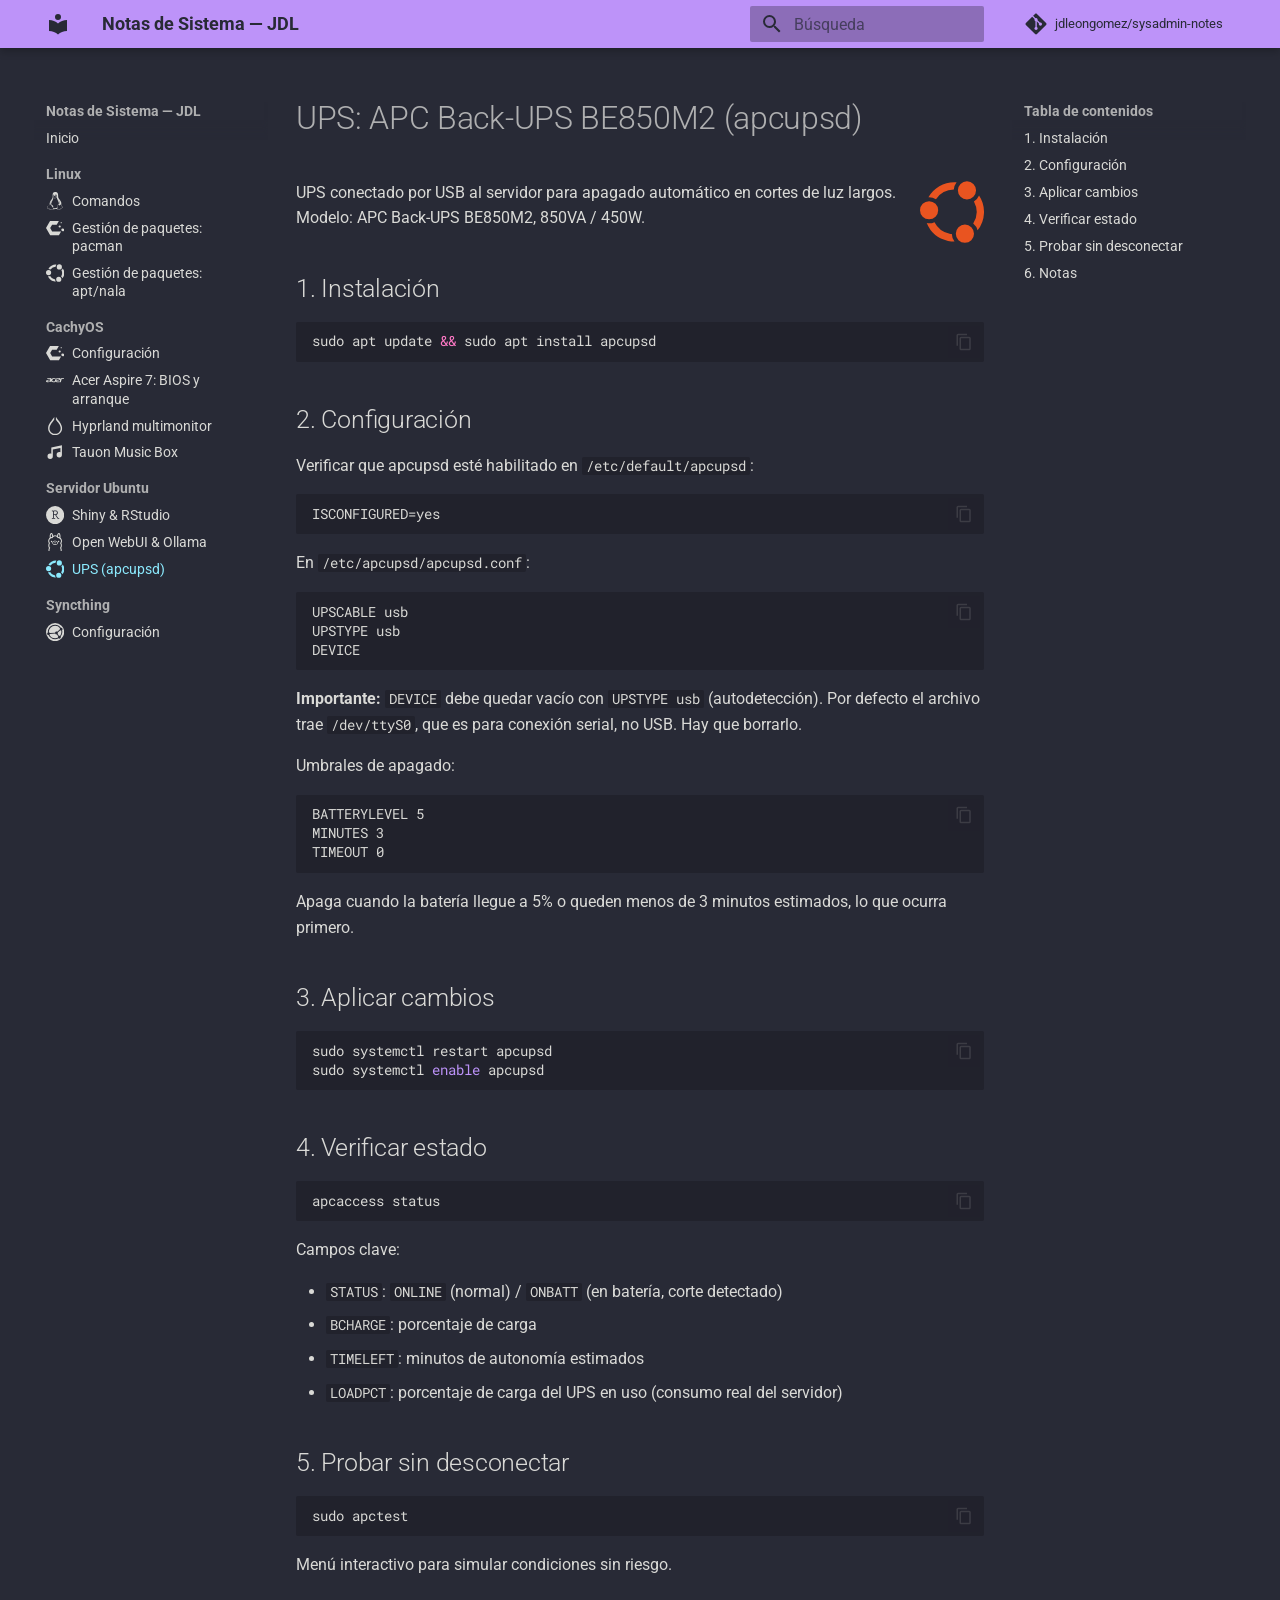
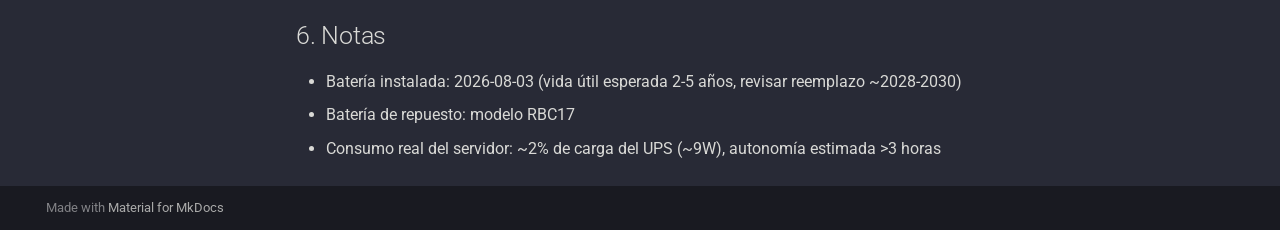
<file: ubuntu-server/apcupsd/index.html>
<!doctype html>
<html lang="es" class="no-js">
  <head>
    
      <meta charset="utf-8">
      <meta name="viewport" content="width=device-width,initial-scale=1">
      
        <meta name="description" content="Notas personales para administrar servidor Ubuntu y PC CachyOS">
      
      
        <meta name="author" content="Juan David Leongómez">
      
      
      
        <link rel="prev" href="../open-webui-ollama/">
      
      
        <link rel="next" href="../../syncthing/configuracion/">
      
      
        
      
      
      <link rel="icon" href="../../assets/images/favicon.png">
      <meta name="generator" content="mkdocs-1.6.1, mkdocs-material-9.8.0">
    
    
      
        <title>UPS (apcupsd) - Notas de Sistema — JDL</title>
      
    
    
      <link rel="stylesheet" href="../../assets/stylesheets/main.57a0d79d.min.css">
      
        
        <link rel="stylesheet" href="../../assets/stylesheets/palette.fb2fffe2.min.css">
      
      


    
    
      
    
    
      
        
        
        <link rel="preconnect" href="https://fonts.gstatic.com" crossorigin>
        <link rel="stylesheet" href="https://fonts.googleapis.com/css?family=Roboto:300,300i,400,400i,700,700i%7CRoboto+Mono:400,400i,700,700i&display=fallback">
        <style>:root{--md-text-font:"Roboto";--md-code-font:"Roboto Mono"}</style>
      
    
    
      <link rel="stylesheet" href="../../stylesheets/dracula.css">
    
    <script>__md_scope=new URL("../..",location),__md_hash=e=>[...e].reduce(((e,_)=>(e<<5)-e+_.charCodeAt(0)),0),__md_get=(e,_=localStorage,t=__md_scope)=>JSON.parse(_.getItem(t.pathname+"."+e)),__md_set=(e,_,t=localStorage,a=__md_scope)=>{try{t.setItem(a.pathname+"."+e,JSON.stringify(_))}catch(e){}}</script>
    
      

    
    
  </head>
  
  
    
    
      
    
    
    
    
    <body dir="ltr" data-md-color-scheme="dracula" data-md-color-primary="indigo" data-md-color-accent="indigo">
  
    
    <input class="md-toggle" data-md-toggle="drawer" type="checkbox" id="__drawer" autocomplete="off">
    <input class="md-toggle" data-md-toggle="search" type="checkbox" id="__search" autocomplete="off">
    <label class="md-overlay" for="__drawer"></label>
    <div data-md-component="skip">
      
        
        <a href="#ups-apc-back-ups-be850m2-apcupsd" class="md-skip">
          Saltar a contenido
        </a>
      
    </div>
    <div data-md-component="announce">
      
    </div>
    
    
      

  

<header class="md-header md-header--shadow" data-md-component="header">
  <nav class="md-header__inner md-grid" aria-label="Cabecera">
    <a href="../.." title="Notas de Sistema — JDL" class="md-header__button md-logo" aria-label="Notas de Sistema — JDL" data-md-component="logo">
      
  
  <svg xmlns="http://www.w3.org/2000/svg" viewBox="0 0 24 24"><path d="M12 8a3 3 0 0 0 3-3 3 3 0 0 0-3-3 3 3 0 0 0-3 3 3 3 0 0 0 3 3m0 3.54C9.64 9.35 6.5 8 3 8v11c3.5 0 6.64 1.35 9 3.54 2.36-2.19 5.5-3.54 9-3.54V8c-3.5 0-6.64 1.35-9 3.54"/></svg>

    </a>
    <label class="md-header__button md-icon" for="__drawer">
      
      <svg xmlns="http://www.w3.org/2000/svg" viewBox="0 0 24 24"><path d="M3 6h18v2H3zm0 5h18v2H3zm0 5h18v2H3z"/></svg>
    </label>
    <div class="md-header__title" data-md-component="header-title">
      <div class="md-header__ellipsis">
        <div class="md-header__topic">
          <span class="md-ellipsis">
            Notas de Sistema — JDL
          </span>
        </div>
        <div class="md-header__topic" data-md-component="header-topic">
          <span class="md-ellipsis">
            
              UPS (apcupsd)
            
          </span>
        </div>
      </div>
    </div>
    
      
        <form class="md-header__option" data-md-component="palette">
  
    
    
    
    <input class="md-option" data-md-color-media="" data-md-color-scheme="dracula" data-md-color-primary="indigo" data-md-color-accent="indigo"  aria-hidden="true"  type="radio" name="__palette" id="__palette_0">
    
  
</form>
      
    
    
      <script>var palette=__md_get("__palette");if(palette&&palette.color){if("(prefers-color-scheme)"===palette.color.media){var media=matchMedia("(prefers-color-scheme: light)"),input=document.querySelector(media.matches?"[data-md-color-media='(prefers-color-scheme: light)']":"[data-md-color-media='(prefers-color-scheme: dark)']");palette.color.media=input.getAttribute("data-md-color-media"),palette.color.scheme=input.getAttribute("data-md-color-scheme"),palette.color.primary=input.getAttribute("data-md-color-primary"),palette.color.accent=input.getAttribute("data-md-color-accent")}for(var[key,value]of Object.entries(palette.color))document.body.setAttribute("data-md-color-"+key,value)}</script>
    
    
    
      
      
        <label class="md-header__button md-icon" for="__search">
          
          <svg xmlns="http://www.w3.org/2000/svg" viewBox="0 0 24 24"><path d="M9.5 3A6.5 6.5 0 0 1 16 9.5c0 1.61-.59 3.09-1.56 4.23l.27.27h.79l5 5-1.5 1.5-5-5v-.79l-.27-.27A6.52 6.52 0 0 1 9.5 16 6.5 6.5 0 0 1 3 9.5 6.5 6.5 0 0 1 9.5 3m0 2C7 5 5 7 5 9.5S7 14 9.5 14 14 12 14 9.5 12 5 9.5 5"/></svg>
        </label>
        <div class="md-search" data-md-component="search" role="dialog">
  <label class="md-search__overlay" for="__search"></label>
  <div class="md-search__inner" role="search">
    <form class="md-search__form" name="search">
      <input type="text" class="md-search__input" name="query" aria-label="Búsqueda" placeholder="Búsqueda" autocapitalize="off" autocorrect="off" autocomplete="off" spellcheck="false" data-md-component="search-query" required>
      <label class="md-search__icon md-icon" for="__search">
        
        <svg xmlns="http://www.w3.org/2000/svg" viewBox="0 0 24 24"><path d="M9.5 3A6.5 6.5 0 0 1 16 9.5c0 1.61-.59 3.09-1.56 4.23l.27.27h.79l5 5-1.5 1.5-5-5v-.79l-.27-.27A6.52 6.52 0 0 1 9.5 16 6.5 6.5 0 0 1 3 9.5 6.5 6.5 0 0 1 9.5 3m0 2C7 5 5 7 5 9.5S7 14 9.5 14 14 12 14 9.5 12 5 9.5 5"/></svg>
        
        <svg xmlns="http://www.w3.org/2000/svg" viewBox="0 0 24 24"><path d="M20 11v2H8l5.5 5.5-1.42 1.42L4.16 12l7.92-7.92L13.5 5.5 8 11z"/></svg>
      </label>
      <nav class="md-search__options" aria-label="Buscar">
        
        <button type="reset" class="md-search__icon md-icon" title="Limpiar" aria-label="Limpiar" tabindex="-1">
          
          <svg xmlns="http://www.w3.org/2000/svg" viewBox="0 0 24 24"><path d="M19 6.41 17.59 5 12 10.59 6.41 5 5 6.41 10.59 12 5 17.59 6.41 19 12 13.41 17.59 19 19 17.59 13.41 12z"/></svg>
        </button>
      </nav>
      
        <div class="md-search__suggest" data-md-component="search-suggest"></div>
      
    </form>
    <div class="md-search__output">
      <div class="md-search__scrollwrap" tabindex="0" data-md-scrollfix>
        <div class="md-search-result" data-md-component="search-result">
          <div class="md-search-result__meta">
            Inicializando búsqueda
          </div>
          <ol class="md-search-result__list" role="presentation"></ol>
        </div>
      </div>
    </div>
  </div>
</div>
      
    
    
      <div class="md-header__source">
        <a href="https://github.com/jdleongomez/sysadmin-notes" title="Ir al repositorio" class="md-source" data-md-component="source">
  <div class="md-source__icon md-icon">
    
    <svg xmlns="http://www.w3.org/2000/svg" viewBox="0 0 448 512"><!--! Font Awesome Free 7.1.0 by @fontawesome - https://fontawesome.com License - https://fontawesome.com/license/free (Icons: CC BY 4.0, Fonts: SIL OFL 1.1, Code: MIT License) Copyright 2025 Fonticons, Inc.--><path d="M439.6 236.1 244 40.5c-5.4-5.5-12.8-8.5-20.4-8.5s-15 3-20.4 8.4L162.5 81l51.5 51.5c27.1-9.1 52.7 16.8 43.4 43.7l49.7 49.7c34.2-11.8 61.2 31 35.5 56.7-26.5 26.5-70.2-2.9-56-37.3L240.3 199v121.9c25.3 12.5 22.3 41.8 9.1 55-6.4 6.4-15.2 10.1-24.3 10.1s-17.8-3.6-24.3-10.1c-17.6-17.6-11.1-46.9 11.2-56v-123c-20.8-8.5-24.6-30.7-18.6-45L142.6 101 8.5 235.1C3 240.6 0 247.9 0 255.5s3 15 8.5 20.4l195.6 195.7c5.4 5.4 12.7 8.4 20.4 8.4s15-3 20.4-8.4l194.7-194.7c5.4-5.4 8.4-12.8 8.4-20.4s-3-15-8.4-20.4"/></svg>
  </div>
  <div class="md-source__repository">
    jdleongomez/sysadmin-notes
  </div>
</a>
      </div>
    
  </nav>
  
</header>
    
    <div class="md-container" data-md-component="container">
      
      
        
          
        
      
      <main class="md-main" data-md-component="main">
        <div class="md-main__inner md-grid">
          
            
              
              <div class="md-sidebar md-sidebar--primary" data-md-component="sidebar" data-md-type="navigation" >
                <div class="md-sidebar__scrollwrap">
                  <div class="md-sidebar__inner">
                    



<nav class="md-nav md-nav--primary" aria-label="Navegación" data-md-level="0">
  <label class="md-nav__title" for="__drawer">
    <a href="../.." title="Notas de Sistema — JDL" class="md-nav__button md-logo" aria-label="Notas de Sistema — JDL" data-md-component="logo">
      
  
  <svg xmlns="http://www.w3.org/2000/svg" viewBox="0 0 24 24"><path d="M12 8a3 3 0 0 0 3-3 3 3 0 0 0-3-3 3 3 0 0 0-3 3 3 3 0 0 0 3 3m0 3.54C9.64 9.35 6.5 8 3 8v11c3.5 0 6.64 1.35 9 3.54 2.36-2.19 5.5-3.54 9-3.54V8c-3.5 0-6.64 1.35-9 3.54"/></svg>

    </a>
    Notas de Sistema — JDL
  </label>
  
    <div class="md-nav__source">
      <a href="https://github.com/jdleongomez/sysadmin-notes" title="Ir al repositorio" class="md-source" data-md-component="source">
  <div class="md-source__icon md-icon">
    
    <svg xmlns="http://www.w3.org/2000/svg" viewBox="0 0 448 512"><!--! Font Awesome Free 7.1.0 by @fontawesome - https://fontawesome.com License - https://fontawesome.com/license/free (Icons: CC BY 4.0, Fonts: SIL OFL 1.1, Code: MIT License) Copyright 2025 Fonticons, Inc.--><path d="M439.6 236.1 244 40.5c-5.4-5.5-12.8-8.5-20.4-8.5s-15 3-20.4 8.4L162.5 81l51.5 51.5c27.1-9.1 52.7 16.8 43.4 43.7l49.7 49.7c34.2-11.8 61.2 31 35.5 56.7-26.5 26.5-70.2-2.9-56-37.3L240.3 199v121.9c25.3 12.5 22.3 41.8 9.1 55-6.4 6.4-15.2 10.1-24.3 10.1s-17.8-3.6-24.3-10.1c-17.6-17.6-11.1-46.9 11.2-56v-123c-20.8-8.5-24.6-30.7-18.6-45L142.6 101 8.5 235.1C3 240.6 0 247.9 0 255.5s3 15 8.5 20.4l195.6 195.7c5.4 5.4 12.7 8.4 20.4 8.4s15-3 20.4-8.4l194.7-194.7c5.4-5.4 8.4-12.8 8.4-20.4s-3-15-8.4-20.4"/></svg>
  </div>
  <div class="md-source__repository">
    jdleongomez/sysadmin-notes
  </div>
</a>
    </div>
  
  <ul class="md-nav__list" data-md-scrollfix>
    
      
      
  
  
  
  
    <li class="md-nav__item">
      <a href="../.." class="md-nav__link">
        
  
  
  <span class="md-ellipsis">
    
  
    Inicio
  

    
  </span>
  
  

      </a>
    </li>
  

    
      
      
  
  
  
  
    
    
    
    
      
        
        
      
    
    
    <li class="md-nav__item md-nav__item--section md-nav__item--nested">
      
        
        
        <input class="md-nav__toggle md-toggle " type="checkbox" id="__nav_2" >
        
          
          <label class="md-nav__link" for="__nav_2" id="__nav_2_label" tabindex="">
            
  
  
  <span class="md-ellipsis">
    
  
    Linux
  

    
  </span>
  
  

            <span class="md-nav__icon md-icon"></span>
          </label>
        
        <nav class="md-nav" data-md-level="1" aria-labelledby="__nav_2_label" aria-expanded="false">
          <label class="md-nav__title" for="__nav_2">
            <span class="md-nav__icon md-icon"></span>
            
  
    Linux
  

          </label>
          <ul class="md-nav__list" data-md-scrollfix>
            
              
                
  
  
  
  
    <li class="md-nav__item">
      <a href="../../linux/comandos/" class="md-nav__link">
        
  
  
    <svg xmlns="http://www.w3.org/2000/svg" viewBox="0 0 24 24"><path d="M12.504 0q-.232 0-.48.021c-4.226.333-3.105 4.807-3.17 6.298-.076 1.092-.3 1.953-1.05 3.02-.885 1.051-2.127 2.75-2.716 4.521-.278.832-.41 1.684-.287 2.489a.4.4 0 0 0-.11.135c-.26.268-.45.6-.663.839-.199.199-.485.267-.797.4-.313.136-.658.269-.864.68-.09.189-.136.394-.132.602 0 .199.027.4.055.536.058.399.116.728.04.97-.249.68-.28 1.145-.106 1.484.174.334.535.47.94.601.81.2 1.91.135 2.774.6.926.466 1.866.67 2.616.47.526-.116.97-.464 1.208-.946.587-.003 1.23-.269 2.26-.334.699-.058 1.574.267 2.577.2.025.134.063.198.114.333l.003.003c.391.778 1.113 1.132 1.884 1.071s1.592-.536 2.257-1.306c.631-.765 1.683-1.084 2.378-1.503.348-.199.629-.469.649-.853.023-.4-.2-.811-.714-1.376v-.097l-.003-.003c-.17-.2-.25-.535-.338-.926-.085-.401-.182-.786-.492-1.046h-.003c-.059-.054-.123-.067-.188-.135a.36.36 0 0 0-.19-.064c.431-1.278.264-2.55-.173-3.694-.533-1.41-1.465-2.638-2.175-3.483-.796-1.005-1.576-1.957-1.56-3.368.026-2.152.236-6.133-3.544-6.139m.529 3.405h.013c.213 0 .396.062.584.198.19.135.33.332.438.533.105.259.158.459.166.724 0-.02.006-.04.006-.06v.105l-.004-.021-.004-.024a1.8 1.8 0 0 1-.15.706.95.95 0 0 1-.213.335 1 1 0 0 0-.088-.042c-.104-.045-.198-.064-.284-.133a1.3 1.3 0 0 0-.22-.066c.05-.06.146-.133.183-.198q.08-.193.088-.402v-.02a1.2 1.2 0 0 0-.061-.4c-.045-.134-.101-.2-.183-.333-.084-.066-.167-.132-.267-.132h-.016c-.093 0-.176.03-.262.132a.8.8 0 0 0-.205.334 1.2 1.2 0 0 0-.09.4v.019q.002.134.02.267c-.193-.067-.438-.135-.607-.202a2 2 0 0 1-.018-.2v-.02a1.8 1.8 0 0 1 .15-.768 1.08 1.08 0 0 1 .43-.533 1 1 0 0 1 .594-.2zm-2.962.059h.036c.142 0 .27.048.399.135.146.129.264.288.344.465.09.199.14.4.153.667v.004c.007.134.006.2-.002.266v.08c-.03.007-.056.018-.083.024-.152.055-.274.135-.393.2q.018-.136.003-.267v-.015c-.012-.133-.04-.2-.082-.333a.6.6 0 0 0-.166-.267.25.25 0 0 0-.183-.064h-.021c-.071.006-.13.04-.186.132a.55.55 0 0 0-.12.27 1 1 0 0 0-.023.33v.015c.012.135.037.2.08.334.046.134.098.2.166.268q.014.014.034.024c-.07.057-.117.07-.176.136a.3.3 0 0 1-.131.068 2.6 2.6 0 0 1-.275-.402 1.8 1.8 0 0 1-.155-.667 1.8 1.8 0 0 1 .08-.668 1.4 1.4 0 0 1 .283-.535c.128-.133.26-.2.418-.2m1.37 1.706c.332 0 .733.065 1.216.399.293.2.523.269 1.052.468h.003c.255.136.405.266.478.399v-.131a.57.57 0 0 1 .016.47c-.123.31-.516.643-1.063.842v.002c-.268.135-.501.333-.775.465-.276.135-.588.292-1.012.267a1.1 1.1 0 0 1-.448-.067 4 4 0 0 1-.322-.198c-.195-.135-.363-.332-.612-.465v-.005h-.005c-.4-.246-.616-.512-.686-.71q-.104-.403.193-.6c.224-.135.38-.271.483-.336.104-.074.143-.102.176-.131h.002v-.003c.169-.202.436-.47.839-.601.139-.036.294-.065.466-.065zm2.8 2.142c.358 1.417 1.196 3.475 1.735 4.473.286.534.855 1.659 1.102 3.024.156-.005.33.018.513.064.646-1.671-.546-3.467-1.089-3.966-.22-.2-.232-.335-.123-.335.59.534 1.365 1.572 1.646 2.757.13.535.16 1.104.021 1.67.067.028.135.06.205.067 1.032.534 1.413.938 1.23 1.537v-.043c-.06-.003-.12 0-.18 0h-.016c.151-.467-.182-.825-1.065-1.224-.915-.4-1.646-.336-1.77.465-.008.043-.013.066-.018.135-.068.023-.139.053-.209.064-.43.268-.662.669-.793 1.187-.13.533-.17 1.156-.205 1.869v.003c-.02.334-.17.838-.319 1.35-1.5 1.072-3.58 1.538-5.348.334a2.7 2.7 0 0 0-.402-.533 1.5 1.5 0 0 0-.275-.333c.182 0 .338-.03.465-.067a.62.62 0 0 0 .314-.334c.108-.267 0-.697-.345-1.163s-.931-.995-1.788-1.521c-.63-.4-.986-.87-1.15-1.396-.165-.534-.143-1.085-.015-1.645.245-1.07.873-2.11 1.274-2.763.107-.065.037.135-.408.974-.396.751-1.14 2.497-.122 3.854a8.1 8.1 0 0 1 .647-2.876c.564-1.278 1.743-3.504 1.836-5.268.048.036.217.135.289.202.218.133.38.333.59.465.21.201.477.335.876.335q.058.005.11.006c.412 0 .73-.134.997-.268.29-.134.52-.334.74-.4h.005c.467-.135.835-.402 1.044-.7zm2.185 8.958c.037.6.343 1.245.882 1.377.588.134 1.434-.333 1.791-.765l.211-.01c.315-.007.577.01.847.268l.003.003c.208.199.305.53.391.876.085.4.154.78.409 1.066.486.527.645.906.636 1.14l.003-.007v.018l-.003-.012c-.015.262-.185.396-.498.595-.63.401-1.746.712-2.457 1.57-.618.737-1.37 1.14-2.036 1.191-.664.053-1.237-.2-1.574-.898l-.005-.003c-.21-.4-.12-1.025.056-1.69.176-.668.428-1.344.463-1.897.037-.714.076-1.335.195-1.814.12-.465.308-.797.641-.984l.045-.022zm-10.814.049h.01q.08 0 .157.014c.376.055.706.333 1.023.752l.91 1.664.003.003c.243.533.754 1.064 1.189 1.637.434.598.77 1.131.729 1.57v.006c-.057.744-.48 1.148-1.125 1.294-.645.135-1.52.002-2.395-.464-.968-.536-2.118-.469-2.857-.602q-.553-.1-.723-.4c-.11-.2-.113-.602.123-1.23v-.004l.002-.003c.117-.334.03-.752-.027-1.118-.055-.401-.083-.71.043-.94.16-.334.396-.4.69-.533.294-.135.64-.202.915-.47h.002v-.002c.256-.268.445-.601.668-.838.19-.201.38-.336.663-.336m7.159-9.074c-.435.201-.945.535-1.488.535-.542 0-.97-.267-1.28-.466-.154-.134-.28-.268-.373-.335-.164-.134-.144-.333-.074-.333.109.016.129.134.199.2.096.066.215.2.36.333.292.2.68.467 1.167.467.485 0 1.053-.267 1.398-.466.195-.135.445-.334.648-.467.156-.136.149-.267.279-.267.128.016.034.134-.147.332a8 8 0 0 1-.69.468zm-1.082-1.583V5.64c-.006-.02.013-.042.029-.05.074-.043.18-.027.26.004.063 0 .16.067.15.135-.006.049-.085.066-.135.066-.055 0-.092-.043-.141-.068-.052-.018-.146-.008-.163-.065m-.551 0c-.02.058-.113.049-.166.066-.047.025-.086.068-.14.068-.05 0-.13-.02-.136-.068-.01-.066.088-.133.15-.133.08-.031.184-.047.259-.005.019.009.036.03.03.05v.02h.003z"/></svg>
  
  <span class="md-ellipsis">
    
  
    Comandos
  

    
  </span>
  
  

      </a>
    </li>
  

              
            
              
                
  
  
  
  
    <li class="md-nav__item">
      <a href="../../linux/pacman/" class="md-nav__link">
        
  
  
    <svg viewBox="0 0 24 24" xmlns="http://www.w3.org/2000/svg"><path d="M5.301 2.646 0 11.771l5.541 9.583h11.486l2.904-5.017H8.102l-2.56-4.429L8.067 7.54h6.063l2.83-4.893ZM20.058 4.12a.748.748 0 0 0 0 1.496.748.748 0 0 0 0-1.496m-1.983 4.303a1.45 1.45 0 0 0 0 2.9 1.45 1.45 0 0 0 0-2.9m4.02 3.98a1.904 1.904 0 0 0 0 3.809 1.904 1.904 0 0 0 0-3.81"/></svg>
  
  <span class="md-ellipsis">
    
  
    Gestión de paquetes: pacman
  

    
  </span>
  
  

      </a>
    </li>
  

              
            
              
                
  
  
  
  
    <li class="md-nav__item">
      <a href="../../linux/apt-nala/" class="md-nav__link">
        
  
  
    <svg xmlns="http://www.w3.org/2000/svg" viewBox="0 0 24 24"><path d="M17.61.455a3.41 3.41 0 0 0-3.41 3.41 3.41 3.41 0 0 0 3.41 3.41 3.41 3.41 0 0 0 3.41-3.41 3.41 3.41 0 0 0-3.41-3.41M12.92.8C8.923.777 5.137 2.941 3.148 6.451a5 5 0 0 1 .26-.007 4.9 4.9 0 0 1 2.585.737A8.32 8.32 0 0 1 12.688 3.6 4.94 4.94 0 0 1 13.723.834 11 11 0 0 0 12.92.8m9.226 4.994a4.9 4.9 0 0 1-1.918 2.246 8.36 8.36 0 0 1-.273 8.303 4.9 4.9 0 0 1 1.632 2.54 11.16 11.16 0 0 0 .559-13.089M3.41 7.932A3.41 3.41 0 0 0 0 11.342a3.41 3.41 0 0 0 3.41 3.409 3.41 3.41 0 0 0 3.41-3.41 3.41 3.41 0 0 0-3.41-3.41zm2.027 7.866a4.9 4.9 0 0 1-2.915.358 11.1 11.1 0 0 0 7.991 6.698 11.2 11.2 0 0 0 2.422.249 4.88 4.88 0 0 1-.999-2.85 9 9 0 0 1-.836-.136 8.3 8.3 0 0 1-5.663-4.32zm11.405.928a3.41 3.41 0 0 0-3.41 3.41 3.41 3.41 0 0 0 3.41 3.41 3.41 3.41 0 0 0 3.41-3.41 3.41 3.41 0 0 0-3.41-3.41"/></svg>
  
  <span class="md-ellipsis">
    
  
    Gestión de paquetes: apt/nala
  

    
  </span>
  
  

      </a>
    </li>
  

              
            
          </ul>
        </nav>
      
    </li>
  

    
      
      
  
  
  
  
    
    
    
    
      
        
        
      
    
    
    <li class="md-nav__item md-nav__item--section md-nav__item--nested">
      
        
        
        <input class="md-nav__toggle md-toggle " type="checkbox" id="__nav_3" >
        
          
          <label class="md-nav__link" for="__nav_3" id="__nav_3_label" tabindex="">
            
  
  
  <span class="md-ellipsis">
    
  
    CachyOS
  

    
  </span>
  
  

            <span class="md-nav__icon md-icon"></span>
          </label>
        
        <nav class="md-nav" data-md-level="1" aria-labelledby="__nav_3_label" aria-expanded="false">
          <label class="md-nav__title" for="__nav_3">
            <span class="md-nav__icon md-icon"></span>
            
  
    CachyOS
  

          </label>
          <ul class="md-nav__list" data-md-scrollfix>
            
              
                
  
  
  
  
    <li class="md-nav__item">
      <a href="../../cachyos/configuracion/" class="md-nav__link">
        
  
  
    <svg viewBox="0 0 24 24" xmlns="http://www.w3.org/2000/svg"><path d="M5.301 2.646 0 11.771l5.541 9.583h11.486l2.904-5.017H8.102l-2.56-4.429L8.067 7.54h6.063l2.83-4.893ZM20.058 4.12a.748.748 0 0 0 0 1.496.748.748 0 0 0 0-1.496m-1.983 4.303a1.45 1.45 0 0 0 0 2.9 1.45 1.45 0 0 0 0-2.9m4.02 3.98a1.904 1.904 0 0 0 0 3.809 1.904 1.904 0 0 0 0-3.81"/></svg>
  
  <span class="md-ellipsis">
    
  
    Configuración
  

    
  </span>
  
  

      </a>
    </li>
  

              
            
              
                
  
  
  
  
    <li class="md-nav__item">
      <a href="../../cachyos/acer-aspire-bios/" class="md-nav__link">
        
  
  
    <svg xmlns="http://www.w3.org/2000/svg" viewBox="0 0 24 24"><path d="M23.943 9.364c-.085-.113-.17-.198-.595-.226-.113 0-.453-.029-1.048-.029-1.56 0-2.636.482-3.175 1.417.142-.935-.765-1.417-2.749-1.417-2.324 0-3.798.935-4.393 2.834-.226.709-.226 1.276-.056 1.73h-.567c-.425.027-.992.056-1.36.056-.85 0-1.39-.142-1.588-.425-.17-.255-.17-.737.057-1.446.368-1.162 1.247-1.672 2.664-1.672.737 0 1.445.085 1.445.085.085 0 .142-.113.142-.198l-.028-.085-.057-.397c-.028-.255-.227-.397-.567-.453-.311-.029-.567-.029-.907-.029h-.028c-1.842 0-3.146.624-3.854 1.814.255-1.219-.596-1.814-2.551-1.814-1.105 0-1.9.029-2.353.085-.368.057-.595.199-.68.454l-.17.51c-.028.085.029.142.142.142.085 0 .425-.057.992-.086a25 25 0 0 1 1.672-.085c1.077 0 1.559.284 1.389.822-.029.114-.114.199-.255.227-1.02.17-1.842.284-2.438.369-1.7.226-2.692.736-2.947 1.587-.369 1.162.538 1.728 2.72 1.728 1.078 0 2.013-.056 2.75-.198.425-.085.652-.17.737-.453l.396-1.304c-.028 1.304.85 1.955 2.721 1.955.794 0 1.559-.028 1.927-.085.369-.056.567-.141.652-.425l.085-.396c.397.623 1.276.935 2.608.935 1.417 0 2.239-.029 2.465-.114a.52.52 0 0 0 .369-.311l.028-.085.17-.539c.029-.085-.028-.142-.142-.142l-.906.057c-.596.029-1.077.057-1.418.057-.651 0-1.076-.057-1.332-.142-.368-.142-.538-.397-.51-.822l2.863-.368c1.275-.17 2.154-.567 2.579-1.19l-.992 3.315c-.028.057 0 .114.028.142.029.028.085.057.199.057h1.19c.198 0 .283-.114.312-.199l1.048-3.656c.142-.481.567-.708 1.36-.708.71 0 1.22 0 1.56.028h.028c.057 0 .17-.028.255-.17l.17-.51c0-.085 0-.17-.057-.227M4.841 13.73c-.368.057-.907.085-1.587.085-1.219 0-1.729-.255-1.587-.737.113-.34.425-.567.935-.624l2.75-.368zm12.669-2.95q-.17.553-1.616.766l-2.295.311.056-.198c.199-.624.454-1.02.794-1.247q.51-.34 1.7-.34c1.05.028 1.503.255 1.36.708Z"/></svg>
  
  <span class="md-ellipsis">
    
  
    Acer Aspire 7: BIOS y arranque
  

    
  </span>
  
  

      </a>
    </li>
  

              
            
              
                
  
  
  
  
    <li class="md-nav__item">
      <a href="../../cachyos/hyprland-multimonitor/" class="md-nav__link">
        
  
  
    <svg xmlns="http://www.w3.org/2000/svg" viewBox="0 0 24 24"><path d="M13.1.001c.07.075.116.112.147.158.57.842 1.13 1.69 1.708 2.527.333.482.687.949 1.042 1.414.343.451.706.887 1.05 1.338.397.522.8 1.04 1.169 1.582.473.693.95 1.388 1.359 2.118.348.622.626 1.285.892 1.948.188.47.314.965.449 1.454.062.226.08.466.116.7.045.285.121.57.126.857.012.747.077 1.496-.053 2.239a9.2 9.2 0 0 1-.74 2.36c-.36.765-.798 1.472-1.333 2.125-.485.592-1.054 1.081-1.67 1.53a7.6 7.6 0 0 1-1.438.83c-.458.2-.93.36-1.415.495-1.096.305-2.208.372-3.327.294-.675-.048-1.357-.13-2-.373-.528-.2-1.06-.397-1.566-.646a6.5 6.5 0 0 1-1.13-.719c-.46-.36-.91-.742-1.308-1.167a8 8 0 0 1-.94-1.258 11.4 11.4 0 0 1-.77-1.47c-.239-.545-.393-1.12-.518-1.71-.195-.916-.132-1.833-.092-2.747.022-.525.161-1.05.294-1.564.14-.54.31-1.078.515-1.598s.444-1.032.718-1.52c.343-.613.722-1.207 1.112-1.79.354-.531.737-1.043 1.122-1.552.31-.41.647-.799.961-1.206.317-.412.622-.833.93-1.252.324-.444.651-.887.965-1.339.398-.573.78-1.156 1.175-1.731.057-.082.139-.148.208-.22L10.9.13c.003.063.009.126.009.19 0 .938.005 1.876-.006 2.815a.83.83 0 0 1-.133.408c-.303.48-.613.956-.94 1.419-.31.438-.646.86-.97 1.289q-.4.53-.803 1.058c-.187.244-.383.482-.566.729-.255.346-.511.693-.75 1.051-.287.432-.57.869-.827 1.318-.185.322-.33.667-.485 1.004a5 5 0 0 0-.227.576c-.11.348-.199.702-.309 1.05-.31.978-.245 1.983-.175 2.977.035.504.217 1.003.37 1.493.215.686.582 1.294.997 1.88q.424.601.967 1.082c.3.263.624.505.965.71.388.233.792.456 1.216.609.453.163.93.285 1.408.345.567.072 1.146.056 1.72.083.532.025 1.049-.081 1.566-.183.656-.129 1.255-.412 1.838-.722.697-.37 1.283-.896 1.796-1.488.524-.605.964-1.285 1.244-2.032.296-.787.542-1.603.505-2.468-.02-.468.005-.94-.038-1.404-.032-.343-.129-.682-.22-1.016a12 12 0 0 0-.362-1.167c-.146-.378-.333-.74-.517-1.102a12 12 0 0 0-.523-.943 17 17 0 0 0-.737-1.085c-.394-.53-.81-1.045-1.209-1.572a93 93 0 0 1-1.382-1.866c-.389-.542-.76-1.098-1.13-1.653a.6.6 0 0 1-.108-.311c-.008-1.016-.005-2.031-.005-3.047 0-.034.009-.068.02-.158z"/></svg>
  
  <span class="md-ellipsis">
    
  
    Hyprland multimonitor
  

    
  </span>
  
  

      </a>
    </li>
  

              
            
              
                
  
  
  
  
    <li class="md-nav__item">
      <a href="../../cachyos/tauon/" class="md-nav__link">
        
  
  
    <svg xmlns="http://www.w3.org/2000/svg" viewBox="0 0 24 24"><path d="M21 3v12.5a3.5 3.5 0 0 1-3.5 3.5 3.5 3.5 0 0 1-3.5-3.5 3.5 3.5 0 0 1 3.5-3.5c.54 0 1.05.12 1.5.34V6.47L9 8.6v8.9A3.5 3.5 0 0 1 5.5 21 3.5 3.5 0 0 1 2 17.5 3.5 3.5 0 0 1 5.5 14c.54 0 1.05.12 1.5.34V6z"/></svg>
  
  <span class="md-ellipsis">
    
  
    Tauon Music Box
  

    
  </span>
  
  

      </a>
    </li>
  

              
            
          </ul>
        </nav>
      
    </li>
  

    
      
      
  
  
    
  
  
  
    
    
    
    
      
        
        
      
    
    
    <li class="md-nav__item md-nav__item--active md-nav__item--section md-nav__item--nested">
      
        
        
        <input class="md-nav__toggle md-toggle " type="checkbox" id="__nav_4" checked>
        
          
          <label class="md-nav__link" for="__nav_4" id="__nav_4_label" tabindex="">
            
  
  
  <span class="md-ellipsis">
    
  
    Servidor Ubuntu
  

    
  </span>
  
  

            <span class="md-nav__icon md-icon"></span>
          </label>
        
        <nav class="md-nav" data-md-level="1" aria-labelledby="__nav_4_label" aria-expanded="true">
          <label class="md-nav__title" for="__nav_4">
            <span class="md-nav__icon md-icon"></span>
            
  
    Servidor Ubuntu
  

          </label>
          <ul class="md-nav__list" data-md-scrollfix>
            
              
                
  
  
  
  
    <li class="md-nav__item">
      <a href="../shiny-rstudio/" class="md-nav__link">
        
  
  
    <svg xmlns="http://www.w3.org/2000/svg" viewBox="0 0 24 24"><path d="M12.178.002a12 12 0 0 0-8.662 3.515 12 12 0 0 0 0 16.97 12 12 0 0 0 16.97 0 12 12 0 0 0 0-16.97A12 12 0 0 0 12.179.002zM7.77 5.995c.562.128 1.05.217 1.663.217.921 0 1.863-.217 2.786-.217 1.79 0 3.45.814 3.45 2.8 0 1.54-.921 2.517-2.35 2.93l2.788 4.107h1.301v1.01h-1.986l-3.293-4.934h-1.757v3.924h1.718v1.01H7.77v-1.01h1.483V7.134L7.77 6.951v-.957zm4.466 1.012c-.596 0-1.213.053-1.864.127v3.798l.941.02c2.298.034 3.183-.85 3.183-2.026 0-1.376-.997-1.919-2.26-1.919"/></svg>
  
  <span class="md-ellipsis">
    
  
    Shiny & RStudio
  

    
  </span>
  
  

      </a>
    </li>
  

              
            
              
                
  
  
  
  
    <li class="md-nav__item">
      <a href="../open-webui-ollama/" class="md-nav__link">
        
  
  
    <svg xmlns="http://www.w3.org/2000/svg" viewBox="0 0 24 24"><path d="M16.361 10.26a.9.9 0 0 0-.558.47l-.072.148.001.207c0 .193.004.217.059.353.076.193.152.312.291.448.24.238.51.3.872.205a.86.86 0 0 0 .517-.436.75.75 0 0 0 .08-.498c-.064-.453-.33-.782-.724-.897a1.1 1.1 0 0 0-.466 0m-9.203.005c-.305.096-.533.32-.65.639a1.2 1.2 0 0 0-.06.52c.057.309.31.59.598.667.362.095.632.033.872-.205.14-.136.215-.255.291-.448.055-.136.059-.16.059-.353l.001-.207-.072-.148a.9.9 0 0 0-.565-.472 1 1 0 0 0-.474.007m4.184 2c-.131.071-.223.25-.195.383.031.143.157.288.353.407.105.063.112.072.117.136.004.038-.01.146-.029.243-.02.094-.036.194-.036.222.002.074.07.195.143.253.064.052.076.054.255.059.164.005.198.001.264-.03.169-.082.212-.234.15-.525-.052-.243-.042-.28.087-.355.137-.08.281-.219.324-.314a.365.365 0 0 0-.175-.48.4.4 0 0 0-.181-.033c-.126 0-.207.03-.355.124l-.085.053-.053-.032c-.219-.13-.259-.145-.391-.143a.4.4 0 0 0-.193.032m.39-2.195c-.373.036-.475.05-.654.086a4.5 4.5 0 0 0-.951.328c-.94.46-1.589 1.226-1.787 2.114-.04.176-.045.234-.045.53 0 .294.005.357.043.524.264 1.16 1.332 2.017 2.714 2.173.3.033 1.596.033 1.896 0 1.11-.125 2.064-.727 2.493-1.571.114-.226.169-.372.22-.602.039-.167.044-.23.044-.523 0-.297-.005-.355-.045-.531-.288-1.29-1.539-2.304-3.072-2.497a7 7 0 0 0-.855-.031zm.645.937a3.3 3.3 0 0 1 1.44.514c.223.148.537.458.671.662.166.251.26.508.303.82.02.143.01.251-.043.482-.08.345-.332.705-.672.957a3 3 0 0 1-.689.348c-.382.122-.632.144-1.525.138-.582-.006-.686-.01-.853-.042q-.856-.16-1.35-.68c-.264-.28-.385-.535-.45-.946-.03-.192.025-.509.137-.776.136-.326.488-.73.836-.963.403-.269.934-.46 1.422-.512.187-.02.586-.02.773-.002m-5.503-11a1.65 1.65 0 0 0-.683.298C5.617.74 5.173 1.666 4.985 2.819c-.07.436-.119 1.04-.119 1.503 0 .544.064 1.24.155 1.721.02.107.031.202.023.208l-.187.152a5.3 5.3 0 0 0-.949 1.02 5.5 5.5 0 0 0-.94 2.339 6.6 6.6 0 0 0-.023 1.357c.091.78.325 1.438.727 2.04l.13.195-.037.064c-.269.452-.498 1.105-.605 1.732-.084.496-.095.629-.095 1.294 0 .67.009.803.088 1.266.095.555.288 1.143.503 1.534.071.128.243.393.264.407.007.003-.014.067-.046.141a7.4 7.4 0 0 0-.548 1.873 5 5 0 0 0-.071.991c0 .56.031.832.148 1.279L3.42 24h1.478l-.05-.091c-.297-.552-.325-1.575-.068-2.597.117-.472.25-.819.498-1.296l.148-.29v-.177c0-.165-.003-.184-.057-.293a.9.9 0 0 0-.194-.25 1.7 1.7 0 0 1-.385-.543c-.424-.92-.506-2.286-.208-3.451.124-.486.329-.918.544-1.154a.8.8 0 0 0 .223-.531c0-.195-.07-.355-.224-.522a3.14 3.14 0 0 1-.817-1.729c-.14-.96.114-2.005.69-2.834.563-.814 1.353-1.336 2.237-1.475.199-.033.57-.028.776.01.226.04.367.028.512-.041.179-.085.268-.19.374-.431.093-.215.165-.333.36-.576.234-.29.46-.489.822-.729.413-.27.884-.467 1.352-.561.17-.035.25-.04.569-.04s.398.005.569.04a4.07 4.07 0 0 1 1.914.997c.117.109.398.457.488.602.034.057.095.177.132.267.105.241.195.346.374.43.14.068.286.082.503.045.343-.058.607-.053.943.016 1.144.23 2.14 1.173 2.581 2.437.385 1.108.276 2.267-.296 3.153-.097.15-.193.27-.333.419-.301.322-.301.722-.001 1.053.493.539.801 1.866.708 3.036-.062.772-.26 1.463-.533 1.854a2 2 0 0 1-.224.258.9.9 0 0 0-.194.25c-.054.109-.057.128-.057.293v.178l.148.29c.248.476.38.823.498 1.295.253 1.008.231 2.01-.059 2.581a1 1 0 0 0-.044.098c0 .006.329.009.732.009h.73l.02-.074.036-.134c.019-.076.057-.3.088-.516a9 9 0 0 0 0-1.258c-.11-.875-.295-1.57-.597-2.226-.032-.074-.053-.138-.046-.141a1.4 1.4 0 0 0 .108-.152c.376-.569.607-1.284.724-2.228.031-.26.031-1.378 0-1.628-.083-.645-.182-1.082-.348-1.525a6 6 0 0 0-.329-.7l-.038-.064.131-.194c.402-.604.636-1.262.727-2.04a6.6 6.6 0 0 0-.024-1.358 5.5 5.5 0 0 0-.939-2.339 5.3 5.3 0 0 0-.95-1.02l-.186-.152a.7.7 0 0 1 .023-.208c.208-1.087.201-2.443-.017-3.503-.19-.924-.535-1.658-.98-2.082-.354-.338-.716-.482-1.15-.455-.996.059-1.8 1.205-2.116 3.01a7 7 0 0 0-.097.726c0 .036-.007.066-.015.066a1 1 0 0 1-.149-.078A4.86 4.86 0 0 0 12 3.03c-.832 0-1.687.243-2.456.698a1 1 0 0 1-.148.078c-.008 0-.015-.03-.015-.066a7 7 0 0 0-.097-.725C8.997 1.392 8.337.319 7.46.048a2 2 0 0 0-.585-.041Zm.293 1.402c.248.197.523.759.682 1.388.03.113.06.244.069.292.007.047.026.152.041.233.067.365.098.76.102 1.24l.002.475-.12.175-.118.178h-.278c-.324 0-.646.041-.954.124l-.238.06c-.033.007-.038-.003-.057-.144a8.4 8.4 0 0 1 .016-2.323c.124-.788.413-1.501.696-1.711.067-.05.079-.049.157.013m9.825-.012c.17.126.358.46.498.888.28.854.36 2.028.212 3.145-.019.14-.024.151-.057.144l-.238-.06a3.7 3.7 0 0 0-.954-.124h-.278l-.119-.178-.119-.175.002-.474c.004-.669.066-1.19.214-1.772.157-.623.434-1.185.68-1.382.078-.062.09-.063.159-.012"/></svg>
  
  <span class="md-ellipsis">
    
  
    Open WebUI & Ollama
  

    
  </span>
  
  

      </a>
    </li>
  

              
            
              
                
  
  
    
  
  
  
    <li class="md-nav__item md-nav__item--active">
      
      <input class="md-nav__toggle md-toggle" type="checkbox" id="__toc">
      
      
        
      
      
        <label class="md-nav__link md-nav__link--active" for="__toc">
          
  
  
    <svg xmlns="http://www.w3.org/2000/svg" viewBox="0 0 24 24"><path d="M17.61.455a3.41 3.41 0 0 0-3.41 3.41 3.41 3.41 0 0 0 3.41 3.41 3.41 3.41 0 0 0 3.41-3.41 3.41 3.41 0 0 0-3.41-3.41M12.92.8C8.923.777 5.137 2.941 3.148 6.451a5 5 0 0 1 .26-.007 4.9 4.9 0 0 1 2.585.737A8.32 8.32 0 0 1 12.688 3.6 4.94 4.94 0 0 1 13.723.834 11 11 0 0 0 12.92.8m9.226 4.994a4.9 4.9 0 0 1-1.918 2.246 8.36 8.36 0 0 1-.273 8.303 4.9 4.9 0 0 1 1.632 2.54 11.16 11.16 0 0 0 .559-13.089M3.41 7.932A3.41 3.41 0 0 0 0 11.342a3.41 3.41 0 0 0 3.41 3.409 3.41 3.41 0 0 0 3.41-3.41 3.41 3.41 0 0 0-3.41-3.41zm2.027 7.866a4.9 4.9 0 0 1-2.915.358 11.1 11.1 0 0 0 7.991 6.698 11.2 11.2 0 0 0 2.422.249 4.88 4.88 0 0 1-.999-2.85 9 9 0 0 1-.836-.136 8.3 8.3 0 0 1-5.663-4.32zm11.405.928a3.41 3.41 0 0 0-3.41 3.41 3.41 3.41 0 0 0 3.41 3.41 3.41 3.41 0 0 0 3.41-3.41 3.41 3.41 0 0 0-3.41-3.41"/></svg>
  
  <span class="md-ellipsis">
    
  
    UPS (apcupsd)
  

    
  </span>
  
  

          <span class="md-nav__icon md-icon"></span>
        </label>
      
      <a href="./" class="md-nav__link md-nav__link--active">
        
  
  
    <svg xmlns="http://www.w3.org/2000/svg" viewBox="0 0 24 24"><path d="M17.61.455a3.41 3.41 0 0 0-3.41 3.41 3.41 3.41 0 0 0 3.41 3.41 3.41 3.41 0 0 0 3.41-3.41 3.41 3.41 0 0 0-3.41-3.41M12.92.8C8.923.777 5.137 2.941 3.148 6.451a5 5 0 0 1 .26-.007 4.9 4.9 0 0 1 2.585.737A8.32 8.32 0 0 1 12.688 3.6 4.94 4.94 0 0 1 13.723.834 11 11 0 0 0 12.92.8m9.226 4.994a4.9 4.9 0 0 1-1.918 2.246 8.36 8.36 0 0 1-.273 8.303 4.9 4.9 0 0 1 1.632 2.54 11.16 11.16 0 0 0 .559-13.089M3.41 7.932A3.41 3.41 0 0 0 0 11.342a3.41 3.41 0 0 0 3.41 3.409 3.41 3.41 0 0 0 3.41-3.41 3.41 3.41 0 0 0-3.41-3.41zm2.027 7.866a4.9 4.9 0 0 1-2.915.358 11.1 11.1 0 0 0 7.991 6.698 11.2 11.2 0 0 0 2.422.249 4.88 4.88 0 0 1-.999-2.85 9 9 0 0 1-.836-.136 8.3 8.3 0 0 1-5.663-4.32zm11.405.928a3.41 3.41 0 0 0-3.41 3.41 3.41 3.41 0 0 0 3.41 3.41 3.41 3.41 0 0 0 3.41-3.41 3.41 3.41 0 0 0-3.41-3.41"/></svg>
  
  <span class="md-ellipsis">
    
  
    UPS (apcupsd)
  

    
  </span>
  
  

      </a>
      
        

<nav class="md-nav md-nav--secondary" aria-label="Tabla de contenidos">
  
  
  
    
  
  
    <label class="md-nav__title" for="__toc">
      <span class="md-nav__icon md-icon"></span>
      Tabla de contenidos
    </label>
    <ul class="md-nav__list" data-md-component="toc" data-md-scrollfix>
      
        <li class="md-nav__item">
  <a href="#1-instalacion" class="md-nav__link">
    <span class="md-ellipsis">
      
        1. Instalación
      
    </span>
  </a>
  
</li>
      
        <li class="md-nav__item">
  <a href="#2-configuracion" class="md-nav__link">
    <span class="md-ellipsis">
      
        2. Configuración
      
    </span>
  </a>
  
</li>
      
        <li class="md-nav__item">
  <a href="#3-aplicar-cambios" class="md-nav__link">
    <span class="md-ellipsis">
      
        3. Aplicar cambios
      
    </span>
  </a>
  
</li>
      
        <li class="md-nav__item">
  <a href="#4-verificar-estado" class="md-nav__link">
    <span class="md-ellipsis">
      
        4. Verificar estado
      
    </span>
  </a>
  
</li>
      
        <li class="md-nav__item">
  <a href="#5-probar-sin-desconectar" class="md-nav__link">
    <span class="md-ellipsis">
      
        5. Probar sin desconectar
      
    </span>
  </a>
  
</li>
      
        <li class="md-nav__item">
  <a href="#6-notas" class="md-nav__link">
    <span class="md-ellipsis">
      
        6. Notas
      
    </span>
  </a>
  
</li>
      
    </ul>
  
</nav>
      
    </li>
  

              
            
          </ul>
        </nav>
      
    </li>
  

    
      
      
  
  
  
  
    
    
    
    
      
        
        
      
    
    
    <li class="md-nav__item md-nav__item--section md-nav__item--nested">
      
        
        
        <input class="md-nav__toggle md-toggle " type="checkbox" id="__nav_5" >
        
          
          <label class="md-nav__link" for="__nav_5" id="__nav_5_label" tabindex="">
            
  
  
  <span class="md-ellipsis">
    
  
    Syncthing
  

    
  </span>
  
  

            <span class="md-nav__icon md-icon"></span>
          </label>
        
        <nav class="md-nav" data-md-level="1" aria-labelledby="__nav_5_label" aria-expanded="false">
          <label class="md-nav__title" for="__nav_5">
            <span class="md-nav__icon md-icon"></span>
            
  
    Syncthing
  

          </label>
          <ul class="md-nav__list" data-md-scrollfix>
            
              
                
  
  
  
  
    <li class="md-nav__item">
      <a href="../../syncthing/configuracion/" class="md-nav__link">
        
  
  
    <svg xmlns="http://www.w3.org/2000/svg" viewBox="0 0 24 24"><path d="M12 0A12 12 0 0 0 0 12a12 12 0 0 0 12 12 12 12 0 0 0 12-12A12 12 0 0 0 12 0m0 2.412c3.115 0 5.885 1.5 7.629 3.815a1.834 1.834 0 0 1 1.564 3.162c.23.818.354 1.68.354 2.57a9.5 9.5 0 0 1-2.166 6.05c.128.281.189.595.162.92a1.854 1.854 0 0 1-2.004 1.678 1.86 1.86 0 0 1-.877-.322A9.5 9.5 0 0 1 12 21.505c-3.84 0-7.154-2.277-8.668-5.552-.3-.01-.601-.092-.879-.254-.858-.51-1.144-1.634-.633-2.513.164-.276.39-.493.653-.643a10 10 0 0 1-.02-.584c0-5.265 4.282-9.547 9.547-9.547m0 1.227a8.31 8.31 0 0 0-8.31 8.683c.22.036.439.111.644.23.323.2.564.484.713.805l6.984-.644a1.78 1.78 0 0 1 .787-1.08c.288-.19.612-.286.936-.295.34-.01.68.08.978.254l3.51-2.914a1.82 1.82 0 0 1 .317-1.84A8.3 8.3 0 0 0 12 3.638zm7.027 5.98-3.502 2.91a1.83 1.83 0 0 1-.23 1.719l1.904 2.744c.212-.06.436-.085.668-.066.238.024.46.092.66.193a8.3 8.3 0 0 0 1.793-5.16 8.4 8.4 0 0 0-.265-2.092 1.84 1.84 0 0 1-1.028-.248m-6.886 4.315-6.975.644a1.8 1.8 0 0 1-.66 1.004A8.31 8.31 0 0 0 12 20.279a8.3 8.3 0 0 0 3.938-.986 1.9 1.9 0 0 1-.075-.69c.028-.341.148-.65.332-.908L14.29 14.95a1.84 1.84 0 0 1-2.148-1.015z"/></svg>
  
  <span class="md-ellipsis">
    
  
    Configuración
  

    
  </span>
  
  

      </a>
    </li>
  

              
            
          </ul>
        </nav>
      
    </li>
  

    
  </ul>
</nav>
                  </div>
                </div>
              </div>
            
            
              
              <div class="md-sidebar md-sidebar--secondary" data-md-component="sidebar" data-md-type="toc" >
                <div class="md-sidebar__scrollwrap">
                  <div class="md-sidebar__inner">
                    

<nav class="md-nav md-nav--secondary" aria-label="Tabla de contenidos">
  
  
  
    
  
  
    <label class="md-nav__title" for="__toc">
      <span class="md-nav__icon md-icon"></span>
      Tabla de contenidos
    </label>
    <ul class="md-nav__list" data-md-component="toc" data-md-scrollfix>
      
        <li class="md-nav__item">
  <a href="#1-instalacion" class="md-nav__link">
    <span class="md-ellipsis">
      
        1. Instalación
      
    </span>
  </a>
  
</li>
      
        <li class="md-nav__item">
  <a href="#2-configuracion" class="md-nav__link">
    <span class="md-ellipsis">
      
        2. Configuración
      
    </span>
  </a>
  
</li>
      
        <li class="md-nav__item">
  <a href="#3-aplicar-cambios" class="md-nav__link">
    <span class="md-ellipsis">
      
        3. Aplicar cambios
      
    </span>
  </a>
  
</li>
      
        <li class="md-nav__item">
  <a href="#4-verificar-estado" class="md-nav__link">
    <span class="md-ellipsis">
      
        4. Verificar estado
      
    </span>
  </a>
  
</li>
      
        <li class="md-nav__item">
  <a href="#5-probar-sin-desconectar" class="md-nav__link">
    <span class="md-ellipsis">
      
        5. Probar sin desconectar
      
    </span>
  </a>
  
</li>
      
        <li class="md-nav__item">
  <a href="#6-notas" class="md-nav__link">
    <span class="md-ellipsis">
      
        6. Notas
      
    </span>
  </a>
  
</li>
      
    </ul>
  
</nav>
                  </div>
                </div>
              </div>
            
          
          
            <div class="md-content" data-md-component="content">
              
              <article class="md-content__inner md-typeset">
                
                  


  
  


<h1 id="ups-apc-back-ups-be850m2-apcupsd">UPS: APC Back-UPS BE850M2 (apcupsd)<a class="headerlink" href="#ups-apc-back-ups-be850m2-apcupsd" title="Permanent link">&para;</a></h1>
<p><img align="right" alt="Ubuntu" src="../../assets/logos/ubuntu.svg" width="64" /></p>
<p>UPS conectado por USB al servidor para apagado automático en cortes de luz largos.
Modelo: APC Back-UPS BE850M2, 850VA / 450W.</p>
<h2 id="1-instalacion">1. Instalación<a class="headerlink" href="#1-instalacion" title="Permanent link">&para;</a></h2>
<div class="highlight"><pre><span></span><code><a id="__codelineno-0-1" name="__codelineno-0-1" href="#__codelineno-0-1"></a>sudo<span class="w"> </span>apt<span class="w"> </span>update<span class="w"> </span><span class="o">&amp;&amp;</span><span class="w"> </span>sudo<span class="w"> </span>apt<span class="w"> </span>install<span class="w"> </span>apcupsd
</code></pre></div>
<h2 id="2-configuracion">2. Configuración<a class="headerlink" href="#2-configuracion" title="Permanent link">&para;</a></h2>
<p>Verificar que apcupsd esté habilitado en <code>/etc/default/apcupsd</code>:</p>
<div class="highlight"><pre><span></span><code><a id="__codelineno-1-1" name="__codelineno-1-1" href="#__codelineno-1-1"></a>ISCONFIGURED=yes
</code></pre></div>
<p>En <code>/etc/apcupsd/apcupsd.conf</code>:</p>
<div class="highlight"><pre><span></span><code><a id="__codelineno-2-1" name="__codelineno-2-1" href="#__codelineno-2-1"></a>UPSCABLE usb
<a id="__codelineno-2-2" name="__codelineno-2-2" href="#__codelineno-2-2"></a>UPSTYPE usb
<a id="__codelineno-2-3" name="__codelineno-2-3" href="#__codelineno-2-3"></a>DEVICE
</code></pre></div>
<p><strong>Importante:</strong> <code>DEVICE</code> debe quedar vacío con <code>UPSTYPE usb</code> (autodetección).
Por defecto el archivo trae <code>/dev/ttyS0</code>, que es para conexión serial, no USB. Hay que borrarlo.</p>
<p>Umbrales de apagado:</p>
<div class="highlight"><pre><span></span><code><a id="__codelineno-3-1" name="__codelineno-3-1" href="#__codelineno-3-1"></a>BATTERYLEVEL 5
<a id="__codelineno-3-2" name="__codelineno-3-2" href="#__codelineno-3-2"></a>MINUTES 3
<a id="__codelineno-3-3" name="__codelineno-3-3" href="#__codelineno-3-3"></a>TIMEOUT 0
</code></pre></div>
<p>Apaga cuando la batería llegue a 5% o queden menos de 3 minutos estimados, lo que ocurra primero.</p>
<h2 id="3-aplicar-cambios">3. Aplicar cambios<a class="headerlink" href="#3-aplicar-cambios" title="Permanent link">&para;</a></h2>
<div class="highlight"><pre><span></span><code><a id="__codelineno-4-1" name="__codelineno-4-1" href="#__codelineno-4-1"></a>sudo<span class="w"> </span>systemctl<span class="w"> </span>restart<span class="w"> </span>apcupsd
<a id="__codelineno-4-2" name="__codelineno-4-2" href="#__codelineno-4-2"></a>sudo<span class="w"> </span>systemctl<span class="w"> </span><span class="nb">enable</span><span class="w"> </span>apcupsd
</code></pre></div>
<h2 id="4-verificar-estado">4. Verificar estado<a class="headerlink" href="#4-verificar-estado" title="Permanent link">&para;</a></h2>
<div class="highlight"><pre><span></span><code><a id="__codelineno-5-1" name="__codelineno-5-1" href="#__codelineno-5-1"></a>apcaccess<span class="w"> </span>status
</code></pre></div>
<p>Campos clave:</p>
<ul>
<li><code>STATUS</code>: <code>ONLINE</code> (normal) / <code>ONBATT</code> (en batería, corte detectado)</li>
<li><code>BCHARGE</code>: porcentaje de carga</li>
<li><code>TIMELEFT</code>: minutos de autonomía estimados</li>
<li><code>LOADPCT</code>: porcentaje de carga del UPS en uso (consumo real del servidor)</li>
</ul>
<h2 id="5-probar-sin-desconectar">5. Probar sin desconectar<a class="headerlink" href="#5-probar-sin-desconectar" title="Permanent link">&para;</a></h2>
<div class="highlight"><pre><span></span><code><a id="__codelineno-6-1" name="__codelineno-6-1" href="#__codelineno-6-1"></a>sudo<span class="w"> </span>apctest
</code></pre></div>
<p>Menú interactivo para simular condiciones sin riesgo.</p>
<h2 id="6-notas">6. Notas<a class="headerlink" href="#6-notas" title="Permanent link">&para;</a></h2>
<ul>
<li>Batería instalada: 2026-08-03 (vida útil esperada 2-5 años, revisar reemplazo ~2028-2030)</li>
<li>Batería de repuesto: modelo RBC17</li>
<li>Consumo real del servidor: ~2% de carga del UPS (~9W), autonomía estimada &gt;3 horas</li>
</ul>







  
  






                
              </article>
            </div>
          
          
<script>var target=document.getElementById(location.hash.slice(1));target&&target.name&&(target.checked=target.name.startsWith("__tabbed_"))</script>
        </div>
        
          <button type="button" class="md-top md-icon" data-md-component="top" hidden>
  
  <svg xmlns="http://www.w3.org/2000/svg" viewBox="0 0 24 24"><path d="M13 20h-2V8l-5.5 5.5-1.42-1.42L12 4.16l7.92 7.92-1.42 1.42L13 8z"/></svg>
  Volver al principio
</button>
        
      </main>
      
        <footer class="md-footer">
  
  <div class="md-footer-meta md-typeset">
    <div class="md-footer-meta__inner md-grid">
      <div class="md-copyright">
  
  
    Made with
    <a href="https://squidfunk.github.io/mkdocs-material/" target="_blank" rel="noopener">
      Material for MkDocs
    </a>
  
</div>
      
    </div>
  </div>
</footer>
      
    </div>
    <div class="md-dialog" data-md-component="dialog">
      <div class="md-dialog__inner md-typeset"></div>
    </div>
    
    
    
      
      
      <script id="__config" type="application/json">{"annotate": null, "base": "../..", "features": ["navigation.sections", "navigation.top", "search.highlight", "search.suggest", "content.code.copy"], "search": "../../assets/javascripts/workers/search.a7633da7.min.js", "tags": null, "translations": {"clipboard.copied": "Copiado al portapapeles", "clipboard.copy": "Copiar al portapapeles", "search.result.more.one": "1 m\u00e1s en esta p\u00e1gina", "search.result.more.other": "# m\u00e1s en esta p\u00e1gina", "search.result.none": "No se encontraron documentos", "search.result.one": "1 documento encontrado", "search.result.other": "# documentos encontrados", "search.result.placeholder": "Teclee para comenzar b\u00fasqueda", "search.result.term.missing": "Falta", "select.version": "Seleccionar versi\u00f3n"}, "version": null}</script>
    
    
      <script src="../../assets/javascripts/bundle.c21346df.min.js"></script>
      
    
  </body>
</html>
</file>
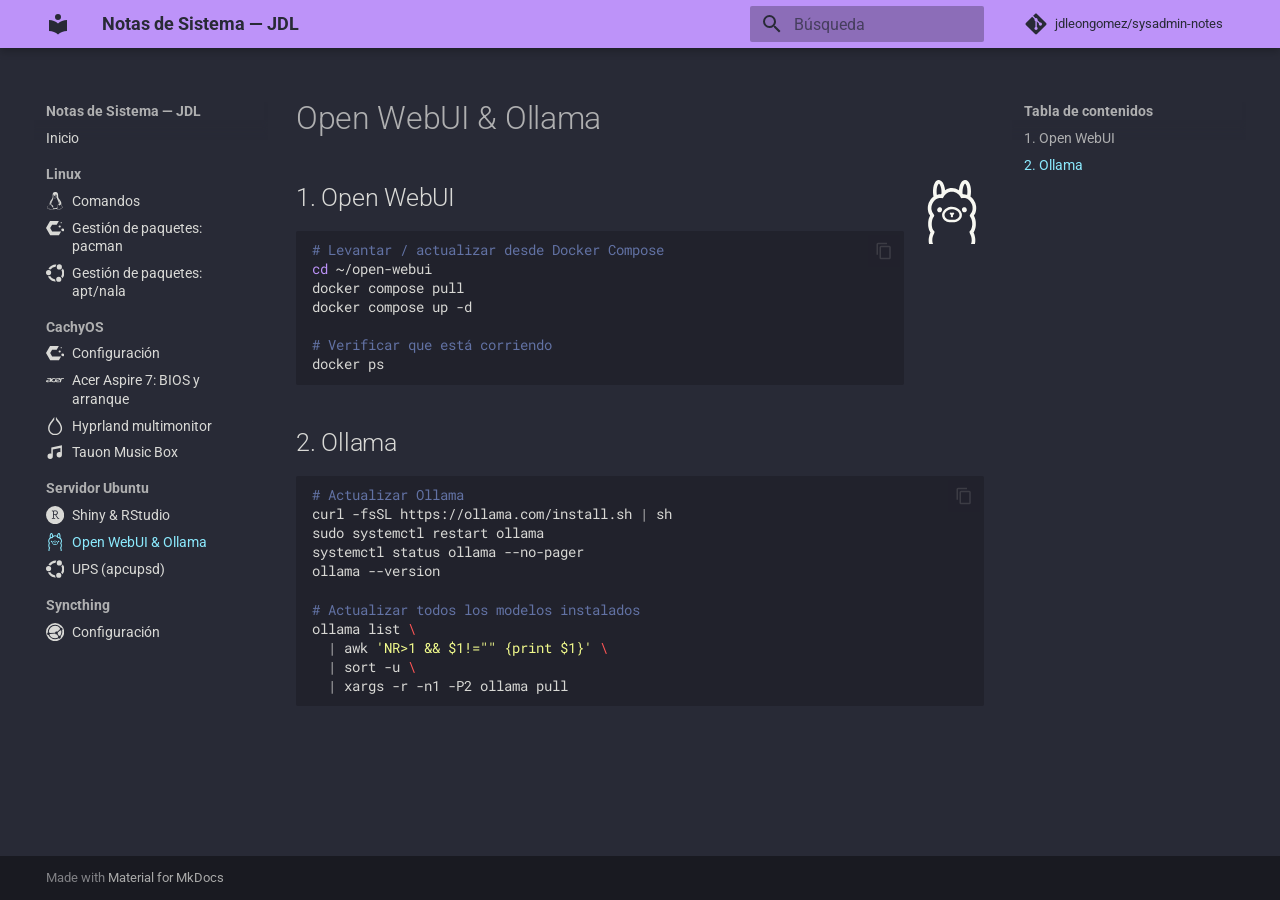
<file: ubuntu-server/open-webui-ollama/index.html>
<!doctype html>
<html lang="es" class="no-js">
  <head>
    
      <meta charset="utf-8">
      <meta name="viewport" content="width=device-width,initial-scale=1">
      
        <meta name="description" content="Notas personales para administrar servidor Ubuntu y PC CachyOS">
      
      
        <meta name="author" content="Juan David Leongómez">
      
      
      
        <link rel="prev" href="../shiny-rstudio/">
      
      
        <link rel="next" href="../apcupsd/">
      
      
        
      
      
      <link rel="icon" href="../../assets/images/favicon.png">
      <meta name="generator" content="mkdocs-1.6.1, mkdocs-material-9.8.0">
    
    
      
        <title>Open WebUI & Ollama - Notas de Sistema — JDL</title>
      
    
    
      <link rel="stylesheet" href="../../assets/stylesheets/main.57a0d79d.min.css">
      
        
        <link rel="stylesheet" href="../../assets/stylesheets/palette.fb2fffe2.min.css">
      
      


    
    
      
    
    
      
        
        
        <link rel="preconnect" href="https://fonts.gstatic.com" crossorigin>
        <link rel="stylesheet" href="https://fonts.googleapis.com/css?family=Roboto:300,300i,400,400i,700,700i%7CRoboto+Mono:400,400i,700,700i&display=fallback">
        <style>:root{--md-text-font:"Roboto";--md-code-font:"Roboto Mono"}</style>
      
    
    
      <link rel="stylesheet" href="../../stylesheets/dracula.css">
    
    <script>__md_scope=new URL("../..",location),__md_hash=e=>[...e].reduce(((e,_)=>(e<<5)-e+_.charCodeAt(0)),0),__md_get=(e,_=localStorage,t=__md_scope)=>JSON.parse(_.getItem(t.pathname+"."+e)),__md_set=(e,_,t=localStorage,a=__md_scope)=>{try{t.setItem(a.pathname+"."+e,JSON.stringify(_))}catch(e){}}</script>
    
      

    
    
  </head>
  
  
    
    
      
    
    
    
    
    <body dir="ltr" data-md-color-scheme="dracula" data-md-color-primary="indigo" data-md-color-accent="indigo">
  
    
    <input class="md-toggle" data-md-toggle="drawer" type="checkbox" id="__drawer" autocomplete="off">
    <input class="md-toggle" data-md-toggle="search" type="checkbox" id="__search" autocomplete="off">
    <label class="md-overlay" for="__drawer"></label>
    <div data-md-component="skip">
      
        
        <a href="#open-webui-ollama" class="md-skip">
          Saltar a contenido
        </a>
      
    </div>
    <div data-md-component="announce">
      
    </div>
    
    
      

  

<header class="md-header md-header--shadow" data-md-component="header">
  <nav class="md-header__inner md-grid" aria-label="Cabecera">
    <a href="../.." title="Notas de Sistema — JDL" class="md-header__button md-logo" aria-label="Notas de Sistema — JDL" data-md-component="logo">
      
  
  <svg xmlns="http://www.w3.org/2000/svg" viewBox="0 0 24 24"><path d="M12 8a3 3 0 0 0 3-3 3 3 0 0 0-3-3 3 3 0 0 0-3 3 3 3 0 0 0 3 3m0 3.54C9.64 9.35 6.5 8 3 8v11c3.5 0 6.64 1.35 9 3.54 2.36-2.19 5.5-3.54 9-3.54V8c-3.5 0-6.64 1.35-9 3.54"/></svg>

    </a>
    <label class="md-header__button md-icon" for="__drawer">
      
      <svg xmlns="http://www.w3.org/2000/svg" viewBox="0 0 24 24"><path d="M3 6h18v2H3zm0 5h18v2H3zm0 5h18v2H3z"/></svg>
    </label>
    <div class="md-header__title" data-md-component="header-title">
      <div class="md-header__ellipsis">
        <div class="md-header__topic">
          <span class="md-ellipsis">
            Notas de Sistema — JDL
          </span>
        </div>
        <div class="md-header__topic" data-md-component="header-topic">
          <span class="md-ellipsis">
            
              Open WebUI & Ollama
            
          </span>
        </div>
      </div>
    </div>
    
      
        <form class="md-header__option" data-md-component="palette">
  
    
    
    
    <input class="md-option" data-md-color-media="" data-md-color-scheme="dracula" data-md-color-primary="indigo" data-md-color-accent="indigo"  aria-hidden="true"  type="radio" name="__palette" id="__palette_0">
    
  
</form>
      
    
    
      <script>var palette=__md_get("__palette");if(palette&&palette.color){if("(prefers-color-scheme)"===palette.color.media){var media=matchMedia("(prefers-color-scheme: light)"),input=document.querySelector(media.matches?"[data-md-color-media='(prefers-color-scheme: light)']":"[data-md-color-media='(prefers-color-scheme: dark)']");palette.color.media=input.getAttribute("data-md-color-media"),palette.color.scheme=input.getAttribute("data-md-color-scheme"),palette.color.primary=input.getAttribute("data-md-color-primary"),palette.color.accent=input.getAttribute("data-md-color-accent")}for(var[key,value]of Object.entries(palette.color))document.body.setAttribute("data-md-color-"+key,value)}</script>
    
    
    
      
      
        <label class="md-header__button md-icon" for="__search">
          
          <svg xmlns="http://www.w3.org/2000/svg" viewBox="0 0 24 24"><path d="M9.5 3A6.5 6.5 0 0 1 16 9.5c0 1.61-.59 3.09-1.56 4.23l.27.27h.79l5 5-1.5 1.5-5-5v-.79l-.27-.27A6.52 6.52 0 0 1 9.5 16 6.5 6.5 0 0 1 3 9.5 6.5 6.5 0 0 1 9.5 3m0 2C7 5 5 7 5 9.5S7 14 9.5 14 14 12 14 9.5 12 5 9.5 5"/></svg>
        </label>
        <div class="md-search" data-md-component="search" role="dialog">
  <label class="md-search__overlay" for="__search"></label>
  <div class="md-search__inner" role="search">
    <form class="md-search__form" name="search">
      <input type="text" class="md-search__input" name="query" aria-label="Búsqueda" placeholder="Búsqueda" autocapitalize="off" autocorrect="off" autocomplete="off" spellcheck="false" data-md-component="search-query" required>
      <label class="md-search__icon md-icon" for="__search">
        
        <svg xmlns="http://www.w3.org/2000/svg" viewBox="0 0 24 24"><path d="M9.5 3A6.5 6.5 0 0 1 16 9.5c0 1.61-.59 3.09-1.56 4.23l.27.27h.79l5 5-1.5 1.5-5-5v-.79l-.27-.27A6.52 6.52 0 0 1 9.5 16 6.5 6.5 0 0 1 3 9.5 6.5 6.5 0 0 1 9.5 3m0 2C7 5 5 7 5 9.5S7 14 9.5 14 14 12 14 9.5 12 5 9.5 5"/></svg>
        
        <svg xmlns="http://www.w3.org/2000/svg" viewBox="0 0 24 24"><path d="M20 11v2H8l5.5 5.5-1.42 1.42L4.16 12l7.92-7.92L13.5 5.5 8 11z"/></svg>
      </label>
      <nav class="md-search__options" aria-label="Buscar">
        
        <button type="reset" class="md-search__icon md-icon" title="Limpiar" aria-label="Limpiar" tabindex="-1">
          
          <svg xmlns="http://www.w3.org/2000/svg" viewBox="0 0 24 24"><path d="M19 6.41 17.59 5 12 10.59 6.41 5 5 6.41 10.59 12 5 17.59 6.41 19 12 13.41 17.59 19 19 17.59 13.41 12z"/></svg>
        </button>
      </nav>
      
        <div class="md-search__suggest" data-md-component="search-suggest"></div>
      
    </form>
    <div class="md-search__output">
      <div class="md-search__scrollwrap" tabindex="0" data-md-scrollfix>
        <div class="md-search-result" data-md-component="search-result">
          <div class="md-search-result__meta">
            Inicializando búsqueda
          </div>
          <ol class="md-search-result__list" role="presentation"></ol>
        </div>
      </div>
    </div>
  </div>
</div>
      
    
    
      <div class="md-header__source">
        <a href="https://github.com/jdleongomez/sysadmin-notes" title="Ir al repositorio" class="md-source" data-md-component="source">
  <div class="md-source__icon md-icon">
    
    <svg xmlns="http://www.w3.org/2000/svg" viewBox="0 0 448 512"><!--! Font Awesome Free 7.1.0 by @fontawesome - https://fontawesome.com License - https://fontawesome.com/license/free (Icons: CC BY 4.0, Fonts: SIL OFL 1.1, Code: MIT License) Copyright 2025 Fonticons, Inc.--><path d="M439.6 236.1 244 40.5c-5.4-5.5-12.8-8.5-20.4-8.5s-15 3-20.4 8.4L162.5 81l51.5 51.5c27.1-9.1 52.7 16.8 43.4 43.7l49.7 49.7c34.2-11.8 61.2 31 35.5 56.7-26.5 26.5-70.2-2.9-56-37.3L240.3 199v121.9c25.3 12.5 22.3 41.8 9.1 55-6.4 6.4-15.2 10.1-24.3 10.1s-17.8-3.6-24.3-10.1c-17.6-17.6-11.1-46.9 11.2-56v-123c-20.8-8.5-24.6-30.7-18.6-45L142.6 101 8.5 235.1C3 240.6 0 247.9 0 255.5s3 15 8.5 20.4l195.6 195.7c5.4 5.4 12.7 8.4 20.4 8.4s15-3 20.4-8.4l194.7-194.7c5.4-5.4 8.4-12.8 8.4-20.4s-3-15-8.4-20.4"/></svg>
  </div>
  <div class="md-source__repository">
    jdleongomez/sysadmin-notes
  </div>
</a>
      </div>
    
  </nav>
  
</header>
    
    <div class="md-container" data-md-component="container">
      
      
        
          
        
      
      <main class="md-main" data-md-component="main">
        <div class="md-main__inner md-grid">
          
            
              
              <div class="md-sidebar md-sidebar--primary" data-md-component="sidebar" data-md-type="navigation" >
                <div class="md-sidebar__scrollwrap">
                  <div class="md-sidebar__inner">
                    



<nav class="md-nav md-nav--primary" aria-label="Navegación" data-md-level="0">
  <label class="md-nav__title" for="__drawer">
    <a href="../.." title="Notas de Sistema — JDL" class="md-nav__button md-logo" aria-label="Notas de Sistema — JDL" data-md-component="logo">
      
  
  <svg xmlns="http://www.w3.org/2000/svg" viewBox="0 0 24 24"><path d="M12 8a3 3 0 0 0 3-3 3 3 0 0 0-3-3 3 3 0 0 0-3 3 3 3 0 0 0 3 3m0 3.54C9.64 9.35 6.5 8 3 8v11c3.5 0 6.64 1.35 9 3.54 2.36-2.19 5.5-3.54 9-3.54V8c-3.5 0-6.64 1.35-9 3.54"/></svg>

    </a>
    Notas de Sistema — JDL
  </label>
  
    <div class="md-nav__source">
      <a href="https://github.com/jdleongomez/sysadmin-notes" title="Ir al repositorio" class="md-source" data-md-component="source">
  <div class="md-source__icon md-icon">
    
    <svg xmlns="http://www.w3.org/2000/svg" viewBox="0 0 448 512"><!--! Font Awesome Free 7.1.0 by @fontawesome - https://fontawesome.com License - https://fontawesome.com/license/free (Icons: CC BY 4.0, Fonts: SIL OFL 1.1, Code: MIT License) Copyright 2025 Fonticons, Inc.--><path d="M439.6 236.1 244 40.5c-5.4-5.5-12.8-8.5-20.4-8.5s-15 3-20.4 8.4L162.5 81l51.5 51.5c27.1-9.1 52.7 16.8 43.4 43.7l49.7 49.7c34.2-11.8 61.2 31 35.5 56.7-26.5 26.5-70.2-2.9-56-37.3L240.3 199v121.9c25.3 12.5 22.3 41.8 9.1 55-6.4 6.4-15.2 10.1-24.3 10.1s-17.8-3.6-24.3-10.1c-17.6-17.6-11.1-46.9 11.2-56v-123c-20.8-8.5-24.6-30.7-18.6-45L142.6 101 8.5 235.1C3 240.6 0 247.9 0 255.5s3 15 8.5 20.4l195.6 195.7c5.4 5.4 12.7 8.4 20.4 8.4s15-3 20.4-8.4l194.7-194.7c5.4-5.4 8.4-12.8 8.4-20.4s-3-15-8.4-20.4"/></svg>
  </div>
  <div class="md-source__repository">
    jdleongomez/sysadmin-notes
  </div>
</a>
    </div>
  
  <ul class="md-nav__list" data-md-scrollfix>
    
      
      
  
  
  
  
    <li class="md-nav__item">
      <a href="../.." class="md-nav__link">
        
  
  
  <span class="md-ellipsis">
    
  
    Inicio
  

    
  </span>
  
  

      </a>
    </li>
  

    
      
      
  
  
  
  
    
    
    
    
      
        
        
      
    
    
    <li class="md-nav__item md-nav__item--section md-nav__item--nested">
      
        
        
        <input class="md-nav__toggle md-toggle " type="checkbox" id="__nav_2" >
        
          
          <label class="md-nav__link" for="__nav_2" id="__nav_2_label" tabindex="">
            
  
  
  <span class="md-ellipsis">
    
  
    Linux
  

    
  </span>
  
  

            <span class="md-nav__icon md-icon"></span>
          </label>
        
        <nav class="md-nav" data-md-level="1" aria-labelledby="__nav_2_label" aria-expanded="false">
          <label class="md-nav__title" for="__nav_2">
            <span class="md-nav__icon md-icon"></span>
            
  
    Linux
  

          </label>
          <ul class="md-nav__list" data-md-scrollfix>
            
              
                
  
  
  
  
    <li class="md-nav__item">
      <a href="../../linux/comandos/" class="md-nav__link">
        
  
  
    <svg xmlns="http://www.w3.org/2000/svg" viewBox="0 0 24 24"><path d="M12.504 0q-.232 0-.48.021c-4.226.333-3.105 4.807-3.17 6.298-.076 1.092-.3 1.953-1.05 3.02-.885 1.051-2.127 2.75-2.716 4.521-.278.832-.41 1.684-.287 2.489a.4.4 0 0 0-.11.135c-.26.268-.45.6-.663.839-.199.199-.485.267-.797.4-.313.136-.658.269-.864.68-.09.189-.136.394-.132.602 0 .199.027.4.055.536.058.399.116.728.04.97-.249.68-.28 1.145-.106 1.484.174.334.535.47.94.601.81.2 1.91.135 2.774.6.926.466 1.866.67 2.616.47.526-.116.97-.464 1.208-.946.587-.003 1.23-.269 2.26-.334.699-.058 1.574.267 2.577.2.025.134.063.198.114.333l.003.003c.391.778 1.113 1.132 1.884 1.071s1.592-.536 2.257-1.306c.631-.765 1.683-1.084 2.378-1.503.348-.199.629-.469.649-.853.023-.4-.2-.811-.714-1.376v-.097l-.003-.003c-.17-.2-.25-.535-.338-.926-.085-.401-.182-.786-.492-1.046h-.003c-.059-.054-.123-.067-.188-.135a.36.36 0 0 0-.19-.064c.431-1.278.264-2.55-.173-3.694-.533-1.41-1.465-2.638-2.175-3.483-.796-1.005-1.576-1.957-1.56-3.368.026-2.152.236-6.133-3.544-6.139m.529 3.405h.013c.213 0 .396.062.584.198.19.135.33.332.438.533.105.259.158.459.166.724 0-.02.006-.04.006-.06v.105l-.004-.021-.004-.024a1.8 1.8 0 0 1-.15.706.95.95 0 0 1-.213.335 1 1 0 0 0-.088-.042c-.104-.045-.198-.064-.284-.133a1.3 1.3 0 0 0-.22-.066c.05-.06.146-.133.183-.198q.08-.193.088-.402v-.02a1.2 1.2 0 0 0-.061-.4c-.045-.134-.101-.2-.183-.333-.084-.066-.167-.132-.267-.132h-.016c-.093 0-.176.03-.262.132a.8.8 0 0 0-.205.334 1.2 1.2 0 0 0-.09.4v.019q.002.134.02.267c-.193-.067-.438-.135-.607-.202a2 2 0 0 1-.018-.2v-.02a1.8 1.8 0 0 1 .15-.768 1.08 1.08 0 0 1 .43-.533 1 1 0 0 1 .594-.2zm-2.962.059h.036c.142 0 .27.048.399.135.146.129.264.288.344.465.09.199.14.4.153.667v.004c.007.134.006.2-.002.266v.08c-.03.007-.056.018-.083.024-.152.055-.274.135-.393.2q.018-.136.003-.267v-.015c-.012-.133-.04-.2-.082-.333a.6.6 0 0 0-.166-.267.25.25 0 0 0-.183-.064h-.021c-.071.006-.13.04-.186.132a.55.55 0 0 0-.12.27 1 1 0 0 0-.023.33v.015c.012.135.037.2.08.334.046.134.098.2.166.268q.014.014.034.024c-.07.057-.117.07-.176.136a.3.3 0 0 1-.131.068 2.6 2.6 0 0 1-.275-.402 1.8 1.8 0 0 1-.155-.667 1.8 1.8 0 0 1 .08-.668 1.4 1.4 0 0 1 .283-.535c.128-.133.26-.2.418-.2m1.37 1.706c.332 0 .733.065 1.216.399.293.2.523.269 1.052.468h.003c.255.136.405.266.478.399v-.131a.57.57 0 0 1 .016.47c-.123.31-.516.643-1.063.842v.002c-.268.135-.501.333-.775.465-.276.135-.588.292-1.012.267a1.1 1.1 0 0 1-.448-.067 4 4 0 0 1-.322-.198c-.195-.135-.363-.332-.612-.465v-.005h-.005c-.4-.246-.616-.512-.686-.71q-.104-.403.193-.6c.224-.135.38-.271.483-.336.104-.074.143-.102.176-.131h.002v-.003c.169-.202.436-.47.839-.601.139-.036.294-.065.466-.065zm2.8 2.142c.358 1.417 1.196 3.475 1.735 4.473.286.534.855 1.659 1.102 3.024.156-.005.33.018.513.064.646-1.671-.546-3.467-1.089-3.966-.22-.2-.232-.335-.123-.335.59.534 1.365 1.572 1.646 2.757.13.535.16 1.104.021 1.67.067.028.135.06.205.067 1.032.534 1.413.938 1.23 1.537v-.043c-.06-.003-.12 0-.18 0h-.016c.151-.467-.182-.825-1.065-1.224-.915-.4-1.646-.336-1.77.465-.008.043-.013.066-.018.135-.068.023-.139.053-.209.064-.43.268-.662.669-.793 1.187-.13.533-.17 1.156-.205 1.869v.003c-.02.334-.17.838-.319 1.35-1.5 1.072-3.58 1.538-5.348.334a2.7 2.7 0 0 0-.402-.533 1.5 1.5 0 0 0-.275-.333c.182 0 .338-.03.465-.067a.62.62 0 0 0 .314-.334c.108-.267 0-.697-.345-1.163s-.931-.995-1.788-1.521c-.63-.4-.986-.87-1.15-1.396-.165-.534-.143-1.085-.015-1.645.245-1.07.873-2.11 1.274-2.763.107-.065.037.135-.408.974-.396.751-1.14 2.497-.122 3.854a8.1 8.1 0 0 1 .647-2.876c.564-1.278 1.743-3.504 1.836-5.268.048.036.217.135.289.202.218.133.38.333.59.465.21.201.477.335.876.335q.058.005.11.006c.412 0 .73-.134.997-.268.29-.134.52-.334.74-.4h.005c.467-.135.835-.402 1.044-.7zm2.185 8.958c.037.6.343 1.245.882 1.377.588.134 1.434-.333 1.791-.765l.211-.01c.315-.007.577.01.847.268l.003.003c.208.199.305.53.391.876.085.4.154.78.409 1.066.486.527.645.906.636 1.14l.003-.007v.018l-.003-.012c-.015.262-.185.396-.498.595-.63.401-1.746.712-2.457 1.57-.618.737-1.37 1.14-2.036 1.191-.664.053-1.237-.2-1.574-.898l-.005-.003c-.21-.4-.12-1.025.056-1.69.176-.668.428-1.344.463-1.897.037-.714.076-1.335.195-1.814.12-.465.308-.797.641-.984l.045-.022zm-10.814.049h.01q.08 0 .157.014c.376.055.706.333 1.023.752l.91 1.664.003.003c.243.533.754 1.064 1.189 1.637.434.598.77 1.131.729 1.57v.006c-.057.744-.48 1.148-1.125 1.294-.645.135-1.52.002-2.395-.464-.968-.536-2.118-.469-2.857-.602q-.553-.1-.723-.4c-.11-.2-.113-.602.123-1.23v-.004l.002-.003c.117-.334.03-.752-.027-1.118-.055-.401-.083-.71.043-.94.16-.334.396-.4.69-.533.294-.135.64-.202.915-.47h.002v-.002c.256-.268.445-.601.668-.838.19-.201.38-.336.663-.336m7.159-9.074c-.435.201-.945.535-1.488.535-.542 0-.97-.267-1.28-.466-.154-.134-.28-.268-.373-.335-.164-.134-.144-.333-.074-.333.109.016.129.134.199.2.096.066.215.2.36.333.292.2.68.467 1.167.467.485 0 1.053-.267 1.398-.466.195-.135.445-.334.648-.467.156-.136.149-.267.279-.267.128.016.034.134-.147.332a8 8 0 0 1-.69.468zm-1.082-1.583V5.64c-.006-.02.013-.042.029-.05.074-.043.18-.027.26.004.063 0 .16.067.15.135-.006.049-.085.066-.135.066-.055 0-.092-.043-.141-.068-.052-.018-.146-.008-.163-.065m-.551 0c-.02.058-.113.049-.166.066-.047.025-.086.068-.14.068-.05 0-.13-.02-.136-.068-.01-.066.088-.133.15-.133.08-.031.184-.047.259-.005.019.009.036.03.03.05v.02h.003z"/></svg>
  
  <span class="md-ellipsis">
    
  
    Comandos
  

    
  </span>
  
  

      </a>
    </li>
  

              
            
              
                
  
  
  
  
    <li class="md-nav__item">
      <a href="../../linux/pacman/" class="md-nav__link">
        
  
  
    <svg viewBox="0 0 24 24" xmlns="http://www.w3.org/2000/svg"><path d="M5.301 2.646 0 11.771l5.541 9.583h11.486l2.904-5.017H8.102l-2.56-4.429L8.067 7.54h6.063l2.83-4.893ZM20.058 4.12a.748.748 0 0 0 0 1.496.748.748 0 0 0 0-1.496m-1.983 4.303a1.45 1.45 0 0 0 0 2.9 1.45 1.45 0 0 0 0-2.9m4.02 3.98a1.904 1.904 0 0 0 0 3.809 1.904 1.904 0 0 0 0-3.81"/></svg>
  
  <span class="md-ellipsis">
    
  
    Gestión de paquetes: pacman
  

    
  </span>
  
  

      </a>
    </li>
  

              
            
              
                
  
  
  
  
    <li class="md-nav__item">
      <a href="../../linux/apt-nala/" class="md-nav__link">
        
  
  
    <svg xmlns="http://www.w3.org/2000/svg" viewBox="0 0 24 24"><path d="M17.61.455a3.41 3.41 0 0 0-3.41 3.41 3.41 3.41 0 0 0 3.41 3.41 3.41 3.41 0 0 0 3.41-3.41 3.41 3.41 0 0 0-3.41-3.41M12.92.8C8.923.777 5.137 2.941 3.148 6.451a5 5 0 0 1 .26-.007 4.9 4.9 0 0 1 2.585.737A8.32 8.32 0 0 1 12.688 3.6 4.94 4.94 0 0 1 13.723.834 11 11 0 0 0 12.92.8m9.226 4.994a4.9 4.9 0 0 1-1.918 2.246 8.36 8.36 0 0 1-.273 8.303 4.9 4.9 0 0 1 1.632 2.54 11.16 11.16 0 0 0 .559-13.089M3.41 7.932A3.41 3.41 0 0 0 0 11.342a3.41 3.41 0 0 0 3.41 3.409 3.41 3.41 0 0 0 3.41-3.41 3.41 3.41 0 0 0-3.41-3.41zm2.027 7.866a4.9 4.9 0 0 1-2.915.358 11.1 11.1 0 0 0 7.991 6.698 11.2 11.2 0 0 0 2.422.249 4.88 4.88 0 0 1-.999-2.85 9 9 0 0 1-.836-.136 8.3 8.3 0 0 1-5.663-4.32zm11.405.928a3.41 3.41 0 0 0-3.41 3.41 3.41 3.41 0 0 0 3.41 3.41 3.41 3.41 0 0 0 3.41-3.41 3.41 3.41 0 0 0-3.41-3.41"/></svg>
  
  <span class="md-ellipsis">
    
  
    Gestión de paquetes: apt/nala
  

    
  </span>
  
  

      </a>
    </li>
  

              
            
          </ul>
        </nav>
      
    </li>
  

    
      
      
  
  
  
  
    
    
    
    
      
        
        
      
    
    
    <li class="md-nav__item md-nav__item--section md-nav__item--nested">
      
        
        
        <input class="md-nav__toggle md-toggle " type="checkbox" id="__nav_3" >
        
          
          <label class="md-nav__link" for="__nav_3" id="__nav_3_label" tabindex="">
            
  
  
  <span class="md-ellipsis">
    
  
    CachyOS
  

    
  </span>
  
  

            <span class="md-nav__icon md-icon"></span>
          </label>
        
        <nav class="md-nav" data-md-level="1" aria-labelledby="__nav_3_label" aria-expanded="false">
          <label class="md-nav__title" for="__nav_3">
            <span class="md-nav__icon md-icon"></span>
            
  
    CachyOS
  

          </label>
          <ul class="md-nav__list" data-md-scrollfix>
            
              
                
  
  
  
  
    <li class="md-nav__item">
      <a href="../../cachyos/configuracion/" class="md-nav__link">
        
  
  
    <svg viewBox="0 0 24 24" xmlns="http://www.w3.org/2000/svg"><path d="M5.301 2.646 0 11.771l5.541 9.583h11.486l2.904-5.017H8.102l-2.56-4.429L8.067 7.54h6.063l2.83-4.893ZM20.058 4.12a.748.748 0 0 0 0 1.496.748.748 0 0 0 0-1.496m-1.983 4.303a1.45 1.45 0 0 0 0 2.9 1.45 1.45 0 0 0 0-2.9m4.02 3.98a1.904 1.904 0 0 0 0 3.809 1.904 1.904 0 0 0 0-3.81"/></svg>
  
  <span class="md-ellipsis">
    
  
    Configuración
  

    
  </span>
  
  

      </a>
    </li>
  

              
            
              
                
  
  
  
  
    <li class="md-nav__item">
      <a href="../../cachyos/acer-aspire-bios/" class="md-nav__link">
        
  
  
    <svg xmlns="http://www.w3.org/2000/svg" viewBox="0 0 24 24"><path d="M23.943 9.364c-.085-.113-.17-.198-.595-.226-.113 0-.453-.029-1.048-.029-1.56 0-2.636.482-3.175 1.417.142-.935-.765-1.417-2.749-1.417-2.324 0-3.798.935-4.393 2.834-.226.709-.226 1.276-.056 1.73h-.567c-.425.027-.992.056-1.36.056-.85 0-1.39-.142-1.588-.425-.17-.255-.17-.737.057-1.446.368-1.162 1.247-1.672 2.664-1.672.737 0 1.445.085 1.445.085.085 0 .142-.113.142-.198l-.028-.085-.057-.397c-.028-.255-.227-.397-.567-.453-.311-.029-.567-.029-.907-.029h-.028c-1.842 0-3.146.624-3.854 1.814.255-1.219-.596-1.814-2.551-1.814-1.105 0-1.9.029-2.353.085-.368.057-.595.199-.68.454l-.17.51c-.028.085.029.142.142.142.085 0 .425-.057.992-.086a25 25 0 0 1 1.672-.085c1.077 0 1.559.284 1.389.822-.029.114-.114.199-.255.227-1.02.17-1.842.284-2.438.369-1.7.226-2.692.736-2.947 1.587-.369 1.162.538 1.728 2.72 1.728 1.078 0 2.013-.056 2.75-.198.425-.085.652-.17.737-.453l.396-1.304c-.028 1.304.85 1.955 2.721 1.955.794 0 1.559-.028 1.927-.085.369-.056.567-.141.652-.425l.085-.396c.397.623 1.276.935 2.608.935 1.417 0 2.239-.029 2.465-.114a.52.52 0 0 0 .369-.311l.028-.085.17-.539c.029-.085-.028-.142-.142-.142l-.906.057c-.596.029-1.077.057-1.418.057-.651 0-1.076-.057-1.332-.142-.368-.142-.538-.397-.51-.822l2.863-.368c1.275-.17 2.154-.567 2.579-1.19l-.992 3.315c-.028.057 0 .114.028.142.029.028.085.057.199.057h1.19c.198 0 .283-.114.312-.199l1.048-3.656c.142-.481.567-.708 1.36-.708.71 0 1.22 0 1.56.028h.028c.057 0 .17-.028.255-.17l.17-.51c0-.085 0-.17-.057-.227M4.841 13.73c-.368.057-.907.085-1.587.085-1.219 0-1.729-.255-1.587-.737.113-.34.425-.567.935-.624l2.75-.368zm12.669-2.95q-.17.553-1.616.766l-2.295.311.056-.198c.199-.624.454-1.02.794-1.247q.51-.34 1.7-.34c1.05.028 1.503.255 1.36.708Z"/></svg>
  
  <span class="md-ellipsis">
    
  
    Acer Aspire 7: BIOS y arranque
  

    
  </span>
  
  

      </a>
    </li>
  

              
            
              
                
  
  
  
  
    <li class="md-nav__item">
      <a href="../../cachyos/hyprland-multimonitor/" class="md-nav__link">
        
  
  
    <svg xmlns="http://www.w3.org/2000/svg" viewBox="0 0 24 24"><path d="M13.1.001c.07.075.116.112.147.158.57.842 1.13 1.69 1.708 2.527.333.482.687.949 1.042 1.414.343.451.706.887 1.05 1.338.397.522.8 1.04 1.169 1.582.473.693.95 1.388 1.359 2.118.348.622.626 1.285.892 1.948.188.47.314.965.449 1.454.062.226.08.466.116.7.045.285.121.57.126.857.012.747.077 1.496-.053 2.239a9.2 9.2 0 0 1-.74 2.36c-.36.765-.798 1.472-1.333 2.125-.485.592-1.054 1.081-1.67 1.53a7.6 7.6 0 0 1-1.438.83c-.458.2-.93.36-1.415.495-1.096.305-2.208.372-3.327.294-.675-.048-1.357-.13-2-.373-.528-.2-1.06-.397-1.566-.646a6.5 6.5 0 0 1-1.13-.719c-.46-.36-.91-.742-1.308-1.167a8 8 0 0 1-.94-1.258 11.4 11.4 0 0 1-.77-1.47c-.239-.545-.393-1.12-.518-1.71-.195-.916-.132-1.833-.092-2.747.022-.525.161-1.05.294-1.564.14-.54.31-1.078.515-1.598s.444-1.032.718-1.52c.343-.613.722-1.207 1.112-1.79.354-.531.737-1.043 1.122-1.552.31-.41.647-.799.961-1.206.317-.412.622-.833.93-1.252.324-.444.651-.887.965-1.339.398-.573.78-1.156 1.175-1.731.057-.082.139-.148.208-.22L10.9.13c.003.063.009.126.009.19 0 .938.005 1.876-.006 2.815a.83.83 0 0 1-.133.408c-.303.48-.613.956-.94 1.419-.31.438-.646.86-.97 1.289q-.4.53-.803 1.058c-.187.244-.383.482-.566.729-.255.346-.511.693-.75 1.051-.287.432-.57.869-.827 1.318-.185.322-.33.667-.485 1.004a5 5 0 0 0-.227.576c-.11.348-.199.702-.309 1.05-.31.978-.245 1.983-.175 2.977.035.504.217 1.003.37 1.493.215.686.582 1.294.997 1.88q.424.601.967 1.082c.3.263.624.505.965.71.388.233.792.456 1.216.609.453.163.93.285 1.408.345.567.072 1.146.056 1.72.083.532.025 1.049-.081 1.566-.183.656-.129 1.255-.412 1.838-.722.697-.37 1.283-.896 1.796-1.488.524-.605.964-1.285 1.244-2.032.296-.787.542-1.603.505-2.468-.02-.468.005-.94-.038-1.404-.032-.343-.129-.682-.22-1.016a12 12 0 0 0-.362-1.167c-.146-.378-.333-.74-.517-1.102a12 12 0 0 0-.523-.943 17 17 0 0 0-.737-1.085c-.394-.53-.81-1.045-1.209-1.572a93 93 0 0 1-1.382-1.866c-.389-.542-.76-1.098-1.13-1.653a.6.6 0 0 1-.108-.311c-.008-1.016-.005-2.031-.005-3.047 0-.034.009-.068.02-.158z"/></svg>
  
  <span class="md-ellipsis">
    
  
    Hyprland multimonitor
  

    
  </span>
  
  

      </a>
    </li>
  

              
            
              
                
  
  
  
  
    <li class="md-nav__item">
      <a href="../../cachyos/tauon/" class="md-nav__link">
        
  
  
    <svg xmlns="http://www.w3.org/2000/svg" viewBox="0 0 24 24"><path d="M21 3v12.5a3.5 3.5 0 0 1-3.5 3.5 3.5 3.5 0 0 1-3.5-3.5 3.5 3.5 0 0 1 3.5-3.5c.54 0 1.05.12 1.5.34V6.47L9 8.6v8.9A3.5 3.5 0 0 1 5.5 21 3.5 3.5 0 0 1 2 17.5 3.5 3.5 0 0 1 5.5 14c.54 0 1.05.12 1.5.34V6z"/></svg>
  
  <span class="md-ellipsis">
    
  
    Tauon Music Box
  

    
  </span>
  
  

      </a>
    </li>
  

              
            
          </ul>
        </nav>
      
    </li>
  

    
      
      
  
  
    
  
  
  
    
    
    
    
      
        
        
      
    
    
    <li class="md-nav__item md-nav__item--active md-nav__item--section md-nav__item--nested">
      
        
        
        <input class="md-nav__toggle md-toggle " type="checkbox" id="__nav_4" checked>
        
          
          <label class="md-nav__link" for="__nav_4" id="__nav_4_label" tabindex="">
            
  
  
  <span class="md-ellipsis">
    
  
    Servidor Ubuntu
  

    
  </span>
  
  

            <span class="md-nav__icon md-icon"></span>
          </label>
        
        <nav class="md-nav" data-md-level="1" aria-labelledby="__nav_4_label" aria-expanded="true">
          <label class="md-nav__title" for="__nav_4">
            <span class="md-nav__icon md-icon"></span>
            
  
    Servidor Ubuntu
  

          </label>
          <ul class="md-nav__list" data-md-scrollfix>
            
              
                
  
  
  
  
    <li class="md-nav__item">
      <a href="../shiny-rstudio/" class="md-nav__link">
        
  
  
    <svg xmlns="http://www.w3.org/2000/svg" viewBox="0 0 24 24"><path d="M12.178.002a12 12 0 0 0-8.662 3.515 12 12 0 0 0 0 16.97 12 12 0 0 0 16.97 0 12 12 0 0 0 0-16.97A12 12 0 0 0 12.179.002zM7.77 5.995c.562.128 1.05.217 1.663.217.921 0 1.863-.217 2.786-.217 1.79 0 3.45.814 3.45 2.8 0 1.54-.921 2.517-2.35 2.93l2.788 4.107h1.301v1.01h-1.986l-3.293-4.934h-1.757v3.924h1.718v1.01H7.77v-1.01h1.483V7.134L7.77 6.951v-.957zm4.466 1.012c-.596 0-1.213.053-1.864.127v3.798l.941.02c2.298.034 3.183-.85 3.183-2.026 0-1.376-.997-1.919-2.26-1.919"/></svg>
  
  <span class="md-ellipsis">
    
  
    Shiny & RStudio
  

    
  </span>
  
  

      </a>
    </li>
  

              
            
              
                
  
  
    
  
  
  
    <li class="md-nav__item md-nav__item--active">
      
      <input class="md-nav__toggle md-toggle" type="checkbox" id="__toc">
      
      
        
      
      
        <label class="md-nav__link md-nav__link--active" for="__toc">
          
  
  
    <svg xmlns="http://www.w3.org/2000/svg" viewBox="0 0 24 24"><path d="M16.361 10.26a.9.9 0 0 0-.558.47l-.072.148.001.207c0 .193.004.217.059.353.076.193.152.312.291.448.24.238.51.3.872.205a.86.86 0 0 0 .517-.436.75.75 0 0 0 .08-.498c-.064-.453-.33-.782-.724-.897a1.1 1.1 0 0 0-.466 0m-9.203.005c-.305.096-.533.32-.65.639a1.2 1.2 0 0 0-.06.52c.057.309.31.59.598.667.362.095.632.033.872-.205.14-.136.215-.255.291-.448.055-.136.059-.16.059-.353l.001-.207-.072-.148a.9.9 0 0 0-.565-.472 1 1 0 0 0-.474.007m4.184 2c-.131.071-.223.25-.195.383.031.143.157.288.353.407.105.063.112.072.117.136.004.038-.01.146-.029.243-.02.094-.036.194-.036.222.002.074.07.195.143.253.064.052.076.054.255.059.164.005.198.001.264-.03.169-.082.212-.234.15-.525-.052-.243-.042-.28.087-.355.137-.08.281-.219.324-.314a.365.365 0 0 0-.175-.48.4.4 0 0 0-.181-.033c-.126 0-.207.03-.355.124l-.085.053-.053-.032c-.219-.13-.259-.145-.391-.143a.4.4 0 0 0-.193.032m.39-2.195c-.373.036-.475.05-.654.086a4.5 4.5 0 0 0-.951.328c-.94.46-1.589 1.226-1.787 2.114-.04.176-.045.234-.045.53 0 .294.005.357.043.524.264 1.16 1.332 2.017 2.714 2.173.3.033 1.596.033 1.896 0 1.11-.125 2.064-.727 2.493-1.571.114-.226.169-.372.22-.602.039-.167.044-.23.044-.523 0-.297-.005-.355-.045-.531-.288-1.29-1.539-2.304-3.072-2.497a7 7 0 0 0-.855-.031zm.645.937a3.3 3.3 0 0 1 1.44.514c.223.148.537.458.671.662.166.251.26.508.303.82.02.143.01.251-.043.482-.08.345-.332.705-.672.957a3 3 0 0 1-.689.348c-.382.122-.632.144-1.525.138-.582-.006-.686-.01-.853-.042q-.856-.16-1.35-.68c-.264-.28-.385-.535-.45-.946-.03-.192.025-.509.137-.776.136-.326.488-.73.836-.963.403-.269.934-.46 1.422-.512.187-.02.586-.02.773-.002m-5.503-11a1.65 1.65 0 0 0-.683.298C5.617.74 5.173 1.666 4.985 2.819c-.07.436-.119 1.04-.119 1.503 0 .544.064 1.24.155 1.721.02.107.031.202.023.208l-.187.152a5.3 5.3 0 0 0-.949 1.02 5.5 5.5 0 0 0-.94 2.339 6.6 6.6 0 0 0-.023 1.357c.091.78.325 1.438.727 2.04l.13.195-.037.064c-.269.452-.498 1.105-.605 1.732-.084.496-.095.629-.095 1.294 0 .67.009.803.088 1.266.095.555.288 1.143.503 1.534.071.128.243.393.264.407.007.003-.014.067-.046.141a7.4 7.4 0 0 0-.548 1.873 5 5 0 0 0-.071.991c0 .56.031.832.148 1.279L3.42 24h1.478l-.05-.091c-.297-.552-.325-1.575-.068-2.597.117-.472.25-.819.498-1.296l.148-.29v-.177c0-.165-.003-.184-.057-.293a.9.9 0 0 0-.194-.25 1.7 1.7 0 0 1-.385-.543c-.424-.92-.506-2.286-.208-3.451.124-.486.329-.918.544-1.154a.8.8 0 0 0 .223-.531c0-.195-.07-.355-.224-.522a3.14 3.14 0 0 1-.817-1.729c-.14-.96.114-2.005.69-2.834.563-.814 1.353-1.336 2.237-1.475.199-.033.57-.028.776.01.226.04.367.028.512-.041.179-.085.268-.19.374-.431.093-.215.165-.333.36-.576.234-.29.46-.489.822-.729.413-.27.884-.467 1.352-.561.17-.035.25-.04.569-.04s.398.005.569.04a4.07 4.07 0 0 1 1.914.997c.117.109.398.457.488.602.034.057.095.177.132.267.105.241.195.346.374.43.14.068.286.082.503.045.343-.058.607-.053.943.016 1.144.23 2.14 1.173 2.581 2.437.385 1.108.276 2.267-.296 3.153-.097.15-.193.27-.333.419-.301.322-.301.722-.001 1.053.493.539.801 1.866.708 3.036-.062.772-.26 1.463-.533 1.854a2 2 0 0 1-.224.258.9.9 0 0 0-.194.25c-.054.109-.057.128-.057.293v.178l.148.29c.248.476.38.823.498 1.295.253 1.008.231 2.01-.059 2.581a1 1 0 0 0-.044.098c0 .006.329.009.732.009h.73l.02-.074.036-.134c.019-.076.057-.3.088-.516a9 9 0 0 0 0-1.258c-.11-.875-.295-1.57-.597-2.226-.032-.074-.053-.138-.046-.141a1.4 1.4 0 0 0 .108-.152c.376-.569.607-1.284.724-2.228.031-.26.031-1.378 0-1.628-.083-.645-.182-1.082-.348-1.525a6 6 0 0 0-.329-.7l-.038-.064.131-.194c.402-.604.636-1.262.727-2.04a6.6 6.6 0 0 0-.024-1.358 5.5 5.5 0 0 0-.939-2.339 5.3 5.3 0 0 0-.95-1.02l-.186-.152a.7.7 0 0 1 .023-.208c.208-1.087.201-2.443-.017-3.503-.19-.924-.535-1.658-.98-2.082-.354-.338-.716-.482-1.15-.455-.996.059-1.8 1.205-2.116 3.01a7 7 0 0 0-.097.726c0 .036-.007.066-.015.066a1 1 0 0 1-.149-.078A4.86 4.86 0 0 0 12 3.03c-.832 0-1.687.243-2.456.698a1 1 0 0 1-.148.078c-.008 0-.015-.03-.015-.066a7 7 0 0 0-.097-.725C8.997 1.392 8.337.319 7.46.048a2 2 0 0 0-.585-.041Zm.293 1.402c.248.197.523.759.682 1.388.03.113.06.244.069.292.007.047.026.152.041.233.067.365.098.76.102 1.24l.002.475-.12.175-.118.178h-.278c-.324 0-.646.041-.954.124l-.238.06c-.033.007-.038-.003-.057-.144a8.4 8.4 0 0 1 .016-2.323c.124-.788.413-1.501.696-1.711.067-.05.079-.049.157.013m9.825-.012c.17.126.358.46.498.888.28.854.36 2.028.212 3.145-.019.14-.024.151-.057.144l-.238-.06a3.7 3.7 0 0 0-.954-.124h-.278l-.119-.178-.119-.175.002-.474c.004-.669.066-1.19.214-1.772.157-.623.434-1.185.68-1.382.078-.062.09-.063.159-.012"/></svg>
  
  <span class="md-ellipsis">
    
  
    Open WebUI & Ollama
  

    
  </span>
  
  

          <span class="md-nav__icon md-icon"></span>
        </label>
      
      <a href="./" class="md-nav__link md-nav__link--active">
        
  
  
    <svg xmlns="http://www.w3.org/2000/svg" viewBox="0 0 24 24"><path d="M16.361 10.26a.9.9 0 0 0-.558.47l-.072.148.001.207c0 .193.004.217.059.353.076.193.152.312.291.448.24.238.51.3.872.205a.86.86 0 0 0 .517-.436.75.75 0 0 0 .08-.498c-.064-.453-.33-.782-.724-.897a1.1 1.1 0 0 0-.466 0m-9.203.005c-.305.096-.533.32-.65.639a1.2 1.2 0 0 0-.06.52c.057.309.31.59.598.667.362.095.632.033.872-.205.14-.136.215-.255.291-.448.055-.136.059-.16.059-.353l.001-.207-.072-.148a.9.9 0 0 0-.565-.472 1 1 0 0 0-.474.007m4.184 2c-.131.071-.223.25-.195.383.031.143.157.288.353.407.105.063.112.072.117.136.004.038-.01.146-.029.243-.02.094-.036.194-.036.222.002.074.07.195.143.253.064.052.076.054.255.059.164.005.198.001.264-.03.169-.082.212-.234.15-.525-.052-.243-.042-.28.087-.355.137-.08.281-.219.324-.314a.365.365 0 0 0-.175-.48.4.4 0 0 0-.181-.033c-.126 0-.207.03-.355.124l-.085.053-.053-.032c-.219-.13-.259-.145-.391-.143a.4.4 0 0 0-.193.032m.39-2.195c-.373.036-.475.05-.654.086a4.5 4.5 0 0 0-.951.328c-.94.46-1.589 1.226-1.787 2.114-.04.176-.045.234-.045.53 0 .294.005.357.043.524.264 1.16 1.332 2.017 2.714 2.173.3.033 1.596.033 1.896 0 1.11-.125 2.064-.727 2.493-1.571.114-.226.169-.372.22-.602.039-.167.044-.23.044-.523 0-.297-.005-.355-.045-.531-.288-1.29-1.539-2.304-3.072-2.497a7 7 0 0 0-.855-.031zm.645.937a3.3 3.3 0 0 1 1.44.514c.223.148.537.458.671.662.166.251.26.508.303.82.02.143.01.251-.043.482-.08.345-.332.705-.672.957a3 3 0 0 1-.689.348c-.382.122-.632.144-1.525.138-.582-.006-.686-.01-.853-.042q-.856-.16-1.35-.68c-.264-.28-.385-.535-.45-.946-.03-.192.025-.509.137-.776.136-.326.488-.73.836-.963.403-.269.934-.46 1.422-.512.187-.02.586-.02.773-.002m-5.503-11a1.65 1.65 0 0 0-.683.298C5.617.74 5.173 1.666 4.985 2.819c-.07.436-.119 1.04-.119 1.503 0 .544.064 1.24.155 1.721.02.107.031.202.023.208l-.187.152a5.3 5.3 0 0 0-.949 1.02 5.5 5.5 0 0 0-.94 2.339 6.6 6.6 0 0 0-.023 1.357c.091.78.325 1.438.727 2.04l.13.195-.037.064c-.269.452-.498 1.105-.605 1.732-.084.496-.095.629-.095 1.294 0 .67.009.803.088 1.266.095.555.288 1.143.503 1.534.071.128.243.393.264.407.007.003-.014.067-.046.141a7.4 7.4 0 0 0-.548 1.873 5 5 0 0 0-.071.991c0 .56.031.832.148 1.279L3.42 24h1.478l-.05-.091c-.297-.552-.325-1.575-.068-2.597.117-.472.25-.819.498-1.296l.148-.29v-.177c0-.165-.003-.184-.057-.293a.9.9 0 0 0-.194-.25 1.7 1.7 0 0 1-.385-.543c-.424-.92-.506-2.286-.208-3.451.124-.486.329-.918.544-1.154a.8.8 0 0 0 .223-.531c0-.195-.07-.355-.224-.522a3.14 3.14 0 0 1-.817-1.729c-.14-.96.114-2.005.69-2.834.563-.814 1.353-1.336 2.237-1.475.199-.033.57-.028.776.01.226.04.367.028.512-.041.179-.085.268-.19.374-.431.093-.215.165-.333.36-.576.234-.29.46-.489.822-.729.413-.27.884-.467 1.352-.561.17-.035.25-.04.569-.04s.398.005.569.04a4.07 4.07 0 0 1 1.914.997c.117.109.398.457.488.602.034.057.095.177.132.267.105.241.195.346.374.43.14.068.286.082.503.045.343-.058.607-.053.943.016 1.144.23 2.14 1.173 2.581 2.437.385 1.108.276 2.267-.296 3.153-.097.15-.193.27-.333.419-.301.322-.301.722-.001 1.053.493.539.801 1.866.708 3.036-.062.772-.26 1.463-.533 1.854a2 2 0 0 1-.224.258.9.9 0 0 0-.194.25c-.054.109-.057.128-.057.293v.178l.148.29c.248.476.38.823.498 1.295.253 1.008.231 2.01-.059 2.581a1 1 0 0 0-.044.098c0 .006.329.009.732.009h.73l.02-.074.036-.134c.019-.076.057-.3.088-.516a9 9 0 0 0 0-1.258c-.11-.875-.295-1.57-.597-2.226-.032-.074-.053-.138-.046-.141a1.4 1.4 0 0 0 .108-.152c.376-.569.607-1.284.724-2.228.031-.26.031-1.378 0-1.628-.083-.645-.182-1.082-.348-1.525a6 6 0 0 0-.329-.7l-.038-.064.131-.194c.402-.604.636-1.262.727-2.04a6.6 6.6 0 0 0-.024-1.358 5.5 5.5 0 0 0-.939-2.339 5.3 5.3 0 0 0-.95-1.02l-.186-.152a.7.7 0 0 1 .023-.208c.208-1.087.201-2.443-.017-3.503-.19-.924-.535-1.658-.98-2.082-.354-.338-.716-.482-1.15-.455-.996.059-1.8 1.205-2.116 3.01a7 7 0 0 0-.097.726c0 .036-.007.066-.015.066a1 1 0 0 1-.149-.078A4.86 4.86 0 0 0 12 3.03c-.832 0-1.687.243-2.456.698a1 1 0 0 1-.148.078c-.008 0-.015-.03-.015-.066a7 7 0 0 0-.097-.725C8.997 1.392 8.337.319 7.46.048a2 2 0 0 0-.585-.041Zm.293 1.402c.248.197.523.759.682 1.388.03.113.06.244.069.292.007.047.026.152.041.233.067.365.098.76.102 1.24l.002.475-.12.175-.118.178h-.278c-.324 0-.646.041-.954.124l-.238.06c-.033.007-.038-.003-.057-.144a8.4 8.4 0 0 1 .016-2.323c.124-.788.413-1.501.696-1.711.067-.05.079-.049.157.013m9.825-.012c.17.126.358.46.498.888.28.854.36 2.028.212 3.145-.019.14-.024.151-.057.144l-.238-.06a3.7 3.7 0 0 0-.954-.124h-.278l-.119-.178-.119-.175.002-.474c.004-.669.066-1.19.214-1.772.157-.623.434-1.185.68-1.382.078-.062.09-.063.159-.012"/></svg>
  
  <span class="md-ellipsis">
    
  
    Open WebUI & Ollama
  

    
  </span>
  
  

      </a>
      
        

<nav class="md-nav md-nav--secondary" aria-label="Tabla de contenidos">
  
  
  
    
  
  
    <label class="md-nav__title" for="__toc">
      <span class="md-nav__icon md-icon"></span>
      Tabla de contenidos
    </label>
    <ul class="md-nav__list" data-md-component="toc" data-md-scrollfix>
      
        <li class="md-nav__item">
  <a href="#1-open-webui" class="md-nav__link">
    <span class="md-ellipsis">
      
        1. Open WebUI
      
    </span>
  </a>
  
</li>
      
        <li class="md-nav__item">
  <a href="#2-ollama" class="md-nav__link">
    <span class="md-ellipsis">
      
        2. Ollama
      
    </span>
  </a>
  
</li>
      
    </ul>
  
</nav>
      
    </li>
  

              
            
              
                
  
  
  
  
    <li class="md-nav__item">
      <a href="../apcupsd/" class="md-nav__link">
        
  
  
    <svg xmlns="http://www.w3.org/2000/svg" viewBox="0 0 24 24"><path d="M17.61.455a3.41 3.41 0 0 0-3.41 3.41 3.41 3.41 0 0 0 3.41 3.41 3.41 3.41 0 0 0 3.41-3.41 3.41 3.41 0 0 0-3.41-3.41M12.92.8C8.923.777 5.137 2.941 3.148 6.451a5 5 0 0 1 .26-.007 4.9 4.9 0 0 1 2.585.737A8.32 8.32 0 0 1 12.688 3.6 4.94 4.94 0 0 1 13.723.834 11 11 0 0 0 12.92.8m9.226 4.994a4.9 4.9 0 0 1-1.918 2.246 8.36 8.36 0 0 1-.273 8.303 4.9 4.9 0 0 1 1.632 2.54 11.16 11.16 0 0 0 .559-13.089M3.41 7.932A3.41 3.41 0 0 0 0 11.342a3.41 3.41 0 0 0 3.41 3.409 3.41 3.41 0 0 0 3.41-3.41 3.41 3.41 0 0 0-3.41-3.41zm2.027 7.866a4.9 4.9 0 0 1-2.915.358 11.1 11.1 0 0 0 7.991 6.698 11.2 11.2 0 0 0 2.422.249 4.88 4.88 0 0 1-.999-2.85 9 9 0 0 1-.836-.136 8.3 8.3 0 0 1-5.663-4.32zm11.405.928a3.41 3.41 0 0 0-3.41 3.41 3.41 3.41 0 0 0 3.41 3.41 3.41 3.41 0 0 0 3.41-3.41 3.41 3.41 0 0 0-3.41-3.41"/></svg>
  
  <span class="md-ellipsis">
    
  
    UPS (apcupsd)
  

    
  </span>
  
  

      </a>
    </li>
  

              
            
          </ul>
        </nav>
      
    </li>
  

    
      
      
  
  
  
  
    
    
    
    
      
        
        
      
    
    
    <li class="md-nav__item md-nav__item--section md-nav__item--nested">
      
        
        
        <input class="md-nav__toggle md-toggle " type="checkbox" id="__nav_5" >
        
          
          <label class="md-nav__link" for="__nav_5" id="__nav_5_label" tabindex="">
            
  
  
  <span class="md-ellipsis">
    
  
    Syncthing
  

    
  </span>
  
  

            <span class="md-nav__icon md-icon"></span>
          </label>
        
        <nav class="md-nav" data-md-level="1" aria-labelledby="__nav_5_label" aria-expanded="false">
          <label class="md-nav__title" for="__nav_5">
            <span class="md-nav__icon md-icon"></span>
            
  
    Syncthing
  

          </label>
          <ul class="md-nav__list" data-md-scrollfix>
            
              
                
  
  
  
  
    <li class="md-nav__item">
      <a href="../../syncthing/configuracion/" class="md-nav__link">
        
  
  
    <svg xmlns="http://www.w3.org/2000/svg" viewBox="0 0 24 24"><path d="M12 0A12 12 0 0 0 0 12a12 12 0 0 0 12 12 12 12 0 0 0 12-12A12 12 0 0 0 12 0m0 2.412c3.115 0 5.885 1.5 7.629 3.815a1.834 1.834 0 0 1 1.564 3.162c.23.818.354 1.68.354 2.57a9.5 9.5 0 0 1-2.166 6.05c.128.281.189.595.162.92a1.854 1.854 0 0 1-2.004 1.678 1.86 1.86 0 0 1-.877-.322A9.5 9.5 0 0 1 12 21.505c-3.84 0-7.154-2.277-8.668-5.552-.3-.01-.601-.092-.879-.254-.858-.51-1.144-1.634-.633-2.513.164-.276.39-.493.653-.643a10 10 0 0 1-.02-.584c0-5.265 4.282-9.547 9.547-9.547m0 1.227a8.31 8.31 0 0 0-8.31 8.683c.22.036.439.111.644.23.323.2.564.484.713.805l6.984-.644a1.78 1.78 0 0 1 .787-1.08c.288-.19.612-.286.936-.295.34-.01.68.08.978.254l3.51-2.914a1.82 1.82 0 0 1 .317-1.84A8.3 8.3 0 0 0 12 3.638zm7.027 5.98-3.502 2.91a1.83 1.83 0 0 1-.23 1.719l1.904 2.744c.212-.06.436-.085.668-.066.238.024.46.092.66.193a8.3 8.3 0 0 0 1.793-5.16 8.4 8.4 0 0 0-.265-2.092 1.84 1.84 0 0 1-1.028-.248m-6.886 4.315-6.975.644a1.8 1.8 0 0 1-.66 1.004A8.31 8.31 0 0 0 12 20.279a8.3 8.3 0 0 0 3.938-.986 1.9 1.9 0 0 1-.075-.69c.028-.341.148-.65.332-.908L14.29 14.95a1.84 1.84 0 0 1-2.148-1.015z"/></svg>
  
  <span class="md-ellipsis">
    
  
    Configuración
  

    
  </span>
  
  

      </a>
    </li>
  

              
            
          </ul>
        </nav>
      
    </li>
  

    
  </ul>
</nav>
                  </div>
                </div>
              </div>
            
            
              
              <div class="md-sidebar md-sidebar--secondary" data-md-component="sidebar" data-md-type="toc" >
                <div class="md-sidebar__scrollwrap">
                  <div class="md-sidebar__inner">
                    

<nav class="md-nav md-nav--secondary" aria-label="Tabla de contenidos">
  
  
  
    
  
  
    <label class="md-nav__title" for="__toc">
      <span class="md-nav__icon md-icon"></span>
      Tabla de contenidos
    </label>
    <ul class="md-nav__list" data-md-component="toc" data-md-scrollfix>
      
        <li class="md-nav__item">
  <a href="#1-open-webui" class="md-nav__link">
    <span class="md-ellipsis">
      
        1. Open WebUI
      
    </span>
  </a>
  
</li>
      
        <li class="md-nav__item">
  <a href="#2-ollama" class="md-nav__link">
    <span class="md-ellipsis">
      
        2. Ollama
      
    </span>
  </a>
  
</li>
      
    </ul>
  
</nav>
                  </div>
                </div>
              </div>
            
          
          
            <div class="md-content" data-md-component="content">
              
              <article class="md-content__inner md-typeset">
                
                  


  
  


<h1 id="open-webui-ollama">Open WebUI &amp; Ollama<a class="headerlink" href="#open-webui-ollama" title="Permanent link">&para;</a></h1>
<p><img align="right" alt="Ollama" src="../../assets/logos/ollama.svg" width="64" /></p>
<h2 id="1-open-webui">1. Open WebUI<a class="headerlink" href="#1-open-webui" title="Permanent link">&para;</a></h2>
<div class="highlight"><pre><span></span><code><a id="__codelineno-0-1" name="__codelineno-0-1" href="#__codelineno-0-1"></a><span class="c1"># Levantar / actualizar desde Docker Compose</span>
<a id="__codelineno-0-2" name="__codelineno-0-2" href="#__codelineno-0-2"></a><span class="nb">cd</span><span class="w"> </span>~/open-webui
<a id="__codelineno-0-3" name="__codelineno-0-3" href="#__codelineno-0-3"></a>docker<span class="w"> </span>compose<span class="w"> </span>pull
<a id="__codelineno-0-4" name="__codelineno-0-4" href="#__codelineno-0-4"></a>docker<span class="w"> </span>compose<span class="w"> </span>up<span class="w"> </span>-d
<a id="__codelineno-0-5" name="__codelineno-0-5" href="#__codelineno-0-5"></a>
<a id="__codelineno-0-6" name="__codelineno-0-6" href="#__codelineno-0-6"></a><span class="c1"># Verificar que está corriendo</span>
<a id="__codelineno-0-7" name="__codelineno-0-7" href="#__codelineno-0-7"></a>docker<span class="w"> </span>ps
</code></pre></div>
<h2 id="2-ollama">2. Ollama<a class="headerlink" href="#2-ollama" title="Permanent link">&para;</a></h2>
<div class="highlight"><pre><span></span><code><a id="__codelineno-1-1" name="__codelineno-1-1" href="#__codelineno-1-1"></a><span class="c1"># Actualizar Ollama</span>
<a id="__codelineno-1-2" name="__codelineno-1-2" href="#__codelineno-1-2"></a>curl<span class="w"> </span>-fsSL<span class="w"> </span>https://ollama.com/install.sh<span class="w"> </span><span class="p">|</span><span class="w"> </span>sh
<a id="__codelineno-1-3" name="__codelineno-1-3" href="#__codelineno-1-3"></a>sudo<span class="w"> </span>systemctl<span class="w"> </span>restart<span class="w"> </span>ollama
<a id="__codelineno-1-4" name="__codelineno-1-4" href="#__codelineno-1-4"></a>systemctl<span class="w"> </span>status<span class="w"> </span>ollama<span class="w"> </span>--no-pager
<a id="__codelineno-1-5" name="__codelineno-1-5" href="#__codelineno-1-5"></a>ollama<span class="w"> </span>--version
<a id="__codelineno-1-6" name="__codelineno-1-6" href="#__codelineno-1-6"></a>
<a id="__codelineno-1-7" name="__codelineno-1-7" href="#__codelineno-1-7"></a><span class="c1"># Actualizar todos los modelos instalados</span>
<a id="__codelineno-1-8" name="__codelineno-1-8" href="#__codelineno-1-8"></a>ollama<span class="w"> </span>list<span class="w"> </span><span class="se">\</span>
<a id="__codelineno-1-9" name="__codelineno-1-9" href="#__codelineno-1-9"></a><span class="w">  </span><span class="p">|</span><span class="w"> </span>awk<span class="w"> </span><span class="s1">'NR&gt;1 &amp;&amp; $1!="" {print $1}'</span><span class="w"> </span><span class="se">\</span>
<a id="__codelineno-1-10" name="__codelineno-1-10" href="#__codelineno-1-10"></a><span class="w">  </span><span class="p">|</span><span class="w"> </span>sort<span class="w"> </span>-u<span class="w"> </span><span class="se">\</span>
<a id="__codelineno-1-11" name="__codelineno-1-11" href="#__codelineno-1-11"></a><span class="w">  </span><span class="p">|</span><span class="w"> </span>xargs<span class="w"> </span>-r<span class="w"> </span>-n1<span class="w"> </span>-P2<span class="w"> </span>ollama<span class="w"> </span>pull
</code></pre></div>







  
  






                
              </article>
            </div>
          
          
<script>var target=document.getElementById(location.hash.slice(1));target&&target.name&&(target.checked=target.name.startsWith("__tabbed_"))</script>
        </div>
        
          <button type="button" class="md-top md-icon" data-md-component="top" hidden>
  
  <svg xmlns="http://www.w3.org/2000/svg" viewBox="0 0 24 24"><path d="M13 20h-2V8l-5.5 5.5-1.42-1.42L12 4.16l7.92 7.92-1.42 1.42L13 8z"/></svg>
  Volver al principio
</button>
        
      </main>
      
        <footer class="md-footer">
  
  <div class="md-footer-meta md-typeset">
    <div class="md-footer-meta__inner md-grid">
      <div class="md-copyright">
  
  
    Made with
    <a href="https://squidfunk.github.io/mkdocs-material/" target="_blank" rel="noopener">
      Material for MkDocs
    </a>
  
</div>
      
    </div>
  </div>
</footer>
      
    </div>
    <div class="md-dialog" data-md-component="dialog">
      <div class="md-dialog__inner md-typeset"></div>
    </div>
    
    
    
      
      
      <script id="__config" type="application/json">{"annotate": null, "base": "../..", "features": ["navigation.sections", "navigation.top", "search.highlight", "search.suggest", "content.code.copy"], "search": "../../assets/javascripts/workers/search.a7633da7.min.js", "tags": null, "translations": {"clipboard.copied": "Copiado al portapapeles", "clipboard.copy": "Copiar al portapapeles", "search.result.more.one": "1 m\u00e1s en esta p\u00e1gina", "search.result.more.other": "# m\u00e1s en esta p\u00e1gina", "search.result.none": "No se encontraron documentos", "search.result.one": "1 documento encontrado", "search.result.other": "# documentos encontrados", "search.result.placeholder": "Teclee para comenzar b\u00fasqueda", "search.result.term.missing": "Falta", "select.version": "Seleccionar versi\u00f3n"}, "version": null}</script>
    
    
      <script src="../../assets/javascripts/bundle.c21346df.min.js"></script>
      
    
  </body>
</html>
</file>
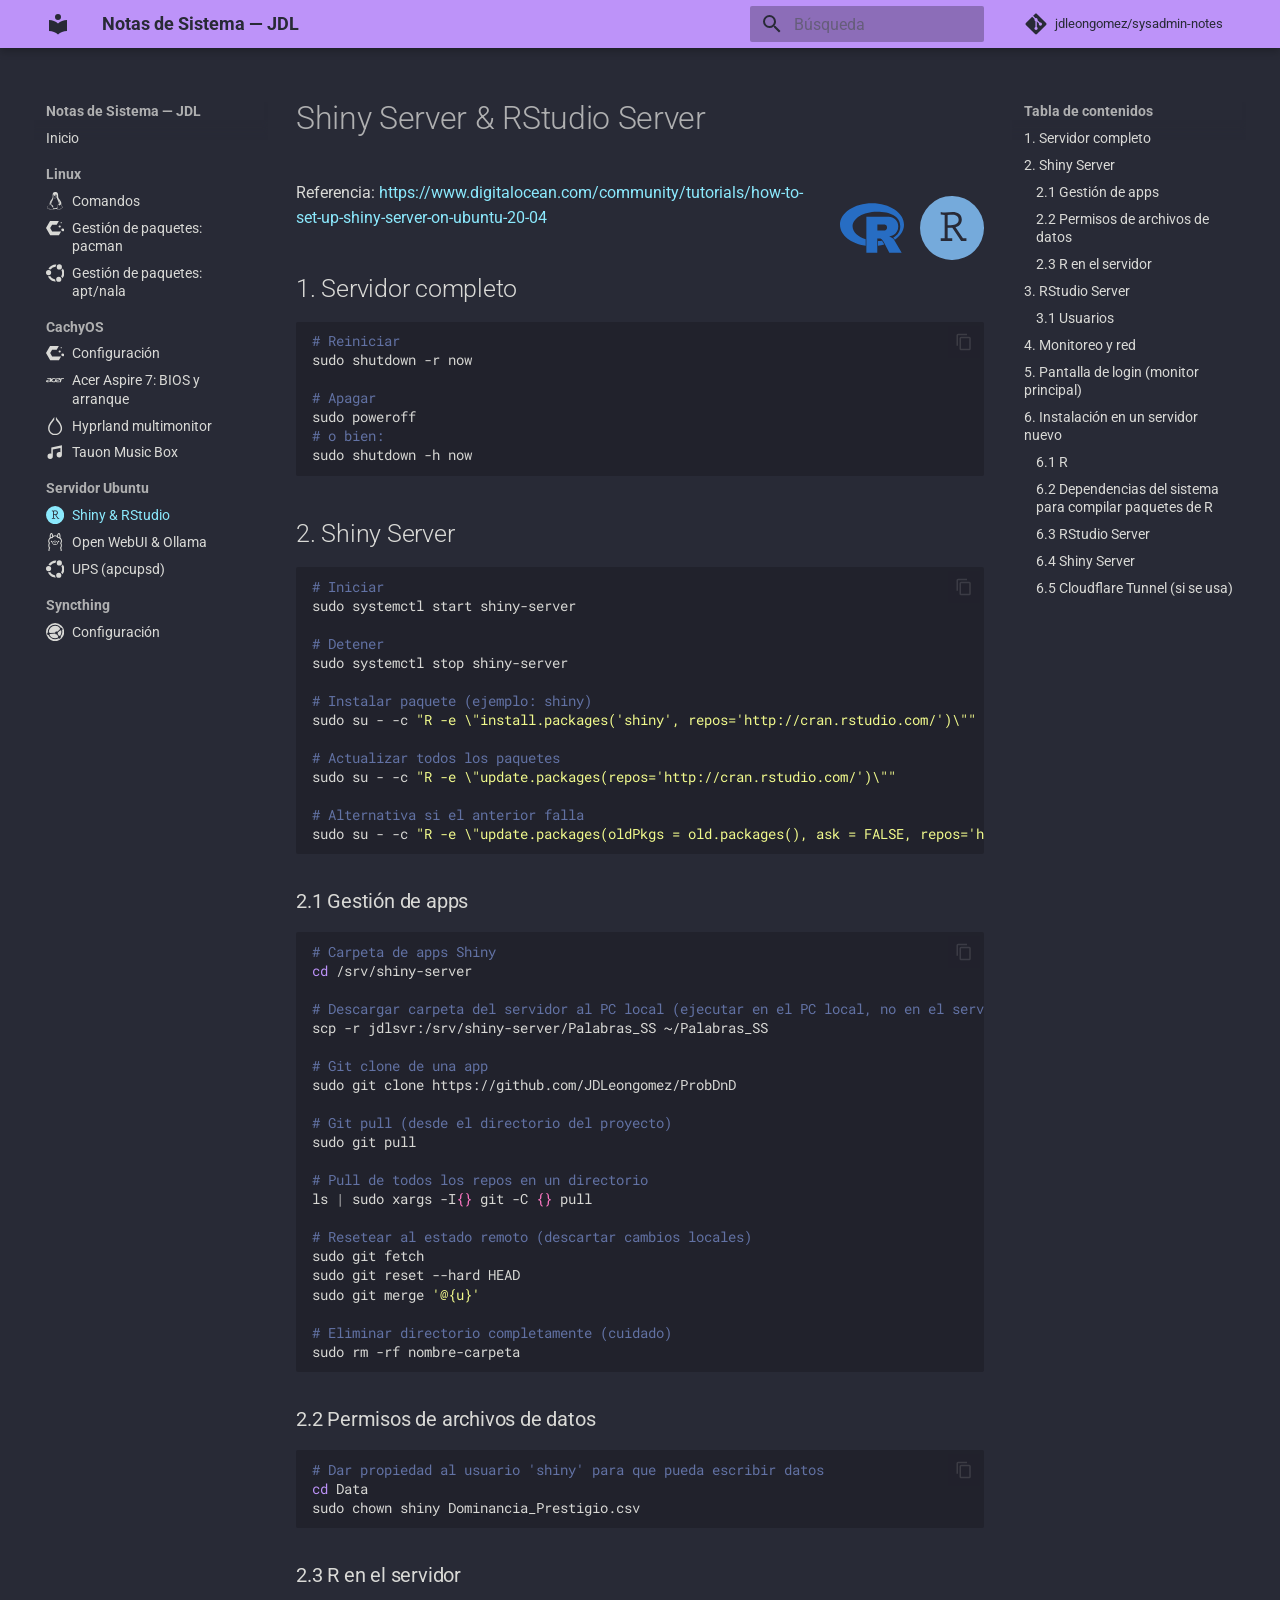
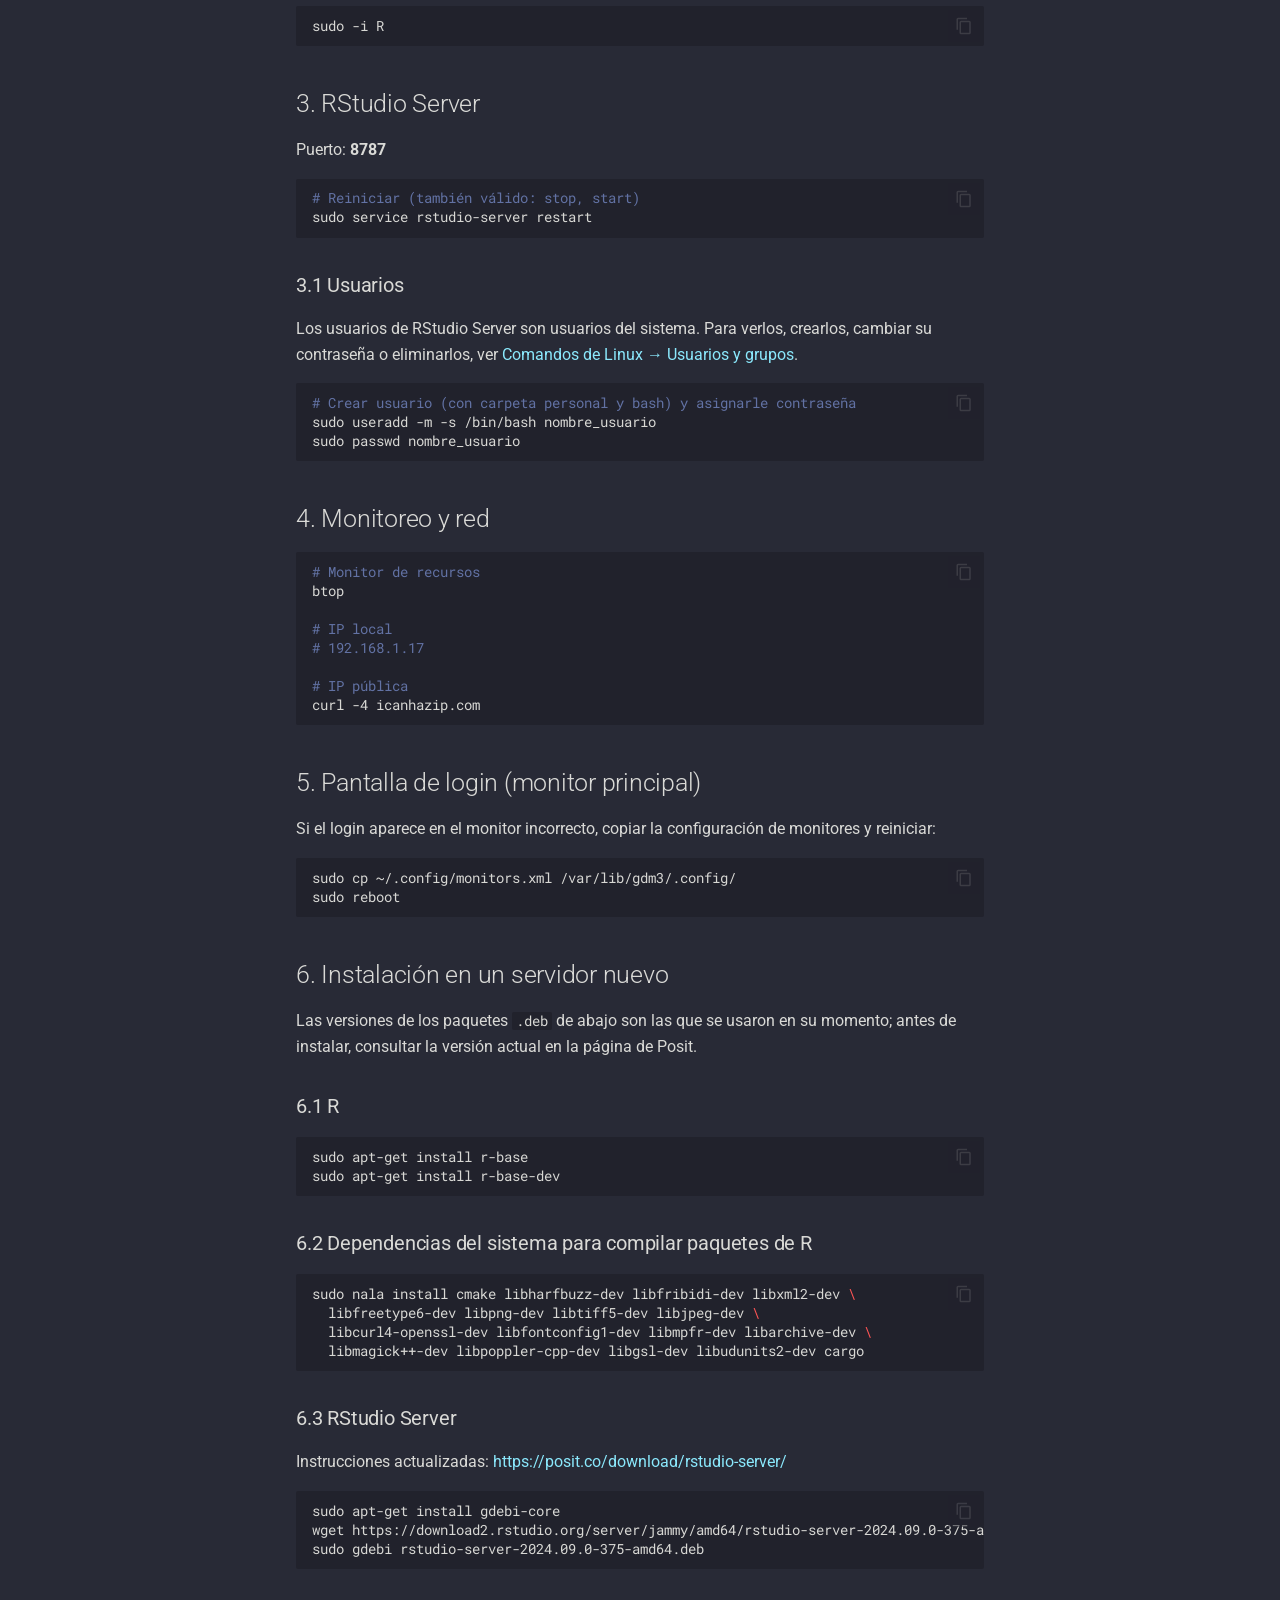
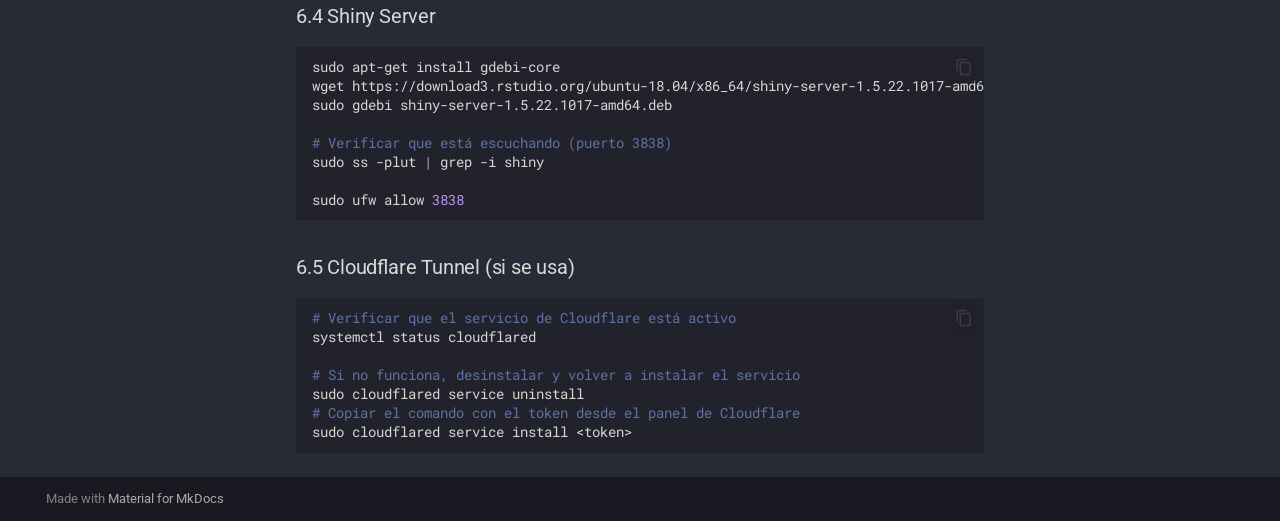
<file: ubuntu-server/shiny-rstudio/index.html>
<!doctype html>
<html lang="es" class="no-js">
  <head>
    
      <meta charset="utf-8">
      <meta name="viewport" content="width=device-width,initial-scale=1">
      
        <meta name="description" content="Notas personales para administrar servidor Ubuntu y PC CachyOS">
      
      
        <meta name="author" content="Juan David Leongómez">
      
      
      
        <link rel="prev" href="../../cachyos/tauon/">
      
      
        <link rel="next" href="../open-webui-ollama/">
      
      
        
      
      
      <link rel="icon" href="../../assets/images/favicon.png">
      <meta name="generator" content="mkdocs-1.6.1, mkdocs-material-9.8.0">
    
    
      
        <title>Shiny & RStudio - Notas de Sistema — JDL</title>
      
    
    
      <link rel="stylesheet" href="../../assets/stylesheets/main.57a0d79d.min.css">
      
        
        <link rel="stylesheet" href="../../assets/stylesheets/palette.fb2fffe2.min.css">
      
      


    
    
      
    
    
      
        
        
        <link rel="preconnect" href="https://fonts.gstatic.com" crossorigin>
        <link rel="stylesheet" href="https://fonts.googleapis.com/css?family=Roboto:300,300i,400,400i,700,700i%7CRoboto+Mono:400,400i,700,700i&display=fallback">
        <style>:root{--md-text-font:"Roboto";--md-code-font:"Roboto Mono"}</style>
      
    
    
      <link rel="stylesheet" href="../../stylesheets/dracula.css">
    
    <script>__md_scope=new URL("../..",location),__md_hash=e=>[...e].reduce(((e,_)=>(e<<5)-e+_.charCodeAt(0)),0),__md_get=(e,_=localStorage,t=__md_scope)=>JSON.parse(_.getItem(t.pathname+"."+e)),__md_set=(e,_,t=localStorage,a=__md_scope)=>{try{t.setItem(a.pathname+"."+e,JSON.stringify(_))}catch(e){}}</script>
    
      

    
    
  </head>
  
  
    
    
      
    
    
    
    
    <body dir="ltr" data-md-color-scheme="dracula" data-md-color-primary="indigo" data-md-color-accent="indigo">
  
    
    <input class="md-toggle" data-md-toggle="drawer" type="checkbox" id="__drawer" autocomplete="off">
    <input class="md-toggle" data-md-toggle="search" type="checkbox" id="__search" autocomplete="off">
    <label class="md-overlay" for="__drawer"></label>
    <div data-md-component="skip">
      
        
        <a href="#shiny-server-rstudio-server" class="md-skip">
          Saltar a contenido
        </a>
      
    </div>
    <div data-md-component="announce">
      
    </div>
    
    
      

  

<header class="md-header md-header--shadow" data-md-component="header">
  <nav class="md-header__inner md-grid" aria-label="Cabecera">
    <a href="../.." title="Notas de Sistema — JDL" class="md-header__button md-logo" aria-label="Notas de Sistema — JDL" data-md-component="logo">
      
  
  <svg xmlns="http://www.w3.org/2000/svg" viewBox="0 0 24 24"><path d="M12 8a3 3 0 0 0 3-3 3 3 0 0 0-3-3 3 3 0 0 0-3 3 3 3 0 0 0 3 3m0 3.54C9.64 9.35 6.5 8 3 8v11c3.5 0 6.64 1.35 9 3.54 2.36-2.19 5.5-3.54 9-3.54V8c-3.5 0-6.64 1.35-9 3.54"/></svg>

    </a>
    <label class="md-header__button md-icon" for="__drawer">
      
      <svg xmlns="http://www.w3.org/2000/svg" viewBox="0 0 24 24"><path d="M3 6h18v2H3zm0 5h18v2H3zm0 5h18v2H3z"/></svg>
    </label>
    <div class="md-header__title" data-md-component="header-title">
      <div class="md-header__ellipsis">
        <div class="md-header__topic">
          <span class="md-ellipsis">
            Notas de Sistema — JDL
          </span>
        </div>
        <div class="md-header__topic" data-md-component="header-topic">
          <span class="md-ellipsis">
            
              Shiny & RStudio
            
          </span>
        </div>
      </div>
    </div>
    
      
        <form class="md-header__option" data-md-component="palette">
  
    
    
    
    <input class="md-option" data-md-color-media="" data-md-color-scheme="dracula" data-md-color-primary="indigo" data-md-color-accent="indigo"  aria-hidden="true"  type="radio" name="__palette" id="__palette_0">
    
  
</form>
      
    
    
      <script>var palette=__md_get("__palette");if(palette&&palette.color){if("(prefers-color-scheme)"===palette.color.media){var media=matchMedia("(prefers-color-scheme: light)"),input=document.querySelector(media.matches?"[data-md-color-media='(prefers-color-scheme: light)']":"[data-md-color-media='(prefers-color-scheme: dark)']");palette.color.media=input.getAttribute("data-md-color-media"),palette.color.scheme=input.getAttribute("data-md-color-scheme"),palette.color.primary=input.getAttribute("data-md-color-primary"),palette.color.accent=input.getAttribute("data-md-color-accent")}for(var[key,value]of Object.entries(palette.color))document.body.setAttribute("data-md-color-"+key,value)}</script>
    
    
    
      
      
        <label class="md-header__button md-icon" for="__search">
          
          <svg xmlns="http://www.w3.org/2000/svg" viewBox="0 0 24 24"><path d="M9.5 3A6.5 6.5 0 0 1 16 9.5c0 1.61-.59 3.09-1.56 4.23l.27.27h.79l5 5-1.5 1.5-5-5v-.79l-.27-.27A6.52 6.52 0 0 1 9.5 16 6.5 6.5 0 0 1 3 9.5 6.5 6.5 0 0 1 9.5 3m0 2C7 5 5 7 5 9.5S7 14 9.5 14 14 12 14 9.5 12 5 9.5 5"/></svg>
        </label>
        <div class="md-search" data-md-component="search" role="dialog">
  <label class="md-search__overlay" for="__search"></label>
  <div class="md-search__inner" role="search">
    <form class="md-search__form" name="search">
      <input type="text" class="md-search__input" name="query" aria-label="Búsqueda" placeholder="Búsqueda" autocapitalize="off" autocorrect="off" autocomplete="off" spellcheck="false" data-md-component="search-query" required>
      <label class="md-search__icon md-icon" for="__search">
        
        <svg xmlns="http://www.w3.org/2000/svg" viewBox="0 0 24 24"><path d="M9.5 3A6.5 6.5 0 0 1 16 9.5c0 1.61-.59 3.09-1.56 4.23l.27.27h.79l5 5-1.5 1.5-5-5v-.79l-.27-.27A6.52 6.52 0 0 1 9.5 16 6.5 6.5 0 0 1 3 9.5 6.5 6.5 0 0 1 9.5 3m0 2C7 5 5 7 5 9.5S7 14 9.5 14 14 12 14 9.5 12 5 9.5 5"/></svg>
        
        <svg xmlns="http://www.w3.org/2000/svg" viewBox="0 0 24 24"><path d="M20 11v2H8l5.5 5.5-1.42 1.42L4.16 12l7.92-7.92L13.5 5.5 8 11z"/></svg>
      </label>
      <nav class="md-search__options" aria-label="Buscar">
        
        <button type="reset" class="md-search__icon md-icon" title="Limpiar" aria-label="Limpiar" tabindex="-1">
          
          <svg xmlns="http://www.w3.org/2000/svg" viewBox="0 0 24 24"><path d="M19 6.41 17.59 5 12 10.59 6.41 5 5 6.41 10.59 12 5 17.59 6.41 19 12 13.41 17.59 19 19 17.59 13.41 12z"/></svg>
        </button>
      </nav>
      
        <div class="md-search__suggest" data-md-component="search-suggest"></div>
      
    </form>
    <div class="md-search__output">
      <div class="md-search__scrollwrap" tabindex="0" data-md-scrollfix>
        <div class="md-search-result" data-md-component="search-result">
          <div class="md-search-result__meta">
            Inicializando búsqueda
          </div>
          <ol class="md-search-result__list" role="presentation"></ol>
        </div>
      </div>
    </div>
  </div>
</div>
      
    
    
      <div class="md-header__source">
        <a href="https://github.com/jdleongomez/sysadmin-notes" title="Ir al repositorio" class="md-source" data-md-component="source">
  <div class="md-source__icon md-icon">
    
    <svg xmlns="http://www.w3.org/2000/svg" viewBox="0 0 448 512"><!--! Font Awesome Free 7.1.0 by @fontawesome - https://fontawesome.com License - https://fontawesome.com/license/free (Icons: CC BY 4.0, Fonts: SIL OFL 1.1, Code: MIT License) Copyright 2025 Fonticons, Inc.--><path d="M439.6 236.1 244 40.5c-5.4-5.5-12.8-8.5-20.4-8.5s-15 3-20.4 8.4L162.5 81l51.5 51.5c27.1-9.1 52.7 16.8 43.4 43.7l49.7 49.7c34.2-11.8 61.2 31 35.5 56.7-26.5 26.5-70.2-2.9-56-37.3L240.3 199v121.9c25.3 12.5 22.3 41.8 9.1 55-6.4 6.4-15.2 10.1-24.3 10.1s-17.8-3.6-24.3-10.1c-17.6-17.6-11.1-46.9 11.2-56v-123c-20.8-8.5-24.6-30.7-18.6-45L142.6 101 8.5 235.1C3 240.6 0 247.9 0 255.5s3 15 8.5 20.4l195.6 195.7c5.4 5.4 12.7 8.4 20.4 8.4s15-3 20.4-8.4l194.7-194.7c5.4-5.4 8.4-12.8 8.4-20.4s-3-15-8.4-20.4"/></svg>
  </div>
  <div class="md-source__repository">
    jdleongomez/sysadmin-notes
  </div>
</a>
      </div>
    
  </nav>
  
</header>
    
    <div class="md-container" data-md-component="container">
      
      
        
          
        
      
      <main class="md-main" data-md-component="main">
        <div class="md-main__inner md-grid">
          
            
              
              <div class="md-sidebar md-sidebar--primary" data-md-component="sidebar" data-md-type="navigation" >
                <div class="md-sidebar__scrollwrap">
                  <div class="md-sidebar__inner">
                    



<nav class="md-nav md-nav--primary" aria-label="Navegación" data-md-level="0">
  <label class="md-nav__title" for="__drawer">
    <a href="../.." title="Notas de Sistema — JDL" class="md-nav__button md-logo" aria-label="Notas de Sistema — JDL" data-md-component="logo">
      
  
  <svg xmlns="http://www.w3.org/2000/svg" viewBox="0 0 24 24"><path d="M12 8a3 3 0 0 0 3-3 3 3 0 0 0-3-3 3 3 0 0 0-3 3 3 3 0 0 0 3 3m0 3.54C9.64 9.35 6.5 8 3 8v11c3.5 0 6.64 1.35 9 3.54 2.36-2.19 5.5-3.54 9-3.54V8c-3.5 0-6.64 1.35-9 3.54"/></svg>

    </a>
    Notas de Sistema — JDL
  </label>
  
    <div class="md-nav__source">
      <a href="https://github.com/jdleongomez/sysadmin-notes" title="Ir al repositorio" class="md-source" data-md-component="source">
  <div class="md-source__icon md-icon">
    
    <svg xmlns="http://www.w3.org/2000/svg" viewBox="0 0 448 512"><!--! Font Awesome Free 7.1.0 by @fontawesome - https://fontawesome.com License - https://fontawesome.com/license/free (Icons: CC BY 4.0, Fonts: SIL OFL 1.1, Code: MIT License) Copyright 2025 Fonticons, Inc.--><path d="M439.6 236.1 244 40.5c-5.4-5.5-12.8-8.5-20.4-8.5s-15 3-20.4 8.4L162.5 81l51.5 51.5c27.1-9.1 52.7 16.8 43.4 43.7l49.7 49.7c34.2-11.8 61.2 31 35.5 56.7-26.5 26.5-70.2-2.9-56-37.3L240.3 199v121.9c25.3 12.5 22.3 41.8 9.1 55-6.4 6.4-15.2 10.1-24.3 10.1s-17.8-3.6-24.3-10.1c-17.6-17.6-11.1-46.9 11.2-56v-123c-20.8-8.5-24.6-30.7-18.6-45L142.6 101 8.5 235.1C3 240.6 0 247.9 0 255.5s3 15 8.5 20.4l195.6 195.7c5.4 5.4 12.7 8.4 20.4 8.4s15-3 20.4-8.4l194.7-194.7c5.4-5.4 8.4-12.8 8.4-20.4s-3-15-8.4-20.4"/></svg>
  </div>
  <div class="md-source__repository">
    jdleongomez/sysadmin-notes
  </div>
</a>
    </div>
  
  <ul class="md-nav__list" data-md-scrollfix>
    
      
      
  
  
  
  
    <li class="md-nav__item">
      <a href="../.." class="md-nav__link">
        
  
  
  <span class="md-ellipsis">
    
  
    Inicio
  

    
  </span>
  
  

      </a>
    </li>
  

    
      
      
  
  
  
  
    
    
    
    
      
        
        
      
    
    
    <li class="md-nav__item md-nav__item--section md-nav__item--nested">
      
        
        
        <input class="md-nav__toggle md-toggle " type="checkbox" id="__nav_2" >
        
          
          <label class="md-nav__link" for="__nav_2" id="__nav_2_label" tabindex="">
            
  
  
  <span class="md-ellipsis">
    
  
    Linux
  

    
  </span>
  
  

            <span class="md-nav__icon md-icon"></span>
          </label>
        
        <nav class="md-nav" data-md-level="1" aria-labelledby="__nav_2_label" aria-expanded="false">
          <label class="md-nav__title" for="__nav_2">
            <span class="md-nav__icon md-icon"></span>
            
  
    Linux
  

          </label>
          <ul class="md-nav__list" data-md-scrollfix>
            
              
                
  
  
  
  
    <li class="md-nav__item">
      <a href="../../linux/comandos/" class="md-nav__link">
        
  
  
    <svg xmlns="http://www.w3.org/2000/svg" viewBox="0 0 24 24"><path d="M12.504 0q-.232 0-.48.021c-4.226.333-3.105 4.807-3.17 6.298-.076 1.092-.3 1.953-1.05 3.02-.885 1.051-2.127 2.75-2.716 4.521-.278.832-.41 1.684-.287 2.489a.4.4 0 0 0-.11.135c-.26.268-.45.6-.663.839-.199.199-.485.267-.797.4-.313.136-.658.269-.864.68-.09.189-.136.394-.132.602 0 .199.027.4.055.536.058.399.116.728.04.97-.249.68-.28 1.145-.106 1.484.174.334.535.47.94.601.81.2 1.91.135 2.774.6.926.466 1.866.67 2.616.47.526-.116.97-.464 1.208-.946.587-.003 1.23-.269 2.26-.334.699-.058 1.574.267 2.577.2.025.134.063.198.114.333l.003.003c.391.778 1.113 1.132 1.884 1.071s1.592-.536 2.257-1.306c.631-.765 1.683-1.084 2.378-1.503.348-.199.629-.469.649-.853.023-.4-.2-.811-.714-1.376v-.097l-.003-.003c-.17-.2-.25-.535-.338-.926-.085-.401-.182-.786-.492-1.046h-.003c-.059-.054-.123-.067-.188-.135a.36.36 0 0 0-.19-.064c.431-1.278.264-2.55-.173-3.694-.533-1.41-1.465-2.638-2.175-3.483-.796-1.005-1.576-1.957-1.56-3.368.026-2.152.236-6.133-3.544-6.139m.529 3.405h.013c.213 0 .396.062.584.198.19.135.33.332.438.533.105.259.158.459.166.724 0-.02.006-.04.006-.06v.105l-.004-.021-.004-.024a1.8 1.8 0 0 1-.15.706.95.95 0 0 1-.213.335 1 1 0 0 0-.088-.042c-.104-.045-.198-.064-.284-.133a1.3 1.3 0 0 0-.22-.066c.05-.06.146-.133.183-.198q.08-.193.088-.402v-.02a1.2 1.2 0 0 0-.061-.4c-.045-.134-.101-.2-.183-.333-.084-.066-.167-.132-.267-.132h-.016c-.093 0-.176.03-.262.132a.8.8 0 0 0-.205.334 1.2 1.2 0 0 0-.09.4v.019q.002.134.02.267c-.193-.067-.438-.135-.607-.202a2 2 0 0 1-.018-.2v-.02a1.8 1.8 0 0 1 .15-.768 1.08 1.08 0 0 1 .43-.533 1 1 0 0 1 .594-.2zm-2.962.059h.036c.142 0 .27.048.399.135.146.129.264.288.344.465.09.199.14.4.153.667v.004c.007.134.006.2-.002.266v.08c-.03.007-.056.018-.083.024-.152.055-.274.135-.393.2q.018-.136.003-.267v-.015c-.012-.133-.04-.2-.082-.333a.6.6 0 0 0-.166-.267.25.25 0 0 0-.183-.064h-.021c-.071.006-.13.04-.186.132a.55.55 0 0 0-.12.27 1 1 0 0 0-.023.33v.015c.012.135.037.2.08.334.046.134.098.2.166.268q.014.014.034.024c-.07.057-.117.07-.176.136a.3.3 0 0 1-.131.068 2.6 2.6 0 0 1-.275-.402 1.8 1.8 0 0 1-.155-.667 1.8 1.8 0 0 1 .08-.668 1.4 1.4 0 0 1 .283-.535c.128-.133.26-.2.418-.2m1.37 1.706c.332 0 .733.065 1.216.399.293.2.523.269 1.052.468h.003c.255.136.405.266.478.399v-.131a.57.57 0 0 1 .016.47c-.123.31-.516.643-1.063.842v.002c-.268.135-.501.333-.775.465-.276.135-.588.292-1.012.267a1.1 1.1 0 0 1-.448-.067 4 4 0 0 1-.322-.198c-.195-.135-.363-.332-.612-.465v-.005h-.005c-.4-.246-.616-.512-.686-.71q-.104-.403.193-.6c.224-.135.38-.271.483-.336.104-.074.143-.102.176-.131h.002v-.003c.169-.202.436-.47.839-.601.139-.036.294-.065.466-.065zm2.8 2.142c.358 1.417 1.196 3.475 1.735 4.473.286.534.855 1.659 1.102 3.024.156-.005.33.018.513.064.646-1.671-.546-3.467-1.089-3.966-.22-.2-.232-.335-.123-.335.59.534 1.365 1.572 1.646 2.757.13.535.16 1.104.021 1.67.067.028.135.06.205.067 1.032.534 1.413.938 1.23 1.537v-.043c-.06-.003-.12 0-.18 0h-.016c.151-.467-.182-.825-1.065-1.224-.915-.4-1.646-.336-1.77.465-.008.043-.013.066-.018.135-.068.023-.139.053-.209.064-.43.268-.662.669-.793 1.187-.13.533-.17 1.156-.205 1.869v.003c-.02.334-.17.838-.319 1.35-1.5 1.072-3.58 1.538-5.348.334a2.7 2.7 0 0 0-.402-.533 1.5 1.5 0 0 0-.275-.333c.182 0 .338-.03.465-.067a.62.62 0 0 0 .314-.334c.108-.267 0-.697-.345-1.163s-.931-.995-1.788-1.521c-.63-.4-.986-.87-1.15-1.396-.165-.534-.143-1.085-.015-1.645.245-1.07.873-2.11 1.274-2.763.107-.065.037.135-.408.974-.396.751-1.14 2.497-.122 3.854a8.1 8.1 0 0 1 .647-2.876c.564-1.278 1.743-3.504 1.836-5.268.048.036.217.135.289.202.218.133.38.333.59.465.21.201.477.335.876.335q.058.005.11.006c.412 0 .73-.134.997-.268.29-.134.52-.334.74-.4h.005c.467-.135.835-.402 1.044-.7zm2.185 8.958c.037.6.343 1.245.882 1.377.588.134 1.434-.333 1.791-.765l.211-.01c.315-.007.577.01.847.268l.003.003c.208.199.305.53.391.876.085.4.154.78.409 1.066.486.527.645.906.636 1.14l.003-.007v.018l-.003-.012c-.015.262-.185.396-.498.595-.63.401-1.746.712-2.457 1.57-.618.737-1.37 1.14-2.036 1.191-.664.053-1.237-.2-1.574-.898l-.005-.003c-.21-.4-.12-1.025.056-1.69.176-.668.428-1.344.463-1.897.037-.714.076-1.335.195-1.814.12-.465.308-.797.641-.984l.045-.022zm-10.814.049h.01q.08 0 .157.014c.376.055.706.333 1.023.752l.91 1.664.003.003c.243.533.754 1.064 1.189 1.637.434.598.77 1.131.729 1.57v.006c-.057.744-.48 1.148-1.125 1.294-.645.135-1.52.002-2.395-.464-.968-.536-2.118-.469-2.857-.602q-.553-.1-.723-.4c-.11-.2-.113-.602.123-1.23v-.004l.002-.003c.117-.334.03-.752-.027-1.118-.055-.401-.083-.71.043-.94.16-.334.396-.4.69-.533.294-.135.64-.202.915-.47h.002v-.002c.256-.268.445-.601.668-.838.19-.201.38-.336.663-.336m7.159-9.074c-.435.201-.945.535-1.488.535-.542 0-.97-.267-1.28-.466-.154-.134-.28-.268-.373-.335-.164-.134-.144-.333-.074-.333.109.016.129.134.199.2.096.066.215.2.36.333.292.2.68.467 1.167.467.485 0 1.053-.267 1.398-.466.195-.135.445-.334.648-.467.156-.136.149-.267.279-.267.128.016.034.134-.147.332a8 8 0 0 1-.69.468zm-1.082-1.583V5.64c-.006-.02.013-.042.029-.05.074-.043.18-.027.26.004.063 0 .16.067.15.135-.006.049-.085.066-.135.066-.055 0-.092-.043-.141-.068-.052-.018-.146-.008-.163-.065m-.551 0c-.02.058-.113.049-.166.066-.047.025-.086.068-.14.068-.05 0-.13-.02-.136-.068-.01-.066.088-.133.15-.133.08-.031.184-.047.259-.005.019.009.036.03.03.05v.02h.003z"/></svg>
  
  <span class="md-ellipsis">
    
  
    Comandos
  

    
  </span>
  
  

      </a>
    </li>
  

              
            
              
                
  
  
  
  
    <li class="md-nav__item">
      <a href="../../linux/pacman/" class="md-nav__link">
        
  
  
    <svg viewBox="0 0 24 24" xmlns="http://www.w3.org/2000/svg"><path d="M5.301 2.646 0 11.771l5.541 9.583h11.486l2.904-5.017H8.102l-2.56-4.429L8.067 7.54h6.063l2.83-4.893ZM20.058 4.12a.748.748 0 0 0 0 1.496.748.748 0 0 0 0-1.496m-1.983 4.303a1.45 1.45 0 0 0 0 2.9 1.45 1.45 0 0 0 0-2.9m4.02 3.98a1.904 1.904 0 0 0 0 3.809 1.904 1.904 0 0 0 0-3.81"/></svg>
  
  <span class="md-ellipsis">
    
  
    Gestión de paquetes: pacman
  

    
  </span>
  
  

      </a>
    </li>
  

              
            
              
                
  
  
  
  
    <li class="md-nav__item">
      <a href="../../linux/apt-nala/" class="md-nav__link">
        
  
  
    <svg xmlns="http://www.w3.org/2000/svg" viewBox="0 0 24 24"><path d="M17.61.455a3.41 3.41 0 0 0-3.41 3.41 3.41 3.41 0 0 0 3.41 3.41 3.41 3.41 0 0 0 3.41-3.41 3.41 3.41 0 0 0-3.41-3.41M12.92.8C8.923.777 5.137 2.941 3.148 6.451a5 5 0 0 1 .26-.007 4.9 4.9 0 0 1 2.585.737A8.32 8.32 0 0 1 12.688 3.6 4.94 4.94 0 0 1 13.723.834 11 11 0 0 0 12.92.8m9.226 4.994a4.9 4.9 0 0 1-1.918 2.246 8.36 8.36 0 0 1-.273 8.303 4.9 4.9 0 0 1 1.632 2.54 11.16 11.16 0 0 0 .559-13.089M3.41 7.932A3.41 3.41 0 0 0 0 11.342a3.41 3.41 0 0 0 3.41 3.409 3.41 3.41 0 0 0 3.41-3.41 3.41 3.41 0 0 0-3.41-3.41zm2.027 7.866a4.9 4.9 0 0 1-2.915.358 11.1 11.1 0 0 0 7.991 6.698 11.2 11.2 0 0 0 2.422.249 4.88 4.88 0 0 1-.999-2.85 9 9 0 0 1-.836-.136 8.3 8.3 0 0 1-5.663-4.32zm11.405.928a3.41 3.41 0 0 0-3.41 3.41 3.41 3.41 0 0 0 3.41 3.41 3.41 3.41 0 0 0 3.41-3.41 3.41 3.41 0 0 0-3.41-3.41"/></svg>
  
  <span class="md-ellipsis">
    
  
    Gestión de paquetes: apt/nala
  

    
  </span>
  
  

      </a>
    </li>
  

              
            
          </ul>
        </nav>
      
    </li>
  

    
      
      
  
  
  
  
    
    
    
    
      
        
        
      
    
    
    <li class="md-nav__item md-nav__item--section md-nav__item--nested">
      
        
        
        <input class="md-nav__toggle md-toggle " type="checkbox" id="__nav_3" >
        
          
          <label class="md-nav__link" for="__nav_3" id="__nav_3_label" tabindex="">
            
  
  
  <span class="md-ellipsis">
    
  
    CachyOS
  

    
  </span>
  
  

            <span class="md-nav__icon md-icon"></span>
          </label>
        
        <nav class="md-nav" data-md-level="1" aria-labelledby="__nav_3_label" aria-expanded="false">
          <label class="md-nav__title" for="__nav_3">
            <span class="md-nav__icon md-icon"></span>
            
  
    CachyOS
  

          </label>
          <ul class="md-nav__list" data-md-scrollfix>
            
              
                
  
  
  
  
    <li class="md-nav__item">
      <a href="../../cachyos/configuracion/" class="md-nav__link">
        
  
  
    <svg viewBox="0 0 24 24" xmlns="http://www.w3.org/2000/svg"><path d="M5.301 2.646 0 11.771l5.541 9.583h11.486l2.904-5.017H8.102l-2.56-4.429L8.067 7.54h6.063l2.83-4.893ZM20.058 4.12a.748.748 0 0 0 0 1.496.748.748 0 0 0 0-1.496m-1.983 4.303a1.45 1.45 0 0 0 0 2.9 1.45 1.45 0 0 0 0-2.9m4.02 3.98a1.904 1.904 0 0 0 0 3.809 1.904 1.904 0 0 0 0-3.81"/></svg>
  
  <span class="md-ellipsis">
    
  
    Configuración
  

    
  </span>
  
  

      </a>
    </li>
  

              
            
              
                
  
  
  
  
    <li class="md-nav__item">
      <a href="../../cachyos/acer-aspire-bios/" class="md-nav__link">
        
  
  
    <svg xmlns="http://www.w3.org/2000/svg" viewBox="0 0 24 24"><path d="M23.943 9.364c-.085-.113-.17-.198-.595-.226-.113 0-.453-.029-1.048-.029-1.56 0-2.636.482-3.175 1.417.142-.935-.765-1.417-2.749-1.417-2.324 0-3.798.935-4.393 2.834-.226.709-.226 1.276-.056 1.73h-.567c-.425.027-.992.056-1.36.056-.85 0-1.39-.142-1.588-.425-.17-.255-.17-.737.057-1.446.368-1.162 1.247-1.672 2.664-1.672.737 0 1.445.085 1.445.085.085 0 .142-.113.142-.198l-.028-.085-.057-.397c-.028-.255-.227-.397-.567-.453-.311-.029-.567-.029-.907-.029h-.028c-1.842 0-3.146.624-3.854 1.814.255-1.219-.596-1.814-2.551-1.814-1.105 0-1.9.029-2.353.085-.368.057-.595.199-.68.454l-.17.51c-.028.085.029.142.142.142.085 0 .425-.057.992-.086a25 25 0 0 1 1.672-.085c1.077 0 1.559.284 1.389.822-.029.114-.114.199-.255.227-1.02.17-1.842.284-2.438.369-1.7.226-2.692.736-2.947 1.587-.369 1.162.538 1.728 2.72 1.728 1.078 0 2.013-.056 2.75-.198.425-.085.652-.17.737-.453l.396-1.304c-.028 1.304.85 1.955 2.721 1.955.794 0 1.559-.028 1.927-.085.369-.056.567-.141.652-.425l.085-.396c.397.623 1.276.935 2.608.935 1.417 0 2.239-.029 2.465-.114a.52.52 0 0 0 .369-.311l.028-.085.17-.539c.029-.085-.028-.142-.142-.142l-.906.057c-.596.029-1.077.057-1.418.057-.651 0-1.076-.057-1.332-.142-.368-.142-.538-.397-.51-.822l2.863-.368c1.275-.17 2.154-.567 2.579-1.19l-.992 3.315c-.028.057 0 .114.028.142.029.028.085.057.199.057h1.19c.198 0 .283-.114.312-.199l1.048-3.656c.142-.481.567-.708 1.36-.708.71 0 1.22 0 1.56.028h.028c.057 0 .17-.028.255-.17l.17-.51c0-.085 0-.17-.057-.227M4.841 13.73c-.368.057-.907.085-1.587.085-1.219 0-1.729-.255-1.587-.737.113-.34.425-.567.935-.624l2.75-.368zm12.669-2.95q-.17.553-1.616.766l-2.295.311.056-.198c.199-.624.454-1.02.794-1.247q.51-.34 1.7-.34c1.05.028 1.503.255 1.36.708Z"/></svg>
  
  <span class="md-ellipsis">
    
  
    Acer Aspire 7: BIOS y arranque
  

    
  </span>
  
  

      </a>
    </li>
  

              
            
              
                
  
  
  
  
    <li class="md-nav__item">
      <a href="../../cachyos/hyprland-multimonitor/" class="md-nav__link">
        
  
  
    <svg xmlns="http://www.w3.org/2000/svg" viewBox="0 0 24 24"><path d="M13.1.001c.07.075.116.112.147.158.57.842 1.13 1.69 1.708 2.527.333.482.687.949 1.042 1.414.343.451.706.887 1.05 1.338.397.522.8 1.04 1.169 1.582.473.693.95 1.388 1.359 2.118.348.622.626 1.285.892 1.948.188.47.314.965.449 1.454.062.226.08.466.116.7.045.285.121.57.126.857.012.747.077 1.496-.053 2.239a9.2 9.2 0 0 1-.74 2.36c-.36.765-.798 1.472-1.333 2.125-.485.592-1.054 1.081-1.67 1.53a7.6 7.6 0 0 1-1.438.83c-.458.2-.93.36-1.415.495-1.096.305-2.208.372-3.327.294-.675-.048-1.357-.13-2-.373-.528-.2-1.06-.397-1.566-.646a6.5 6.5 0 0 1-1.13-.719c-.46-.36-.91-.742-1.308-1.167a8 8 0 0 1-.94-1.258 11.4 11.4 0 0 1-.77-1.47c-.239-.545-.393-1.12-.518-1.71-.195-.916-.132-1.833-.092-2.747.022-.525.161-1.05.294-1.564.14-.54.31-1.078.515-1.598s.444-1.032.718-1.52c.343-.613.722-1.207 1.112-1.79.354-.531.737-1.043 1.122-1.552.31-.41.647-.799.961-1.206.317-.412.622-.833.93-1.252.324-.444.651-.887.965-1.339.398-.573.78-1.156 1.175-1.731.057-.082.139-.148.208-.22L10.9.13c.003.063.009.126.009.19 0 .938.005 1.876-.006 2.815a.83.83 0 0 1-.133.408c-.303.48-.613.956-.94 1.419-.31.438-.646.86-.97 1.289q-.4.53-.803 1.058c-.187.244-.383.482-.566.729-.255.346-.511.693-.75 1.051-.287.432-.57.869-.827 1.318-.185.322-.33.667-.485 1.004a5 5 0 0 0-.227.576c-.11.348-.199.702-.309 1.05-.31.978-.245 1.983-.175 2.977.035.504.217 1.003.37 1.493.215.686.582 1.294.997 1.88q.424.601.967 1.082c.3.263.624.505.965.71.388.233.792.456 1.216.609.453.163.93.285 1.408.345.567.072 1.146.056 1.72.083.532.025 1.049-.081 1.566-.183.656-.129 1.255-.412 1.838-.722.697-.37 1.283-.896 1.796-1.488.524-.605.964-1.285 1.244-2.032.296-.787.542-1.603.505-2.468-.02-.468.005-.94-.038-1.404-.032-.343-.129-.682-.22-1.016a12 12 0 0 0-.362-1.167c-.146-.378-.333-.74-.517-1.102a12 12 0 0 0-.523-.943 17 17 0 0 0-.737-1.085c-.394-.53-.81-1.045-1.209-1.572a93 93 0 0 1-1.382-1.866c-.389-.542-.76-1.098-1.13-1.653a.6.6 0 0 1-.108-.311c-.008-1.016-.005-2.031-.005-3.047 0-.034.009-.068.02-.158z"/></svg>
  
  <span class="md-ellipsis">
    
  
    Hyprland multimonitor
  

    
  </span>
  
  

      </a>
    </li>
  

              
            
              
                
  
  
  
  
    <li class="md-nav__item">
      <a href="../../cachyos/tauon/" class="md-nav__link">
        
  
  
    <svg xmlns="http://www.w3.org/2000/svg" viewBox="0 0 24 24"><path d="M21 3v12.5a3.5 3.5 0 0 1-3.5 3.5 3.5 3.5 0 0 1-3.5-3.5 3.5 3.5 0 0 1 3.5-3.5c.54 0 1.05.12 1.5.34V6.47L9 8.6v8.9A3.5 3.5 0 0 1 5.5 21 3.5 3.5 0 0 1 2 17.5 3.5 3.5 0 0 1 5.5 14c.54 0 1.05.12 1.5.34V6z"/></svg>
  
  <span class="md-ellipsis">
    
  
    Tauon Music Box
  

    
  </span>
  
  

      </a>
    </li>
  

              
            
          </ul>
        </nav>
      
    </li>
  

    
      
      
  
  
    
  
  
  
    
    
    
    
      
        
        
      
    
    
    <li class="md-nav__item md-nav__item--active md-nav__item--section md-nav__item--nested">
      
        
        
        <input class="md-nav__toggle md-toggle " type="checkbox" id="__nav_4" checked>
        
          
          <label class="md-nav__link" for="__nav_4" id="__nav_4_label" tabindex="">
            
  
  
  <span class="md-ellipsis">
    
  
    Servidor Ubuntu
  

    
  </span>
  
  

            <span class="md-nav__icon md-icon"></span>
          </label>
        
        <nav class="md-nav" data-md-level="1" aria-labelledby="__nav_4_label" aria-expanded="true">
          <label class="md-nav__title" for="__nav_4">
            <span class="md-nav__icon md-icon"></span>
            
  
    Servidor Ubuntu
  

          </label>
          <ul class="md-nav__list" data-md-scrollfix>
            
              
                
  
  
    
  
  
  
    <li class="md-nav__item md-nav__item--active">
      
      <input class="md-nav__toggle md-toggle" type="checkbox" id="__toc">
      
      
        
      
      
        <label class="md-nav__link md-nav__link--active" for="__toc">
          
  
  
    <svg xmlns="http://www.w3.org/2000/svg" viewBox="0 0 24 24"><path d="M12.178.002a12 12 0 0 0-8.662 3.515 12 12 0 0 0 0 16.97 12 12 0 0 0 16.97 0 12 12 0 0 0 0-16.97A12 12 0 0 0 12.179.002zM7.77 5.995c.562.128 1.05.217 1.663.217.921 0 1.863-.217 2.786-.217 1.79 0 3.45.814 3.45 2.8 0 1.54-.921 2.517-2.35 2.93l2.788 4.107h1.301v1.01h-1.986l-3.293-4.934h-1.757v3.924h1.718v1.01H7.77v-1.01h1.483V7.134L7.77 6.951v-.957zm4.466 1.012c-.596 0-1.213.053-1.864.127v3.798l.941.02c2.298.034 3.183-.85 3.183-2.026 0-1.376-.997-1.919-2.26-1.919"/></svg>
  
  <span class="md-ellipsis">
    
  
    Shiny & RStudio
  

    
  </span>
  
  

          <span class="md-nav__icon md-icon"></span>
        </label>
      
      <a href="./" class="md-nav__link md-nav__link--active">
        
  
  
    <svg xmlns="http://www.w3.org/2000/svg" viewBox="0 0 24 24"><path d="M12.178.002a12 12 0 0 0-8.662 3.515 12 12 0 0 0 0 16.97 12 12 0 0 0 16.97 0 12 12 0 0 0 0-16.97A12 12 0 0 0 12.179.002zM7.77 5.995c.562.128 1.05.217 1.663.217.921 0 1.863-.217 2.786-.217 1.79 0 3.45.814 3.45 2.8 0 1.54-.921 2.517-2.35 2.93l2.788 4.107h1.301v1.01h-1.986l-3.293-4.934h-1.757v3.924h1.718v1.01H7.77v-1.01h1.483V7.134L7.77 6.951v-.957zm4.466 1.012c-.596 0-1.213.053-1.864.127v3.798l.941.02c2.298.034 3.183-.85 3.183-2.026 0-1.376-.997-1.919-2.26-1.919"/></svg>
  
  <span class="md-ellipsis">
    
  
    Shiny & RStudio
  

    
  </span>
  
  

      </a>
      
        

<nav class="md-nav md-nav--secondary" aria-label="Tabla de contenidos">
  
  
  
    
  
  
    <label class="md-nav__title" for="__toc">
      <span class="md-nav__icon md-icon"></span>
      Tabla de contenidos
    </label>
    <ul class="md-nav__list" data-md-component="toc" data-md-scrollfix>
      
        <li class="md-nav__item">
  <a href="#1-servidor-completo" class="md-nav__link">
    <span class="md-ellipsis">
      
        1. Servidor completo
      
    </span>
  </a>
  
</li>
      
        <li class="md-nav__item">
  <a href="#2-shiny-server" class="md-nav__link">
    <span class="md-ellipsis">
      
        2. Shiny Server
      
    </span>
  </a>
  
    <nav class="md-nav" aria-label="2. Shiny Server">
      <ul class="md-nav__list">
        
          <li class="md-nav__item">
  <a href="#21-gestion-de-apps" class="md-nav__link">
    <span class="md-ellipsis">
      
        2.1 Gestión de apps
      
    </span>
  </a>
  
</li>
        
          <li class="md-nav__item">
  <a href="#22-permisos-de-archivos-de-datos" class="md-nav__link">
    <span class="md-ellipsis">
      
        2.2 Permisos de archivos de datos
      
    </span>
  </a>
  
</li>
        
          <li class="md-nav__item">
  <a href="#23-r-en-el-servidor" class="md-nav__link">
    <span class="md-ellipsis">
      
        2.3 R en el servidor
      
    </span>
  </a>
  
</li>
        
      </ul>
    </nav>
  
</li>
      
        <li class="md-nav__item">
  <a href="#3-rstudio-server" class="md-nav__link">
    <span class="md-ellipsis">
      
        3. RStudio Server
      
    </span>
  </a>
  
    <nav class="md-nav" aria-label="3. RStudio Server">
      <ul class="md-nav__list">
        
          <li class="md-nav__item">
  <a href="#31-usuarios" class="md-nav__link">
    <span class="md-ellipsis">
      
        3.1 Usuarios
      
    </span>
  </a>
  
</li>
        
      </ul>
    </nav>
  
</li>
      
        <li class="md-nav__item">
  <a href="#4-monitoreo-y-red" class="md-nav__link">
    <span class="md-ellipsis">
      
        4. Monitoreo y red
      
    </span>
  </a>
  
</li>
      
        <li class="md-nav__item">
  <a href="#5-pantalla-de-login-monitor-principal" class="md-nav__link">
    <span class="md-ellipsis">
      
        5. Pantalla de login (monitor principal)
      
    </span>
  </a>
  
</li>
      
        <li class="md-nav__item">
  <a href="#6-instalacion-en-un-servidor-nuevo" class="md-nav__link">
    <span class="md-ellipsis">
      
        6. Instalación en un servidor nuevo
      
    </span>
  </a>
  
    <nav class="md-nav" aria-label="6. Instalación en un servidor nuevo">
      <ul class="md-nav__list">
        
          <li class="md-nav__item">
  <a href="#61-r" class="md-nav__link">
    <span class="md-ellipsis">
      
        6.1 R
      
    </span>
  </a>
  
</li>
        
          <li class="md-nav__item">
  <a href="#62-dependencias-del-sistema-para-compilar-paquetes-de-r" class="md-nav__link">
    <span class="md-ellipsis">
      
        6.2 Dependencias del sistema para compilar paquetes de R
      
    </span>
  </a>
  
</li>
        
          <li class="md-nav__item">
  <a href="#63-rstudio-server" class="md-nav__link">
    <span class="md-ellipsis">
      
        6.3 RStudio Server
      
    </span>
  </a>
  
</li>
        
          <li class="md-nav__item">
  <a href="#64-shiny-server" class="md-nav__link">
    <span class="md-ellipsis">
      
        6.4 Shiny Server
      
    </span>
  </a>
  
</li>
        
          <li class="md-nav__item">
  <a href="#65-cloudflare-tunnel-si-se-usa" class="md-nav__link">
    <span class="md-ellipsis">
      
        6.5 Cloudflare Tunnel (si se usa)
      
    </span>
  </a>
  
</li>
        
      </ul>
    </nav>
  
</li>
      
    </ul>
  
</nav>
      
    </li>
  

              
            
              
                
  
  
  
  
    <li class="md-nav__item">
      <a href="../open-webui-ollama/" class="md-nav__link">
        
  
  
    <svg xmlns="http://www.w3.org/2000/svg" viewBox="0 0 24 24"><path d="M16.361 10.26a.9.9 0 0 0-.558.47l-.072.148.001.207c0 .193.004.217.059.353.076.193.152.312.291.448.24.238.51.3.872.205a.86.86 0 0 0 .517-.436.75.75 0 0 0 .08-.498c-.064-.453-.33-.782-.724-.897a1.1 1.1 0 0 0-.466 0m-9.203.005c-.305.096-.533.32-.65.639a1.2 1.2 0 0 0-.06.52c.057.309.31.59.598.667.362.095.632.033.872-.205.14-.136.215-.255.291-.448.055-.136.059-.16.059-.353l.001-.207-.072-.148a.9.9 0 0 0-.565-.472 1 1 0 0 0-.474.007m4.184 2c-.131.071-.223.25-.195.383.031.143.157.288.353.407.105.063.112.072.117.136.004.038-.01.146-.029.243-.02.094-.036.194-.036.222.002.074.07.195.143.253.064.052.076.054.255.059.164.005.198.001.264-.03.169-.082.212-.234.15-.525-.052-.243-.042-.28.087-.355.137-.08.281-.219.324-.314a.365.365 0 0 0-.175-.48.4.4 0 0 0-.181-.033c-.126 0-.207.03-.355.124l-.085.053-.053-.032c-.219-.13-.259-.145-.391-.143a.4.4 0 0 0-.193.032m.39-2.195c-.373.036-.475.05-.654.086a4.5 4.5 0 0 0-.951.328c-.94.46-1.589 1.226-1.787 2.114-.04.176-.045.234-.045.53 0 .294.005.357.043.524.264 1.16 1.332 2.017 2.714 2.173.3.033 1.596.033 1.896 0 1.11-.125 2.064-.727 2.493-1.571.114-.226.169-.372.22-.602.039-.167.044-.23.044-.523 0-.297-.005-.355-.045-.531-.288-1.29-1.539-2.304-3.072-2.497a7 7 0 0 0-.855-.031zm.645.937a3.3 3.3 0 0 1 1.44.514c.223.148.537.458.671.662.166.251.26.508.303.82.02.143.01.251-.043.482-.08.345-.332.705-.672.957a3 3 0 0 1-.689.348c-.382.122-.632.144-1.525.138-.582-.006-.686-.01-.853-.042q-.856-.16-1.35-.68c-.264-.28-.385-.535-.45-.946-.03-.192.025-.509.137-.776.136-.326.488-.73.836-.963.403-.269.934-.46 1.422-.512.187-.02.586-.02.773-.002m-5.503-11a1.65 1.65 0 0 0-.683.298C5.617.74 5.173 1.666 4.985 2.819c-.07.436-.119 1.04-.119 1.503 0 .544.064 1.24.155 1.721.02.107.031.202.023.208l-.187.152a5.3 5.3 0 0 0-.949 1.02 5.5 5.5 0 0 0-.94 2.339 6.6 6.6 0 0 0-.023 1.357c.091.78.325 1.438.727 2.04l.13.195-.037.064c-.269.452-.498 1.105-.605 1.732-.084.496-.095.629-.095 1.294 0 .67.009.803.088 1.266.095.555.288 1.143.503 1.534.071.128.243.393.264.407.007.003-.014.067-.046.141a7.4 7.4 0 0 0-.548 1.873 5 5 0 0 0-.071.991c0 .56.031.832.148 1.279L3.42 24h1.478l-.05-.091c-.297-.552-.325-1.575-.068-2.597.117-.472.25-.819.498-1.296l.148-.29v-.177c0-.165-.003-.184-.057-.293a.9.9 0 0 0-.194-.25 1.7 1.7 0 0 1-.385-.543c-.424-.92-.506-2.286-.208-3.451.124-.486.329-.918.544-1.154a.8.8 0 0 0 .223-.531c0-.195-.07-.355-.224-.522a3.14 3.14 0 0 1-.817-1.729c-.14-.96.114-2.005.69-2.834.563-.814 1.353-1.336 2.237-1.475.199-.033.57-.028.776.01.226.04.367.028.512-.041.179-.085.268-.19.374-.431.093-.215.165-.333.36-.576.234-.29.46-.489.822-.729.413-.27.884-.467 1.352-.561.17-.035.25-.04.569-.04s.398.005.569.04a4.07 4.07 0 0 1 1.914.997c.117.109.398.457.488.602.034.057.095.177.132.267.105.241.195.346.374.43.14.068.286.082.503.045.343-.058.607-.053.943.016 1.144.23 2.14 1.173 2.581 2.437.385 1.108.276 2.267-.296 3.153-.097.15-.193.27-.333.419-.301.322-.301.722-.001 1.053.493.539.801 1.866.708 3.036-.062.772-.26 1.463-.533 1.854a2 2 0 0 1-.224.258.9.9 0 0 0-.194.25c-.054.109-.057.128-.057.293v.178l.148.29c.248.476.38.823.498 1.295.253 1.008.231 2.01-.059 2.581a1 1 0 0 0-.044.098c0 .006.329.009.732.009h.73l.02-.074.036-.134c.019-.076.057-.3.088-.516a9 9 0 0 0 0-1.258c-.11-.875-.295-1.57-.597-2.226-.032-.074-.053-.138-.046-.141a1.4 1.4 0 0 0 .108-.152c.376-.569.607-1.284.724-2.228.031-.26.031-1.378 0-1.628-.083-.645-.182-1.082-.348-1.525a6 6 0 0 0-.329-.7l-.038-.064.131-.194c.402-.604.636-1.262.727-2.04a6.6 6.6 0 0 0-.024-1.358 5.5 5.5 0 0 0-.939-2.339 5.3 5.3 0 0 0-.95-1.02l-.186-.152a.7.7 0 0 1 .023-.208c.208-1.087.201-2.443-.017-3.503-.19-.924-.535-1.658-.98-2.082-.354-.338-.716-.482-1.15-.455-.996.059-1.8 1.205-2.116 3.01a7 7 0 0 0-.097.726c0 .036-.007.066-.015.066a1 1 0 0 1-.149-.078A4.86 4.86 0 0 0 12 3.03c-.832 0-1.687.243-2.456.698a1 1 0 0 1-.148.078c-.008 0-.015-.03-.015-.066a7 7 0 0 0-.097-.725C8.997 1.392 8.337.319 7.46.048a2 2 0 0 0-.585-.041Zm.293 1.402c.248.197.523.759.682 1.388.03.113.06.244.069.292.007.047.026.152.041.233.067.365.098.76.102 1.24l.002.475-.12.175-.118.178h-.278c-.324 0-.646.041-.954.124l-.238.06c-.033.007-.038-.003-.057-.144a8.4 8.4 0 0 1 .016-2.323c.124-.788.413-1.501.696-1.711.067-.05.079-.049.157.013m9.825-.012c.17.126.358.46.498.888.28.854.36 2.028.212 3.145-.019.14-.024.151-.057.144l-.238-.06a3.7 3.7 0 0 0-.954-.124h-.278l-.119-.178-.119-.175.002-.474c.004-.669.066-1.19.214-1.772.157-.623.434-1.185.68-1.382.078-.062.09-.063.159-.012"/></svg>
  
  <span class="md-ellipsis">
    
  
    Open WebUI & Ollama
  

    
  </span>
  
  

      </a>
    </li>
  

              
            
              
                
  
  
  
  
    <li class="md-nav__item">
      <a href="../apcupsd/" class="md-nav__link">
        
  
  
    <svg xmlns="http://www.w3.org/2000/svg" viewBox="0 0 24 24"><path d="M17.61.455a3.41 3.41 0 0 0-3.41 3.41 3.41 3.41 0 0 0 3.41 3.41 3.41 3.41 0 0 0 3.41-3.41 3.41 3.41 0 0 0-3.41-3.41M12.92.8C8.923.777 5.137 2.941 3.148 6.451a5 5 0 0 1 .26-.007 4.9 4.9 0 0 1 2.585.737A8.32 8.32 0 0 1 12.688 3.6 4.94 4.94 0 0 1 13.723.834 11 11 0 0 0 12.92.8m9.226 4.994a4.9 4.9 0 0 1-1.918 2.246 8.36 8.36 0 0 1-.273 8.303 4.9 4.9 0 0 1 1.632 2.54 11.16 11.16 0 0 0 .559-13.089M3.41 7.932A3.41 3.41 0 0 0 0 11.342a3.41 3.41 0 0 0 3.41 3.409 3.41 3.41 0 0 0 3.41-3.41 3.41 3.41 0 0 0-3.41-3.41zm2.027 7.866a4.9 4.9 0 0 1-2.915.358 11.1 11.1 0 0 0 7.991 6.698 11.2 11.2 0 0 0 2.422.249 4.88 4.88 0 0 1-.999-2.85 9 9 0 0 1-.836-.136 8.3 8.3 0 0 1-5.663-4.32zm11.405.928a3.41 3.41 0 0 0-3.41 3.41 3.41 3.41 0 0 0 3.41 3.41 3.41 3.41 0 0 0 3.41-3.41 3.41 3.41 0 0 0-3.41-3.41"/></svg>
  
  <span class="md-ellipsis">
    
  
    UPS (apcupsd)
  

    
  </span>
  
  

      </a>
    </li>
  

              
            
          </ul>
        </nav>
      
    </li>
  

    
      
      
  
  
  
  
    
    
    
    
      
        
        
      
    
    
    <li class="md-nav__item md-nav__item--section md-nav__item--nested">
      
        
        
        <input class="md-nav__toggle md-toggle " type="checkbox" id="__nav_5" >
        
          
          <label class="md-nav__link" for="__nav_5" id="__nav_5_label" tabindex="">
            
  
  
  <span class="md-ellipsis">
    
  
    Syncthing
  

    
  </span>
  
  

            <span class="md-nav__icon md-icon"></span>
          </label>
        
        <nav class="md-nav" data-md-level="1" aria-labelledby="__nav_5_label" aria-expanded="false">
          <label class="md-nav__title" for="__nav_5">
            <span class="md-nav__icon md-icon"></span>
            
  
    Syncthing
  

          </label>
          <ul class="md-nav__list" data-md-scrollfix>
            
              
                
  
  
  
  
    <li class="md-nav__item">
      <a href="../../syncthing/configuracion/" class="md-nav__link">
        
  
  
    <svg xmlns="http://www.w3.org/2000/svg" viewBox="0 0 24 24"><path d="M12 0A12 12 0 0 0 0 12a12 12 0 0 0 12 12 12 12 0 0 0 12-12A12 12 0 0 0 12 0m0 2.412c3.115 0 5.885 1.5 7.629 3.815a1.834 1.834 0 0 1 1.564 3.162c.23.818.354 1.68.354 2.57a9.5 9.5 0 0 1-2.166 6.05c.128.281.189.595.162.92a1.854 1.854 0 0 1-2.004 1.678 1.86 1.86 0 0 1-.877-.322A9.5 9.5 0 0 1 12 21.505c-3.84 0-7.154-2.277-8.668-5.552-.3-.01-.601-.092-.879-.254-.858-.51-1.144-1.634-.633-2.513.164-.276.39-.493.653-.643a10 10 0 0 1-.02-.584c0-5.265 4.282-9.547 9.547-9.547m0 1.227a8.31 8.31 0 0 0-8.31 8.683c.22.036.439.111.644.23.323.2.564.484.713.805l6.984-.644a1.78 1.78 0 0 1 .787-1.08c.288-.19.612-.286.936-.295.34-.01.68.08.978.254l3.51-2.914a1.82 1.82 0 0 1 .317-1.84A8.3 8.3 0 0 0 12 3.638zm7.027 5.98-3.502 2.91a1.83 1.83 0 0 1-.23 1.719l1.904 2.744c.212-.06.436-.085.668-.066.238.024.46.092.66.193a8.3 8.3 0 0 0 1.793-5.16 8.4 8.4 0 0 0-.265-2.092 1.84 1.84 0 0 1-1.028-.248m-6.886 4.315-6.975.644a1.8 1.8 0 0 1-.66 1.004A8.31 8.31 0 0 0 12 20.279a8.3 8.3 0 0 0 3.938-.986 1.9 1.9 0 0 1-.075-.69c.028-.341.148-.65.332-.908L14.29 14.95a1.84 1.84 0 0 1-2.148-1.015z"/></svg>
  
  <span class="md-ellipsis">
    
  
    Configuración
  

    
  </span>
  
  

      </a>
    </li>
  

              
            
          </ul>
        </nav>
      
    </li>
  

    
  </ul>
</nav>
                  </div>
                </div>
              </div>
            
            
              
              <div class="md-sidebar md-sidebar--secondary" data-md-component="sidebar" data-md-type="toc" >
                <div class="md-sidebar__scrollwrap">
                  <div class="md-sidebar__inner">
                    

<nav class="md-nav md-nav--secondary" aria-label="Tabla de contenidos">
  
  
  
    
  
  
    <label class="md-nav__title" for="__toc">
      <span class="md-nav__icon md-icon"></span>
      Tabla de contenidos
    </label>
    <ul class="md-nav__list" data-md-component="toc" data-md-scrollfix>
      
        <li class="md-nav__item">
  <a href="#1-servidor-completo" class="md-nav__link">
    <span class="md-ellipsis">
      
        1. Servidor completo
      
    </span>
  </a>
  
</li>
      
        <li class="md-nav__item">
  <a href="#2-shiny-server" class="md-nav__link">
    <span class="md-ellipsis">
      
        2. Shiny Server
      
    </span>
  </a>
  
    <nav class="md-nav" aria-label="2. Shiny Server">
      <ul class="md-nav__list">
        
          <li class="md-nav__item">
  <a href="#21-gestion-de-apps" class="md-nav__link">
    <span class="md-ellipsis">
      
        2.1 Gestión de apps
      
    </span>
  </a>
  
</li>
        
          <li class="md-nav__item">
  <a href="#22-permisos-de-archivos-de-datos" class="md-nav__link">
    <span class="md-ellipsis">
      
        2.2 Permisos de archivos de datos
      
    </span>
  </a>
  
</li>
        
          <li class="md-nav__item">
  <a href="#23-r-en-el-servidor" class="md-nav__link">
    <span class="md-ellipsis">
      
        2.3 R en el servidor
      
    </span>
  </a>
  
</li>
        
      </ul>
    </nav>
  
</li>
      
        <li class="md-nav__item">
  <a href="#3-rstudio-server" class="md-nav__link">
    <span class="md-ellipsis">
      
        3. RStudio Server
      
    </span>
  </a>
  
    <nav class="md-nav" aria-label="3. RStudio Server">
      <ul class="md-nav__list">
        
          <li class="md-nav__item">
  <a href="#31-usuarios" class="md-nav__link">
    <span class="md-ellipsis">
      
        3.1 Usuarios
      
    </span>
  </a>
  
</li>
        
      </ul>
    </nav>
  
</li>
      
        <li class="md-nav__item">
  <a href="#4-monitoreo-y-red" class="md-nav__link">
    <span class="md-ellipsis">
      
        4. Monitoreo y red
      
    </span>
  </a>
  
</li>
      
        <li class="md-nav__item">
  <a href="#5-pantalla-de-login-monitor-principal" class="md-nav__link">
    <span class="md-ellipsis">
      
        5. Pantalla de login (monitor principal)
      
    </span>
  </a>
  
</li>
      
        <li class="md-nav__item">
  <a href="#6-instalacion-en-un-servidor-nuevo" class="md-nav__link">
    <span class="md-ellipsis">
      
        6. Instalación en un servidor nuevo
      
    </span>
  </a>
  
    <nav class="md-nav" aria-label="6. Instalación en un servidor nuevo">
      <ul class="md-nav__list">
        
          <li class="md-nav__item">
  <a href="#61-r" class="md-nav__link">
    <span class="md-ellipsis">
      
        6.1 R
      
    </span>
  </a>
  
</li>
        
          <li class="md-nav__item">
  <a href="#62-dependencias-del-sistema-para-compilar-paquetes-de-r" class="md-nav__link">
    <span class="md-ellipsis">
      
        6.2 Dependencias del sistema para compilar paquetes de R
      
    </span>
  </a>
  
</li>
        
          <li class="md-nav__item">
  <a href="#63-rstudio-server" class="md-nav__link">
    <span class="md-ellipsis">
      
        6.3 RStudio Server
      
    </span>
  </a>
  
</li>
        
          <li class="md-nav__item">
  <a href="#64-shiny-server" class="md-nav__link">
    <span class="md-ellipsis">
      
        6.4 Shiny Server
      
    </span>
  </a>
  
</li>
        
          <li class="md-nav__item">
  <a href="#65-cloudflare-tunnel-si-se-usa" class="md-nav__link">
    <span class="md-ellipsis">
      
        6.5 Cloudflare Tunnel (si se usa)
      
    </span>
  </a>
  
</li>
        
      </ul>
    </nav>
  
</li>
      
    </ul>
  
</nav>
                  </div>
                </div>
              </div>
            
          
          
            <div class="md-content" data-md-component="content">
              
              <article class="md-content__inner md-typeset">
                
                  


  
  


<h1 id="shiny-server-rstudio-server">Shiny Server &amp; RStudio Server<a class="headerlink" href="#shiny-server-rstudio-server" title="Permanent link">&para;</a></h1>
<p><img align="right" alt="RStudio" src="../../assets/logos/rstudio.svg" width="64" /> <img align="right" alt="R" src="../../assets/logos/r.svg" width="64" /></p>
<p>Referencia: <a href="https://www.digitalocean.com/community/tutorials/how-to-set-up-shiny-server-on-ubuntu-20-04">https://www.digitalocean.com/community/tutorials/how-to-set-up-shiny-server-on-ubuntu-20-04</a></p>
<h2 id="1-servidor-completo">1. Servidor completo<a class="headerlink" href="#1-servidor-completo" title="Permanent link">&para;</a></h2>
<div class="highlight"><pre><span></span><code><a id="__codelineno-0-1" name="__codelineno-0-1" href="#__codelineno-0-1"></a><span class="c1"># Reiniciar</span>
<a id="__codelineno-0-2" name="__codelineno-0-2" href="#__codelineno-0-2"></a>sudo<span class="w"> </span>shutdown<span class="w"> </span>-r<span class="w"> </span>now
<a id="__codelineno-0-3" name="__codelineno-0-3" href="#__codelineno-0-3"></a>
<a id="__codelineno-0-4" name="__codelineno-0-4" href="#__codelineno-0-4"></a><span class="c1"># Apagar</span>
<a id="__codelineno-0-5" name="__codelineno-0-5" href="#__codelineno-0-5"></a>sudo<span class="w"> </span>poweroff
<a id="__codelineno-0-6" name="__codelineno-0-6" href="#__codelineno-0-6"></a><span class="c1"># o bien:</span>
<a id="__codelineno-0-7" name="__codelineno-0-7" href="#__codelineno-0-7"></a>sudo<span class="w"> </span>shutdown<span class="w"> </span>-h<span class="w"> </span>now
</code></pre></div>
<h2 id="2-shiny-server">2. Shiny Server<a class="headerlink" href="#2-shiny-server" title="Permanent link">&para;</a></h2>
<div class="highlight"><pre><span></span><code><a id="__codelineno-1-1" name="__codelineno-1-1" href="#__codelineno-1-1"></a><span class="c1"># Iniciar</span>
<a id="__codelineno-1-2" name="__codelineno-1-2" href="#__codelineno-1-2"></a>sudo<span class="w"> </span>systemctl<span class="w"> </span>start<span class="w"> </span>shiny-server
<a id="__codelineno-1-3" name="__codelineno-1-3" href="#__codelineno-1-3"></a>
<a id="__codelineno-1-4" name="__codelineno-1-4" href="#__codelineno-1-4"></a><span class="c1"># Detener</span>
<a id="__codelineno-1-5" name="__codelineno-1-5" href="#__codelineno-1-5"></a>sudo<span class="w"> </span>systemctl<span class="w"> </span>stop<span class="w"> </span>shiny-server
<a id="__codelineno-1-6" name="__codelineno-1-6" href="#__codelineno-1-6"></a>
<a id="__codelineno-1-7" name="__codelineno-1-7" href="#__codelineno-1-7"></a><span class="c1"># Instalar paquete (ejemplo: shiny)</span>
<a id="__codelineno-1-8" name="__codelineno-1-8" href="#__codelineno-1-8"></a>sudo<span class="w"> </span>su<span class="w"> </span>-<span class="w"> </span>-c<span class="w"> </span><span class="s2">"R -e \"install.packages('shiny', repos='http://cran.rstudio.com/')\""</span>
<a id="__codelineno-1-9" name="__codelineno-1-9" href="#__codelineno-1-9"></a>
<a id="__codelineno-1-10" name="__codelineno-1-10" href="#__codelineno-1-10"></a><span class="c1"># Actualizar todos los paquetes</span>
<a id="__codelineno-1-11" name="__codelineno-1-11" href="#__codelineno-1-11"></a>sudo<span class="w"> </span>su<span class="w"> </span>-<span class="w"> </span>-c<span class="w"> </span><span class="s2">"R -e \"update.packages(repos='http://cran.rstudio.com/')\""</span>
<a id="__codelineno-1-12" name="__codelineno-1-12" href="#__codelineno-1-12"></a>
<a id="__codelineno-1-13" name="__codelineno-1-13" href="#__codelineno-1-13"></a><span class="c1"># Alternativa si el anterior falla</span>
<a id="__codelineno-1-14" name="__codelineno-1-14" href="#__codelineno-1-14"></a>sudo<span class="w"> </span>su<span class="w"> </span>-<span class="w"> </span>-c<span class="w"> </span><span class="s2">"R -e \"update.packages(oldPkgs = old.packages(), ask = FALSE, repos='http://cran.rstudio.com/')\""</span>
</code></pre></div>
<h3 id="21-gestion-de-apps">2.1 Gestión de apps<a class="headerlink" href="#21-gestion-de-apps" title="Permanent link">&para;</a></h3>
<div class="highlight"><pre><span></span><code><a id="__codelineno-2-1" name="__codelineno-2-1" href="#__codelineno-2-1"></a><span class="c1"># Carpeta de apps Shiny</span>
<a id="__codelineno-2-2" name="__codelineno-2-2" href="#__codelineno-2-2"></a><span class="nb">cd</span><span class="w"> </span>/srv/shiny-server
<a id="__codelineno-2-3" name="__codelineno-2-3" href="#__codelineno-2-3"></a>
<a id="__codelineno-2-4" name="__codelineno-2-4" href="#__codelineno-2-4"></a><span class="c1"># Descargar carpeta del servidor al PC local (ejecutar en el PC local, no en el servidor)</span>
<a id="__codelineno-2-5" name="__codelineno-2-5" href="#__codelineno-2-5"></a>scp<span class="w"> </span>-r<span class="w"> </span>jdlsvr:/srv/shiny-server/Palabras_SS<span class="w"> </span>~/Palabras_SS
<a id="__codelineno-2-6" name="__codelineno-2-6" href="#__codelineno-2-6"></a>
<a id="__codelineno-2-7" name="__codelineno-2-7" href="#__codelineno-2-7"></a><span class="c1"># Git clone de una app</span>
<a id="__codelineno-2-8" name="__codelineno-2-8" href="#__codelineno-2-8"></a>sudo<span class="w"> </span>git<span class="w"> </span>clone<span class="w"> </span>https://github.com/JDLeongomez/ProbDnD
<a id="__codelineno-2-9" name="__codelineno-2-9" href="#__codelineno-2-9"></a>
<a id="__codelineno-2-10" name="__codelineno-2-10" href="#__codelineno-2-10"></a><span class="c1"># Git pull (desde el directorio del proyecto)</span>
<a id="__codelineno-2-11" name="__codelineno-2-11" href="#__codelineno-2-11"></a>sudo<span class="w"> </span>git<span class="w"> </span>pull
<a id="__codelineno-2-12" name="__codelineno-2-12" href="#__codelineno-2-12"></a>
<a id="__codelineno-2-13" name="__codelineno-2-13" href="#__codelineno-2-13"></a><span class="c1"># Pull de todos los repos en un directorio</span>
<a id="__codelineno-2-14" name="__codelineno-2-14" href="#__codelineno-2-14"></a>ls<span class="w"> </span><span class="p">|</span><span class="w"> </span>sudo<span class="w"> </span>xargs<span class="w"> </span>-I<span class="o">{}</span><span class="w"> </span>git<span class="w"> </span>-C<span class="w"> </span><span class="o">{}</span><span class="w"> </span>pull
<a id="__codelineno-2-15" name="__codelineno-2-15" href="#__codelineno-2-15"></a>
<a id="__codelineno-2-16" name="__codelineno-2-16" href="#__codelineno-2-16"></a><span class="c1"># Resetear al estado remoto (descartar cambios locales)</span>
<a id="__codelineno-2-17" name="__codelineno-2-17" href="#__codelineno-2-17"></a>sudo<span class="w"> </span>git<span class="w"> </span>fetch
<a id="__codelineno-2-18" name="__codelineno-2-18" href="#__codelineno-2-18"></a>sudo<span class="w"> </span>git<span class="w"> </span>reset<span class="w"> </span>--hard<span class="w"> </span>HEAD
<a id="__codelineno-2-19" name="__codelineno-2-19" href="#__codelineno-2-19"></a>sudo<span class="w"> </span>git<span class="w"> </span>merge<span class="w"> </span><span class="s1">'@{u}'</span>
<a id="__codelineno-2-20" name="__codelineno-2-20" href="#__codelineno-2-20"></a>
<a id="__codelineno-2-21" name="__codelineno-2-21" href="#__codelineno-2-21"></a><span class="c1"># Eliminar directorio completamente (cuidado)</span>
<a id="__codelineno-2-22" name="__codelineno-2-22" href="#__codelineno-2-22"></a>sudo<span class="w"> </span>rm<span class="w"> </span>-rf<span class="w"> </span>nombre-carpeta
</code></pre></div>
<h3 id="22-permisos-de-archivos-de-datos">2.2 Permisos de archivos de datos<a class="headerlink" href="#22-permisos-de-archivos-de-datos" title="Permanent link">&para;</a></h3>
<div class="highlight"><pre><span></span><code><a id="__codelineno-3-1" name="__codelineno-3-1" href="#__codelineno-3-1"></a><span class="c1"># Dar propiedad al usuario 'shiny' para que pueda escribir datos</span>
<a id="__codelineno-3-2" name="__codelineno-3-2" href="#__codelineno-3-2"></a><span class="nb">cd</span><span class="w"> </span>Data
<a id="__codelineno-3-3" name="__codelineno-3-3" href="#__codelineno-3-3"></a>sudo<span class="w"> </span>chown<span class="w"> </span>shiny<span class="w"> </span>Dominancia_Prestigio.csv
</code></pre></div>
<h3 id="23-r-en-el-servidor">2.3 R en el servidor<a class="headerlink" href="#23-r-en-el-servidor" title="Permanent link">&para;</a></h3>
<div class="highlight"><pre><span></span><code><a id="__codelineno-4-1" name="__codelineno-4-1" href="#__codelineno-4-1"></a>sudo<span class="w"> </span>-i<span class="w"> </span>R
</code></pre></div>
<h2 id="3-rstudio-server">3. RStudio Server<a class="headerlink" href="#3-rstudio-server" title="Permanent link">&para;</a></h2>
<p>Puerto: <strong>8787</strong></p>
<div class="highlight"><pre><span></span><code><a id="__codelineno-5-1" name="__codelineno-5-1" href="#__codelineno-5-1"></a><span class="c1"># Reiniciar (también válido: stop, start)</span>
<a id="__codelineno-5-2" name="__codelineno-5-2" href="#__codelineno-5-2"></a>sudo<span class="w"> </span>service<span class="w"> </span>rstudio-server<span class="w"> </span>restart
</code></pre></div>
<h3 id="31-usuarios">3.1 Usuarios<a class="headerlink" href="#31-usuarios" title="Permanent link">&para;</a></h3>
<p>Los usuarios de RStudio Server son usuarios del sistema. Para verlos, crearlos, cambiar su
contraseña o eliminarlos, ver <a href="../../linux/comandos/#7-usuarios-y-grupos">Comandos de Linux → Usuarios y grupos</a>.</p>
<div class="highlight"><pre><span></span><code><a id="__codelineno-6-1" name="__codelineno-6-1" href="#__codelineno-6-1"></a><span class="c1"># Crear usuario (con carpeta personal y bash) y asignarle contraseña</span>
<a id="__codelineno-6-2" name="__codelineno-6-2" href="#__codelineno-6-2"></a>sudo<span class="w"> </span>useradd<span class="w"> </span>-m<span class="w"> </span>-s<span class="w"> </span>/bin/bash<span class="w"> </span>nombre_usuario
<a id="__codelineno-6-3" name="__codelineno-6-3" href="#__codelineno-6-3"></a>sudo<span class="w"> </span>passwd<span class="w"> </span>nombre_usuario
</code></pre></div>
<h2 id="4-monitoreo-y-red">4. Monitoreo y red<a class="headerlink" href="#4-monitoreo-y-red" title="Permanent link">&para;</a></h2>
<div class="highlight"><pre><span></span><code><a id="__codelineno-7-1" name="__codelineno-7-1" href="#__codelineno-7-1"></a><span class="c1"># Monitor de recursos</span>
<a id="__codelineno-7-2" name="__codelineno-7-2" href="#__codelineno-7-2"></a>btop
<a id="__codelineno-7-3" name="__codelineno-7-3" href="#__codelineno-7-3"></a>
<a id="__codelineno-7-4" name="__codelineno-7-4" href="#__codelineno-7-4"></a><span class="c1"># IP local</span>
<a id="__codelineno-7-5" name="__codelineno-7-5" href="#__codelineno-7-5"></a><span class="c1"># 192.168.1.17</span>
<a id="__codelineno-7-6" name="__codelineno-7-6" href="#__codelineno-7-6"></a>
<a id="__codelineno-7-7" name="__codelineno-7-7" href="#__codelineno-7-7"></a><span class="c1"># IP pública</span>
<a id="__codelineno-7-8" name="__codelineno-7-8" href="#__codelineno-7-8"></a>curl<span class="w"> </span>-4<span class="w"> </span>icanhazip.com
</code></pre></div>
<h2 id="5-pantalla-de-login-monitor-principal">5. Pantalla de login (monitor principal)<a class="headerlink" href="#5-pantalla-de-login-monitor-principal" title="Permanent link">&para;</a></h2>
<p>Si el login aparece en el monitor incorrecto, copiar la configuración de monitores y reiniciar:</p>
<div class="highlight"><pre><span></span><code><a id="__codelineno-8-1" name="__codelineno-8-1" href="#__codelineno-8-1"></a>sudo<span class="w"> </span>cp<span class="w"> </span>~/.config/monitors.xml<span class="w"> </span>/var/lib/gdm3/.config/
<a id="__codelineno-8-2" name="__codelineno-8-2" href="#__codelineno-8-2"></a>sudo<span class="w"> </span>reboot
</code></pre></div>
<h2 id="6-instalacion-en-un-servidor-nuevo">6. Instalación en un servidor nuevo<a class="headerlink" href="#6-instalacion-en-un-servidor-nuevo" title="Permanent link">&para;</a></h2>
<p>Las versiones de los paquetes <code>.deb</code> de abajo son las que se usaron en su momento; antes de
instalar, consultar la versión actual en la página de Posit.</p>
<h3 id="61-r">6.1 R<a class="headerlink" href="#61-r" title="Permanent link">&para;</a></h3>
<div class="highlight"><pre><span></span><code><a id="__codelineno-9-1" name="__codelineno-9-1" href="#__codelineno-9-1"></a>sudo<span class="w"> </span>apt-get<span class="w"> </span>install<span class="w"> </span>r-base
<a id="__codelineno-9-2" name="__codelineno-9-2" href="#__codelineno-9-2"></a>sudo<span class="w"> </span>apt-get<span class="w"> </span>install<span class="w"> </span>r-base-dev
</code></pre></div>
<h3 id="62-dependencias-del-sistema-para-compilar-paquetes-de-r">6.2 Dependencias del sistema para compilar paquetes de R<a class="headerlink" href="#62-dependencias-del-sistema-para-compilar-paquetes-de-r" title="Permanent link">&para;</a></h3>
<div class="highlight"><pre><span></span><code><a id="__codelineno-10-1" name="__codelineno-10-1" href="#__codelineno-10-1"></a>sudo<span class="w"> </span>nala<span class="w"> </span>install<span class="w"> </span>cmake<span class="w"> </span>libharfbuzz-dev<span class="w"> </span>libfribidi-dev<span class="w"> </span>libxml2-dev<span class="w"> </span><span class="se">\</span>
<a id="__codelineno-10-2" name="__codelineno-10-2" href="#__codelineno-10-2"></a><span class="w">  </span>libfreetype6-dev<span class="w"> </span>libpng-dev<span class="w"> </span>libtiff5-dev<span class="w"> </span>libjpeg-dev<span class="w"> </span><span class="se">\</span>
<a id="__codelineno-10-3" name="__codelineno-10-3" href="#__codelineno-10-3"></a><span class="w">  </span>libcurl4-openssl-dev<span class="w"> </span>libfontconfig1-dev<span class="w"> </span>libmpfr-dev<span class="w"> </span>libarchive-dev<span class="w"> </span><span class="se">\</span>
<a id="__codelineno-10-4" name="__codelineno-10-4" href="#__codelineno-10-4"></a><span class="w">  </span>libmagick++-dev<span class="w"> </span>libpoppler-cpp-dev<span class="w"> </span>libgsl-dev<span class="w"> </span>libudunits2-dev<span class="w"> </span>cargo
</code></pre></div>
<h3 id="63-rstudio-server">6.3 RStudio Server<a class="headerlink" href="#63-rstudio-server" title="Permanent link">&para;</a></h3>
<p>Instrucciones actualizadas: <a href="https://posit.co/download/rstudio-server/">https://posit.co/download/rstudio-server/</a></p>
<div class="highlight"><pre><span></span><code><a id="__codelineno-11-1" name="__codelineno-11-1" href="#__codelineno-11-1"></a>sudo<span class="w"> </span>apt-get<span class="w"> </span>install<span class="w"> </span>gdebi-core
<a id="__codelineno-11-2" name="__codelineno-11-2" href="#__codelineno-11-2"></a>wget<span class="w"> </span>https://download2.rstudio.org/server/jammy/amd64/rstudio-server-2024.09.0-375-amd64.deb
<a id="__codelineno-11-3" name="__codelineno-11-3" href="#__codelineno-11-3"></a>sudo<span class="w"> </span>gdebi<span class="w"> </span>rstudio-server-2024.09.0-375-amd64.deb
</code></pre></div>
<h3 id="64-shiny-server">6.4 Shiny Server<a class="headerlink" href="#64-shiny-server" title="Permanent link">&para;</a></h3>
<div class="highlight"><pre><span></span><code><a id="__codelineno-12-1" name="__codelineno-12-1" href="#__codelineno-12-1"></a>sudo<span class="w"> </span>apt-get<span class="w"> </span>install<span class="w"> </span>gdebi-core
<a id="__codelineno-12-2" name="__codelineno-12-2" href="#__codelineno-12-2"></a>wget<span class="w"> </span>https://download3.rstudio.org/ubuntu-18.04/x86_64/shiny-server-1.5.22.1017-amd64.deb
<a id="__codelineno-12-3" name="__codelineno-12-3" href="#__codelineno-12-3"></a>sudo<span class="w"> </span>gdebi<span class="w"> </span>shiny-server-1.5.22.1017-amd64.deb
<a id="__codelineno-12-4" name="__codelineno-12-4" href="#__codelineno-12-4"></a>
<a id="__codelineno-12-5" name="__codelineno-12-5" href="#__codelineno-12-5"></a><span class="c1"># Verificar que está escuchando (puerto 3838)</span>
<a id="__codelineno-12-6" name="__codelineno-12-6" href="#__codelineno-12-6"></a>sudo<span class="w"> </span>ss<span class="w"> </span>-plut<span class="w"> </span><span class="p">|</span><span class="w"> </span>grep<span class="w"> </span>-i<span class="w"> </span>shiny
<a id="__codelineno-12-7" name="__codelineno-12-7" href="#__codelineno-12-7"></a>
<a id="__codelineno-12-8" name="__codelineno-12-8" href="#__codelineno-12-8"></a>sudo<span class="w"> </span>ufw<span class="w"> </span>allow<span class="w"> </span><span class="m">3838</span>
</code></pre></div>
<h3 id="65-cloudflare-tunnel-si-se-usa">6.5 Cloudflare Tunnel (si se usa)<a class="headerlink" href="#65-cloudflare-tunnel-si-se-usa" title="Permanent link">&para;</a></h3>
<div class="highlight"><pre><span></span><code><a id="__codelineno-13-1" name="__codelineno-13-1" href="#__codelineno-13-1"></a><span class="c1"># Verificar que el servicio de Cloudflare está activo</span>
<a id="__codelineno-13-2" name="__codelineno-13-2" href="#__codelineno-13-2"></a>systemctl<span class="w"> </span>status<span class="w"> </span>cloudflared
<a id="__codelineno-13-3" name="__codelineno-13-3" href="#__codelineno-13-3"></a>
<a id="__codelineno-13-4" name="__codelineno-13-4" href="#__codelineno-13-4"></a><span class="c1"># Si no funciona, desinstalar y volver a instalar el servicio</span>
<a id="__codelineno-13-5" name="__codelineno-13-5" href="#__codelineno-13-5"></a>sudo<span class="w"> </span>cloudflared<span class="w"> </span>service<span class="w"> </span>uninstall
<a id="__codelineno-13-6" name="__codelineno-13-6" href="#__codelineno-13-6"></a><span class="c1"># Copiar el comando con el token desde el panel de Cloudflare</span>
<a id="__codelineno-13-7" name="__codelineno-13-7" href="#__codelineno-13-7"></a>sudo<span class="w"> </span>cloudflared<span class="w"> </span>service<span class="w"> </span>install<span class="w"> </span>&lt;token&gt;
</code></pre></div>







  
  






                
              </article>
            </div>
          
          
<script>var target=document.getElementById(location.hash.slice(1));target&&target.name&&(target.checked=target.name.startsWith("__tabbed_"))</script>
        </div>
        
          <button type="button" class="md-top md-icon" data-md-component="top" hidden>
  
  <svg xmlns="http://www.w3.org/2000/svg" viewBox="0 0 24 24"><path d="M13 20h-2V8l-5.5 5.5-1.42-1.42L12 4.16l7.92 7.92-1.42 1.42L13 8z"/></svg>
  Volver al principio
</button>
        
      </main>
      
        <footer class="md-footer">
  
  <div class="md-footer-meta md-typeset">
    <div class="md-footer-meta__inner md-grid">
      <div class="md-copyright">
  
  
    Made with
    <a href="https://squidfunk.github.io/mkdocs-material/" target="_blank" rel="noopener">
      Material for MkDocs
    </a>
  
</div>
      
    </div>
  </div>
</footer>
      
    </div>
    <div class="md-dialog" data-md-component="dialog">
      <div class="md-dialog__inner md-typeset"></div>
    </div>
    
    
    
      
      
      <script id="__config" type="application/json">{"annotate": null, "base": "../..", "features": ["navigation.sections", "navigation.top", "search.highlight", "search.suggest", "content.code.copy"], "search": "../../assets/javascripts/workers/search.a7633da7.min.js", "tags": null, "translations": {"clipboard.copied": "Copiado al portapapeles", "clipboard.copy": "Copiar al portapapeles", "search.result.more.one": "1 m\u00e1s en esta p\u00e1gina", "search.result.more.other": "# m\u00e1s en esta p\u00e1gina", "search.result.none": "No se encontraron documentos", "search.result.one": "1 documento encontrado", "search.result.other": "# documentos encontrados", "search.result.placeholder": "Teclee para comenzar b\u00fasqueda", "search.result.term.missing": "Falta", "select.version": "Seleccionar versi\u00f3n"}, "version": null}</script>
    
    
      <script src="../../assets/javascripts/bundle.c21346df.min.js"></script>
      
    
  </body>
</html>
</file>
<file: stylesheets/dracula.css>
/* Paleta Dracula (https://draculatheme.com) aplicada al tema Material.
 *
 * Material fija el atributo data-md-color-scheme en <body>, no en <html>.
 * Varias variables (--md-typeset-color, --md-code-hl-comment-color, etc.)
 * están definidas en Material solo dentro de la regla ":root,[data-md-color-
 * scheme=default]" como un var() que apunta a otra variable; como ":root"
 * siempre coincide con <html>, ese var() se resuelve ahí con los colores
 * claros por defecto y ya no se puede sobreescribir solo con --md-default-
 * fg-color en <body>. Por eso aquí se repiten explícitamente todas las
 * variables derivadas (tal como hace Material mismo para su esquema
 * "slate"), no solo las variables base.
 */

[data-md-color-scheme="dracula"] {
  color-scheme: dark;

  --md-default-fg-color:            #f8f8f2d9;
  --md-default-fg-color--light:     #f8f8f2a6;
  --md-default-fg-color--lighter:   #f8f8f254;
  --md-default-fg-color--lightest:  #f8f8f21f;
  --md-default-bg-color:            #282a36;
  --md-default-bg-color--light:     #282a3689;
  --md-default-bg-color--lighter:   #282a3642;
  --md-default-bg-color--lightest:  #282a3612;

  --md-primary-fg-color:            #bd93f9;
  --md-primary-fg-color--light:     #d6acff;
  --md-primary-fg-color--dark:      #9580ff;
  --md-primary-bg-color:            #282a36;
  --md-primary-bg-color--light:     #282a36b3;

  --md-accent-fg-color:             #ff79c6;
  --md-accent-fg-color--transparent: #ff79c61a;
  --md-accent-bg-color:             #282a36;
  --md-accent-bg-color--light:      #282a36b3;

  --md-code-fg-color:               #f8f8f2d9;
  --md-code-bg-color:               #21222c;
  --md-code-bg-color--light:        #21222ce6;
  --md-code-bg-color--lighter:      #21222c89;

  --md-code-hl-color:               #bd93f94d;
  --md-code-hl-color--light:        #bd93f91a;
  --md-code-hl-number-color:        #bd93f9;
  --md-code-hl-special-color:       #ff5555;
  --md-code-hl-function-color:      #50fa7b;
  --md-code-hl-constant-color:      #bd93f9;
  --md-code-hl-keyword-color:       #ff79c6;
  --md-code-hl-string-color:        #f1fa8c;
  --md-code-hl-name-color:          var(--md-code-fg-color);
  --md-code-hl-operator-color:      #ff79c6;
  --md-code-hl-punctuation-color:   var(--md-default-fg-color--light);
  --md-code-hl-comment-color:       #6272a4;
  --md-code-hl-generic-color:       var(--md-default-fg-color--light);
  --md-code-hl-variable-color:      var(--md-default-fg-color);

  --md-typeset-color:               var(--md-default-fg-color);
  --md-typeset-a-color:             #8be9fd;
  --md-typeset-kbd-color:           #44475a66;
  --md-typeset-kbd-accent-color:    #44475a99;
  --md-typeset-kbd-border-color:    #191a21;
  --md-typeset-mark-color:          #f1fa8c4d;
  --md-typeset-table-color:         #44475a66;
  --md-typeset-table-color--light:  #44475a26;

  --md-admonition-fg-color:         var(--md-default-fg-color);
  --md-admonition-bg-color:         #21222c;

  --md-footer-bg-color:             #21222cde;
  --md-footer-bg-color--dark:       #191a21;
  --md-footer-fg-color:             #f8f8f2;
  --md-footer-fg-color--light:      #f8f8f2a6;
}
</file>
<file: assets/stylesheets/main.57a0d79d.min.css>
@charset "UTF-8";html{box-sizing:border-box;-webkit-text-size-adjust:none;-moz-text-size-adjust:none;text-size-adjust:none}*,:after,:before{box-sizing:inherit}@media(prefers-reduced-motion){*,:after,:before{transition:none!important}}body{margin:0;-webkit-font-smoothing:antialiased;-moz-osx-font-smoothing:grayscale;--md-text-font-family:var(--md-text-font, _),
    -apple-system, BlinkMacSystemFont, Helvetica, Arial, sans-serif;--md-code-font-family:var(--md-code-font, _),
    SFMono-Regular, Consolas, Menlo, monospace}.md-typeset code:not(.focus-visible),a,button,input,label{-webkit-tap-highlight-color:transparent}a{color:inherit;text-decoration:none}hr{box-sizing:initial;display:block;height:.05rem;padding:0;overflow:visible;border:0}small{font-size:80%}sub,sup{line-height:1em}img{border-style:none}table{border-spacing:0;border-collapse:initial}td,th{font-weight:400;vertical-align:top}button{padding:0;margin:0;font-family:inherit;font-size:inherit;background:#0000;border:0}input{border:0;outline:none}:root{--md-primary-fg-color:#4051b5;--md-primary-fg-color--light:#5d6cc0;--md-primary-fg-color--dark:#303fa1;--md-primary-bg-color:#fff;--md-primary-bg-color--light:#ffffffb3;--md-accent-fg-color:#526cfe;--md-accent-fg-color--transparent:#526cfe1a;--md-accent-bg-color:#fff;--md-accent-bg-color--light:#ffffffb3;--md-typeset-table-sort-icon:url("data:image/svg+xml;charset=utf-8,<svg xmlns='http://www.w3.org/2000/svg' viewBox='0 0 24 24'><path d='m18 21-4-4h3V7h-3l4-4 4 4h-3v10h3M2 19v-2h10v2M2 13v-2h7v2M2 7V5h4v2z'/></svg>");--md-typeset-table-sort-icon--asc:url("data:image/svg+xml;charset=utf-8,<svg xmlns='http://www.w3.org/2000/svg' viewBox='0 0 24 24'><path d='M19 17h3l-4 4-4-4h3V3h2M2 17h10v2H2M6 5v2H2V5m0 6h7v2H2z'/></svg>");--md-typeset-table-sort-icon--desc:url("data:image/svg+xml;charset=utf-8,<svg xmlns='http://www.w3.org/2000/svg' viewBox='0 0 24 24'><path d='M19 7h3l-4-4-4 4h3v14h2M2 17h10v2H2M6 5v2H2V5m0 6h7v2H2z'/></svg>")}[data-md-color-scheme=default]{color-scheme:light}[data-md-color-scheme=default] img[src$="#gh-dark-mode-only"],[data-md-color-scheme=default] img[src$="#only-dark"]{display:none}:root,[data-md-color-scheme=default]{--md-hue:225deg;--md-default-fg-color:#000000de;--md-default-fg-color--light:#0000008a;--md-default-fg-color--lighter:#00000052;--md-default-fg-color--lightest:#00000012;--md-default-bg-color:#fff;--md-default-bg-color--light:#ffffffb3;--md-default-bg-color--lighter:#ffffff4d;--md-default-bg-color--lightest:#ffffff1f;--md-code-fg-color:#36464e;--md-code-bg-color:#f5f5f5;--md-code-bg-color--light:#f5f5f5b3;--md-code-bg-color--lighter:#f5f5f54d;--md-code-hl-color:#4287ff;--md-code-hl-color--light:#4287ff1a;--md-code-hl-number-color:#d52a2a;--md-code-hl-special-color:#db1457;--md-code-hl-function-color:#a846b9;--md-code-hl-constant-color:#6e59d9;--md-code-hl-keyword-color:#3f6ec6;--md-code-hl-string-color:#1c7d4d;--md-code-hl-name-color:var(--md-code-fg-color);--md-code-hl-operator-color:var(--md-default-fg-color--light);--md-code-hl-punctuation-color:var(--md-default-fg-color--light);--md-code-hl-comment-color:var(--md-default-fg-color--light);--md-code-hl-generic-color:var(--md-default-fg-color--light);--md-code-hl-variable-color:var(--md-default-fg-color--light);--md-typeset-color:var(--md-default-fg-color);--md-typeset-a-color:var(--md-primary-fg-color);--md-typeset-del-color:#f5503d26;--md-typeset-ins-color:#0bd57026;--md-typeset-kbd-color:#fafafa;--md-typeset-kbd-accent-color:#fff;--md-typeset-kbd-border-color:#b8b8b8;--md-typeset-mark-color:#ffff0080;--md-typeset-table-color:#0000001f;--md-typeset-table-color--light:#00000009;--md-admonition-fg-color:var(--md-default-fg-color);--md-admonition-bg-color:var(--md-default-bg-color);--md-warning-fg-color:#000000de;--md-warning-bg-color:#ff9;--md-footer-fg-color:#fff;--md-footer-fg-color--light:#ffffffb3;--md-footer-fg-color--lighter:#ffffff73;--md-footer-bg-color:#000000de;--md-footer-bg-color--dark:#00000052;--md-shadow-z1:0 0.2rem 0.5rem #0000000d,
    0 0 0.05rem #0000001a;--md-shadow-z2:0 0.2rem 0.5rem #0000001a,
    0 0 0.05rem #00000040;--md-shadow-z3:0 0.2rem 0.5rem #0003,
    0 0 0.05rem #00000059}.md-icon svg{display:block;width:1.2rem;height:1.2rem;fill:currentcolor}aside,body,input{font-family:var(--md-text-font-family);font-feature-settings:"kern","liga";color:var(--md-typeset-color)}code,kbd,pre{font-family:var(--md-code-font-family);font-feature-settings:"kern"}.md-typeset{font-size:.8rem;line-height:1.6;overflow-wrap:break-word;-webkit-print-color-adjust:exact;color-adjust:exact}@media print{.md-typeset{font-size:.68rem}.md-typeset code,.md-typeset kbd,.md-typeset pre{white-space:pre-wrap}}.md-typeset blockquote,.md-typeset dl,.md-typeset figure,.md-typeset ol,.md-typeset pre,.md-typeset ul{margin-top:1em;margin-bottom:1em}.md-typeset h1{margin:0 0 1.25em;font-size:2em;line-height:1.3;color:var(--md-default-fg-color--light)}.md-typeset h1,.md-typeset h2{font-weight:300;letter-spacing:-.01em}.md-typeset h2{margin:1.6em 0 .64em;font-size:1.5625em;line-height:1.4}.md-typeset h3{margin:1.6em 0 .8em;font-size:1.25em;font-weight:400;line-height:1.5;letter-spacing:-.01em}.md-typeset h2+h3{margin-top:.8em}.md-typeset h4{margin:1em 0;font-weight:700;letter-spacing:-.01em}.md-typeset h5,.md-typeset h6{margin:1.25em 0;font-size:.8em;font-weight:700;color:var(--md-default-fg-color--light);letter-spacing:-.01em}.md-typeset h5{text-transform:uppercase}.md-typeset h5 code{text-transform:none}.md-typeset hr{display:flow-root;margin:1.5em 0;border-bottom:.05rem solid var(--md-default-fg-color--lightest)}.md-typeset a{color:var(--md-typeset-a-color);word-break:break-word}.md-typeset a,.md-typeset a:before{transition:color 125ms}.md-typeset a:focus,.md-typeset a:hover{color:var(--md-accent-fg-color)}.md-typeset a:focus code,.md-typeset a:hover code{color:var(--md-accent-fg-color);background-color:var(--md-accent-fg-color--transparent)}.md-typeset a code{color:var(--md-typeset-a-color)}.md-typeset a.focus-visible{outline-color:var(--md-accent-fg-color);outline-offset:.2rem}.md-typeset code,.md-typeset kbd,.md-typeset pre{font-variant-ligatures:none;color:var(--md-code-fg-color);direction:ltr;transition:background-color 125ms}.md-typeset code{padding:0 .2941176471em;font-size:.85em;word-break:break-word;background-color:var(--md-code-bg-color);border-radius:.1rem;-webkit-box-decoration-break:clone;box-decoration-break:clone;transition:color 125ms,background-color 125ms}.md-typeset code:not(.focus-visible){outline:none}.md-typeset pre{position:relative;display:flow-root;line-height:1.4}.md-typeset pre>code{display:block;padding:.7720588235em 1.1764705882em;margin:0;overflow:auto;word-break:normal;touch-action:auto;scrollbar-color:var(--md-default-fg-color--lighter) #0000;scrollbar-width:thin;outline-color:var(--md-accent-fg-color);box-shadow:none;-webkit-box-decoration-break:slice;box-decoration-break:slice}.md-typeset pre>code:hover{scrollbar-color:var(--md-accent-fg-color) #0000}.md-typeset pre>code::-webkit-scrollbar{width:.2rem;height:.2rem}.md-typeset pre>code::-webkit-scrollbar-thumb{background-color:var(--md-default-fg-color--lighter)}.md-typeset pre>code::-webkit-scrollbar-thumb:hover{background-color:var(--md-accent-fg-color)}.md-typeset kbd{display:inline-block;padding:0 .6666666667em;font-size:.75em;color:var(--md-default-fg-color);word-break:break-word;vertical-align:text-top;background-color:var(--md-typeset-kbd-color);border-radius:.1rem;box-shadow:0 .1rem 0 .05rem var(--md-typeset-kbd-border-color),0 .1rem 0 var(--md-typeset-kbd-border-color),0 -.1rem .2rem var(--md-typeset-kbd-accent-color) inset}.md-typeset mark{color:inherit;word-break:break-word;background-color:var(--md-typeset-mark-color);-webkit-box-decoration-break:clone;box-decoration-break:clone}.md-typeset abbr{text-decoration:none;cursor:help}.md-typeset [data-preview],.md-typeset abbr{border-bottom:.05rem dotted var(--md-default-fg-color--light)}.md-typeset small{opacity:.75}[dir=ltr] .md-typeset sub,[dir=ltr] .md-typeset sup{margin-left:.078125em}[dir=rtl] .md-typeset sub,[dir=rtl] .md-typeset sup{margin-right:.078125em}[dir=ltr] .md-typeset blockquote{padding-left:.6rem;border-left:.2rem solid var(--md-default-fg-color--lighter)}[dir=rtl] .md-typeset blockquote{padding-right:.6rem;border-right:.2rem solid var(--md-default-fg-color--lighter)}.md-typeset blockquote{margin-left:0;margin-right:0;color:var(--md-default-fg-color--light)}.md-typeset ul{list-style-type:disc}.md-typeset ul[type]{list-style-type:revert-layer}[dir=ltr] .md-typeset ol,[dir=ltr] .md-typeset ol li ol,[dir=ltr] .md-typeset ol li ul,[dir=ltr] .md-typeset ul,[dir=ltr] .md-typeset ul li ol,[dir=ltr] .md-typeset ul li ul{margin-left:.625em}[dir=rtl] .md-typeset ol,[dir=rtl] .md-typeset ol li ol,[dir=rtl] .md-typeset ol li ul,[dir=rtl] .md-typeset ul,[dir=rtl] .md-typeset ul li ol,[dir=rtl] .md-typeset ul li ul{margin-right:.625em}.md-typeset ol,.md-typeset ul{padding:0}.md-typeset ol:not([hidden]),.md-typeset ul:not([hidden]){display:flow-root}.md-typeset ol ol,.md-typeset ul ol{list-style-type:lower-alpha}.md-typeset ol ol ol,.md-typeset ul ol ol{list-style-type:lower-roman}.md-typeset ol ol ol ol,.md-typeset ul ol ol ol{list-style-type:upper-alpha}.md-typeset ol ol ol ol ol,.md-typeset ul ol ol ol ol{list-style-type:upper-roman}.md-typeset ol[type],.md-typeset ul[type]{list-style-type:revert-layer}[dir=ltr] .md-typeset ol li,[dir=ltr] .md-typeset ul li{margin-left:1.25em}[dir=rtl] .md-typeset ol li,[dir=rtl] .md-typeset ul li{margin-right:1.25em}.md-typeset ol li,.md-typeset ul li{margin-bottom:.5em}.md-typeset ol li blockquote,.md-typeset ol li p,.md-typeset ul li blockquote,.md-typeset ul li p{margin:.5em 0}.md-typeset ol li:last-child,.md-typeset ul li:last-child{margin-bottom:0}.md-typeset ol li ol,.md-typeset ol li ul,.md-typeset ul li ol,.md-typeset ul li ul{margin-top:.5em;margin-bottom:.5em}[dir=ltr] .md-typeset dd{margin-left:1.875em}[dir=rtl] .md-typeset dd{margin-right:1.875em}.md-typeset dd{margin-top:1em;margin-bottom:1.5em}.md-typeset img,.md-typeset svg,.md-typeset video{max-width:100%;height:auto}.md-typeset img[align=left]{margin:1em 1em 1em 0}.md-typeset img[align=right]{margin:1em 0 1em 1em}.md-typeset img[align]:only-child{margin-top:0}.md-typeset figure{display:flow-root;width:fit-content;max-width:100%;margin:1em auto;text-align:center}.md-typeset figure img{display:block;margin:0 auto}.md-typeset figcaption{max-width:24rem;margin:1em auto;font-style:italic}.md-typeset iframe{max-width:100%}.md-typeset table:not([class]){display:inline-block;max-width:100%;overflow:auto;font-size:.64rem;touch-action:auto;background-color:var(--md-default-bg-color);border:.05rem solid var(--md-typeset-table-color);border-radius:.1rem}@media print{.md-typeset table:not([class]){display:table}}.md-typeset table:not([class])+*{margin-top:1.5em}.md-typeset table:not([class]) td>:first-child,.md-typeset table:not([class]) th>:first-child{margin-top:0}.md-typeset table:not([class]) td>:last-child,.md-typeset table:not([class]) th>:last-child{margin-bottom:0}.md-typeset table:not([class]) td:not([align]),.md-typeset table:not([class]) th:not([align]){text-align:left}[dir=rtl] .md-typeset table:not([class]) td:not([align]),[dir=rtl] .md-typeset table:not([class]) th:not([align]){text-align:right}.md-typeset table:not([class]) th{min-width:5rem;padding:.9375em 1.25em;font-weight:700;vertical-align:top}.md-typeset table:not([class]) td{padding:.9375em 1.25em;vertical-align:top;border-top:.05rem solid var(--md-typeset-table-color)}.md-typeset table:not([class]) tbody tr{transition:background-color 125ms}.md-typeset table:not([class]) tbody tr:hover{background-color:var(--md-typeset-table-color--light);box-shadow:0 .05rem 0 var(--md-default-bg-color) inset}.md-typeset table:not([class]) a{word-break:normal}.md-typeset table th[role=columnheader]{cursor:pointer}[dir=ltr] .md-typeset table th[role=columnheader]:after{margin-left:.5em}[dir=rtl] .md-typeset table th[role=columnheader]:after{margin-right:.5em}.md-typeset table th[role=columnheader]:after{display:inline-block;width:1.2em;height:1.2em;vertical-align:text-bottom;content:"";-webkit-mask-image:var(--md-typeset-table-sort-icon);mask-image:var(--md-typeset-table-sort-icon);-webkit-mask-repeat:no-repeat;mask-repeat:no-repeat;-webkit-mask-size:contain;mask-size:contain;transition:background-color 125ms}.md-typeset table th[role=columnheader]:hover:after{background-color:var(--md-default-fg-color--lighter)}.md-typeset table th[role=columnheader][aria-sort=ascending]:after{background-color:var(--md-default-fg-color--light);-webkit-mask-image:var(--md-typeset-table-sort-icon--asc);mask-image:var(--md-typeset-table-sort-icon--asc)}.md-typeset table th[role=columnheader][aria-sort=descending]:after{background-color:var(--md-default-fg-color--light);-webkit-mask-image:var(--md-typeset-table-sort-icon--desc);mask-image:var(--md-typeset-table-sort-icon--desc)}.md-typeset__scrollwrap{margin:1em -.8rem;overflow-x:auto;touch-action:auto}.md-typeset__table{display:inline-block;padding:0 .8rem;margin-bottom:.5em}@media print{.md-typeset__table{display:block}}html .md-typeset__table table{display:table;width:100%;margin:0;overflow:hidden}@media screen and (max-width:44.984375em){.md-content__inner>pre{margin:1em -.8rem}.md-content__inner>pre code{border-radius:0}}.md-typeset .md-author{position:relative;display:block;flex-shrink:0;width:1.6rem;height:1.6rem;overflow:hidden;border-radius:100%;transition:color 125ms,transform 125ms}.md-typeset .md-author img{display:block}.md-typeset .md-author--more{font-size:.6rem;font-weight:700;line-height:1.6rem;color:var(--md-default-fg-color--lighter);text-align:center;background:var(--md-default-fg-color--lightest)}.md-typeset .md-author--long{width:2.4rem;height:2.4rem}.md-typeset a.md-author{transform:scale(1)}.md-typeset a.md-author img{filter:grayscale(100%) opacity(75%);border-radius:100%;transition:filter 125ms}.md-typeset a.md-author:focus,.md-typeset a.md-author:hover{z-index:1;transform:scale(1.1)}.md-typeset a.md-author:focus img,.md-typeset a.md-author:hover img{filter:grayscale(0)}.md-banner{overflow:auto;color:var(--md-footer-fg-color);background-color:var(--md-footer-bg-color)}@media print{.md-banner{display:none}}.md-banner--warning{color:var(--md-warning-fg-color);background-color:var(--md-warning-bg-color)}.md-banner__inner{padding:0 .8rem;margin:.6rem auto;font-size:.7rem}[dir=ltr] .md-banner__button{float:right}[dir=rtl] .md-banner__button{float:left}.md-banner__button{color:inherit;cursor:pointer;transition:opacity .25s}.no-js .md-banner__button{display:none}.md-banner__button:hover{opacity:.7}html{height:100%;overflow-x:hidden;font-size:125%}@media screen and (min-width:100em){html{font-size:137.5%}}@media screen and (min-width:125em){html{font-size:150%}}body{position:relative;display:flex;flex-direction:column;width:100%;min-height:100%;font-size:.5rem;background-color:var(--md-default-bg-color)}@media print{body{display:block}}@media screen and (max-width:59.984375em){body[data-md-scrolllock]{position:fixed}}.md-grid{max-width:61rem;margin-left:auto;margin-right:auto}.md-container{display:flex;flex-grow:1;flex-direction:column}@media print{.md-container{display:block}}.md-main{flex-grow:1}.md-main__inner{display:flex;height:100%;margin-top:1.5rem}.md-ellipsis{overflow:hidden;text-overflow:ellipsis}.md-toggle{display:none}.md-option{position:absolute;width:0;height:0;opacity:0}.md-option:checked+label:not([hidden]){display:block}.md-option.focus-visible+label{outline-style:auto;outline-color:var(--md-accent-fg-color)}.md-skip{position:fixed;z-index:-1;padding:.3rem .5rem;margin:.5rem;font-size:.64rem;color:var(--md-default-bg-color);background-color:var(--md-default-fg-color);border-radius:.1rem;outline-color:var(--md-accent-fg-color);opacity:0;transform:translateY(.4rem)}.md-skip:focus{z-index:10;opacity:1;transition:transform .25s cubic-bezier(.4,0,.2,1),opacity 175ms 75ms;transform:translateY(0)}@page{margin:25mm}:root{--md-clipboard-icon:url("data:image/svg+xml;charset=utf-8,<svg xmlns='http://www.w3.org/2000/svg' viewBox='0 0 24 24'><path d='M19 21H8V7h11m0-2H8a2 2 0 0 0-2 2v14a2 2 0 0 0 2 2h11a2 2 0 0 0 2-2V7a2 2 0 0 0-2-2m-3-4H4a2 2 0 0 0-2 2v14h2V3h12z'/></svg>");--md-code-select-icon:url("data:image/svg+xml;charset=utf-8,<svg xmlns='http://www.w3.org/2000/svg' viewBox='0 0 24 24'><path d='M19 19h-4v2h4c1.1 0 2-.9 2-2v-4h-2m0-12h-4v2h4v4h2V5c0-1.1-.9-2-2-2M5 5h4V3H5c-1.1 0-2 .9-2 2v4h2m0 6H3v4c0 1.1.9 2 2 2h4v-2H5zm2-4h2v2H7zm4 0h2v2h-2zm4 0h2v2h-2zM7 7h2v2H7zm4 0h2v2h-2zm4 0h2v2h-2zm-8 8h2v2H7zm4 0h2v2h-2zm4 0h2v2h-2z'/></svg>");--md-code-copy-icon:url("data:image/svg+xml;charset=utf-8,<svg xmlns='http://www.w3.org/2000/svg' viewBox='0 0 24 24'><path d='M19 21H8V7h11m0-2H8a2 2 0 0 0-2 2v14a2 2 0 0 0 2 2h11a2 2 0 0 0 2-2V7a2 2 0 0 0-2-2m-3-4H4a2 2 0 0 0-2 2v14h2V3h12z'/></svg>")}.md-clipboard{z-index:1;width:1.5em;height:1.5em;color:var(--md-default-fg-color--lightest);cursor:pointer;border-radius:.1rem;outline-color:var(--md-accent-fg-color);outline-offset:.1rem;transition:color .25s}@media print{.md-clipboard{display:none}}.md-clipboard:not(.focus-visible){outline:none;-webkit-tap-highlight-color:transparent}:hover>.md-clipboard{color:var(--md-default-fg-color--light)}.md-clipboard:focus,.md-clipboard:hover{color:var(--md-accent-fg-color)}.md-clipboard:after{display:block;width:1.125em;height:1.125em;margin:0 auto;content:"";background-color:currentcolor;-webkit-mask-image:var(--md-clipboard-icon);mask-image:var(--md-clipboard-icon);-webkit-mask-repeat:no-repeat;mask-repeat:no-repeat;-webkit-mask-position:center;mask-position:center;-webkit-mask-size:contain;mask-size:contain}.md-clipboard--inline{cursor:pointer}.md-clipboard--inline code{transition:color .25s,background-color .25s}.md-clipboard--inline:focus code,.md-clipboard--inline:hover code{color:var(--md-accent-fg-color);background-color:var(--md-accent-fg-color--transparent)}.md-typeset .md-code__content{display:grid}.md-code__nav{position:absolute;top:.25em;right:.25em;z-index:1;display:flex;gap:.2rem;padding:.2rem;background-color:var(--md-code-bg-color--lighter);border-radius:.1rem;transition:background-color .25s}:hover>.md-code__nav{background-color:var(--md-code-bg-color--light)}.md-code__button{display:block;width:1.5em;height:1.5em;color:var(--md-default-fg-color--lightest);cursor:pointer;outline-color:var(--md-accent-fg-color);outline-offset:.1rem;transition:color .25s}:hover>*>.md-code__button{color:var(--md-default-fg-color--light)}.md-code__button.focus-visible,.md-code__button:hover{color:var(--md-accent-fg-color)}.md-code__button--active{color:var(--md-default-fg-color)!important}.md-code__button:after{display:block;width:1.125em;height:1.125em;margin:0 auto;content:"";background-color:currentcolor;-webkit-mask-repeat:no-repeat;mask-repeat:no-repeat;-webkit-mask-position:center;mask-position:center;-webkit-mask-size:contain;mask-size:contain}.md-code__button[data-md-type=select]:after{-webkit-mask-image:var(--md-code-select-icon);mask-image:var(--md-code-select-icon)}.md-code__button[data-md-type=copy]:after{-webkit-mask-image:var(--md-code-copy-icon);mask-image:var(--md-code-copy-icon)}@keyframes consent{0%{opacity:0;transform:translateY(100%)}to{opacity:1;transform:translateY(0)}}@keyframes overlay{0%{opacity:0}to{opacity:1}}.md-consent__overlay{position:fixed;top:0;z-index:5;width:100%;height:100%;background-color:#0000008a;-webkit-backdrop-filter:blur(.1rem);backdrop-filter:blur(.1rem);opacity:1;animation:overlay .25s both}.md-consent__inner{position:fixed;bottom:0;z-index:5;width:100%;max-height:100%;padding:0;overflow:auto;background-color:var(--md-default-bg-color);border:0;border-radius:.1rem;box-shadow:0 0 .2rem #0000001a,0 .2rem .4rem #0003;animation:consent .5s cubic-bezier(.1,.7,.1,1) both}.md-consent__form{padding:.8rem}.md-consent__settings{display:none;margin:1em 0}input:checked+.md-consent__settings{display:block}.md-consent__controls{margin-bottom:.8rem}.md-typeset .md-consent__controls .md-button{display:inline}@media screen and (max-width:44.984375em){.md-typeset .md-consent__controls .md-button{display:block;width:100%;margin-top:.4rem;text-align:center}}.md-consent label{cursor:pointer}.md-content{flex-grow:1;min-width:0}.md-content__inner{padding-top:.6rem;margin:0 .8rem 1.2rem}@media screen and (min-width:76.25em){[dir=ltr] .md-sidebar--primary:not([hidden])~.md-content>.md-content__inner,[dir=rtl] .md-sidebar--secondary:not([hidden])~.md-content>.md-content__inner{margin-left:1.2rem}[dir=ltr] .md-sidebar--secondary:not([hidden])~.md-content>.md-content__inner,[dir=rtl] .md-sidebar--primary:not([hidden])~.md-content>.md-content__inner{margin-right:1.2rem}}.md-content__inner:before{display:block;height:.4rem;content:""}.md-content__inner>:last-child{margin-bottom:0}[dir=ltr] .md-content__button{float:right;margin-left:.4rem}[dir=rtl] .md-content__button{float:left;margin-right:.4rem}.md-content__button{padding:0;margin:.4rem 0}@media print{.md-content__button{display:none}}.md-typeset .md-content__button{color:var(--md-default-fg-color--lighter)}.md-content__button svg{display:inline;vertical-align:top}[dir=rtl] .md-content__button svg{transform:scaleX(-1)}[dir=ltr] .md-dialog{right:.8rem}[dir=rtl] .md-dialog{left:.8rem}.md-dialog{position:fixed;bottom:.8rem;z-index:4;min-width:11.1rem;padding:.4rem .6rem;pointer-events:none;background-color:var(--md-default-fg-color);border-radius:.1rem;box-shadow:var(--md-shadow-z3);opacity:0;transition:transform 0s .4s,opacity .4s;transform:translateY(100%)}@media print{.md-dialog{display:none}}.md-dialog--active{pointer-events:auto;opacity:1;transition:transform .4s cubic-bezier(.075,.85,.175,1),opacity .4s;transform:translateY(0)}.md-dialog__inner{font-size:.7rem;color:var(--md-default-bg-color)}.md-feedback{margin:2em 0 1em;text-align:center}.md-feedback fieldset{padding:0;margin:0;border:none}.md-feedback__title{margin:1em auto;font-weight:700}.md-feedback__inner{position:relative}.md-feedback__list{position:relative;display:flex;flex-wrap:wrap;place-content:baseline center}.md-feedback__list:hover .md-icon:not(:disabled){color:var(--md-default-fg-color--lighter)}:disabled .md-feedback__list{min-height:1.8rem}.md-feedback__icon{flex-shrink:0;margin:0 .1rem;color:var(--md-default-fg-color--light);cursor:pointer;transition:color 125ms}.md-feedback__icon:not(:disabled).md-icon:hover{color:var(--md-accent-fg-color)}.md-feedback__icon:disabled{color:var(--md-default-fg-color--lightest);pointer-events:none}.md-feedback__note{position:relative;opacity:0;transition:transform .4s cubic-bezier(.1,.7,.1,1),opacity .15s;transform:translateY(.4rem)}.md-feedback__note>*{max-width:16rem;margin:0 auto}:disabled .md-feedback__note{opacity:1;transform:translateY(0)}@media print{.md-feedback,.md-footer{display:none}}.md-footer{color:var(--md-footer-fg-color);background-color:var(--md-footer-bg-color)}.md-footer__inner{justify-content:space-between;padding:.2rem;overflow:auto}.md-footer__inner:not([hidden]){display:flex}.md-footer__link{display:flex;flex-grow:.01;align-items:end;max-width:100%;margin-top:1rem;margin-bottom:.4rem;overflow:hidden;outline-color:var(--md-accent-fg-color);transition:opacity .25s}.md-footer__link:focus,.md-footer__link:hover{opacity:.7}[dir=rtl] .md-footer__link svg{transform:scaleX(-1)}@media screen and (max-width:44.984375em){.md-footer__link--prev{flex-shrink:0}.md-footer__link--prev .md-footer__title{display:none}}[dir=ltr] .md-footer__link--next{margin-left:auto}.md-footer__link--next{text-align:right}[dir=rtl] .md-footer__link--next{margin-right:auto;text-align:left}.md-footer__title{flex-grow:1;max-width:calc(100% - 2.4rem);padding:0 1rem;margin-bottom:.7rem;font-size:.9rem;white-space:nowrap}.md-footer__button{padding:.4rem;margin:.2rem}.md-footer__direction{font-size:.64rem;opacity:.7}.md-footer-meta{background-color:var(--md-footer-bg-color--dark)}.md-footer-meta__inner{display:flex;flex-wrap:wrap;justify-content:space-between;padding:.2rem}html .md-footer-meta.md-typeset a{color:var(--md-footer-fg-color--light)}html .md-footer-meta.md-typeset a:focus,html .md-footer-meta.md-typeset a:hover{color:var(--md-footer-fg-color)}.md-copyright{width:100%;padding:.4rem 0;margin:auto .6rem;font-size:.64rem;color:var(--md-footer-fg-color--lighter)}.md-copyright__highlight{color:var(--md-footer-fg-color--light)}.md-social{display:inline-flex;gap:.2rem;padding:.2rem 0 .6rem;margin:0 .4rem}@media screen and (min-width:45em){.md-copyright{width:auto}.md-social{padding:.6rem 0}}.md-social__link{display:inline-block;width:1.6rem;height:1.6rem;text-align:center}.md-social__link:before{line-height:1.9}.md-social__link svg{max-height:.8rem;vertical-align:-25%;fill:currentcolor}.md-typeset .md-button{display:inline-block;padding:.625em 2em;font-weight:700;color:var(--md-primary-fg-color);cursor:pointer;border:.1rem solid;border-radius:.1rem;transition:color 125ms,background-color 125ms,border-color 125ms}.md-typeset .md-button--primary{color:var(--md-primary-bg-color);background-color:var(--md-primary-fg-color);border-color:var(--md-primary-fg-color)}.md-typeset .md-button:focus,.md-typeset .md-button:hover{color:var(--md-accent-bg-color);background-color:var(--md-accent-fg-color);border-color:var(--md-accent-fg-color)}[dir=ltr] .md-typeset .md-input,[dir=rtl] .md-typeset .md-input{border-top-left-radius:.1rem}[dir=ltr] .md-typeset .md-input,[dir=rtl] .md-typeset .md-input{border-top-right-radius:.1rem}.md-typeset .md-input{height:1.8rem;padding:0 .6rem;font-size:.8rem;border-bottom:.1rem solid var(--md-default-fg-color--lighter);box-shadow:var(--md-shadow-z1);transition:border .25s,box-shadow .25s}.md-typeset .md-input:focus,.md-typeset .md-input:hover{border-bottom-color:var(--md-accent-fg-color);box-shadow:var(--md-shadow-z2)}.md-typeset .md-input--stretch{width:100%}.md-header{position:sticky;left:0;right:0;top:0;z-index:4;display:block;color:var(--md-primary-bg-color);background-color:var(--md-primary-fg-color);box-shadow:0 0 .2rem #0000,0 .2rem .4rem #0000}@media print{.md-header{display:none}}.md-header[hidden]{transition:transform .25s cubic-bezier(.8,0,.6,1),box-shadow .25s;transform:translateY(-100%)}.md-header--shadow{box-shadow:0 0 .2rem #0000001a,0 .2rem .4rem #0003;transition:transform .25s cubic-bezier(.1,.7,.1,1),box-shadow .25s}.md-header__inner{display:flex;align-items:center;padding:0 .2rem}.md-header__button{position:relative;z-index:1;padding:.4rem;margin:.2rem;color:currentcolor;vertical-align:middle;cursor:pointer;outline-color:var(--md-accent-fg-color);transition:opacity .25s}.md-header__button:hover{opacity:.7}.md-header__button:not([hidden]){display:inline-block}.md-header__button:not(.focus-visible){outline:none;-webkit-tap-highlight-color:transparent}.md-header__button.md-logo{padding:.4rem;margin:.2rem}@media screen and (max-width:76.234375em){.md-header__button.md-logo{display:none}}.md-header__button.md-logo img,.md-header__button.md-logo svg{display:block;width:auto;height:1.2rem;fill:currentcolor}@media screen and (min-width:60em){.md-header__button[for=__search]{display:none}}.no-js .md-header__button[for=__search]{display:none}[dir=rtl] .md-header__button[for=__search] svg{transform:scaleX(-1)}@media screen and (min-width:76.25em){.md-header__button[for=__drawer]{display:none}}.md-header__topic{position:absolute;display:flex;max-width:100%;white-space:nowrap;transition:transform .4s cubic-bezier(.1,.7,.1,1),opacity .15s}.md-header__topic+.md-header__topic{z-index:-1;pointer-events:none;opacity:0;transition:transform .4s cubic-bezier(1,.7,.1,.1),opacity .15s;transform:translateX(1.25rem)}[dir=rtl] .md-header__topic+.md-header__topic{transform:translateX(-1.25rem)}.md-draft,.md-header__topic:first-child,.md-nav__title{font-weight:700}[dir=ltr] .md-header__title{margin-left:1rem;margin-right:.4rem}[dir=rtl] .md-header__title{margin-right:1rem;margin-left:.4rem}.md-header__title{flex-grow:1;height:2.4rem;font-size:.9rem;line-height:2.4rem}.md-header__title--active .md-header__topic{z-index:-1;pointer-events:none;opacity:0;transition:transform .4s cubic-bezier(1,.7,.1,.1),opacity .15s;transform:translateX(-1.25rem)}[dir=rtl] .md-header__title--active .md-header__topic{transform:translateX(1.25rem)}.md-header__title--active .md-header__topic+.md-header__topic{z-index:0;pointer-events:auto;opacity:1;transition:transform .4s cubic-bezier(.1,.7,.1,1),opacity .15s;transform:translateX(0)}.md-header__title>.md-header__ellipsis{position:relative;width:100%;height:100%}.md-header__option{display:flex;flex-shrink:0;max-width:100%;white-space:nowrap;transition:max-width 0s .25s,opacity .25s .25s}[data-md-toggle=search]:checked~.md-header .md-header__option{max-width:0;opacity:0;transition:max-width,opacity}.md-header__option>input{bottom:0}.md-header__source{display:none}@media screen and (min-width:60em){[dir=ltr] .md-header__source{margin-left:1rem}[dir=rtl] .md-header__source{margin-right:1rem}.md-header__source{display:block;width:11.7rem;max-width:11.7rem}}@media screen and (min-width:76.25em){[dir=ltr] .md-header__source{margin-left:1.4rem}[dir=rtl] .md-header__source{margin-right:1.4rem}}.md-meta{font-size:.7rem;line-height:1.3;color:var(--md-default-fg-color--light)}.md-meta__list{display:inline-flex;flex-wrap:wrap;padding:0;margin:0;list-style:none}.md-meta__item:not(:last-child):after{margin-left:.2rem;margin-right:.2rem;content:"·"}.md-meta__link{color:var(--md-typeset-a-color)}.md-meta__link:focus,.md-meta__link:hover{color:var(--md-accent-fg-color)}.md-draft{display:inline-block;padding-left:.5714285714em;padding-right:.5714285714em;color:#fff;background-color:#ff1744;border-radius:.125em}:root{--md-nav-icon--prev:url("data:image/svg+xml;charset=utf-8,<svg xmlns='http://www.w3.org/2000/svg' viewBox='0 0 24 24'><path d='M20 11v2H8l5.5 5.5-1.42 1.42L4.16 12l7.92-7.92L13.5 5.5 8 11z'/></svg>");--md-nav-icon--next:url("data:image/svg+xml;charset=utf-8,<svg xmlns='http://www.w3.org/2000/svg' viewBox='0 0 24 24'><path d='M8.59 16.58 13.17 12 8.59 7.41 10 6l6 6-6 6z'/></svg>");--md-toc-icon:url("data:image/svg+xml;charset=utf-8,<svg xmlns='http://www.w3.org/2000/svg' viewBox='0 0 24 24'><path d='M3 9h14V7H3zm0 4h14v-2H3zm0 4h14v-2H3zm16 0h2v-2h-2zm0-10v2h2V7zm0 6h2v-2h-2z'/></svg>");--md-path-icon:url("data:image/svg+xml;charset=utf-8,<svg xmlns='http://www.w3.org/2000/svg' viewBox='0 0 24 24'><path d='M8.59 16.58 13.17 12 8.59 7.41 10 6l6 6-6 6z'/></svg>");--md-post-pin-icon:url("data:image/svg+xml;charset=utf-8,<svg xmlns='http://www.w3.org/2000/svg' viewBox='0 0 24 24'><path d='M16 12V4h1V2H7v2h1v8l-2 2v2h5.2v6h1.6v-6H18v-2z'/></svg>");--md-progress-value:0;--md-progress-delay:400ms;--md-search-result-icon:url("data:image/svg+xml;charset=utf-8,<svg xmlns='http://www.w3.org/2000/svg' viewBox='0 0 24 24'><path d='M14 2H6a2 2 0 0 0-2 2v16a2 2 0 0 0 2 2h7c-.41-.25-.8-.56-1.14-.9-.33-.33-.61-.7-.86-1.1H6V4h7v5h5v1.18c.71.16 1.39.43 2 .82V8zm6.31 16.9c1.33-2.11.69-4.9-1.4-6.22-2.11-1.33-4.91-.68-6.22 1.4-1.34 2.11-.69 4.89 1.4 6.22 1.46.93 3.32.93 4.79.02L22 23.39 23.39 22zm-3.81.1a2.5 2.5 0 0 1-2.5-2.5 2.5 2.5 0 0 1 2.5-2.5 2.5 2.5 0 0 1 2.5 2.5 2.5 2.5 0 0 1-2.5 2.5'/></svg>")}.md-nav,.md-nav__link .md-typeset{font-size:.7rem;line-height:1.3}.md-nav__title{display:block;padding:0 .6rem;overflow:hidden;color:var(--md-default-fg-color--light);text-overflow:ellipsis}.md-nav__title .md-nav__button{display:none}.md-nav__title .md-nav__button img{width:auto;height:100%}.md-nav__title .md-nav__button.md-logo img,.md-nav__title .md-nav__button.md-logo svg{display:block;width:auto;max-width:100%;height:2.4rem;object-fit:contain;fill:currentcolor}.md-nav__list{padding:0;margin:0;list-style:none}.md-nav__link{display:flex;gap:.4rem;align-items:flex-start;margin-top:.625em;scroll-snap-align:start;transition:color 125ms}.md-nav__link--passed,.md-nav__link--passed code{color:var(--md-default-fg-color--light)}.md-nav__item .md-nav__link--active,.md-nav__item .md-nav__link--active code{color:var(--md-typeset-a-color)}.md-nav__link .md-ellipsis{position:relative}.md-nav__link .md-ellipsis code{word-break:normal}[dir=ltr] .md-nav__link .md-icon:last-child{margin-left:auto}[dir=rtl] .md-nav__link .md-icon:last-child{margin-right:auto}.md-nav__link svg{position:relative;flex-shrink:0;height:1.3em;fill:currentcolor}.md-nav__link[for]:focus,.md-nav__link[for]:hover,.md-nav__link[href]:focus,.md-nav__link[href]:hover{color:var(--md-accent-fg-color);cursor:pointer}.md-nav__link[for]:focus code,.md-nav__link[for]:hover code,.md-nav__link[href]:focus code,.md-nav__link[href]:hover code{color:var(--md-accent-fg-color);background-color:var(--md-accent-fg-color--transparent)}.md-nav__link.focus-visible,.md-pagination__link.focus-visible{outline-color:var(--md-accent-fg-color);outline-offset:.2rem}.md-nav--primary .md-nav__link[for=__toc]{display:none}.md-nav--primary .md-nav__link[for=__toc] .md-icon:after{display:block;width:100%;height:100%;background-color:currentcolor;-webkit-mask-image:var(--md-toc-icon);mask-image:var(--md-toc-icon)}.md-nav--primary .md-nav__link[for=__toc]~.md-nav,.md-nav__source{display:none}.md-nav__container>.md-nav__link{margin-top:0}.md-nav__container>.md-nav__link:first-child{flex-grow:1;min-width:0}.md-nav__icon{flex-shrink:0}@media screen and (max-width:76.234375em){.md-nav--primary,.md-nav--primary .md-nav{position:absolute;left:0;right:0;top:0;z-index:1;display:flex;flex-direction:column;height:100%;background-color:var(--md-default-bg-color)}.md-nav--primary .md-nav__item,.md-nav--primary .md-nav__title{font-size:.8rem;line-height:1.5}.md-nav--primary .md-nav__title{position:relative;height:5.6rem;padding:3rem .8rem .2rem;line-height:2.4rem;color:var(--md-default-fg-color--light);white-space:nowrap;cursor:pointer;background-color:var(--md-default-fg-color--lightest)}[dir=ltr] .md-nav--primary .md-nav__title .md-nav__icon{left:.4rem}[dir=rtl] .md-nav--primary .md-nav__title .md-nav__icon{right:.4rem}.md-nav--primary .md-nav__title .md-nav__icon{position:absolute;top:.4rem;display:block;width:1.2rem;height:1.2rem;margin:.2rem}.md-nav--primary .md-nav__title .md-nav__icon:after{display:block;width:100%;height:100%;content:"";background-color:currentcolor;-webkit-mask-image:var(--md-nav-icon--prev);mask-image:var(--md-nav-icon--prev);-webkit-mask-repeat:no-repeat;mask-repeat:no-repeat;-webkit-mask-position:center;mask-position:center;-webkit-mask-size:contain;mask-size:contain}.md-nav--primary .md-nav__title~.md-nav__list{overflow-y:auto;touch-action:pan-y;scroll-snap-type:y mandatory;background-color:var(--md-default-bg-color);box-shadow:0 .05rem 0 var(--md-default-fg-color--lightest) inset}.md-nav--primary .md-nav__title~.md-nav__list>:first-child{border-top:0}.md-nav--primary .md-nav__title[for=__drawer]{font-weight:700;color:var(--md-primary-bg-color);background-color:var(--md-primary-fg-color)}.md-nav--primary .md-nav__title .md-logo{position:absolute;left:.2rem;right:.2rem;top:.2rem;display:block;padding:.4rem;margin:.2rem}.md-nav--primary .md-nav__list{flex:1}.md-nav--primary .md-nav__item{border-top:.05rem solid var(--md-default-fg-color--lightest)}.md-nav--primary .md-nav__item--active>.md-nav__link{color:var(--md-typeset-a-color)}.md-nav--primary .md-nav__item--active>.md-nav__link:focus,.md-nav--primary .md-nav__item--active>.md-nav__link:hover{color:var(--md-accent-fg-color)}.md-nav--primary .md-nav__link{padding:.6rem .8rem;margin-top:0}.md-nav--primary .md-nav__link svg{margin-top:.1em}.md-nav--primary .md-nav__link>.md-nav__link{padding:0}[dir=ltr] .md-nav--primary .md-nav__link .md-nav__icon{margin-right:-.2rem}[dir=rtl] .md-nav--primary .md-nav__link .md-nav__icon{margin-left:-.2rem}.md-nav--primary .md-nav__link .md-nav__icon{width:1.2rem;height:1.2rem;font-size:1.2rem}.md-nav--primary .md-nav__link .md-nav__icon:after{display:block;width:100%;height:100%;content:"";background-color:currentcolor;-webkit-mask-image:var(--md-nav-icon--next);mask-image:var(--md-nav-icon--next);-webkit-mask-repeat:no-repeat;mask-repeat:no-repeat;-webkit-mask-position:center;mask-position:center;-webkit-mask-size:contain;mask-size:contain}[dir=rtl] .md-nav--primary .md-nav__icon:after{transform:scale(-1)}.md-nav--primary .md-nav--secondary .md-nav{position:static;background-color:initial}[dir=ltr] .md-nav--primary .md-nav--secondary .md-nav .md-nav__link{padding-left:1.4rem}[dir=rtl] .md-nav--primary .md-nav--secondary .md-nav .md-nav__link{padding-right:1.4rem}[dir=ltr] .md-nav--primary .md-nav--secondary .md-nav .md-nav .md-nav__link{padding-left:2rem}[dir=rtl] .md-nav--primary .md-nav--secondary .md-nav .md-nav .md-nav__link{padding-right:2rem}[dir=ltr] .md-nav--primary .md-nav--secondary .md-nav .md-nav .md-nav .md-nav__link{padding-left:2.6rem}[dir=rtl] .md-nav--primary .md-nav--secondary .md-nav .md-nav .md-nav .md-nav__link{padding-right:2.6rem}[dir=ltr] .md-nav--primary .md-nav--secondary .md-nav .md-nav .md-nav .md-nav .md-nav__link{padding-left:3.2rem}[dir=rtl] .md-nav--primary .md-nav--secondary .md-nav .md-nav .md-nav .md-nav .md-nav__link{padding-right:3.2rem}.md-nav--secondary{background-color:initial}.md-nav__toggle~.md-nav{display:flex;opacity:0;transition:transform .25s cubic-bezier(.8,0,.6,1),opacity 125ms 50ms;transform:translateX(100%)}[dir=rtl] .md-nav__toggle~.md-nav{transform:translateX(-100%)}.md-nav__toggle:checked~.md-nav{opacity:1;transition:transform .25s cubic-bezier(.4,0,.2,1),opacity 125ms 125ms;transform:translateX(0)}.md-nav__toggle:checked~.md-nav>.md-nav__list{backface-visibility:hidden}}@media screen and (max-width:59.984375em){.md-nav--primary .md-nav__link[for=__toc]{display:flex}.md-nav--primary .md-nav__link[for=__toc] .md-icon:after{content:""}.md-nav--primary .md-nav__link[for=__toc]+.md-nav__link{display:none}.md-nav--primary .md-nav__link[for=__toc]~.md-nav{display:flex}.md-nav__source{display:block;padding:0 .2rem;color:var(--md-primary-bg-color);background-color:var(--md-primary-fg-color--dark)}}@media screen and (min-width:60em) and (max-width:76.234375em){.md-nav--integrated .md-nav__link[for=__toc]{display:flex}.md-nav--integrated .md-nav__link[for=__toc] .md-icon:after{content:""}.md-nav--integrated .md-nav__link[for=__toc]+.md-nav__link{display:none}.md-nav--integrated .md-nav__link[for=__toc]~.md-nav{display:flex}}@media screen and (min-width:60em){.md-nav{margin-bottom:-.4rem}.md-nav--secondary .md-nav__title{position:sticky;top:0;z-index:1;background:var(--md-default-bg-color);box-shadow:0 0 .4rem .4rem var(--md-default-bg-color)}.md-nav--secondary .md-nav__title[for=__toc]{scroll-snap-align:start}.md-nav--secondary .md-nav__title .md-nav__icon{display:none}[dir=ltr] .md-nav--secondary .md-nav__list{padding-left:.6rem}[dir=rtl] .md-nav--secondary .md-nav__list{padding-right:.6rem}.md-nav--secondary .md-nav__list{padding-bottom:.4rem}[dir=ltr] .md-nav--secondary .md-nav__item>.md-nav__link{margin-right:.4rem}[dir=rtl] .md-nav--secondary .md-nav__item>.md-nav__link{margin-left:.4rem}}@media screen and (min-width:76.25em){.md-nav{margin-bottom:-.4rem;transition:max-height .25s cubic-bezier(.86,0,.07,1)}.md-nav--primary .md-nav__title{position:sticky;top:0;z-index:1;background:var(--md-default-bg-color);box-shadow:0 0 .4rem .4rem var(--md-default-bg-color)}.md-nav--primary .md-nav__title[for=__drawer]{scroll-snap-align:start}.md-nav--primary .md-nav__title .md-nav__icon{display:none}[dir=ltr] .md-nav--primary .md-nav__list{padding-left:.6rem}[dir=rtl] .md-nav--primary .md-nav__list{padding-right:.6rem}.md-nav--primary .md-nav__list{padding-bottom:.4rem}[dir=ltr] .md-nav--primary .md-nav__item>.md-nav__link{margin-right:.4rem}[dir=rtl] .md-nav--primary .md-nav__item>.md-nav__link{margin-left:.4rem}.md-nav__toggle~.md-nav{display:grid;grid-template-rows:minmax(.4rem,0fr);visibility:collapse;opacity:0;transition:grid-template-rows .25s cubic-bezier(.86,0,.07,1),opacity .25s,visibility 0s .25s}.md-nav__toggle~.md-nav>.md-nav__list{overflow:hidden}.md-nav__toggle.md-toggle--indeterminate~.md-nav,.md-nav__toggle:checked~.md-nav{grid-template-rows:minmax(.4rem,1fr);visibility:visible;opacity:1;transition:grid-template-rows .25s cubic-bezier(.86,0,.07,1),opacity .15s .1s,visibility}.md-nav__toggle.md-toggle--indeterminate~.md-nav{transition:none}.md-nav__item--nested>.md-nav>.md-nav__title{display:none}.md-nav__item--section{display:block;margin:1.25em 0}.md-nav__item--section:last-child{margin-bottom:0}.md-nav__item--section>.md-nav__link{font-weight:700}.md-nav--lifted>.md-nav__list>.md-nav__item>[for],.md-nav__item--section>.md-nav__link[for]{color:var(--md-default-fg-color--light)}.md-nav--lifted>.md-nav__list>.md-nav__item--active>.md-nav__link:not(.md-nav__container),.md-nav__item--section>.md-nav__link:not(.md-nav__container){pointer-events:none}.md-nav__item--section>.md-nav__link .md-icon,.md-nav__item--section>.md-nav__link>[for]{display:none}[dir=ltr] .md-nav__item--section>.md-nav{margin-left:-.6rem}[dir=rtl] .md-nav__item--section>.md-nav{margin-right:-.6rem}.md-nav__item--section>.md-nav{display:block;visibility:visible;opacity:1}.md-nav__item--section>.md-nav>.md-nav__list>.md-nav__item{padding:0}.md-nav__icon{width:.9rem;height:.9rem;border-radius:100%;transition:background-color .25s}.md-nav__icon:hover{background-color:var(--md-accent-fg-color--transparent)}.md-nav__icon:after{display:inline-block;width:100%;height:100%;vertical-align:-.1rem;content:"";background-color:currentcolor;border-radius:100%;-webkit-mask-image:var(--md-nav-icon--next);mask-image:var(--md-nav-icon--next);-webkit-mask-repeat:no-repeat;mask-repeat:no-repeat;-webkit-mask-position:center;mask-position:center;-webkit-mask-size:contain;mask-size:contain;transition:transform .25s}[dir=rtl] .md-nav__icon:after{transform:rotate(180deg)}.md-nav__item--nested .md-nav__toggle:checked~.md-nav__link .md-nav__icon:after,.md-nav__item--nested .md-toggle--indeterminate~.md-nav__link .md-nav__icon:after{transform:rotate(90deg)}.md-nav--lifted>.md-nav__list>.md-nav__item,.md-nav--lifted>.md-nav__title{display:none}.md-nav--lifted>.md-nav__list>.md-nav__item--active{display:block}.md-nav--lifted>.md-nav__list>.md-nav__item--active>.md-nav__link{position:sticky;top:0;z-index:1;margin-top:0;background:var(--md-default-bg-color);box-shadow:0 0 .4rem .4rem var(--md-default-bg-color)}.md-nav--lifted>.md-nav__list>.md-nav__item--active.md-nav__item--section{margin:0}[dir=ltr] .md-nav--lifted>.md-nav__list>.md-nav__item>.md-nav:not(.md-nav--secondary){margin-left:-.6rem}[dir=rtl] .md-nav--lifted>.md-nav__list>.md-nav__item>.md-nav:not(.md-nav--secondary){margin-right:-.6rem}.md-nav--lifted .md-nav[data-md-level="1"]{grid-template-rows:minmax(.4rem,1fr);visibility:visible;opacity:1}[dir=ltr] .md-nav--integrated>.md-nav__list>.md-nav__item--active .md-nav--secondary{border-left:.05rem solid var(--md-primary-fg-color)}[dir=rtl] .md-nav--integrated>.md-nav__list>.md-nav__item--active .md-nav--secondary{border-right:.05rem solid var(--md-primary-fg-color)}.md-nav--integrated>.md-nav__list>.md-nav__item--active .md-nav--secondary{display:block;margin-bottom:1.25em;visibility:visible;opacity:1}.md-nav--integrated>.md-nav__list>.md-nav__item--active .md-nav--secondary>.md-nav__list{padding-bottom:0;overflow:visible}.md-nav--integrated>.md-nav__list>.md-nav__item--active .md-nav--secondary>.md-nav__title{display:none}}.md-pagination{gap:.4rem;font-size:.8rem;font-weight:700}.md-pagination,.md-pagination>*{display:flex;align-items:center;justify-content:center}.md-pagination>*{min-width:1.8rem;height:1.8rem;text-align:center;border-radius:.2rem}.md-pagination__current{color:var(--md-default-fg-color--light);background-color:var(--md-default-fg-color--lightest)}.md-pagination__link{transition:color 125ms,background-color 125ms}.md-pagination__link:focus,.md-pagination__link:hover{color:var(--md-accent-fg-color);background-color:var(--md-accent-fg-color--transparent)}.md-pagination__link:focus svg,.md-pagination__link:hover svg{color:var(--md-accent-fg-color)}.md-pagination__link svg{display:block;width:1.2rem;max-height:100%;color:var(--md-default-fg-color--lighter);fill:currentcolor}.md-path{padding-top:1.2rem;margin:0 .8rem;overflow:auto;font-size:.7rem}.md-path:not([hidden]){display:block}@media screen and (min-width:76.25em){.md-path{margin:0 1.2rem}}.md-path__list{display:flex;gap:.2rem;align-items:center;padding:0;margin:0;list-style:none}.md-path__item:not(:first-child){display:inline-flex;gap:.2rem;white-space:nowrap}.md-path__item:not(:first-child):before{display:inline;width:.8rem;height:.8rem;content:"";background-color:var(--md-default-fg-color--lighter);-webkit-mask-image:var(--md-path-icon);mask-image:var(--md-path-icon)}.md-path__link{display:flex;align-items:center;color:var(--md-default-fg-color--light)}.md-path__link:focus,.md-path__link:hover,.md-post .md-post__meta a:focus,.md-post .md-post__meta a:hover{color:var(--md-accent-fg-color)}.md-post__back{padding-bottom:1.2rem;margin-bottom:1.2rem;border-bottom:.05rem solid var(--md-default-fg-color--lightest)}@media screen and (max-width:76.234375em){.md-post__back{display:none}}[dir=rtl] .md-post__back svg{transform:scaleX(-1)}.md-post__authors{display:flex;flex-direction:column;gap:.6rem;margin:0 .6rem 1.2rem}.md-post .md-post__meta a{transition:color 125ms}.md-post__title{font-weight:700;color:var(--md-default-fg-color--light)}.md-post--excerpt{margin-bottom:3.2rem}.md-post--excerpt .md-post__header{display:flex;gap:.6rem;align-items:center;min-height:1.6rem}.md-post--excerpt .md-post__authors{display:inline-flex;flex-direction:row;gap:.2rem;align-items:center;min-height:2.4rem;margin:0}[dir=ltr] .md-post--excerpt .md-post__meta .md-meta__list{margin-right:.4rem}[dir=rtl] .md-post--excerpt .md-post__meta .md-meta__list{margin-left:.4rem}.md-post--excerpt .md-post__content>:first-child{--md-scroll-margin:6rem;margin-top:0}.md-post>.md-nav--secondary{margin:1em 0}.md-pin{padding:.2rem;margin-top:-.05rem;background:var(--md-default-fg-color--lightest);border-radius:1rem}.md-pin:after{display:block;width:.6rem;height:.6rem;margin:0 auto;content:"";background-color:currentcolor;-webkit-mask-image:var(--md-post-pin-icon);mask-image:var(--md-post-pin-icon);-webkit-mask-repeat:no-repeat;mask-repeat:no-repeat;-webkit-mask-position:center;mask-position:center;-webkit-mask-size:contain;mask-size:contain}.md-profile{display:flex;gap:.6rem;align-items:center;width:100%;font-size:.7rem;line-height:1.4}.md-profile__description{flex-grow:1}.md-content--post{display:flex}.md-content--post>.md-content__inner{flex-grow:1;min-width:0}@media screen and (min-width:76.25em){[dir=ltr] .md-content--post>.md-content__inner{margin-left:1.2rem}[dir=rtl] .md-content--post>.md-content__inner{margin-right:1.2rem}}@media screen and (max-width:76.234375em){.md-content--post{flex-flow:column-reverse}.md-sidebar.md-sidebar--post{position:static;width:100%;padding:0}.md-sidebar.md-sidebar--post .md-sidebar__scrollwrap{overflow:visible}.md-sidebar.md-sidebar--post .md-sidebar__inner{padding:0}.md-sidebar.md-sidebar--post .md-post__meta{margin-left:.6rem;margin-right:.6rem}.md-sidebar.md-sidebar--post .md-nav__item{display:inline;border:none}.md-sidebar.md-sidebar--post .md-nav__list{display:inline-flex;flex-wrap:wrap;gap:.6rem;padding-top:.6rem;padding-bottom:.6rem}.md-sidebar.md-sidebar--post .md-nav__link{padding:0}.md-sidebar.md-sidebar--post .md-nav{position:static;height:auto;margin-bottom:0}}.md-progress{position:fixed;top:0;z-index:4;width:100%;height:.075rem;background:var(--md-primary-bg-color);opacity:min(clamp(0,var(--md-progress-value),1),clamp(0,100 - var(--md-progress-value),1));transition:transform .5s cubic-bezier(.19,1,.22,1),opacity .25s var(--md-progress-delay);transform:scaleX(calc(var(--md-progress-value) * 1%));transform-origin:left}.md-search{position:relative}.no-js .md-search{display:none}.md-search__overlay{z-index:1;opacity:0}@media screen and (max-width:59.984375em){[dir=ltr] .md-search__overlay{left:-2.2rem}[dir=rtl] .md-search__overlay{right:-2.2rem}.md-search__overlay{position:absolute;top:-1rem;width:2rem;height:2rem;overflow:hidden;pointer-events:none;background-color:var(--md-default-bg-color);border-radius:1rem;transition:transform .3s .1s,opacity .2s .2s;transform-origin:center}[data-md-toggle=search]:checked~.md-header .md-search__overlay{opacity:1;transition:transform .4s,opacity .1s}}@media screen and (min-width:60em){.md-search{padding:.2rem 0}[dir=ltr] .md-search__overlay{left:0}[dir=rtl] .md-search__overlay{right:0}.md-search__overlay{position:fixed;top:0;width:0;height:0;cursor:pointer;background-color:#0000008a;transition:width 0s .25s,height 0s .25s,opacity .25s}[data-md-toggle=search]:checked~.md-header .md-search__overlay{width:100%;height:200vh;opacity:1;transition:width,height,opacity .25s}}@media screen and (max-width:29.984375em){[data-md-toggle=search]:checked~.md-header .md-search__overlay{transform:scale(45)}}@media screen and (min-width:30em) and (max-width:44.984375em){[data-md-toggle=search]:checked~.md-header .md-search__overlay{transform:scale(60)}}@media screen and (min-width:45em) and (max-width:59.984375em){[data-md-toggle=search]:checked~.md-header .md-search__overlay{transform:scale(75)}}.md-search__inner,.md-search__scrollwrap,.md-sidebar__scrollwrap{backface-visibility:hidden}@media screen and (max-width:59.984375em){[dir=ltr] .md-search__inner{left:0}.md-search__inner{position:fixed;top:0;z-index:2;width:0;height:0;overflow:hidden;opacity:0;transition:width 0s .3s,height 0s .3s,transform .15s cubic-bezier(.4,0,.2,1) .15s,opacity .15s .15s;transform:translateX(5%)}[dir=rtl] .md-search__inner{right:0;transform:translateX(-5%)}[data-md-toggle=search]:checked~.md-header .md-search__inner{width:100%;height:100%;opacity:1;transition:width,height,transform .15s cubic-bezier(.1,.7,.1,1) .15s,opacity .15s .15s;transform:translateX(0)}}@media screen and (min-width:60em){[dir=ltr] .md-search__inner{float:right}[dir=rtl] .md-search__inner{float:left}.md-search__inner{position:relative;width:11.7rem;padding:.1rem 0;transition:width .25s cubic-bezier(.1,.7,.1,1)}}@media screen and (min-width:60em) and (max-width:76.234375em){[data-md-toggle=search]:checked~.md-header .md-search__inner{width:23.4rem}}@media screen and (min-width:76.25em){[data-md-toggle=search]:checked~.md-header .md-search__inner{width:34.4rem}}.md-search__form{position:relative;z-index:2;height:2.4rem;background-color:var(--md-default-bg-color);box-shadow:0 0 .6rem #0000;transition:color .25s,background-color .25s}@media screen and (min-width:60em){.md-search__form{height:1.8rem;background-color:#00000042;border-radius:.1rem}.md-search__form:hover{background-color:#ffffff1f}}[data-md-toggle=search]:checked~.md-header .md-search__form{color:var(--md-default-fg-color);background-color:var(--md-default-bg-color);border-radius:.1rem .1rem 0 0;box-shadow:0 0 .6rem #00000012}[dir=ltr] .md-search__input{padding-left:3.6rem;padding-right:2.2rem}[dir=rtl] .md-search__input{padding-right:3.6rem;padding-left:2.2rem}.md-search__input{position:relative;z-index:2;width:100%;height:100%;font-size:.9rem;text-overflow:ellipsis;background:#0000}.md-search__input::placeholder{transition:color .25s}.md-search__input::placeholder,.md-search__input~.md-search__icon{color:var(--md-default-fg-color--light)}.md-search__input::-ms-clear{display:none}@media screen and (max-width:59.984375em){.md-search__input{width:100%;height:2.4rem;font-size:.9rem}}.md-search__icon{display:inline-block;width:1.2rem;height:1.2rem;cursor:pointer;transition:color .25s,opacity .25s}.md-search__icon:hover{opacity:.7}[dir=ltr] .md-search__icon[for=__search]{left:.5rem}[dir=rtl] .md-search__icon[for=__search]{right:.5rem}.md-search__icon[for=__search]{position:absolute;top:.3rem;z-index:2}[dir=rtl] .md-search__icon[for=__search] svg{transform:scaleX(-1)}@media screen and (max-width:59.984375em){[dir=ltr] .md-search__icon[for=__search]{left:.8rem}[dir=rtl] .md-search__icon[for=__search]{right:.8rem}.md-search__icon[for=__search]{top:.6rem}.md-search__icon[for=__search] svg:first-child{display:none}}@media screen and (min-width:60em){[dir=ltr] .md-search__input{padding-left:2.2rem}[dir=rtl] .md-search__input{padding-right:2.2rem}.md-search__input{font-size:.8rem;color:inherit}.md-search__input::placeholder{color:var(--md-primary-bg-color--light)}.md-search__input+.md-search__icon{color:var(--md-primary-bg-color)}[data-md-toggle=search]:checked~.md-header .md-search__input{text-overflow:clip}[data-md-toggle=search]:checked~.md-header .md-search__input+.md-search__icon{color:var(--md-default-fg-color--light)}[data-md-toggle=search]:checked~.md-header .md-search__input::placeholder{color:#0000}.md-search__icon[for=__search]{pointer-events:none}.md-search__icon[for=__search] svg:last-child{display:none}}[dir=ltr] .md-search__options{right:.5rem}[dir=rtl] .md-search__options{left:.5rem}.md-search__options{position:absolute;top:.3rem;z-index:2;pointer-events:none}@media screen and (max-width:59.984375em){[dir=ltr] .md-search__options{right:.8rem}[dir=rtl] .md-search__options{left:.8rem}.md-search__options{top:.6rem}}[dir=ltr] .md-search__options>.md-icon{margin-left:.2rem}[dir=rtl] .md-search__options>.md-icon{margin-right:.2rem}.md-search__options>.md-icon{color:var(--md-default-fg-color--light);opacity:0;transition:transform .15s cubic-bezier(.1,.7,.1,1),opacity .15s;transform:scale(.75)}.md-search__options>.md-icon:not(.focus-visible){outline:none;-webkit-tap-highlight-color:transparent}[data-md-toggle=search]:checked~.md-header .md-search__input:valid~.md-search__options>.md-icon{pointer-events:auto;opacity:1;transform:scale(1)}[data-md-toggle=search]:checked~.md-header .md-search__input:valid~.md-search__options>.md-icon:hover{opacity:.7}[dir=ltr] .md-search__suggest{padding-left:3.6rem;padding-right:2.2rem}[dir=rtl] .md-search__suggest{padding-right:3.6rem;padding-left:2.2rem}.md-search__suggest{position:absolute;top:0;display:flex;align-items:center;width:100%;height:100%;font-size:.9rem;color:var(--md-default-fg-color--lighter);white-space:pre;opacity:0;transition:opacity 50ms}[data-md-toggle=search]:checked~.md-header .md-search__suggest{opacity:1;transition:opacity .3s .1s}[dir=ltr] .md-search__output,[dir=rtl] .md-search__output{border-bottom-left-radius:.1rem}[dir=ltr] .md-search__output,[dir=rtl] .md-search__output{border-bottom-right-radius:.1rem}.md-search__output{position:absolute;z-index:1;width:100%;overflow:hidden}@media screen and (max-width:59.984375em){.md-search__output{top:2.4rem;bottom:0}}.md-search__scrollwrap{height:100%;overflow-y:auto;touch-action:pan-y;background-color:var(--md-default-bg-color)}@media(max-resolution:1dppx){.md-search__scrollwrap{transform:translateZ(0)}}@media screen and (min-width:60em) and (max-width:76.234375em){.md-search__scrollwrap{width:23.4rem}}@media screen and (min-width:76.25em){.md-search__scrollwrap{width:34.4rem}}@media screen and (min-width:60em){[dir=ltr] .md-search__suggest{padding-left:2.2rem}[dir=rtl] .md-search__suggest{padding-right:2.2rem}.md-search__suggest{font-size:.8rem}.md-search__output{top:1.9rem;opacity:0;transition:opacity .4s}[data-md-toggle=search]:checked~.md-header .md-search__output{box-shadow:var(--md-shadow-z3);opacity:1}.md-search__scrollwrap{max-height:0;scrollbar-color:var(--md-default-fg-color--lighter) #0000;scrollbar-width:thin}[data-md-toggle=search]:checked~.md-header .md-search__scrollwrap{max-height:75vh}.md-search__scrollwrap:hover{scrollbar-color:var(--md-accent-fg-color) #0000}.md-search__scrollwrap::-webkit-scrollbar{width:.2rem;height:.2rem}.md-search__scrollwrap::-webkit-scrollbar-thumb{background-color:var(--md-default-fg-color--lighter)}.md-search__scrollwrap::-webkit-scrollbar-thumb:hover{background-color:var(--md-accent-fg-color)}}.md-search-result{color:var(--md-default-fg-color);word-break:break-word}.md-search-result__meta{padding:0 .8rem;font-size:.64rem;line-height:1.8rem;color:var(--md-default-fg-color--light);scroll-snap-align:start;background-color:var(--md-default-fg-color--lightest)}@media screen and (min-width:60em){[dir=ltr] .md-search-result__meta{padding-left:2.2rem}[dir=rtl] .md-search-result__meta{padding-right:2.2rem}}.md-search-result__list{padding:0;margin:0;list-style:none;-webkit-user-select:none;user-select:none}.md-search-result__item{box-shadow:0 -.05rem var(--md-default-fg-color--lightest)}.md-search-result__item:first-child{box-shadow:none}.md-search-result__link{display:block;scroll-snap-align:start;outline:none;transition:background-color .25s}.md-search-result__link:focus,.md-search-result__link:hover{background-color:var(--md-accent-fg-color--transparent)}.md-search-result__link:last-child p:last-child{margin-bottom:.6rem}.md-search-result__more>summary{position:sticky;top:0;z-index:1;display:block;cursor:pointer;scroll-snap-align:start;outline:none}.md-search-result__more>summary::marker{display:none}.md-search-result__more>summary::-webkit-details-marker{display:none}.md-search-result__more>summary>div{padding:.75em .8rem;font-size:.64rem;color:var(--md-typeset-a-color);transition:color .25s,background-color .25s}@media screen and (min-width:60em){[dir=ltr] .md-search-result__more>summary>div{padding-left:2.2rem}[dir=rtl] .md-search-result__more>summary>div{padding-right:2.2rem}}.md-search-result__more>summary:focus>div,.md-search-result__more>summary:hover>div{color:var(--md-accent-fg-color);background-color:var(--md-accent-fg-color--transparent)}.md-search-result__more[open]>summary{background-color:var(--md-default-bg-color)}.md-search-result__article{position:relative;padding:0 .8rem;overflow:hidden}@media screen and (min-width:60em){[dir=ltr] .md-search-result__article{padding-left:2.2rem}[dir=rtl] .md-search-result__article{padding-right:2.2rem}}[dir=ltr] .md-search-result__icon{left:0}[dir=rtl] .md-search-result__icon{right:0}.md-search-result__icon{position:absolute;width:1.2rem;height:1.2rem;margin:.5rem;color:var(--md-default-fg-color--light)}@media screen and (max-width:59.984375em){.md-search-result__icon{display:none}}.md-search-result__icon:after{display:inline-block;width:100%;height:100%;content:"";background-color:currentcolor;-webkit-mask-image:var(--md-search-result-icon);mask-image:var(--md-search-result-icon);-webkit-mask-repeat:no-repeat;mask-repeat:no-repeat;-webkit-mask-position:center;mask-position:center;-webkit-mask-size:contain;mask-size:contain}[dir=rtl] .md-search-result__icon:after{transform:scaleX(-1)}.md-search-result .md-typeset{font-size:.64rem;line-height:1.6;color:var(--md-default-fg-color--light)}.md-search-result .md-typeset h1{margin:.55rem 0;font-size:.8rem;font-weight:400;line-height:1.4;color:var(--md-default-fg-color)}.md-search-result .md-typeset h1 mark,.md-search-result .md-typeset h2 mark{text-decoration:none}.md-search-result .md-typeset h2{font-weight:700;line-height:1.6}.md-search-result .md-typeset h2,.md-search-result__terms{margin:.5em 0;font-size:.64rem;color:var(--md-default-fg-color)}.md-search-result__terms{display:block;font-style:italic}.md-search-result mark{color:var(--md-accent-fg-color);text-decoration:underline;background-color:initial}.md-select{position:relative;z-index:1}.md-select__inner{position:absolute;top:calc(100% - .2rem);left:50%;max-height:0;margin-top:.2rem;color:var(--md-default-fg-color);background-color:var(--md-default-bg-color);border-radius:.1rem;box-shadow:var(--md-shadow-z2);opacity:0;transition:transform .25s 375ms,opacity .25s .25s,max-height 0s .5s;transform:translate3d(-50%,.3rem,0)}.md-select:focus-within .md-select__inner,.md-select:hover .md-select__inner{max-height:10rem;opacity:1;transition:transform .25s cubic-bezier(.1,.7,.1,1),opacity .25s,max-height;transform:translate3d(-50%,0,0)}.md-select__inner:after{position:absolute;top:0;left:50%;width:0;height:0;margin-top:-.2rem;margin-left:-.2rem;content:"";border:.2rem solid #0000;border-top:0;border-bottom-color:var(--md-default-bg-color)}.md-select__list{max-height:inherit;padding:0;margin:0;overflow:auto;font-size:.8rem;list-style-type:none;border-radius:.1rem}.md-select__item{line-height:1.8rem}[dir=ltr] .md-select__link{padding-left:.6rem;padding-right:1.2rem}[dir=rtl] .md-select__link{padding-right:.6rem;padding-left:1.2rem}.md-select__link{display:block;width:100%;cursor:pointer;scroll-snap-align:start;outline:none;transition:background-color .25s,color .25s}.md-select__link:focus,.md-select__link:hover{color:var(--md-accent-fg-color)}.md-select__link:focus{background-color:var(--md-default-fg-color--lightest)}.md-sidebar{position:sticky;top:2.4rem;flex-shrink:0;align-self:flex-start;width:12.1rem;padding:1.2rem 0}@media print{.md-sidebar{display:none}}@media screen and (max-width:76.234375em){[dir=ltr] .md-sidebar--primary{left:-12.1rem}[dir=rtl] .md-sidebar--primary{right:-12.1rem}.md-sidebar--primary{position:fixed;top:0;z-index:5;display:block;width:12.1rem;height:100%;background-color:var(--md-default-bg-color);transition:transform .25s cubic-bezier(.4,0,.2,1),box-shadow .25s;transform:translateX(0)}[data-md-toggle=drawer]:checked~.md-container .md-sidebar--primary{box-shadow:var(--md-shadow-z3);transform:translateX(12.1rem)}[dir=rtl] [data-md-toggle=drawer]:checked~.md-container .md-sidebar--primary{transform:translateX(-12.1rem)}.md-sidebar--primary .md-sidebar__scrollwrap{position:absolute;top:0;right:0;bottom:0;left:0;margin:0;overflow:hidden;scroll-snap-type:none}}@media screen and (min-width:76.25em){.md-sidebar{height:0}.no-js .md-sidebar{height:auto}.md-header--lifted~.md-container .md-sidebar{top:4.8rem}}.md-sidebar--secondary{display:none;order:2}@media screen and (min-width:60em){.md-sidebar--secondary{height:0}.no-js .md-sidebar--secondary{height:auto}.md-sidebar--secondary:not([hidden]){display:block}.md-sidebar--secondary .md-sidebar__scrollwrap{touch-action:pan-y}.md-sidebar__scrollwrap{scrollbar-gutter:stable;scrollbar-width:thin}}.md-sidebar__scrollwrap{margin:0 .2rem;overflow-y:auto;scrollbar-color:var(--md-default-fg-color--lighter) #0000}.md-sidebar__scrollwrap::-webkit-scrollbar{width:.2rem;height:.2rem}.md-sidebar__scrollwrap:focus-within,.md-sidebar__scrollwrap:hover{scrollbar-color:var(--md-accent-fg-color) #0000}.md-sidebar__scrollwrap:focus-within::-webkit-scrollbar-thumb,.md-sidebar__scrollwrap:hover::-webkit-scrollbar-thumb{background-color:var(--md-default-fg-color--lighter)}.md-sidebar__scrollwrap:focus-within::-webkit-scrollbar-thumb:hover,.md-sidebar__scrollwrap:hover::-webkit-scrollbar-thumb:hover{background-color:var(--md-accent-fg-color)}@supports selector(::-webkit-scrollbar){.md-sidebar__scrollwrap{scrollbar-gutter:auto}[dir=ltr] .md-sidebar__inner{padding-right:calc(100% - 11.5rem)}[dir=rtl] .md-sidebar__inner{padding-left:calc(100% - 11.5rem)}}@media screen and (max-width:76.234375em){.md-overlay{position:fixed;top:0;z-index:5;width:0;height:0;background-color:#0000008a;opacity:0;transition:width 0s .25s,height 0s .25s,opacity .25s}[data-md-toggle=drawer]:checked~.md-overlay{width:100%;height:100%;opacity:1;transition:width,height,opacity .25s}}@keyframes facts{0%{height:0}to{height:.65rem}}@keyframes fact{0%{opacity:0;transform:translateY(100%)}50%{opacity:0}to{opacity:1;transform:translateY(0)}}:root{--md-source-forks-icon:url("data:image/svg+xml;charset=utf-8,<svg xmlns='http://www.w3.org/2000/svg' viewBox='0 0 16 16'><path d='M5 5.372v.878c0 .414.336.75.75.75h4.5a.75.75 0 0 0 .75-.75v-.878a2.25 2.25 0 1 1 1.5 0v.878a2.25 2.25 0 0 1-2.25 2.25h-1.5v2.128a2.251 2.251 0 1 1-1.5 0V8.5h-1.5A2.25 2.25 0 0 1 3.5 6.25v-.878a2.25 2.25 0 1 1 1.5 0M5 3.25a.75.75 0 1 0-1.5 0 .75.75 0 0 0 1.5 0m6.75.75a.75.75 0 1 0 0-1.5.75.75 0 0 0 0 1.5m-3 8.75a.75.75 0 1 0-1.5 0 .75.75 0 0 0 1.5 0'/></svg>");--md-source-repositories-icon:url("data:image/svg+xml;charset=utf-8,<svg xmlns='http://www.w3.org/2000/svg' viewBox='0 0 16 16'><path d='M2 2.5A2.5 2.5 0 0 1 4.5 0h8.75a.75.75 0 0 1 .75.75v12.5a.75.75 0 0 1-.75.75h-2.5a.75.75 0 0 1 0-1.5h1.75v-2h-8a1 1 0 0 0-.714 1.7.75.75 0 1 1-1.072 1.05A2.5 2.5 0 0 1 2 11.5Zm10.5-1h-8a1 1 0 0 0-1 1v6.708A2.5 2.5 0 0 1 4.5 9h8ZM5 12.25a.25.25 0 0 1 .25-.25h3.5a.25.25 0 0 1 .25.25v3.25a.25.25 0 0 1-.4.2l-1.45-1.087a.25.25 0 0 0-.3 0L5.4 15.7a.25.25 0 0 1-.4-.2Z'/></svg>");--md-source-stars-icon:url("data:image/svg+xml;charset=utf-8,<svg xmlns='http://www.w3.org/2000/svg' viewBox='0 0 16 16'><path d='M8 .25a.75.75 0 0 1 .673.418l1.882 3.815 4.21.612a.75.75 0 0 1 .416 1.279l-3.046 2.97.719 4.192a.751.751 0 0 1-1.088.791L8 12.347l-3.766 1.98a.75.75 0 0 1-1.088-.79l.72-4.194L.818 6.374a.75.75 0 0 1 .416-1.28l4.21-.611L7.327.668A.75.75 0 0 1 8 .25m0 2.445L6.615 5.5a.75.75 0 0 1-.564.41l-3.097.45 2.24 2.184a.75.75 0 0 1 .216.664l-.528 3.084 2.769-1.456a.75.75 0 0 1 .698 0l2.77 1.456-.53-3.084a.75.75 0 0 1 .216-.664l2.24-2.183-3.096-.45a.75.75 0 0 1-.564-.41z'/></svg>");--md-source-version-icon:url("data:image/svg+xml;charset=utf-8,<svg xmlns='http://www.w3.org/2000/svg' viewBox='0 0 16 16'><path d='M1 7.775V2.75C1 1.784 1.784 1 2.75 1h5.025c.464 0 .91.184 1.238.513l6.25 6.25a1.75 1.75 0 0 1 0 2.474l-5.026 5.026a1.75 1.75 0 0 1-2.474 0l-6.25-6.25A1.75 1.75 0 0 1 1 7.775m1.5 0c0 .066.026.13.073.177l6.25 6.25a.25.25 0 0 0 .354 0l5.025-5.025a.25.25 0 0 0 0-.354l-6.25-6.25a.25.25 0 0 0-.177-.073H2.75a.25.25 0 0 0-.25.25ZM6 5a1 1 0 1 1 0 2 1 1 0 0 1 0-2'/></svg>");--md-status:url("data:image/svg+xml;charset=utf-8,<svg xmlns='http://www.w3.org/2000/svg' viewBox='0 0 24 24'><path d='M11 9h2V7h-2m1 13c-4.41 0-8-3.59-8-8s3.59-8 8-8 8 3.59 8 8-3.59 8-8 8m0-18A10 10 0 0 0 2 12a10 10 0 0 0 10 10 10 10 0 0 0 10-10A10 10 0 0 0 12 2m-1 15h2v-6h-2z'/></svg>");--md-status--new:url("data:image/svg+xml;charset=utf-8,<svg xmlns='http://www.w3.org/2000/svg' viewBox='0 0 24 24'><path d='m23 12-2.44-2.78.34-3.68-3.61-.82-1.89-3.18L12 3 8.6 1.54 6.71 4.72l-3.61.81.34 3.68L1 12l2.44 2.78-.34 3.69 3.61.82 1.89 3.18L12 21l3.4 1.46 1.89-3.18 3.61-.82-.34-3.68zm-10 5h-2v-2h2zm0-4h-2V7h2z'/></svg>");--md-status--deprecated:url("data:image/svg+xml;charset=utf-8,<svg xmlns='http://www.w3.org/2000/svg' viewBox='0 0 24 24'><path d='M9 3v1H4v2h1v13a2 2 0 0 0 2 2h10a2 2 0 0 0 2-2V6h1V4h-5V3zm0 5h2v9H9zm4 0h2v9h-2z'/></svg>");--md-status--encrypted:url("data:image/svg+xml;charset=utf-8,<svg xmlns='http://www.w3.org/2000/svg' viewBox='0 0 24 24'><path d='M12 1 3 5v6c0 5.55 3.84 10.74 9 12 5.16-1.26 9-6.45 9-12V5zm0 6c1.4 0 2.8 1.1 2.8 2.5V11c.6 0 1.2.6 1.2 1.3v3.5c0 .6-.6 1.2-1.3 1.2H9.2c-.6 0-1.2-.6-1.2-1.3v-3.5c0-.6.6-1.2 1.2-1.2V9.5C9.2 8.1 10.6 7 12 7m0 1.2c-.8 0-1.5.5-1.5 1.3V11h3V9.5c0-.8-.7-1.3-1.5-1.3'/></svg>");--md-tag-icon:url("data:image/svg+xml;charset=utf-8,<svg xmlns='http://www.w3.org/2000/svg' viewBox='0 0 24 24'><path d='m5.41 21 .71-4h-4l.35-2h4l1.06-6h-4l.35-2h4l.71-4h2l-.71 4h6l.71-4h2l-.71 4h4l-.35 2h-4l-1.06 6h4l-.35 2h-4l-.71 4h-2l.71-4h-6l-.71 4zM9.53 9l-1.06 6h6l1.06-6z'/></svg>")}.md-source{display:block;font-size:.65rem;line-height:1.2;white-space:nowrap;outline-color:var(--md-accent-fg-color);backface-visibility:hidden;transition:opacity .25s}.md-source:hover{opacity:.7}.md-source__icon{display:inline-block;width:2rem;height:2.4rem;vertical-align:middle}[dir=ltr] .md-source__icon svg{margin-left:.6rem}[dir=rtl] .md-source__icon svg{margin-right:.6rem}.md-source__icon svg{margin-top:.6rem}[dir=ltr] .md-source__icon+.md-source__repository{padding-left:2rem;margin-left:-2rem}[dir=rtl] .md-source__icon+.md-source__repository{padding-right:2rem;margin-right:-2rem}[dir=ltr] .md-source__repository{margin-left:.6rem}[dir=rtl] .md-source__repository{margin-right:.6rem}.md-source__repository{display:inline-block;max-width:calc(100% - 1.2rem);overflow:hidden;text-overflow:ellipsis;vertical-align:middle}.md-source__facts{display:flex;gap:.4rem;width:100%;padding:0;margin:.1rem 0 0;overflow:hidden;font-size:.55rem;list-style-type:none;opacity:.75}.md-source__repository--active .md-source__facts{animation:facts .25s ease-in}.md-source__fact{overflow:hidden;text-overflow:ellipsis}.md-source__repository--active .md-source__fact{animation:fact .4s ease-out}[dir=ltr] .md-source__fact:before{margin-right:.1rem}[dir=rtl] .md-source__fact:before{margin-left:.1rem}.md-source__fact:before{display:inline-block;width:.6rem;height:.6rem;vertical-align:text-top;content:"";background-color:currentcolor;-webkit-mask-repeat:no-repeat;mask-repeat:no-repeat;-webkit-mask-position:center;mask-position:center;-webkit-mask-size:contain;mask-size:contain}.md-source__fact:nth-child(1n+2){flex-shrink:0}.md-source__fact--version:before{-webkit-mask-image:var(--md-source-version-icon);mask-image:var(--md-source-version-icon)}.md-source__fact--stars:before{-webkit-mask-image:var(--md-source-stars-icon);mask-image:var(--md-source-stars-icon)}.md-source__fact--forks:before{-webkit-mask-image:var(--md-source-forks-icon);mask-image:var(--md-source-forks-icon)}.md-source__fact--repositories:before{-webkit-mask-image:var(--md-source-repositories-icon);mask-image:var(--md-source-repositories-icon)}.md-source-file{margin:1em 0}[dir=ltr] .md-source-file__fact{margin-right:.6rem}[dir=rtl] .md-source-file__fact{margin-left:.6rem}.md-source-file__fact{display:inline-flex;gap:.3rem;align-items:center;font-size:.68rem;color:var(--md-default-fg-color--light)}.md-source-file__fact .md-icon{flex-shrink:0;margin-bottom:.05rem}[dir=ltr] .md-source-file__fact .md-author{float:left}[dir=rtl] .md-source-file__fact .md-author{float:right}.md-source-file__fact .md-author,[dir=rtl] .md-tabs__list{margin-right:.2rem}.md-source-file__fact svg{width:.9rem}.md-status:after{display:inline-block;width:1.125em;height:1.125em;vertical-align:text-bottom;content:"";background-color:var(--md-default-fg-color--light);-webkit-mask-image:var(--md-status);mask-image:var(--md-status);-webkit-mask-repeat:no-repeat;mask-repeat:no-repeat;-webkit-mask-position:center;mask-position:center;-webkit-mask-size:contain;mask-size:contain}.md-status:hover:after{background-color:currentcolor}.md-status--new:after{-webkit-mask-image:var(--md-status--new);mask-image:var(--md-status--new)}.md-status--deprecated:after{-webkit-mask-image:var(--md-status--deprecated);mask-image:var(--md-status--deprecated)}.md-status--encrypted:after{-webkit-mask-image:var(--md-status--encrypted);mask-image:var(--md-status--encrypted)}.md-tabs{z-index:3;display:block;width:100%;overflow:auto;line-height:1.3;color:var(--md-primary-bg-color);background-color:var(--md-primary-fg-color)}@media print{.md-tabs{display:none}}@media screen and (max-width:76.234375em){.md-tabs{display:none}}.md-tabs[hidden]{pointer-events:none}[dir=ltr] .md-tabs__list{margin-left:.2rem}.md-tabs__list{display:flex;padding:0;margin:0;overflow:auto;white-space:nowrap;list-style:none;contain:content;scrollbar-width:none}.md-tabs__list::-webkit-scrollbar{display:none}.md-tabs__item{height:2.4rem;padding-left:.6rem;padding-right:.6rem}.md-tabs__item--active .md-tabs__link{color:inherit;opacity:1}.md-tabs__link{display:flex;margin-top:.8rem;font-size:.7rem;outline-color:var(--md-accent-fg-color);outline-offset:.2rem;backface-visibility:hidden;opacity:.7;transition:transform .4s cubic-bezier(.1,.7,.1,1),opacity .25s}.md-tabs__link:focus,.md-tabs__link:hover{color:inherit;opacity:1}[dir=ltr] .md-tabs__link svg{margin-right:.4rem}[dir=rtl] .md-tabs__link svg{margin-left:.4rem}.md-tabs__link svg{height:1.3em;fill:currentcolor}.md-tabs__item:nth-child(2) .md-tabs__link{transition-delay:20ms}.md-tabs__item:nth-child(3) .md-tabs__link{transition-delay:40ms}.md-tabs__item:nth-child(4) .md-tabs__link{transition-delay:60ms}.md-tabs__item:nth-child(5) .md-tabs__link{transition-delay:80ms}.md-tabs__item:nth-child(6) .md-tabs__link{transition-delay:.1s}.md-tabs__item:nth-child(7) .md-tabs__link{transition-delay:.12s}.md-tabs__item:nth-child(8) .md-tabs__link{transition-delay:.14s}.md-tabs__item:nth-child(9) .md-tabs__link{transition-delay:.16s}.md-tabs__item:nth-child(10) .md-tabs__link{transition-delay:.18s}.md-tabs__item:nth-child(11) .md-tabs__link{transition-delay:.2s}.md-tabs__item:nth-child(12) .md-tabs__link{transition-delay:.22s}.md-tabs__item:nth-child(13) .md-tabs__link{transition-delay:.24s}.md-tabs__item:nth-child(14) .md-tabs__link{transition-delay:.26s}.md-tabs__item:nth-child(15) .md-tabs__link{transition-delay:.28s}.md-tabs__item:nth-child(16) .md-tabs__link{transition-delay:.3s}.md-tabs[hidden] .md-tabs__link{opacity:0;transition:transform 0s .1s,opacity .1s;transform:translateY(50%)}.md-typeset .md-tags:not([hidden]){display:inline-flex;flex-wrap:wrap;gap:.5em;margin-top:-.125em;margin-bottom:.75em}.md-typeset .md-tag{display:inline-flex;gap:.5em;align-items:center;padding:.3125em .78125em;font-size:.64rem;font-size:calc(min(.8em,.64rem));font-weight:700;line-height:1.6;letter-spacing:normal;background:var(--md-default-fg-color--lightest);border-radius:2.4rem}.md-typeset .md-tag[href]{color:inherit;outline:none;-webkit-tap-highlight-color:transparent;transition:color 125ms,background-color 125ms}.md-typeset .md-tag[href]:focus,.md-typeset .md-tag[href]:hover{color:var(--md-accent-bg-color);background-color:var(--md-accent-fg-color)}[id]>.md-typeset .md-tag{vertical-align:text-top}.md-typeset .md-tag-shadow{opacity:.5}.md-typeset .md-tag-icon:before{display:inline-block;width:1.2em;height:1.2em;vertical-align:text-bottom;content:"";background-color:var(--md-default-fg-color--lighter);-webkit-mask-image:var(--md-tag-icon);mask-image:var(--md-tag-icon);-webkit-mask-repeat:no-repeat;mask-repeat:no-repeat;-webkit-mask-position:center;mask-position:center;-webkit-mask-size:contain;mask-size:contain;transition:background-color 125ms}.md-typeset .md-tag-icon[href]:focus:before,.md-typeset .md-tag-icon[href]:hover:before{background-color:var(--md-accent-bg-color)}@keyframes pulse{0%{transform:scale(.95)}75%{transform:scale(1)}to{transform:scale(.95)}}:root{--md-annotation-bg-icon:url("data:image/svg+xml;charset=utf-8,<svg xmlns='http://www.w3.org/2000/svg' viewBox='0 0 24 24'><path d='M12 2A10 10 0 0 0 2 12a10 10 0 0 0 10 10 10 10 0 0 0 10-10A10 10 0 0 0 12 2'/></svg>");--md-annotation-icon:url("data:image/svg+xml;charset=utf-8,<svg xmlns='http://www.w3.org/2000/svg' viewBox='0 0 24 24'><path d='M17 13h-4v4h-2v-4H7v-2h4V7h2v4h4m-5-9A10 10 0 0 0 2 12a10 10 0 0 0 10 10 10 10 0 0 0 10-10A10 10 0 0 0 12 2'/></svg>");--md-tooltip-width:20rem;--md-tooltip-tail:0.3rem}.md-tooltip{position:absolute;top:var(--md-tooltip-y);left:clamp(.8rem + var(--md-tooltip-0,0rem),var(--md-tooltip-x),100vw - .8rem + var(--md-tooltip-0,0rem) - var(--md-tooltip-width));z-index:0;width:var(--md-tooltip-width);max-width:calc(100vw - 1.6rem);font-family:var(--md-text-font-family);color:var(--md-default-fg-color);background-color:var(--md-default-bg-color);border-radius:.1rem;box-shadow:var(--md-shadow-z2);opacity:0;transition:transform 0s .25s,opacity .25s,z-index .25s;transform:translateY(-.4rem);backface-visibility:hidden}.md-tooltip--active{z-index:2;opacity:1;transition:transform .25s cubic-bezier(.1,.7,.1,1),opacity .25s,z-index;transform:translateY(0)}.md-tooltip--inline{width:auto;font-weight:700;-webkit-user-select:none;user-select:none}.md-tooltip--inline:not(.md-tooltip--active){transform:translateY(.2rem) scale(.9)}.md-tooltip--inline .md-tooltip__inner{padding:.2rem .4rem;font-size:.5rem}[hidden]+.md-tooltip--inline{display:none}.focus-visible>.md-tooltip,.md-tooltip:target{outline:var(--md-accent-fg-color) auto}.md-tooltip__inner{padding:.8rem;font-size:.64rem}.md-tooltip2__inner.md-typeset>:first-child,.md-tooltip__inner.md-typeset>:first-child{margin-top:0}.md-tooltip2__inner.md-typeset>:last-child,.md-tooltip__inner.md-typeset>:last-child{margin-bottom:0}.md-annotation{font-style:normal;font-weight:400;text-align:initial;white-space:normal;vertical-align:text-bottom;outline:none}[dir=rtl] .md-annotation{direction:rtl}code .md-annotation{font-family:var(--md-code-font-family);font-size:inherit}.md-annotation:not([hidden]){display:inline-block;line-height:1.25}.md-annotation__index{position:relative;z-index:0;display:inline-block;margin-left:.4ch;margin-right:.4ch;vertical-align:text-top;cursor:pointer;-webkit-user-select:none;user-select:none;outline:none;overflow:hidden;border-radius:.01px}.md-annotation .md-annotation__index{transition:z-index .25s}@media screen{.md-annotation__index{width:2.2ch}[data-md-visible]>.md-annotation__index{animation:pulse 2s infinite}.md-annotation__index:before{background:var(--md-default-bg-color);-webkit-mask-image:var(--md-annotation-bg-icon);mask-image:var(--md-annotation-bg-icon)}.md-annotation__index:after,.md-annotation__index:before{position:absolute;top:-.1ch;z-index:-1;width:2.2ch;height:2.2ch;content:"";-webkit-mask-repeat:no-repeat;mask-repeat:no-repeat;-webkit-mask-position:center;mask-position:center;-webkit-mask-size:contain;mask-size:contain}.md-annotation__index:after{background-color:var(--md-default-fg-color--lighter);-webkit-mask-image:var(--md-annotation-icon);mask-image:var(--md-annotation-icon);transition:background-color .25s,transform .25s;transform:scale(1.0001)}.md-tooltip--active+.md-annotation__index:after{transform:rotate(45deg)}.md-tooltip--active+.md-annotation__index:after,:hover>.md-annotation__index:after{background-color:var(--md-accent-fg-color)}}.md-tooltip--active+.md-annotation__index{z-index:2;transition-duration:0s;animation-play-state:paused}.md-annotation__index [data-md-annotation-id]{display:inline-block}@media print{.md-annotation__index [data-md-annotation-id]{padding:0 .6ch;font-weight:700;color:var(--md-default-bg-color);white-space:nowrap;background:var(--md-default-fg-color--lighter);border-radius:2ch}.md-annotation__index [data-md-annotation-id]:after{content:attr(data-md-annotation-id)}}.md-typeset .md-annotation-list{list-style:none!important;counter-reset:annotation}.md-typeset .md-annotation-list li{position:relative}[dir=ltr] .md-typeset .md-annotation-list li:before{left:-2.125em}[dir=rtl] .md-typeset .md-annotation-list li:before{right:-2.125em}.md-typeset .md-annotation-list li:before{position:absolute;top:.25em;min-width:2ch;height:2ch;padding:0 .6ch;font-size:.8875em;font-weight:700;line-height:1.25;color:var(--md-default-bg-color);text-align:center;content:counter(annotation);counter-increment:annotation;background:var(--md-default-fg-color--lighter);border-radius:2ch}.md-tooltip2{position:absolute;top:calc(var(--md-tooltip-host-y) + var(--md-tooltip-y));z-index:0;width:100%;font-family:var(--md-text-font-family);color:var(--md-default-fg-color);pointer-events:none;opacity:0;transition:transform 0s .25s,opacity .25s,z-index .25s;transform:translateY(-.4rem);transform-origin:calc(var(--md-tooltip-host-x) + var(--md-tooltip-x)) 0;backface-visibility:hidden}.md-tooltip2:before{position:absolute;left:clamp(1.2rem,var(--md-tooltip-host-x) + var(--md-tooltip-x) - var(--md-tooltip-tail),100vw - 1.2rem - 2 * var(--md-tooltip-tail));z-index:1;display:block;content:"";border-left:var(--md-tooltip-tail) solid #0000;border-right:var(--md-tooltip-tail) solid #0000}.md-tooltip2--top:before{bottom:calc(.025rem + -1 * var(--md-tooltip-tail));filter:drop-shadow(0 1px 0 hsla(0,0%,0%,.05));border-top:var(--md-tooltip-tail) solid var(--md-default-bg-color)}.md-tooltip2--bottom:before{top:calc(.025rem + -1 * var(--md-tooltip-tail));filter:drop-shadow(0 -1px 0 hsla(0,0%,0%,.05));border-bottom:var(--md-tooltip-tail) solid var(--md-default-bg-color)}.md-tooltip2--active{z-index:2;opacity:1;transition:transform .4s cubic-bezier(0,1,.5,1),opacity .25s,z-index;transform:translateY(0)}.md-tooltip2__inner{position:relative;left:clamp(.8rem,-.8rem + var(--md-tooltip-host-x),100vw - .8rem - var(--md-tooltip-width));max-width:calc(100vw - 1.6rem);max-height:40vh;scrollbar-gutter:stable;scrollbar-width:thin;background-color:var(--md-default-bg-color);border-radius:.1rem;box-shadow:var(--md-shadow-z2)}.md-tooltip2__inner::-webkit-scrollbar{width:.2rem;height:.2rem}.md-tooltip2__inner::-webkit-scrollbar-thumb{background-color:var(--md-default-fg-color--lighter)}.md-tooltip2__inner::-webkit-scrollbar-thumb:hover{background-color:var(--md-accent-fg-color)}[role=dialog]>.md-tooltip2__inner{width:var(--md-tooltip-width);padding:0 .8rem;overflow:auto;font-size:.64rem;pointer-events:auto}[role=dialog]>.md-tooltip2__inner:after,[role=dialog]>.md-tooltip2__inner:before{position:sticky;z-index:10;display:block;width:100%;height:.8rem;content:""}[role=dialog]>.md-tooltip2__inner:before{top:0;background:linear-gradient(var(--md-default-bg-color),#0000 75%)}[role=dialog]>.md-tooltip2__inner:after{bottom:0;background:linear-gradient(#0000,var(--md-default-bg-color) 75%)}[role=tooltip]>.md-tooltip2__inner{left:clamp(.8rem,var(--md-tooltip-host-x) + var(--md-tooltip-x) - var(--md-tooltip-width) / 2,100vw - .8rem - var(--md-tooltip-width));width:fit-content;max-width:calc(min(100vw - 1.6rem,400px));padding:.2rem .4rem;font-size:.5rem;font-weight:700;-webkit-user-select:none;user-select:none}[dir=ltr] .md-top{margin-left:50%}.md-top{position:fixed;top:3.2rem;z-index:2;display:block;padding:.4rem .8rem;font-size:.7rem;color:var(--md-default-fg-color--light);cursor:pointer;background-color:var(--md-default-bg-color);border-radius:1.6rem;outline:none;box-shadow:var(--md-shadow-z2);transition:color 125ms,background-color 125ms,transform 125ms cubic-bezier(.4,0,.2,1),opacity 125ms;transform:translate(-50%)}@media print{.md-top{display:none}}[dir=rtl] .md-top{margin-right:50%;transform:translate(50%)}.md-top[hidden]{pointer-events:none;opacity:0;transition-duration:0s;transform:translate(-50%,.2rem)}[dir=rtl] .md-top[hidden]{transform:translate(50%,.2rem)}.md-top:focus,.md-top:hover{color:var(--md-accent-bg-color);background-color:var(--md-accent-fg-color)}.md-top svg{display:inline-block;vertical-align:-.5em}@keyframes hoverfix{0%{pointer-events:none}}:root{--md-version-icon:url("data:image/svg+xml;charset=utf-8,<svg xmlns='http://www.w3.org/2000/svg' viewBox='0 0 320 512'>\3c !--! Font Awesome Free 7.1.0 by @fontawesome - https://fontawesome.com License - https://fontawesome.com/license/free (Icons: CC BY 4.0, Fonts: SIL OFL 1.1, Code: MIT License) Copyright 2025 Fonticons, Inc.--><path d='M140.3 376.8c12.6 10.2 31.1 9.5 42.8-2.2l128-128c9.2-9.2 11.9-22.9 6.9-34.9S301.4 192 288.5 192h-256c-12.9 0-24.6 7.8-29.6 19.8s-2.2 25.7 7 34.8l128 128z'/></svg>");--md-admonition-icon--note:url("data:image/svg+xml;charset=utf-8,<svg xmlns='http://www.w3.org/2000/svg' viewBox='0 0 24 24'><path d='M12 2C6.47 2 2 6.47 2 12s4.47 10 10 10 10-4.47 10-10S17.53 2 12 2m3.1 5.07c.14 0 .28.05.4.16l1.27 1.27c.23.22.23.57 0 .78l-1 1-2.05-2.05 1-1c.1-.11.24-.16.38-.16m-1.97 1.74 2.06 2.06-6.06 6.06H7.07v-2.06z'/></svg>");--md-admonition-icon--abstract:url("data:image/svg+xml;charset=utf-8,<svg xmlns='http://www.w3.org/2000/svg' viewBox='0 0 24 24'><path d='M17 9H7V7h10m0 6H7v-2h10m-3 6H7v-2h7M12 3a1 1 0 0 1 1 1 1 1 0 0 1-1 1 1 1 0 0 1-1-1 1 1 0 0 1 1-1m7 0h-4.18C14.4 1.84 13.3 1 12 1s-2.4.84-2.82 2H5a2 2 0 0 0-2 2v14a2 2 0 0 0 2 2h14a2 2 0 0 0 2-2V5a2 2 0 0 0-2-2'/></svg>");--md-admonition-icon--info:url("data:image/svg+xml;charset=utf-8,<svg xmlns='http://www.w3.org/2000/svg' viewBox='0 0 24 24'><path d='M13 9h-2V7h2m0 10h-2v-6h2m-1-9A10 10 0 0 0 2 12a10 10 0 0 0 10 10 10 10 0 0 0 10-10A10 10 0 0 0 12 2'/></svg>");--md-admonition-icon--tip:url("data:image/svg+xml;charset=utf-8,<svg xmlns='http://www.w3.org/2000/svg' viewBox='0 0 24 24'><path d='M17.66 11.2c-.23-.3-.51-.56-.77-.82-.67-.6-1.43-1.03-2.07-1.66C13.33 7.26 13 4.85 13.95 3c-.95.23-1.78.75-2.49 1.32-2.59 2.08-3.61 5.75-2.39 8.9.04.1.08.2.08.33 0 .22-.15.42-.35.5-.23.1-.47.04-.66-.12a.6.6 0 0 1-.14-.17c-1.13-1.43-1.31-3.48-.55-5.12C5.78 10 4.87 12.3 5 14.47c.06.5.12 1 .29 1.5.14.6.41 1.2.71 1.73 1.08 1.73 2.95 2.97 4.96 3.22 2.14.27 4.43-.12 6.07-1.6 1.83-1.66 2.47-4.32 1.53-6.6l-.13-.26c-.21-.46-.77-1.26-.77-1.26m-3.16 6.3c-.28.24-.74.5-1.1.6-1.12.4-2.24-.16-2.9-.82 1.19-.28 1.9-1.16 2.11-2.05.17-.8-.15-1.46-.28-2.23-.12-.74-.1-1.37.17-2.06.19.38.39.76.63 1.06.77 1 1.98 1.44 2.24 2.8.04.14.06.28.06.43.03.82-.33 1.72-.93 2.27'/></svg>");--md-admonition-icon--success:url("data:image/svg+xml;charset=utf-8,<svg xmlns='http://www.w3.org/2000/svg' viewBox='0 0 24 24'><path d='M21 7 9 19l-5.5-5.5 1.41-1.41L9 16.17 19.59 5.59z'/></svg>");--md-admonition-icon--question:url("data:image/svg+xml;charset=utf-8,<svg xmlns='http://www.w3.org/2000/svg' viewBox='0 0 24 24'><path d='m15.07 11.25-.9.92C13.45 12.89 13 13.5 13 15h-2v-.5c0-1.11.45-2.11 1.17-2.83l1.24-1.26c.37-.36.59-.86.59-1.41a2 2 0 0 0-2-2 2 2 0 0 0-2 2H8a4 4 0 0 1 4-4 4 4 0 0 1 4 4 3.2 3.2 0 0 1-.93 2.25M13 19h-2v-2h2M12 2A10 10 0 0 0 2 12a10 10 0 0 0 10 10 10 10 0 0 0 10-10c0-5.53-4.5-10-10-10'/></svg>");--md-admonition-icon--warning:url("data:image/svg+xml;charset=utf-8,<svg xmlns='http://www.w3.org/2000/svg' viewBox='0 0 24 24'><path d='M13 14h-2V9h2m0 9h-2v-2h2M1 21h22L12 2z'/></svg>");--md-admonition-icon--failure:url("data:image/svg+xml;charset=utf-8,<svg xmlns='http://www.w3.org/2000/svg' viewBox='0 0 24 24'><path d='M19 6.41 17.59 5 12 10.59 6.41 5 5 6.41 10.59 12 5 17.59 6.41 19 12 13.41 17.59 19 19 17.59 13.41 12z'/></svg>");--md-admonition-icon--danger:url("data:image/svg+xml;charset=utf-8,<svg xmlns='http://www.w3.org/2000/svg' viewBox='0 0 24 24'><path d='m11.5 20 4.86-9.73H13V4l-5 9.73h3.5zM12 2c2.75 0 5.1 1 7.05 2.95S22 9.25 22 12s-1 5.1-2.95 7.05S14.75 22 12 22s-5.1-1-7.05-2.95S2 14.75 2 12s1-5.1 2.95-7.05S9.25 2 12 2'/></svg>");--md-admonition-icon--bug:url("data:image/svg+xml;charset=utf-8,<svg xmlns='http://www.w3.org/2000/svg' viewBox='0 0 24 24'><path d='M11 13h2v1h-2zm10-8v6c0 5.5-3.8 10.7-9 12-5.2-1.3-9-6.5-9-12V5l9-4zm-4 5h-2.2c-.2-.6-.6-1.1-1.1-1.5l1.2-1.2-.7-.7L12.8 8H12c-.2 0-.5 0-.7.1L9.9 6.6l-.8.8 1.2 1.2c-.5.3-.9.8-1.1 1.4H7v1h2v1H7v1h2v1H7v1h2.2c.4 1.2 1.5 2 2.8 2s2.4-.8 2.8-2H17v-1h-2v-1h2v-1h-2v-1h2zm-6 2h2v-1h-2z'/></svg>");--md-admonition-icon--example:url("data:image/svg+xml;charset=utf-8,<svg xmlns='http://www.w3.org/2000/svg' viewBox='0 0 24 24'><path d='M7 2v2h1v14a4 4 0 0 0 4 4 4 4 0 0 0 4-4V4h1V2zm4 14c-.6 0-1-.4-1-1s.4-1 1-1 1 .4 1 1-.4 1-1 1m2-4c-.6 0-1-.4-1-1s.4-1 1-1 1 .4 1 1-.4 1-1 1m1-5h-4V4h4z'/></svg>");--md-admonition-icon--quote:url("data:image/svg+xml;charset=utf-8,<svg xmlns='http://www.w3.org/2000/svg' viewBox='0 0 24 24'><path d='M14 17h3l2-4V7h-6v6h3M6 17h3l2-4V7H5v6h3z'/></svg>");--md-footnotes-icon:url("data:image/svg+xml;charset=utf-8,<svg xmlns='http://www.w3.org/2000/svg' viewBox='0 0 24 24'><path d='M19 7v4H5.83l3.58-3.59L8 6l-6 6 6 6 1.41-1.42L5.83 13H21V7z'/></svg>");--md-details-icon:url("data:image/svg+xml;charset=utf-8,<svg xmlns='http://www.w3.org/2000/svg' viewBox='0 0 24 24'><path d='M8.59 16.58 13.17 12 8.59 7.41 10 6l6 6-6 6z'/></svg>");--md-tabbed-icon--prev:url("data:image/svg+xml;charset=utf-8,<svg xmlns='http://www.w3.org/2000/svg' viewBox='0 0 24 24'><path d='M15.41 16.58 10.83 12l4.58-4.59L14 6l-6 6 6 6z'/></svg>");--md-tabbed-icon--next:url("data:image/svg+xml;charset=utf-8,<svg xmlns='http://www.w3.org/2000/svg' viewBox='0 0 24 24'><path d='M8.59 16.58 13.17 12 8.59 7.41 10 6l6 6-6 6z'/></svg>");--md-tasklist-icon:url("data:image/svg+xml;charset=utf-8,<svg xmlns='http://www.w3.org/2000/svg' viewBox='0 0 24 24'><path d='M1 12C1 5.925 5.925 1 12 1s11 4.925 11 11-4.925 11-11 11S1 18.075 1 12m16.28-2.72a.75.75 0 0 0-.018-1.042.75.75 0 0 0-1.042-.018l-5.97 5.97-2.47-2.47a.75.75 0 0 0-1.042.018.75.75 0 0 0-.018 1.042l3 3a.75.75 0 0 0 1.06 0Z'/></svg>");--md-tasklist-icon--checked:url("data:image/svg+xml;charset=utf-8,<svg xmlns='http://www.w3.org/2000/svg' viewBox='0 0 24 24'><path d='M1 12C1 5.925 5.925 1 12 1s11 4.925 11 11-4.925 11-11 11S1 18.075 1 12m16.28-2.72a.75.75 0 0 0-.018-1.042.75.75 0 0 0-1.042-.018l-5.97 5.97-2.47-2.47a.75.75 0 0 0-1.042.018.75.75 0 0 0-.018 1.042l3 3a.75.75 0 0 0 1.06 0Z'/></svg>")}.md-version{flex-shrink:0;height:2.4rem;font-size:.8rem}[dir=ltr] .md-version__current{margin-left:1.4rem;margin-right:.4rem}[dir=rtl] .md-version__current{margin-right:1.4rem;margin-left:.4rem}.md-version__current{position:relative;top:.05rem;color:inherit;cursor:pointer;outline:none}[dir=ltr] .md-version__current:after{margin-left:.4rem}[dir=rtl] .md-version__current:after{margin-right:.4rem}.md-version__current:after{display:inline-block;width:.4rem;height:.6rem;content:"";background-color:currentcolor;-webkit-mask-image:var(--md-version-icon);mask-image:var(--md-version-icon);-webkit-mask-repeat:no-repeat;mask-repeat:no-repeat;-webkit-mask-position:center;mask-position:center;-webkit-mask-size:contain;mask-size:contain}.md-version__alias{margin-left:.3rem;opacity:.7}.md-version__list{position:absolute;top:.15rem;z-index:3;max-height:0;padding:0;margin:.2rem .8rem;overflow:auto;color:var(--md-default-fg-color);list-style-type:none;scroll-snap-type:y mandatory;background-color:var(--md-default-bg-color);border-radius:.1rem;box-shadow:var(--md-shadow-z2);opacity:0;transition:max-height 0s .5s,opacity .25s .25s}.md-version:focus-within .md-version__list,.md-version:hover .md-version__list{max-height:10rem;opacity:1;transition:max-height,opacity .25s}@media(hover:none),(pointer:coarse){.md-version:hover .md-version__list{animation:hoverfix .25s forwards}.md-version:focus-within .md-version__list{animation:none}}.md-version__item{line-height:1.8rem}[dir=ltr] .md-version__link{padding-left:.6rem;padding-right:1.2rem}[dir=rtl] .md-version__link{padding-right:.6rem;padding-left:1.2rem}.md-version__link{display:block;width:100%;white-space:nowrap;cursor:pointer;scroll-snap-align:start;outline:none;transition:color .25s,background-color .25s}.md-version__link:focus,.md-version__link:hover{color:var(--md-accent-fg-color)}.md-version__link:focus{background-color:var(--md-default-fg-color--lightest)}.md-typeset .admonition,.md-typeset details{display:flow-root;padding:0 .6rem;margin:1.5625em 0;font-size:.64rem;color:var(--md-admonition-fg-color);background-color:var(--md-admonition-bg-color);border:.075rem solid #448aff;border-radius:.2rem;box-shadow:var(--md-shadow-z1);transition:box-shadow 125ms;page-break-inside:avoid}@media print{.md-typeset .admonition,.md-typeset details{box-shadow:none}}.md-typeset .admonition:focus-within,.md-typeset details:focus-within{box-shadow:0 0 0 .2rem #448aff1a}.md-typeset .admonition>*,.md-typeset details>*{box-sizing:border-box}.md-typeset .admonition .admonition,.md-typeset .admonition details,.md-typeset details .admonition,.md-typeset details details{margin-top:1em;margin-bottom:1em}.md-typeset .admonition .md-typeset__scrollwrap,.md-typeset details .md-typeset__scrollwrap{margin:1em -.6rem}.md-typeset .admonition .md-typeset__table,.md-typeset details .md-typeset__table{padding:0 .6rem}.md-typeset .admonition>.tabbed-set:only-child,.md-typeset details>.tabbed-set:only-child{margin-top:0}html .md-typeset .admonition>:last-child,html .md-typeset details>:last-child{margin-bottom:.6rem}[dir=ltr] .md-typeset .admonition-title,[dir=ltr] .md-typeset summary{padding-left:2rem;padding-right:.6rem;border-left-width:.2rem;border-top-left-radius:.1rem}[dir=rtl] .md-typeset .admonition-title,[dir=rtl] .md-typeset summary{padding-right:2rem;padding-left:.6rem;border-right-width:.2rem;border-top-left-radius:.1rem}[dir=ltr] .md-typeset .admonition-title,[dir=ltr] .md-typeset summary,[dir=rtl] .md-typeset .admonition-title,[dir=rtl] .md-typeset summary{border-top-right-radius:.1rem}.md-typeset .admonition-title,.md-typeset summary{position:relative;padding-top:.4rem;padding-bottom:.4rem;margin:0 -.6rem;font-weight:700;background-color:#448aff1a;border:none}html .md-typeset .admonition-title:last-child,html .md-typeset summary:last-child{margin-bottom:0}[dir=ltr] .md-typeset .admonition-title:before,[dir=ltr] .md-typeset summary:before{left:.6rem}[dir=rtl] .md-typeset .admonition-title:before,[dir=rtl] .md-typeset summary:before{right:.6rem}.md-typeset .admonition-title:before,.md-typeset summary:before{position:absolute;top:.625em;width:1rem;height:1rem;content:"";background-color:#448aff;-webkit-mask-image:var(--md-admonition-icon--note);mask-image:var(--md-admonition-icon--note);-webkit-mask-repeat:no-repeat;mask-repeat:no-repeat;-webkit-mask-position:center;mask-position:center;-webkit-mask-size:contain;mask-size:contain}.md-typeset .admonition-title code,.md-typeset summary code{box-shadow:0 0 0 .05rem var(--md-default-fg-color--lightest)}.md-typeset .admonition.note,.md-typeset details.note{border-color:#448aff}.md-typeset .admonition.note:focus-within,.md-typeset details.note:focus-within{box-shadow:0 0 0 .2rem #448aff1a}.md-typeset .note>.admonition-title,.md-typeset .note>summary{background-color:#448aff1a}.md-typeset .note>.admonition-title:before,.md-typeset .note>summary:before{background-color:#448aff;-webkit-mask-image:var(--md-admonition-icon--note);mask-image:var(--md-admonition-icon--note)}.md-typeset .note>.admonition-title:after,.md-typeset .note>summary:after{color:#448aff}.md-typeset .admonition.abstract,.md-typeset details.abstract{border-color:#00b0ff}.md-typeset .admonition.abstract:focus-within,.md-typeset details.abstract:focus-within{box-shadow:0 0 0 .2rem #00b0ff1a}.md-typeset .abstract>.admonition-title,.md-typeset .abstract>summary{background-color:#00b0ff1a}.md-typeset .abstract>.admonition-title:before,.md-typeset .abstract>summary:before{background-color:#00b0ff;-webkit-mask-image:var(--md-admonition-icon--abstract);mask-image:var(--md-admonition-icon--abstract)}.md-typeset .abstract>.admonition-title:after,.md-typeset .abstract>summary:after{color:#00b0ff}.md-typeset .admonition.info,.md-typeset details.info{border-color:#00b8d4}.md-typeset .admonition.info:focus-within,.md-typeset details.info:focus-within{box-shadow:0 0 0 .2rem #00b8d41a}.md-typeset .info>.admonition-title,.md-typeset .info>summary{background-color:#00b8d41a}.md-typeset .info>.admonition-title:before,.md-typeset .info>summary:before{background-color:#00b8d4;-webkit-mask-image:var(--md-admonition-icon--info);mask-image:var(--md-admonition-icon--info)}.md-typeset .info>.admonition-title:after,.md-typeset .info>summary:after{color:#00b8d4}.md-typeset .admonition.tip,.md-typeset details.tip{border-color:#00bfa5}.md-typeset .admonition.tip:focus-within,.md-typeset details.tip:focus-within{box-shadow:0 0 0 .2rem #00bfa51a}.md-typeset .tip>.admonition-title,.md-typeset .tip>summary{background-color:#00bfa51a}.md-typeset .tip>.admonition-title:before,.md-typeset .tip>summary:before{background-color:#00bfa5;-webkit-mask-image:var(--md-admonition-icon--tip);mask-image:var(--md-admonition-icon--tip)}.md-typeset .tip>.admonition-title:after,.md-typeset .tip>summary:after{color:#00bfa5}.md-typeset .admonition.success,.md-typeset details.success{border-color:#00c853}.md-typeset .admonition.success:focus-within,.md-typeset details.success:focus-within{box-shadow:0 0 0 .2rem #00c8531a}.md-typeset .success>.admonition-title,.md-typeset .success>summary{background-color:#00c8531a}.md-typeset .success>.admonition-title:before,.md-typeset .success>summary:before{background-color:#00c853;-webkit-mask-image:var(--md-admonition-icon--success);mask-image:var(--md-admonition-icon--success)}.md-typeset .success>.admonition-title:after,.md-typeset .success>summary:after{color:#00c853}.md-typeset .admonition.question,.md-typeset details.question{border-color:#64dd17}.md-typeset .admonition.question:focus-within,.md-typeset details.question:focus-within{box-shadow:0 0 0 .2rem #64dd171a}.md-typeset .question>.admonition-title,.md-typeset .question>summary{background-color:#64dd171a}.md-typeset .question>.admonition-title:before,.md-typeset .question>summary:before{background-color:#64dd17;-webkit-mask-image:var(--md-admonition-icon--question);mask-image:var(--md-admonition-icon--question)}.md-typeset .question>.admonition-title:after,.md-typeset .question>summary:after{color:#64dd17}.md-typeset .admonition.warning,.md-typeset details.warning{border-color:#ff9100}.md-typeset .admonition.warning:focus-within,.md-typeset details.warning:focus-within{box-shadow:0 0 0 .2rem #ff91001a}.md-typeset .warning>.admonition-title,.md-typeset .warning>summary{background-color:#ff91001a}.md-typeset .warning>.admonition-title:before,.md-typeset .warning>summary:before{background-color:#ff9100;-webkit-mask-image:var(--md-admonition-icon--warning);mask-image:var(--md-admonition-icon--warning)}.md-typeset .warning>.admonition-title:after,.md-typeset .warning>summary:after{color:#ff9100}.md-typeset .admonition.failure,.md-typeset details.failure{border-color:#ff5252}.md-typeset .admonition.failure:focus-within,.md-typeset details.failure:focus-within{box-shadow:0 0 0 .2rem #ff52521a}.md-typeset .failure>.admonition-title,.md-typeset .failure>summary{background-color:#ff52521a}.md-typeset .failure>.admonition-title:before,.md-typeset .failure>summary:before{background-color:#ff5252;-webkit-mask-image:var(--md-admonition-icon--failure);mask-image:var(--md-admonition-icon--failure)}.md-typeset .failure>.admonition-title:after,.md-typeset .failure>summary:after{color:#ff5252}.md-typeset .admonition.danger,.md-typeset details.danger{border-color:#ff1744}.md-typeset .admonition.danger:focus-within,.md-typeset details.danger:focus-within{box-shadow:0 0 0 .2rem #ff17441a}.md-typeset .danger>.admonition-title,.md-typeset .danger>summary{background-color:#ff17441a}.md-typeset .danger>.admonition-title:before,.md-typeset .danger>summary:before{background-color:#ff1744;-webkit-mask-image:var(--md-admonition-icon--danger);mask-image:var(--md-admonition-icon--danger)}.md-typeset .danger>.admonition-title:after,.md-typeset .danger>summary:after{color:#ff1744}.md-typeset .admonition.bug,.md-typeset details.bug{border-color:#f50057}.md-typeset .admonition.bug:focus-within,.md-typeset details.bug:focus-within{box-shadow:0 0 0 .2rem #f500571a}.md-typeset .bug>.admonition-title,.md-typeset .bug>summary{background-color:#f500571a}.md-typeset .bug>.admonition-title:before,.md-typeset .bug>summary:before{background-color:#f50057;-webkit-mask-image:var(--md-admonition-icon--bug);mask-image:var(--md-admonition-icon--bug)}.md-typeset .bug>.admonition-title:after,.md-typeset .bug>summary:after{color:#f50057}.md-typeset .admonition.example,.md-typeset details.example{border-color:#7c4dff}.md-typeset .admonition.example:focus-within,.md-typeset details.example:focus-within{box-shadow:0 0 0 .2rem #7c4dff1a}.md-typeset .example>.admonition-title,.md-typeset .example>summary{background-color:#7c4dff1a}.md-typeset .example>.admonition-title:before,.md-typeset .example>summary:before{background-color:#7c4dff;-webkit-mask-image:var(--md-admonition-icon--example);mask-image:var(--md-admonition-icon--example)}.md-typeset .example>.admonition-title:after,.md-typeset .example>summary:after{color:#7c4dff}.md-typeset .admonition.quote,.md-typeset details.quote{border-color:#9e9e9e}.md-typeset .admonition.quote:focus-within,.md-typeset details.quote:focus-within{box-shadow:0 0 0 .2rem #9e9e9e1a}.md-typeset .quote>.admonition-title,.md-typeset .quote>summary{background-color:#9e9e9e1a}.md-typeset .quote>.admonition-title:before,.md-typeset .quote>summary:before{background-color:#9e9e9e;-webkit-mask-image:var(--md-admonition-icon--quote);mask-image:var(--md-admonition-icon--quote)}.md-typeset .quote>.admonition-title:after,.md-typeset .quote>summary:after{color:#9e9e9e}.md-typeset .footnote{font-size:.64rem;color:var(--md-default-fg-color--light)}[dir=ltr] .md-typeset .footnote>ol{margin-left:0}[dir=rtl] .md-typeset .footnote>ol{margin-right:0}.md-typeset .footnote>ol>li{transition:color 125ms}.md-typeset .footnote>ol>li:target{color:var(--md-default-fg-color)}.md-typeset .footnote>ol>li:focus-within .footnote-backref{opacity:1;transition:none;transform:translateX(0)}.md-typeset .footnote>ol>li:hover .footnote-backref,.md-typeset .footnote>ol>li:target .footnote-backref{opacity:1;transform:translateX(0)}.md-typeset .footnote>ol>li>:first-child{margin-top:0}.md-typeset .footnote-ref{font-size:.75em;font-weight:700}html .md-typeset .footnote-ref{outline-offset:.1rem}.md-typeset [id^="fnref:"]:target>.footnote-ref{outline:auto}.md-typeset .footnote-backref{display:inline-block;font-size:0;color:var(--md-typeset-a-color);vertical-align:text-bottom;opacity:0;transition:color .25s,transform .25s .25s,opacity 125ms .25s;transform:translateX(.25rem)}@media print{.md-typeset .footnote-backref{color:var(--md-typeset-a-color);opacity:1;transform:translateX(0)}}[dir=rtl] .md-typeset .footnote-backref{transform:translateX(-.25rem)}.md-typeset .footnote-backref:hover{color:var(--md-accent-fg-color)}.md-typeset .footnote-backref:before{display:inline-block;width:.8rem;height:.8rem;content:"";background-color:currentcolor;-webkit-mask-image:var(--md-footnotes-icon);mask-image:var(--md-footnotes-icon);-webkit-mask-repeat:no-repeat;mask-repeat:no-repeat;-webkit-mask-position:center;mask-position:center;-webkit-mask-size:contain;mask-size:contain}[dir=rtl] .md-typeset .footnote-backref:before{transform:scaleX(-1)}[dir=ltr] .md-typeset .headerlink{margin-left:.5rem}[dir=rtl] .md-typeset .headerlink{margin-right:.5rem}.md-typeset .headerlink{display:inline-block;color:var(--md-default-fg-color--lighter);opacity:0;transition:color .25s,opacity 125ms}@media print{.md-typeset .headerlink{display:none}}.md-typeset .headerlink:focus,.md-typeset :hover>.headerlink,.md-typeset :target>.headerlink{opacity:1;transition:color .25s,opacity 125ms}.md-typeset .headerlink:focus,.md-typeset .headerlink:hover,.md-typeset :target>.headerlink{color:var(--md-accent-fg-color)}.md-typeset :target{--md-scroll-margin:3.6rem;--md-scroll-offset:0rem;scroll-margin-top:calc(var(--md-scroll-margin) - var(--md-scroll-offset))}@media screen and (min-width:76.25em){.md-header--lifted~.md-container .md-typeset :target{--md-scroll-margin:6rem}}.md-typeset h1:target,.md-typeset h2:target,.md-typeset h3:target{--md-scroll-offset:0.2rem}.md-typeset h4:target{--md-scroll-offset:0.15rem}.md-typeset div.arithmatex{overflow:auto}@media screen and (max-width:44.984375em){.md-typeset div.arithmatex{margin:0 -.8rem}.md-typeset div.arithmatex>*{width:min-content}}.md-typeset div.arithmatex>*{padding:0 .8rem;margin-left:auto!important;margin-right:auto!important;touch-action:auto}.md-typeset div.arithmatex>* mjx-container{margin:0!important}.md-typeset div.arithmatex mjx-assistive-mml{height:0}.md-typeset .katex-html svg{max-width:revert}.md-typeset del.critic{background-color:var(--md-typeset-del-color)}.md-typeset .critic.comment,.md-typeset del.critic,.md-typeset ins.critic{-webkit-box-decoration-break:clone;box-decoration-break:clone}.md-typeset ins.critic{background-color:var(--md-typeset-ins-color)}.md-typeset .critic.comment{color:var(--md-code-hl-comment-color)}.md-typeset .critic.comment:before{content:"/* "}.md-typeset .critic.comment:after{content:" */"}.md-typeset .critic.block{display:block;padding-left:.8rem;padding-right:.8rem;margin:1em 0;overflow:auto;box-shadow:none}.md-typeset .critic.block>:first-child{margin-top:.5em}.md-typeset .critic.block>:last-child{margin-bottom:.5em}.md-typeset details{display:flow-root;padding-top:0;overflow:visible}.md-typeset details[open]>summary:after{transform:rotate(90deg)}.md-typeset details:not([open]){padding-bottom:0;box-shadow:none}.md-typeset details:not([open])>summary{border-radius:.1rem}[dir=ltr] .md-typeset summary{padding-right:1.8rem;border-top-left-radius:.1rem}[dir=rtl] .md-typeset summary{padding-left:1.8rem;border-top-left-radius:.1rem}[dir=ltr] .md-typeset summary,[dir=rtl] .md-typeset summary{border-top-right-radius:.1rem}.md-typeset summary{display:block;min-height:1rem;overflow:hidden;cursor:pointer}.md-typeset summary.focus-visible{outline-color:var(--md-accent-fg-color);outline-offset:.2rem}.md-typeset summary:not(.focus-visible){outline:none;-webkit-tap-highlight-color:transparent}[dir=ltr] .md-typeset summary:after{right:.4rem}.md-typeset summary:after{position:absolute;top:.625em;width:1rem;height:1rem;content:"";background-color:currentcolor;-webkit-mask-image:var(--md-details-icon);mask-image:var(--md-details-icon);-webkit-mask-repeat:no-repeat;mask-repeat:no-repeat;-webkit-mask-position:center;mask-position:center;-webkit-mask-size:contain;mask-size:contain;transition:transform .25s;transform:rotate(0deg)}[dir=rtl] .md-typeset summary:after{left:.4rem;transform:rotate(180deg)}.md-typeset summary::marker{display:none}.md-typeset summary::-webkit-details-marker{display:none}.md-typeset .emojione,.md-typeset .gemoji,.md-typeset .twemoji{--md-icon-size:1.125em;display:inline-flex;height:var(--md-icon-size);vertical-align:text-top}.md-typeset .emojione svg,.md-typeset .gemoji svg,.md-typeset .twemoji svg{width:var(--md-icon-size);max-height:100%;fill:currentcolor}.md-typeset .lg,.md-typeset .xl,.md-typeset .xxl,.md-typeset .xxxl{vertical-align:text-bottom}.md-typeset .middle{vertical-align:middle}.md-typeset .lg{--md-icon-size:1.5em}.md-typeset .xl{--md-icon-size:2.25em}.md-typeset .xxl{--md-icon-size:3em}.md-typeset .xxxl{--md-icon-size:4em}.highlight .o,.highlight .ow{color:var(--md-code-hl-operator-color)}.highlight .p{color:var(--md-code-hl-punctuation-color)}.highlight .cpf,.highlight .l,.highlight .s,.highlight .s1,.highlight .s2,.highlight .sb,.highlight .sc,.highlight .si,.highlight .ss{color:var(--md-code-hl-string-color)}.highlight .cp,.highlight .se,.highlight .sh,.highlight .sr,.highlight .sx{color:var(--md-code-hl-special-color)}.highlight .il,.highlight .m,.highlight .mb,.highlight .mf,.highlight .mh,.highlight .mi,.highlight .mo{color:var(--md-code-hl-number-color)}.highlight .k,.highlight .kd,.highlight .kn,.highlight .kp,.highlight .kr,.highlight .kt{color:var(--md-code-hl-keyword-color)}.highlight .kc,.highlight .n{color:var(--md-code-hl-name-color)}.highlight .bp,.highlight .nb,.highlight .no{color:var(--md-code-hl-constant-color)}.highlight .nc,.highlight .ne,.highlight .nf,.highlight .nn{color:var(--md-code-hl-function-color)}.highlight .nd,.highlight .ni,.highlight .nl,.highlight .nt{color:var(--md-code-hl-keyword-color)}.highlight .c,.highlight .c1,.highlight .ch,.highlight .cm,.highlight .cs,.highlight .sd{color:var(--md-code-hl-comment-color)}.highlight .na,.highlight .nv,.highlight .vc,.highlight .vg,.highlight .vi{color:var(--md-code-hl-variable-color)}.highlight .ge,.highlight .gh,.highlight .go,.highlight .gp,.highlight .gr,.highlight .gs,.highlight .gt,.highlight .gu{color:var(--md-code-hl-generic-color)}.highlight .gd,.highlight .gi{padding:0 .125em;margin:0 -.125em;border-radius:.1rem}.highlight .gd{background-color:var(--md-typeset-del-color)}.highlight .gi{background-color:var(--md-typeset-ins-color)}.highlight .hll{display:block;padding:0 1.1764705882em;margin:0 -1.1764705882em;background-color:var(--md-code-hl-color--light);box-shadow:2px 0 0 0 var(--md-code-hl-color) inset}.highlight span.filename{position:relative;display:flow-root;padding:.6617647059em 1.1764705882em;margin-top:1em;font-size:.85em;font-weight:700;background-color:var(--md-code-bg-color);border-bottom:.05rem solid var(--md-default-fg-color--lightest);border-top-left-radius:.1rem;border-top-right-radius:.1rem}.highlight span.filename+pre{margin-top:0}.highlight span.filename+pre>code{border-top-left-radius:0;border-top-right-radius:0}.highlight [data-linenos]:before{position:sticky;left:-1.1764705882em;z-index:3;float:left;padding-left:1.1764705882em;margin-right:1.1764705882em;margin-left:-1.1764705882em;color:var(--md-default-fg-color--light);content:attr(data-linenos);-webkit-user-select:none;user-select:none;background-color:var(--md-code-bg-color);box-shadow:-.05rem 0 var(--md-default-fg-color--lightest) inset}.highlight code a[id]{position:absolute;visibility:hidden}.highlight code[data-md-copying]{display:initial}.highlight code[data-md-copying] .hll{display:contents}.highlight code[data-md-copying] .md-annotation{display:none}.highlighttable{display:flow-root}.highlighttable tbody,.highlighttable td{display:block;padding:0}.highlighttable tr{display:flex}.highlighttable pre{margin:0}.highlighttable th.filename{flex-grow:1;padding:0;text-align:left}.highlighttable th.filename span.filename{margin-top:0}.highlighttable .linenos{padding:.7720588235em 0 .7720588235em 1.1764705882em;font-size:.85em;-webkit-user-select:none;user-select:none;background-color:var(--md-code-bg-color);border-top-left-radius:.1rem;border-bottom-left-radius:.1rem}.highlighttable .linenodiv{box-shadow:-.05rem 0 var(--md-default-fg-color--lightest) inset}.highlighttable .linenodiv pre{color:var(--md-default-fg-color--light);text-align:right}.highlighttable .linenodiv span[class]{padding-right:.5882352941em}.highlighttable .code{flex:1;min-width:0}.linenodiv a{color:inherit}.md-typeset .highlighttable{margin:1em 0;direction:ltr}.md-typeset .highlighttable>tbody>tr>.code>div>pre>code{border-top-left-radius:0;border-bottom-left-radius:0}.md-typeset .highlight+.result{padding:0 1em;margin-top:calc(-1.125em);overflow:visible;border:.05rem solid var(--md-code-bg-color);border-top-width:.1rem;border-bottom-right-radius:.1rem;border-bottom-left-radius:.1rem}.md-typeset .highlight+.result:after{display:block;clear:both;content:""}@media screen and (max-width:44.984375em){.md-content__inner>.highlight{margin:1em -.8rem}.md-content__inner>.highlight>.filename,.md-content__inner>.highlight>.highlighttable>tbody>tr>.code>div>pre>code,.md-content__inner>.highlight>.highlighttable>tbody>tr>.filename span.filename,.md-content__inner>.highlight>.highlighttable>tbody>tr>.linenos,.md-content__inner>.highlight>pre>code{border-radius:0}.md-content__inner>.highlight+.result{margin-left:-.8rem;margin-right:-.8rem;border-left-width:0;border-right-width:0;border-radius:0}}.md-typeset .keys kbd:after,.md-typeset .keys kbd:before{position:relative;margin:0;color:inherit;-moz-osx-font-smoothing:initial;-webkit-font-smoothing:initial}.md-typeset .keys span{padding:0 .2em;color:var(--md-default-fg-color--light)}.md-typeset .keys .key-alt:before,.md-typeset .keys .key-left-alt:before,.md-typeset .keys .key-right-alt:before{padding-right:.4em;content:"⎇"}.md-typeset .keys .key-command:before,.md-typeset .keys .key-left-command:before,.md-typeset .keys .key-right-command:before{padding-right:.4em;content:"⌘"}.md-typeset .keys .key-control:before,.md-typeset .keys .key-left-control:before,.md-typeset .keys .key-right-control:before{padding-right:.4em;content:"⌃"}.md-typeset .keys .key-left-meta:before,.md-typeset .keys .key-meta:before,.md-typeset .keys .key-right-meta:before{padding-right:.4em;content:"◆"}.md-typeset .keys .key-left-option:before,.md-typeset .keys .key-option:before,.md-typeset .keys .key-right-option:before{padding-right:.4em;content:"⌥"}.md-typeset .keys .key-left-shift:before,.md-typeset .keys .key-right-shift:before,.md-typeset .keys .key-shift:before{padding-right:.4em;content:"⇧"}.md-typeset .keys .key-left-super:before,.md-typeset .keys .key-right-super:before,.md-typeset .keys .key-super:before{padding-right:.4em;content:"❖"}.md-typeset .keys .key-left-windows:before,.md-typeset .keys .key-right-windows:before,.md-typeset .keys .key-windows:before{padding-right:.4em;content:"⊞"}.md-typeset .keys .key-arrow-down:before{padding-right:.4em;content:"↓"}.md-typeset .keys .key-arrow-left:before{padding-right:.4em;content:"←"}.md-typeset .keys .key-arrow-right:before{padding-right:.4em;content:"→"}.md-typeset .keys .key-arrow-up:before{padding-right:.4em;content:"↑"}.md-typeset .keys .key-backspace:before{padding-right:.4em;content:"⌫"}.md-typeset .keys .key-backtab:before{padding-right:.4em;content:"⇤"}.md-typeset .keys .key-caps-lock:before{padding-right:.4em;content:"⇪"}.md-typeset .keys .key-clear:before{padding-right:.4em;content:"⌧"}.md-typeset .keys .key-context-menu:before{padding-right:.4em;content:"☰"}.md-typeset .keys .key-delete:before{padding-right:.4em;content:"⌦"}.md-typeset .keys .key-eject:before{padding-right:.4em;content:"⏏"}.md-typeset .keys .key-end:before{padding-right:.4em;content:"⤓"}.md-typeset .keys .key-escape:before{padding-right:.4em;content:"⎋"}.md-typeset .keys .key-home:before{padding-right:.4em;content:"⤒"}.md-typeset .keys .key-insert:before{padding-right:.4em;content:"⎀"}.md-typeset .keys .key-page-down:before{padding-right:.4em;content:"⇟"}.md-typeset .keys .key-page-up:before{padding-right:.4em;content:"⇞"}.md-typeset .keys .key-print-screen:before{padding-right:.4em;content:"⎙"}.md-typeset .keys .key-tab:after{padding-left:.4em;content:"⇥"}.md-typeset .keys .key-num-enter:after{padding-left:.4em;content:"⌤"}.md-typeset .keys .key-enter:after{padding-left:.4em;content:"⏎"}.md-typeset .tabbed-set{position:relative;display:flex;flex-flow:column wrap;margin:1em 0;border-radius:.1rem}.md-typeset .tabbed-set>input{position:absolute;width:0;height:0;opacity:0}.md-typeset .tabbed-set>input:target{--md-scroll-offset:0.625em}.md-typeset .tabbed-set>input.focus-visible~.tabbed-labels:before{background-color:var(--md-accent-fg-color)}.md-typeset .tabbed-labels{display:flex;max-width:100%;overflow:auto;scrollbar-width:none;box-shadow:0 -.05rem var(--md-default-fg-color--lightest) inset;-ms-overflow-style:none}@media print{.md-typeset .tabbed-labels{display:contents}.md-typeset .tabbed-labels>label:first-child{order:1}.md-typeset .tabbed-labels>label:nth-child(2){order:2}.md-typeset .tabbed-labels>label:nth-child(3){order:3}.md-typeset .tabbed-labels>label:nth-child(4){order:4}.md-typeset .tabbed-labels>label:nth-child(5){order:5}.md-typeset .tabbed-labels>label:nth-child(6){order:6}.md-typeset .tabbed-labels>label:nth-child(7){order:7}.md-typeset .tabbed-labels>label:nth-child(8){order:8}.md-typeset .tabbed-labels>label:nth-child(9){order:9}.md-typeset .tabbed-labels>label:nth-child(10){order:10}.md-typeset .tabbed-labels>label:nth-child(11){order:11}.md-typeset .tabbed-labels>label:nth-child(12){order:12}.md-typeset .tabbed-labels>label:nth-child(13){order:13}.md-typeset .tabbed-labels>label:nth-child(14){order:14}.md-typeset .tabbed-labels>label:nth-child(15){order:15}.md-typeset .tabbed-labels>label:nth-child(16){order:16}.md-typeset .tabbed-labels>label:nth-child(17){order:17}.md-typeset .tabbed-labels>label:nth-child(18){order:18}.md-typeset .tabbed-labels>label:nth-child(19){order:19}.md-typeset .tabbed-labels>label:nth-child(20){order:20}}@media screen{.js .md-typeset .tabbed-labels{position:relative}.js .md-typeset .tabbed-labels:before{position:absolute;bottom:0;left:0;display:block;width:var(--md-indicator-width);height:2px;content:"";background:var(--md-default-fg-color);transition:width 225ms,background-color .25s,transform .25s;transition-timing-function:cubic-bezier(.4,0,.2,1);transform:translateX(var(--md-indicator-x))}}.md-typeset .tabbed-labels::-webkit-scrollbar{display:none}.md-typeset .tabbed-labels>label{flex-shrink:0;width:auto;padding:.78125em 1.25em .625em;font-size:.64rem;font-weight:700;color:var(--md-default-fg-color--light);white-space:nowrap;cursor:pointer;scroll-margin-inline-start:1rem;border-bottom:.1rem solid #0000;border-radius:.1rem .1rem 0 0;transition:background-color .25s,color .25s}.md-typeset .tabbed-labels>label:hover{color:var(--md-default-fg-color)}.md-typeset .tabbed-labels>label>[href]:first-child{color:inherit}.md-typeset .tabbed-labels--linked>label{padding:0}.md-typeset .tabbed-labels--linked>label>a{display:block;padding:.78125em 1.25em .625em}.md-typeset .tabbed-content{width:100%}@media print{.md-typeset .tabbed-content{display:contents}}.md-typeset .tabbed-block{display:none}@media print{.md-typeset .tabbed-block{display:block}.md-typeset .tabbed-block:first-child{order:1}.md-typeset .tabbed-block:nth-child(2){order:2}.md-typeset .tabbed-block:nth-child(3){order:3}.md-typeset .tabbed-block:nth-child(4){order:4}.md-typeset .tabbed-block:nth-child(5){order:5}.md-typeset .tabbed-block:nth-child(6){order:6}.md-typeset .tabbed-block:nth-child(7){order:7}.md-typeset .tabbed-block:nth-child(8){order:8}.md-typeset .tabbed-block:nth-child(9){order:9}.md-typeset .tabbed-block:nth-child(10){order:10}.md-typeset .tabbed-block:nth-child(11){order:11}.md-typeset .tabbed-block:nth-child(12){order:12}.md-typeset .tabbed-block:nth-child(13){order:13}.md-typeset .tabbed-block:nth-child(14){order:14}.md-typeset .tabbed-block:nth-child(15){order:15}.md-typeset .tabbed-block:nth-child(16){order:16}.md-typeset .tabbed-block:nth-child(17){order:17}.md-typeset .tabbed-block:nth-child(18){order:18}.md-typeset .tabbed-block:nth-child(19){order:19}.md-typeset .tabbed-block:nth-child(20){order:20}}.md-typeset .tabbed-block>.highlight:first-child>pre,.md-typeset .tabbed-block>pre:first-child{margin:0}.md-typeset .tabbed-block>.highlight:first-child>pre>code,.md-typeset .tabbed-block>pre:first-child>code{border-top-left-radius:0;border-top-right-radius:0}.md-typeset .tabbed-block>.highlight:first-child>.filename{margin:0;border-top-left-radius:0;border-top-right-radius:0}.md-typeset .tabbed-block>.highlight:first-child>.highlighttable{margin:0}.md-typeset .tabbed-block>.highlight:first-child>.highlighttable>tbody>tr>.filename span.filename,.md-typeset .tabbed-block>.highlight:first-child>.highlighttable>tbody>tr>.linenos{margin:0;border-top-left-radius:0;border-top-right-radius:0}.md-typeset .tabbed-block>.highlight:first-child>.highlighttable>tbody>tr>.code>div>pre>code{border-top-left-radius:0;border-top-right-radius:0}.md-typeset .tabbed-block>.highlight:first-child+.result{margin-top:-.125em}.md-typeset .tabbed-block>.tabbed-set{margin:0}.md-typeset .tabbed-button{display:block;align-self:center;width:.9rem;height:.9rem;margin-top:.1rem;color:var(--md-default-fg-color--light);pointer-events:auto;cursor:pointer;border-radius:100%;transition:background-color .25s}.md-typeset .tabbed-button:hover{color:var(--md-accent-fg-color);background-color:var(--md-accent-fg-color--transparent)}.md-typeset .tabbed-button:after{display:block;width:100%;height:100%;content:"";background-color:currentcolor;-webkit-mask-image:var(--md-tabbed-icon--prev);mask-image:var(--md-tabbed-icon--prev);-webkit-mask-repeat:no-repeat;mask-repeat:no-repeat;-webkit-mask-position:center;mask-position:center;-webkit-mask-size:contain;mask-size:contain;transition:background-color .25s,transform .25s}.md-typeset .tabbed-control{position:absolute;display:flex;justify-content:start;width:1.2rem;height:1.9rem;pointer-events:none;background:linear-gradient(to right,var(--md-default-bg-color) 60%,#0000);transition:opacity 125ms}[dir=rtl] .md-typeset .tabbed-control{transform:rotate(180deg)}.md-typeset .tabbed-control[hidden]{opacity:0}.md-typeset .tabbed-control--next{right:0;justify-content:end;background:linear-gradient(to left,var(--md-default-bg-color) 60%,#0000)}.md-typeset .tabbed-control--next .tabbed-button:after{-webkit-mask-image:var(--md-tabbed-icon--next);mask-image:var(--md-tabbed-icon--next)}@media screen and (max-width:44.984375em){[dir=ltr] .md-content__inner>.tabbed-set .tabbed-labels,[dir=rtl] .md-content__inner>.tabbed-set .tabbed-labels:after{padding-left:.8rem}[dir=ltr] .md-content__inner>.tabbed-set .tabbed-labels:after,[dir=rtl] .md-content__inner>.tabbed-set .tabbed-labels{padding-right:.8rem}.md-content__inner>.tabbed-set .tabbed-labels{max-width:100vw;margin:0 -.8rem;scroll-padding-inline-start:.8rem}.md-content__inner>.tabbed-set .tabbed-labels:after{content:""}[dir=ltr] .md-content__inner>.tabbed-set .tabbed-labels~.tabbed-control--prev,[dir=rtl] .md-content__inner>.tabbed-set .tabbed-labels~.tabbed-control--next{padding-left:.8rem;margin-left:-.8rem}[dir=ltr] .md-content__inner>.tabbed-set .tabbed-labels~.tabbed-control--next,[dir=rtl] .md-content__inner>.tabbed-set .tabbed-labels~.tabbed-control--prev{padding-right:.8rem;margin-right:-.8rem}.md-content__inner>.tabbed-set .tabbed-labels~.tabbed-control--next,.md-content__inner>.tabbed-set .tabbed-labels~.tabbed-control--prev{width:2rem}}@media screen{.md-typeset .tabbed-set>input:first-child:checked~.tabbed-labels>:first-child,.md-typeset .tabbed-set>input:nth-child(10):checked~.tabbed-labels>:nth-child(10),.md-typeset .tabbed-set>input:nth-child(11):checked~.tabbed-labels>:nth-child(11),.md-typeset .tabbed-set>input:nth-child(12):checked~.tabbed-labels>:nth-child(12),.md-typeset .tabbed-set>input:nth-child(13):checked~.tabbed-labels>:nth-child(13),.md-typeset .tabbed-set>input:nth-child(14):checked~.tabbed-labels>:nth-child(14),.md-typeset .tabbed-set>input:nth-child(15):checked~.tabbed-labels>:nth-child(15),.md-typeset .tabbed-set>input:nth-child(16):checked~.tabbed-labels>:nth-child(16),.md-typeset .tabbed-set>input:nth-child(17):checked~.tabbed-labels>:nth-child(17),.md-typeset .tabbed-set>input:nth-child(18):checked~.tabbed-labels>:nth-child(18),.md-typeset .tabbed-set>input:nth-child(19):checked~.tabbed-labels>:nth-child(19),.md-typeset .tabbed-set>input:nth-child(2):checked~.tabbed-labels>:nth-child(2),.md-typeset .tabbed-set>input:nth-child(20):checked~.tabbed-labels>:nth-child(20),.md-typeset .tabbed-set>input:nth-child(3):checked~.tabbed-labels>:nth-child(3),.md-typeset .tabbed-set>input:nth-child(4):checked~.tabbed-labels>:nth-child(4),.md-typeset .tabbed-set>input:nth-child(5):checked~.tabbed-labels>:nth-child(5),.md-typeset .tabbed-set>input:nth-child(6):checked~.tabbed-labels>:nth-child(6),.md-typeset .tabbed-set>input:nth-child(7):checked~.tabbed-labels>:nth-child(7),.md-typeset .tabbed-set>input:nth-child(8):checked~.tabbed-labels>:nth-child(8),.md-typeset .tabbed-set>input:nth-child(9):checked~.tabbed-labels>:nth-child(9){color:var(--md-default-fg-color)}.md-typeset .no-js .tabbed-set>input:first-child:checked~.tabbed-labels>:first-child,.md-typeset .no-js .tabbed-set>input:nth-child(10):checked~.tabbed-labels>:nth-child(10),.md-typeset .no-js .tabbed-set>input:nth-child(11):checked~.tabbed-labels>:nth-child(11),.md-typeset .no-js .tabbed-set>input:nth-child(12):checked~.tabbed-labels>:nth-child(12),.md-typeset .no-js .tabbed-set>input:nth-child(13):checked~.tabbed-labels>:nth-child(13),.md-typeset .no-js .tabbed-set>input:nth-child(14):checked~.tabbed-labels>:nth-child(14),.md-typeset .no-js .tabbed-set>input:nth-child(15):checked~.tabbed-labels>:nth-child(15),.md-typeset .no-js .tabbed-set>input:nth-child(16):checked~.tabbed-labels>:nth-child(16),.md-typeset .no-js .tabbed-set>input:nth-child(17):checked~.tabbed-labels>:nth-child(17),.md-typeset .no-js .tabbed-set>input:nth-child(18):checked~.tabbed-labels>:nth-child(18),.md-typeset .no-js .tabbed-set>input:nth-child(19):checked~.tabbed-labels>:nth-child(19),.md-typeset .no-js .tabbed-set>input:nth-child(2):checked~.tabbed-labels>:nth-child(2),.md-typeset .no-js .tabbed-set>input:nth-child(20):checked~.tabbed-labels>:nth-child(20),.md-typeset .no-js .tabbed-set>input:nth-child(3):checked~.tabbed-labels>:nth-child(3),.md-typeset .no-js .tabbed-set>input:nth-child(4):checked~.tabbed-labels>:nth-child(4),.md-typeset .no-js .tabbed-set>input:nth-child(5):checked~.tabbed-labels>:nth-child(5),.md-typeset .no-js .tabbed-set>input:nth-child(6):checked~.tabbed-labels>:nth-child(6),.md-typeset .no-js .tabbed-set>input:nth-child(7):checked~.tabbed-labels>:nth-child(7),.md-typeset .no-js .tabbed-set>input:nth-child(8):checked~.tabbed-labels>:nth-child(8),.md-typeset .no-js .tabbed-set>input:nth-child(9):checked~.tabbed-labels>:nth-child(9),.md-typeset [role=dialog] .tabbed-set>input:first-child:checked~.tabbed-labels>:first-child,.md-typeset [role=dialog] .tabbed-set>input:nth-child(10):checked~.tabbed-labels>:nth-child(10),.md-typeset [role=dialog] .tabbed-set>input:nth-child(11):checked~.tabbed-labels>:nth-child(11),.md-typeset [role=dialog] .tabbed-set>input:nth-child(12):checked~.tabbed-labels>:nth-child(12),.md-typeset [role=dialog] .tabbed-set>input:nth-child(13):checked~.tabbed-labels>:nth-child(13),.md-typeset [role=dialog] .tabbed-set>input:nth-child(14):checked~.tabbed-labels>:nth-child(14),.md-typeset [role=dialog] .tabbed-set>input:nth-child(15):checked~.tabbed-labels>:nth-child(15),.md-typeset [role=dialog] .tabbed-set>input:nth-child(16):checked~.tabbed-labels>:nth-child(16),.md-typeset [role=dialog] .tabbed-set>input:nth-child(17):checked~.tabbed-labels>:nth-child(17),.md-typeset [role=dialog] .tabbed-set>input:nth-child(18):checked~.tabbed-labels>:nth-child(18),.md-typeset [role=dialog] .tabbed-set>input:nth-child(19):checked~.tabbed-labels>:nth-child(19),.md-typeset [role=dialog] .tabbed-set>input:nth-child(2):checked~.tabbed-labels>:nth-child(2),.md-typeset [role=dialog] .tabbed-set>input:nth-child(20):checked~.tabbed-labels>:nth-child(20),.md-typeset [role=dialog] .tabbed-set>input:nth-child(3):checked~.tabbed-labels>:nth-child(3),.md-typeset [role=dialog] .tabbed-set>input:nth-child(4):checked~.tabbed-labels>:nth-child(4),.md-typeset [role=dialog] .tabbed-set>input:nth-child(5):checked~.tabbed-labels>:nth-child(5),.md-typeset [role=dialog] .tabbed-set>input:nth-child(6):checked~.tabbed-labels>:nth-child(6),.md-typeset [role=dialog] .tabbed-set>input:nth-child(7):checked~.tabbed-labels>:nth-child(7),.md-typeset [role=dialog] .tabbed-set>input:nth-child(8):checked~.tabbed-labels>:nth-child(8),.md-typeset [role=dialog] .tabbed-set>input:nth-child(9):checked~.tabbed-labels>:nth-child(9),.no-js .md-typeset .tabbed-set>input:first-child:checked~.tabbed-labels>:first-child,.no-js .md-typeset .tabbed-set>input:nth-child(10):checked~.tabbed-labels>:nth-child(10),.no-js .md-typeset .tabbed-set>input:nth-child(11):checked~.tabbed-labels>:nth-child(11),.no-js .md-typeset .tabbed-set>input:nth-child(12):checked~.tabbed-labels>:nth-child(12),.no-js .md-typeset .tabbed-set>input:nth-child(13):checked~.tabbed-labels>:nth-child(13),.no-js .md-typeset .tabbed-set>input:nth-child(14):checked~.tabbed-labels>:nth-child(14),.no-js .md-typeset .tabbed-set>input:nth-child(15):checked~.tabbed-labels>:nth-child(15),.no-js .md-typeset .tabbed-set>input:nth-child(16):checked~.tabbed-labels>:nth-child(16),.no-js .md-typeset .tabbed-set>input:nth-child(17):checked~.tabbed-labels>:nth-child(17),.no-js .md-typeset .tabbed-set>input:nth-child(18):checked~.tabbed-labels>:nth-child(18),.no-js .md-typeset .tabbed-set>input:nth-child(19):checked~.tabbed-labels>:nth-child(19),.no-js .md-typeset .tabbed-set>input:nth-child(2):checked~.tabbed-labels>:nth-child(2),.no-js .md-typeset .tabbed-set>input:nth-child(20):checked~.tabbed-labels>:nth-child(20),.no-js .md-typeset .tabbed-set>input:nth-child(3):checked~.tabbed-labels>:nth-child(3),.no-js .md-typeset .tabbed-set>input:nth-child(4):checked~.tabbed-labels>:nth-child(4),.no-js .md-typeset .tabbed-set>input:nth-child(5):checked~.tabbed-labels>:nth-child(5),.no-js .md-typeset .tabbed-set>input:nth-child(6):checked~.tabbed-labels>:nth-child(6),.no-js .md-typeset .tabbed-set>input:nth-child(7):checked~.tabbed-labels>:nth-child(7),.no-js .md-typeset .tabbed-set>input:nth-child(8):checked~.tabbed-labels>:nth-child(8),.no-js .md-typeset .tabbed-set>input:nth-child(9):checked~.tabbed-labels>:nth-child(9),[role=dialog] .md-typeset .tabbed-set>input:first-child:checked~.tabbed-labels>:first-child,[role=dialog] .md-typeset .tabbed-set>input:nth-child(10):checked~.tabbed-labels>:nth-child(10),[role=dialog] .md-typeset .tabbed-set>input:nth-child(11):checked~.tabbed-labels>:nth-child(11),[role=dialog] .md-typeset .tabbed-set>input:nth-child(12):checked~.tabbed-labels>:nth-child(12),[role=dialog] .md-typeset .tabbed-set>input:nth-child(13):checked~.tabbed-labels>:nth-child(13),[role=dialog] .md-typeset .tabbed-set>input:nth-child(14):checked~.tabbed-labels>:nth-child(14),[role=dialog] .md-typeset .tabbed-set>input:nth-child(15):checked~.tabbed-labels>:nth-child(15),[role=dialog] .md-typeset .tabbed-set>input:nth-child(16):checked~.tabbed-labels>:nth-child(16),[role=dialog] .md-typeset .tabbed-set>input:nth-child(17):checked~.tabbed-labels>:nth-child(17),[role=dialog] .md-typeset .tabbed-set>input:nth-child(18):checked~.tabbed-labels>:nth-child(18),[role=dialog] .md-typeset .tabbed-set>input:nth-child(19):checked~.tabbed-labels>:nth-child(19),[role=dialog] .md-typeset .tabbed-set>input:nth-child(2):checked~.tabbed-labels>:nth-child(2),[role=dialog] .md-typeset .tabbed-set>input:nth-child(20):checked~.tabbed-labels>:nth-child(20),[role=dialog] .md-typeset .tabbed-set>input:nth-child(3):checked~.tabbed-labels>:nth-child(3),[role=dialog] .md-typeset .tabbed-set>input:nth-child(4):checked~.tabbed-labels>:nth-child(4),[role=dialog] .md-typeset .tabbed-set>input:nth-child(5):checked~.tabbed-labels>:nth-child(5),[role=dialog] .md-typeset .tabbed-set>input:nth-child(6):checked~.tabbed-labels>:nth-child(6),[role=dialog] .md-typeset .tabbed-set>input:nth-child(7):checked~.tabbed-labels>:nth-child(7),[role=dialog] .md-typeset .tabbed-set>input:nth-child(8):checked~.tabbed-labels>:nth-child(8),[role=dialog] .md-typeset .tabbed-set>input:nth-child(9):checked~.tabbed-labels>:nth-child(9){border-color:var(--md-default-fg-color)}}.md-typeset .tabbed-set>input:first-child.focus-visible~.tabbed-labels>:first-child,.md-typeset .tabbed-set>input:nth-child(10).focus-visible~.tabbed-labels>:nth-child(10),.md-typeset .tabbed-set>input:nth-child(11).focus-visible~.tabbed-labels>:nth-child(11),.md-typeset .tabbed-set>input:nth-child(12).focus-visible~.tabbed-labels>:nth-child(12),.md-typeset .tabbed-set>input:nth-child(13).focus-visible~.tabbed-labels>:nth-child(13),.md-typeset .tabbed-set>input:nth-child(14).focus-visible~.tabbed-labels>:nth-child(14),.md-typeset .tabbed-set>input:nth-child(15).focus-visible~.tabbed-labels>:nth-child(15),.md-typeset .tabbed-set>input:nth-child(16).focus-visible~.tabbed-labels>:nth-child(16),.md-typeset .tabbed-set>input:nth-child(17).focus-visible~.tabbed-labels>:nth-child(17),.md-typeset .tabbed-set>input:nth-child(18).focus-visible~.tabbed-labels>:nth-child(18),.md-typeset .tabbed-set>input:nth-child(19).focus-visible~.tabbed-labels>:nth-child(19),.md-typeset .tabbed-set>input:nth-child(2).focus-visible~.tabbed-labels>:nth-child(2),.md-typeset .tabbed-set>input:nth-child(20).focus-visible~.tabbed-labels>:nth-child(20),.md-typeset .tabbed-set>input:nth-child(3).focus-visible~.tabbed-labels>:nth-child(3),.md-typeset .tabbed-set>input:nth-child(4).focus-visible~.tabbed-labels>:nth-child(4),.md-typeset .tabbed-set>input:nth-child(5).focus-visible~.tabbed-labels>:nth-child(5),.md-typeset .tabbed-set>input:nth-child(6).focus-visible~.tabbed-labels>:nth-child(6),.md-typeset .tabbed-set>input:nth-child(7).focus-visible~.tabbed-labels>:nth-child(7),.md-typeset .tabbed-set>input:nth-child(8).focus-visible~.tabbed-labels>:nth-child(8),.md-typeset .tabbed-set>input:nth-child(9).focus-visible~.tabbed-labels>:nth-child(9){color:var(--md-accent-fg-color)}.md-typeset .tabbed-set>input:first-child:checked~.tabbed-content>:first-child,.md-typeset .tabbed-set>input:nth-child(10):checked~.tabbed-content>:nth-child(10),.md-typeset .tabbed-set>input:nth-child(11):checked~.tabbed-content>:nth-child(11),.md-typeset .tabbed-set>input:nth-child(12):checked~.tabbed-content>:nth-child(12),.md-typeset .tabbed-set>input:nth-child(13):checked~.tabbed-content>:nth-child(13),.md-typeset .tabbed-set>input:nth-child(14):checked~.tabbed-content>:nth-child(14),.md-typeset .tabbed-set>input:nth-child(15):checked~.tabbed-content>:nth-child(15),.md-typeset .tabbed-set>input:nth-child(16):checked~.tabbed-content>:nth-child(16),.md-typeset .tabbed-set>input:nth-child(17):checked~.tabbed-content>:nth-child(17),.md-typeset .tabbed-set>input:nth-child(18):checked~.tabbed-content>:nth-child(18),.md-typeset .tabbed-set>input:nth-child(19):checked~.tabbed-content>:nth-child(19),.md-typeset .tabbed-set>input:nth-child(2):checked~.tabbed-content>:nth-child(2),.md-typeset .tabbed-set>input:nth-child(20):checked~.tabbed-content>:nth-child(20),.md-typeset .tabbed-set>input:nth-child(3):checked~.tabbed-content>:nth-child(3),.md-typeset .tabbed-set>input:nth-child(4):checked~.tabbed-content>:nth-child(4),.md-typeset .tabbed-set>input:nth-child(5):checked~.tabbed-content>:nth-child(5),.md-typeset .tabbed-set>input:nth-child(6):checked~.tabbed-content>:nth-child(6),.md-typeset .tabbed-set>input:nth-child(7):checked~.tabbed-content>:nth-child(7),.md-typeset .tabbed-set>input:nth-child(8):checked~.tabbed-content>:nth-child(8),.md-typeset .tabbed-set>input:nth-child(9):checked~.tabbed-content>:nth-child(9){display:block}.md-typeset .task-list-item{position:relative;list-style-type:none}[dir=ltr] .md-typeset .task-list-item [type=checkbox]{left:-2em}[dir=rtl] .md-typeset .task-list-item [type=checkbox]{right:-2em}.md-typeset .task-list-item [type=checkbox]{position:absolute;top:.45em}.md-typeset .task-list-control [type=checkbox]{z-index:-1;opacity:0}[dir=ltr] .md-typeset .task-list-indicator:before{left:-1.5em}[dir=rtl] .md-typeset .task-list-indicator:before{right:-1.5em}.md-typeset .task-list-indicator:before{position:absolute;top:.15em;width:1.25em;height:1.25em;content:"";background-color:var(--md-default-fg-color--lightest);-webkit-mask-image:var(--md-tasklist-icon);mask-image:var(--md-tasklist-icon);-webkit-mask-repeat:no-repeat;mask-repeat:no-repeat;-webkit-mask-position:center;mask-position:center;-webkit-mask-size:contain;mask-size:contain}.md-typeset [type=checkbox]:checked+.task-list-indicator:before{background-color:#00e676;-webkit-mask-image:var(--md-tasklist-icon--checked);mask-image:var(--md-tasklist-icon--checked)}@media print{.giscus,[id=__comments]{display:none}}:root>*{--md-mermaid-font-family:var(--md-text-font-family), sans-serif;--md-mermaid-edge-color:var(--md-code-fg-color);--md-mermaid-node-bg-color:var(--md-accent-fg-color--transparent);--md-mermaid-node-fg-color:var(--md-accent-fg-color);--md-mermaid-label-bg-color:var(--md-default-bg-color);--md-mermaid-label-fg-color:var(--md-code-fg-color);--md-mermaid-sequence-actor-bg-color:var(--md-mermaid-label-bg-color);--md-mermaid-sequence-actor-fg-color:var(--md-mermaid-label-fg-color);--md-mermaid-sequence-actor-border-color:var(--md-mermaid-node-fg-color);--md-mermaid-sequence-actor-line-color:var(--md-default-fg-color--lighter);--md-mermaid-sequence-actorman-bg-color:var(--md-mermaid-label-bg-color);--md-mermaid-sequence-actorman-line-color:var(--md-mermaid-node-fg-color);--md-mermaid-sequence-box-bg-color:var(--md-mermaid-node-bg-color);--md-mermaid-sequence-box-fg-color:var(--md-mermaid-edge-color);--md-mermaid-sequence-label-bg-color:var(--md-mermaid-node-bg-color);--md-mermaid-sequence-label-fg-color:var(--md-mermaid-node-fg-color);--md-mermaid-sequence-loop-bg-color:var(--md-mermaid-node-bg-color);--md-mermaid-sequence-loop-fg-color:var(--md-mermaid-edge-color);--md-mermaid-sequence-loop-border-color:var(--md-mermaid-node-fg-color);--md-mermaid-sequence-message-fg-color:var(--md-mermaid-edge-color);--md-mermaid-sequence-message-line-color:var(--md-mermaid-edge-color);--md-mermaid-sequence-note-bg-color:var(--md-mermaid-label-bg-color);--md-mermaid-sequence-note-fg-color:var(--md-mermaid-edge-color);--md-mermaid-sequence-note-border-color:var(--md-mermaid-label-fg-color);--md-mermaid-sequence-number-bg-color:var(--md-mermaid-node-fg-color);--md-mermaid-sequence-number-fg-color:var(--md-accent-bg-color)}.mermaid{margin:1em 0;line-height:normal}.md-typeset .grid{display:grid;grid-template-columns:repeat(auto-fit,minmax(min(100%,16rem),1fr));grid-gap:.4rem;margin:1em 0}.md-typeset .grid.cards>ol,.md-typeset .grid.cards>ul{display:contents}.md-typeset .grid.cards>ol>li,.md-typeset .grid.cards>ul>li,.md-typeset .grid>.card{display:block;padding:.8rem;margin:0;border:.05rem solid var(--md-default-fg-color--lightest);border-radius:.1rem;transition:border .25s,box-shadow .25s}.md-typeset .grid.cards>ol>li:focus-within,.md-typeset .grid.cards>ol>li:hover,.md-typeset .grid.cards>ul>li:focus-within,.md-typeset .grid.cards>ul>li:hover,.md-typeset .grid>.card:focus-within,.md-typeset .grid>.card:hover{border-color:#0000;box-shadow:var(--md-shadow-z2)}.md-typeset .grid.cards>ol>li>hr,.md-typeset .grid.cards>ul>li>hr,.md-typeset .grid>.card>hr{margin-top:1em;margin-bottom:1em}.md-typeset .grid.cards>ol>li>:first-child,.md-typeset .grid.cards>ul>li>:first-child,.md-typeset .grid>.card>:first-child{margin-top:0}.md-typeset .grid.cards>ol>li>:last-child,.md-typeset .grid.cards>ul>li>:last-child,.md-typeset .grid>.card>:last-child{margin-bottom:0}.md-typeset .grid>*,.md-typeset .grid>.admonition,.md-typeset .grid>.highlight>*,.md-typeset .grid>.highlighttable,.md-typeset .grid>.md-typeset details,.md-typeset .grid>.tabbed-set,.md-typeset .grid>details,.md-typeset .grid>pre{margin-top:0;margin-bottom:0}.md-typeset .grid>.highlight>pre:only-child,.md-typeset .grid>.highlight>pre>code,.md-typeset .grid>.highlighttable,.md-typeset .grid>.highlighttable>tbody,.md-typeset .grid>.highlighttable>tbody>tr,.md-typeset .grid>.highlighttable>tbody>tr>.code,.md-typeset .grid>.highlighttable>tbody>tr>.code>.highlight,.md-typeset .grid>.highlighttable>tbody>tr>.code>.highlight>pre,.md-typeset .grid>.highlighttable>tbody>tr>.code>.highlight>pre>code{height:100%}@media screen and (min-width:45em){[dir=ltr] .md-typeset .inline{float:left;margin-right:.8rem}[dir=rtl] .md-typeset .inline{float:right;margin-left:.8rem}.md-typeset .inline{width:11.7rem;margin-top:0;margin-bottom:.8rem}[dir=ltr] .md-typeset .inline.end{float:right;margin-left:.8rem;margin-right:0}[dir=rtl] .md-typeset .inline.end{float:left;margin-right:.8rem;margin-left:0}}
</file>
<file: assets/stylesheets/palette.fb2fffe2.min.css>
@media screen{[data-md-color-scheme=slate]{color-scheme:dark;--md-default-fg-color:hsla(var(--md-hue), 15%, 90%, 0.82);--md-default-fg-color--light:hsla(var(--md-hue), 15%, 90%, 0.56);--md-default-fg-color--lighter:hsla(var(--md-hue), 15%, 90%, 0.32);--md-default-fg-color--lightest:hsla(var(--md-hue), 15%, 90%, 0.12);--md-default-bg-color:hsla(var(--md-hue), 15%, 14%, 1);--md-default-bg-color--light:hsla(var(--md-hue), 15%, 14%, 0.54);--md-default-bg-color--lighter:hsla(var(--md-hue), 15%, 14%, 0.26);--md-default-bg-color--lightest:hsla(var(--md-hue), 15%, 14%, 0.07);--md-code-fg-color:hsla(var(--md-hue), 18%, 86%, 0.82);--md-code-bg-color:hsla(var(--md-hue), 15%, 18%, 1);--md-code-bg-color--light:hsla(var(--md-hue), 15%, 18%, 0.9);--md-code-bg-color--lighter:hsla(var(--md-hue), 15%, 18%, 0.54);--md-code-hl-color:#2977ff;--md-code-hl-color--light:#2977ff1a;--md-code-hl-number-color:#e6695b;--md-code-hl-special-color:#f06090;--md-code-hl-function-color:#c973d9;--md-code-hl-constant-color:#9383e2;--md-code-hl-keyword-color:#6791e0;--md-code-hl-string-color:#2fb170;--md-code-hl-name-color:var(--md-code-fg-color);--md-code-hl-operator-color:var(--md-default-fg-color--light);--md-code-hl-punctuation-color:var(--md-default-fg-color--light);--md-code-hl-comment-color:var(--md-default-fg-color--light);--md-code-hl-generic-color:var(--md-default-fg-color--light);--md-code-hl-variable-color:var(--md-default-fg-color--light);--md-typeset-color:var(--md-default-fg-color);--md-typeset-a-color:var(--md-primary-fg-color);--md-typeset-kbd-color:hsla(var(--md-hue), 15%, 90%, 0.12);--md-typeset-kbd-accent-color:hsla(var(--md-hue), 15%, 90%, 0.2);--md-typeset-kbd-border-color:hsla(var(--md-hue), 15%, 14%, 1);--md-typeset-mark-color:#4287ff4d;--md-typeset-table-color:hsla(var(--md-hue), 15%, 95%, 0.12);--md-typeset-table-color--light:hsla(var(--md-hue), 15%, 95%, 0.035);--md-admonition-fg-color:var(--md-default-fg-color);--md-admonition-bg-color:var(--md-default-bg-color);--md-footer-bg-color:hsla(var(--md-hue), 15%, 10%, 0.87);--md-footer-bg-color--dark:hsla(var(--md-hue), 15%, 8%, 1);--md-shadow-z1:0 0.2rem 0.5rem #0000000d,
      0 0 0.05rem #0000001a;--md-shadow-z2:0 0.2rem 0.5rem #00000040,
      0 0 0.05rem #00000040;--md-shadow-z3:0 0.2rem 0.5rem #0006,
      0 0 0.05rem #00000059}[data-md-color-scheme=slate] img[src$="#gh-light-mode-only"],[data-md-color-scheme=slate] img[src$="#only-light"]{display:none}[data-md-color-scheme=slate][data-md-color-primary=pink]{--md-typeset-a-color:#ed5487}[data-md-color-scheme=slate][data-md-color-primary=purple]{--md-typeset-a-color:#c46fd3}[data-md-color-scheme=slate][data-md-color-primary=deep-purple]{--md-typeset-a-color:#a47bea}[data-md-color-scheme=slate][data-md-color-primary=indigo]{--md-typeset-a-color:#5488e8}[data-md-color-scheme=slate][data-md-color-primary=teal]{--md-typeset-a-color:#00ccb8}[data-md-color-scheme=slate][data-md-color-primary=green]{--md-typeset-a-color:#71c174}[data-md-color-scheme=slate][data-md-color-primary=deep-orange]{--md-typeset-a-color:#ff764d}[data-md-color-scheme=slate][data-md-color-primary=brown]{--md-typeset-a-color:#c1775c}[data-md-color-scheme=slate][data-md-color-primary=black],[data-md-color-scheme=slate][data-md-color-primary=blue-grey],[data-md-color-scheme=slate][data-md-color-primary=grey],[data-md-color-scheme=slate][data-md-color-primary=white]{--md-typeset-a-color:#5e8bde}[data-md-color-switching] *,[data-md-color-switching] :after,[data-md-color-switching] :before{transition-duration:0s!important}}[data-md-color-accent=red]{--md-accent-fg-color:#ff1a47;--md-accent-fg-color--transparent:#ff1a471a}[data-md-color-accent=blue],[data-md-color-accent=cyan],[data-md-color-accent=deep-purple],[data-md-color-accent=green],[data-md-color-accent=indigo],[data-md-color-accent=light-blue],[data-md-color-accent=light-green],[data-md-color-accent=pink],[data-md-color-accent=purple],[data-md-color-accent=red],[data-md-color-accent=teal]{--md-accent-bg-color:#fff;--md-accent-bg-color--light:#ffffffb3}[data-md-color-accent=pink]{--md-accent-fg-color:#f50056;--md-accent-fg-color--transparent:#f500561a}[data-md-color-accent=purple]{--md-accent-fg-color:#df41fb;--md-accent-fg-color--transparent:#df41fb1a}[data-md-color-accent=deep-purple]{--md-accent-fg-color:#7c4dff;--md-accent-fg-color--transparent:#7c4dff1a}[data-md-color-accent=indigo]{--md-accent-fg-color:#526cfe;--md-accent-fg-color--transparent:#526cfe1a}[data-md-color-accent=blue]{--md-accent-fg-color:#4287ff;--md-accent-fg-color--transparent:#4287ff1a}[data-md-color-accent=light-blue]{--md-accent-fg-color:#0091eb;--md-accent-fg-color--transparent:#0091eb1a}[data-md-color-accent=cyan]{--md-accent-fg-color:#00bad6;--md-accent-fg-color--transparent:#00bad61a}[data-md-color-accent=teal]{--md-accent-fg-color:#00bda4;--md-accent-fg-color--transparent:#00bda41a}[data-md-color-accent=green]{--md-accent-fg-color:#00c753;--md-accent-fg-color--transparent:#00c7531a}[data-md-color-accent=light-green]{--md-accent-fg-color:#63de17;--md-accent-fg-color--transparent:#63de171a}[data-md-color-accent=lime]{--md-accent-fg-color:#b0eb00;--md-accent-fg-color--transparent:#b0eb001a}[data-md-color-accent=amber],[data-md-color-accent=lime],[data-md-color-accent=orange],[data-md-color-accent=yellow]{--md-accent-bg-color:#000000de;--md-accent-bg-color--light:#0000008a}[data-md-color-accent=yellow]{--md-accent-fg-color:hsl(50,100%,50%);--md-accent-fg-color--transparent:hsla(50,100%,50%,.1)}[data-md-color-accent=amber]{--md-accent-fg-color:#fa0;--md-accent-fg-color--transparent:#ffaa001a}[data-md-color-accent=orange]{--md-accent-fg-color:hsl(34,100%,50%);--md-accent-fg-color--transparent:hsla(34,100%,50%,.1)}[data-md-color-accent=deep-orange]{--md-accent-fg-color:#ff6e42;--md-accent-fg-color--transparent:#ff6e421a;--md-accent-bg-color:#fff;--md-accent-bg-color--light:#ffffffb3}[data-md-color-primary=red]{--md-primary-fg-color:#ef5552;--md-primary-fg-color--light:#e57171;--md-primary-fg-color--dark:#e53734}[data-md-color-primary=blue],[data-md-color-primary=cyan],[data-md-color-primary=deep-purple],[data-md-color-primary=green],[data-md-color-primary=indigo],[data-md-color-primary=light-blue],[data-md-color-primary=light-green],[data-md-color-primary=pink],[data-md-color-primary=purple],[data-md-color-primary=red],[data-md-color-primary=teal]{--md-primary-bg-color:#fff;--md-primary-bg-color--light:#ffffffb3}[data-md-color-primary=pink]{--md-primary-fg-color:#e92063;--md-primary-fg-color--light:#ec417a;--md-primary-fg-color--dark:#c3185d}[data-md-color-primary=purple]{--md-primary-fg-color:#ab47bd;--md-primary-fg-color--light:#bb69c9;--md-primary-fg-color--dark:#8c24a8}[data-md-color-primary=deep-purple]{--md-primary-fg-color:#7e56c2;--md-primary-fg-color--light:#9574cd;--md-primary-fg-color--dark:#673ab6}[data-md-color-primary=indigo]{--md-primary-fg-color:#4051b5;--md-primary-fg-color--light:#5d6cc0;--md-primary-fg-color--dark:#303fa1}[data-md-color-primary=blue]{--md-primary-fg-color:#2094f3;--md-primary-fg-color--light:hsl(207,90%,61%);--md-primary-fg-color--dark:#1975d2}[data-md-color-primary=light-blue]{--md-primary-fg-color:#02a6f2;--md-primary-fg-color--light:#28b5f6;--md-primary-fg-color--dark:#0287cf}[data-md-color-primary=cyan]{--md-primary-fg-color:#00bdd6;--md-primary-fg-color--light:#25c5da;--md-primary-fg-color--dark:#0097a8}[data-md-color-primary=teal]{--md-primary-fg-color:#009485;--md-primary-fg-color--light:#26a699;--md-primary-fg-color--dark:#007a6c}[data-md-color-primary=green]{--md-primary-fg-color:#4cae4f;--md-primary-fg-color--light:#68bb6c;--md-primary-fg-color--dark:#398e3d}[data-md-color-primary=light-green]{--md-primary-fg-color:#8bc34b;--md-primary-fg-color--light:#9ccc66;--md-primary-fg-color--dark:#689f38}[data-md-color-primary=lime]{--md-primary-fg-color:#cbdc38;--md-primary-fg-color--light:#d3e156;--md-primary-fg-color--dark:#b0b52c}[data-md-color-primary=amber],[data-md-color-primary=lime],[data-md-color-primary=orange],[data-md-color-primary=yellow]{--md-primary-bg-color:#000000de;--md-primary-bg-color--light:#0000008a}[data-md-color-primary=yellow]{--md-primary-fg-color:#ffec3d;--md-primary-fg-color--light:#ffee57;--md-primary-fg-color--dark:#fbc02d}[data-md-color-primary=amber]{--md-primary-fg-color:#ffc105;--md-primary-fg-color--light:#ffc929;--md-primary-fg-color--dark:hsl(38,100%,50%)}[data-md-color-primary=orange]{--md-primary-fg-color:#ffa724;--md-primary-fg-color--light:#ffa724;--md-primary-fg-color--dark:#fa8900}[data-md-color-primary=deep-orange]{--md-primary-fg-color:#ff6e42;--md-primary-fg-color--light:#ff8a66;--md-primary-fg-color--dark:#f4511f}[data-md-color-primary=blue-grey],[data-md-color-primary=brown],[data-md-color-primary=deep-orange],[data-md-color-primary=grey]{--md-primary-bg-color:#fff;--md-primary-bg-color--light:#ffffffb3}[data-md-color-primary=brown]{--md-primary-fg-color:#795649;--md-primary-fg-color--light:#8d6e62;--md-primary-fg-color--dark:#5d4037}[data-md-color-primary=grey]{--md-primary-fg-color:#757575;--md-primary-fg-color--light:#9e9e9e;--md-primary-fg-color--dark:#616161;--md-typeset-a-color:#4051b5}[data-md-color-primary=blue-grey]{--md-primary-fg-color:#546d78;--md-primary-fg-color--light:#607c8a;--md-primary-fg-color--dark:#455a63;--md-typeset-a-color:#4051b5}[data-md-color-primary=light-green]:not([data-md-color-scheme=slate]){--md-typeset-a-color:#72ad2e}[data-md-color-primary=lime]:not([data-md-color-scheme=slate]){--md-typeset-a-color:#8b990a}[data-md-color-primary=yellow]:not([data-md-color-scheme=slate]){--md-typeset-a-color:#b8a500}[data-md-color-primary=amber]:not([data-md-color-scheme=slate]){--md-typeset-a-color:#d19d00}[data-md-color-primary=orange]:not([data-md-color-scheme=slate]){--md-typeset-a-color:#e68a00}[data-md-color-primary=white]{--md-primary-fg-color:hsla(var(--md-hue), 0%, 100%, 1);--md-primary-fg-color--light:hsla(var(--md-hue), 0%, 100%, 0.7);--md-primary-fg-color--dark:hsla(var(--md-hue), 0%, 0%, 0.07);--md-primary-bg-color:hsla(var(--md-hue), 0%, 0%, 0.87);--md-primary-bg-color--light:hsla(var(--md-hue), 0%, 0%, 0.54);--md-typeset-a-color:#4051b5}[data-md-color-primary=white] .md-button{color:var(--md-typeset-a-color)}[data-md-color-primary=white] .md-button--primary{color:hsla(var(--md-hue),0%,100%,1);background-color:var(--md-typeset-a-color);border-color:var(--md-typeset-a-color)}@media screen and (min-width:60em){[data-md-color-primary=white] .md-search__form{background-color:hsla(var(--md-hue),0%,0%,.07)}[data-md-color-primary=white] .md-search__form:hover{background-color:hsla(var(--md-hue),0%,0%,.32)}[data-md-color-primary=white] .md-search__input+.md-search__icon{color:hsla(var(--md-hue),0%,0%,.87)}}@media screen and (min-width:76.25em){[data-md-color-primary=white] .md-tabs{border-bottom:.05rem solid #00000012}}[data-md-color-primary=black]{--md-primary-fg-color:hsla(var(--md-hue), 15%, 9%, 1);--md-primary-fg-color--light:hsla(var(--md-hue), 15%, 9%, 0.54);--md-primary-fg-color--dark:hsla(var(--md-hue), 15%, 9%, 1);--md-primary-bg-color:hsla(var(--md-hue), 15%, 100%, 1);--md-primary-bg-color--light:hsla(var(--md-hue), 15%, 100%, 0.7);--md-typeset-a-color:#4051b5}[data-md-color-primary=black] .md-button{color:var(--md-typeset-a-color)}[data-md-color-primary=black] .md-button--primary{color:hsla(var(--md-hue),0%,100%,1);background-color:var(--md-typeset-a-color);border-color:var(--md-typeset-a-color)}[data-md-color-primary=black] .md-header{background-color:hsla(var(--md-hue),15%,9%,1)}@media screen and (max-width:59.984375em){[data-md-color-primary=black] .md-nav__source{background-color:hsla(var(--md-hue),15%,11%,.87)}}@media screen and (max-width:76.234375em){html [data-md-color-primary=black] .md-nav--primary .md-nav__title[for=__drawer]{background-color:hsla(var(--md-hue),15%,9%,1)}}@media screen and (min-width:76.25em){[data-md-color-primary=black] .md-tabs{background-color:hsla(var(--md-hue),15%,9%,1)}}
</file>
